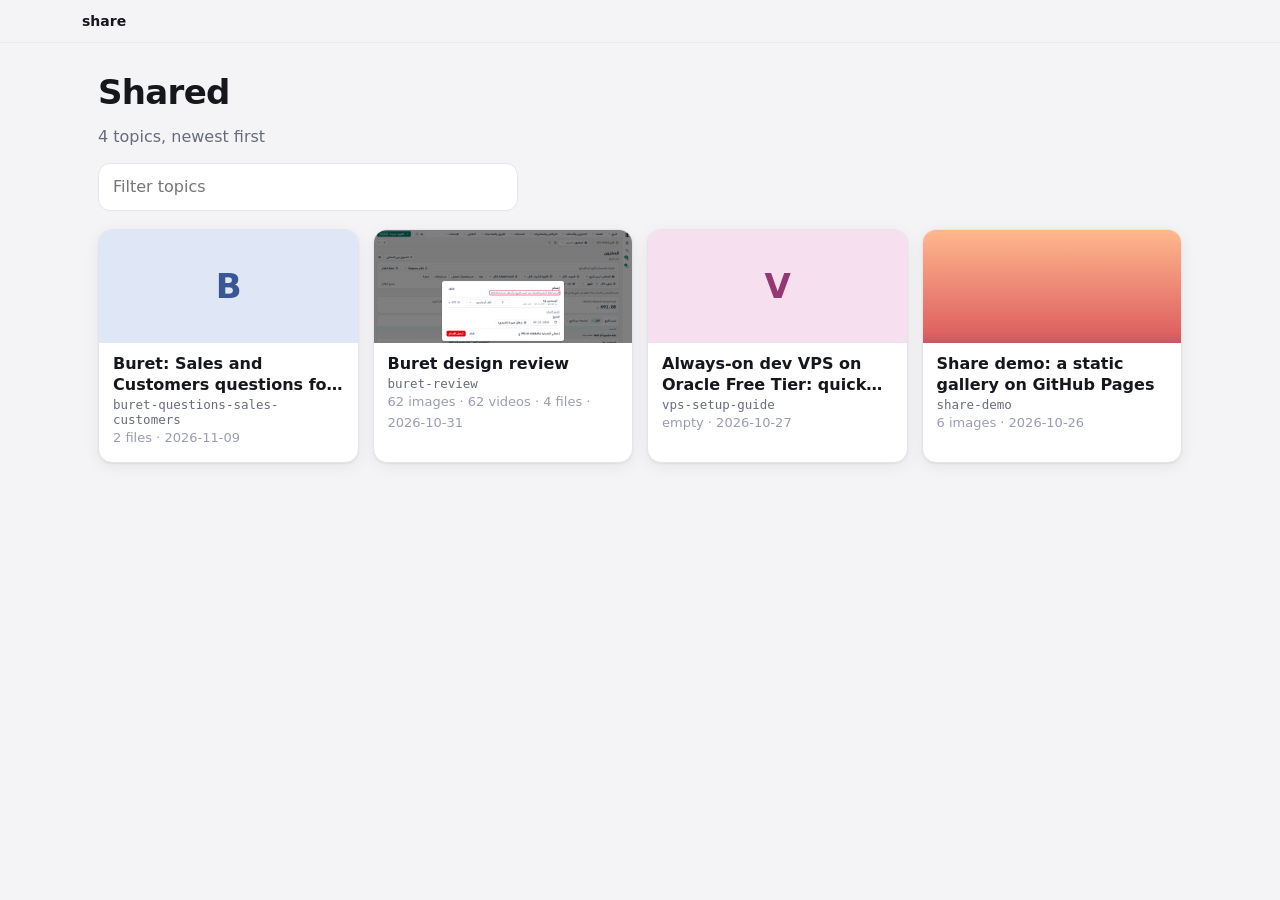
<file: index.html>
<!doctype html><html lang="en"><head><meta charset="utf-8">
<meta name="viewport" content="width=device-width,initial-scale=1,viewport-fit=cover">
<meta name="color-scheme" content="light dark"><meta name="theme-color" content="#f5f5f7" media="(prefers-color-scheme: light)">
<meta name="theme-color" content="#0e0f13" media="(prefers-color-scheme: dark)">
<link rel="icon" href="./_share/icon.svg?v=1793607868"><link rel="stylesheet" href="./_share/app.css?v=1793607868">
<title>Shared</title><script>document.documentElement.classList.add("js")</script></head><body class="index">
<header class="bar"><nav class="crumbs"><a href="./" class="home">share</a></nav></header>
<main><div class="hero"><h1>Shared</h1><p class="lede">4 topics, newest first</p><input class="filter" type="search" placeholder="Filter topics" aria-label="Filter topics" autocomplete="off"></div><div class="topics"><a class="topic" href="./buret-questions-sales-customers/" style="--h:220" data-filter="buret-questions-sales-customers buret: sales and customers questions for moaz and mostafa"><div class="cover"><span class="initial">B</span></div><div class="meta"><strong>Buret: Sales and Customers questions for Moaz and Mostafa</strong><span class="slug">buret-questions-sales-customers</span><span class="sub">2 files · <time datetime="2026-11-09T07:35" title="2026-11-09 07:35">2026-11-09</time></span></div></a><a class="topic" href="./buret-review/" style="--h:345" data-filter="buret-review buret design review"><div class="cover"><img loading="lazy" decoding="async" src="./buret-review/D1.png" alt=""></div><div class="meta"><strong>Buret design review</strong><span class="slug">buret-review</span><span class="sub">62 images · 62 videos · 4 files · <time datetime="2026-10-31T07:20" title="2026-10-31 07:20">2026-10-31</time></span></div></a><a class="topic" href="./vps-setup-guide/" style="--h:322" data-filter="vps-setup-guide always-on dev vps on oracle free tier: quick guide"><div class="cover"><span class="initial">V</span></div><div class="meta"><strong>Always-on dev VPS on Oracle Free Tier: quick guide</strong><span class="slug">vps-setup-guide</span><span class="sub">empty · <time datetime="2026-10-27T13:09" title="2026-10-27 13:09">2026-10-27</time></span></div></a><a class="topic" href="./share-demo/" style="--h:36" data-filter="share-demo share demo: a static gallery on github pages"><div class="cover"><img loading="lazy" decoding="async" src="./share-demo/01-sunrise.png" alt=""></div><div class="meta"><strong>Share demo: a static gallery on GitHub Pages</strong><span class="slug">share-demo</span><span class="sub">6 images · <time datetime="2026-10-26T21:42" title="2026-10-26 21:42">2026-10-26</time></span></div></a></div></main>
<script src="./_share/viewer.js?v=1793607868" defer></script></body></html>
</file>
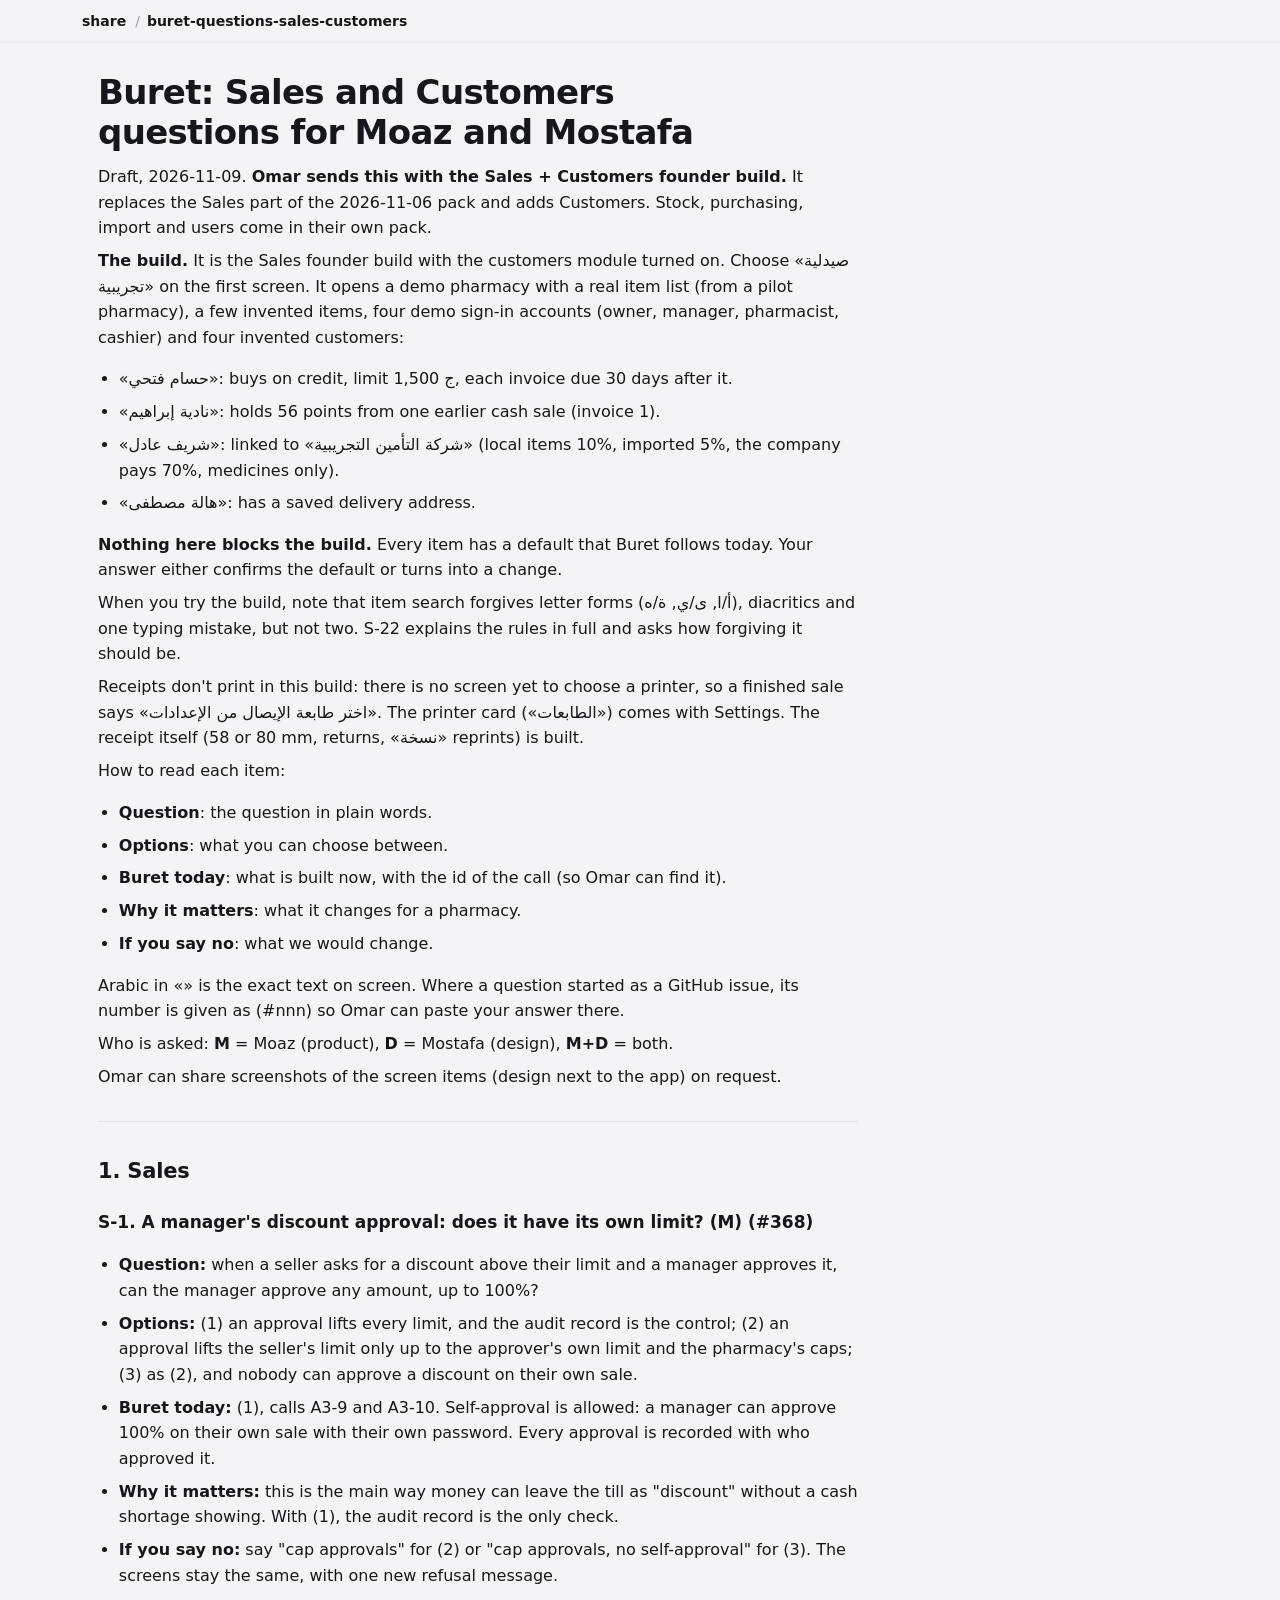
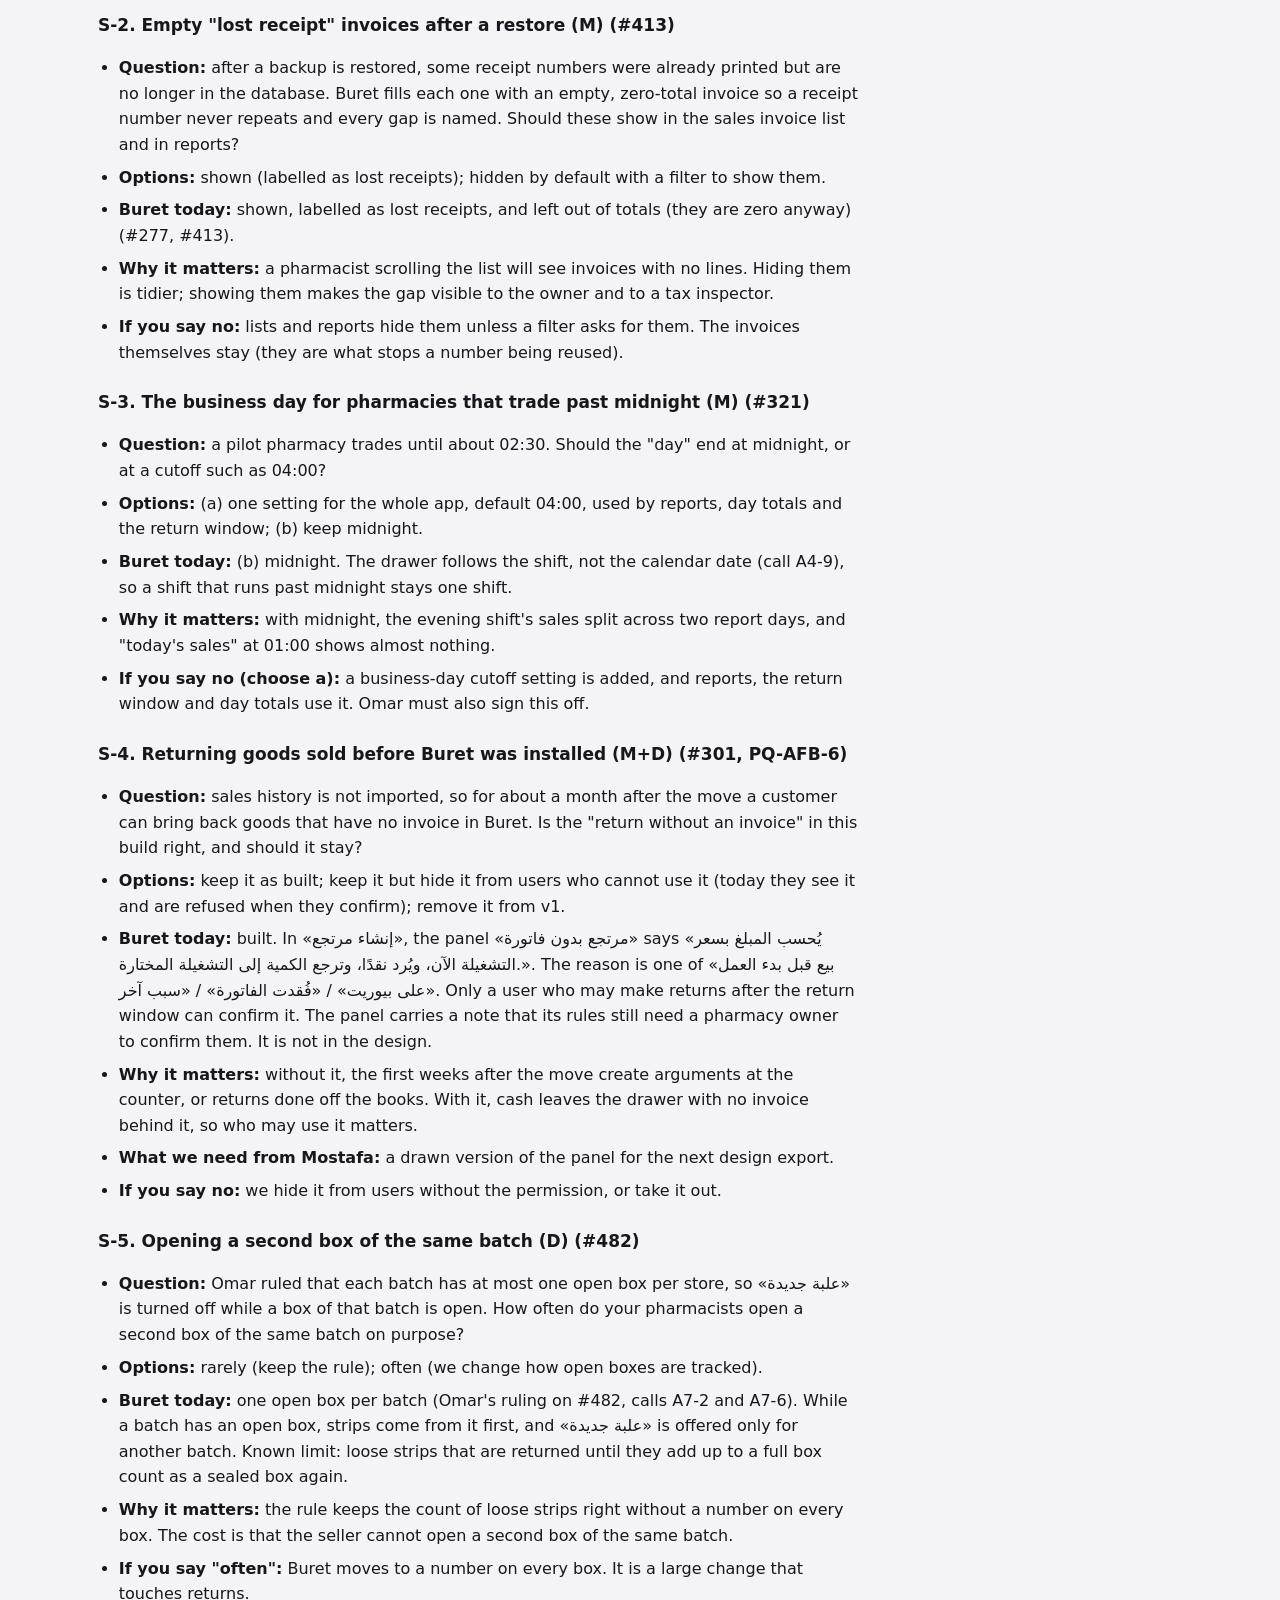
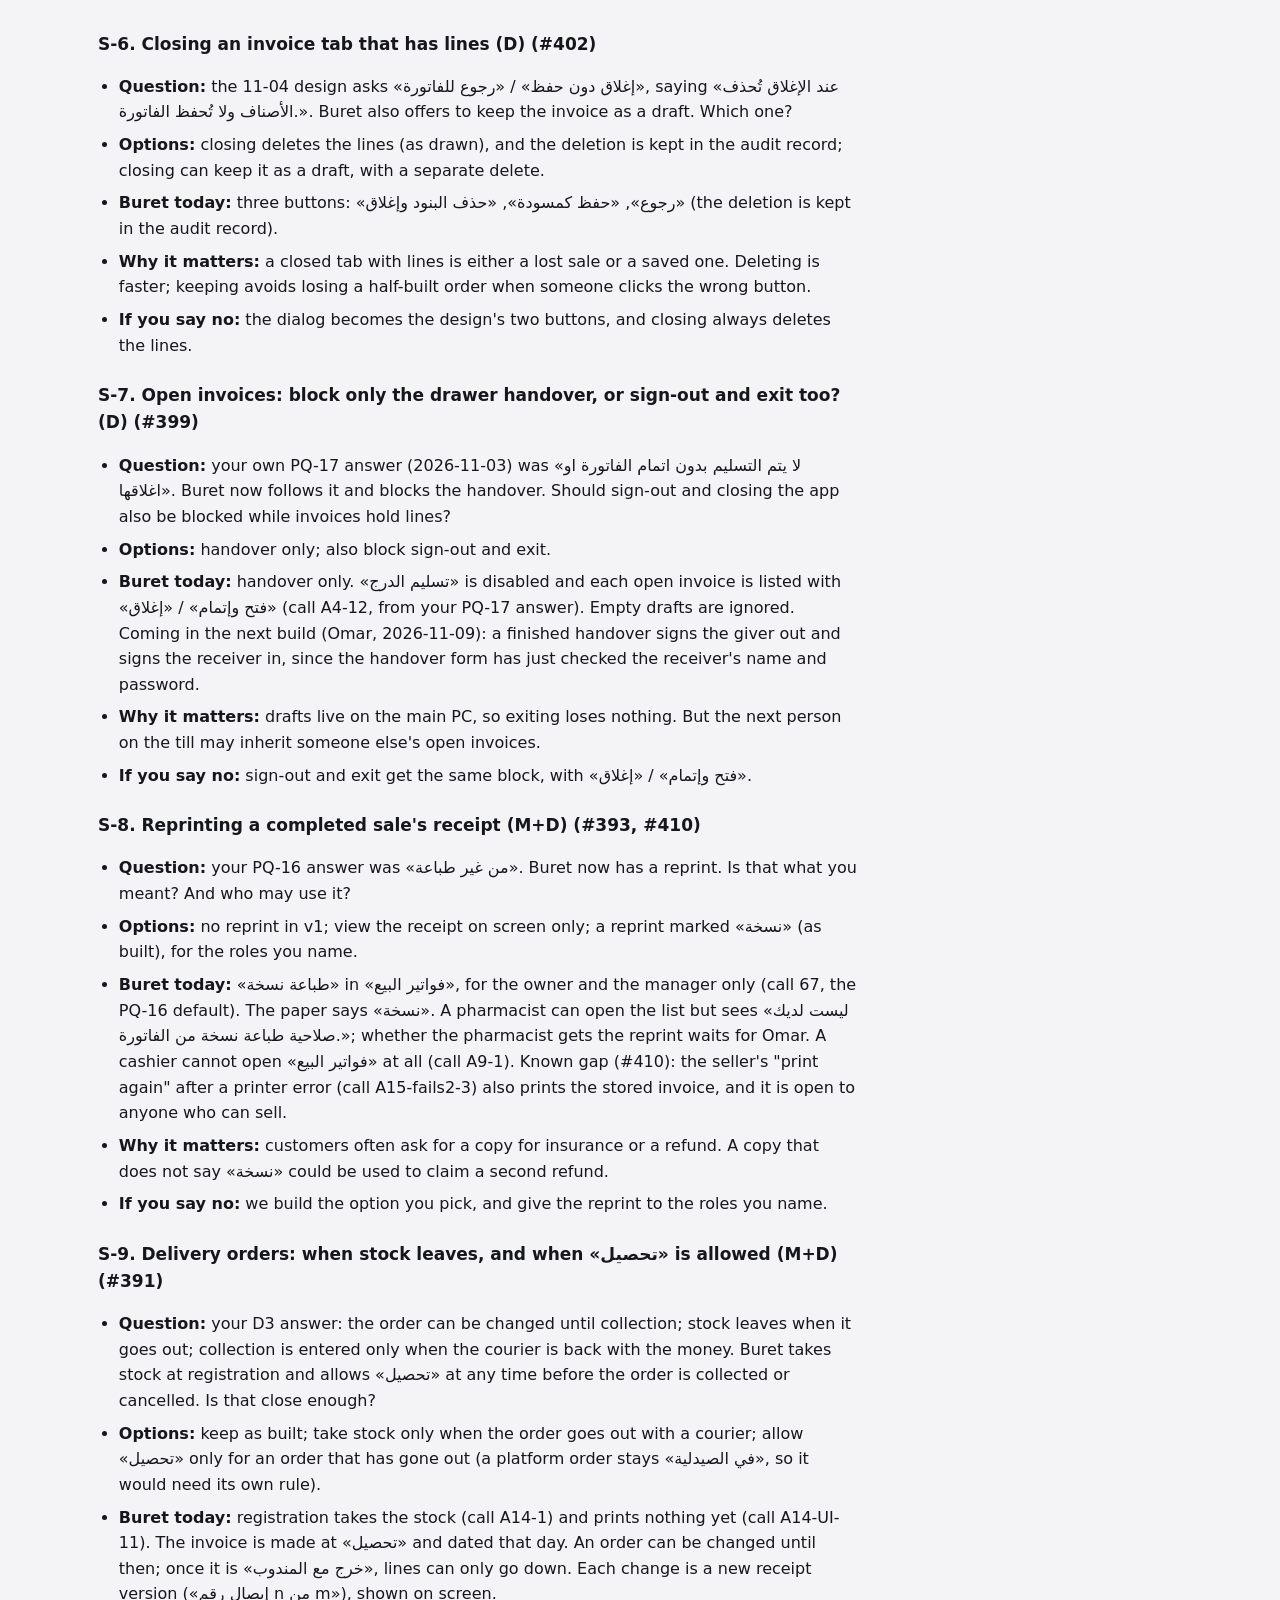
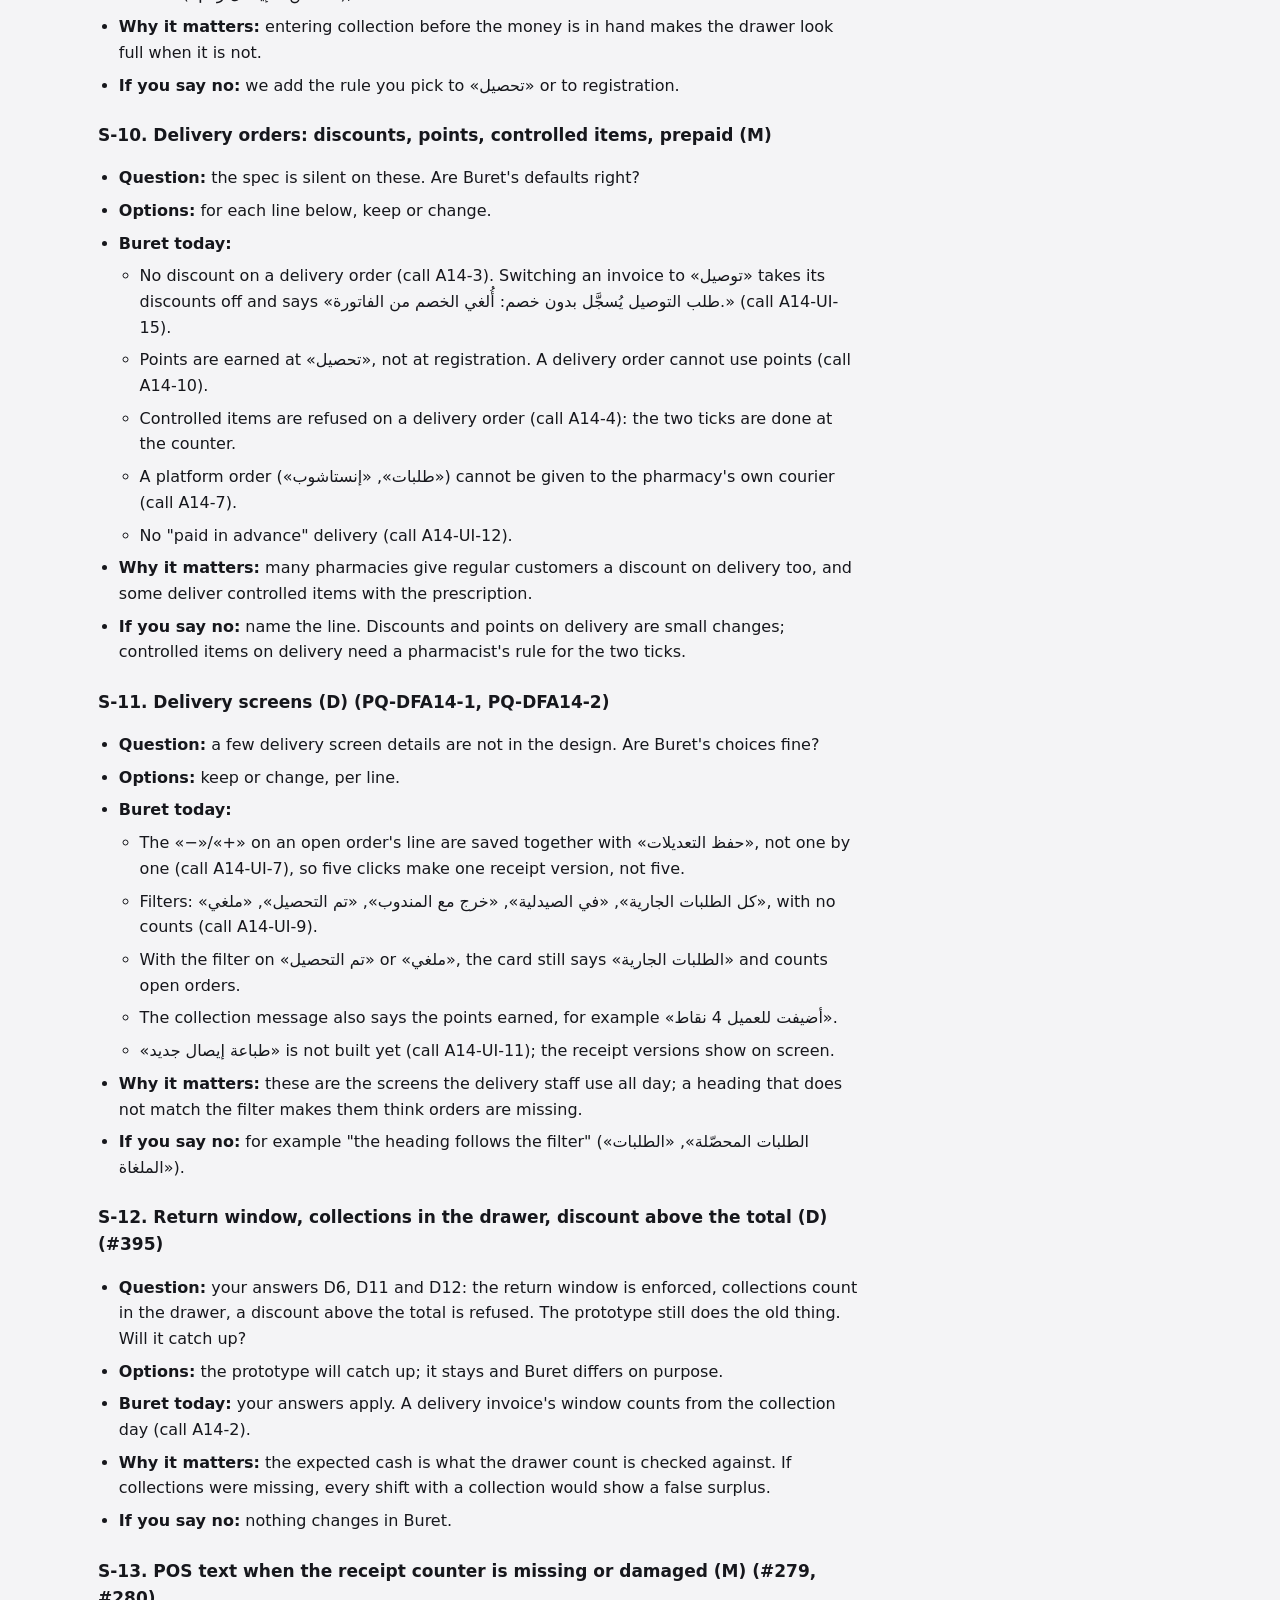
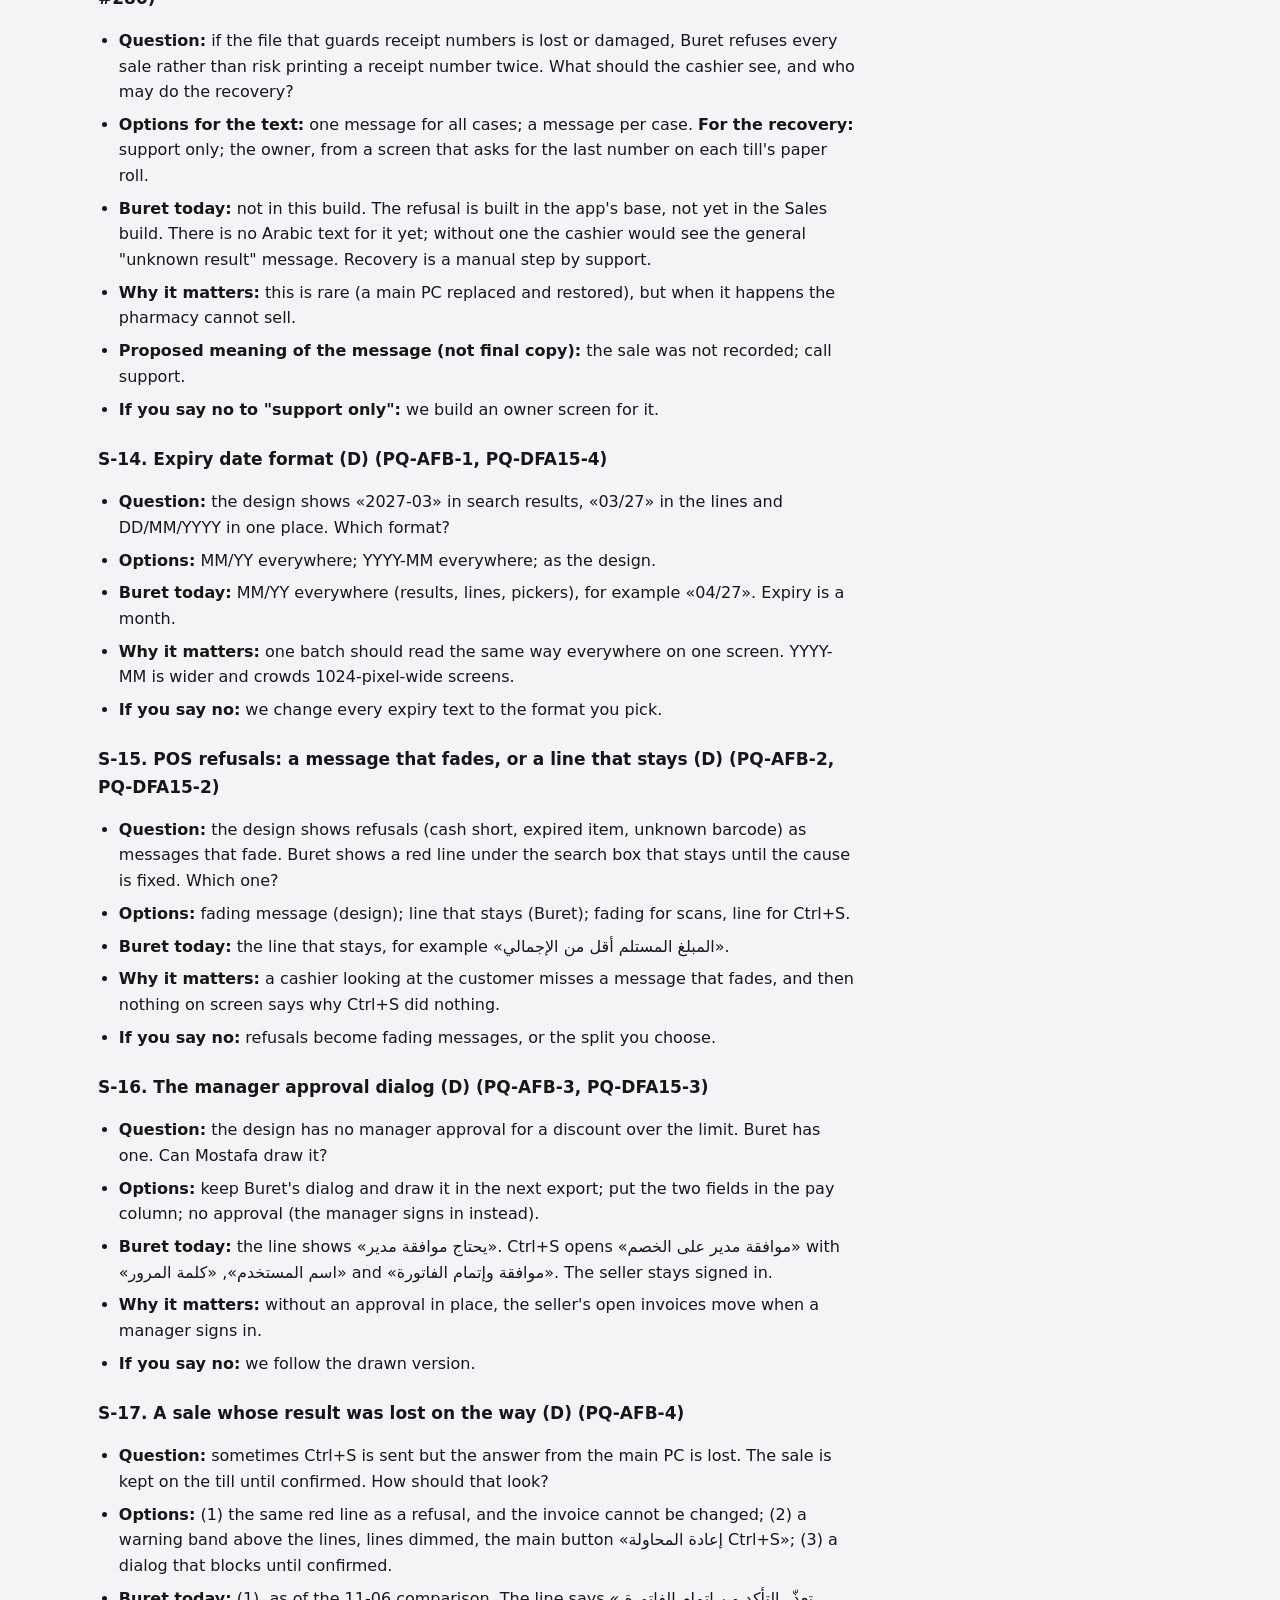
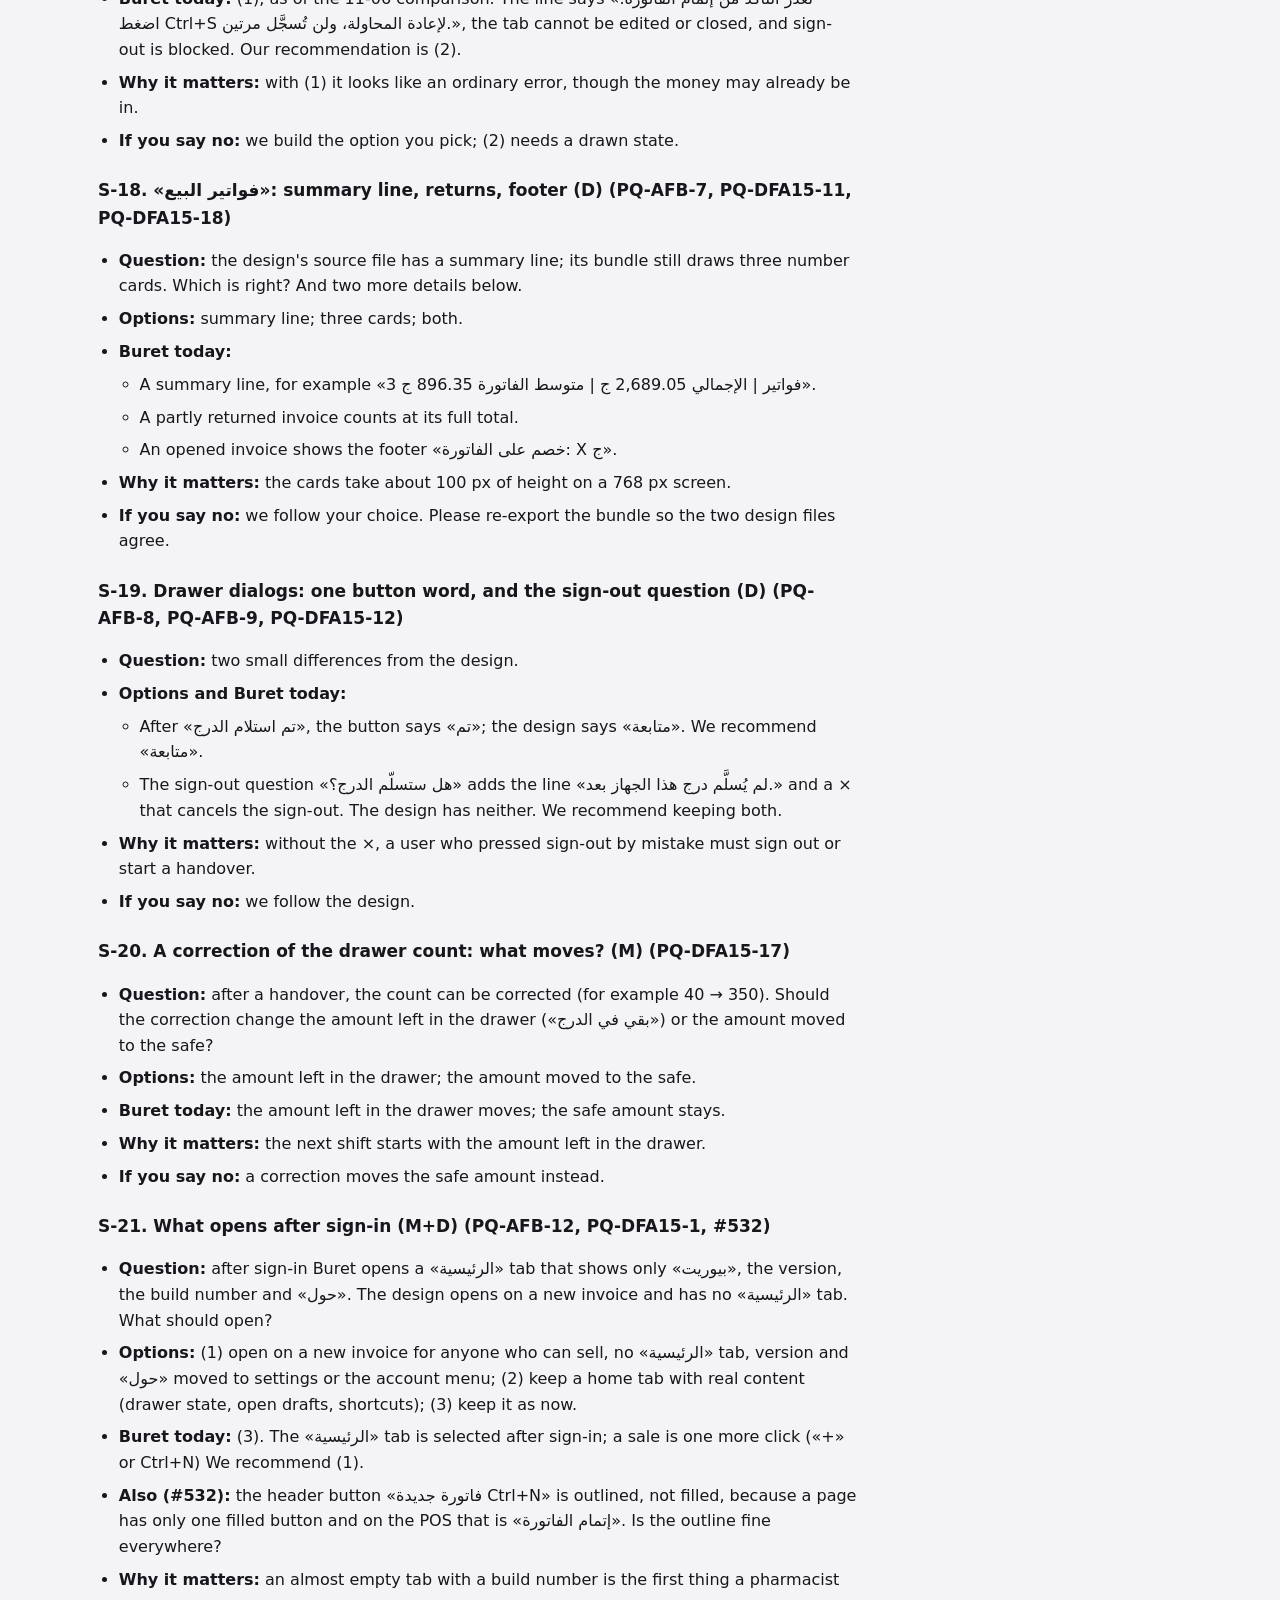
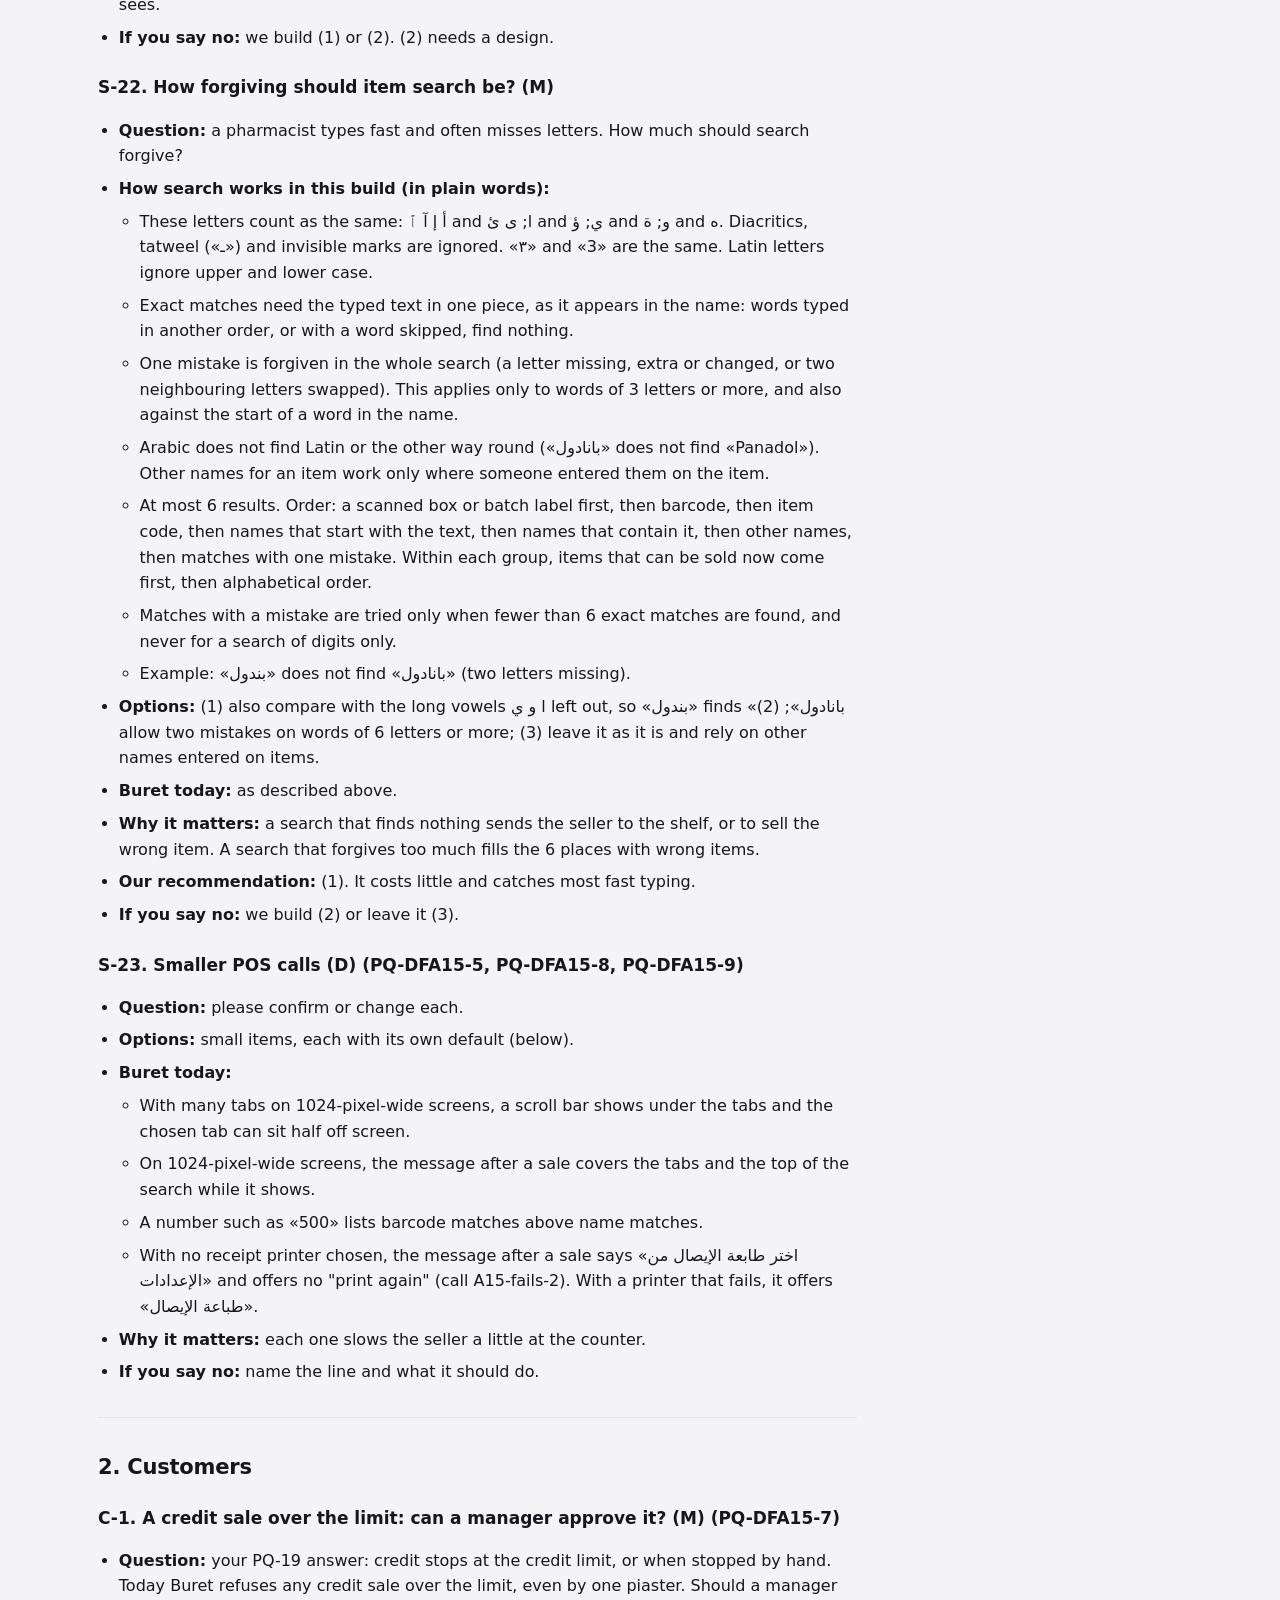
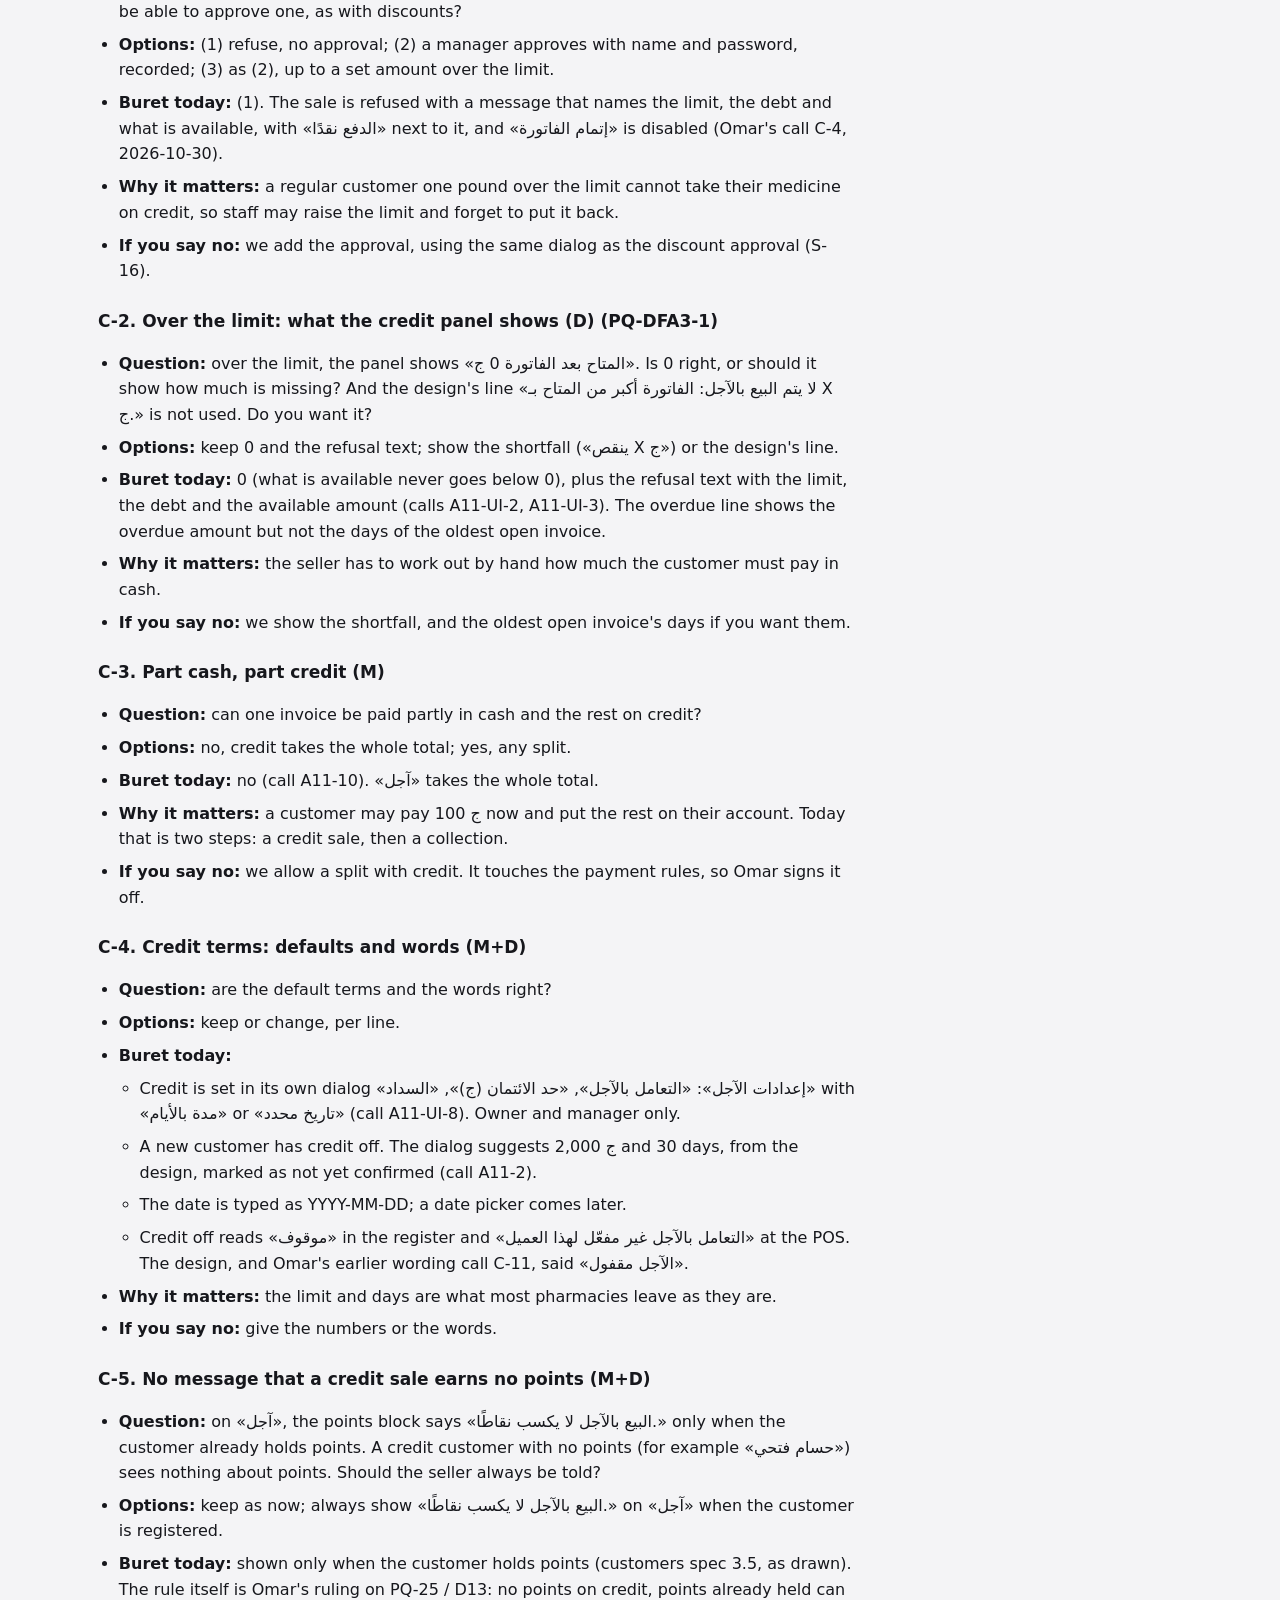
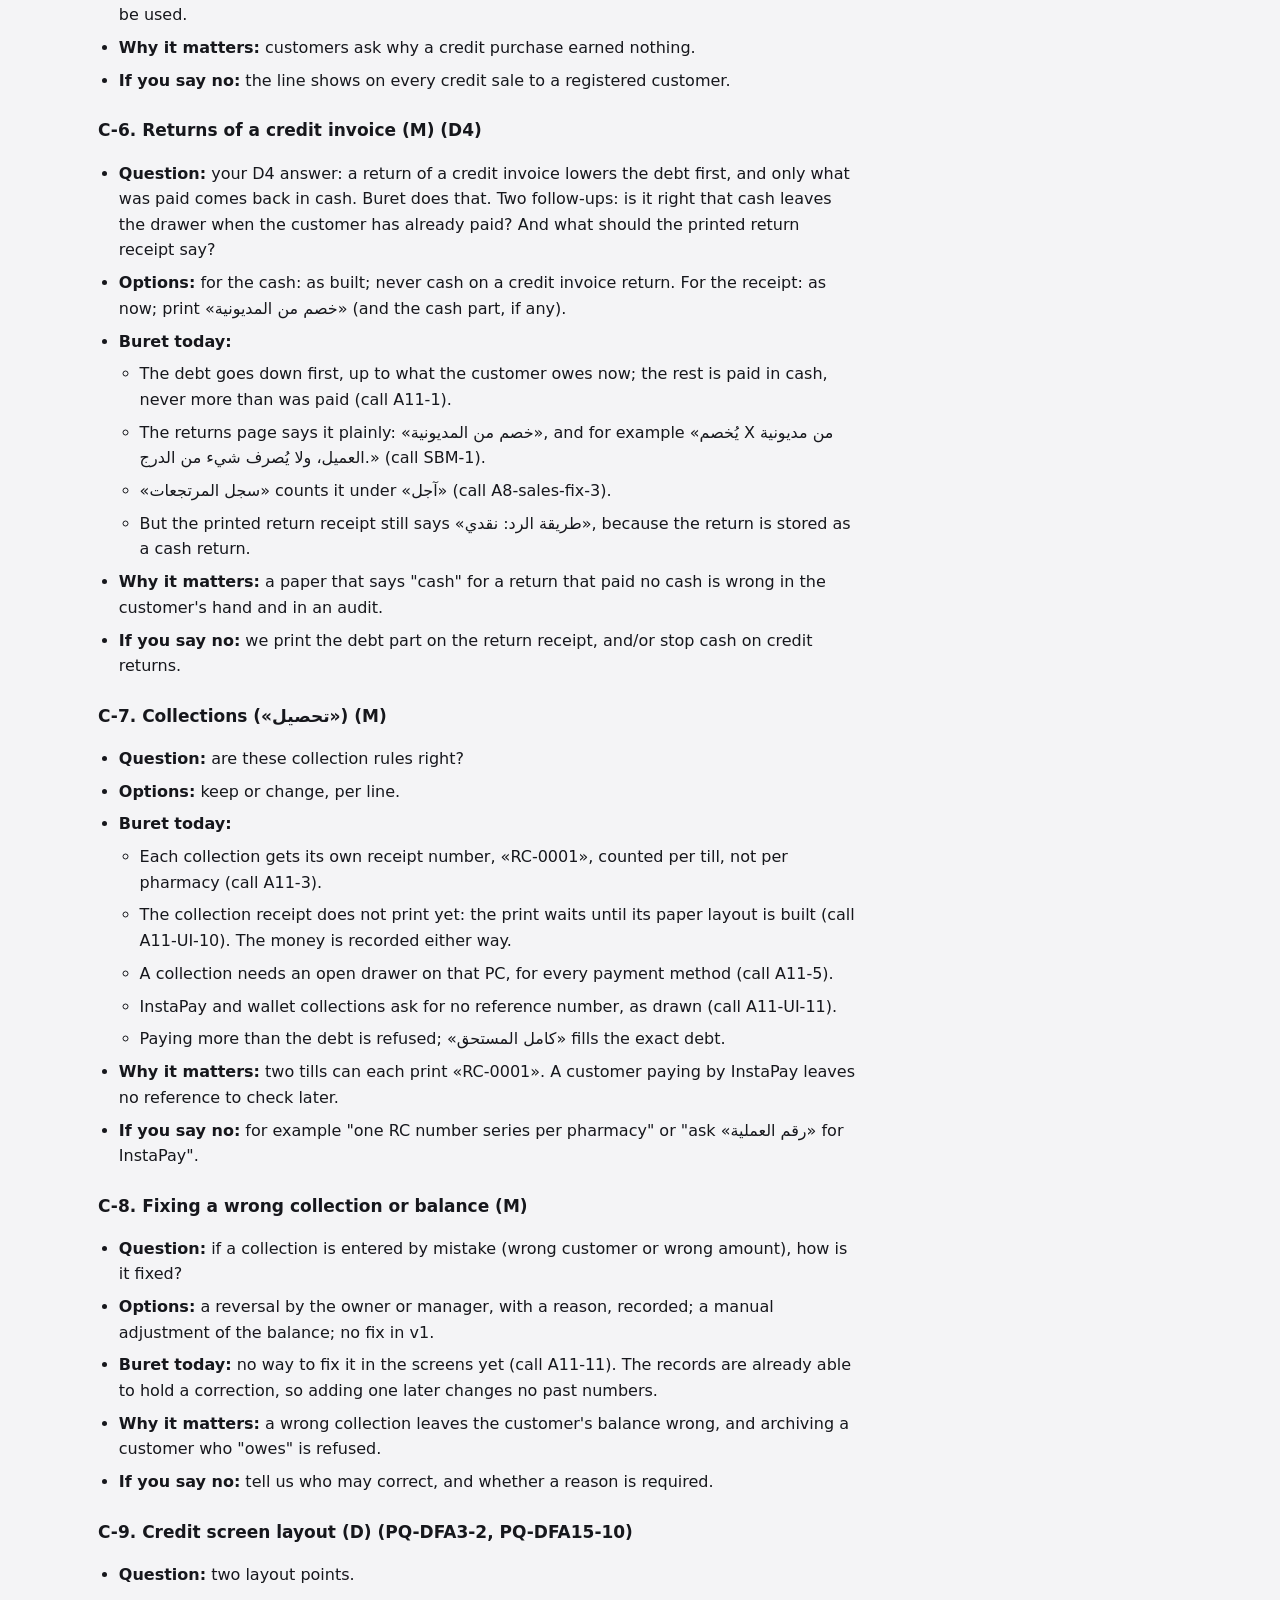
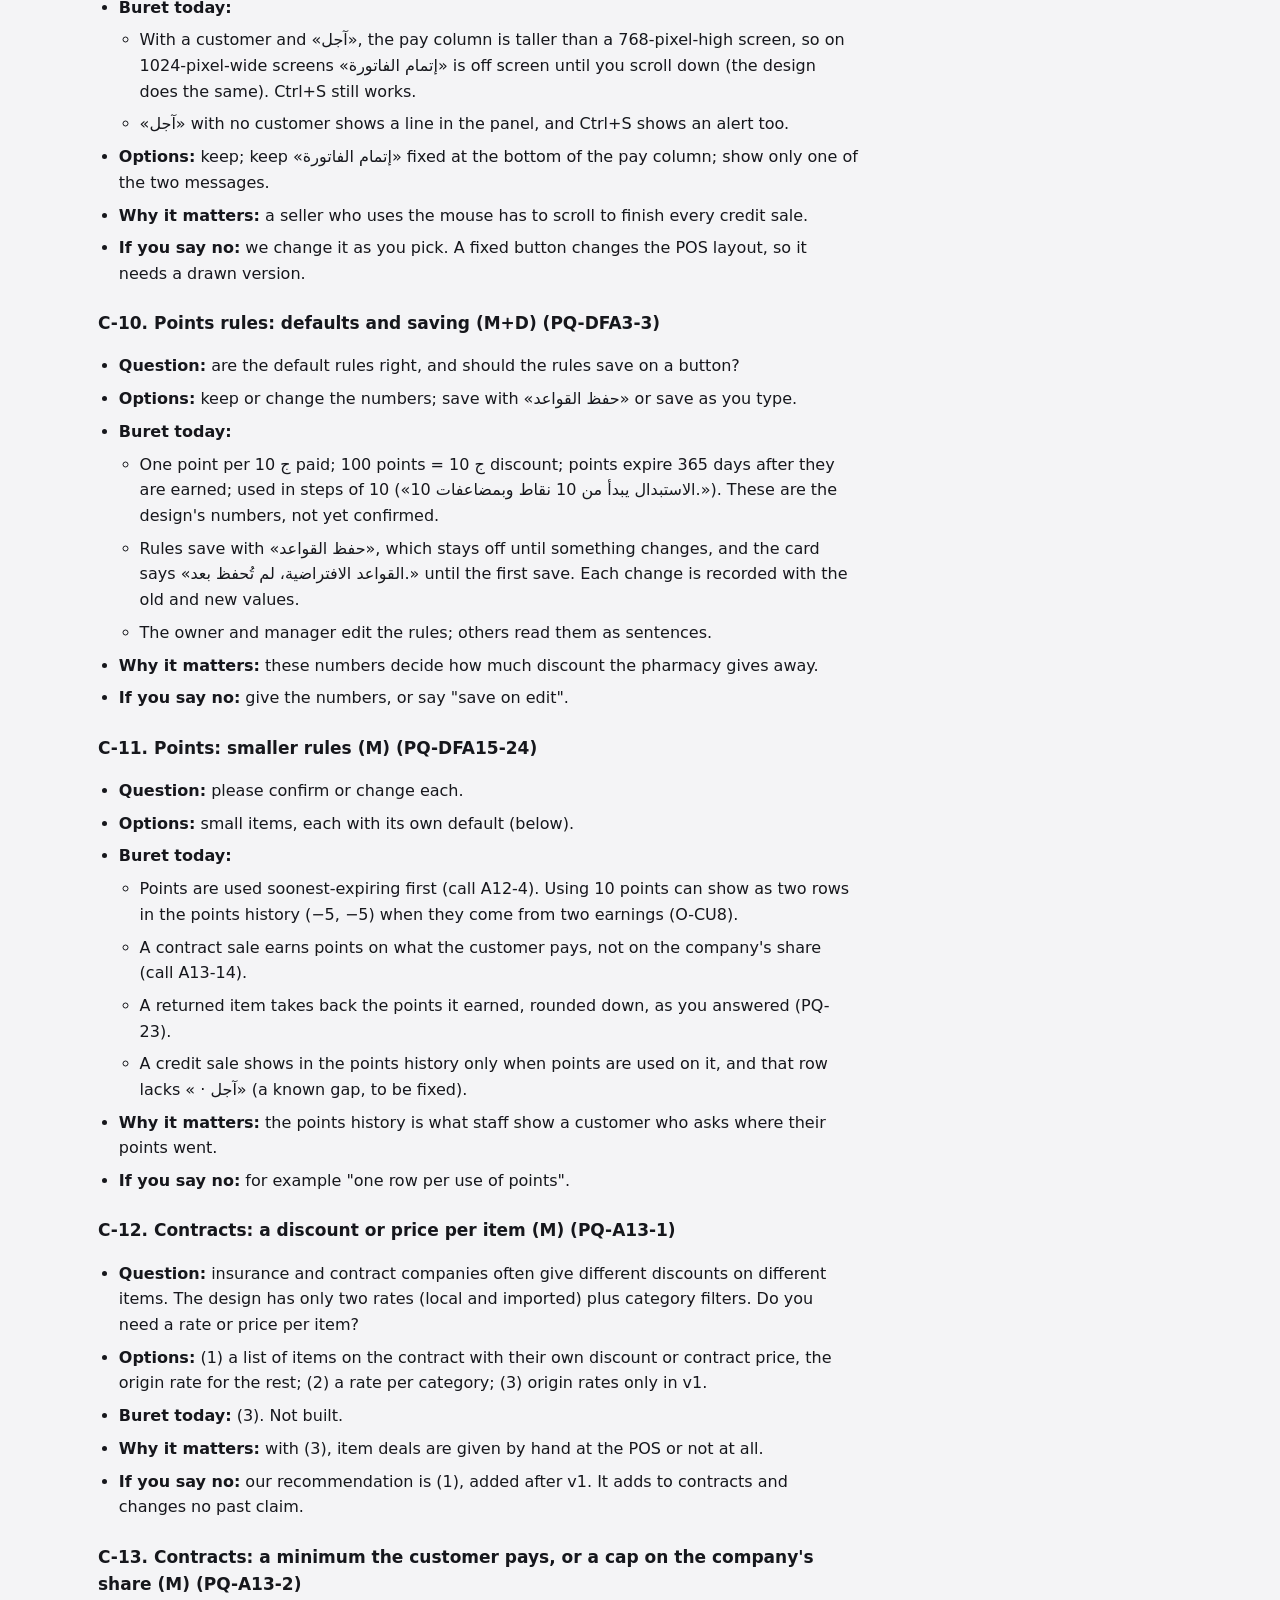
<file: buret-questions-sales-customers/index.html>
<!doctype html><html lang="en"><head><meta charset="utf-8">
<meta name="viewport" content="width=device-width,initial-scale=1,viewport-fit=cover">
<meta name="color-scheme" content="light dark"><meta name="theme-color" content="#f5f5f7" media="(prefers-color-scheme: light)">
<meta name="theme-color" content="#0e0f13" media="(prefers-color-scheme: dark)">
<link rel="icon" href="../_share/icon.svg?v=1793607868"><link rel="stylesheet" href="../_share/app.css?v=1793607868">
<title>Buret: Sales and Customers questions for Moaz and Mostafa</title><script>document.documentElement.classList.add("js")</script></head><body class="folder">
<header class="bar"><nav class="crumbs"><a href="../" class="home">share</a><span class="sep">/</span><span aria-current="page">buret-questions-sales-customers</span></nav></header>
<main><article class="prose readme"><h1>Buret: Sales and Customers questions for Moaz and Mostafa</h1>
<p>Draft, 2026-11-09. <strong>Omar sends this with the Sales + Customers founder build.</strong> It replaces the Sales part of the 2026-11-06 pack and adds Customers. Stock, purchasing, import and users come in their own pack.</p>
<p><strong>The build.</strong> It is the Sales founder build with the customers module turned on. Choose «صيدلية تجريبية» on the first screen. It opens a demo pharmacy with a real item list (from a pilot pharmacy), a few invented items, four demo sign-in accounts (owner, manager, pharmacist, cashier) and four invented customers:</p>
<ul>
<li>«حسام فتحي»: buys on credit, limit 1,500 ج, each invoice due 30 days after it.</li>
<li>«نادية إبراهيم»: holds 56 points from one earlier cash sale (invoice 1).</li>
<li>«شريف عادل»: linked to «شركة التأمين التجريبية» (local items 10%, imported 5%, the company pays 70%, medicines only).</li>
<li>«هالة مصطفى»: has a saved delivery address.</li>
</ul>
<p><strong>Nothing here blocks the build.</strong> Every item has a default that Buret follows today. Your answer either confirms the default or turns into a change.</p>
<p>When you try the build, note that item search forgives letter forms (أ/ا, ى/ي, ة/ه), diacritics and one typing mistake, but not two. S-22 explains the rules in full and asks how forgiving it should be.</p>
<p>Receipts don't print in this build: there is no screen yet to choose a printer, so a finished sale says «اختر طابعة الإيصال من الإعدادات». The printer card («الطابعات») comes with Settings. The receipt itself (58 or 80 mm, returns, «نسخة» reprints) is built.</p>
<p>How to read each item:</p>
<ul>
<li><strong>Question</strong>: the question in plain words.</li>
<li><strong>Options</strong>: what you can choose between.</li>
<li><strong>Buret today</strong>: what is built now, with the id of the call (so Omar can find it).</li>
<li><strong>Why it matters</strong>: what it changes for a pharmacy.</li>
<li><strong>If you say no</strong>: what we would change.</li>
</ul>
<p>Arabic in «» is the exact text on screen. Where a question started as a GitHub issue, its number is given as (#nnn) so Omar can paste your answer there.</p>
<p>Who is asked: <strong>M</strong> = Moaz (product), <strong>D</strong> = Mostafa (design), <strong>M+D</strong> = both.</p>
<p>Omar can share screenshots of the screen items (design next to the app) on request.</p>
<hr>
<h2>1. Sales</h2>
<h3>S-1. A manager's discount approval: does it have its own limit? (M) (#368)</h3>
<ul>
<li><strong>Question:</strong> when a seller asks for a discount above their limit and a manager approves it, can the manager approve any amount, up to 100%?</li>
<li><strong>Options:</strong> (1) an approval lifts every limit, and the audit record is the control; (2) an approval lifts the seller's limit only up to the approver's own limit and the pharmacy's caps; (3) as (2), and nobody can approve a discount on their own sale.</li>
<li><strong>Buret today:</strong> (1), calls A3-9 and A3-10. Self-approval is allowed: a manager can approve 100% on their own sale with their own password. Every approval is recorded with who approved it.</li>
<li><strong>Why it matters:</strong> this is the main way money can leave the till as "discount" without a cash shortage showing. With (1), the audit record is the only check.</li>
<li><strong>If you say no:</strong> say "cap approvals" for (2) or "cap approvals, no self-approval" for (3). The screens stay the same, with one new refusal message.</li>
</ul>
<h3>S-2. Empty "lost receipt" invoices after a restore (M) (#413)</h3>
<ul>
<li><strong>Question:</strong> after a backup is restored, some receipt numbers were already printed but are no longer in the database. Buret fills each one with an empty, zero-total invoice so a receipt number never repeats and every gap is named. Should these show in the sales invoice list and in reports?</li>
<li><strong>Options:</strong> shown (labelled as lost receipts); hidden by default with a filter to show them.</li>
<li><strong>Buret today:</strong> shown, labelled as lost receipts, and left out of totals (they are zero anyway) (#277, #413).</li>
<li><strong>Why it matters:</strong> a pharmacist scrolling the list will see invoices with no lines. Hiding them is tidier; showing them makes the gap visible to the owner and to a tax inspector.</li>
<li><strong>If you say no:</strong> lists and reports hide them unless a filter asks for them. The invoices themselves stay (they are what stops a number being reused).</li>
</ul>
<h3>S-3. The business day for pharmacies that trade past midnight (M) (#321)</h3>
<ul>
<li><strong>Question:</strong> a pilot pharmacy trades until about 02:30. Should the "day" end at midnight, or at a cutoff such as 04:00?</li>
<li><strong>Options:</strong> (a) one setting for the whole app, default 04:00, used by reports, day totals and the return window; (b) keep midnight.</li>
<li><strong>Buret today:</strong> (b) midnight. The drawer follows the shift, not the calendar date (call A4-9), so a shift that runs past midnight stays one shift.</li>
<li><strong>Why it matters:</strong> with midnight, the evening shift's sales split across two report days, and "today's sales" at 01:00 shows almost nothing.</li>
<li><strong>If you say no (choose a):</strong> a business-day cutoff setting is added, and reports, the return window and day totals use it. Omar must also sign this off.</li>
</ul>
<h3>S-4. Returning goods sold before Buret was installed (M+D) (#301, PQ-AFB-6)</h3>
<ul>
<li><strong>Question:</strong> sales history is not imported, so for about a month after the move a customer can bring back goods that have no invoice in Buret. Is the "return without an invoice" in this build right, and should it stay?</li>
<li><strong>Options:</strong> keep it as built; keep it but hide it from users who cannot use it (today they see it and are refused when they confirm); remove it from v1.</li>
<li><strong>Buret today:</strong> built. In «إنشاء مرتجع», the panel «مرتجع بدون فاتورة» says «يُحسب المبلغ بسعر التشغيلة الآن، ويُرد نقدًا، وترجع الكمية إلى التشغيلة المختارة.». The reason is one of «بيع قبل بدء العمل على بيوريت» / «فُقدت الفاتورة» / «سبب آخر». Only a user who may make returns after the return window can confirm it. The panel carries a note that its rules still need a pharmacy owner to confirm them. It is not in the design.</li>
<li><strong>Why it matters:</strong> without it, the first weeks after the move create arguments at the counter, or returns done off the books. With it, cash leaves the drawer with no invoice behind it, so who may use it matters.</li>
<li><strong>What we need from Mostafa:</strong> a drawn version of the panel for the next design export.</li>
<li><strong>If you say no:</strong> we hide it from users without the permission, or take it out.</li>
</ul>
<h3>S-5. Opening a second box of the same batch (D) (#482)</h3>
<ul>
<li><strong>Question:</strong> Omar ruled that each batch has at most one open box per store, so «علبة جديدة» is turned off while a box of that batch is open. How often do your pharmacists open a second box of the same batch on purpose?</li>
<li><strong>Options:</strong> rarely (keep the rule); often (we change how open boxes are tracked).</li>
<li><strong>Buret today:</strong> one open box per batch (Omar's ruling on #482, calls A7-2 and A7-6). While a batch has an open box, strips come from it first, and «علبة جديدة» is offered only for another batch. Known limit: loose strips that are returned until they add up to a full box count as a sealed box again.</li>
<li><strong>Why it matters:</strong> the rule keeps the count of loose strips right without a number on every box. The cost is that the seller cannot open a second box of the same batch.</li>
<li><strong>If you say "often":</strong> Buret moves to a number on every box. It is a large change that touches returns.</li>
</ul>
<h3>S-6. Closing an invoice tab that has lines (D) (#402)</h3>
<ul>
<li><strong>Question:</strong> the 11-04 design asks «إغلاق دون حفظ» / «رجوع للفاتورة», saying «عند الإغلاق تُحذف الأصناف ولا تُحفظ الفاتورة.». Buret also offers to keep the invoice as a draft. Which one?</li>
<li><strong>Options:</strong> closing deletes the lines (as drawn), and the deletion is kept in the audit record; closing can keep it as a draft, with a separate delete.</li>
<li><strong>Buret today:</strong> three buttons: «رجوع», «حفظ كمسودة», «حذف البنود وإغلاق» (the deletion is kept in the audit record).</li>
<li><strong>Why it matters:</strong> a closed tab with lines is either a lost sale or a saved one. Deleting is faster; keeping avoids losing a half-built order when someone clicks the wrong button.</li>
<li><strong>If you say no:</strong> the dialog becomes the design's two buttons, and closing always deletes the lines.</li>
</ul>
<h3>S-7. Open invoices: block only the drawer handover, or sign-out and exit too? (D) (#399)</h3>
<ul>
<li><strong>Question:</strong> your own PQ-17 answer (2026-11-03) was «لا يتم التسليم بدون اتمام الفاتورة او اغلاقها». Buret now follows it and blocks the handover. Should sign-out and closing the app also be blocked while invoices hold lines?</li>
<li><strong>Options:</strong> handover only; also block sign-out and exit.</li>
<li><strong>Buret today:</strong> handover only. «تسليم الدرج» is disabled and each open invoice is listed with «فتح وإتمام» / «إغلاق» (call A4-12, from your PQ-17 answer). Empty drafts are ignored. Coming in the next build (Omar, 2026-11-09): a finished handover signs the giver out and signs the receiver in, since the handover form has just checked the receiver's name and password.</li>
<li><strong>Why it matters:</strong> drafts live on the main PC, so exiting loses nothing. But the next person on the till may inherit someone else's open invoices.</li>
<li><strong>If you say no:</strong> sign-out and exit get the same block, with «فتح وإتمام» / «إغلاق».</li>
</ul>
<h3>S-8. Reprinting a completed sale's receipt (M+D) (#393, #410)</h3>
<ul>
<li><strong>Question:</strong> your PQ-16 answer was «من غير طباعة». Buret now has a reprint. Is that what you meant? And who may use it?</li>
<li><strong>Options:</strong> no reprint in v1; view the receipt on screen only; a reprint marked «نسخة» (as built), for the roles you name.</li>
<li><strong>Buret today:</strong> «طباعة نسخة» in «فواتير البيع», for the owner and the manager only (call 67, the PQ-16 default). The paper says «نسخة». A pharmacist can open the list but sees «ليست لديك صلاحية طباعة نسخة من الفاتورة.»; whether the pharmacist gets the reprint waits for Omar. A cashier cannot open «فواتير البيع» at all (call A9-1). Known gap (#410): the seller's "print again" after a printer error (call A15-fails2-3) also prints the stored invoice, and it is open to anyone who can sell.</li>
<li><strong>Why it matters:</strong> customers often ask for a copy for insurance or a refund. A copy that does not say «نسخة» could be used to claim a second refund.</li>
<li><strong>If you say no:</strong> we build the option you pick, and give the reprint to the roles you name.</li>
</ul>
<h3>S-9. Delivery orders: when stock leaves, and when «تحصيل» is allowed (M+D) (#391)</h3>
<ul>
<li><strong>Question:</strong> your D3 answer: the order can be changed until collection; stock leaves when it goes out; collection is entered only when the courier is back with the money. Buret takes stock at registration and allows «تحصيل» at any time before the order is collected or cancelled. Is that close enough?</li>
<li><strong>Options:</strong> keep as built; take stock only when the order goes out with a courier; allow «تحصيل» only for an order that has gone out (a platform order stays «في الصيدلية», so it would need its own rule).</li>
<li><strong>Buret today:</strong> registration takes the stock (call A14-1) and prints nothing yet (call A14-UI-11). The invoice is made at «تحصيل» and dated that day. An order can be changed until then; once it is «خرج مع المندوب», lines can only go down. Each change is a new receipt version («إيصال رقم n من m»), shown on screen.</li>
<li><strong>Why it matters:</strong> entering collection before the money is in hand makes the drawer look full when it is not.</li>
<li><strong>If you say no:</strong> we add the rule you pick to «تحصيل» or to registration.</li>
</ul>
<h3>S-10. Delivery orders: discounts, points, controlled items, prepaid (M)</h3>
<ul>
<li><strong>Question:</strong> the spec is silent on these. Are Buret's defaults right?</li>
<li><strong>Options:</strong> for each line below, keep or change.</li>
<li><strong>Buret today:</strong>
<ul>
<li>No discount on a delivery order (call A14-3). Switching an invoice to «توصيل» takes its discounts off and says «طلب التوصيل يُسجَّل بدون خصم: أُلغي الخصم من الفاتورة.» (call A14-UI-15).</li>
<li>Points are earned at «تحصيل», not at registration. A delivery order cannot use points (call A14-10).</li>
<li>Controlled items are refused on a delivery order (call A14-4): the two ticks are done at the counter.</li>
<li>A platform order («طلبات», «إنستاشوب») cannot be given to the pharmacy's own courier (call A14-7).</li>
<li>No "paid in advance" delivery (call A14-UI-12).</li>
</ul>
<li><strong>Why it matters:</strong> many pharmacies give regular customers a discount on delivery too, and some deliver controlled items with the prescription.</li>
<li><strong>If you say no:</strong> name the line. Discounts and points on delivery are small changes; controlled items on delivery need a pharmacist's rule for the two ticks.</li>
</ul>
<h3>S-11. Delivery screens (D) (PQ-DFA14-1, PQ-DFA14-2)</h3>
<ul>
<li><strong>Question:</strong> a few delivery screen details are not in the design. Are Buret's choices fine?</li>
<li><strong>Options:</strong> keep or change, per line.</li>
<li><strong>Buret today:</strong>
<ul>
<li>The «−»/«+» on an open order's line are saved together with «حفظ التعديلات», not one by one (call A14-UI-7), so five clicks make one receipt version, not five.</li>
<li>Filters: «كل الطلبات الجارية», «في الصيدلية», «خرج مع المندوب», «تم التحصيل», «ملغي», with no counts (call A14-UI-9).</li>
<li>With the filter on «تم التحصيل» or «ملغي», the card still says «الطلبات الجارية» and counts open orders.</li>
<li>The collection message also says the points earned, for example «أضيفت للعميل 4 نقاط».</li>
<li>«طباعة إيصال جديد» is not built yet (call A14-UI-11); the receipt versions show on screen.</li>
</ul>
<li><strong>Why it matters:</strong> these are the screens the delivery staff use all day; a heading that does not match the filter makes them think orders are missing.</li>
<li><strong>If you say no:</strong> for example "the heading follows the filter" («الطلبات المحصّلة», «الطلبات الملغاة»).</li>
</ul>
<h3>S-12. Return window, collections in the drawer, discount above the total (D) (#395)</h3>
<ul>
<li><strong>Question:</strong> your answers D6, D11 and D12: the return window is enforced, collections count in the drawer, a discount above the total is refused. The prototype still does the old thing. Will it catch up?</li>
<li><strong>Options:</strong> the prototype will catch up; it stays and Buret differs on purpose.</li>
<li><strong>Buret today:</strong> your answers apply. A delivery invoice's window counts from the collection day (call A14-2).</li>
<li><strong>Why it matters:</strong> the expected cash is what the drawer count is checked against. If collections were missing, every shift with a collection would show a false surplus.</li>
<li><strong>If you say no:</strong> nothing changes in Buret.</li>
</ul>
<h3>S-13. POS text when the receipt counter is missing or damaged (M) (#279, #280)</h3>
<ul>
<li><strong>Question:</strong> if the file that guards receipt numbers is lost or damaged, Buret refuses every sale rather than risk printing a receipt number twice. What should the cashier see, and who may do the recovery?</li>
<li><strong>Options for the text:</strong> one message for all cases; a message per case. <strong>For the recovery:</strong> support only; the owner, from a screen that asks for the last number on each till's paper roll.</li>
<li><strong>Buret today:</strong> not in this build. The refusal is built in the app's base, not yet in the Sales build. There is no Arabic text for it yet; without one the cashier would see the general "unknown result" message. Recovery is a manual step by support.</li>
<li><strong>Why it matters:</strong> this is rare (a main PC replaced and restored), but when it happens the pharmacy cannot sell.</li>
<li><strong>Proposed meaning of the message (not final copy):</strong> the sale was not recorded; call support.</li>
<li><strong>If you say no to "support only":</strong> we build an owner screen for it.</li>
</ul>
<h3>S-14. Expiry date format (D) (PQ-AFB-1, PQ-DFA15-4)</h3>
<ul>
<li><strong>Question:</strong> the design shows «2027-03» in search results, «03/27» in the lines and DD/MM/YYYY in one place. Which format?</li>
<li><strong>Options:</strong> MM/YY everywhere; YYYY-MM everywhere; as the design.</li>
<li><strong>Buret today:</strong> MM/YY everywhere (results, lines, pickers), for example «04/27». Expiry is a month.</li>
<li><strong>Why it matters:</strong> one batch should read the same way everywhere on one screen. YYYY-MM is wider and crowds 1024-pixel-wide screens.</li>
<li><strong>If you say no:</strong> we change every expiry text to the format you pick.</li>
</ul>
<h3>S-15. POS refusals: a message that fades, or a line that stays (D) (PQ-AFB-2, PQ-DFA15-2)</h3>
<ul>
<li><strong>Question:</strong> the design shows refusals (cash short, expired item, unknown barcode) as messages that fade. Buret shows a red line under the search box that stays until the cause is fixed. Which one?</li>
<li><strong>Options:</strong> fading message (design); line that stays (Buret); fading for scans, line for Ctrl+S.</li>
<li><strong>Buret today:</strong> the line that stays, for example «المبلغ المستلم أقل من الإجمالي».</li>
<li><strong>Why it matters:</strong> a cashier looking at the customer misses a message that fades, and then nothing on screen says why Ctrl+S did nothing.</li>
<li><strong>If you say no:</strong> refusals become fading messages, or the split you choose.</li>
</ul>
<h3>S-16. The manager approval dialog (D) (PQ-AFB-3, PQ-DFA15-3)</h3>
<ul>
<li><strong>Question:</strong> the design has no manager approval for a discount over the limit. Buret has one. Can Mostafa draw it?</li>
<li><strong>Options:</strong> keep Buret's dialog and draw it in the next export; put the two fields in the pay column; no approval (the manager signs in instead).</li>
<li><strong>Buret today:</strong> the line shows «يحتاج موافقة مدير». Ctrl+S opens «موافقة مدير على الخصم» with «اسم المستخدم», «كلمة المرور» and «موافقة وإتمام الفاتورة». The seller stays signed in.</li>
<li><strong>Why it matters:</strong> without an approval in place, the seller's open invoices move when a manager signs in.</li>
<li><strong>If you say no:</strong> we follow the drawn version.</li>
</ul>
<h3>S-17. A sale whose result was lost on the way (D) (PQ-AFB-4)</h3>
<ul>
<li><strong>Question:</strong> sometimes Ctrl+S is sent but the answer from the main PC is lost. The sale is kept on the till until confirmed. How should that look?</li>
<li><strong>Options:</strong> (1) the same red line as a refusal, and the invoice cannot be changed; (2) a warning band above the lines, lines dimmed, the main button «إعادة المحاولة Ctrl+S»; (3) a dialog that blocks until confirmed.</li>
<li><strong>Buret today:</strong> (1), as of the 11-06 comparison. The line says «تعذّر التأكد من إتمام الفاتورة. اضغط Ctrl+S لإعادة المحاولة، ولن تُسجَّل مرتين.», the tab cannot be edited or closed, and sign-out is blocked. Our recommendation is (2).</li>
<li><strong>Why it matters:</strong> with (1) it looks like an ordinary error, though the money may already be in.</li>
<li><strong>If you say no:</strong> we build the option you pick; (2) needs a drawn state.</li>
</ul>
<h3>S-18. «فواتير البيع»: summary line, returns, footer (D) (PQ-AFB-7, PQ-DFA15-11, PQ-DFA15-18)</h3>
<ul>
<li><strong>Question:</strong> the design's source file has a summary line; its bundle still draws three number cards. Which is right? And two more details below.</li>
<li><strong>Options:</strong> summary line; three cards; both.</li>
<li><strong>Buret today:</strong>
<ul>
<li>A summary line, for example «3 فواتير | الإجمالي 2,689.05 ج | متوسط الفاتورة 896.35 ج».</li>
<li>A partly returned invoice counts at its full total.</li>
<li>An opened invoice shows the footer «خصم على الفاتورة: X ج».</li>
</ul>
<li><strong>Why it matters:</strong> the cards take about 100 px of height on a 768 px screen.</li>
<li><strong>If you say no:</strong> we follow your choice. Please re-export the bundle so the two design files agree.</li>
</ul>
<h3>S-19. Drawer dialogs: one button word, and the sign-out question (D) (PQ-AFB-8, PQ-AFB-9, PQ-DFA15-12)</h3>
<ul>
<li><strong>Question:</strong> two small differences from the design.</li>
<li><strong>Options and Buret today:</strong>
<ul>
<li>After «تم استلام الدرج», the button says «تم»; the design says «متابعة». We recommend «متابعة».</li>
<li>The sign-out question «هل ستسلّم الدرج؟» adds the line «لم يُسلَّم درج هذا الجهاز بعد.» and a × that cancels the sign-out. The design has neither. We recommend keeping both.</li>
</ul>
<li><strong>Why it matters:</strong> without the ×, a user who pressed sign-out by mistake must sign out or start a handover.</li>
<li><strong>If you say no:</strong> we follow the design.</li>
</ul>
<h3>S-20. A correction of the drawer count: what moves? (M) (PQ-DFA15-17)</h3>
<ul>
<li><strong>Question:</strong> after a handover, the count can be corrected (for example 40 → 350). Should the correction change the amount left in the drawer («بقي في الدرج») or the amount moved to the safe?</li>
<li><strong>Options:</strong> the amount left in the drawer; the amount moved to the safe.</li>
<li><strong>Buret today:</strong> the amount left in the drawer moves; the safe amount stays.</li>
<li><strong>Why it matters:</strong> the next shift starts with the amount left in the drawer.</li>
<li><strong>If you say no:</strong> a correction moves the safe amount instead.</li>
</ul>
<h3>S-21. What opens after sign-in (M+D) (PQ-AFB-12, PQ-DFA15-1, #532)</h3>
<ul>
<li><strong>Question:</strong> after sign-in Buret opens a «الرئيسية» tab that shows only «بيوريت», the version, the build number and «حول». The design opens on a new invoice and has no «الرئيسية» tab. What should open?</li>
<li><strong>Options:</strong> (1) open on a new invoice for anyone who can sell, no «الرئيسية» tab, version and «حول» moved to settings or the account menu; (2) keep a home tab with real content (drawer state, open drafts, shortcuts); (3) keep it as now.</li>
<li><strong>Buret today:</strong> (3). The «الرئيسية» tab is selected after sign-in; a sale is one more click («+» or Ctrl+N) We recommend (1).</li>
<li><strong>Also (#532):</strong> the header button «فاتورة جديدة Ctrl+N» is outlined, not filled, because a page has only one filled button and on the POS that is «إتمام الفاتورة». Is the outline fine everywhere?</li>
<li><strong>Why it matters:</strong> an almost empty tab with a build number is the first thing a pharmacist sees.</li>
<li><strong>If you say no:</strong> we build (1) or (2). (2) needs a design.</li>
</ul>
<h3>S-22. How forgiving should item search be? (M)</h3>
<ul>
<li><strong>Question:</strong> a pharmacist types fast and often misses letters. How much should search forgive?</li>
<li><strong>How search works in this build (in plain words):</strong>
<ul>
<li>These letters count as the same: أ إ آ ٱ and ا; ى ئ and ي; ؤ and و; ة and ه. Diacritics, tatweel («ـ») and invisible marks are ignored. «٣» and «3» are the same. Latin letters ignore upper and lower case.</li>
<li>Exact matches need the typed text in one piece, as it appears in the name: words typed in another order, or with a word skipped, find nothing.</li>
<li>One mistake is forgiven in the whole search (a letter missing, extra or changed, or two neighbouring letters swapped). This applies only to words of 3 letters or more, and also against the start of a word in the name.</li>
<li>Arabic does not find Latin or the other way round («بانادول» does not find «Panadol»). Other names for an item work only where someone entered them on the item.</li>
<li>At most 6 results. Order: a scanned box or batch label first, then barcode, then item code, then names that start with the text, then names that contain it, then other names, then matches with one mistake. Within each group, items that can be sold now come first, then alphabetical order.</li>
<li>Matches with a mistake are tried only when fewer than 6 exact matches are found, and never for a search of digits only.</li>
<li>Example: «بندول» does not find «بانادول» (two letters missing).</li>
</ul>
<li><strong>Options:</strong> (1) also compare with the long vowels ا و ي left out, so «بندول» finds «بانادول»; (2) allow two mistakes on words of 6 letters or more; (3) leave it as it is and rely on other names entered on items.</li>
<li><strong>Buret today:</strong> as described above.</li>
<li><strong>Why it matters:</strong> a search that finds nothing sends the seller to the shelf, or to sell the wrong item. A search that forgives too much fills the 6 places with wrong items.</li>
<li><strong>Our recommendation:</strong> (1). It costs little and catches most fast typing.</li>
<li><strong>If you say no:</strong> we build (2) or leave it (3).</li>
</ul>
<h3>S-23. Smaller POS calls (D) (PQ-DFA15-5, PQ-DFA15-8, PQ-DFA15-9)</h3>
<ul>
<li><strong>Question:</strong> please confirm or change each.</li>
<li><strong>Options:</strong> small items, each with its own default (below).</li>
<li><strong>Buret today:</strong>
<ul>
<li>With many tabs on 1024-pixel-wide screens, a scroll bar shows under the tabs and the chosen tab can sit half off screen.</li>
<li>On 1024-pixel-wide screens, the message after a sale covers the tabs and the top of the search while it shows.</li>
<li>A number such as «500» lists barcode matches above name matches.</li>
<li>With no receipt printer chosen, the message after a sale says «اختر طابعة الإيصال من الإعدادات» and offers no "print again" (call A15-fails-2). With a printer that fails, it offers «طباعة الإيصال».</li>
</ul>
<li><strong>Why it matters:</strong> each one slows the seller a little at the counter.</li>
<li><strong>If you say no:</strong> name the line and what it should do.</li>
</ul>
<hr>
<h2>2. Customers</h2>
<h3>C-1. A credit sale over the limit: can a manager approve it? (M) (PQ-DFA15-7)</h3>
<ul>
<li><strong>Question:</strong> your PQ-19 answer: credit stops at the credit limit, or when stopped by hand. Today Buret refuses any credit sale over the limit, even by one piaster. Should a manager be able to approve one, as with discounts?</li>
<li><strong>Options:</strong> (1) refuse, no approval; (2) a manager approves with name and password, recorded; (3) as (2), up to a set amount over the limit.</li>
<li><strong>Buret today:</strong> (1). The sale is refused with a message that names the limit, the debt and what is available, with «الدفع نقدًا» next to it, and «إتمام الفاتورة» is disabled (Omar's call C-4, 2026-10-30).</li>
<li><strong>Why it matters:</strong> a regular customer one pound over the limit cannot take their medicine on credit, so staff may raise the limit and forget to put it back.</li>
<li><strong>If you say no:</strong> we add the approval, using the same dialog as the discount approval (S-16).</li>
</ul>
<h3>C-2. Over the limit: what the credit panel shows (D) (PQ-DFA3-1)</h3>
<ul>
<li><strong>Question:</strong> over the limit, the panel shows «المتاح بعد الفاتورة 0 ج». Is 0 right, or should it show how much is missing? And the design's line «لا يتم البيع بالآجل: الفاتورة أكبر من المتاح بـ X ج.» is not used. Do you want it?</li>
<li><strong>Options:</strong> keep 0 and the refusal text; show the shortfall («ينقص X ج») or the design's line.</li>
<li><strong>Buret today:</strong> 0 (what is available never goes below 0), plus the refusal text with the limit, the debt and the available amount (calls A11-UI-2, A11-UI-3). The overdue line shows the overdue amount but not the days of the oldest open invoice.</li>
<li><strong>Why it matters:</strong> the seller has to work out by hand how much the customer must pay in cash.</li>
<li><strong>If you say no:</strong> we show the shortfall, and the oldest open invoice's days if you want them.</li>
</ul>
<h3>C-3. Part cash, part credit (M)</h3>
<ul>
<li><strong>Question:</strong> can one invoice be paid partly in cash and the rest on credit?</li>
<li><strong>Options:</strong> no, credit takes the whole total; yes, any split.</li>
<li><strong>Buret today:</strong> no (call A11-10). «آجل» takes the whole total.</li>
<li><strong>Why it matters:</strong> a customer may pay 100 ج now and put the rest on their account. Today that is two steps: a credit sale, then a collection.</li>
<li><strong>If you say no:</strong> we allow a split with credit. It touches the payment rules, so Omar signs it off.</li>
</ul>
<h3>C-4. Credit terms: defaults and words (M+D)</h3>
<ul>
<li><strong>Question:</strong> are the default terms and the words right?</li>
<li><strong>Options:</strong> keep or change, per line.</li>
<li><strong>Buret today:</strong>
<ul>
<li>Credit is set in its own dialog «إعدادات الآجل»: «التعامل بالآجل», «حد الائتمان (ج)», «السداد» with «مدة بالأيام» or «تاريخ محدد» (call A11-UI-8). Owner and manager only.</li>
<li>A new customer has credit off. The dialog suggests 2,000 ج and 30 days, from the design, marked as not yet confirmed (call A11-2).</li>
<li>The date is typed as YYYY-MM-DD; a date picker comes later.</li>
<li>Credit off reads «موقوف» in the register and «التعامل بالآجل غير مفعّل لهذا العميل» at the POS. The design, and Omar's earlier wording call C-11, said «الآجل مقفول».</li>
</ul>
<li><strong>Why it matters:</strong> the limit and days are what most pharmacies leave as they are.</li>
<li><strong>If you say no:</strong> give the numbers or the words.</li>
</ul>
<h3>C-5. No message that a credit sale earns no points (M+D)</h3>
<ul>
<li><strong>Question:</strong> on «آجل», the points block says «البيع بالآجل لا يكسب نقاطًا.» only when the customer already holds points. A credit customer with no points (for example «حسام فتحي») sees nothing about points. Should the seller always be told?</li>
<li><strong>Options:</strong> keep as now; always show «البيع بالآجل لا يكسب نقاطًا.» on «آجل» when the customer is registered.</li>
<li><strong>Buret today:</strong> shown only when the customer holds points (customers spec 3.5, as drawn). The rule itself is Omar's ruling on PQ-25 / D13: no points on credit, points already held can be used.</li>
<li><strong>Why it matters:</strong> customers ask why a credit purchase earned nothing.</li>
<li><strong>If you say no:</strong> the line shows on every credit sale to a registered customer.</li>
</ul>
<h3>C-6. Returns of a credit invoice (M) (D4)</h3>
<ul>
<li><strong>Question:</strong> your D4 answer: a return of a credit invoice lowers the debt first, and only what was paid comes back in cash. Buret does that. Two follow-ups: is it right that cash leaves the drawer when the customer has already paid? And what should the printed return receipt say?</li>
<li><strong>Options:</strong> for the cash: as built; never cash on a credit invoice return. For the receipt: as now; print «خصم من المديونية» (and the cash part, if any).</li>
<li><strong>Buret today:</strong>
<ul>
<li>The debt goes down first, up to what the customer owes now; the rest is paid in cash, never more than was paid (call A11-1).</li>
<li>The returns page says it plainly: «خصم من المديونية», and for example «يُخصم X من مديونية العميل، ولا يُصرف شيء من الدرج.» (call SBM-1).</li>
<li>«سجل المرتجعات» counts it under «آجل» (call A8-sales-fix-3).</li>
<li>But the printed return receipt still says «طريقة الرد: نقدي», because the return is stored as a cash return.</li>
</ul>
<li><strong>Why it matters:</strong> a paper that says "cash" for a return that paid no cash is wrong in the customer's hand and in an audit.</li>
<li><strong>If you say no:</strong> we print the debt part on the return receipt, and/or stop cash on credit returns.</li>
</ul>
<h3>C-7. Collections («تحصيل») (M)</h3>
<ul>
<li><strong>Question:</strong> are these collection rules right?</li>
<li><strong>Options:</strong> keep or change, per line.</li>
<li><strong>Buret today:</strong>
<ul>
<li>Each collection gets its own receipt number, «RC-0001», counted per till, not per pharmacy (call A11-3).</li>
<li>The collection receipt does not print yet: the print waits until its paper layout is built (call A11-UI-10). The money is recorded either way.</li>
<li>A collection needs an open drawer on that PC, for every payment method (call A11-5).</li>
<li>InstaPay and wallet collections ask for no reference number, as drawn (call A11-UI-11).</li>
<li>Paying more than the debt is refused; «كامل المستحق» fills the exact debt.</li>
</ul>
<li><strong>Why it matters:</strong> two tills can each print «RC-0001». A customer paying by InstaPay leaves no reference to check later.</li>
<li><strong>If you say no:</strong> for example "one RC number series per pharmacy" or "ask «رقم العملية» for InstaPay".</li>
</ul>
<h3>C-8. Fixing a wrong collection or balance (M)</h3>
<ul>
<li><strong>Question:</strong> if a collection is entered by mistake (wrong customer or wrong amount), how is it fixed?</li>
<li><strong>Options:</strong> a reversal by the owner or manager, with a reason, recorded; a manual adjustment of the balance; no fix in v1.</li>
<li><strong>Buret today:</strong> no way to fix it in the screens yet (call A11-11). The records are already able to hold a correction, so adding one later changes no past numbers.</li>
<li><strong>Why it matters:</strong> a wrong collection leaves the customer's balance wrong, and archiving a customer who "owes" is refused.</li>
<li><strong>If you say no:</strong> tell us who may correct, and whether a reason is required.</li>
</ul>
<h3>C-9. Credit screen layout (D) (PQ-DFA3-2, PQ-DFA15-10)</h3>
<ul>
<li><strong>Question:</strong> two layout points.</li>
<li><strong>Buret today:</strong>
<ul>
<li>With a customer and «آجل», the pay column is taller than a 768-pixel-high screen, so on 1024-pixel-wide screens «إتمام الفاتورة» is off screen until you scroll down (the design does the same). Ctrl+S still works.</li>
<li>«آجل» with no customer shows a line in the panel, and Ctrl+S shows an alert too.</li>
</ul>
<li><strong>Options:</strong> keep; keep «إتمام الفاتورة» fixed at the bottom of the pay column; show only one of the two messages.</li>
<li><strong>Why it matters:</strong> a seller who uses the mouse has to scroll to finish every credit sale.</li>
<li><strong>If you say no:</strong> we change it as you pick. A fixed button changes the POS layout, so it needs a drawn version.</li>
</ul>
<h3>C-10. Points rules: defaults and saving (M+D) (PQ-DFA3-3)</h3>
<ul>
<li><strong>Question:</strong> are the default rules right, and should the rules save on a button?</li>
<li><strong>Options:</strong> keep or change the numbers; save with «حفظ القواعد» or save as you type.</li>
<li><strong>Buret today:</strong>
<ul>
<li>One point per 10 ج paid; 100 points = 10 ج discount; points expire 365 days after they are earned; used in steps of 10 («الاستبدال يبدأ من 10 نقاط وبمضاعفات 10.»). These are the design's numbers, not yet confirmed.</li>
<li>Rules save with «حفظ القواعد», which stays off until something changes, and the card says «القواعد الافتراضية، لم تُحفظ بعد.» until the first save. Each change is recorded with the old and new values.</li>
<li>The owner and manager edit the rules; others read them as sentences.</li>
</ul>
<li><strong>Why it matters:</strong> these numbers decide how much discount the pharmacy gives away.</li>
<li><strong>If you say no:</strong> give the numbers, or say "save on edit".</li>
</ul>
<h3>C-11. Points: smaller rules (M) (PQ-DFA15-24)</h3>
<ul>
<li><strong>Question:</strong> please confirm or change each.</li>
<li><strong>Options:</strong> small items, each with its own default (below).</li>
<li><strong>Buret today:</strong>
<ul>
<li>Points are used soonest-expiring first (call A12-4). Using 10 points can show as two rows in the points history (−5, −5) when they come from two earnings (O-CU8).</li>
<li>A contract sale earns points on what the customer pays, not on the company's share (call A13-14).</li>
<li>A returned item takes back the points it earned, rounded down, as you answered (PQ-23).</li>
<li>A credit sale shows in the points history only when points are used on it, and that row lacks « · آجل» (a known gap, to be fixed).</li>
</ul>
<li><strong>Why it matters:</strong> the points history is what staff show a customer who asks where their points went.</li>
<li><strong>If you say no:</strong> for example "one row per use of points".</li>
</ul>
<h3>C-12. Contracts: a discount or price per item (M) (PQ-A13-1)</h3>
<ul>
<li><strong>Question:</strong> insurance and contract companies often give different discounts on different items. The design has only two rates (local and imported) plus category filters. Do you need a rate or price per item?</li>
<li><strong>Options:</strong> (1) a list of items on the contract with their own discount or contract price, the origin rate for the rest; (2) a rate per category; (3) origin rates only in v1.</li>
<li><strong>Buret today:</strong> (3). Not built.</li>
<li><strong>Why it matters:</strong> with (3), item deals are given by hand at the POS or not at all.</li>
<li><strong>If you say no:</strong> our recommendation is (1), added after v1. It adds to contracts and changes no past claim.</li>
</ul>
<h3>C-13. Contracts: a minimum the customer pays, or a cap on the company's share (M) (PQ-A13-2)</h3>
<ul>
<li><strong>Question:</strong> do your contracts have a fixed minimum the customer pays per invoice, or a monthly or per-invoice cap on what the company pays?</li>
<li><strong>Options:</strong> neither in v1; a minimum; a cap; both.</li>
<li><strong>Buret today:</strong> neither. Not built.</li>
<li><strong>Why it matters:</strong> without them, the company may be charged more than the contract allows.</li>
<li><strong>If you say no:</strong> tell us the rule and we add it.</li>
</ul>
<h3>C-14. Contracts: the customer's share on credit (M) (PQ-A13-3)</h3>
<ul>
<li><strong>Question:</strong> on a contract sale, can the customer's own share go on their credit account?</li>
<li><strong>Options:</strong> refused; allowed.</li>
<li><strong>Buret today:</strong> refused with «لا يُباع بالآجل على تعاقد أو تأمين.».</li>
<li><strong>Why it matters:</strong> company employees often buy on both a contract and an account.</li>
<li><strong>If you say no:</strong> the share can go on credit, within the customer's limit.</li>
</ul>
<h3>C-15. Contracts on delivery orders (M) (PQ-A13-4)</h3>
<ul>
<li><strong>Question:</strong> can a delivery order use the customer's contract or insurance?</li>
<li><strong>Options:</strong> no; yes.</li>
<li><strong>Buret today:</strong> no. Switching an invoice to «توصيل» takes the contract off with the other discounts and says so (call A13-UI-10).</li>
<li><strong>Why it matters:</strong> insured customers who order by phone pay the full price, or must come to the counter.</li>
<li><strong>If you say no:</strong> we add contracts to delivery orders. «تحصيل» would then collect only the customer's share.</li>
</ul>
<h3>C-16. Where an item's origin (local / imported) comes from (M) (A13-4)</h3>
<ul>
<li><strong>Question:</strong> contract rates depend on whether an item is local or imported. An item with no origin is not covered («غير مشمول»), as Omar agreed. How should origin be filled?</li>
<li><strong>Options:</strong> (1) from B-Connect at import, then the item card for the rest; (2) also a screen that sets origin for many items at once; (3) the item card only.</li>
<li><strong>Buret today:</strong> (1) is planned; the import itself is not in this build. This build's item list is loaded with the same reading of B-Connect's origin: «محلى», «مصنع محلى» and «إستثمارى» count as local, «مستورد» and «مستورد خاص» as imported, «أخرى» or blank as none. So all the real items here have one (3,970 local, 346 imported). The invented demo items have none, so they are «غير مشمول».</li>
<li><strong>Why it matters:</strong> an item with no origin gets no contract discount, so a gap here shows at the POS as an insured customer paying full price.</li>
<li><strong>What we need from you:</strong> is «إستثمارى» local for your contracts? Is «أخرى» right as "not covered"?</li>
<li><strong>If you say no:</strong> we change the mapping, or add the bulk screen (2).</li>
</ul>
<h3>C-17. Contracts: smaller calls (M)</h3>
<ul>
<li><strong>Question:</strong> please confirm or change each.</li>
<li><strong>Options:</strong> small items, each with its own default (below).</li>
<li><strong>Buret today:</strong>
<ul>
<li>When a contract names categories, an item with no category is not covered (call A13-5).</li>
<li>The contract is linked from «تعديل عميل» only, not when the customer is first added (call A13-UI-8).</li>
<li>The monthly claim statement shows on screen; «طباعة الكشف» is not built yet (call A13-UI-6).</li>
<li>Recording what the company paid is left to the Accounts module (call A13-12).</li>
<li>Contracts are managed by the owner and the manager; any seller can apply one at the POS (call A13-16).</li>
</ul>
<li><strong>Why it matters:</strong> a customer added at the counter gets no contract discount until a manager edits them.</li>
<li><strong>If you say no:</strong> name the line.</li>
</ul>
<h3>C-18. No «كود العميل» on the new-customer form (M+D)</h3>
<ul>
<li><strong>Question:</strong> the spec puts a suggested, editable «كود العميل» on «إضافة عميل». The new form has none; the code is given automatically and can be changed later on «تعديل عميل». Is that fine?</li>
<li><strong>Options:</strong> keep (automatic code, edit later); show the next code on the new form and let it be changed.</li>
<li><strong>Buret today:</strong> automatic: the next number, starting at 1000. The edit form shows and edits it; a code already in use is refused with «الكود مستخدم لعميل آخر.». Customers can be found by code at the POS.</li>
<li><strong>Why it matters:</strong> the design notes say some pharmacies give customers a short code on the phone. They want to set it when the customer is added.</li>
<li><strong>If you say no:</strong> the new form gets «كود العميل», filled with the next number.</li>
</ul>
<h3>C-19. Delivery addresses (M)</h3>
<ul>
<li><strong>Question:</strong> who may add and change a customer's addresses?</li>
<li><strong>Options:</strong> as built; only the owner and manager add addresses; every seller can also edit.</li>
<li><strong>Buret today:</strong>
<ul>
<li>A customer can have several addresses; a sale uses one, and the invoice keeps that address's text.</li>
<li>Any seller can add a customer and add an address, at the POS too. Changing, removing or choosing the default address is for the owner and the manager.</li>
<li>Quick registration under in-house «توصيل» requires an address: «العنوان مطلوب للتوصيل» (call A15-fails-3). For a platform order the address stays optional.</li>
<li>The address field takes two lines on screen, but is saved as one line (call DFA15-9).</li>
</ul>
<li><strong>Why it matters:</strong> addresses are what the courier reads; a wrong one sends him to the wrong door.</li>
<li><strong>If you say no:</strong> name the rule.</li>
</ul>
<h3>C-20. Deleting a customer is archiving (M+D) (D9, O-CU11, PQ-DFA15-20)</h3>
<ul>
<li><strong>Question:</strong> your D9 answer: no delete while the customer owes; otherwise delete with a confirmation. Buret archives instead of deleting, so history and balances stay. Is that fine?</li>
<li><strong>Options:</strong> archive (as built); a true delete when the customer has no invoices at all.</li>
<li><strong>Buret today:</strong>
<ul>
<li>«أرشفة» with the question «أرشفة &lt;name&gt;؟». Refused while the customer owes: «لا يمكن أرشفة عميل عليه مستحقات. حصّل المستحق أولًا.».</li>
<li>Archived customers are under «المؤرشفون» with «استرجاع». Their points stay, and still expire on their dates.</li>
<li>A new customer may reuse an archived customer's phone. Then restoring the old one is refused with «الرقم مسجل لعميل آخر.».</li>
</ul>
<li><strong>Why it matters:</strong> a deleted customer would leave invoices and points with no owner.</li>
<li><strong>Phone reuse:</strong> the default is that a new customer may reuse an archived customer's phone (O-CU11). Please confirm or change it.</li>
<li><strong>If you say no:</strong> say which part, for example "an archived phone stays reserved".</li>
</ul>
<h3>C-21. Who sees and edits what (M) (#275)</h3>
<ul>
<li><strong>Question:</strong> the customer permissions follow the design's matrix, which has no rows for them. Please confirm.</li>
<li><strong>Options:</strong> confirm; mark what to change.</li>
<li><strong>Buret today (owner and manager hold everything):</strong>
<ul>
<li>Pharmacist and cashier can: open the register, add a customer and an address, sell on credit, use points and contracts at the POS, collect, and open «الحسابات الآجلة» and «كشف الحساب» (call A11-4).</li>
<li>Pharmacist and cashier cannot: edit or archive a customer, change credit terms, open «سجل العميل» or the «النقاط» page, edit points rules, manage contracts.</li>
</ul>
<li><strong>Why it matters:</strong> a pharmacist cannot look up what a regular customer bought last time, which they are often asked.</li>
<li><strong>If you say no:</strong> for example "pharmacists see customer history". It is a small change.</li>
</ul>
<h3>C-22. Invoices sent to the cashier: credit, points, contracts (M)</h3>
<ul>
<li><strong>Question:</strong> when a pharmacist sends an invoice to the cashier («إرسال للكاشير»), what should travel with it?</li>
<li><strong>Options:</strong> for each of credit, using points and contract: travels; does not.</li>
<li><strong>Buret today:</strong> the customer travels, and the points it will earn show to the cashier. But the cashier cannot take it on credit (call A8-UI-9-M1), the invoice cannot use points (call A12-M5), and a PC without a drawer shows no contract (call A13-UI-9).</li>
<li><strong>Why it matters:</strong> in a pharmacy where the pharmacist never takes money, a credit, points or contract sale must be done at the cashier's PC from the start.</li>
<li><strong>If you say no:</strong> we make the ones you name travel. Each is a change to how a sent invoice is stored.</li>
</ul>
<h3>C-23. Smaller customer screen calls (D) (PQ-DFA15-21)</h3>
<ul>
<li><strong>Question:</strong> please confirm or change each.</li>
<li><strong>Options:</strong> small items, each with its own default (below).</li>
<li><strong>Buret today:</strong>
<ul>
<li>The register has no «الزيارات» column yet; nothing counts visits (call DFA14-5).</li>
<li>In an empty «سجل العميل», «فاتورة جديدة» opens a new invoice without the customer (call A15-fails-4).</li>
<li>The POS quick add says «لا يوجد عميل مطابق», «إضافة عميل جديد «…»» and «عميل جديد — تسجيل سريع». The spec's words are different («الرقم … غير مسجل. يمكنك إضافته عميلًا جديدًا.»).</li>
<li>«حفظ» on the customer form is off until every field is valid (call DFA15-10).</li>
<li>After a customer is chosen at the POS, the cursor goes back to the item search (call DFA15-6).</li>
</ul>
<li><strong>Why it matters:</strong> these are the screens staff use to register and find regular customers.</li>
<li><strong>If you say no:</strong> name the line.</li>
</ul>
<h3>C-24. Credit returns, points on returns, deleting a customer: the prototype (D) (#396)</h3>
<ul>
<li><strong>Question:</strong> your answers D4, PQ-22, PQ-23, D14 and D9. The 11-04 prototype still offers «رصيد للعميل», has no debt-first rule, does not take points back, and its delete warns only about lost points. Will it catch up?</li>
<li><strong>Options:</strong> the prototype will catch up; it stays and Buret differs on purpose.</li>
<li><strong>Buret today:</strong> your answers apply (no store credit, PQ-22).</li>
<li><strong>Why it matters:</strong> staff trained on the prototype will look for a «رصيد للعميل» button Buret does not have.</li>
<li><strong>If you say no:</strong> nothing changes in Buret. We note the prototype as out of date for these screens.</li>
</ul>
<h3>C-25. Moving customers and their balances from B-Connect (M) (PQ-31)</h3>
<ul>
<li><strong>Question:</strong> you deferred PQ-31. Do we bring a pharmacy's customers and what they owe from B-Connect?</li>
<li><strong>Options:</strong> customers and one opening balance each, dated on the move day; customers only; nothing.</li>
<li><strong>Buret today:</strong> the import is being built and tested on a copy only. It stays off until you decide (Omar's ruling, 2026-11-04). This build's customers are invented.</li>
<li><strong>Why it matters:</strong> a pharmacy with many credit customers cannot start without their balances.</li>
<li><strong>If you say no:</strong> we turn on the part you choose.</li>
</ul>
<hr>
<h2>Decided since your last answers (tell us if any is wrong)</h2>
<ul>
<li><strong>PQ-1 sign-in (Omar, 2026-11-06):</strong> imported staff keep their B-Connect passwords. The owner sets a password for anyone whose password could not be carried. This replaces "a new password at first sign-in".</li>
<li><strong>PQ-25 / D13 (Omar, 2026-11-04):</strong> a credit sale earns no points; points already held can be used.</li>
<li><strong>PQ-17 (your answer, 2026-11-03; applied by Omar, 2026-11-07):</strong> the drawer handover is refused while the giver has an invoice with lines.</li>
<li><strong>Handover signs the receiver in (Omar, 2026-11-09, next build):</strong> a finished «تسليم الدرج» signs the giver out and the receiver in.</li>
<li><strong>Open boxes, #482 (Omar, 2026-11-06):</strong> one open box per batch; «علبة جديدة» is off while one is open (see S-5).</li>
<li><strong>Return window (Omar, 2026-10-31):</strong> counts from the invoice date. (Builder's call A14-2: a delivery invoice's date is its collection day.)</li>
<li><strong>Points expiry (Omar, 2026-11-07):</strong> the daily expiry is posted by the system user «النظام». A manual run posts as the user who runs it.</li>
<li><strong>Credit over the limit (Omar, 2026-10-30, C-4):</strong> refused, no approval (asked again in C-1).</li>
<li><strong>Contracts (Omar, 2026-11-07):</strong>
<ul>
<li>The company's share is a claim on the company, not a payment method.</li>
<li>The invoice total is after the contract discount; the claim pays the company's share.</li>
<li>No line may go below zero.</li>
<li>An item with no origin is not covered («غير مشمول»).</li>
<li>A partial return splits each amount the same way as the sale, so a full return gives back exactly what was charged.</li>
<li>A return refunds the customer only their own share.</li>
</ul>
</ul></article><p class="folder-meta">2 files · updated 2026-11-09</p><section><h2 class="sh">Files</h2><ul class="files"><li><a href="product-questions.ar.html"><span class="ic"><svg viewBox="0 0 24 24"><circle cx="12" cy="12" r="8.5"/><path d="M3.5 12h17M12 3.5c2.5 2.6 3.5 5.4 3.5 8.5s-1 5.9-3.5 8.5c-2.5-2.6-3.5-5.4-3.5-8.5s1-5.9 3.5-8.5"/></svg></span><span class="fn">product-questions.ar.html</span><span class="sz">98.1 KB</span></a></li><li><a href="product-questions.html"><span class="ic"><svg viewBox="0 0 24 24"><circle cx="12" cy="12" r="8.5"/><path d="M3.5 12h17M12 3.5c2.5 2.6 3.5 5.4 3.5 8.5s-1 5.9-3.5 8.5c-2.5-2.6-3.5-5.4-3.5-8.5s1-5.9 3.5-8.5"/></svg></span><span class="fn">product-questions.html</span><span class="sz">74.5 KB</span></a></li></ul></section><script type="application/json" id="gallery-data">{"items": []}</script></main>
<script src="../_share/viewer.js?v=1793607868" defer></script></body></html>
</file>
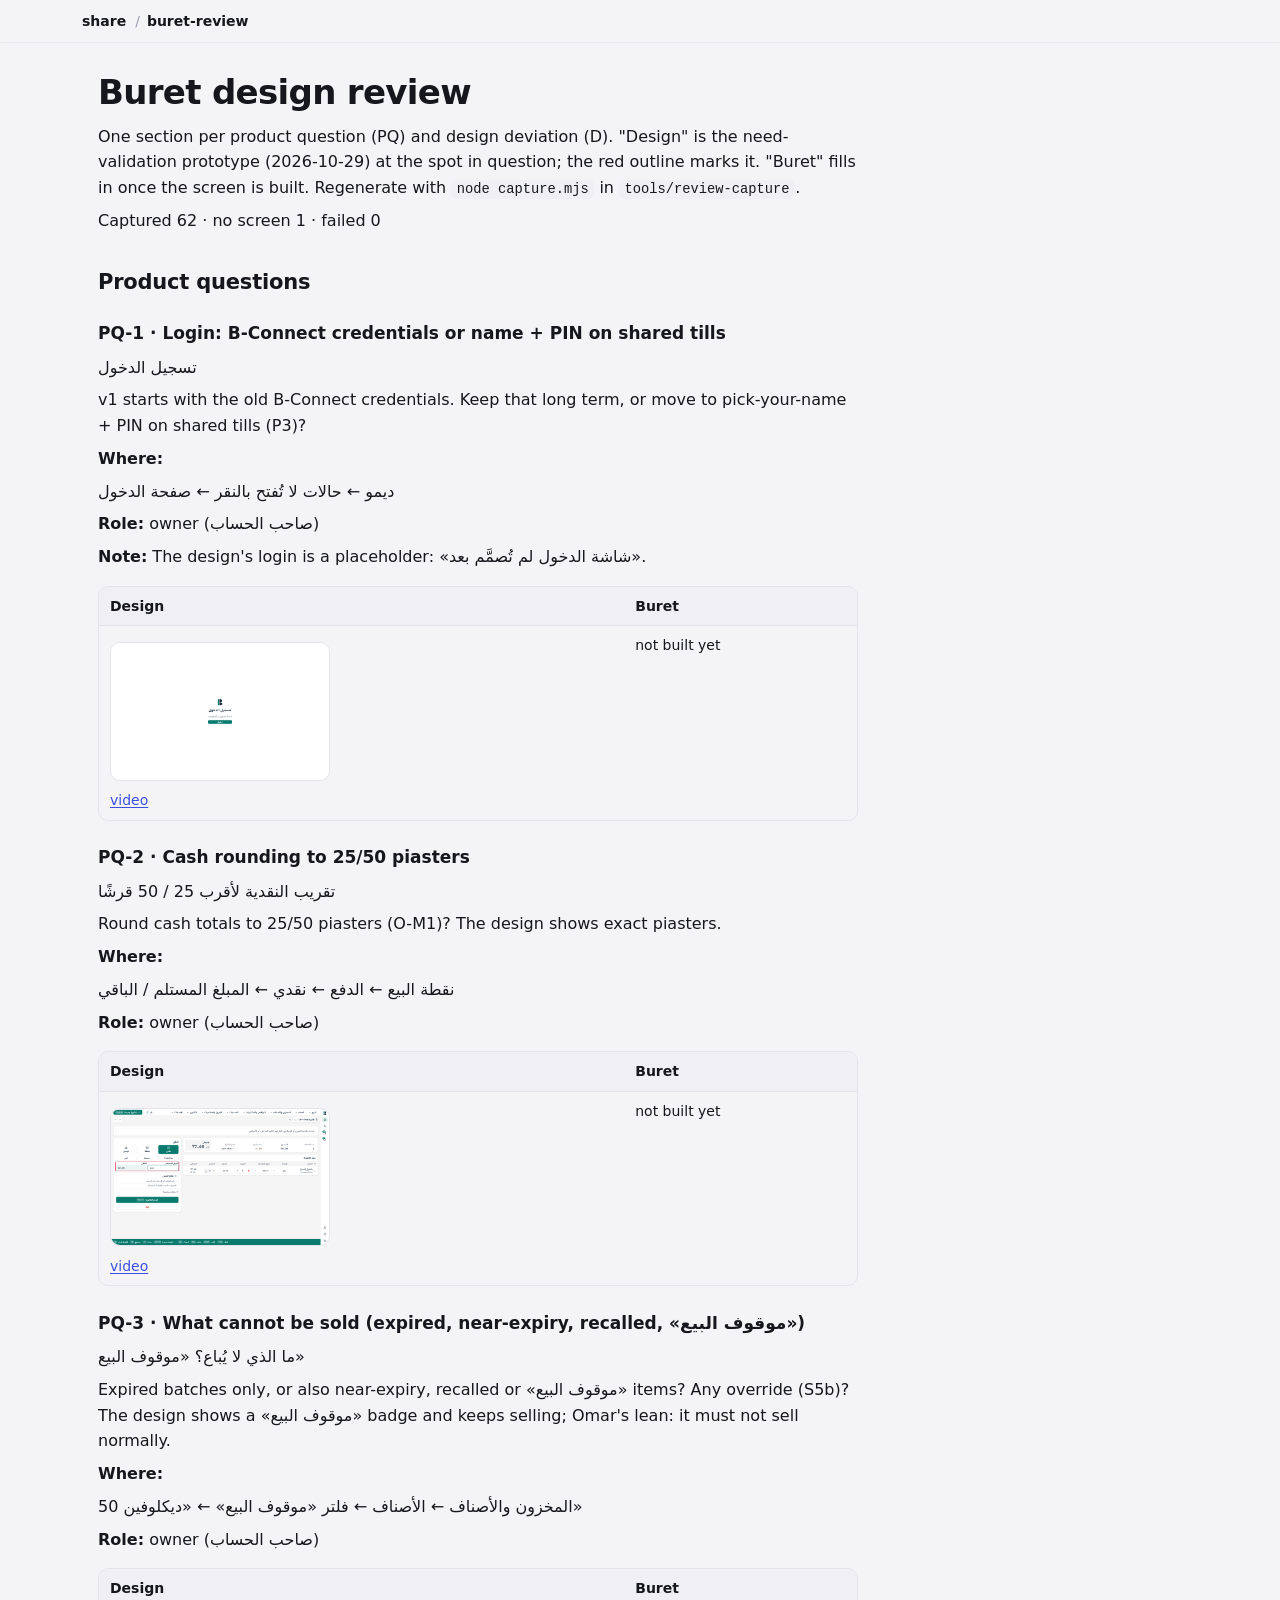
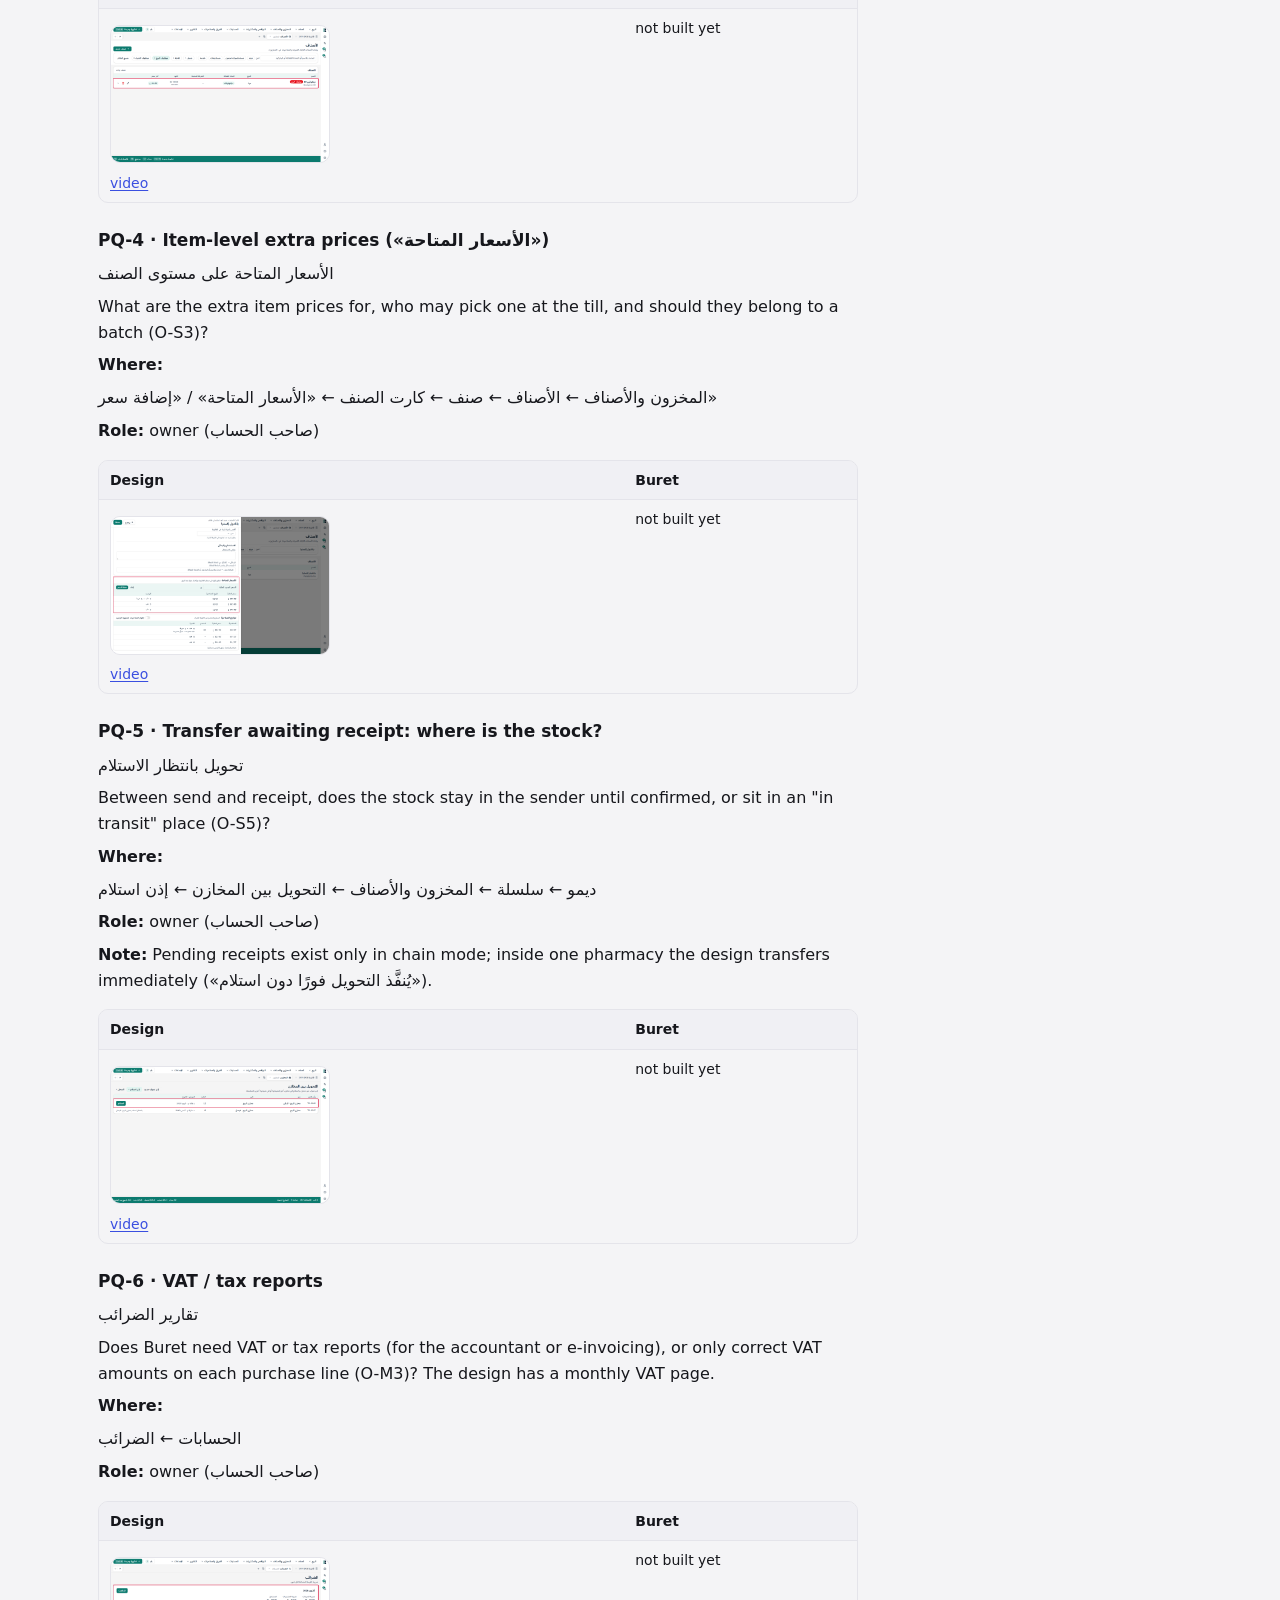
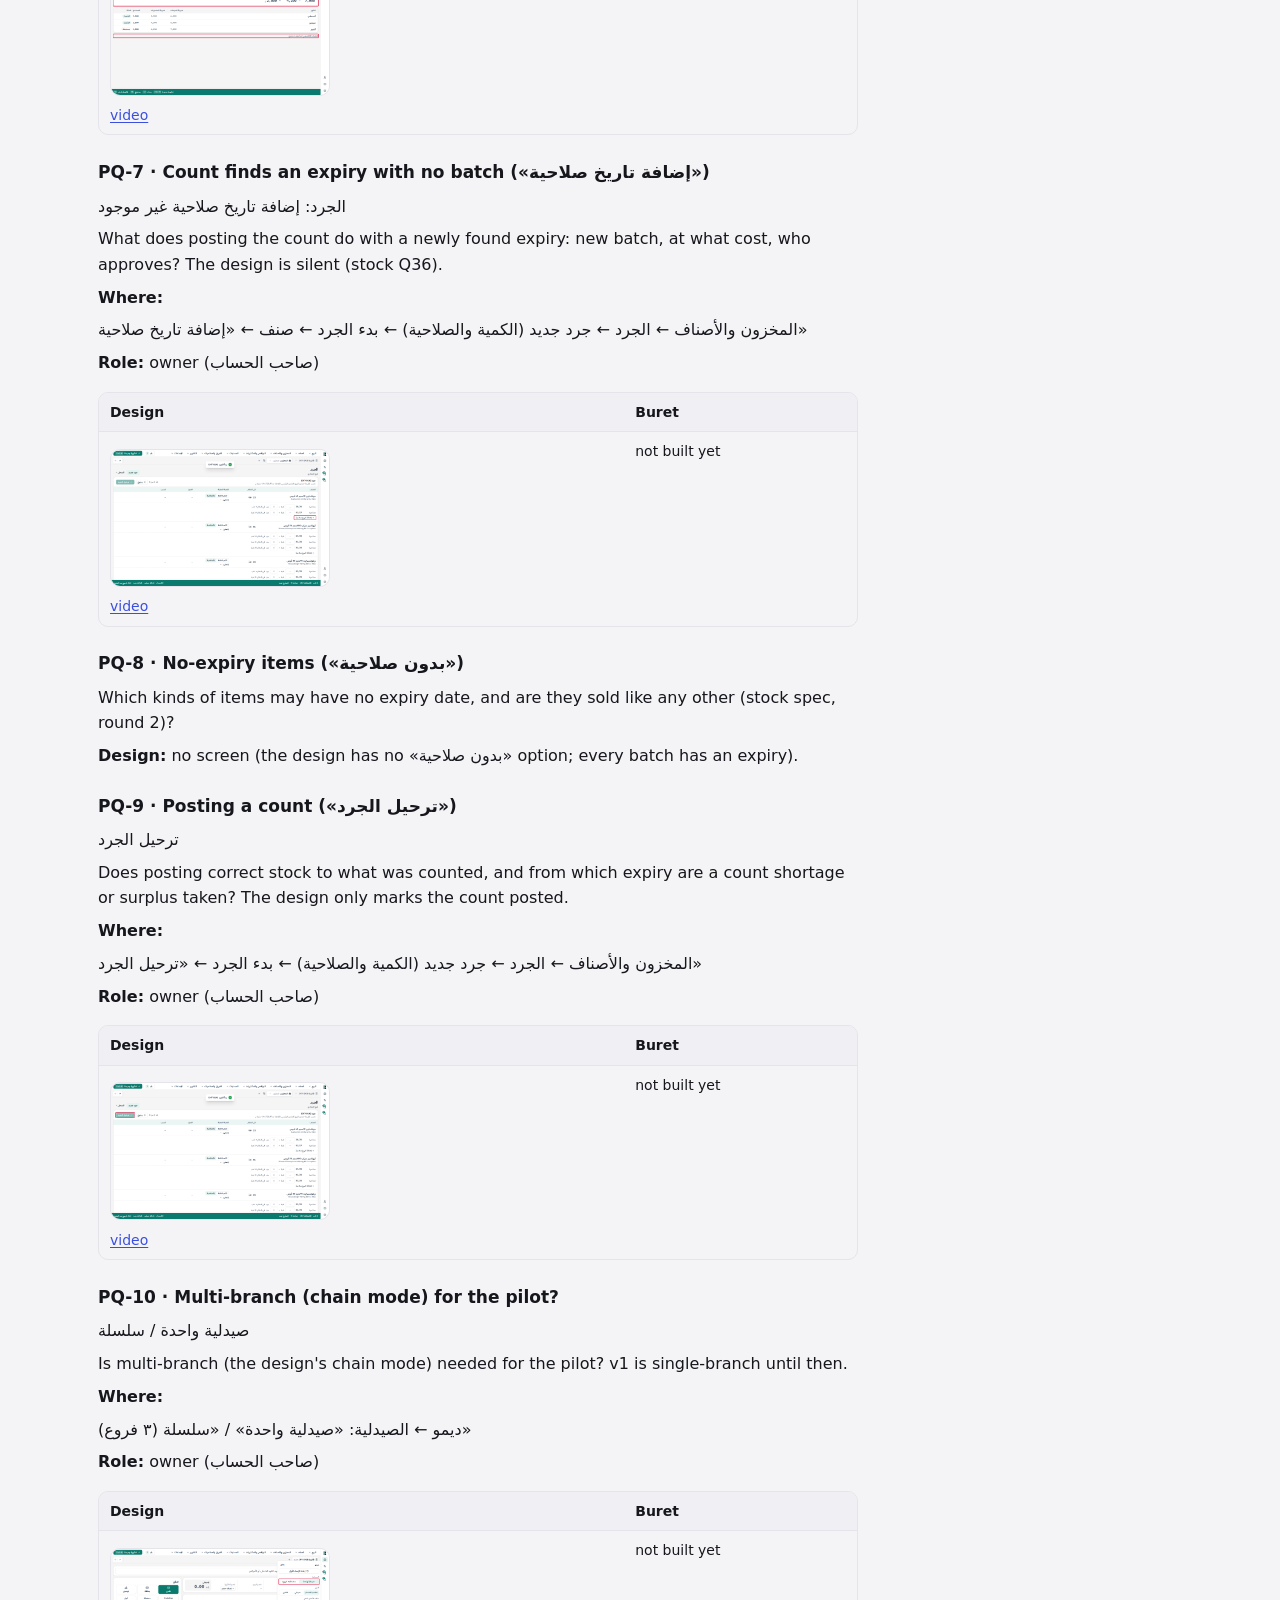
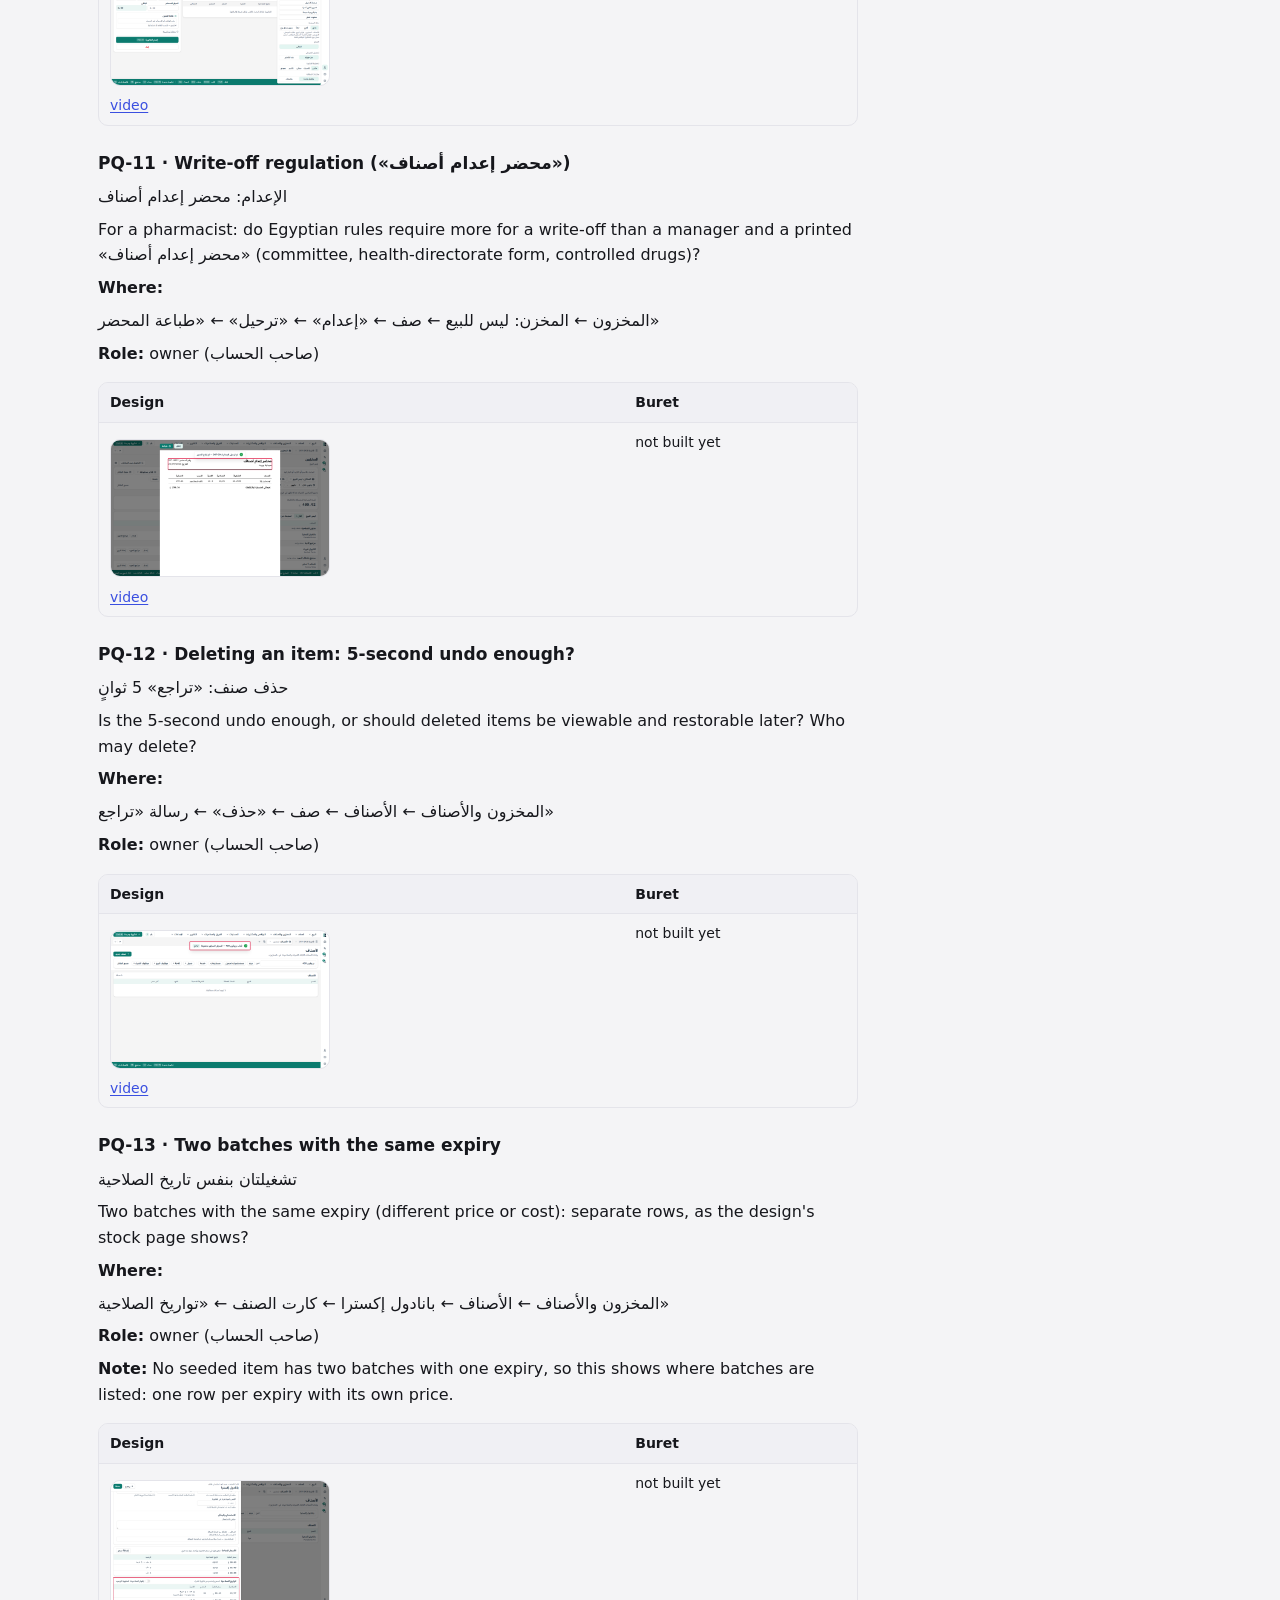
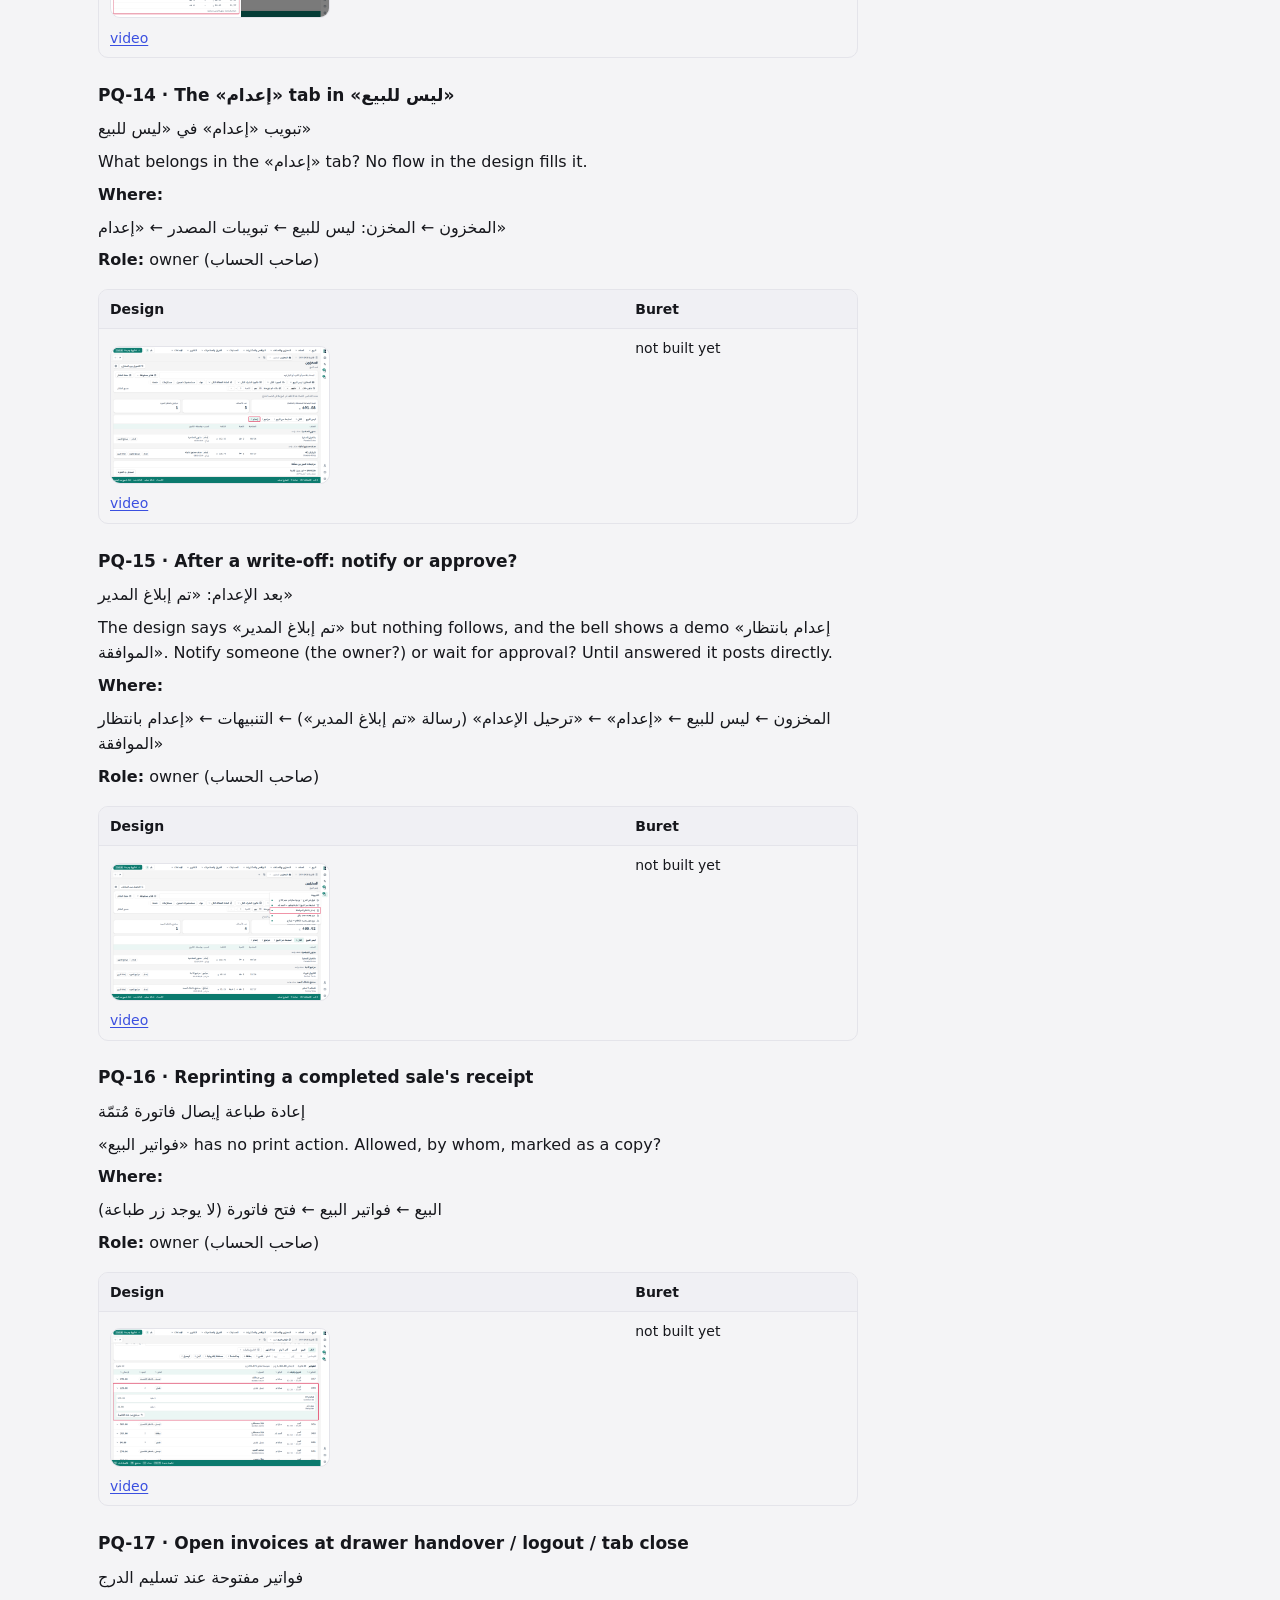
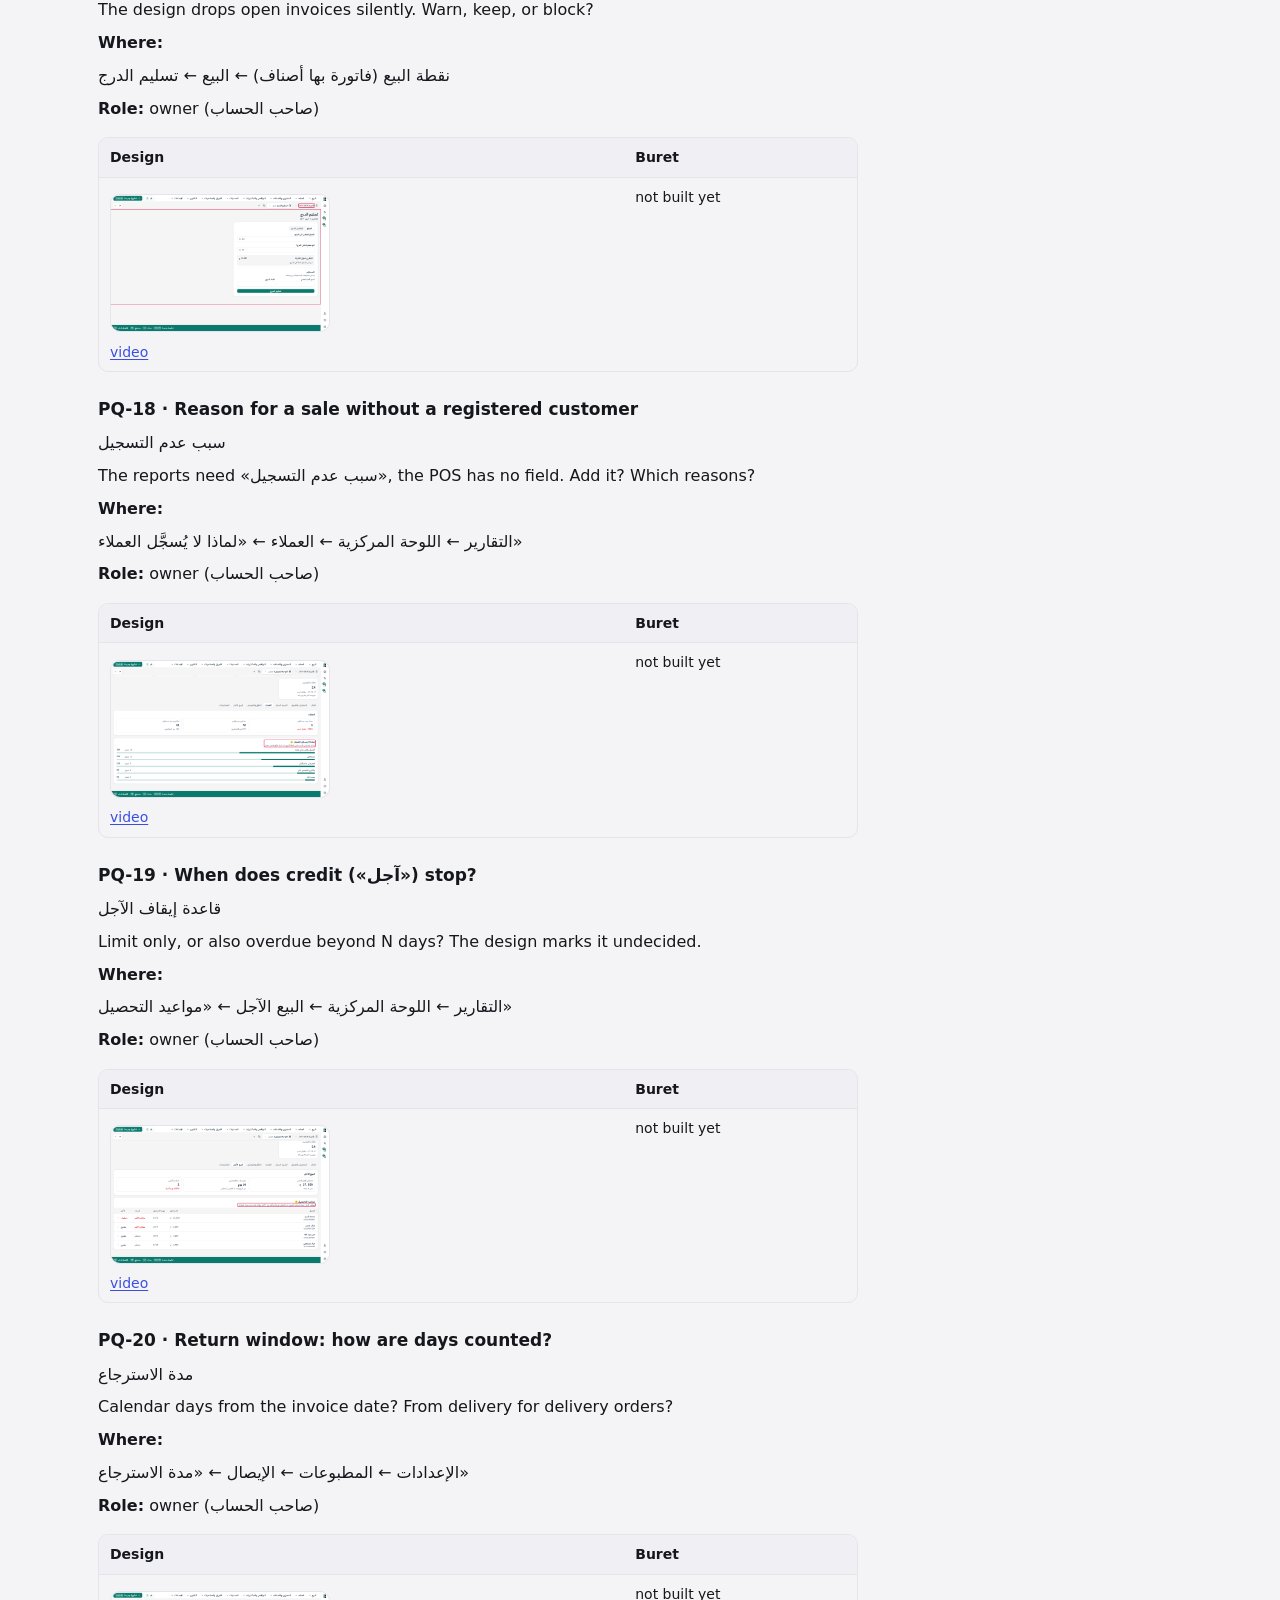
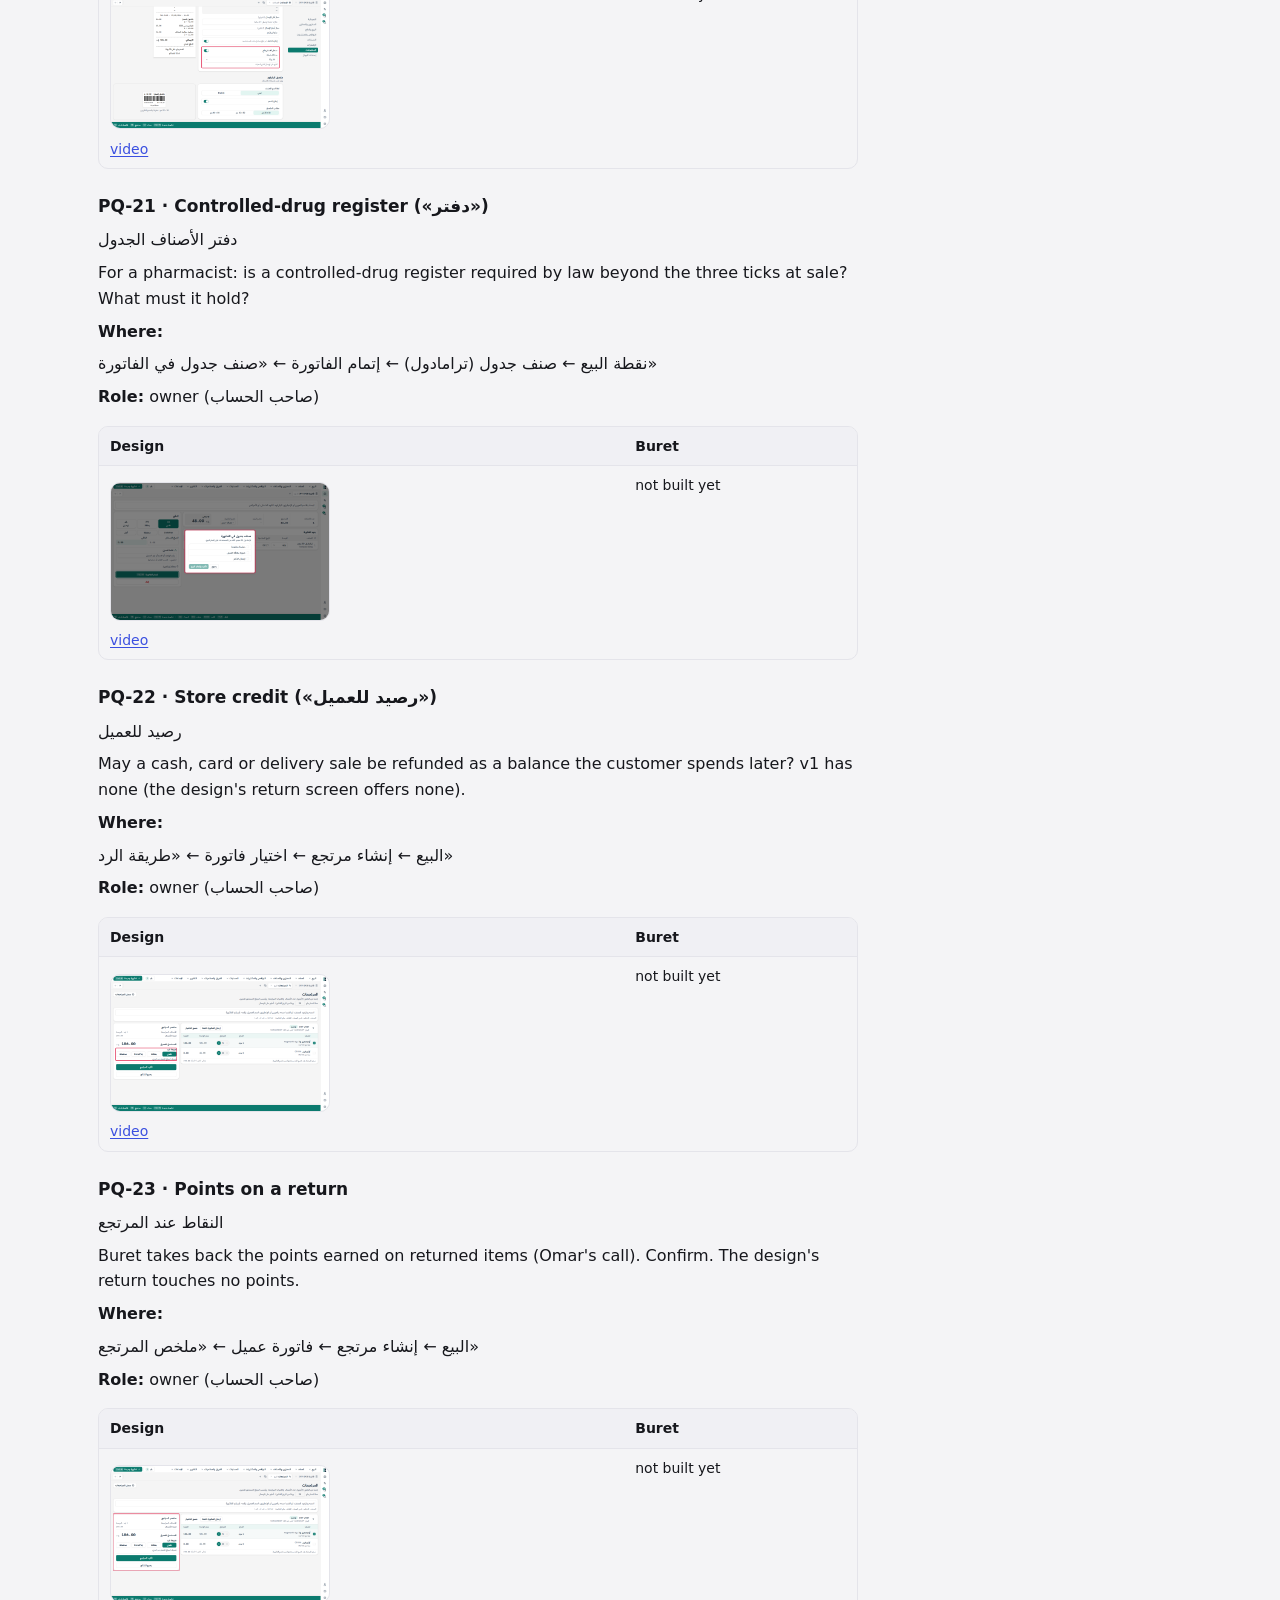
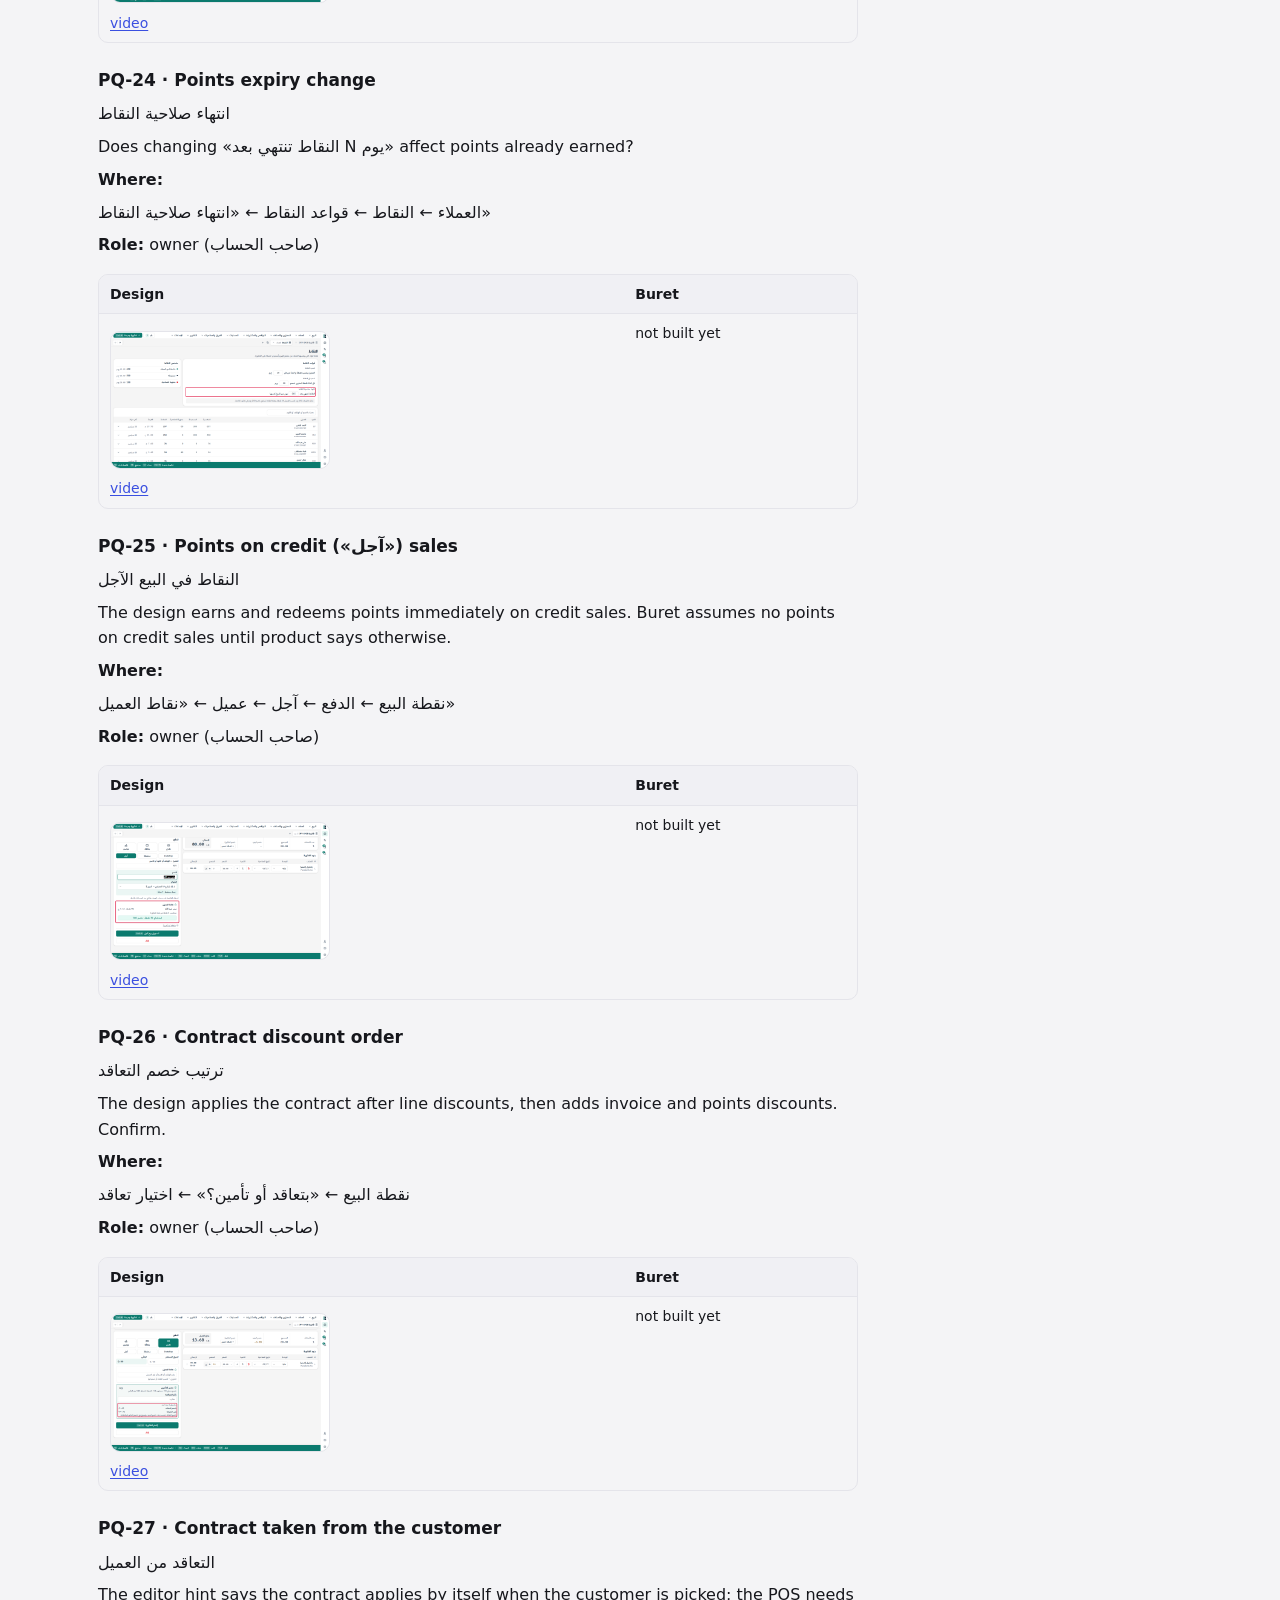
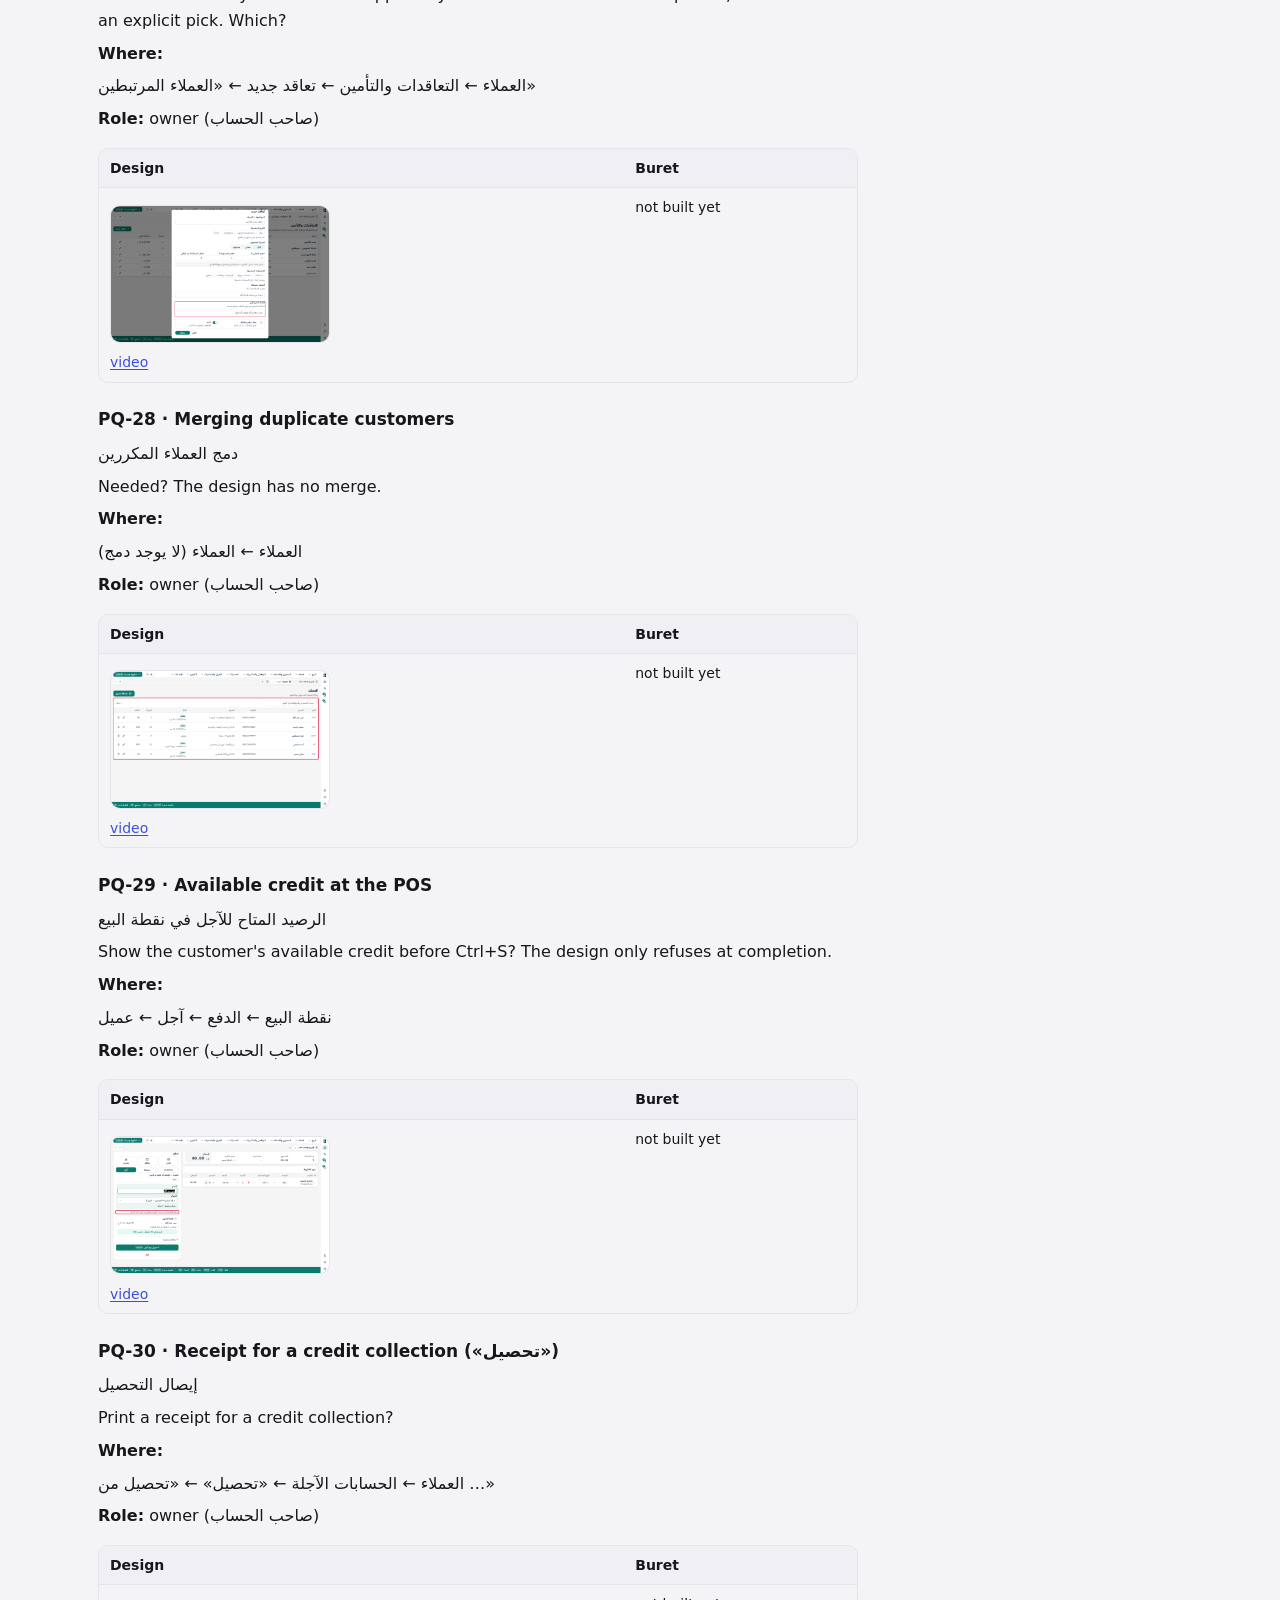
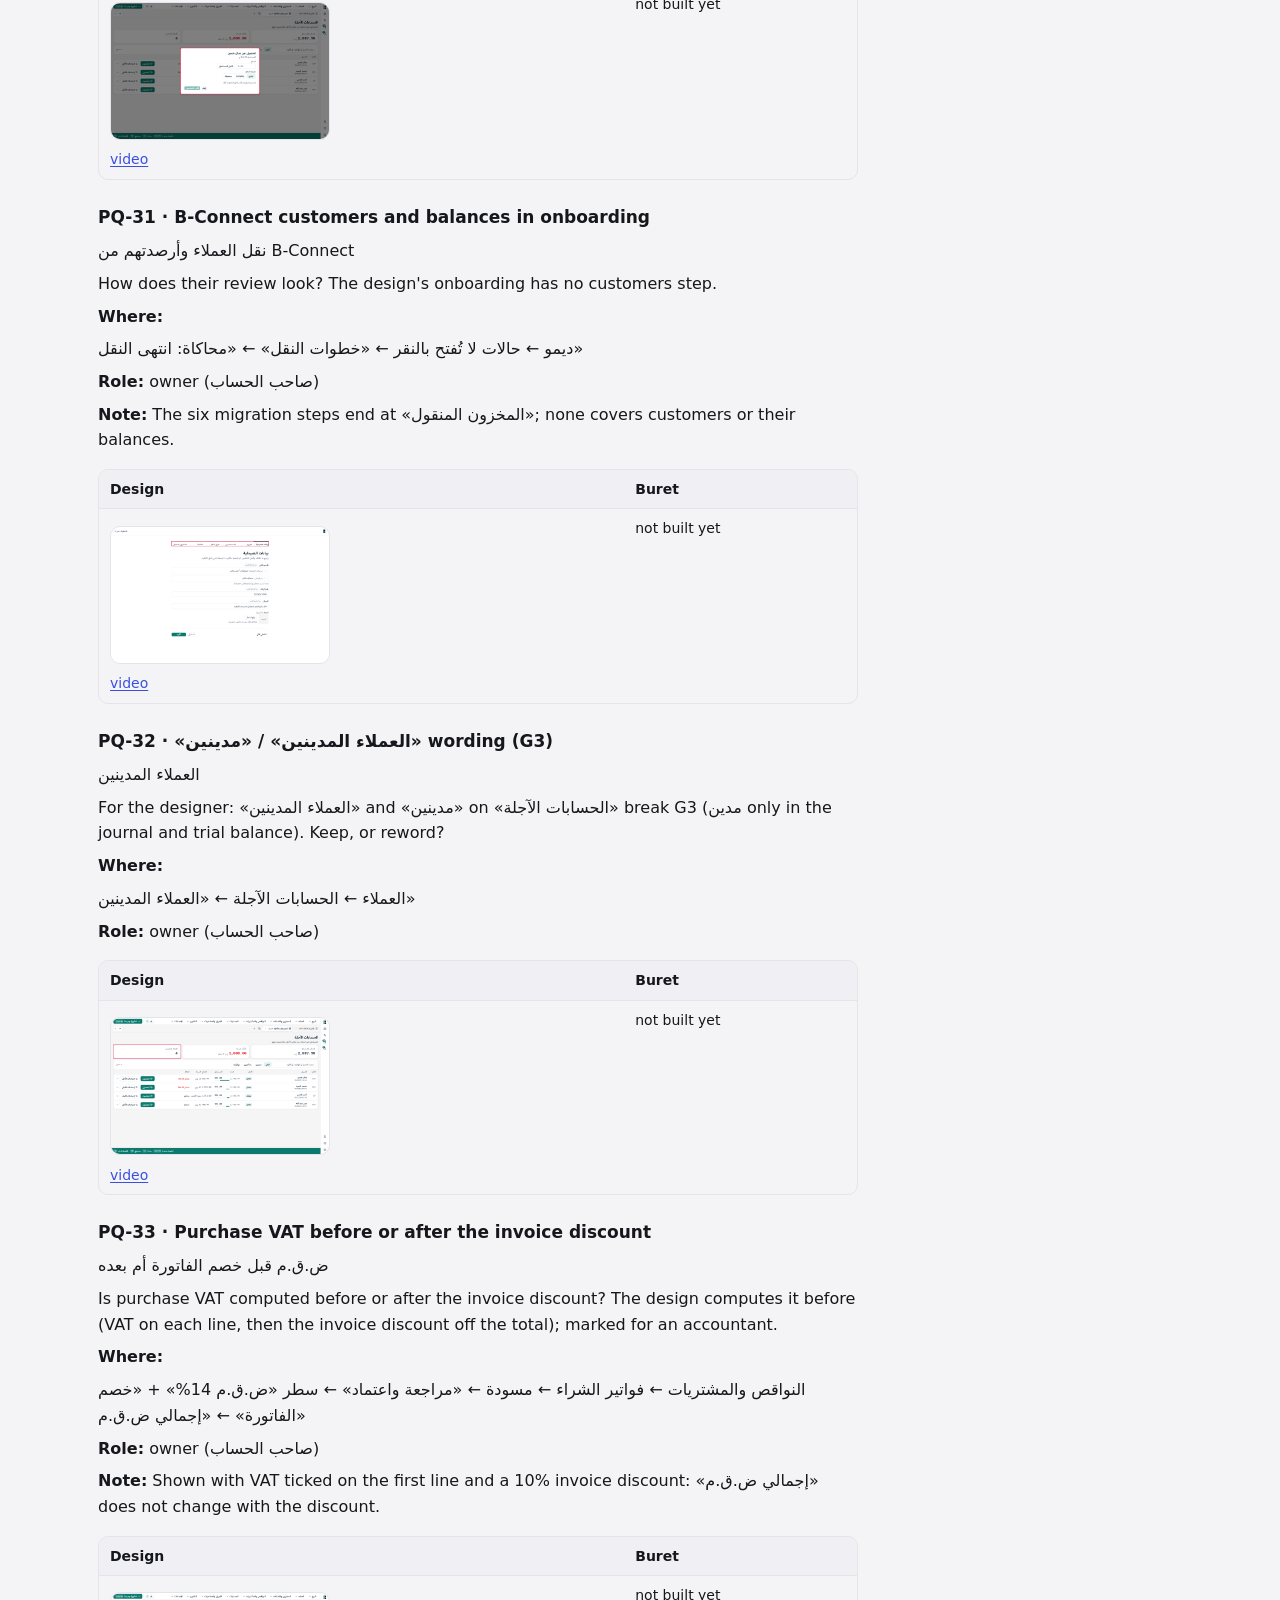
<file: buret-review/index.html>
<!doctype html><html lang="en"><head><meta charset="utf-8">
<meta name="viewport" content="width=device-width,initial-scale=1,viewport-fit=cover">
<meta name="color-scheme" content="light dark"><meta name="theme-color" content="#f5f5f7" media="(prefers-color-scheme: light)">
<meta name="theme-color" content="#0e0f13" media="(prefers-color-scheme: dark)">
<link rel="icon" href="../_share/icon.svg?v=1793607868"><link rel="stylesheet" href="../_share/app.css?v=1793607868">
<title>Buret design review</title><script>document.documentElement.classList.add("js")</script></head><body class="folder">
<header class="bar"><nav class="crumbs"><a href="../" class="home">share</a><span class="sep">/</span><span aria-current="page">buret-review</span></nav></header>
<main><article class="prose readme"><h1>Buret design review</h1>
<p>One section per product question (PQ) and design deviation (D). "Design" is the need-validation prototype (2026-10-29) at the spot in question; the red outline marks it. "Buret" fills in once the screen is built. Regenerate with <code>node capture.mjs</code> in <code>tools/review-capture</code>.</p>
<p>Captured 62 · no screen 1 · failed 0</p>
<h2>Product questions</h2>
<h3>PQ-1 · Login: B-Connect credentials or name + PIN on shared tills</h3>
<p>تسجيل الدخول</p>
<p>v1 starts with the old B-Connect credentials. Keep that long term, or move to pick-your-name + PIN on shared tills (P3)?</p>
<p><strong>Where:</strong></p>
<p>ديمو ← حالات لا تُفتح بالنقر ← صفحة الدخول</p>
<p><strong>Role:</strong> owner (صاحب الحساب)</p>
<p><strong>Note:</strong> The design's login is a placeholder: «شاشة الدخول لم تُصمَّم بعد».</p>
<div class="tw"><table><thead><tr><th>Design</th><th>Buret</th></tr></thead><tbody><tr><td><a href="PQ-1.png"><img loading="lazy" decoding="async" alt="PQ-1 design" src="PQ-1.png"></a> <a href="PQ-1.webm">video</a></td><td>not built yet</td></tr></tbody></table></div>
<h3>PQ-2 · Cash rounding to 25/50 piasters</h3>
<p>تقريب النقدية لأقرب 25 / 50 قرشًا</p>
<p>Round cash totals to 25/50 piasters (O-M1)? The design shows exact piasters.</p>
<p><strong>Where:</strong></p>
<p>نقطة البيع ← الدفع ← نقدي ← المبلغ المستلم / الباقي</p>
<p><strong>Role:</strong> owner (صاحب الحساب)</p>
<div class="tw"><table><thead><tr><th>Design</th><th>Buret</th></tr></thead><tbody><tr><td><a href="PQ-2.png"><img loading="lazy" decoding="async" alt="PQ-2 design" src="PQ-2.png"></a> <a href="PQ-2.webm">video</a></td><td>not built yet</td></tr></tbody></table></div>
<h3>PQ-3 · What cannot be sold (expired, near-expiry, recalled, «موقوف البيع»)</h3>
<p>ما الذي لا يُباع؟ «موقوف البيع»</p>
<p>Expired batches only, or also near-expiry, recalled or «موقوف البيع» items? Any override (S5b)? The design shows a «موقوف البيع» badge and keeps selling; Omar's lean: it must not sell normally.</p>
<p><strong>Where:</strong></p>
<p>المخزون والأصناف ← الأصناف ← فلتر «موقوف البيع» ← «ديكلوفين 50»</p>
<p><strong>Role:</strong> owner (صاحب الحساب)</p>
<div class="tw"><table><thead><tr><th>Design</th><th>Buret</th></tr></thead><tbody><tr><td><a href="PQ-3.png"><img loading="lazy" decoding="async" alt="PQ-3 design" src="PQ-3.png"></a> <a href="PQ-3.webm">video</a></td><td>not built yet</td></tr></tbody></table></div>
<h3>PQ-4 · Item-level extra prices («الأسعار المتاحة»)</h3>
<p>الأسعار المتاحة على مستوى الصنف</p>
<p>What are the extra item prices for, who may pick one at the till, and should they belong to a batch (O-S3)?</p>
<p><strong>Where:</strong></p>
<p>المخزون والأصناف ← الأصناف ← صنف ← كارت الصنف ← «الأسعار المتاحة» / «إضافة سعر»</p>
<p><strong>Role:</strong> owner (صاحب الحساب)</p>
<div class="tw"><table><thead><tr><th>Design</th><th>Buret</th></tr></thead><tbody><tr><td><a href="PQ-4.png"><img loading="lazy" decoding="async" alt="PQ-4 design" src="PQ-4.png"></a> <a href="PQ-4.webm">video</a></td><td>not built yet</td></tr></tbody></table></div>
<h3>PQ-5 · Transfer awaiting receipt: where is the stock?</h3>
<p>تحويل بانتظار الاستلام</p>
<p>Between send and receipt, does the stock stay in the sender until confirmed, or sit in an "in transit" place (O-S5)?</p>
<p><strong>Where:</strong></p>
<p>ديمو ← سلسلة ← المخزون والأصناف ← التحويل بين المخازن ← إذن استلام</p>
<p><strong>Role:</strong> owner (صاحب الحساب)</p>
<p><strong>Note:</strong> Pending receipts exist only in chain mode; inside one pharmacy the design transfers immediately («يُنفَّذ التحويل فورًا دون استلام»).</p>
<div class="tw"><table><thead><tr><th>Design</th><th>Buret</th></tr></thead><tbody><tr><td><a href="PQ-5.png"><img loading="lazy" decoding="async" alt="PQ-5 design" src="PQ-5.png"></a> <a href="PQ-5.webm">video</a></td><td>not built yet</td></tr></tbody></table></div>
<h3>PQ-6 · VAT / tax reports</h3>
<p>تقارير الضرائب</p>
<p>Does Buret need VAT or tax reports (for the accountant or e-invoicing), or only correct VAT amounts on each purchase line (O-M3)? The design has a monthly VAT page.</p>
<p><strong>Where:</strong></p>
<p>الحسابات ← الضرائب</p>
<p><strong>Role:</strong> owner (صاحب الحساب)</p>
<div class="tw"><table><thead><tr><th>Design</th><th>Buret</th></tr></thead><tbody><tr><td><a href="PQ-6.png"><img loading="lazy" decoding="async" alt="PQ-6 design" src="PQ-6.png"></a> <a href="PQ-6.webm">video</a></td><td>not built yet</td></tr></tbody></table></div>
<h3>PQ-7 · Count finds an expiry with no batch («إضافة تاريخ صلاحية»)</h3>
<p>الجرد: إضافة تاريخ صلاحية غير موجود</p>
<p>What does posting the count do with a newly found expiry: new batch, at what cost, who approves? The design is silent (stock Q36).</p>
<p><strong>Where:</strong></p>
<p>المخزون والأصناف ← الجرد ← جرد جديد (الكمية والصلاحية) ← بدء الجرد ← صنف ← «إضافة تاريخ صلاحية»</p>
<p><strong>Role:</strong> owner (صاحب الحساب)</p>
<div class="tw"><table><thead><tr><th>Design</th><th>Buret</th></tr></thead><tbody><tr><td><a href="PQ-7.png"><img loading="lazy" decoding="async" alt="PQ-7 design" src="PQ-7.png"></a> <a href="PQ-7.webm">video</a></td><td>not built yet</td></tr></tbody></table></div>
<h3>PQ-8 · No-expiry items («بدون صلاحية»)</h3>
<p>Which kinds of items may have no expiry date, and are they sold like any other (stock spec, round 2)?</p>
<p><strong>Design:</strong> no screen (the design has no «بدون صلاحية» option; every batch has an expiry).</p>
<h3>PQ-9 · Posting a count («ترحيل الجرد»)</h3>
<p>ترحيل الجرد</p>
<p>Does posting correct stock to what was counted, and from which expiry are a count shortage or surplus taken? The design only marks the count posted.</p>
<p><strong>Where:</strong></p>
<p>المخزون والأصناف ← الجرد ← جرد جديد (الكمية والصلاحية) ← بدء الجرد ← «ترحيل الجرد»</p>
<p><strong>Role:</strong> owner (صاحب الحساب)</p>
<div class="tw"><table><thead><tr><th>Design</th><th>Buret</th></tr></thead><tbody><tr><td><a href="PQ-9.png"><img loading="lazy" decoding="async" alt="PQ-9 design" src="PQ-9.png"></a> <a href="PQ-9.webm">video</a></td><td>not built yet</td></tr></tbody></table></div>
<h3>PQ-10 · Multi-branch (chain mode) for the pilot?</h3>
<p>صيدلية واحدة / سلسلة</p>
<p>Is multi-branch (the design's chain mode) needed for the pilot? v1 is single-branch until then.</p>
<p><strong>Where:</strong></p>
<p>ديمو ← الصيدلية: «صيدلية واحدة» / «سلسلة (٣ فروع)»</p>
<p><strong>Role:</strong> owner (صاحب الحساب)</p>
<div class="tw"><table><thead><tr><th>Design</th><th>Buret</th></tr></thead><tbody><tr><td><a href="PQ-10.png"><img loading="lazy" decoding="async" alt="PQ-10 design" src="PQ-10.png"></a> <a href="PQ-10.webm">video</a></td><td>not built yet</td></tr></tbody></table></div>
<h3>PQ-11 · Write-off regulation («محضر إعدام أصناف»)</h3>
<p>الإعدام: محضر إعدام أصناف</p>
<p>For a pharmacist: do Egyptian rules require more for a write-off than a manager and a printed «محضر إعدام أصناف» (committee, health-directorate form, controlled drugs)?</p>
<p><strong>Where:</strong></p>
<p>المخزون ← المخزن: ليس للبيع ← صف ← «إعدام» ← «ترحيل» ← «طباعة المحضر»</p>
<p><strong>Role:</strong> owner (صاحب الحساب)</p>
<div class="tw"><table><thead><tr><th>Design</th><th>Buret</th></tr></thead><tbody><tr><td><a href="PQ-11.png"><img loading="lazy" decoding="async" alt="PQ-11 design" src="PQ-11.png"></a> <a href="PQ-11.webm">video</a></td><td>not built yet</td></tr></tbody></table></div>
<h3>PQ-12 · Deleting an item: 5-second undo enough?</h3>
<p>حذف صنف: «تراجع» 5 ثوانٍ</p>
<p>Is the 5-second undo enough, or should deleted items be viewable and restorable later? Who may delete?</p>
<p><strong>Where:</strong></p>
<p>المخزون والأصناف ← الأصناف ← صف ← «حذف» ← رسالة «تراجع»</p>
<p><strong>Role:</strong> owner (صاحب الحساب)</p>
<div class="tw"><table><thead><tr><th>Design</th><th>Buret</th></tr></thead><tbody><tr><td><a href="PQ-12.png"><img loading="lazy" decoding="async" alt="PQ-12 design" src="PQ-12.png"></a> <a href="PQ-12.webm">video</a></td><td>not built yet</td></tr></tbody></table></div>
<h3>PQ-13 · Two batches with the same expiry</h3>
<p>تشغيلتان بنفس تاريخ الصلاحية</p>
<p>Two batches with the same expiry (different price or cost): separate rows, as the design's stock page shows?</p>
<p><strong>Where:</strong></p>
<p>المخزون والأصناف ← الأصناف ← بانادول إكسترا ← كارت الصنف ← «تواريخ الصلاحية»</p>
<p><strong>Role:</strong> owner (صاحب الحساب)</p>
<p><strong>Note:</strong> No seeded item has two batches with one expiry, so this shows where batches are listed: one row per expiry with its own price.</p>
<div class="tw"><table><thead><tr><th>Design</th><th>Buret</th></tr></thead><tbody><tr><td><a href="PQ-13.png"><img loading="lazy" decoding="async" alt="PQ-13 design" src="PQ-13.png"></a> <a href="PQ-13.webm">video</a></td><td>not built yet</td></tr></tbody></table></div>
<h3>PQ-14 · The «إعدام» tab in «ليس للبيع»</h3>
<p>تبويب «إعدام» في «ليس للبيع»</p>
<p>What belongs in the «إعدام» tab? No flow in the design fills it.</p>
<p><strong>Where:</strong></p>
<p>المخزون ← المخزن: ليس للبيع ← تبويبات المصدر ← «إعدام»</p>
<p><strong>Role:</strong> owner (صاحب الحساب)</p>
<div class="tw"><table><thead><tr><th>Design</th><th>Buret</th></tr></thead><tbody><tr><td><a href="PQ-14.png"><img loading="lazy" decoding="async" alt="PQ-14 design" src="PQ-14.png"></a> <a href="PQ-14.webm">video</a></td><td>not built yet</td></tr></tbody></table></div>
<h3>PQ-15 · After a write-off: notify or approve?</h3>
<p>بعد الإعدام: «تم إبلاغ المدير»</p>
<p>The design says «تم إبلاغ المدير» but nothing follows, and the bell shows a demo «إعدام بانتظار الموافقة». Notify someone (the owner?) or wait for approval? Until answered it posts directly.</p>
<p><strong>Where:</strong></p>
<p>المخزون ← ليس للبيع ← «إعدام» ← «ترحيل الإعدام» (رسالة «تم إبلاغ المدير») ← التنبيهات ← «إعدام بانتظار الموافقة»</p>
<p><strong>Role:</strong> owner (صاحب الحساب)</p>
<div class="tw"><table><thead><tr><th>Design</th><th>Buret</th></tr></thead><tbody><tr><td><a href="PQ-15.png"><img loading="lazy" decoding="async" alt="PQ-15 design" src="PQ-15.png"></a> <a href="PQ-15.webm">video</a></td><td>not built yet</td></tr></tbody></table></div>
<h3>PQ-16 · Reprinting a completed sale's receipt</h3>
<p>إعادة طباعة إيصال فاتورة مُتمّة</p>
<p>«فواتير البيع» has no print action. Allowed, by whom, marked as a copy?</p>
<p><strong>Where:</strong></p>
<p>البيع ← فواتير البيع ← فتح فاتورة (لا يوجد زر طباعة)</p>
<p><strong>Role:</strong> owner (صاحب الحساب)</p>
<div class="tw"><table><thead><tr><th>Design</th><th>Buret</th></tr></thead><tbody><tr><td><a href="PQ-16.png"><img loading="lazy" decoding="async" alt="PQ-16 design" src="PQ-16.png"></a> <a href="PQ-16.webm">video</a></td><td>not built yet</td></tr></tbody></table></div>
<h3>PQ-17 · Open invoices at drawer handover / logout / tab close</h3>
<p>فواتير مفتوحة عند تسليم الدرج</p>
<p>The design drops open invoices silently. Warn, keep, or block?</p>
<p><strong>Where:</strong></p>
<p>نقطة البيع (فاتورة بها أصناف) ← البيع ← تسليم الدرج</p>
<p><strong>Role:</strong> owner (صاحب الحساب)</p>
<div class="tw"><table><thead><tr><th>Design</th><th>Buret</th></tr></thead><tbody><tr><td><a href="PQ-17.png"><img loading="lazy" decoding="async" alt="PQ-17 design" src="PQ-17.png"></a> <a href="PQ-17.webm">video</a></td><td>not built yet</td></tr></tbody></table></div>
<h3>PQ-18 · Reason for a sale without a registered customer</h3>
<p>سبب عدم التسجيل</p>
<p>The reports need «سبب عدم التسجيل», the POS has no field. Add it? Which reasons?</p>
<p><strong>Where:</strong></p>
<p>التقارير ← اللوحة المركزية ← العملاء ← «لماذا لا يُسجَّل العملاء»</p>
<p><strong>Role:</strong> owner (صاحب الحساب)</p>
<div class="tw"><table><thead><tr><th>Design</th><th>Buret</th></tr></thead><tbody><tr><td><a href="PQ-18.png"><img loading="lazy" decoding="async" alt="PQ-18 design" src="PQ-18.png"></a> <a href="PQ-18.webm">video</a></td><td>not built yet</td></tr></tbody></table></div>
<h3>PQ-19 · When does credit («آجل») stop?</h3>
<p>قاعدة إيقاف الآجل</p>
<p>Limit only, or also overdue beyond N days? The design marks it undecided.</p>
<p><strong>Where:</strong></p>
<p>التقارير ← اللوحة المركزية ← البيع الآجل ← «مواعيد التحصيل»</p>
<p><strong>Role:</strong> owner (صاحب الحساب)</p>
<div class="tw"><table><thead><tr><th>Design</th><th>Buret</th></tr></thead><tbody><tr><td><a href="PQ-19.png"><img loading="lazy" decoding="async" alt="PQ-19 design" src="PQ-19.png"></a> <a href="PQ-19.webm">video</a></td><td>not built yet</td></tr></tbody></table></div>
<h3>PQ-20 · Return window: how are days counted?</h3>
<p>مدة الاسترجاع</p>
<p>Calendar days from the invoice date? From delivery for delivery orders?</p>
<p><strong>Where:</strong></p>
<p>الإعدادات ← المطبوعات ← الإيصال ← «مدة الاسترجاع»</p>
<p><strong>Role:</strong> owner (صاحب الحساب)</p>
<div class="tw"><table><thead><tr><th>Design</th><th>Buret</th></tr></thead><tbody><tr><td><a href="PQ-20.png"><img loading="lazy" decoding="async" alt="PQ-20 design" src="PQ-20.png"></a> <a href="PQ-20.webm">video</a></td><td>not built yet</td></tr></tbody></table></div>
<h3>PQ-21 · Controlled-drug register («دفتر»)</h3>
<p>دفتر الأصناف الجدول</p>
<p>For a pharmacist: is a controlled-drug register required by law beyond the three ticks at sale? What must it hold?</p>
<p><strong>Where:</strong></p>
<p>نقطة البيع ← صنف جدول (ترامادول) ← إتمام الفاتورة ← «صنف جدول في الفاتورة»</p>
<p><strong>Role:</strong> owner (صاحب الحساب)</p>
<div class="tw"><table><thead><tr><th>Design</th><th>Buret</th></tr></thead><tbody><tr><td><a href="PQ-21.png"><img loading="lazy" decoding="async" alt="PQ-21 design" src="PQ-21.png"></a> <a href="PQ-21.webm">video</a></td><td>not built yet</td></tr></tbody></table></div>
<h3>PQ-22 · Store credit («رصيد للعميل»)</h3>
<p>رصيد للعميل</p>
<p>May a cash, card or delivery sale be refunded as a balance the customer spends later? v1 has none (the design's return screen offers none).</p>
<p><strong>Where:</strong></p>
<p>البيع ← إنشاء مرتجع ← اختيار فاتورة ← «طريقة الرد»</p>
<p><strong>Role:</strong> owner (صاحب الحساب)</p>
<div class="tw"><table><thead><tr><th>Design</th><th>Buret</th></tr></thead><tbody><tr><td><a href="PQ-22.png"><img loading="lazy" decoding="async" alt="PQ-22 design" src="PQ-22.png"></a> <a href="PQ-22.webm">video</a></td><td>not built yet</td></tr></tbody></table></div>
<h3>PQ-23 · Points on a return</h3>
<p>النقاط عند المرتجع</p>
<p>Buret takes back the points earned on returned items (Omar's call). Confirm. The design's return touches no points.</p>
<p><strong>Where:</strong></p>
<p>البيع ← إنشاء مرتجع ← فاتورة عميل ← «ملخص المرتجع»</p>
<p><strong>Role:</strong> owner (صاحب الحساب)</p>
<div class="tw"><table><thead><tr><th>Design</th><th>Buret</th></tr></thead><tbody><tr><td><a href="PQ-23.png"><img loading="lazy" decoding="async" alt="PQ-23 design" src="PQ-23.png"></a> <a href="PQ-23.webm">video</a></td><td>not built yet</td></tr></tbody></table></div>
<h3>PQ-24 · Points expiry change</h3>
<p>انتهاء صلاحية النقاط</p>
<p>Does changing «النقاط تنتهي بعد N يوم» affect points already earned?</p>
<p><strong>Where:</strong></p>
<p>العملاء ← النقاط ← قواعد النقاط ← «انتهاء صلاحية النقاط»</p>
<p><strong>Role:</strong> owner (صاحب الحساب)</p>
<div class="tw"><table><thead><tr><th>Design</th><th>Buret</th></tr></thead><tbody><tr><td><a href="PQ-24.png"><img loading="lazy" decoding="async" alt="PQ-24 design" src="PQ-24.png"></a> <a href="PQ-24.webm">video</a></td><td>not built yet</td></tr></tbody></table></div>
<h3>PQ-25 · Points on credit («آجل») sales</h3>
<p>النقاط في البيع الآجل</p>
<p>The design earns and redeems points immediately on credit sales. Buret assumes no points on credit sales until product says otherwise.</p>
<p><strong>Where:</strong></p>
<p>نقطة البيع ← الدفع ← آجل ← عميل ← «نقاط العميل»</p>
<p><strong>Role:</strong> owner (صاحب الحساب)</p>
<div class="tw"><table><thead><tr><th>Design</th><th>Buret</th></tr></thead><tbody><tr><td><a href="PQ-25.png"><img loading="lazy" decoding="async" alt="PQ-25 design" src="PQ-25.png"></a> <a href="PQ-25.webm">video</a></td><td>not built yet</td></tr></tbody></table></div>
<h3>PQ-26 · Contract discount order</h3>
<p>ترتيب خصم التعاقد</p>
<p>The design applies the contract after line discounts, then adds invoice and points discounts. Confirm.</p>
<p><strong>Where:</strong></p>
<p>نقطة البيع ← «بتعاقد أو تأمين؟» ← اختيار تعاقد</p>
<p><strong>Role:</strong> owner (صاحب الحساب)</p>
<div class="tw"><table><thead><tr><th>Design</th><th>Buret</th></tr></thead><tbody><tr><td><a href="PQ-26.png"><img loading="lazy" decoding="async" alt="PQ-26 design" src="PQ-26.png"></a> <a href="PQ-26.webm">video</a></td><td>not built yet</td></tr></tbody></table></div>
<h3>PQ-27 · Contract taken from the customer</h3>
<p>التعاقد من العميل</p>
<p>The editor hint says the contract applies by itself when the customer is picked; the POS needs an explicit pick. Which?</p>
<p><strong>Where:</strong></p>
<p>العملاء ← التعاقدات والتأمين ← تعاقد جديد ← «العملاء المرتبطين»</p>
<p><strong>Role:</strong> owner (صاحب الحساب)</p>
<div class="tw"><table><thead><tr><th>Design</th><th>Buret</th></tr></thead><tbody><tr><td><a href="PQ-27.png"><img loading="lazy" decoding="async" alt="PQ-27 design" src="PQ-27.png"></a> <a href="PQ-27.webm">video</a></td><td>not built yet</td></tr></tbody></table></div>
<h3>PQ-28 · Merging duplicate customers</h3>
<p>دمج العملاء المكررين</p>
<p>Needed? The design has no merge.</p>
<p><strong>Where:</strong></p>
<p>العملاء ← العملاء (لا يوجد دمج)</p>
<p><strong>Role:</strong> owner (صاحب الحساب)</p>
<div class="tw"><table><thead><tr><th>Design</th><th>Buret</th></tr></thead><tbody><tr><td><a href="PQ-28.png"><img loading="lazy" decoding="async" alt="PQ-28 design" src="PQ-28.png"></a> <a href="PQ-28.webm">video</a></td><td>not built yet</td></tr></tbody></table></div>
<h3>PQ-29 · Available credit at the POS</h3>
<p>الرصيد المتاح للآجل في نقطة البيع</p>
<p>Show the customer's available credit before Ctrl+S? The design only refuses at completion.</p>
<p><strong>Where:</strong></p>
<p>نقطة البيع ← الدفع ← آجل ← عميل</p>
<p><strong>Role:</strong> owner (صاحب الحساب)</p>
<div class="tw"><table><thead><tr><th>Design</th><th>Buret</th></tr></thead><tbody><tr><td><a href="PQ-29.png"><img loading="lazy" decoding="async" alt="PQ-29 design" src="PQ-29.png"></a> <a href="PQ-29.webm">video</a></td><td>not built yet</td></tr></tbody></table></div>
<h3>PQ-30 · Receipt for a credit collection («تحصيل»)</h3>
<p>إيصال التحصيل</p>
<p>Print a receipt for a credit collection?</p>
<p><strong>Where:</strong></p>
<p>العملاء ← الحسابات الآجلة ← «تحصيل» ← «تحصيل من …»</p>
<p><strong>Role:</strong> owner (صاحب الحساب)</p>
<div class="tw"><table><thead><tr><th>Design</th><th>Buret</th></tr></thead><tbody><tr><td><a href="PQ-30.png"><img loading="lazy" decoding="async" alt="PQ-30 design" src="PQ-30.png"></a> <a href="PQ-30.webm">video</a></td><td>not built yet</td></tr></tbody></table></div>
<h3>PQ-31 · B-Connect customers and balances in onboarding</h3>
<p>نقل العملاء وأرصدتهم من B-Connect</p>
<p>How does their review look? The design's onboarding has no customers step.</p>
<p><strong>Where:</strong></p>
<p>ديمو ← حالات لا تُفتح بالنقر ← «خطوات النقل» ← «محاكاة: انتهى النقل»</p>
<p><strong>Role:</strong> owner (صاحب الحساب)</p>
<p><strong>Note:</strong> The six migration steps end at «المخزون المنقول»; none covers customers or their balances.</p>
<div class="tw"><table><thead><tr><th>Design</th><th>Buret</th></tr></thead><tbody><tr><td><a href="PQ-31.png"><img loading="lazy" decoding="async" alt="PQ-31 design" src="PQ-31.png"></a> <a href="PQ-31.webm">video</a></td><td>not built yet</td></tr></tbody></table></div>
<h3>PQ-32 · «العملاء المدينين» / «مدينين» wording (G3)</h3>
<p>العملاء المدينين</p>
<p>For the designer: «العملاء المدينين» and «مدينين» on «الحسابات الآجلة» break G3 (مدين only in the journal and trial balance). Keep, or reword?</p>
<p><strong>Where:</strong></p>
<p>العملاء ← الحسابات الآجلة ← «العملاء المدينين»</p>
<p><strong>Role:</strong> owner (صاحب الحساب)</p>
<div class="tw"><table><thead><tr><th>Design</th><th>Buret</th></tr></thead><tbody><tr><td><a href="PQ-32.png"><img loading="lazy" decoding="async" alt="PQ-32 design" src="PQ-32.png"></a> <a href="PQ-32.webm">video</a></td><td>not built yet</td></tr></tbody></table></div>
<h3>PQ-33 · Purchase VAT before or after the invoice discount</h3>
<p>ض.ق.م قبل خصم الفاتورة أم بعده</p>
<p>Is purchase VAT computed before or after the invoice discount? The design computes it before (VAT on each line, then the invoice discount off the total); marked for an accountant.</p>
<p><strong>Where:</strong></p>
<p>النواقص والمشتريات ← فواتير الشراء ← مسودة ← «مراجعة واعتماد» ← سطر «ض.ق.م 14%» + «خصم الفاتورة» ← «إجمالي ض.ق.م»</p>
<p><strong>Role:</strong> owner (صاحب الحساب)</p>
<p><strong>Note:</strong> Shown with VAT ticked on the first line and a 10% invoice discount: «إجمالي ض.ق.م» does not change with the discount.</p>
<div class="tw"><table><thead><tr><th>Design</th><th>Buret</th></tr></thead><tbody><tr><td><a href="PQ-33.png"><img loading="lazy" decoding="async" alt="PQ-33 design" src="PQ-33.png"></a> <a href="PQ-33.webm">video</a></td><td>not built yet</td></tr></tbody></table></div>
<h3>PQ-34 · Supplier return value: batch cost or accepted price</h3>
<p>قيمة مرتجع المورد</p>
<p>For an accountant: is a supplier return valued at the batch cost or at the price the supplier accepts?</p>
<p><strong>Where:</strong></p>
<p>المخزون ← المخزن: ليس للبيع ← «مرتجعات للموردين معلّقة» ← «تسجيل رد المورد» ← «السعر» / «قيمة المقبول»</p>
<p><strong>Role:</strong> owner (صاحب الحساب)</p>
<p><strong>Note:</strong> The design fills «السعر» with the batch's purchase cost (60.84) and lets it be edited; «قيمة المقبول» = accepted qty × that price.</p>
<div class="tw"><table><thead><tr><th>Design</th><th>Buret</th></tr></thead><tbody><tr><td><a href="PQ-34.png"><img loading="lazy" decoding="async" alt="PQ-34 design" src="PQ-34.png"></a> <a href="PQ-34.webm">video</a></td><td>not built yet</td></tr></tbody></table></div>
<h3>PQ-35 · Bill total ≠ sum of lines at approve</h3>
<p>إجمالي فاتورة المورد ≠ مجموع السطور</p>
<p>When the printed bill total and the sum of the lines differ at approve, which amount does the pharmacy owe the supplier? The design warns («الفرق: … — راجع السطور») and still allows approve.</p>
<p><strong>Where:</strong></p>
<p>النواقص والمشتريات ← فواتير الشراء ← مسودة ← «مراجعة واعتماد» ← شريط «الفرق» أسفل السطور</p>
<p><strong>Role:</strong> owner (صاحب الحساب)</p>
<div class="tw"><table><thead><tr><th>Design</th><th>Buret</th></tr></thead><tbody><tr><td><a href="PQ-35.png"><img loading="lazy" decoding="async" alt="PQ-35 design" src="PQ-35.png"></a> <a href="PQ-35.webm">video</a></td><td>not built yet</td></tr></tbody></table></div>
<h3>PQ-36 · Receiving expired or near-expiry stock</h3>
<p>استلام بضاعة منتهية أو قريبة الانتهاء</p>
<p>Block receiving already-expired or near-expiry stock, or allow it with a flag (current plan)? The design has no check at all.</p>
<p><strong>Where:</strong></p>
<p>النواقص والمشتريات ← فواتير الشراء ← مسودة ← «مراجعة واعتماد» ← سطر بانادول إكسترا ← «تاريخ الصلاحية» 04/26</p>
<p><strong>Role:</strong> owner (صاحب الحساب)</p>
<p><strong>Note:</strong> The seeded draft already has an expired line (04/26; the demo date is 22/9/2026) and nothing flags it.</p>
<div class="tw"><table><thead><tr><th>Design</th><th>Buret</th></tr></thead><tbody><tr><td><a href="PQ-36.png"><img loading="lazy" decoding="async" alt="PQ-36 design" src="PQ-36.png"></a> <a href="PQ-36.webm">video</a></td><td>not built yet</td></tr></tbody></table></div>
<h3>PQ-37 · Reversing an approved purchase invoice</h3>
<p>إلغاء فاتورة شراء معتمدة</p>
<p>Is reversing an approved purchase invoice needed? v1 corrects by supplier return. The design opens approved invoices read-only with no edit, cancel or reverse.</p>
<p><strong>Where:</strong></p>
<p>النواقص والمشتريات ← فواتير الشراء ← فاتورة معتمدة ← «معتمدة — للعرض فقط»</p>
<p><strong>Role:</strong> owner (صاحب الحساب)</p>
<div class="tw"><table><thead><tr><th>Design</th><th>Buret</th></tr></thead><tbody><tr><td><a href="PQ-37.png"><img loading="lazy" decoding="async" alt="PQ-37 design" src="PQ-37.png"></a> <a href="PQ-37.webm">video</a></td><td>not built yet</td></tr></tbody></table></div>
<h3>PQ-38 · Discount % and bonus boxes linked</h3>
<p>الخصم والبونص مرتبطان</p>
<p>For a pharmacist: are a supplier line's discount % and bonus boxes really linked, as the design assumes (bonus = qty × discount %, and the same % lowers the pharmacist price)?</p>
<p><strong>Where:</strong></p>
<p>النواقص والمشتريات ← فواتير الشراء ← مسودة ← «مراجعة واعتماد» ← سطر ← «خصم %» / «بونص»</p>
<p><strong>Role:</strong> owner (صاحب الحساب)</p>
<p><strong>Note:</strong> Shown by typing 10% on the first line (50 boxes): the bonus becomes 5 boxes on its own.</p>
<div class="tw"><table><thead><tr><th>Design</th><th>Buret</th></tr></thead><tbody><tr><td><a href="PQ-38.png"><img loading="lazy" decoding="async" alt="PQ-38 design" src="PQ-38.png"></a> <a href="PQ-38.webm">video</a></td><td>not built yet</td></tr></tbody></table></div>
<h3>PQ-39 · A sent order that never arrives</h3>
<p>طلبية مرسلة لم تصل</p>
<p>An ordered item stays hidden from the reorder list and the suggestions forever. Cancel, expire, or remind? The design has no cancel, edit or "received" state for a sent order.</p>
<p><strong>Where:</strong></p>
<p>النواقص والمشتريات ← كشكول النواقص ← «الطلبات المرسلة» ← «بانتظار فاتورة الشراء»</p>
<p><strong>Role:</strong> owner (صاحب الحساب)</p>
<div class="tw"><table><thead><tr><th>Design</th><th>Buret</th></tr></thead><tbody><tr><td><a href="PQ-39.png"><img loading="lazy" decoding="async" alt="PQ-39 design" src="PQ-39.png"></a> <a href="PQ-39.webm">video</a></td><td>not built yet</td></tr></tbody></table></div>
<h3>PQ-40 · Duplicate supplier bills</h3>
<p>فاتورة مورد مكررة</p>
<p>Same bill number and supplier entered twice: warn or block? The design has no check.</p>
<p><strong>Where:</strong></p>
<p>النواقص والمشتريات ← فواتير الشراء ← مسودة ← «رقم فاتورة المورد»</p>
<p><strong>Role:</strong> owner (صاحب الحساب)</p>
<p><strong>Note:</strong> Shown by giving the draft the number of an approved bill from the same supplier (UP-88015, المتحدة للصيادلة): nothing warns.</p>
<div class="tw"><table><thead><tr><th>Design</th><th>Buret</th></tr></thead><tbody><tr><td><a href="PQ-40.png"><img loading="lazy" decoding="async" alt="PQ-40 design" src="PQ-40.png"></a> <a href="PQ-40.webm">video</a></td><td>not built yet</td></tr></tbody></table></div>
<h3>PQ-41 · Purchase drafts: shared or owned</h3>
<p>مسودات فواتير الشراء</p>
<p>Are purchase drafts shared by all users, or owned by their creator? The design lists everyone's drafts with no owner and no lock.</p>
<p><strong>Where:</strong></p>
<p>النواقص والمشتريات ← فواتير الشراء ← «مسودات بانتظار المراجعة»</p>
<p><strong>Role:</strong> owner (صاحب الحساب)</p>
<div class="tw"><table><thead><tr><th>Design</th><th>Buret</th></tr></thead><tbody><tr><td><a href="PQ-41.png"><img loading="lazy" decoding="async" alt="PQ-41 design" src="PQ-41.png"></a> <a href="PQ-41.webm">video</a></td><td>not built yet</td></tr></tbody></table></div>
<h3>PQ-42 · Supplier minimum order («حد الطلبية»)</h3>
<p>حد الطلبية</p>
<p>Should the supplier minimum order do anything (e.g. warn when an order is under it)? The design stores and shows it; nothing uses it.</p>
<p><strong>Where:</strong></p>
<p>النواقص والمشتريات ← الموردون ← ابن سينا فارما ← «شروط التعامل» ← «حد الطلبية (ج)»</p>
<p><strong>Role:</strong> owner (صاحب الحساب)</p>
<div class="tw"><table><thead><tr><th>Design</th><th>Buret</th></tr></thead><tbody><tr><td><a href="PQ-42.png"><img loading="lazy" decoding="async" alt="PQ-42 design" src="PQ-42.png"></a> <a href="PQ-42.webm">video</a></td><td>not built yet</td></tr></tbody></table></div>
<h3>PQ-43 · «أعلى خصم»: where does it come from?</h3>
<p>أعلى خصم</p>
<p>From the last invoice line, a supplier offer list, or drop it? The design shows demo data.</p>
<p><strong>Where:</strong></p>
<p>النواقص والمشتريات ← كشكول النواقص ← عمود «أعلى خصم»</p>
<p><strong>Role:</strong> owner (صاحب الحساب)</p>
<div class="tw"><table><thead><tr><th>Design</th><th>Buret</th></tr></thead><tbody><tr><td><a href="PQ-43.png"><img loading="lazy" decoding="async" alt="PQ-43 design" src="PQ-43.png"></a> <a href="PQ-43.webm">video</a></td><td>not built yet</td></tr></tbody></table></div>
<h3>PQ-44 · The «طلبية مفتوحة — لم تُرسل بعد» card</h3>
<p>طلبية مفتوحة — لم تُرسل بعد</p>
<p>Keep or remove this card? Only Ctrl+Enter fills it, and its empty text names a button that does not exist.</p>
<p><strong>Where:</strong></p>
<p>النواقص والمشتريات ← كشكول النواقص ← «مقترح حسب معدل البيع» ← تحديد صنف ← Ctrl+Enter ← «كشكول النواقص»</p>
<p><strong>Role:</strong> owner (صاحب الحساب)</p>
<div class="tw"><table><thead><tr><th>Design</th><th>Buret</th></tr></thead><tbody><tr><td><a href="PQ-44.png"><img loading="lazy" decoding="async" alt="PQ-44 design" src="PQ-44.png"></a> <a href="PQ-44.webm">video</a></td><td>not built yet</td></tr></tbody></table></div>
<h3>PQ-45 · How long are bill images kept?</h3>
<p>مدة الاحتفاظ بصور الفواتير</p>
<p>For an accountant: how long are supplier bill images kept? The design says nothing about retention.</p>
<p><strong>Where:</strong></p>
<p>النواقص والمشتريات ← فواتير الشراء ← مسودة ← «مراجعة واعتماد» ← «إظهار الصورة» / «إخفاء الصورة»</p>
<p><strong>Role:</strong> owner (صاحب الحساب)</p>
<div class="tw"><table><thead><tr><th>Design</th><th>Buret</th></tr></thead><tbody><tr><td><a href="PQ-45.png"><img loading="lazy" decoding="async" alt="PQ-45 design" src="PQ-45.png"></a> <a href="PQ-45.webm">video</a></td><td>not built yet</td></tr></tbody></table></div>
<h3>PQ-46 · Bill reading: provider, waiting and failure states</h3>
<p>قراءة صورة الفاتورة</p>
<p>Which paid provider reads bills in production, and what do staff see while a bill is being read and when reading fails? The design has neither state: an upload opens a filled draft at once.</p>
<p><strong>Where:</strong></p>
<p>النواقص والمشتريات ← فواتير الشراء ← «فاتورة جديدة» (F8) ← «رفع صورة من الجهاز» ← مسودة جاهزة فورًا</p>
<p><strong>Role:</strong> owner (صاحب الحساب)</p>
<p><strong>Note:</strong> The video shows the upload choice, then the filled draft with no step in between.</p>
<div class="tw"><table><thead><tr><th>Design</th><th>Buret</th></tr></thead><tbody><tr><td><a href="PQ-46.png"><img loading="lazy" decoding="async" alt="PQ-46 design" src="PQ-46.png"></a> <a href="PQ-46.webm">video</a></td><td>not built yet</td></tr></tbody></table></div>
<h2>Design deviations</h2>
<h3>D1 · Write-off permission</h3>
<p>صلاحية الإعدام</p>
<p>Design: write-off allowed for the "manager" role directly. Buret: a separate <code>destroy</code> capability, default manager + owner (P1).</p>
<p><strong>Where:</strong></p>
<p>المخزون ← المخزن: ليس للبيع ← «إعدام» (للمدير فقط)</p>
<p><strong>Role:</strong> owner (صاحب الحساب)</p>
<div class="tw"><table><thead><tr><th>Design</th><th>Buret</th></tr></thead><tbody><tr><td><a href="D1.png"><img loading="lazy" decoding="async" alt="D1 design" src="D1.png"></a> <a href="D1.webm">video</a></td><td>not built yet</td></tr></tbody></table></div>
<h3>D2 · Item delete permission not checked</h3>
<p>حذف صنف</p>
<p>Design: the «حذف صنف» permission exists but is never checked; anyone can delete. Buret: the permission is checked (P1). Shown as a pharmacist.</p>
<p><strong>Where:</strong></p>
<p>المخزون والأصناف ← الأصناف ← صف ← «حذف» (صيدلي)</p>
<p><strong>Role:</strong> pharmacist (صيدلي)</p>
<div class="tw"><table><thead><tr><th>Design</th><th>Buret</th></tr></thead><tbody><tr><td><a href="D2.png"><img loading="lazy" decoding="async" alt="D2 design" src="D2.png"></a> <a href="D2.webm">video</a></td><td>not built yet</td></tr></tbody></table></div>
<h3>D3 · Delivery order edits</h3>
<p>تعديل طلب التوصيل</p>
<p>Design: lines of a registered delivery order are edited in place, total recomputed. Buret: same screens; every change is a new entry; sale final at «تحصيل» (M5/S3).</p>
<p><strong>Where:</strong></p>
<p>البيع ← طلبات التوصيل ← طلب ← «إزالة صنف» / «إضافة صنف للطلب»</p>
<p><strong>Role:</strong> owner (صاحب الحساب)</p>
<div class="tw"><table><thead><tr><th>Design</th><th>Buret</th></tr></thead><tbody><tr><td><a href="D3.png"><img loading="lazy" decoding="async" alt="D3 design" src="D3.png"></a> <a href="D3.webm">video</a></td><td>not built yet</td></tr></tbody></table></div>
<h3>D4 · Return of a credit («آجل») invoice</h3>
<p>مرتجع فاتورة آجل</p>
<p>Design: «نقدي» refund always offered, so unpaid credit is refunded in cash. Buret: the return first reduces the customer's debt; cash only for the part already paid.</p>
<p><strong>Where:</strong></p>
<p>البيع ← إنشاء مرتجع ← فاتورة آجل ← «طريقة الرد»</p>
<p><strong>Role:</strong> owner (صاحب الحساب)</p>
<div class="tw"><table><thead><tr><th>Design</th><th>Buret</th></tr></thead><tbody><tr><td><a href="D4.png"><img loading="lazy" decoding="async" alt="D4 design" src="D4.png"></a> <a href="D4.webm">video</a></td><td>not built yet</td></tr></tbody></table></div>
<h3>D5 · Discount caps bind the owner</h3>
<p>حدود الخصم</p>
<p>Design: fixed 20% line / 10% invoice caps bind every role, even the owner. Buret: the owner may exceed them; the caps bind every other role.</p>
<p><strong>Where:</strong></p>
<p>نقطة البيع ← بند ← «الخصم» 25% (صاحب الحساب) ← «يتجاوز الحد المسموح للبند (20%)»</p>
<p><strong>Role:</strong> owner (صاحب الحساب)</p>
<div class="tw"><table><thead><tr><th>Design</th><th>Buret</th></tr></thead><tbody><tr><td><a href="D5.png"><img loading="lazy" decoding="async" alt="D5 design" src="D5.png"></a> <a href="D5.webm">video</a></td><td>not built yet</td></tr></tbody></table></div>
<h3>D6 · Return window not checked, editable by anyone</h3>
<p>مدة الاسترجاع</p>
<p>Design: «مدة الاسترجاع» printed but never checked; editable by anyone on the returns page. Buret: enforced server-side; a late return needs a capability; the field leaves the returns page. Shown as a pharmacist.</p>
<p><strong>Where:</strong></p>
<p>البيع ← إنشاء مرتجع ← «مدة الاسترجاع» (صيدلي)</p>
<p><strong>Role:</strong> pharmacist (صيدلي)</p>
<div class="tw"><table><thead><tr><th>Design</th><th>Buret</th></tr></thead><tbody><tr><td><a href="D6.png"><img loading="lazy" decoding="async" alt="D6 design" src="D6.png"></a> <a href="D6.webm">video</a></td><td>not built yet</td></tr></tbody></table></div>
<h3>D7 · Controlled items: ticks not saved</h3>
<p>الأصناف الجدول</p>
<p>Design: the three ticks are not saved; «بيع صنف جدول» never checked. Buret: ticks saved with the sale; the capability is checked.</p>
<p><strong>Where:</strong></p>
<p>نقطة البيع ← ترامادول ← إتمام الفاتورة ← «صنف جدول في الفاتورة»</p>
<p><strong>Role:</strong> owner (صاحب الحساب)</p>
<div class="tw"><table><thead><tr><th>Design</th><th>Buret</th></tr></thead><tbody><tr><td><a href="D7.png"><img loading="lazy" decoding="async" alt="D7 design" src="D7.png"></a> <a href="D7.webm">video</a></td><td>not built yet</td></tr></tbody></table></div>
<h3>D8 · Cashier menu</h3>
<p>قائمة الكاشير</p>
<p>Design: a cashier sees every «البيع» page. Buret: the menu follows the capabilities (G5). Shown as a cashier.</p>
<p><strong>Where:</strong></p>
<p>البيع (قائمة) — دور الكاشير</p>
<p><strong>Role:</strong> cashier (كاشير)</p>
<div class="tw"><table><thead><tr><th>Design</th><th>Buret</th></tr></thead><tbody><tr><td><a href="D8.png"><img loading="lazy" decoding="async" alt="D8 design" src="D8.png"></a> <a href="D8.webm">video</a></td><td>not built yet</td></tr></tbody></table></div>
<h3>D9 · Customer delete</h3>
<p>حذف عميل</p>
<p>Design: «حذف» removes the customer; no debt check. Buret: same screen; the customer is archived; refused while they owe.</p>
<p><strong>Where:</strong></p>
<p>العملاء ← العملاء ← «حذف» ← «حذف …؟»</p>
<p><strong>Role:</strong> owner (صاحب الحساب)</p>
<div class="tw"><table><thead><tr><th>Design</th><th>Buret</th></tr></thead><tbody><tr><td><a href="D9.png"><img loading="lazy" decoding="async" alt="D9 design" src="D9.png"></a> <a href="D9.webm">video</a></td><td>not built yet</td></tr></tbody></table></div>
<h3>D10 · Customers permissions</h3>
<p>صلاحيات العملاء</p>
<p>Design: no customers group; every role edits customers, limits, points rules, contracts. Buret: capabilities for each; quick-add at the POS stays open. Shown as a pharmacist editing credit settings.</p>
<p><strong>Where:</strong></p>
<p>العملاء ← الحسابات الآجلة ← «إعدادات الآجل» (صيدلي)</p>
<p><strong>Role:</strong> pharmacist (صيدلي)</p>
<div class="tw"><table><thead><tr><th>Design</th><th>Buret</th></tr></thead><tbody><tr><td><a href="D10.png"><img loading="lazy" decoding="async" alt="D10 design" src="D10.png"></a> <a href="D10.webm">video</a></td><td>not built yet</td></tr></tbody></table></div>
<h3>D11 · Credit collection misses the drawer</h3>
<p>التحصيل والدرج</p>
<p>Design: a cash «تحصيل» is recorded but never reaches the drawer's expected cash. Buret: it counts in expected cash.</p>
<p><strong>Where:</strong></p>
<p>العملاء ← الحسابات الآجلة ← «تحصيل» ← نقدي</p>
<p><strong>Role:</strong> owner (صاحب الحساب)</p>
<div class="tw"><table><thead><tr><th>Design</th><th>Buret</th></tr></thead><tbody><tr><td><a href="D11.png"><img loading="lazy" decoding="async" alt="D11 design" src="D11.png"></a> <a href="D11.webm">video</a></td><td>not built yet</td></tr></tbody></table></div>
<h3>D12 · Discounts above the total</h3>
<p>خصم أكبر من الإجمالي</p>
<p>Design: total clamped to 0. Buret: the invoice is refused (M3).</p>
<p><strong>Where:</strong></p>
<p>نقطة البيع ← ابيجينت (4.75) ← نقاط العميل 959 ← «استخدام 40 نقطة» ← خصم البند 20% ← «الإجمالي» 0.00</p>
<p><strong>Role:</strong> owner (صاحب الحساب)</p>
<p><strong>Note:</strong> Points are redeemed up to the total first; a 20% line discount added after that pushes the total to −0.20, shown as 0.00.</p>
<div class="tw"><table><thead><tr><th>Design</th><th>Buret</th></tr></thead><tbody><tr><td><a href="D12.png"><img loading="lazy" decoding="async" alt="D12 design" src="D12.png"></a> <a href="D12.webm">video</a></td><td>not built yet</td></tr></tbody></table></div>
<h3>D13 · Points on credit sales</h3>
<p>النقاط في البيع الآجل</p>
<p>Design: earned and redeemed immediately. Buret: none until product answers PQ-25.</p>
<p><strong>Where:</strong></p>
<p>نقطة البيع ← آجل ← عميل ← «نقاط العميل»</p>
<p><strong>Role:</strong> owner (صاحب الحساب)</p>
<div class="tw"><table><thead><tr><th>Design</th><th>Buret</th></tr></thead><tbody><tr><td><a href="D13.png"><img loading="lazy" decoding="async" alt="D13 design" src="D13.png"></a> <a href="D13.webm">video</a></td><td>not built yet</td></tr></tbody></table></div>
<h3>D14 · Points on a return</h3>
<p>النقاط عند المرتجع</p>
<p>Design: untouched. Buret: taken back for the returned items (PQ-23 confirms).</p>
<p><strong>Where:</strong></p>
<p>البيع ← إنشاء مرتجع ← فاتورة عميل ← «تأكيد المرتجع»</p>
<p><strong>Role:</strong> owner (صاحب الحساب)</p>
<div class="tw"><table><thead><tr><th>Design</th><th>Buret</th></tr></thead><tbody><tr><td><a href="D14.png"><img loading="lazy" decoding="async" alt="D14 design" src="D14.png"></a> <a href="D14.webm">video</a></td><td>not built yet</td></tr></tbody></table></div>
<h3>D15 · Supplier return close</h3>
<p>إغلاق مرتجع المورد</p>
<p>Design: «السعر» blank (value 0 unless typed); the supplier is never credited; «مرتجع للمورد» overwrites the set-aside reason. Buret: the price defaults to the batch cost; the accepted value credits the supplier; the original reason is kept.</p>
<p><strong>Where:</strong></p>
<p>المخزون ← ليس للبيع ← «مرتجع للمورد» ← «إنشاء مرتجع معلّق» ← «تسجيل رد المورد» ← «قيمة المقبول»</p>
<p><strong>Role:</strong> owner (صاحب الحساب)</p>
<p><strong>Note:</strong> In this export «السعر» is not blank: it is pre-filled with the batch cost (145.08), so that part of the deviation no longer shows. The video shows the reason overwrite (أوجمنتين moves from «علبة مكسورة أو تالفة» to «مرتجع بانتظار المورد»). The missing supplier credit has no screen: closing the return changes nothing on the supplier page.</p>
<div class="tw"><table><thead><tr><th>Design</th><th>Buret</th></tr></thead><tbody><tr><td><a href="D15.png"><img loading="lazy" decoding="async" alt="D15 design" src="D15.png"></a> <a href="D15.webm">video</a></td><td>not built yet</td></tr></tbody></table></div>
<h3>D16 · Supplier on approve</h3>
<p>المورد عند الاعتماد</p>
<p>Design: an unanswered «يمكن تقصد…؟» silently creates a new supplier. Buret: approve waits for the answer.</p>
<p><strong>Where:</strong></p>
<p>النواقص والمشتريات ← فواتير الشراء ← مسودة ← «يمكن تقصد: المتحدة للصيادلة؟» (بدون رد) ← «اعتماد الفاتورة» ← الموردون</p>
<p><strong>Role:</strong> owner (صاحب الحساب)</p>
<p><strong>Note:</strong> Approved without answering the prompt: the supplier list now has «المتحده للصيادله» (the printed spelling) next to the existing «المتحدة للصيادلة».</p>
<div class="tw"><table><thead><tr><th>Design</th><th>Buret</th></tr></thead><tbody><tr><td><a href="D16.png"><img loading="lazy" decoding="async" alt="D16 design" src="D16.png"></a> <a href="D16.webm">video</a></td><td>not built yet</td></tr></tbody></table></div>
<h3>D17 · Labels after approve</h3>
<p>الملصقات بعد الاعتماد</p>
<p>Design: the label price comes from an older batch. Buret: the new batch's own price.</p>
<p><strong>Where:</strong></p>
<p>النواقص والمشتريات ← فواتير الشراء ← مسودة ← «اعتماد الفاتورة» ← «طباعة الباركود الداخلي»</p>
<p><strong>Role:</strong> owner (صاحب الحساب)</p>
<p><strong>Note:</strong> First row: the bill line says «سعر الجمهور» 84.00; the label prints 76.00, the price of a batch already in stock.</p>
<div class="tw"><table><thead><tr><th>Design</th><th>Buret</th></tr></thead><tbody><tr><td><a href="D17.png"><img loading="lazy" decoding="async" alt="D17 design" src="D17.png"></a> <a href="D17.webm">video</a></td><td>not built yet</td></tr></tbody></table></div></article><p class="folder-meta">62 images · 62 videos · 4 files · updated 2026-10-31</p><section><h2 class="sh">Gallery <small>124 items</small></h2><div class="gallery"><a class="card" href="D1.png" data-i="0"><div class="thumb"><img loading="lazy" decoding="async" src="D1.png" alt="D1 design"></div><div class="cap"><span class="t">D1 design</span><span class="badges"></span></div></a><a class="card" href="D1.webm" data-i="1"><div class="thumb"><video muted playsinline preload="metadata" src="D1.webm#t=0.1"></video><span class="play"><svg viewBox="0 0 24 24"><path d="M8 5.5v13l11-6.5z" fill="currentColor" stroke="none"/></svg></span></div><div class="cap"><span class="t">D1</span><span class="badges"><span class="badge ">Video</span><span class="badge ">2.4 MB</span></span></div></a><a class="card" href="D2.png" data-i="2"><div class="thumb"><img loading="lazy" decoding="async" src="D2.png" alt="D2 design"></div><div class="cap"><span class="t">D2 design</span><span class="badges"></span></div></a><a class="card" href="D2.webm" data-i="3"><div class="thumb"><video muted playsinline preload="metadata" src="D2.webm#t=0.1"></video><span class="play"><svg viewBox="0 0 24 24"><path d="M8 5.5v13l11-6.5z" fill="currentColor" stroke="none"/></svg></span></div><div class="cap"><span class="t">D2</span><span class="badges"><span class="badge ">Video</span><span class="badge ">1.8 MB</span></span></div></a><a class="card" href="D3.png" data-i="4"><div class="thumb"><img loading="lazy" decoding="async" src="D3.png" alt="D3 design"></div><div class="cap"><span class="t">D3 design</span><span class="badges"></span></div></a><a class="card" href="D3.webm" data-i="5"><div class="thumb"><video muted playsinline preload="metadata" src="D3.webm#t=0.1"></video><span class="play"><svg viewBox="0 0 24 24"><path d="M8 5.5v13l11-6.5z" fill="currentColor" stroke="none"/></svg></span></div><div class="cap"><span class="t">D3</span><span class="badges"><span class="badge ">Video</span><span class="badge ">1.5 MB</span></span></div></a><a class="card" href="D4.png" data-i="6"><div class="thumb"><img loading="lazy" decoding="async" src="D4.png" alt="D4 design"></div><div class="cap"><span class="t">D4 design</span><span class="badges"></span></div></a><a class="card" href="D4.webm" data-i="7"><div class="thumb"><video muted playsinline preload="metadata" src="D4.webm#t=0.1"></video><span class="play"><svg viewBox="0 0 24 24"><path d="M8 5.5v13l11-6.5z" fill="currentColor" stroke="none"/></svg></span></div><div class="cap"><span class="t">D4</span><span class="badges"><span class="badge ">Video</span><span class="badge ">1.8 MB</span></span></div></a><a class="card" href="D5.png" data-i="8"><div class="thumb"><img loading="lazy" decoding="async" src="D5.png" alt="D5 design"></div><div class="cap"><span class="t">D5 design</span><span class="badges"></span></div></a><a class="card" href="D5.webm" data-i="9"><div class="thumb"><video muted playsinline preload="metadata" src="D5.webm#t=0.1"></video><span class="play"><svg viewBox="0 0 24 24"><path d="M8 5.5v13l11-6.5z" fill="currentColor" stroke="none"/></svg></span></div><div class="cap"><span class="t">D5</span><span class="badges"><span class="badge ">Video</span><span class="badge ">1.8 MB</span></span></div></a><a class="card" href="D6.png" data-i="10"><div class="thumb"><img loading="lazy" decoding="async" src="D6.png" alt="D6 design"></div><div class="cap"><span class="t">D6 design</span><span class="badges"></span></div></a><a class="card" href="D6.webm" data-i="11"><div class="thumb"><video muted playsinline preload="metadata" src="D6.webm#t=0.1"></video><span class="play"><svg viewBox="0 0 24 24"><path d="M8 5.5v13l11-6.5z" fill="currentColor" stroke="none"/></svg></span></div><div class="cap"><span class="t">D6</span><span class="badges"><span class="badge ">Video</span><span class="badge ">1.6 MB</span></span></div></a><a class="card" href="D7.png" data-i="12"><div class="thumb"><img loading="lazy" decoding="async" src="D7.png" alt="D7 design"></div><div class="cap"><span class="t">D7 design</span><span class="badges"></span></div></a><a class="card" href="D7.webm" data-i="13"><div class="thumb"><video muted playsinline preload="metadata" src="D7.webm#t=0.1"></video><span class="play"><svg viewBox="0 0 24 24"><path d="M8 5.5v13l11-6.5z" fill="currentColor" stroke="none"/></svg></span></div><div class="cap"><span class="t">D7</span><span class="badges"><span class="badge ">Video</span><span class="badge ">1.8 MB</span></span></div></a><a class="card" href="D8.png" data-i="14"><div class="thumb"><img loading="lazy" decoding="async" src="D8.png" alt="D8 design"></div><div class="cap"><span class="t">D8 design</span><span class="badges"></span></div></a><a class="card" href="D8.webm" data-i="15"><div class="thumb"><video muted playsinline preload="metadata" src="D8.webm#t=0.1"></video><span class="play"><svg viewBox="0 0 24 24"><path d="M8 5.5v13l11-6.5z" fill="currentColor" stroke="none"/></svg></span></div><div class="cap"><span class="t">D8</span><span class="badges"><span class="badge ">Video</span><span class="badge ">1.1 MB</span></span></div></a><a class="card" href="D9.png" data-i="16"><div class="thumb"><img loading="lazy" decoding="async" src="D9.png" alt="D9 design"></div><div class="cap"><span class="t">D9 design</span><span class="badges"></span></div></a><a class="card" href="D9.webm" data-i="17"><div class="thumb"><video muted playsinline preload="metadata" src="D9.webm#t=0.1"></video><span class="play"><svg viewBox="0 0 24 24"><path d="M8 5.5v13l11-6.5z" fill="currentColor" stroke="none"/></svg></span></div><div class="cap"><span class="t">D9</span><span class="badges"><span class="badge ">Video</span><span class="badge ">1.1 MB</span></span></div></a><a class="card" href="D10.png" data-i="18"><div class="thumb"><img loading="lazy" decoding="async" src="D10.png" alt="D10 design"></div><div class="cap"><span class="t">D10 design</span><span class="badges"></span></div></a><a class="card" href="D10.webm" data-i="19"><div class="thumb"><video muted playsinline preload="metadata" src="D10.webm#t=0.1"></video><span class="play"><svg viewBox="0 0 24 24"><path d="M8 5.5v13l11-6.5z" fill="currentColor" stroke="none"/></svg></span></div><div class="cap"><span class="t">D10</span><span class="badges"><span class="badge ">Video</span><span class="badge ">1.5 MB</span></span></div></a><a class="card" href="D11.png" data-i="20"><div class="thumb"><img loading="lazy" decoding="async" src="D11.png" alt="D11 design"></div><div class="cap"><span class="t">D11 design</span><span class="badges"></span></div></a><a class="card" href="D11.webm" data-i="21"><div class="thumb"><video muted playsinline preload="metadata" src="D11.webm#t=0.1"></video><span class="play"><svg viewBox="0 0 24 24"><path d="M8 5.5v13l11-6.5z" fill="currentColor" stroke="none"/></svg></span></div><div class="cap"><span class="t">D11</span><span class="badges"><span class="badge ">Video</span><span class="badge ">1.2 MB</span></span></div></a><a class="card" href="D12.png" data-i="22"><div class="thumb"><img loading="lazy" decoding="async" src="D12.png" alt="D12 design"></div><div class="cap"><span class="t">D12 design</span><span class="badges"></span></div></a><a class="card" href="D12.webm" data-i="23"><div class="thumb"><video muted playsinline preload="metadata" src="D12.webm#t=0.1"></video><span class="play"><svg viewBox="0 0 24 24"><path d="M8 5.5v13l11-6.5z" fill="currentColor" stroke="none"/></svg></span></div><div class="cap"><span class="t">D12</span><span class="badges"><span class="badge ">Video</span><span class="badge ">1.9 MB</span></span></div></a><a class="card" href="D13.png" data-i="24"><div class="thumb"><img loading="lazy" decoding="async" src="D13.png" alt="D13 design"></div><div class="cap"><span class="t">D13 design</span><span class="badges"></span></div></a><a class="card" href="D13.webm" data-i="25"><div class="thumb"><video muted playsinline preload="metadata" src="D13.webm#t=0.1"></video><span class="play"><svg viewBox="0 0 24 24"><path d="M8 5.5v13l11-6.5z" fill="currentColor" stroke="none"/></svg></span></div><div class="cap"><span class="t">D13</span><span class="badges"><span class="badge ">Video</span><span class="badge ">1.9 MB</span></span></div></a><a class="card" href="D14.png" data-i="26"><div class="thumb"><img loading="lazy" decoding="async" src="D14.png" alt="D14 design"></div><div class="cap"><span class="t">D14 design</span><span class="badges"></span></div></a><a class="card" href="D14.webm" data-i="27"><div class="thumb"><video muted playsinline preload="metadata" src="D14.webm#t=0.1"></video><span class="play"><svg viewBox="0 0 24 24"><path d="M8 5.5v13l11-6.5z" fill="currentColor" stroke="none"/></svg></span></div><div class="cap"><span class="t">D14</span><span class="badges"><span class="badge ">Video</span><span class="badge ">1.3 MB</span></span></div></a><a class="card" href="D15.png" data-i="28"><div class="thumb"><img loading="lazy" decoding="async" src="D15.png" alt="D15 design"></div><div class="cap"><span class="t">D15 design</span><span class="badges"></span></div></a><a class="card" href="D15.webm" data-i="29"><div class="thumb"><video muted playsinline preload="metadata" src="D15.webm#t=0.1"></video><span class="play"><svg viewBox="0 0 24 24"><path d="M8 5.5v13l11-6.5z" fill="currentColor" stroke="none"/></svg></span></div><div class="cap"><span class="t">D15</span><span class="badges"><span class="badge ">Video</span><span class="badge ">3.0 MB</span></span></div></a><a class="card" href="D16.png" data-i="30"><div class="thumb"><img loading="lazy" decoding="async" src="D16.png" alt="D16 design"></div><div class="cap"><span class="t">D16 design</span><span class="badges"></span></div></a><a class="card" href="D16.webm" data-i="31"><div class="thumb"><video muted playsinline preload="metadata" src="D16.webm#t=0.1"></video><span class="play"><svg viewBox="0 0 24 24"><path d="M8 5.5v13l11-6.5z" fill="currentColor" stroke="none"/></svg></span></div><div class="cap"><span class="t">D16</span><span class="badges"><span class="badge ">Video</span><span class="badge ">2.4 MB</span></span></div></a><a class="card" href="D17.png" data-i="32"><div class="thumb"><img loading="lazy" decoding="async" src="D17.png" alt="D17 design"></div><div class="cap"><span class="t">D17 design</span><span class="badges"></span></div></a><a class="card" href="D17.webm" data-i="33"><div class="thumb"><video muted playsinline preload="metadata" src="D17.webm#t=0.1"></video><span class="play"><svg viewBox="0 0 24 24"><path d="M8 5.5v13l11-6.5z" fill="currentColor" stroke="none"/></svg></span></div><div class="cap"><span class="t">D17</span><span class="badges"><span class="badge ">Video</span><span class="badge ">2.6 MB</span></span></div></a><a class="card" href="PQ-1.png" data-i="34"><div class="thumb"><img loading="lazy" decoding="async" src="PQ-1.png" alt="PQ-1 design"></div><div class="cap"><span class="t">PQ-1 design</span><span class="badges"></span></div></a><a class="card" href="PQ-1.webm" data-i="35"><div class="thumb"><video muted playsinline preload="metadata" src="PQ-1.webm#t=0.1"></video><span class="play"><svg viewBox="0 0 24 24"><path d="M8 5.5v13l11-6.5z" fill="currentColor" stroke="none"/></svg></span></div><div class="cap"><span class="t">PQ 1</span><span class="badges"><span class="badge ">Video</span><span class="badge ">698.1 KB</span></span></div></a><a class="card" href="PQ-2.png" data-i="36"><div class="thumb"><img loading="lazy" decoding="async" src="PQ-2.png" alt="PQ-2 design"></div><div class="cap"><span class="t">PQ-2 design</span><span class="badges"></span></div></a><a class="card" href="PQ-2.webm" data-i="37"><div class="thumb"><video muted playsinline preload="metadata" src="PQ-2.webm#t=0.1"></video><span class="play"><svg viewBox="0 0 24 24"><path d="M8 5.5v13l11-6.5z" fill="currentColor" stroke="none"/></svg></span></div><div class="cap"><span class="t">PQ 2</span><span class="badges"><span class="badge ">Video</span><span class="badge ">1.7 MB</span></span></div></a><a class="card" href="PQ-3.png" data-i="38"><div class="thumb"><img loading="lazy" decoding="async" src="PQ-3.png" alt="PQ-3 design"></div><div class="cap"><span class="t">PQ-3 design</span><span class="badges"></span></div></a><a class="card" href="PQ-3.webm" data-i="39"><div class="thumb"><video muted playsinline preload="metadata" src="PQ-3.webm#t=0.1"></video><span class="play"><svg viewBox="0 0 24 24"><path d="M8 5.5v13l11-6.5z" fill="currentColor" stroke="none"/></svg></span></div><div class="cap"><span class="t">PQ 3</span><span class="badges"><span class="badge ">Video</span><span class="badge ">1.1 MB</span></span></div></a><a class="card" href="PQ-4.png" data-i="40"><div class="thumb"><img loading="lazy" decoding="async" src="PQ-4.png" alt="PQ-4 design"></div><div class="cap"><span class="t">PQ-4 design</span><span class="badges"></span></div></a><a class="card" href="PQ-4.webm" data-i="41"><div class="thumb"><video muted playsinline preload="metadata" src="PQ-4.webm#t=0.1"></video><span class="play"><svg viewBox="0 0 24 24"><path d="M8 5.5v13l11-6.5z" fill="currentColor" stroke="none"/></svg></span></div><div class="cap"><span class="t">PQ 4</span><span class="badges"><span class="badge ">Video</span><span class="badge ">2.1 MB</span></span></div></a><a class="card" href="PQ-5.png" data-i="42"><div class="thumb"><img loading="lazy" decoding="async" src="PQ-5.png" alt="PQ-5 design"></div><div class="cap"><span class="t">PQ-5 design</span><span class="badges"></span></div></a><a class="card" href="PQ-5.webm" data-i="43"><div class="thumb"><video muted playsinline preload="metadata" src="PQ-5.webm#t=0.1"></video><span class="play"><svg viewBox="0 0 24 24"><path d="M8 5.5v13l11-6.5z" fill="currentColor" stroke="none"/></svg></span></div><div class="cap"><span class="t">PQ 5</span><span class="badges"><span class="badge ">Video</span><span class="badge ">1.1 MB</span></span></div></a><a class="card" href="PQ-6.png" data-i="44"><div class="thumb"><img loading="lazy" decoding="async" src="PQ-6.png" alt="PQ-6 design"></div><div class="cap"><span class="t">PQ-6 design</span><span class="badges"></span></div></a><a class="card" href="PQ-6.webm" data-i="45"><div class="thumb"><video muted playsinline preload="metadata" src="PQ-6.webm#t=0.1"></video><span class="play"><svg viewBox="0 0 24 24"><path d="M8 5.5v13l11-6.5z" fill="currentColor" stroke="none"/></svg></span></div><div class="cap"><span class="t">PQ 6</span><span class="badges"><span class="badge ">Video</span><span class="badge ">860.1 KB</span></span></div></a><a class="card" href="PQ-7.png" data-i="46"><div class="thumb"><img loading="lazy" decoding="async" src="PQ-7.png" alt="PQ-7 design"></div><div class="cap"><span class="t">PQ-7 design</span><span class="badges"></span></div></a><a class="card" href="PQ-7.webm" data-i="47"><div class="thumb"><video muted playsinline preload="metadata" src="PQ-7.webm#t=0.1"></video><span class="play"><svg viewBox="0 0 24 24"><path d="M8 5.5v13l11-6.5z" fill="currentColor" stroke="none"/></svg></span></div><div class="cap"><span class="t">PQ 7</span><span class="badges"><span class="badge ">Video</span><span class="badge ">1.3 MB</span></span></div></a><a class="card" href="PQ-9.png" data-i="48"><div class="thumb"><img loading="lazy" decoding="async" src="PQ-9.png" alt="PQ-9 design"></div><div class="cap"><span class="t">PQ-9 design</span><span class="badges"></span></div></a><a class="card" href="PQ-9.webm" data-i="49"><div class="thumb"><video muted playsinline preload="metadata" src="PQ-9.webm#t=0.1"></video><span class="play"><svg viewBox="0 0 24 24"><path d="M8 5.5v13l11-6.5z" fill="currentColor" stroke="none"/></svg></span></div><div class="cap"><span class="t">PQ 9</span><span class="badges"><span class="badge ">Video</span><span class="badge ">1.3 MB</span></span></div></a><a class="card" href="PQ-10.png" data-i="50"><div class="thumb"><img loading="lazy" decoding="async" src="PQ-10.png" alt="PQ-10 design"></div><div class="cap"><span class="t">PQ-10 design</span><span class="badges"></span></div></a><a class="card" href="PQ-10.webm" data-i="51"><div class="thumb"><video muted playsinline preload="metadata" src="PQ-10.webm#t=0.1"></video><span class="play"><svg viewBox="0 0 24 24"><path d="M8 5.5v13l11-6.5z" fill="currentColor" stroke="none"/></svg></span></div><div class="cap"><span class="t">PQ 10</span><span class="badges"><span class="badge ">Video</span><span class="badge ">1017.9 KB</span></span></div></a><a class="card" href="PQ-11.png" data-i="52"><div class="thumb"><img loading="lazy" decoding="async" src="PQ-11.png" alt="PQ-11 design"></div><div class="cap"><span class="t">PQ-11 design</span><span class="badges"></span></div></a><a class="card" href="PQ-11.webm" data-i="53"><div class="thumb"><video muted playsinline preload="metadata" src="PQ-11.webm#t=0.1"></video><span class="play"><svg viewBox="0 0 24 24"><path d="M8 5.5v13l11-6.5z" fill="currentColor" stroke="none"/></svg></span></div><div class="cap"><span class="t">PQ 11</span><span class="badges"><span class="badge ">Video</span><span class="badge ">2.4 MB</span></span></div></a><a class="card" href="PQ-12.png" data-i="54"><div class="thumb"><img loading="lazy" decoding="async" src="PQ-12.png" alt="PQ-12 design"></div><div class="cap"><span class="t">PQ-12 design</span><span class="badges"></span></div></a><a class="card" href="PQ-12.webm" data-i="55"><div class="thumb"><video muted playsinline preload="metadata" src="PQ-12.webm#t=0.1"></video><span class="play"><svg viewBox="0 0 24 24"><path d="M8 5.5v13l11-6.5z" fill="currentColor" stroke="none"/></svg></span></div><div class="cap"><span class="t">PQ 12</span><span class="badges"><span class="badge ">Video</span><span class="badge ">1.8 MB</span></span></div></a><a class="card" href="PQ-13.png" data-i="56"><div class="thumb"><img loading="lazy" decoding="async" src="PQ-13.png" alt="PQ-13 design"></div><div class="cap"><span class="t">PQ-13 design</span><span class="badges"></span></div></a><a class="card" href="PQ-13.webm" data-i="57"><div class="thumb"><video muted playsinline preload="metadata" src="PQ-13.webm#t=0.1"></video><span class="play"><svg viewBox="0 0 24 24"><path d="M8 5.5v13l11-6.5z" fill="currentColor" stroke="none"/></svg></span></div><div class="cap"><span class="t">PQ 13</span><span class="badges"><span class="badge ">Video</span><span class="badge ">2.0 MB</span></span></div></a><a class="card" href="PQ-14.png" data-i="58"><div class="thumb"><img loading="lazy" decoding="async" src="PQ-14.png" alt="PQ-14 design"></div><div class="cap"><span class="t">PQ-14 design</span><span class="badges"></span></div></a><a class="card" href="PQ-14.webm" data-i="59"><div class="thumb"><video muted playsinline preload="metadata" src="PQ-14.webm#t=0.1"></video><span class="play"><svg viewBox="0 0 24 24"><path d="M8 5.5v13l11-6.5z" fill="currentColor" stroke="none"/></svg></span></div><div class="cap"><span class="t">PQ 14</span><span class="badges"><span class="badge ">Video</span><span class="badge ">2.4 MB</span></span></div></a><a class="card" href="PQ-15.png" data-i="60"><div class="thumb"><img loading="lazy" decoding="async" src="PQ-15.png" alt="PQ-15 design"></div><div class="cap"><span class="t">PQ-15 design</span><span class="badges"></span></div></a><a class="card" href="PQ-15.webm" data-i="61"><div class="thumb"><video muted playsinline preload="metadata" src="PQ-15.webm#t=0.1"></video><span class="play"><svg viewBox="0 0 24 24"><path d="M8 5.5v13l11-6.5z" fill="currentColor" stroke="none"/></svg></span></div><div class="cap"><span class="t">PQ 15</span><span class="badges"><span class="badge ">Video</span><span class="badge ">2.9 MB</span></span></div></a><a class="card" href="PQ-16.png" data-i="62"><div class="thumb"><img loading="lazy" decoding="async" src="PQ-16.png" alt="PQ-16 design"></div><div class="cap"><span class="t">PQ-16 design</span><span class="badges"></span></div></a><a class="card" href="PQ-16.webm" data-i="63"><div class="thumb"><video muted playsinline preload="metadata" src="PQ-16.webm#t=0.1"></video><span class="play"><svg viewBox="0 0 24 24"><path d="M8 5.5v13l11-6.5z" fill="currentColor" stroke="none"/></svg></span></div><div class="cap"><span class="t">PQ 16</span><span class="badges"><span class="badge ">Video</span><span class="badge ">1.4 MB</span></span></div></a><a class="card" href="PQ-17.png" data-i="64"><div class="thumb"><img loading="lazy" decoding="async" src="PQ-17.png" alt="PQ-17 design"></div><div class="cap"><span class="t">PQ-17 design</span><span class="badges"></span></div></a><a class="card" href="PQ-17.webm" data-i="65"><div class="thumb"><video muted playsinline preload="metadata" src="PQ-17.webm#t=0.1"></video><span class="play"><svg viewBox="0 0 24 24"><path d="M8 5.5v13l11-6.5z" fill="currentColor" stroke="none"/></svg></span></div><div class="cap"><span class="t">PQ 17</span><span class="badges"><span class="badge ">Video</span><span class="badge ">1.5 MB</span></span></div></a><a class="card" href="PQ-18.png" data-i="66"><div class="thumb"><img loading="lazy" decoding="async" src="PQ-18.png" alt="PQ-18 design"></div><div class="cap"><span class="t">PQ-18 design</span><span class="badges"></span></div></a><a class="card" href="PQ-18.webm" data-i="67"><div class="thumb"><video muted playsinline preload="metadata" src="PQ-18.webm#t=0.1"></video><span class="play"><svg viewBox="0 0 24 24"><path d="M8 5.5v13l11-6.5z" fill="currentColor" stroke="none"/></svg></span></div><div class="cap"><span class="t">PQ 18</span><span class="badges"><span class="badge ">Video</span><span class="badge ">1.1 MB</span></span></div></a><a class="card" href="PQ-19.png" data-i="68"><div class="thumb"><img loading="lazy" decoding="async" src="PQ-19.png" alt="PQ-19 design"></div><div class="cap"><span class="t">PQ-19 design</span><span class="badges"></span></div></a><a class="card" href="PQ-19.webm" data-i="69"><div class="thumb"><video muted playsinline preload="metadata" src="PQ-19.webm#t=0.1"></video><span class="play"><svg viewBox="0 0 24 24"><path d="M8 5.5v13l11-6.5z" fill="currentColor" stroke="none"/></svg></span></div><div class="cap"><span class="t">PQ 19</span><span class="badges"><span class="badge ">Video</span><span class="badge ">1.1 MB</span></span></div></a><a class="card" href="PQ-20.png" data-i="70"><div class="thumb"><img loading="lazy" decoding="async" src="PQ-20.png" alt="PQ-20 design"></div><div class="cap"><span class="t">PQ-20 design</span><span class="badges"></span></div></a><a class="card" href="PQ-20.webm" data-i="71"><div class="thumb"><video muted playsinline preload="metadata" src="PQ-20.webm#t=0.1"></video><span class="play"><svg viewBox="0 0 24 24"><path d="M8 5.5v13l11-6.5z" fill="currentColor" stroke="none"/></svg></span></div><div class="cap"><span class="t">PQ 20</span><span class="badges"><span class="badge ">Video</span><span class="badge ">1.6 MB</span></span></div></a><a class="card" href="PQ-21.png" data-i="72"><div class="thumb"><img loading="lazy" decoding="async" src="PQ-21.png" alt="PQ-21 design"></div><div class="cap"><span class="t">PQ-21 design</span><span class="badges"></span></div></a><a class="card" href="PQ-21.webm" data-i="73"><div class="thumb"><video muted playsinline preload="metadata" src="PQ-21.webm#t=0.1"></video><span class="play"><svg viewBox="0 0 24 24"><path d="M8 5.5v13l11-6.5z" fill="currentColor" stroke="none"/></svg></span></div><div class="cap"><span class="t">PQ 21</span><span class="badges"><span class="badge ">Video</span><span class="badge ">1.7 MB</span></span></div></a><a class="card" href="PQ-22.png" data-i="74"><div class="thumb"><img loading="lazy" decoding="async" src="PQ-22.png" alt="PQ-22 design"></div><div class="cap"><span class="t">PQ-22 design</span><span class="badges"></span></div></a><a class="card" href="PQ-22.webm" data-i="75"><div class="thumb"><video muted playsinline preload="metadata" src="PQ-22.webm#t=0.1"></video><span class="play"><svg viewBox="0 0 24 24"><path d="M8 5.5v13l11-6.5z" fill="currentColor" stroke="none"/></svg></span></div><div class="cap"><span class="t">PQ 22</span><span class="badges"><span class="badge ">Video</span><span class="badge ">1.4 MB</span></span></div></a><a class="card" href="PQ-23.png" data-i="76"><div class="thumb"><img loading="lazy" decoding="async" src="PQ-23.png" alt="PQ-23 design"></div><div class="cap"><span class="t">PQ-23 design</span><span class="badges"></span></div></a><a class="card" href="PQ-23.webm" data-i="77"><div class="thumb"><video muted playsinline preload="metadata" src="PQ-23.webm#t=0.1"></video><span class="play"><svg viewBox="0 0 24 24"><path d="M8 5.5v13l11-6.5z" fill="currentColor" stroke="none"/></svg></span></div><div class="cap"><span class="t">PQ 23</span><span class="badges"><span class="badge ">Video</span><span class="badge ">1.4 MB</span></span></div></a><a class="card" href="PQ-24.png" data-i="78"><div class="thumb"><img loading="lazy" decoding="async" src="PQ-24.png" alt="PQ-24 design"></div><div class="cap"><span class="t">PQ-24 design</span><span class="badges"></span></div></a><a class="card" href="PQ-24.webm" data-i="79"><div class="thumb"><video muted playsinline preload="metadata" src="PQ-24.webm#t=0.1"></video><span class="play"><svg viewBox="0 0 24 24"><path d="M8 5.5v13l11-6.5z" fill="currentColor" stroke="none"/></svg></span></div><div class="cap"><span class="t">PQ 24</span><span class="badges"><span class="badge ">Video</span><span class="badge ">921.7 KB</span></span></div></a><a class="card" href="PQ-25.png" data-i="80"><div class="thumb"><img loading="lazy" decoding="async" src="PQ-25.png" alt="PQ-25 design"></div><div class="cap"><span class="t">PQ-25 design</span><span class="badges"></span></div></a><a class="card" href="PQ-25.webm" data-i="81"><div class="thumb"><video muted playsinline preload="metadata" src="PQ-25.webm#t=0.1"></video><span class="play"><svg viewBox="0 0 24 24"><path d="M8 5.5v13l11-6.5z" fill="currentColor" stroke="none"/></svg></span></div><div class="cap"><span class="t">PQ 25</span><span class="badges"><span class="badge ">Video</span><span class="badge ">1.9 MB</span></span></div></a><a class="card" href="PQ-26.png" data-i="82"><div class="thumb"><img loading="lazy" decoding="async" src="PQ-26.png" alt="PQ-26 design"></div><div class="cap"><span class="t">PQ-26 design</span><span class="badges"></span></div></a><a class="card" href="PQ-26.webm" data-i="83"><div class="thumb"><video muted playsinline preload="metadata" src="PQ-26.webm#t=0.1"></video><span class="play"><svg viewBox="0 0 24 24"><path d="M8 5.5v13l11-6.5z" fill="currentColor" stroke="none"/></svg></span></div><div class="cap"><span class="t">PQ 26</span><span class="badges"><span class="badge ">Video</span><span class="badge ">2.2 MB</span></span></div></a><a class="card" href="PQ-27.png" data-i="84"><div class="thumb"><img loading="lazy" decoding="async" src="PQ-27.png" alt="PQ-27 design"></div><div class="cap"><span class="t">PQ-27 design</span><span class="badges"></span></div></a><a class="card" href="PQ-27.webm" data-i="85"><div class="thumb"><video muted playsinline preload="metadata" src="PQ-27.webm#t=0.1"></video><span class="play"><svg viewBox="0 0 24 24"><path d="M8 5.5v13l11-6.5z" fill="currentColor" stroke="none"/></svg></span></div><div class="cap"><span class="t">PQ 27</span><span class="badges"><span class="badge ">Video</span><span class="badge ">1.4 MB</span></span></div></a><a class="card" href="PQ-28.png" data-i="86"><div class="thumb"><img loading="lazy" decoding="async" src="PQ-28.png" alt="PQ-28 design"></div><div class="cap"><span class="t">PQ-28 design</span><span class="badges"></span></div></a><a class="card" href="PQ-28.webm" data-i="87"><div class="thumb"><video muted playsinline preload="metadata" src="PQ-28.webm#t=0.1"></video><span class="play"><svg viewBox="0 0 24 24"><path d="M8 5.5v13l11-6.5z" fill="currentColor" stroke="none"/></svg></span></div><div class="cap"><span class="t">PQ 28</span><span class="badges"><span class="badge ">Video</span><span class="badge ">1.0 MB</span></span></div></a><a class="card" href="PQ-29.png" data-i="88"><div class="thumb"><img loading="lazy" decoding="async" src="PQ-29.png" alt="PQ-29 design"></div><div class="cap"><span class="t">PQ-29 design</span><span class="badges"></span></div></a><a class="card" href="PQ-29.webm" data-i="89"><div class="thumb"><video muted playsinline preload="metadata" src="PQ-29.webm#t=0.1"></video><span class="play"><svg viewBox="0 0 24 24"><path d="M8 5.5v13l11-6.5z" fill="currentColor" stroke="none"/></svg></span></div><div class="cap"><span class="t">PQ 29</span><span class="badges"><span class="badge ">Video</span><span class="badge ">2.2 MB</span></span></div></a><a class="card" href="PQ-30.png" data-i="90"><div class="thumb"><img loading="lazy" decoding="async" src="PQ-30.png" alt="PQ-30 design"></div><div class="cap"><span class="t">PQ-30 design</span><span class="badges"></span></div></a><a class="card" href="PQ-30.webm" data-i="91"><div class="thumb"><video muted playsinline preload="metadata" src="PQ-30.webm#t=0.1"></video><span class="play"><svg viewBox="0 0 24 24"><path d="M8 5.5v13l11-6.5z" fill="currentColor" stroke="none"/></svg></span></div><div class="cap"><span class="t">PQ 30</span><span class="badges"><span class="badge ">Video</span><span class="badge ">1.2 MB</span></span></div></a><a class="card" href="PQ-31.png" data-i="92"><div class="thumb"><img loading="lazy" decoding="async" src="PQ-31.png" alt="PQ-31 design"></div><div class="cap"><span class="t">PQ-31 design</span><span class="badges"></span></div></a><a class="card" href="PQ-31.webm" data-i="93"><div class="thumb"><video muted playsinline preload="metadata" src="PQ-31.webm#t=0.1"></video><span class="play"><svg viewBox="0 0 24 24"><path d="M8 5.5v13l11-6.5z" fill="currentColor" stroke="none"/></svg></span></div><div class="cap"><span class="t">PQ 31</span><span class="badges"><span class="badge ">Video</span><span class="badge ">859.2 KB</span></span></div></a><a class="card" href="PQ-32.png" data-i="94"><div class="thumb"><img loading="lazy" decoding="async" src="PQ-32.png" alt="PQ-32 design"></div><div class="cap"><span class="t">PQ-32 design</span><span class="badges"></span></div></a><a class="card" href="PQ-32.webm" data-i="95"><div class="thumb"><video muted playsinline preload="metadata" src="PQ-32.webm#t=0.1"></video><span class="play"><svg viewBox="0 0 24 24"><path d="M8 5.5v13l11-6.5z" fill="currentColor" stroke="none"/></svg></span></div><div class="cap"><span class="t">PQ 32</span><span class="badges"><span class="badge ">Video</span><span class="badge ">1.3 MB</span></span></div></a><a class="card" href="PQ-33.png" data-i="96"><div class="thumb"><img loading="lazy" decoding="async" src="PQ-33.png" alt="PQ-33 design"></div><div class="cap"><span class="t">PQ-33 design</span><span class="badges"></span></div></a><a class="card" href="PQ-33.webm" data-i="97"><div class="thumb"><video muted playsinline preload="metadata" src="PQ-33.webm#t=0.1"></video><span class="play"><svg viewBox="0 0 24 24"><path d="M8 5.5v13l11-6.5z" fill="currentColor" stroke="none"/></svg></span></div><div class="cap"><span class="t">PQ 33</span><span class="badges"><span class="badge ">Video</span><span class="badge ">2.3 MB</span></span></div></a><a class="card" href="PQ-34.png" data-i="98"><div class="thumb"><img loading="lazy" decoding="async" src="PQ-34.png" alt="PQ-34 design"></div><div class="cap"><span class="t">PQ-34 design</span><span class="badges"></span></div></a><a class="card" href="PQ-34.webm" data-i="99"><div class="thumb"><video muted playsinline preload="metadata" src="PQ-34.webm#t=0.1"></video><span class="play"><svg viewBox="0 0 24 24"><path d="M8 5.5v13l11-6.5z" fill="currentColor" stroke="none"/></svg></span></div><div class="cap"><span class="t">PQ 34</span><span class="badges"><span class="badge ">Video</span><span class="badge ">2.5 MB</span></span></div></a><a class="card" href="PQ-35.png" data-i="100"><div class="thumb"><img loading="lazy" decoding="async" src="PQ-35.png" alt="PQ-35 design"></div><div class="cap"><span class="t">PQ-35 design</span><span class="badges"></span></div></a><a class="card" href="PQ-35.webm" data-i="101"><div class="thumb"><video muted playsinline preload="metadata" src="PQ-35.webm#t=0.1"></video><span class="play"><svg viewBox="0 0 24 24"><path d="M8 5.5v13l11-6.5z" fill="currentColor" stroke="none"/></svg></span></div><div class="cap"><span class="t">PQ 35</span><span class="badges"><span class="badge ">Video</span><span class="badge ">1.9 MB</span></span></div></a><a class="card" href="PQ-36.png" data-i="102"><div class="thumb"><img loading="lazy" decoding="async" src="PQ-36.png" alt="PQ-36 design"></div><div class="cap"><span class="t">PQ-36 design</span><span class="badges"></span></div></a><a class="card" href="PQ-36.webm" data-i="103"><div class="thumb"><video muted playsinline preload="metadata" src="PQ-36.webm#t=0.1"></video><span class="play"><svg viewBox="0 0 24 24"><path d="M8 5.5v13l11-6.5z" fill="currentColor" stroke="none"/></svg></span></div><div class="cap"><span class="t">PQ 36</span><span class="badges"><span class="badge ">Video</span><span class="badge ">1.6 MB</span></span></div></a><a class="card" href="PQ-37.png" data-i="104"><div class="thumb"><img loading="lazy" decoding="async" src="PQ-37.png" alt="PQ-37 design"></div><div class="cap"><span class="t">PQ-37 design</span><span class="badges"></span></div></a><a class="card" href="PQ-37.webm" data-i="105"><div class="thumb"><video muted playsinline preload="metadata" src="PQ-37.webm#t=0.1"></video><span class="play"><svg viewBox="0 0 24 24"><path d="M8 5.5v13l11-6.5z" fill="currentColor" stroke="none"/></svg></span></div><div class="cap"><span class="t">PQ 37</span><span class="badges"><span class="badge ">Video</span><span class="badge ">1.3 MB</span></span></div></a><a class="card" href="PQ-38.png" data-i="106"><div class="thumb"><img loading="lazy" decoding="async" src="PQ-38.png" alt="PQ-38 design"></div><div class="cap"><span class="t">PQ-38 design</span><span class="badges"></span></div></a><a class="card" href="PQ-38.webm" data-i="107"><div class="thumb"><video muted playsinline preload="metadata" src="PQ-38.webm#t=0.1"></video><span class="play"><svg viewBox="0 0 24 24"><path d="M8 5.5v13l11-6.5z" fill="currentColor" stroke="none"/></svg></span></div><div class="cap"><span class="t">PQ 38</span><span class="badges"><span class="badge ">Video</span><span class="badge ">1.7 MB</span></span></div></a><a class="card" href="PQ-39.png" data-i="108"><div class="thumb"><img loading="lazy" decoding="async" src="PQ-39.png" alt="PQ-39 design"></div><div class="cap"><span class="t">PQ-39 design</span><span class="badges"></span></div></a><a class="card" href="PQ-39.webm" data-i="109"><div class="thumb"><video muted playsinline preload="metadata" src="PQ-39.webm#t=0.1"></video><span class="play"><svg viewBox="0 0 24 24"><path d="M8 5.5v13l11-6.5z" fill="currentColor" stroke="none"/></svg></span></div><div class="cap"><span class="t">PQ 39</span><span class="badges"><span class="badge ">Video</span><span class="badge ">1.5 MB</span></span></div></a><a class="card" href="PQ-40.png" data-i="110"><div class="thumb"><img loading="lazy" decoding="async" src="PQ-40.png" alt="PQ-40 design"></div><div class="cap"><span class="t">PQ-40 design</span><span class="badges"></span></div></a><a class="card" href="PQ-40.webm" data-i="111"><div class="thumb"><video muted playsinline preload="metadata" src="PQ-40.webm#t=0.1"></video><span class="play"><svg viewBox="0 0 24 24"><path d="M8 5.5v13l11-6.5z" fill="currentColor" stroke="none"/></svg></span></div><div class="cap"><span class="t">PQ 40</span><span class="badges"><span class="badge ">Video</span><span class="badge ">1.6 MB</span></span></div></a><a class="card" href="PQ-41.png" data-i="112"><div class="thumb"><img loading="lazy" decoding="async" src="PQ-41.png" alt="PQ-41 design"></div><div class="cap"><span class="t">PQ-41 design</span><span class="badges"></span></div></a><a class="card" href="PQ-41.webm" data-i="113"><div class="thumb"><video muted playsinline preload="metadata" src="PQ-41.webm#t=0.1"></video><span class="play"><svg viewBox="0 0 24 24"><path d="M8 5.5v13l11-6.5z" fill="currentColor" stroke="none"/></svg></span></div><div class="cap"><span class="t">PQ 41</span><span class="badges"><span class="badge ">Video</span><span class="badge ">1.5 MB</span></span></div></a><a class="card" href="PQ-42.png" data-i="114"><div class="thumb"><img loading="lazy" decoding="async" src="PQ-42.png" alt="PQ-42 design"></div><div class="cap"><span class="t">PQ-42 design</span><span class="badges"></span></div></a><a class="card" href="PQ-42.webm" data-i="115"><div class="thumb"><video muted playsinline preload="metadata" src="PQ-42.webm#t=0.1"></video><span class="play"><svg viewBox="0 0 24 24"><path d="M8 5.5v13l11-6.5z" fill="currentColor" stroke="none"/></svg></span></div><div class="cap"><span class="t">PQ 42</span><span class="badges"><span class="badge ">Video</span><span class="badge ">1.0 MB</span></span></div></a><a class="card" href="PQ-43.png" data-i="116"><div class="thumb"><img loading="lazy" decoding="async" src="PQ-43.png" alt="PQ-43 design"></div><div class="cap"><span class="t">PQ-43 design</span><span class="badges"></span></div></a><a class="card" href="PQ-43.webm" data-i="117"><div class="thumb"><video muted playsinline preload="metadata" src="PQ-43.webm#t=0.1"></video><span class="play"><svg viewBox="0 0 24 24"><path d="M8 5.5v13l11-6.5z" fill="currentColor" stroke="none"/></svg></span></div><div class="cap"><span class="t">PQ 43</span><span class="badges"><span class="badge ">Video</span><span class="badge ">1.3 MB</span></span></div></a><a class="card" href="PQ-44.png" data-i="118"><div class="thumb"><img loading="lazy" decoding="async" src="PQ-44.png" alt="PQ-44 design"></div><div class="cap"><span class="t">PQ-44 design</span><span class="badges"></span></div></a><a class="card" href="PQ-44.webm" data-i="119"><div class="thumb"><video muted playsinline preload="metadata" src="PQ-44.webm#t=0.1"></video><span class="play"><svg viewBox="0 0 24 24"><path d="M8 5.5v13l11-6.5z" fill="currentColor" stroke="none"/></svg></span></div><div class="cap"><span class="t">PQ 44</span><span class="badges"><span class="badge ">Video</span><span class="badge ">2.2 MB</span></span></div></a><a class="card" href="PQ-45.png" data-i="120"><div class="thumb"><img loading="lazy" decoding="async" src="PQ-45.png" alt="PQ-45 design"></div><div class="cap"><span class="t">PQ-45 design</span><span class="badges"></span></div></a><a class="card" href="PQ-45.webm" data-i="121"><div class="thumb"><video muted playsinline preload="metadata" src="PQ-45.webm#t=0.1"></video><span class="play"><svg viewBox="0 0 24 24"><path d="M8 5.5v13l11-6.5z" fill="currentColor" stroke="none"/></svg></span></div><div class="cap"><span class="t">PQ 45</span><span class="badges"><span class="badge ">Video</span><span class="badge ">1.3 MB</span></span></div></a><a class="card" href="PQ-46.png" data-i="122"><div class="thumb"><img loading="lazy" decoding="async" src="PQ-46.png" alt="PQ-46 design"></div><div class="cap"><span class="t">PQ-46 design</span><span class="badges"></span></div></a><a class="card" href="PQ-46.webm" data-i="123"><div class="thumb"><video muted playsinline preload="metadata" src="PQ-46.webm#t=0.1"></video><span class="play"><svg viewBox="0 0 24 24"><path d="M8 5.5v13l11-6.5z" fill="currentColor" stroke="none"/></svg></span></div><div class="cap"><span class="t">PQ 46</span><span class="badges"><span class="badge ">Video</span><span class="badge ">1.8 MB</span></span></div></a></div></section><section><h2 class="sh">Files</h2><ul class="files"><li><a href="product-questions.ar.html"><span class="ic"><svg viewBox="0 0 24 24"><circle cx="12" cy="12" r="8.5"/><path d="M3.5 12h17M12 3.5c2.5 2.6 3.5 5.4 3.5 8.5s-1 5.9-3.5 8.5c-2.5-2.6-3.5-5.4-3.5-8.5s1-5.9 3.5-8.5"/></svg></span><span class="fn">product-questions.ar.html</span><span class="sz">73.2 KB</span></a></li><li><a href="product-questions.ar.md.html"><span class="ic"><svg viewBox="0 0 24 24"><path d="M14 3H7a2 2 0 0 0-2 2v14a2 2 0 0 0 2 2h10a2 2 0 0 0 2-2V8z"/><path d="M14 3v5h5"/><path d="M9 12h6M9 15h6M9 18h3"/></svg></span><span class="fn">product-questions.ar.md</span><span class="sz">40.7 KB</span></a></li><li><a href="product-questions.html"><span class="ic"><svg viewBox="0 0 24 24"><circle cx="12" cy="12" r="8.5"/><path d="M3.5 12h17M12 3.5c2.5 2.6 3.5 5.4 3.5 8.5s-1 5.9-3.5 8.5c-2.5-2.6-3.5-5.4-3.5-8.5s1-5.9 3.5-8.5"/></svg></span><span class="fn">product-questions.html</span><span class="sz">62.9 KB</span></a></li><li><a href="product-questions.md.html"><span class="ic"><svg viewBox="0 0 24 24"><path d="M14 3H7a2 2 0 0 0-2 2v14a2 2 0 0 0 2 2h10a2 2 0 0 0 2-2V8z"/><path d="M14 3v5h5"/><path d="M9 12h6M9 15h6M9 18h3"/></svg></span><span class="fn">product-questions.md</span><span class="sz">31.3 KB</span></a></li></ul></section><script type="application/json" id="gallery-data">{"items": [{"type": "image", "name": "D1.png", "src": "D1.png", "size": 156976, "title": "D1 design", "num": "", "badges": [], "desc": "", "section": "D1 · Write-off permission"}, {"type": "video", "name": "D1.webm", "src": "D1.webm", "size": 2520310, "title": "D1", "num": "", "badges": [], "desc": "", "section": ""}, {"type": "image", "name": "D2.png", "src": "D2.png", "size": 66099, "title": "D2 design", "num": "", "badges": [], "desc": "", "section": "D2 · Item delete permission not checked"}, {"type": "video", "name": "D2.webm", "src": "D2.webm", "size": 1874141, "title": "D2", "num": "", "badges": [], "desc": "", "section": ""}, {"type": "image", "name": "D3.png", "src": "D3.png", "size": 114059, "title": "D3 design", "num": "", "badges": [], "desc": "", "section": "D3 · Delivery order edits"}, {"type": "video", "name": "D3.webm", "src": "D3.webm", "size": 1565904, "title": "D3", "num": "", "badges": [], "desc": "", "section": ""}, {"type": "image", "name": "D4.png", "src": "D4.png", "size": 117280, "title": "D4 design", "num": "", "badges": [], "desc": "", "section": "D4 · Return of a credit («آجل») invoice"}, {"type": "video", "name": "D4.webm", "src": "D4.webm", "size": 1909861, "title": "D4", "num": "", "badges": [], "desc": "", "section": ""}, {"type": "image", "name": "D5.png", "src": "D5.png", "size": 103710, "title": "D5 design", "num": "", "badges": [], "desc": "", "section": "D5 · Discount caps bind the owner"}, {"type": "video", "name": "D5.webm", "src": "D5.webm", "size": 1885523, "title": "D5", "num": "", "badges": [], "desc": "", "section": ""}, {"type": "image", "name": "D6.png", "src": "D6.png", "size": 130901, "title": "D6 design", "num": "", "badges": [], "desc": "", "section": "D6 · Return window not checked, editable by anyone"}, {"type": "video", "name": "D6.webm", "src": "D6.webm", "size": 1641507, "title": "D6", "num": "", "badges": [], "desc": "", "section": ""}, {"type": "image", "name": "D7.png", "src": "D7.png", "size": 106800, "title": "D7 design", "num": "", "badges": [], "desc": "", "section": "D7 · Controlled items: ticks not saved"}, {"type": "video", "name": "D7.webm", "src": "D7.webm", "size": 1907462, "title": "D7", "num": "", "badges": [], "desc": "", "section": ""}, {"type": "image", "name": "D8.png", "src": "D8.png", "size": 79619, "title": "D8 design", "num": "", "badges": [], "desc": "", "section": "D8 · Cashier menu"}, {"type": "video", "name": "D8.webm", "src": "D8.webm", "size": 1145476, "title": "D8", "num": "", "badges": [], "desc": "", "section": ""}, {"type": "image", "name": "D9.png", "src": "D9.png", "size": 94263, "title": "D9 design", "num": "", "badges": [], "desc": "", "section": "D9 · Customer delete"}, {"type": "video", "name": "D9.webm", "src": "D9.webm", "size": 1120577, "title": "D9", "num": "", "badges": [], "desc": "", "section": ""}, {"type": "image", "name": "D10.png", "src": "D10.png", "size": 109801, "title": "D10 design", "num": "", "badges": [], "desc": "", "section": "D10 · Customers permissions"}, {"type": "video", "name": "D10.webm", "src": "D10.webm", "size": 1522059, "title": "D10", "num": "", "badges": [], "desc": "", "section": ""}, {"type": "image", "name": "D11.png", "src": "D11.png", "size": 104431, "title": "D11 design", "num": "", "badges": [], "desc": "", "section": "D11 · Credit collection misses the drawer"}, {"type": "video", "name": "D11.webm", "src": "D11.webm", "size": 1273117, "title": "D11", "num": "", "badges": [], "desc": "", "section": ""}, {"type": "image", "name": "D12.png", "src": "D12.png", "size": 100482, "title": "D12 design", "num": "", "badges": [], "desc": "", "section": "D12 · Discounts above the total"}, {"type": "video", "name": "D12.webm", "src": "D12.webm", "size": 2023939, "title": "D12", "num": "", "badges": [], "desc": "", "section": ""}, {"type": "image", "name": "D13.png", "src": "D13.png", "size": 103722, "title": "D13 design", "num": "", "badges": [], "desc": "", "section": "D13 · Points on credit sales"}, {"type": "video", "name": "D13.webm", "src": "D13.webm", "size": 1971362, "title": "D13", "num": "", "badges": [], "desc": "", "section": ""}, {"type": "image", "name": "D14.png", "src": "D14.png", "size": 123231, "title": "D14 design", "num": "", "badges": [], "desc": "", "section": "D14 · Points on a return"}, {"type": "video", "name": "D14.webm", "src": "D14.webm", "size": 1380075, "title": "D14", "num": "", "badges": [], "desc": "", "section": ""}, {"type": "image", "name": "D15.png", "src": "D15.png", "size": 143543, "title": "D15 design", "num": "", "badges": [], "desc": "", "section": "D15 · Supplier return close"}, {"type": "video", "name": "D15.webm", "src": "D15.webm", "size": 3106988, "title": "D15", "num": "", "badges": [], "desc": "", "section": ""}, {"type": "image", "name": "D16.png", "src": "D16.png", "size": 83101, "title": "D16 design", "num": "", "badges": [], "desc": "", "section": "D16 · Supplier on approve"}, {"type": "video", "name": "D16.webm", "src": "D16.webm", "size": 2560225, "title": "D16", "num": "", "badges": [], "desc": "", "section": ""}, {"type": "image", "name": "D17.png", "src": "D17.png", "size": 173932, "title": "D17 design", "num": "", "badges": [], "desc": "", "section": "D17 · Labels after approve"}, {"type": "video", "name": "D17.webm", "src": "D17.webm", "size": 2727127, "title": "D17", "num": "", "badges": [], "desc": "", "section": ""}, {"type": "image", "name": "PQ-1.png", "src": "PQ-1.png", "size": 12764, "title": "PQ-1 design", "num": "", "badges": [], "desc": "", "section": "PQ-1 · Login: B-Connect credentials or name + PIN on shared tills"}, {"type": "video", "name": "PQ-1.webm", "src": "PQ-1.webm", "size": 714825, "title": "PQ 1", "num": "", "badges": [], "desc": "", "section": ""}, {"type": "image", "name": "PQ-2.png", "src": "PQ-2.png", "size": 96921, "title": "PQ-2 design", "num": "", "badges": [], "desc": "", "section": "PQ-2 · Cash rounding to 25/50 piasters"}, {"type": "video", "name": "PQ-2.webm", "src": "PQ-2.webm", "size": 1784914, "title": "PQ 2", "num": "", "badges": [], "desc": "", "section": ""}, {"type": "image", "name": "PQ-3.png", "src": "PQ-3.png", "size": 77100, "title": "PQ-3 design", "num": "", "badges": [], "desc": "", "section": "PQ-3 · What cannot be sold (expired, near-expiry, recalled, «موقوف البيع»)"}, {"type": "video", "name": "PQ-3.webm", "src": "PQ-3.webm", "size": 1150835, "title": "PQ 3", "num": "", "badges": [], "desc": "", "section": ""}, {"type": "image", "name": "PQ-4.png", "src": "PQ-4.png", "size": 109930, "title": "PQ-4 design", "num": "", "badges": [], "desc": "", "section": "PQ-4 · Item-level extra prices («الأسعار المتاحة»)"}, {"type": "video", "name": "PQ-4.webm", "src": "PQ-4.webm", "size": 2230174, "title": "PQ 4", "num": "", "badges": [], "desc": "", "section": ""}, {"type": "image", "name": "PQ-5.png", "src": "PQ-5.png", "size": 72886, "title": "PQ-5 design", "num": "", "badges": [], "desc": "", "section": "PQ-5 · Transfer awaiting receipt: where is the stock?"}, {"type": "video", "name": "PQ-5.webm", "src": "PQ-5.webm", "size": 1141934, "title": "PQ 5", "num": "", "badges": [], "desc": "", "section": ""}, {"type": "image", "name": "PQ-6.png", "src": "PQ-6.png", "size": 67471, "title": "PQ-6 design", "num": "", "badges": [], "desc": "", "section": "PQ-6 · VAT / tax reports"}, {"type": "video", "name": "PQ-6.webm", "src": "PQ-6.webm", "size": 880738, "title": "PQ 6", "num": "", "badges": [], "desc": "", "section": ""}, {"type": "image", "name": "PQ-7.png", "src": "PQ-7.png", "size": 130720, "title": "PQ-7 design", "num": "", "badges": [], "desc": "", "section": "PQ-7 · Count finds an expiry with no batch («إضافة تاريخ صلاحية»)"}, {"type": "video", "name": "PQ-7.webm", "src": "PQ-7.webm", "size": 1346323, "title": "PQ 7", "num": "", "badges": [], "desc": "", "section": ""}, {"type": "image", "name": "PQ-9.png", "src": "PQ-9.png", "size": 130748, "title": "PQ-9 design", "num": "", "badges": [], "desc": "", "section": "PQ-9 · Posting a count («ترحيل الجرد»)"}, {"type": "video", "name": "PQ-9.webm", "src": "PQ-9.webm", "size": 1368776, "title": "PQ 9", "num": "", "badges": [], "desc": "", "section": ""}, {"type": "image", "name": "PQ-10.png", "src": "PQ-10.png", "size": 129436, "title": "PQ-10 design", "num": "", "badges": [], "desc": "", "section": "PQ-10 · Multi-branch (chain mode) for the pilot?"}, {"type": "video", "name": "PQ-10.webm", "src": "PQ-10.webm", "size": 1042372, "title": "PQ 10", "num": "", "badges": [], "desc": "", "section": ""}, {"type": "image", "name": "PQ-11.png", "src": "PQ-11.png", "size": 127963, "title": "PQ-11 design", "num": "", "badges": [], "desc": "", "section": "PQ-11 · Write-off regulation («محضر إعدام أصناف»)"}, {"type": "video", "name": "PQ-11.webm", "src": "PQ-11.webm", "size": 2523084, "title": "PQ 11", "num": "", "badges": [], "desc": "", "section": ""}, {"type": "image", "name": "PQ-12.png", "src": "PQ-12.png", "size": 74005, "title": "PQ-12 design", "num": "", "badges": [], "desc": "", "section": "PQ-12 · Deleting an item: 5-second undo enough?"}, {"type": "video", "name": "PQ-12.webm", "src": "PQ-12.webm", "size": 1888934, "title": "PQ 12", "num": "", "badges": [], "desc": "", "section": ""}, {"type": "image", "name": "PQ-13.png", "src": "PQ-13.png", "size": 114481, "title": "PQ-13 design", "num": "", "badges": [], "desc": "", "section": "PQ-13 · Two batches with the same expiry"}, {"type": "video", "name": "PQ-13.webm", "src": "PQ-13.webm", "size": 2099558, "title": "PQ 13", "num": "", "badges": [], "desc": "", "section": ""}, {"type": "image", "name": "PQ-14.png", "src": "PQ-14.png", "size": 136829, "title": "PQ-14 design", "num": "", "badges": [], "desc": "", "section": "PQ-14 · The «إعدام» tab in «ليس للبيع»"}, {"type": "video", "name": "PQ-14.webm", "src": "PQ-14.webm", "size": 2503021, "title": "PQ 14", "num": "", "badges": [], "desc": "", "section": ""}, {"type": "image", "name": "PQ-15.png", "src": "PQ-15.png", "size": 146993, "title": "PQ-15 design", "num": "", "badges": [], "desc": "", "section": "PQ-15 · After a write-off: notify or approve?"}, {"type": "video", "name": "PQ-15.webm", "src": "PQ-15.webm", "size": 3075462, "title": "PQ 15", "num": "", "badges": [], "desc": "", "section": ""}, {"type": "image", "name": "PQ-16.png", "src": "PQ-16.png", "size": 122360, "title": "PQ-16 design", "num": "", "badges": [], "desc": "", "section": "PQ-16 · Reprinting a completed sale's receipt"}, {"type": "video", "name": "PQ-16.webm", "src": "PQ-16.webm", "size": 1448151, "title": "PQ 16", "num": "", "badges": [], "desc": "", "section": ""}, {"type": "image", "name": "PQ-17.png", "src": "PQ-17.png", "size": 65193, "title": "PQ-17 design", "num": "", "badges": [], "desc": "", "section": "PQ-17 · Open invoices at drawer handover / logout / tab close"}, {"type": "video", "name": "PQ-17.webm", "src": "PQ-17.webm", "size": 1593156, "title": "PQ 17", "num": "", "badges": [], "desc": "", "section": ""}, {"type": "image", "name": "PQ-18.png", "src": "PQ-18.png", "size": 84740, "title": "PQ-18 design", "num": "", "badges": [], "desc": "", "section": "PQ-18 · Reason for a sale without a registered customer"}, {"type": "video", "name": "PQ-18.webm", "src": "PQ-18.webm", "size": 1172302, "title": "PQ 18", "num": "", "badges": [], "desc": "", "section": ""}, {"type": "image", "name": "PQ-19.png", "src": "PQ-19.png", "size": 99447, "title": "PQ-19 design", "num": "", "badges": [], "desc": "", "section": "PQ-19 · When does credit («آجل») stop?"}, {"type": "video", "name": "PQ-19.webm", "src": "PQ-19.webm", "size": 1205337, "title": "PQ 19", "num": "", "badges": [], "desc": "", "section": ""}, {"type": "image", "name": "PQ-20.png", "src": "PQ-20.png", "size": 103907, "title": "PQ-20 design", "num": "", "badges": [], "desc": "", "section": "PQ-20 · Return window: how are days counted?"}, {"type": "video", "name": "PQ-20.webm", "src": "PQ-20.webm", "size": 1647860, "title": "PQ 20", "num": "", "badges": [], "desc": "", "section": ""}, {"type": "image", "name": "PQ-21.png", "src": "PQ-21.png", "size": 106800, "title": "PQ-21 design", "num": "", "badges": [], "desc": "", "section": "PQ-21 · Controlled-drug register («دفتر»)"}, {"type": "video", "name": "PQ-21.webm", "src": "PQ-21.webm", "size": 1759160, "title": "PQ 21", "num": "", "badges": [], "desc": "", "section": ""}, {"type": "image", "name": "PQ-22.png", "src": "PQ-22.png", "size": 123411, "title": "PQ-22 design", "num": "", "badges": [], "desc": "", "section": "PQ-22 · Store credit («رصيد للعميل»)"}, {"type": "video", "name": "PQ-22.webm", "src": "PQ-22.webm", "size": 1422517, "title": "PQ 22", "num": "", "badges": [], "desc": "", "section": ""}, {"type": "image", "name": "PQ-23.png", "src": "PQ-23.png", "size": 123357, "title": "PQ-23 design", "num": "", "badges": [], "desc": "", "section": "PQ-23 · Points on a return"}, {"type": "video", "name": "PQ-23.webm", "src": "PQ-23.webm", "size": 1457660, "title": "PQ 23", "num": "", "badges": [], "desc": "", "section": ""}, {"type": "image", "name": "PQ-24.png", "src": "PQ-24.png", "size": 110744, "title": "PQ-24 design", "num": "", "badges": [], "desc": "", "section": "PQ-24 · Points expiry change"}, {"type": "video", "name": "PQ-24.webm", "src": "PQ-24.webm", "size": 943865, "title": "PQ 24", "num": "", "badges": [], "desc": "", "section": ""}, {"type": "image", "name": "PQ-25.png", "src": "PQ-25.png", "size": 103722, "title": "PQ-25 design", "num": "", "badges": [], "desc": "", "section": "PQ-25 · Points on credit («آجل») sales"}, {"type": "video", "name": "PQ-25.webm", "src": "PQ-25.webm", "size": 1977358, "title": "PQ 25", "num": "", "badges": [], "desc": "", "section": ""}, {"type": "image", "name": "PQ-26.png", "src": "PQ-26.png", "size": 106399, "title": "PQ-26 design", "num": "", "badges": [], "desc": "", "section": "PQ-26 · Contract discount order"}, {"type": "video", "name": "PQ-26.webm", "src": "PQ-26.webm", "size": 2268348, "title": "PQ 26", "num": "", "badges": [], "desc": "", "section": ""}, {"type": "image", "name": "PQ-27.png", "src": "PQ-27.png", "size": 127090, "title": "PQ-27 design", "num": "", "badges": [], "desc": "", "section": "PQ-27 · Contract taken from the customer"}, {"type": "video", "name": "PQ-27.webm", "src": "PQ-27.webm", "size": 1463362, "title": "PQ 27", "num": "", "badges": [], "desc": "", "section": ""}, {"type": "image", "name": "PQ-28.png", "src": "PQ-28.png", "size": 92529, "title": "PQ-28 design", "num": "", "badges": [], "desc": "", "section": "PQ-28 · Merging duplicate customers"}, {"type": "video", "name": "PQ-28.webm", "src": "PQ-28.webm", "size": 1049271, "title": "PQ 28", "num": "", "badges": [], "desc": "", "section": ""}, {"type": "image", "name": "PQ-29.png", "src": "PQ-29.png", "size": 103681, "title": "PQ-29 design", "num": "", "badges": [], "desc": "", "section": "PQ-29 · Available credit at the POS"}, {"type": "video", "name": "PQ-29.webm", "src": "PQ-29.webm", "size": 2341426, "title": "PQ 29", "num": "", "badges": [], "desc": "", "section": ""}, {"type": "image", "name": "PQ-30.png", "src": "PQ-30.png", "size": 104167, "title": "PQ-30 design", "num": "", "badges": [], "desc": "", "section": "PQ-30 · Receipt for a credit collection («تحصيل»)"}, {"type": "video", "name": "PQ-30.webm", "src": "PQ-30.webm", "size": 1224955, "title": "PQ 30", "num": "", "badges": [], "desc": "", "section": ""}, {"type": "image", "name": "PQ-31.png", "src": "PQ-31.png", "size": 48091, "title": "PQ-31 design", "num": "", "badges": [], "desc": "", "section": "PQ-31 · B-Connect customers and balances in onboarding"}, {"type": "video", "name": "PQ-31.webm", "src": "PQ-31.webm", "size": 879841, "title": "PQ 31", "num": "", "badges": [], "desc": "", "section": ""}, {"type": "image", "name": "PQ-32.png", "src": "PQ-32.png", "size": 108541, "title": "PQ-32 design", "num": "", "badges": [], "desc": "", "section": "PQ-32 · «العملاء المدينين» / «مدينين» wording (G3)"}, {"type": "video", "name": "PQ-32.webm", "src": "PQ-32.webm", "size": 1348851, "title": "PQ 32", "num": "", "badges": [], "desc": "", "section": ""}, {"type": "image", "name": "PQ-33.png", "src": "PQ-33.png", "size": 112561, "title": "PQ-33 design", "num": "", "badges": [], "desc": "", "section": "PQ-33 · Purchase VAT before or after the invoice discount"}, {"type": "video", "name": "PQ-33.webm", "src": "PQ-33.webm", "size": 2366798, "title": "PQ 33", "num": "", "badges": [], "desc": "", "section": ""}, {"type": "image", "name": "PQ-34.png", "src": "PQ-34.png", "size": 140792, "title": "PQ-34 design", "num": "", "badges": [], "desc": "", "section": "PQ-34 · Supplier return value: batch cost or accepted price"}, {"type": "video", "name": "PQ-34.webm", "src": "PQ-34.webm", "size": 2577587, "title": "PQ 34", "num": "", "badges": [], "desc": "", "section": ""}, {"type": "image", "name": "PQ-35.png", "src": "PQ-35.png", "size": 143528, "title": "PQ-35 design", "num": "", "badges": [], "desc": "", "section": "PQ-35 · Bill total ≠ sum of lines at approve"}, {"type": "video", "name": "PQ-35.webm", "src": "PQ-35.webm", "size": 1960467, "title": "PQ 35", "num": "", "badges": [], "desc": "", "section": ""}, {"type": "image", "name": "PQ-36.png", "src": "PQ-36.png", "size": 139754, "title": "PQ-36 design", "num": "", "badges": [], "desc": "", "section": "PQ-36 · Receiving expired or near-expiry stock"}, {"type": "video", "name": "PQ-36.webm", "src": "PQ-36.webm", "size": 1644498, "title": "PQ 36", "num": "", "badges": [], "desc": "", "section": ""}, {"type": "image", "name": "PQ-37.png", "src": "PQ-37.png", "size": 118394, "title": "PQ-37 design", "num": "", "badges": [], "desc": "", "section": "PQ-37 · Reversing an approved purchase invoice"}, {"type": "video", "name": "PQ-37.webm", "src": "PQ-37.webm", "size": 1375875, "title": "PQ 37", "num": "", "badges": [], "desc": "", "section": ""}, {"type": "image", "name": "PQ-38.png", "src": "PQ-38.png", "size": 142264, "title": "PQ-38 design", "num": "", "badges": [], "desc": "", "section": "PQ-38 · Discount % and bonus boxes linked"}, {"type": "video", "name": "PQ-38.webm", "src": "PQ-38.webm", "size": 1767486, "title": "PQ 38", "num": "", "badges": [], "desc": "", "section": ""}, {"type": "image", "name": "PQ-39.png", "src": "PQ-39.png", "size": 155383, "title": "PQ-39 design", "num": "", "badges": [], "desc": "", "section": "PQ-39 · A sent order that never arrives"}, {"type": "video", "name": "PQ-39.webm", "src": "PQ-39.webm", "size": 1605415, "title": "PQ 39", "num": "", "badges": [], "desc": "", "section": ""}, {"type": "image", "name": "PQ-40.png", "src": "PQ-40.png", "size": 118674, "title": "PQ-40 design", "num": "", "badges": [], "desc": "", "section": "PQ-40 · Duplicate supplier bills"}, {"type": "video", "name": "PQ-40.webm", "src": "PQ-40.webm", "size": 1694625, "title": "PQ 40", "num": "", "badges": [], "desc": "", "section": ""}, {"type": "image", "name": "PQ-41.png", "src": "PQ-41.png", "size": 128215, "title": "PQ-41 design", "num": "", "badges": [], "desc": "", "section": "PQ-41 · Purchase drafts: shared or owned"}, {"type": "video", "name": "PQ-41.webm", "src": "PQ-41.webm", "size": 1596155, "title": "PQ 41", "num": "", "badges": [], "desc": "", "section": ""}, {"type": "image", "name": "PQ-42.png", "src": "PQ-42.png", "size": 96060, "title": "PQ-42 design", "num": "", "badges": [], "desc": "", "section": "PQ-42 · Supplier minimum order («حد الطلبية»)"}, {"type": "video", "name": "PQ-42.webm", "src": "PQ-42.webm", "size": 1089275, "title": "PQ 42", "num": "", "badges": [], "desc": "", "section": ""}, {"type": "image", "name": "PQ-43.png", "src": "PQ-43.png", "size": 170576, "title": "PQ-43 design", "num": "", "badges": [], "desc": "", "section": "PQ-43 · «أعلى خصم»: where does it come from?"}, {"type": "video", "name": "PQ-43.webm", "src": "PQ-43.webm", "size": 1324665, "title": "PQ 43", "num": "", "badges": [], "desc": "", "section": ""}, {"type": "image", "name": "PQ-44.png", "src": "PQ-44.png", "size": 167203, "title": "PQ-44 design", "num": "", "badges": [], "desc": "", "section": "PQ-44 · The «طلبية مفتوحة — لم تُرسل بعد» card"}, {"type": "video", "name": "PQ-44.webm", "src": "PQ-44.webm", "size": 2337546, "title": "PQ 44", "num": "", "badges": [], "desc": "", "section": ""}, {"type": "image", "name": "PQ-45.png", "src": "PQ-45.png", "size": 120647, "title": "PQ-45 design", "num": "", "badges": [], "desc": "", "section": "PQ-45 · How long are bill images kept?"}, {"type": "video", "name": "PQ-45.webm", "src": "PQ-45.webm", "size": 1383357, "title": "PQ 45", "num": "", "badges": [], "desc": "", "section": ""}, {"type": "image", "name": "PQ-46.png", "src": "PQ-46.png", "size": 118139, "title": "PQ-46 design", "num": "", "badges": [], "desc": "", "section": "PQ-46 · Bill reading: provider, waiting and failure states"}, {"type": "video", "name": "PQ-46.webm", "src": "PQ-46.webm", "size": 1842875, "title": "PQ 46", "num": "", "badges": [], "desc": "", "section": ""}]}</script></main>
<script src="../_share/viewer.js?v=1793607868" defer></script></body></html>
</file>
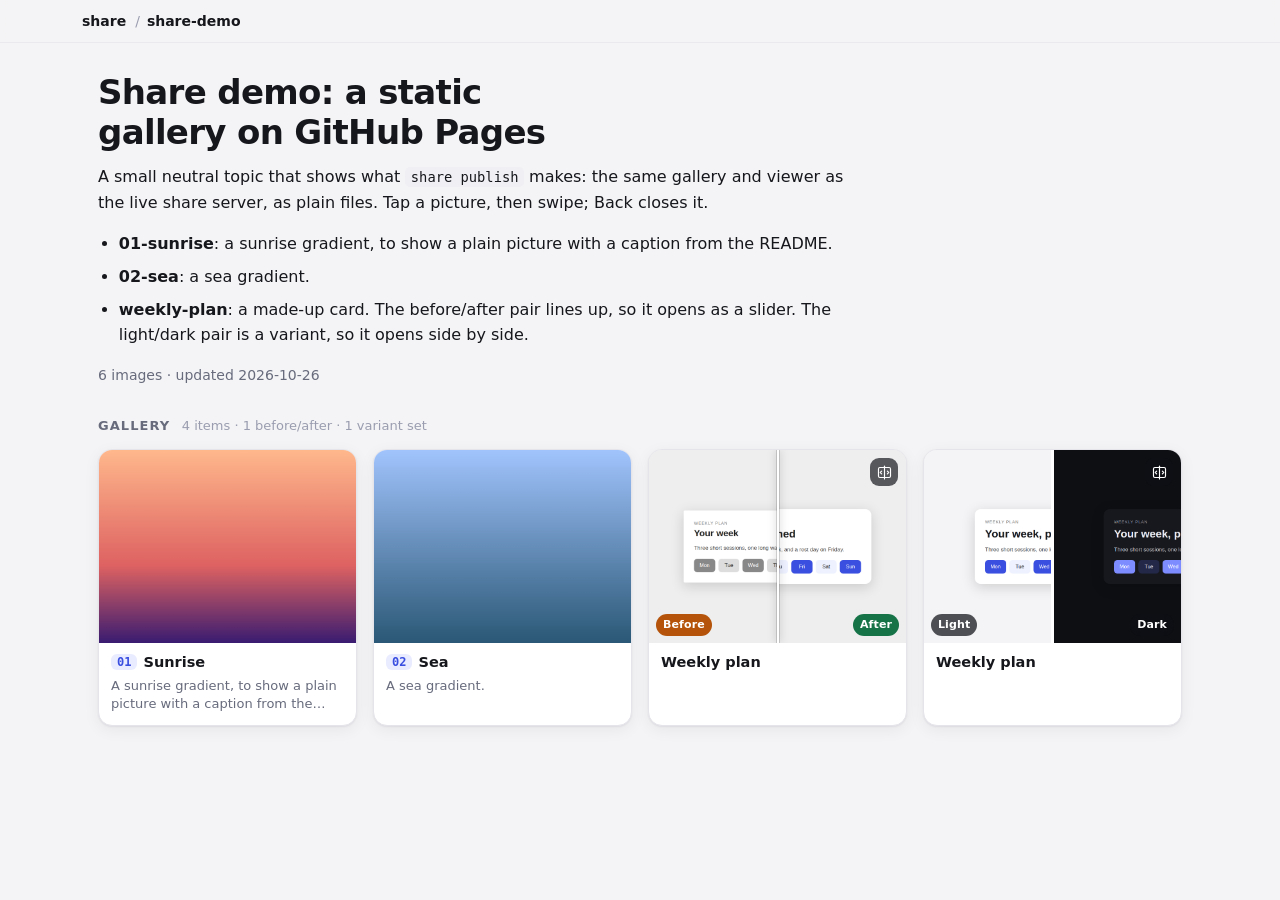
<file: share-demo/index.html>
<!doctype html><html lang="en"><head><meta charset="utf-8">
<meta name="viewport" content="width=device-width,initial-scale=1,viewport-fit=cover">
<meta name="color-scheme" content="light dark"><meta name="theme-color" content="#f5f5f7" media="(prefers-color-scheme: light)">
<meta name="theme-color" content="#0e0f13" media="(prefers-color-scheme: dark)">
<link rel="icon" href="../_share/icon.svg?v=1793607868"><link rel="stylesheet" href="../_share/app.css?v=1793607868">
<title>Share demo: a static gallery on GitHub Pages</title><script>document.documentElement.classList.add("js")</script></head><body class="folder">
<header class="bar"><nav class="crumbs"><a href="../" class="home">share</a><span class="sep">/</span><span aria-current="page">share-demo</span></nav></header>
<main><article class="prose readme"><h1>Share demo: a static gallery on GitHub Pages</h1>
<p>A small neutral topic that shows what <code>share publish</code> makes: the same gallery and viewer as the live share server, as plain files. Tap a picture, then swipe; Back closes it.</p>
<ul>
<li><strong>01-sunrise</strong>: a sunrise gradient, to show a plain picture with a caption from the README.</li>
<li><strong>02-sea</strong>: a sea gradient.</li>
<li><strong>weekly-plan</strong>: a made-up card. The before/after pair lines up, so it opens as a slider. The light/dark pair is a variant, so it opens side by side.</li>
</ul></article><p class="folder-meta">6 images · updated 2026-10-26</p><section><h2 class="sh">Gallery <small>4 items · 1 before/after · 1 variant set</small></h2><div class="gallery"><a class="card" href="01-sunrise.png" data-i="0"><div class="thumb"><img loading="lazy" decoding="async" src="01-sunrise.png" alt="Sunrise"></div><div class="cap"><span class="t"><span class="num">01</span>Sunrise</span><span class="badges"></span><span class="d">A sunrise gradient, to show a plain picture with a caption from the README.</span></div></a><a class="card" href="02-sea.png" data-i="1"><div class="thumb"><img loading="lazy" decoding="async" src="02-sea.png" alt="Sea"></div><div class="cap"><span class="t"><span class="num">02</span>Sea</span><span class="badges"></span><span class="d">A sea gradient.</span></div></a><a class="card group" href="before-weekly-plan.png" data-i="2"><div class="thumb"><img loading="lazy" decoding="async" src="before-weekly-plan.png" alt=""><img class="right" loading="lazy" decoding="async" src="after-weekly-plan.png" alt=""><span class="seam"></span><span class="tag l b-before">Before</span><span class="tag r b-after">After</span><span class="corner"><svg viewBox="0 0 24 24"><path d="M12 3v18"/><rect x="3.5" y="5" width="17" height="14" rx="2"/><path d="M8 10l-2 2 2 2M16 10l2 2-2 2"/></svg></span></div><div class="cap"><span class="t">Weekly plan</span><span class="badges"></span></div></a><a class="card group" href="weekly-plan-light.png" data-i="3"><div class="thumb pair"><img loading="lazy" decoding="async" src="weekly-plan-light.png" alt=""><img class="right" loading="lazy" decoding="async" src="weekly-plan-dark.png" alt=""><span class="seam"></span><span class="tag l b-light">Light</span><span class="tag r b-dark">Dark</span><span class="corner"><svg viewBox="0 0 24 24"><path d="M12 3v18"/><rect x="3.5" y="5" width="17" height="14" rx="2"/><path d="M8 10l-2 2 2 2M16 10l2 2-2 2"/></svg></span></div><div class="cap"><span class="t">Weekly plan</span><span class="badges"></span></div></a></div></section><script type="application/json" id="gallery-data">{"items": [{"type": "image", "name": "01-sunrise.png", "src": "01-sunrise.png", "size": 12942, "title": "Sunrise", "num": "01", "badges": [], "desc": "A sunrise gradient, to show a plain picture with a caption from the README.", "section": ""}, {"type": "image", "name": "02-sea.png", "src": "02-sea.png", "size": 12705, "title": "Sea", "num": "02", "badges": [], "desc": "A sea gradient.", "section": ""}, {"type": "group", "name": "before-weekly-plan.png", "title": "Weekly plan", "num": "", "badges": [], "section": "", "desc": "", "dim": "state", "kind": "before-after", "left": 0, "right": 1, "mode": "slide", "variants": [{"name": "before-weekly-plan.png", "src": "before-weekly-plan.png", "state": "before", "label": "Before", "size": [900, 600], "title": "", "desc": ""}, {"name": "after-weekly-plan.png", "src": "after-weekly-plan.png", "state": "after", "label": "After", "size": [900, 600], "title": "", "desc": ""}]}, {"type": "group", "name": "weekly-plan-light.png", "title": "Weekly plan", "num": "", "badges": [], "section": "", "desc": "", "dim": "theme", "kind": "variants", "left": 0, "right": 1, "mode": "side", "variants": [{"name": "weekly-plan-light.png", "src": "weekly-plan-light.png", "state": "light", "label": "Light", "size": [900, 600], "title": "", "desc": "A made-up card. The before/after pair lines up, so it opens as a slider. The light/dark pair is a variant, so it opens side by side."}, {"name": "weekly-plan-dark.png", "src": "weekly-plan-dark.png", "state": "dark", "label": "Dark", "size": [900, 600], "title": "", "desc": "A made-up card. The before/after pair lines up, so it opens as a slider. The light/dark pair is a variant, so it opens side by side."}]}]}</script></main>
<script src="../_share/viewer.js?v=1793607868" defer></script></body></html>
</file>
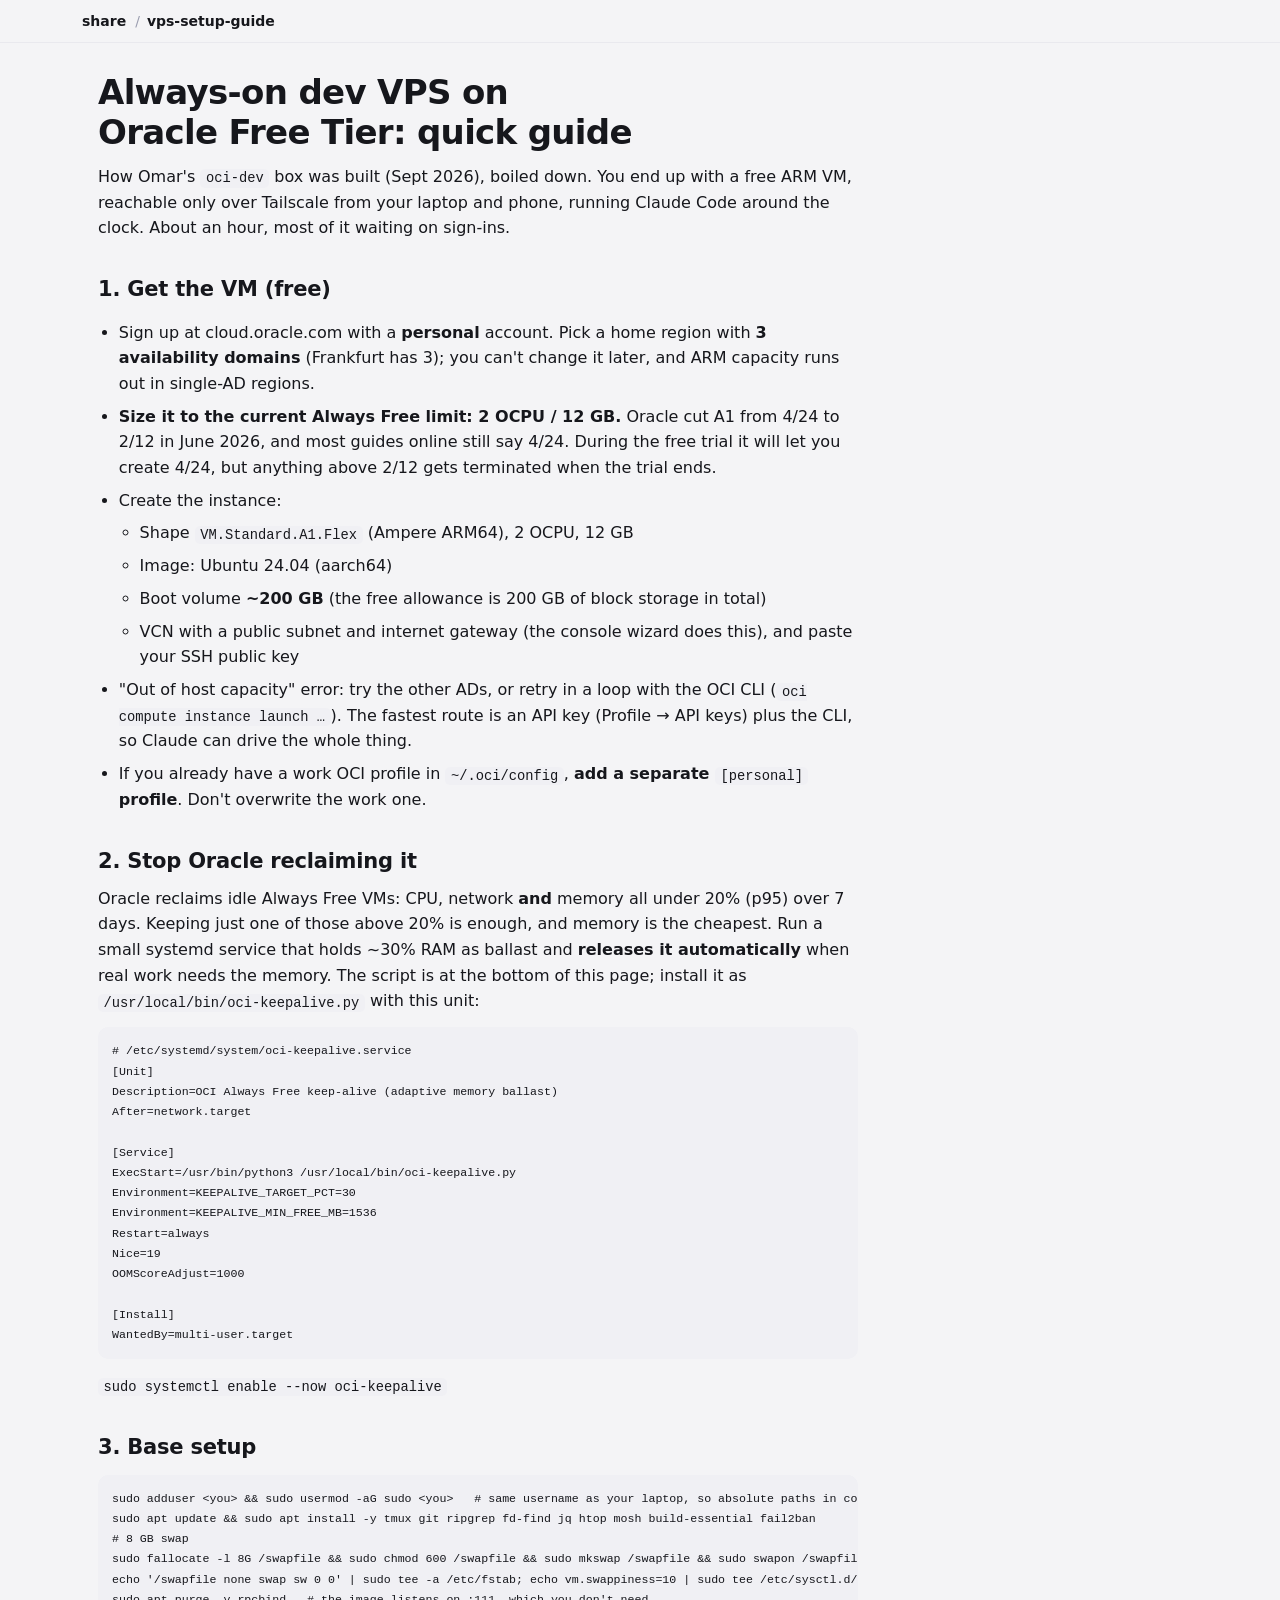
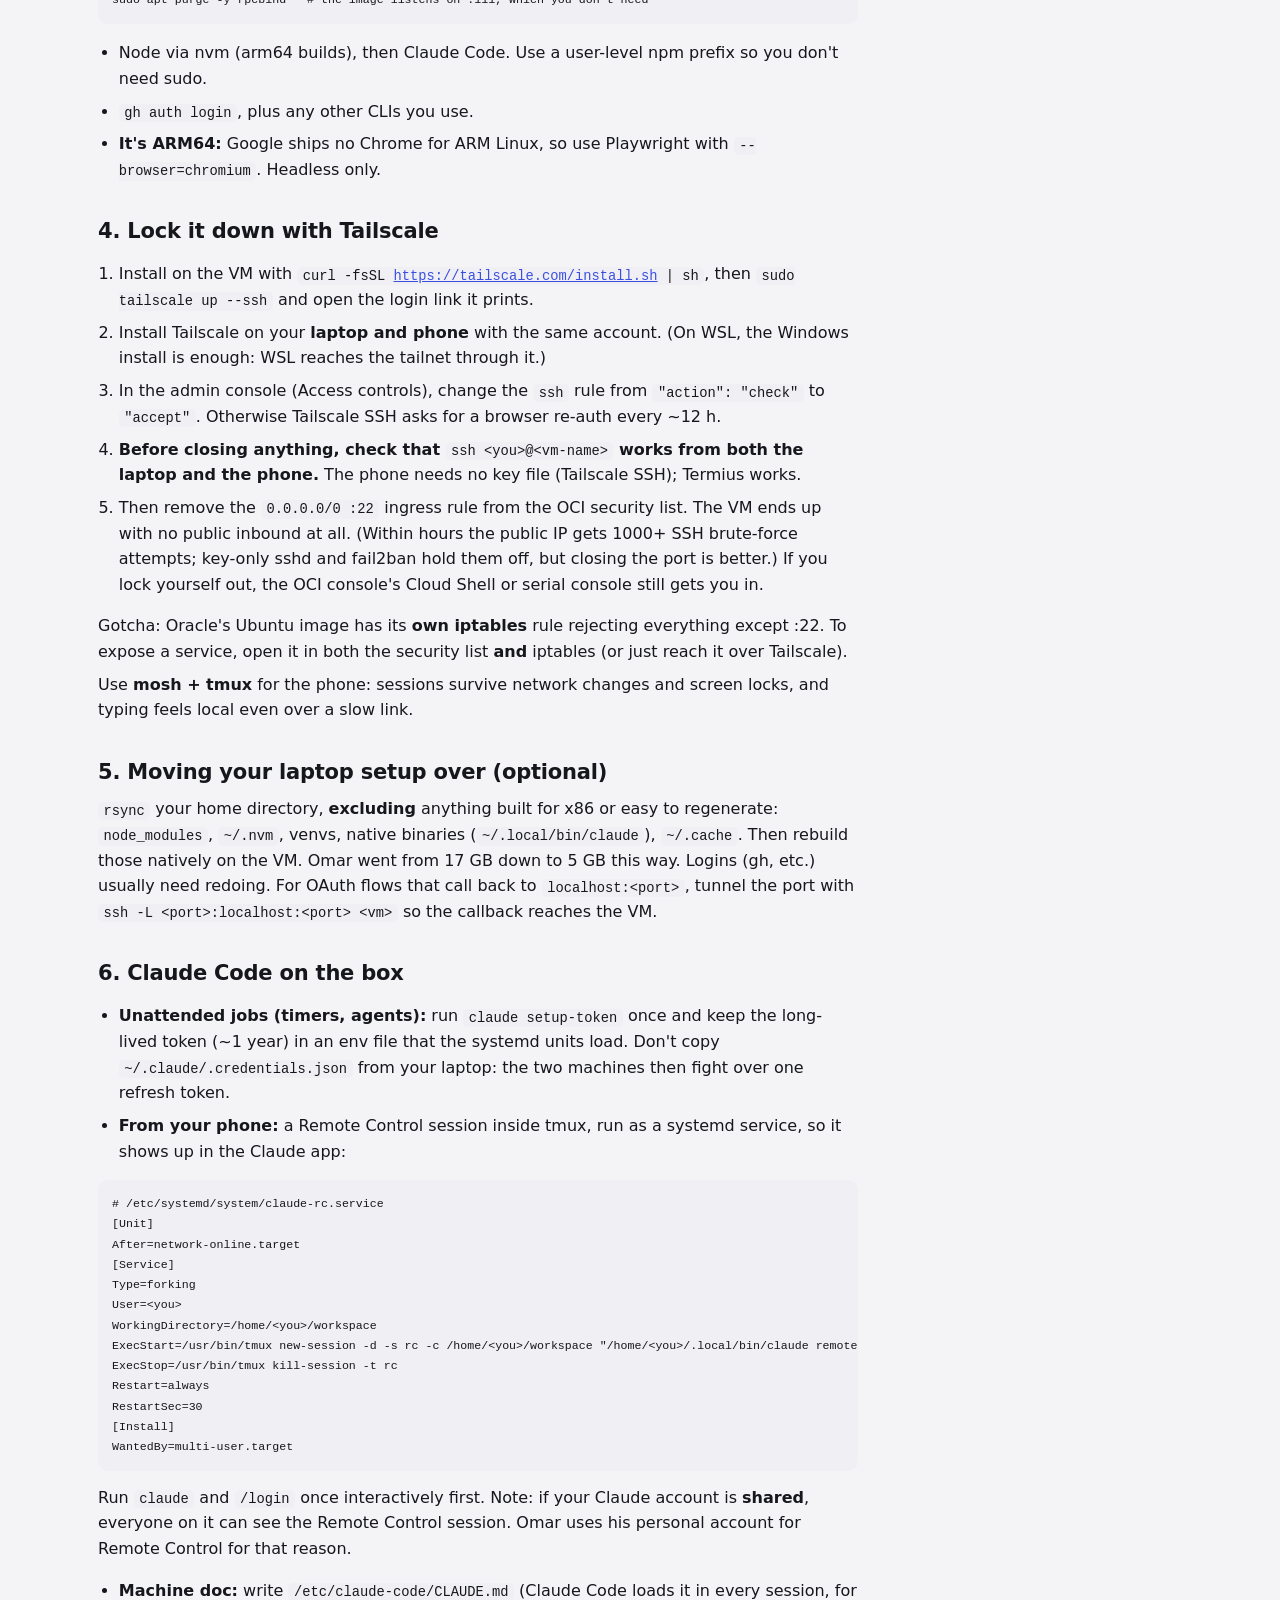
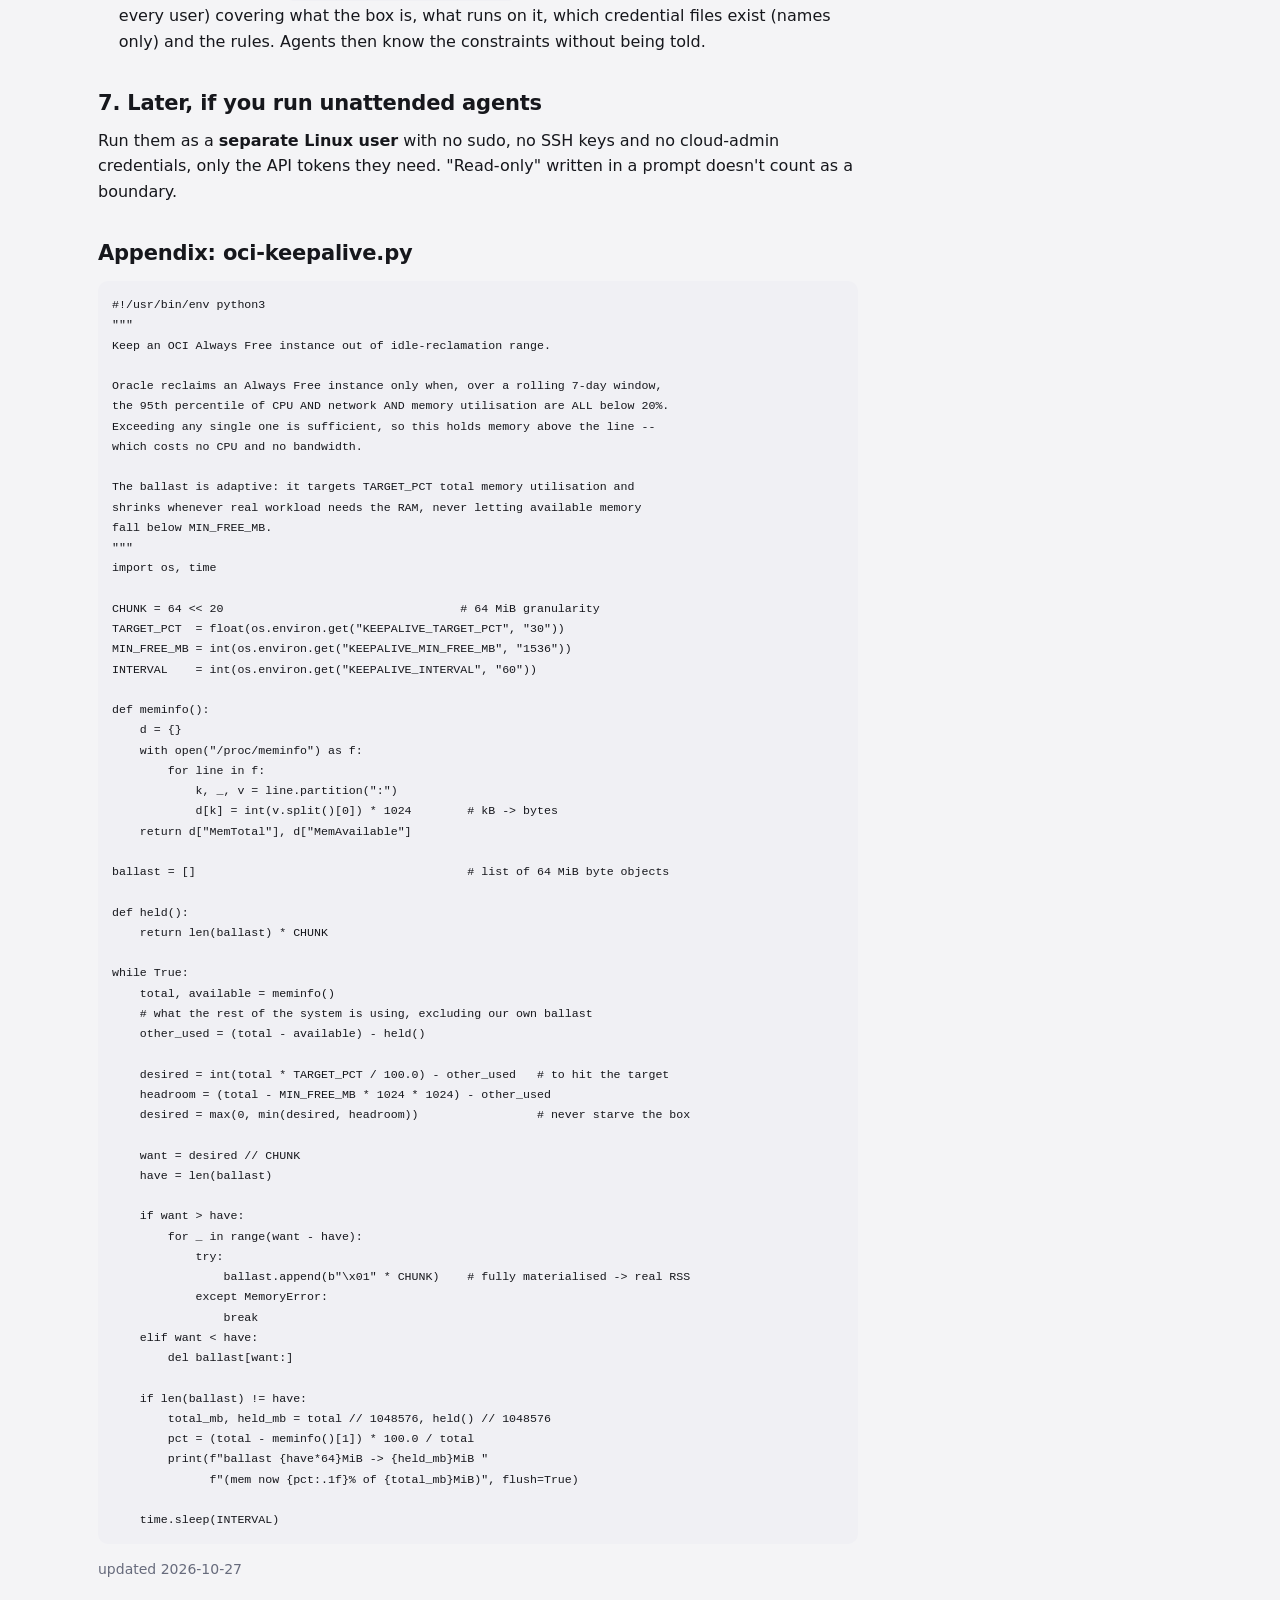
<file: vps-setup-guide/index.html>
<!doctype html><html lang="en"><head><meta charset="utf-8">
<meta name="viewport" content="width=device-width,initial-scale=1,viewport-fit=cover">
<meta name="color-scheme" content="light dark"><meta name="theme-color" content="#f5f5f7" media="(prefers-color-scheme: light)">
<meta name="theme-color" content="#0e0f13" media="(prefers-color-scheme: dark)">
<link rel="icon" href="../_share/icon.svg?v=1793607868"><link rel="stylesheet" href="../_share/app.css?v=1793607868">
<title>Always-on dev VPS on Oracle Free Tier: quick guide</title><script>document.documentElement.classList.add("js")</script></head><body class="folder">
<header class="bar"><nav class="crumbs"><a href="../" class="home">share</a><span class="sep">/</span><span aria-current="page">vps-setup-guide</span></nav></header>
<main><article class="prose readme"><h1>Always-on dev VPS on Oracle Free Tier: quick guide</h1>
<p>How Omar's <code>oci-dev</code> box was built (Sept 2026), boiled down. You end up with a free ARM VM, reachable only over Tailscale from your laptop and phone, running Claude Code around the clock. About an hour, most of it waiting on sign-ins.</p>
<h2>1. Get the VM (free)</h2>
<ul>
<li>Sign up at cloud.oracle.com with a <strong>personal</strong> account. Pick a home region with <strong>3 availability domains</strong> (Frankfurt has 3); you can't change it later, and ARM capacity runs out in single-AD regions.</li>
<li><strong>Size it to the current Always Free limit: 2 OCPU / 12 GB.</strong> Oracle cut A1 from 4/24 to 2/12 in June 2026, and most guides online still say 4/24. During the free trial it will let you create 4/24, but anything above 2/12 gets terminated when the trial ends.</li>
<li>Create the instance:
<ul>
<li>Shape <code>VM.Standard.A1.Flex</code> (Ampere ARM64), 2 OCPU, 12 GB</li>
<li>Image: Ubuntu 24.04 (aarch64)</li>
<li>Boot volume <strong>~200 GB</strong> (the free allowance is 200 GB of block storage in total)</li>
<li>VCN with a public subnet and internet gateway (the console wizard does this), and paste your SSH public key</li>
</ul>
<li>"Out of host capacity" error: try the other ADs, or retry in a loop with the OCI CLI (<code>oci compute instance launch …</code>). The fastest route is an API key (Profile → API keys) plus the CLI, so Claude can drive the whole thing.</li>
<li>If you already have a work OCI profile in <code>~/.oci/config</code>, <strong>add a separate <code>[personal]</code> profile</strong>. Don't overwrite the work one.</li>
</ul>
<h2>2. Stop Oracle reclaiming it</h2>
<p>Oracle reclaims idle Always Free VMs: CPU, network <strong>and</strong> memory all under 20% (p95) over 7 days. Keeping just one of those above 20% is enough, and memory is the cheapest. Run a small systemd service that holds ~30% RAM as ballast and <strong>releases it automatically</strong> when real work needs the memory. The script is at the bottom of this page; install it as <code>/usr/local/bin/oci-keepalive.py</code> with this unit:</p>
<pre><code># /etc/systemd/system/oci-keepalive.service
[Unit]
Description=OCI Always Free keep-alive (adaptive memory ballast)
After=network.target

[Service]
ExecStart=/usr/bin/python3 /usr/local/bin/oci-keepalive.py
Environment=KEEPALIVE_TARGET_PCT=30
Environment=KEEPALIVE_MIN_FREE_MB=1536
Restart=always
Nice=19
OOMScoreAdjust=1000

[Install]
WantedBy=multi-user.target</code></pre>
<p><code>sudo systemctl enable --now oci-keepalive</code></p>
<h2>3. Base setup</h2>
<pre><code>sudo adduser &lt;you&gt; &amp;&amp; sudo usermod -aG sudo &lt;you&gt;   # same username as your laptop, so absolute paths in configs still work
sudo apt update &amp;&amp; sudo apt install -y tmux git ripgrep fd-find jq htop mosh build-essential fail2ban
# 8 GB swap
sudo fallocate -l 8G /swapfile &amp;&amp; sudo chmod 600 /swapfile &amp;&amp; sudo mkswap /swapfile &amp;&amp; sudo swapon /swapfile
echo &#x27;/swapfile none swap sw 0 0&#x27; | sudo tee -a /etc/fstab; echo vm.swappiness=10 | sudo tee /etc/sysctl.d/99-swap.conf
sudo apt purge -y rpcbind   # the image listens on :111, which you don&#x27;t need</code></pre>
<ul>
<li>Node via nvm (arm64 builds), then Claude Code. Use a user-level npm prefix so you don't need sudo.</li>
<li><code>gh auth login</code>, plus any other CLIs you use.</li>
<li><strong>It's ARM64:</strong> Google ships no Chrome for ARM Linux, so use Playwright with <code>--browser=chromium</code>. Headless only.</li>
</ul>
<h2>4. Lock it down with Tailscale</h2>
<ol>
<li>Install on the VM with <code>curl -fsSL <a href="https://tailscale.com/install.sh">https://tailscale.com/install.sh</a> | sh</code>, then <code>sudo tailscale up --ssh</code> and open the login link it prints.</li>
<li>Install Tailscale on your <strong>laptop and phone</strong> with the same account. (On WSL, the Windows install is enough: WSL reaches the tailnet through it.)</li>
<li>In the admin console (Access controls), change the <code>ssh</code> rule from <code>"action": "check"</code> to <code>"accept"</code>. Otherwise Tailscale SSH asks for a browser re-auth every ~12 h.</li>
<li><strong>Before closing anything, check that <code>ssh &lt;you&gt;@&lt;vm-name&gt;</code> works from both the laptop and the phone.</strong> The phone needs no key file (Tailscale SSH); Termius works.</li>
<li>Then remove the <code>0.0.0.0/0 :22</code> ingress rule from the OCI security list. The VM ends up with no public inbound at all. (Within hours the public IP gets 1000+ SSH brute-force attempts; key-only sshd and fail2ban hold them off, but closing the port is better.) If you lock yourself out, the OCI console's Cloud Shell or serial console still gets you in.</li>
</ol>
<p>Gotcha: Oracle's Ubuntu image has its <strong>own iptables</strong> rule rejecting everything except :22. To expose a service, open it in both the security list <strong>and</strong> iptables (or just reach it over Tailscale).</p>
<p>Use <strong>mosh + tmux</strong> for the phone: sessions survive network changes and screen locks, and typing feels local even over a slow link.</p>
<h2>5. Moving your laptop setup over (optional)</h2>
<p><code>rsync</code> your home directory, <strong>excluding</strong> anything built for x86 or easy to regenerate: <code>node_modules</code>, <code>~/.nvm</code>, venvs, native binaries (<code>~/.local/bin/claude</code>), <code>~/.cache</code>. Then rebuild those natively on the VM. Omar went from 17 GB down to 5 GB this way. Logins (gh, etc.) usually need redoing. For OAuth flows that call back to <code>localhost:&lt;port&gt;</code>, tunnel the port with <code>ssh -L &lt;port&gt;:localhost:&lt;port&gt; &lt;vm&gt;</code> so the callback reaches the VM.</p>
<h2>6. Claude Code on the box</h2>
<ul>
<li><strong>Unattended jobs (timers, agents):</strong> run <code>claude setup-token</code> once and keep the long-lived token (~1 year) in an env file that the systemd units load. Don't copy <code>~/.claude/.credentials.json</code> from your laptop: the two machines then fight over one refresh token.</li>
<li><strong>From your phone:</strong> a Remote Control session inside tmux, run as a systemd service, so it shows up in the Claude app:</li>
</ul>
<pre><code># /etc/systemd/system/claude-rc.service
[Unit]
After=network-online.target
[Service]
Type=forking
User=&lt;you&gt;
WorkingDirectory=/home/&lt;you&gt;/workspace
ExecStart=/usr/bin/tmux new-session -d -s rc -c /home/&lt;you&gt;/workspace &quot;/home/&lt;you&gt;/.local/bin/claude remote-control --name &lt;vm-name&gt;&quot;
ExecStop=/usr/bin/tmux kill-session -t rc
Restart=always
RestartSec=30
[Install]
WantedBy=multi-user.target</code></pre>
<p>Run <code>claude</code> and <code>/login</code> once interactively first. Note: if your Claude account is <strong>shared</strong>, everyone on it can see the Remote Control session. Omar uses his personal account for Remote Control for that reason.</p>
<ul>
<li><strong>Machine doc:</strong> write <code>/etc/claude-code/CLAUDE.md</code> (Claude Code loads it in every session, for every user) covering what the box is, what runs on it, which credential files exist (names only) and the rules. Agents then know the constraints without being told.</li>
</ul>
<h2>7. Later, if you run unattended agents</h2>
<p>Run them as a <strong>separate Linux user</strong> with no sudo, no SSH keys and no cloud-admin credentials, only the API tokens they need. "Read-only" written in a prompt doesn't count as a boundary.</p>
<h2>Appendix: oci-keepalive.py</h2>
<pre><code>#!/usr/bin/env python3
&quot;&quot;&quot;
Keep an OCI Always Free instance out of idle-reclamation range.

Oracle reclaims an Always Free instance only when, over a rolling 7-day window,
the 95th percentile of CPU AND network AND memory utilisation are ALL below 20%.
Exceeding any single one is sufficient, so this holds memory above the line --
which costs no CPU and no bandwidth.

The ballast is adaptive: it targets TARGET_PCT total memory utilisation and
shrinks whenever real workload needs the RAM, never letting available memory
fall below MIN_FREE_MB.
&quot;&quot;&quot;
import os, time

CHUNK = 64 &lt;&lt; 20                                  # 64 MiB granularity
TARGET_PCT  = float(os.environ.get(&quot;KEEPALIVE_TARGET_PCT&quot;, &quot;30&quot;))
MIN_FREE_MB = int(os.environ.get(&quot;KEEPALIVE_MIN_FREE_MB&quot;, &quot;1536&quot;))
INTERVAL    = int(os.environ.get(&quot;KEEPALIVE_INTERVAL&quot;, &quot;60&quot;))

def meminfo():
    d = {}
    with open(&quot;/proc/meminfo&quot;) as f:
        for line in f:
            k, _, v = line.partition(&quot;:&quot;)
            d[k] = int(v.split()[0]) * 1024        # kB -&gt; bytes
    return d[&quot;MemTotal&quot;], d[&quot;MemAvailable&quot;]

ballast = []                                       # list of 64 MiB byte objects

def held():
    return len(ballast) * CHUNK

while True:
    total, available = meminfo()
    # what the rest of the system is using, excluding our own ballast
    other_used = (total - available) - held()

    desired = int(total * TARGET_PCT / 100.0) - other_used   # to hit the target
    headroom = (total - MIN_FREE_MB * 1024 * 1024) - other_used
    desired = max(0, min(desired, headroom))                 # never starve the box

    want = desired // CHUNK
    have = len(ballast)

    if want &gt; have:
        for _ in range(want - have):
            try:
                ballast.append(b&quot;\x01&quot; * CHUNK)    # fully materialised -&gt; real RSS
            except MemoryError:
                break
    elif want &lt; have:
        del ballast[want:]

    if len(ballast) != have:
        total_mb, held_mb = total // 1048576, held() // 1048576
        pct = (total - meminfo()[1]) * 100.0 / total
        print(f&quot;ballast {have*64}MiB -&gt; {held_mb}MiB &quot;
              f&quot;(mem now {pct:.1f}% of {total_mb}MiB)&quot;, flush=True)

    time.sleep(INTERVAL)</code></pre></article><p class="folder-meta">updated 2026-10-27</p><script type="application/json" id="gallery-data">{"items": []}</script></main>
<script src="../_share/viewer.js?v=1793607868" defer></script></body></html>
</file>
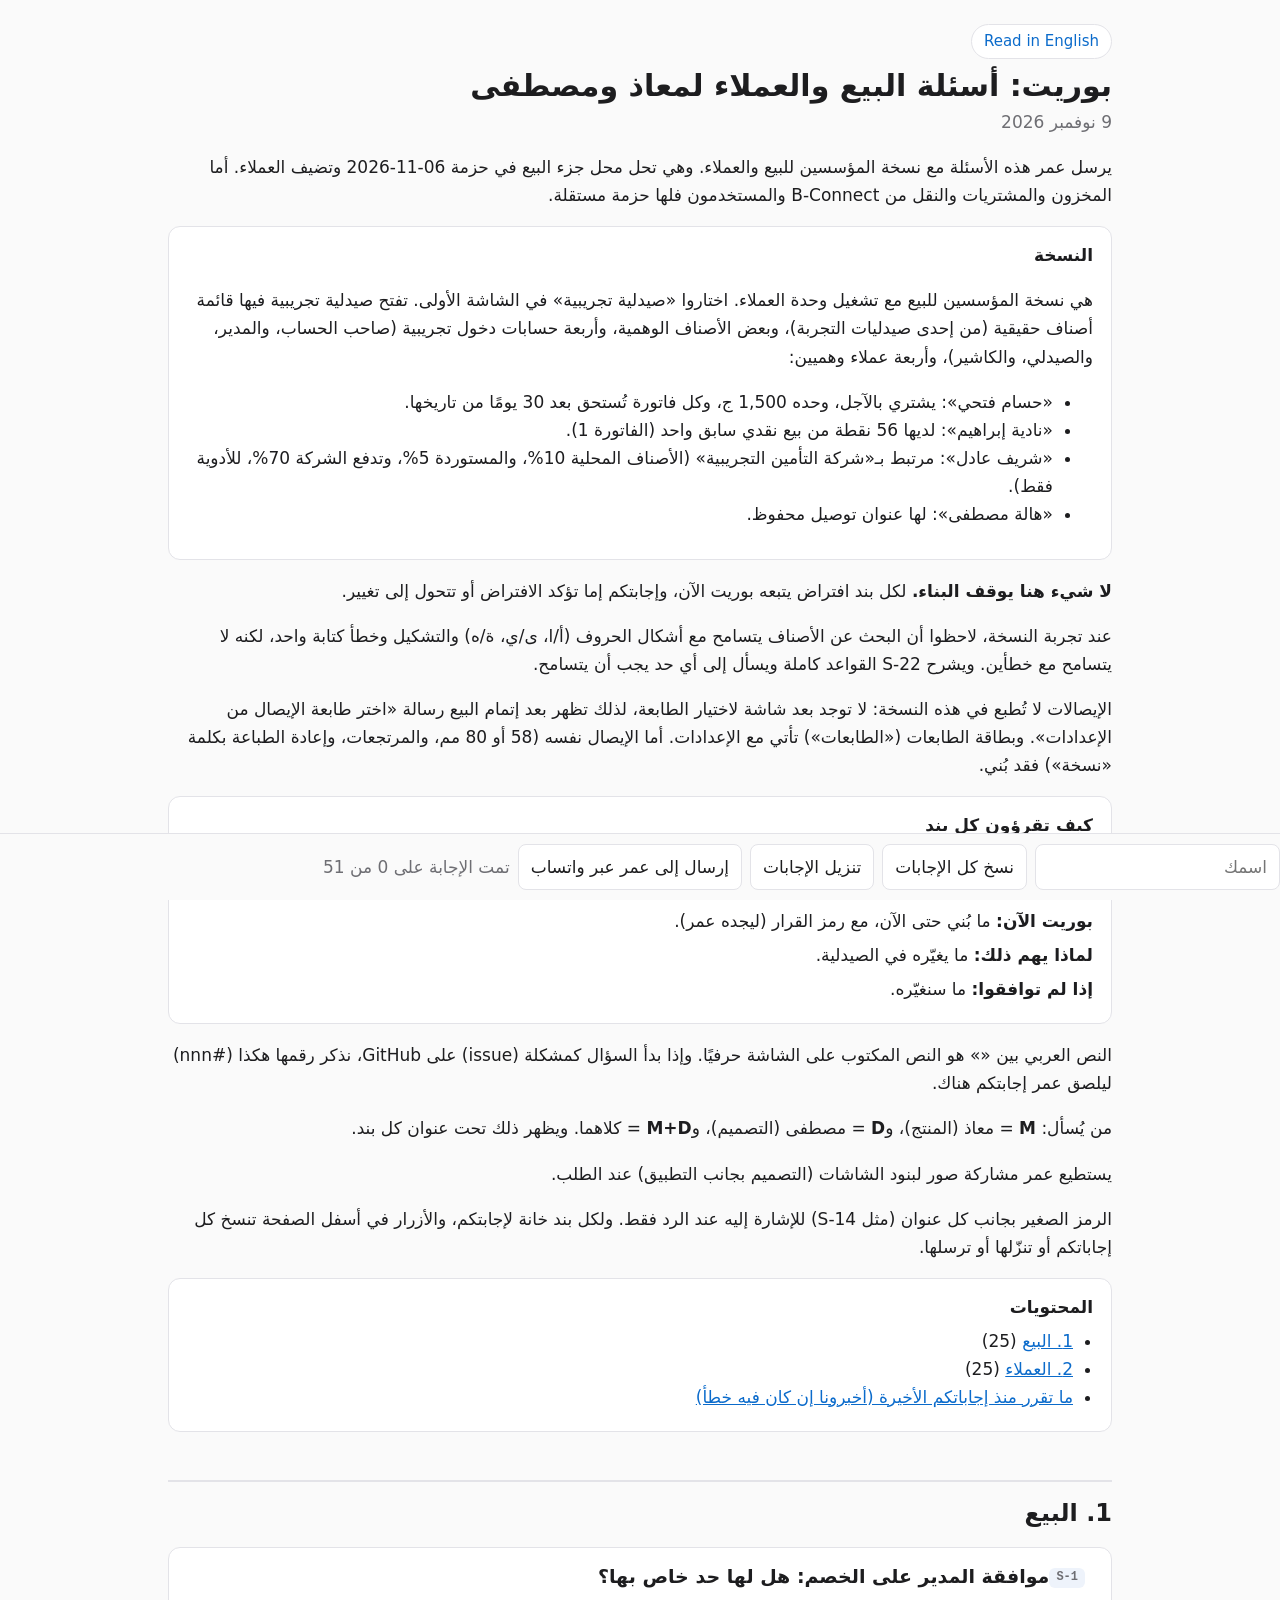
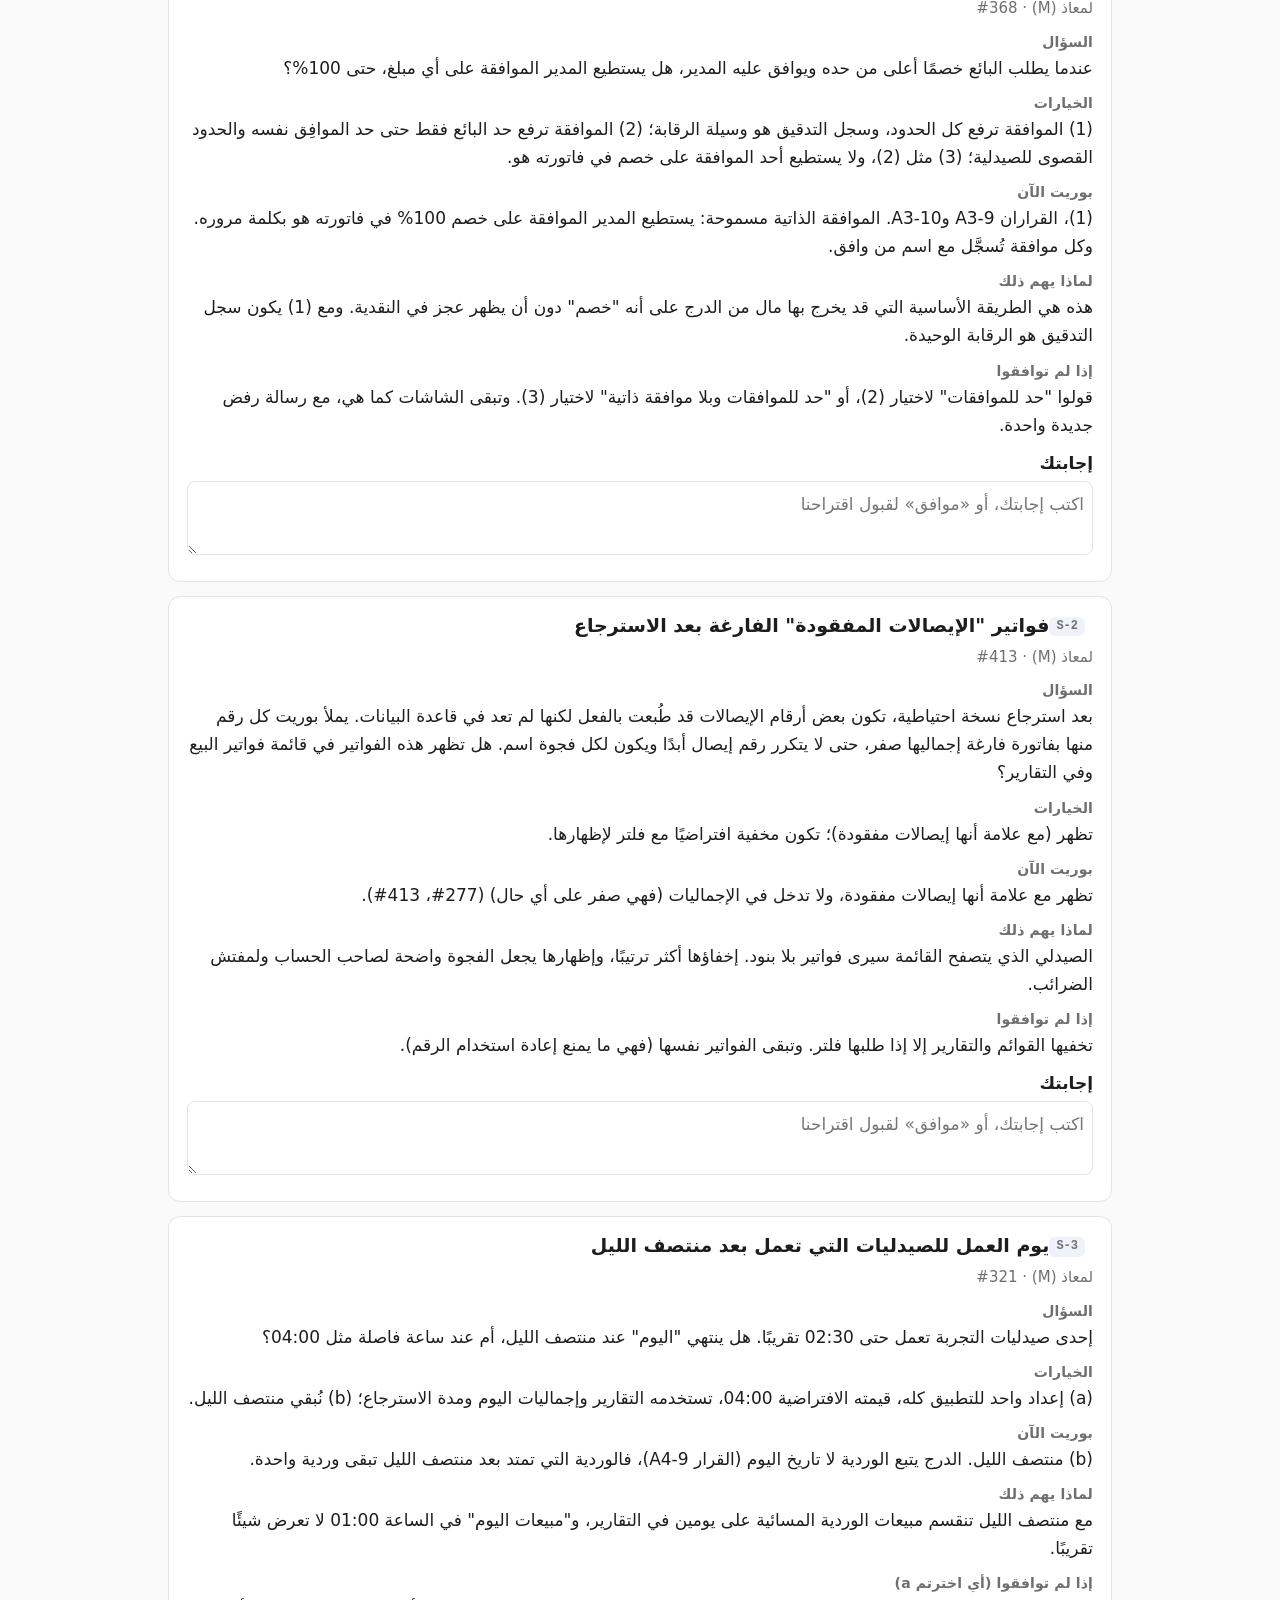
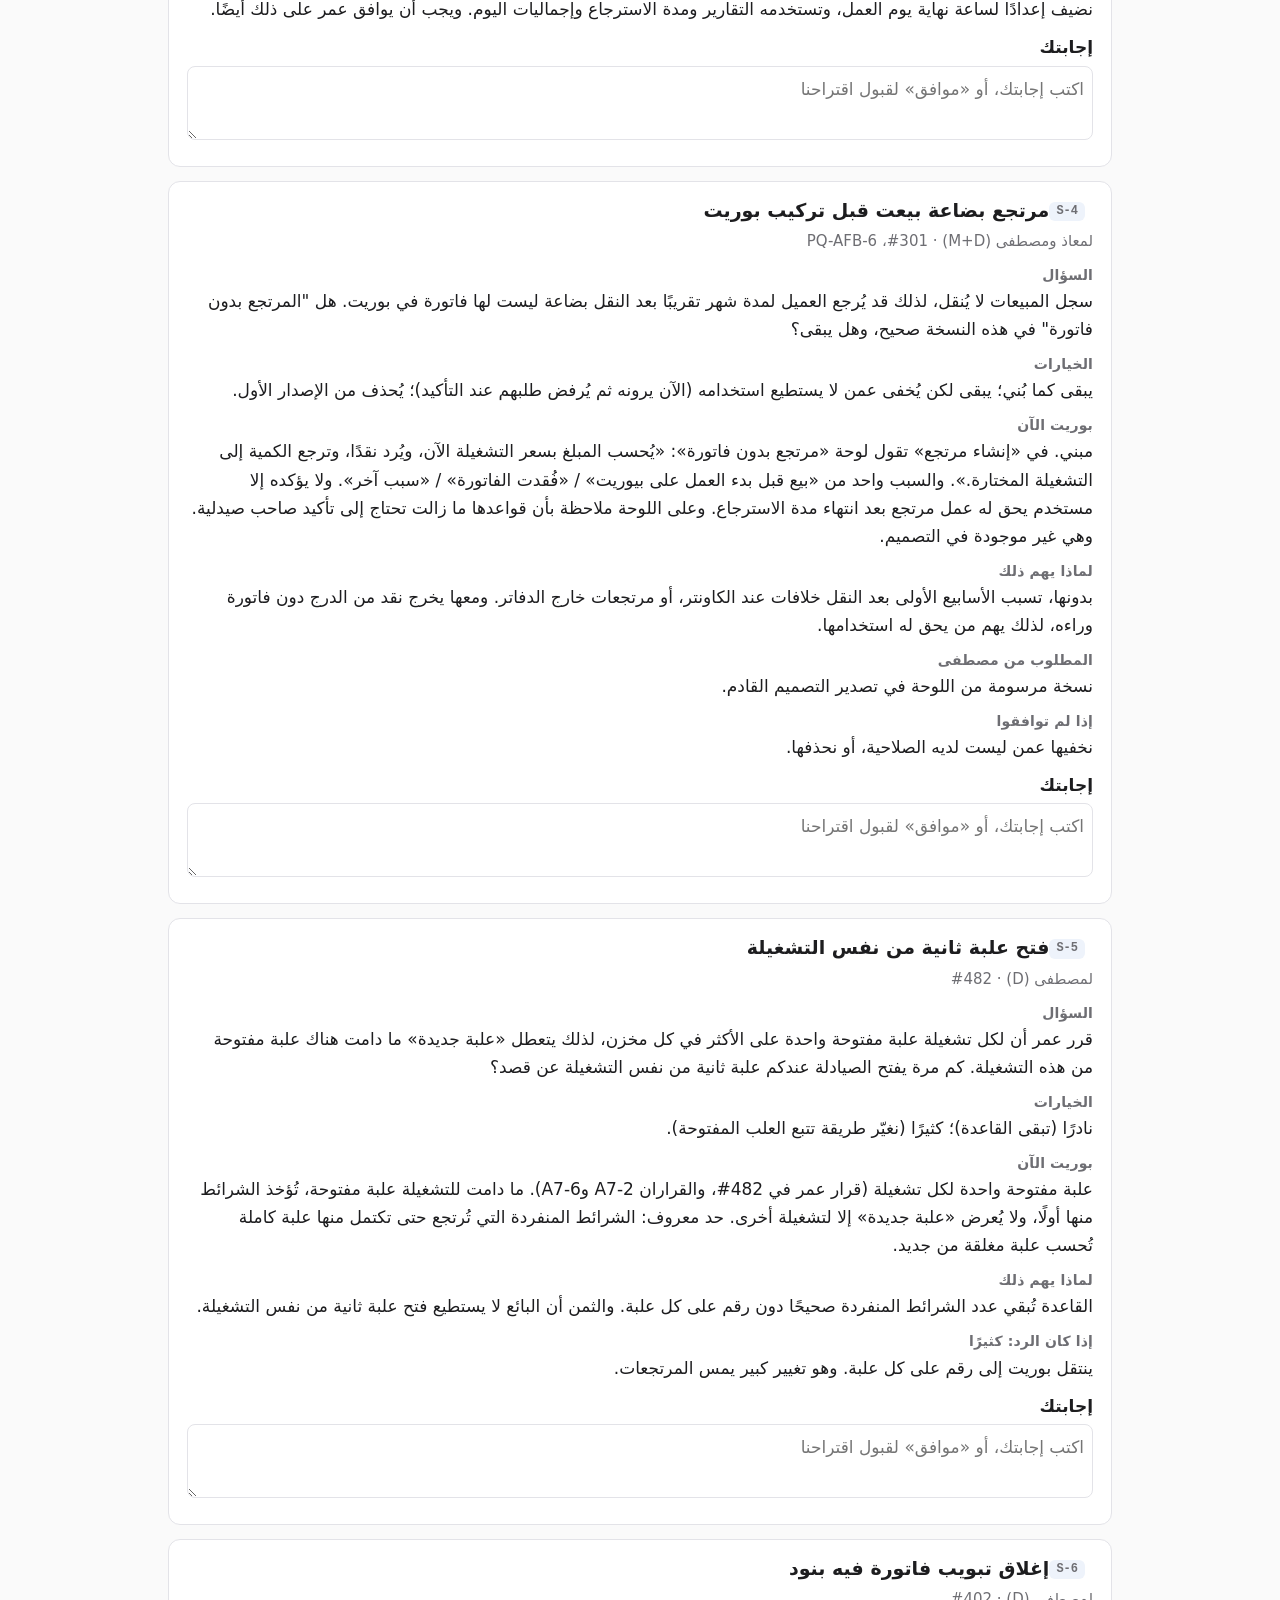
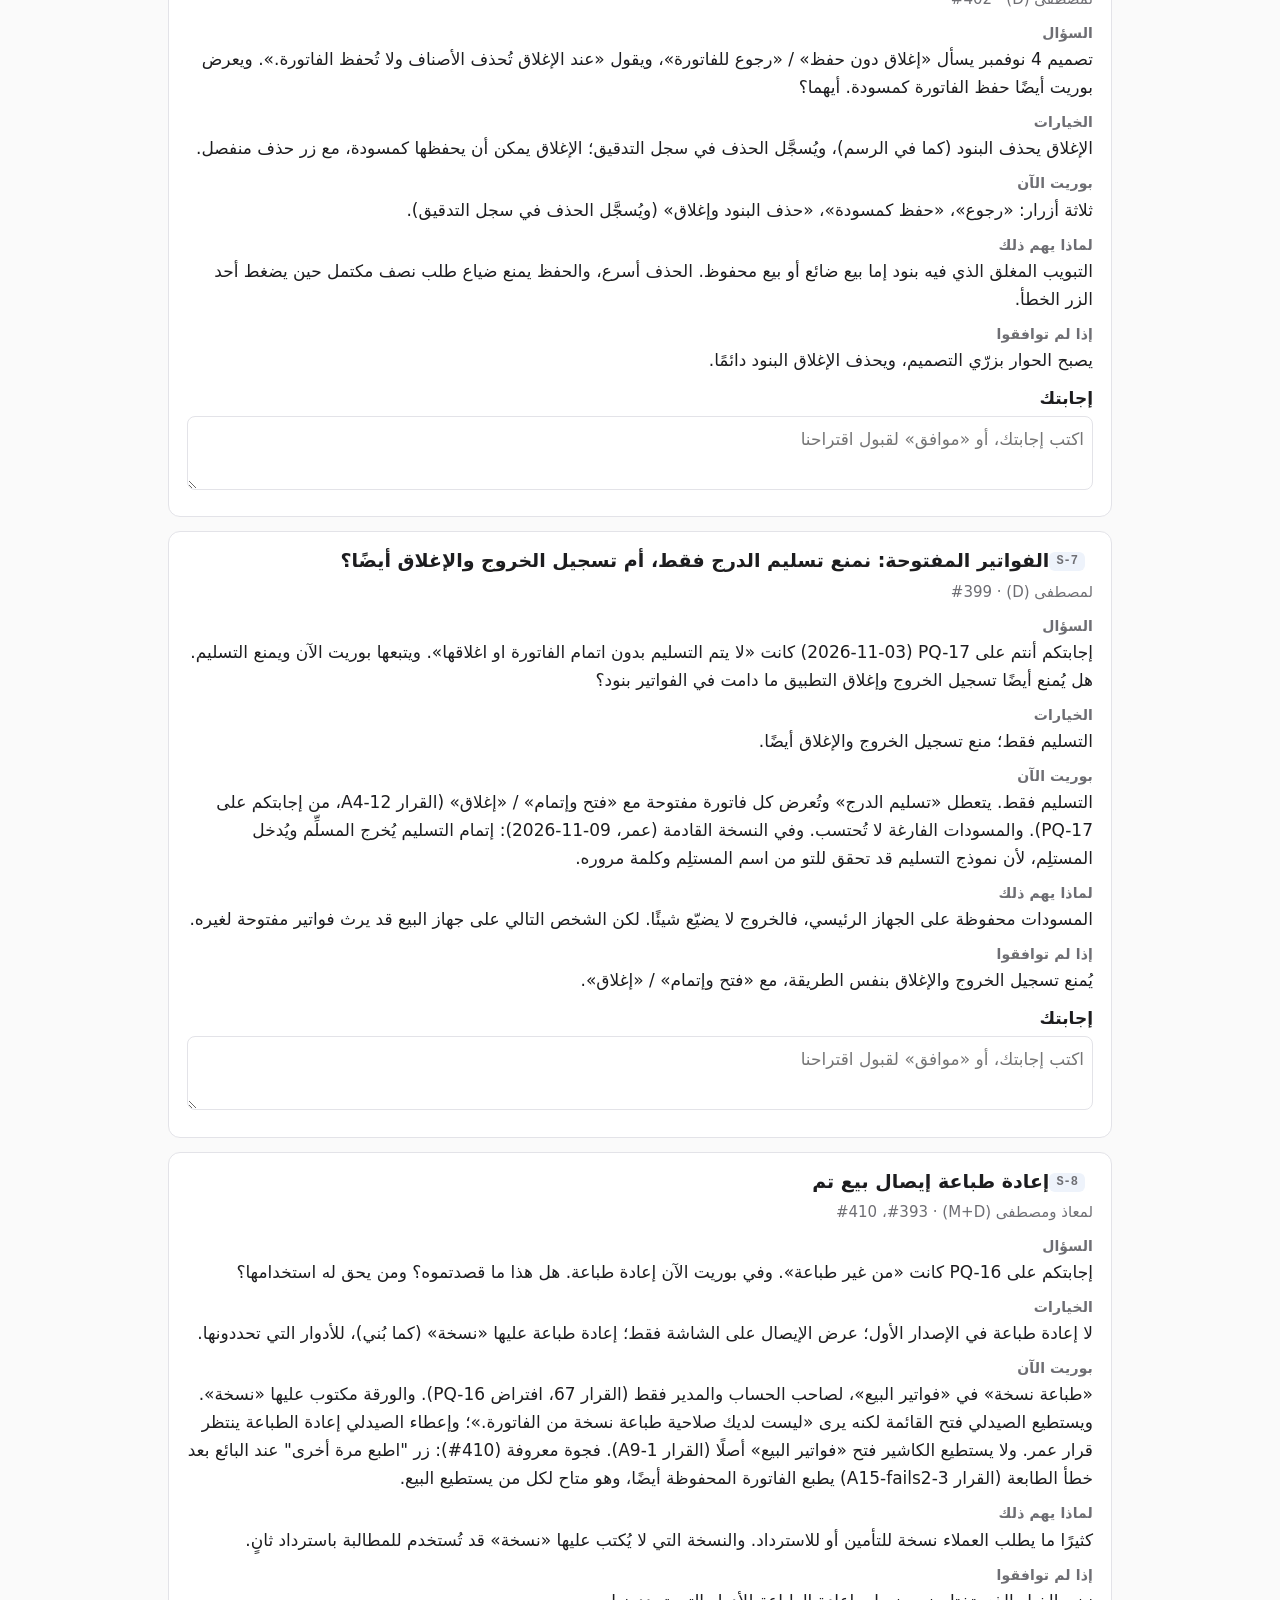
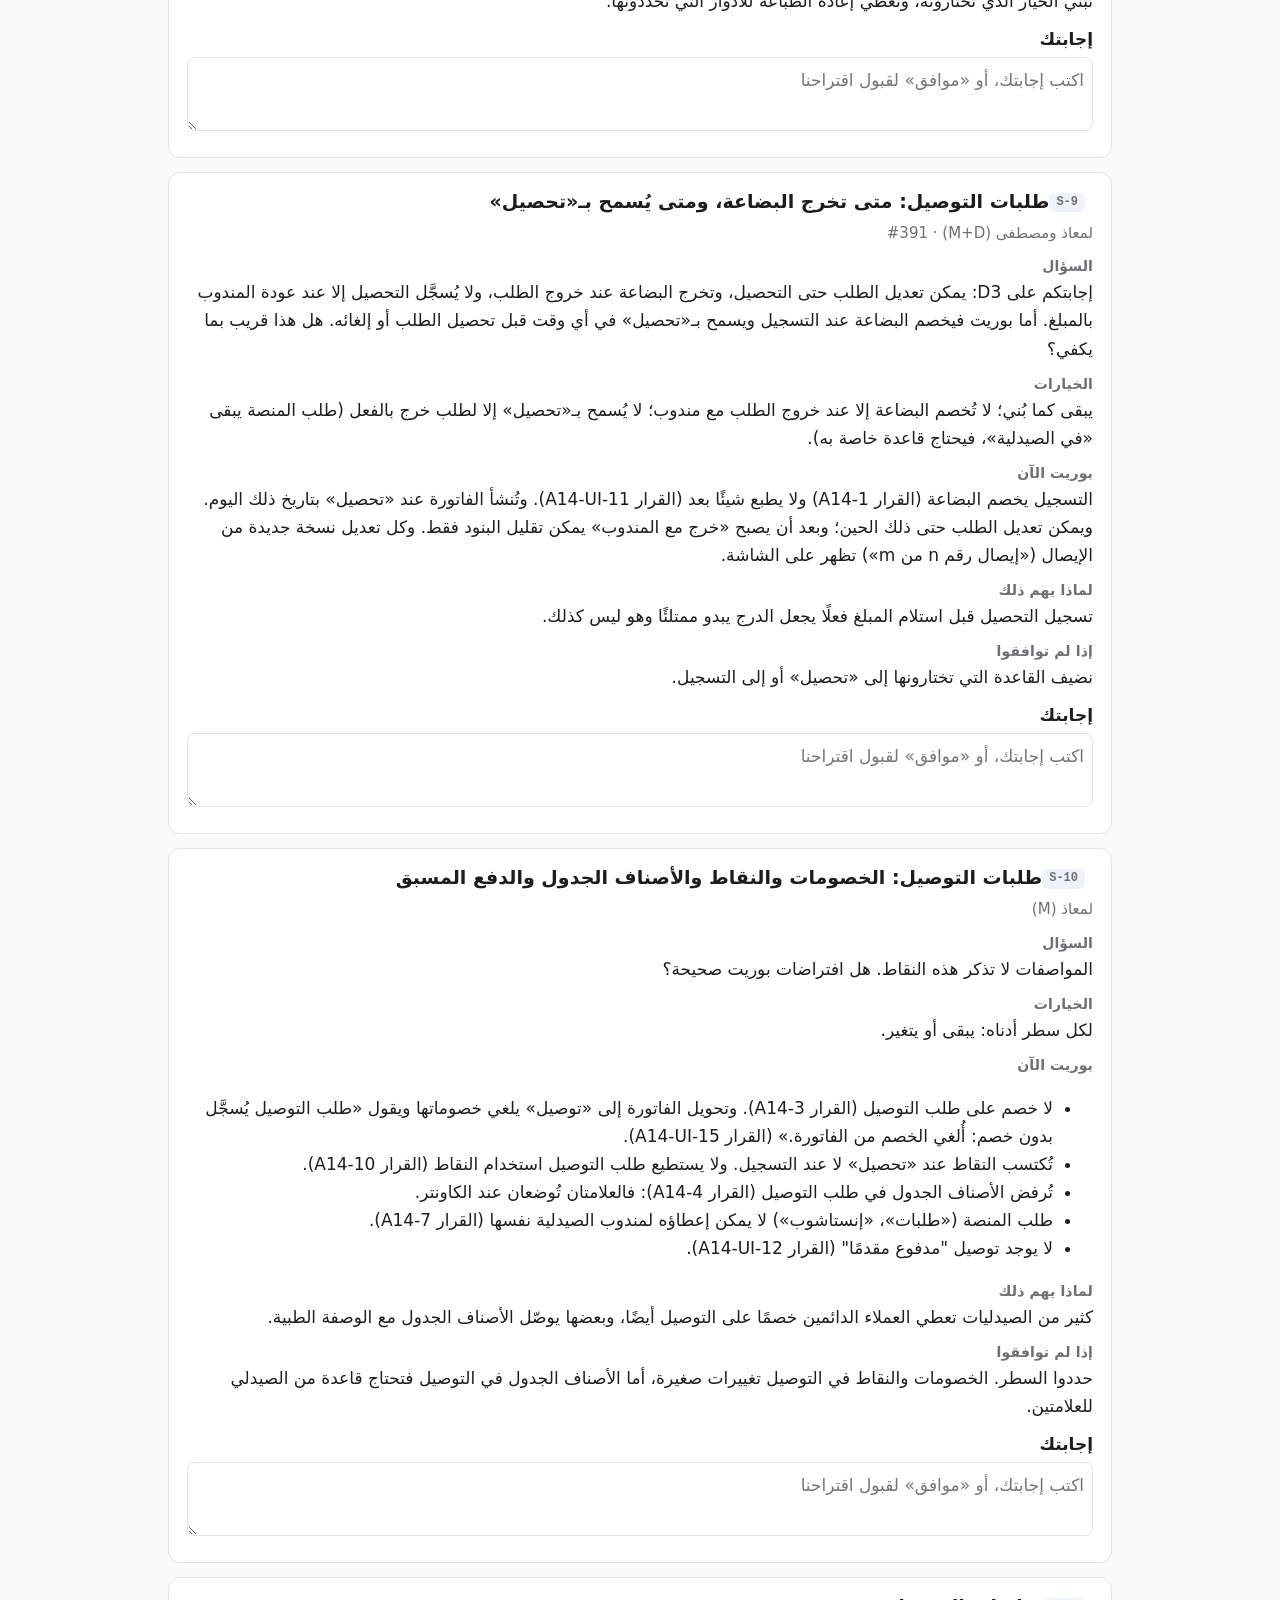
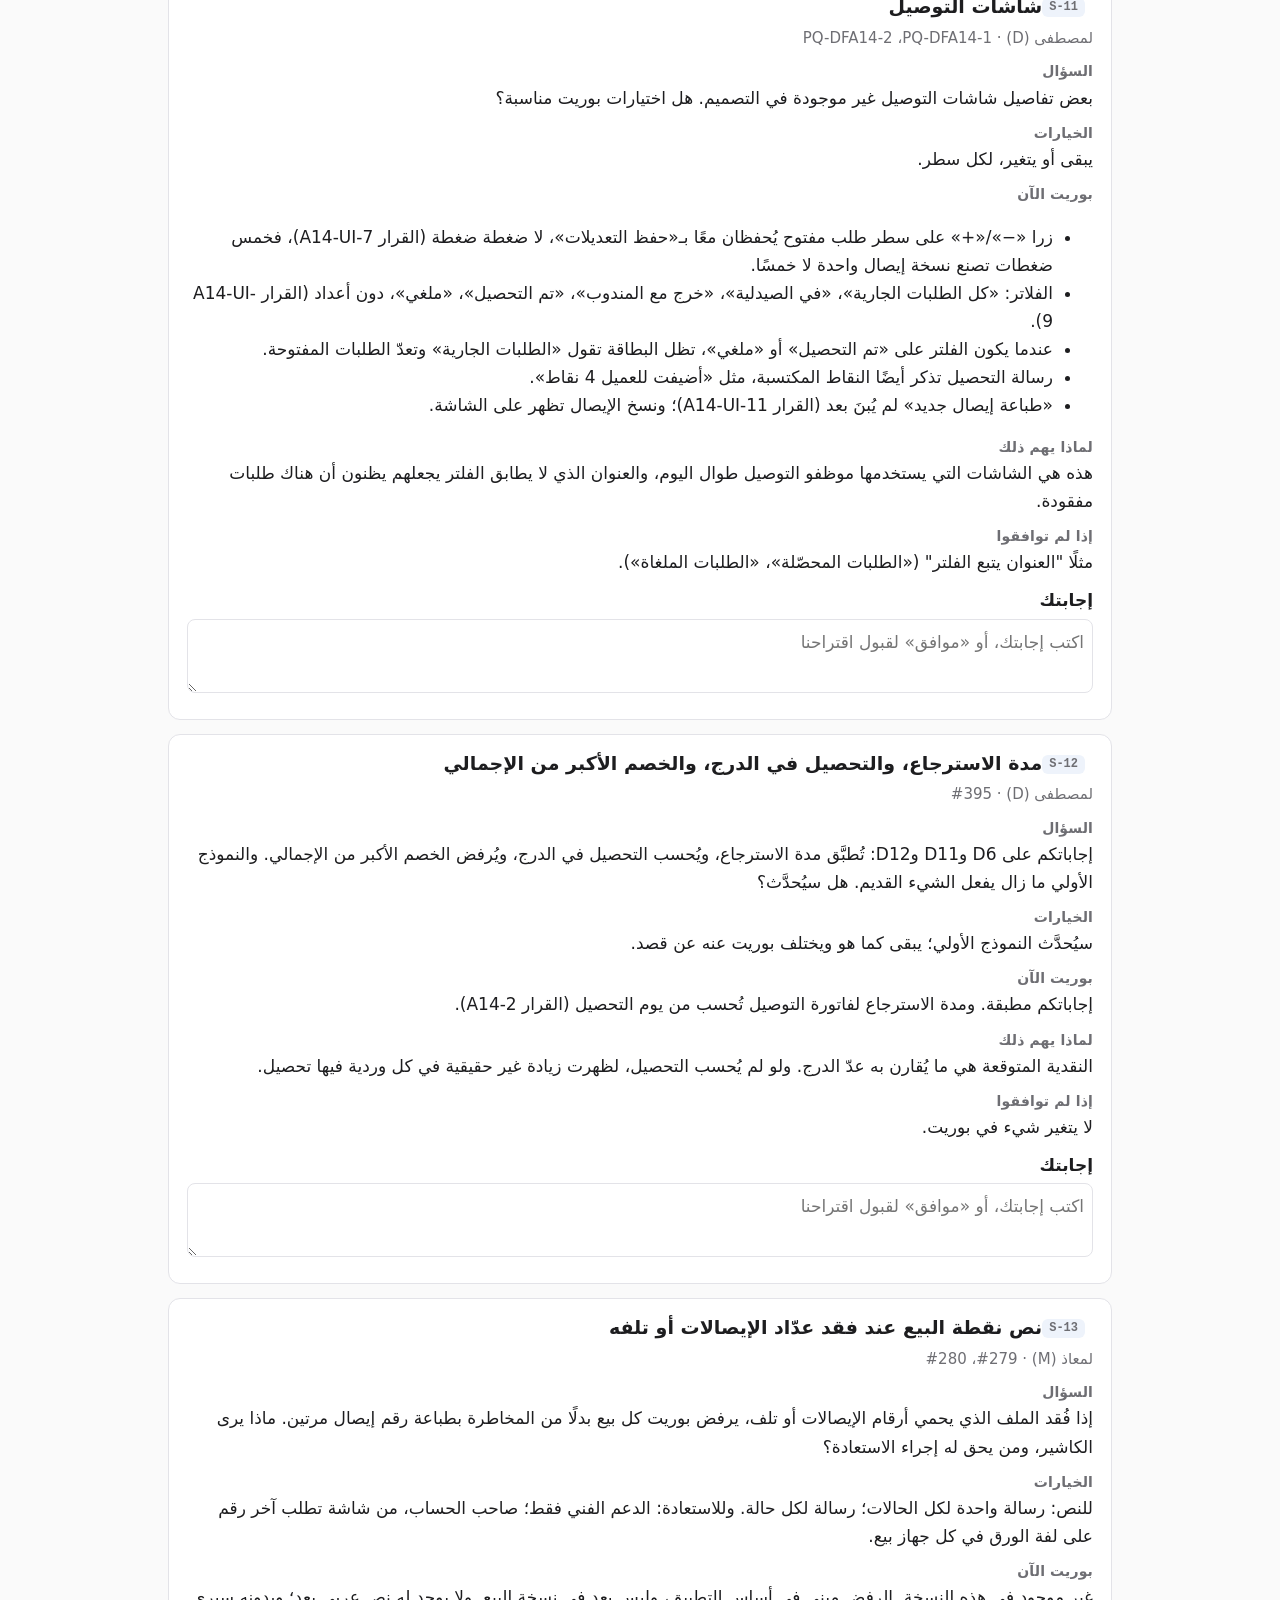
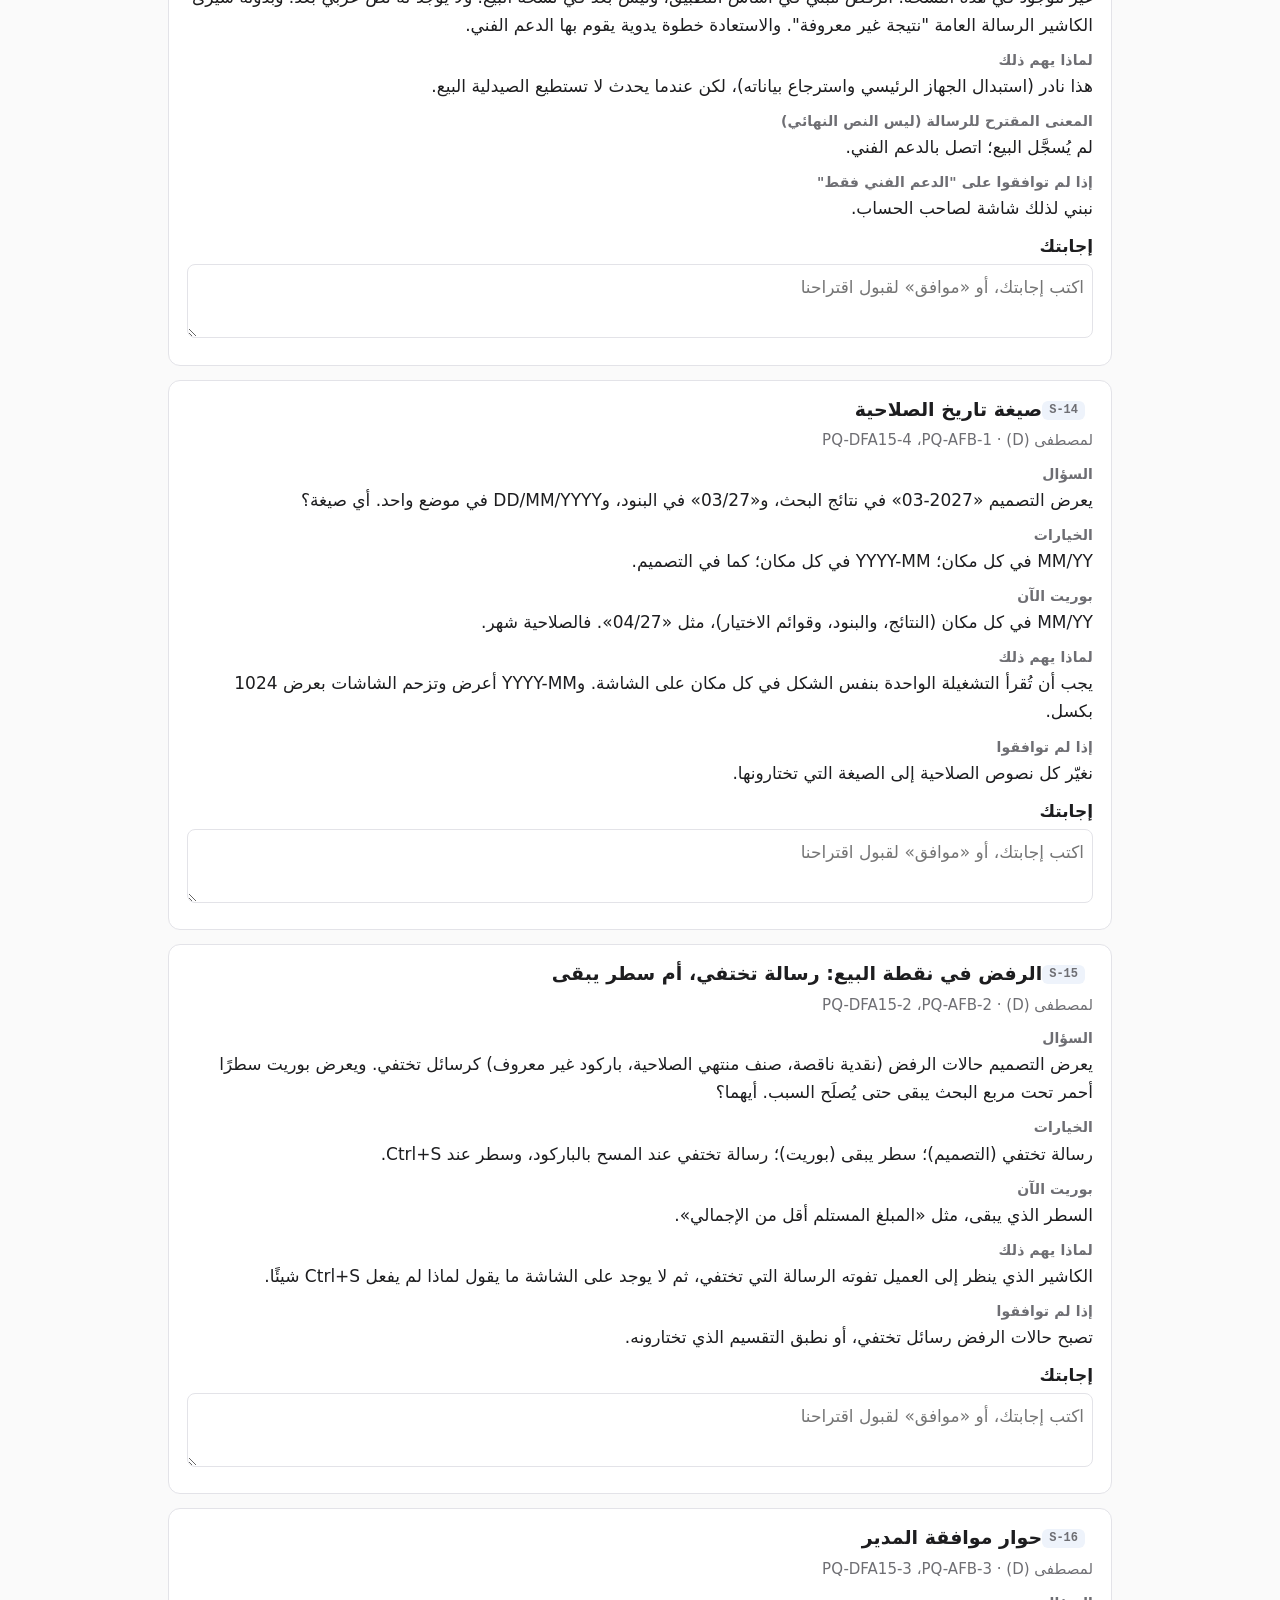
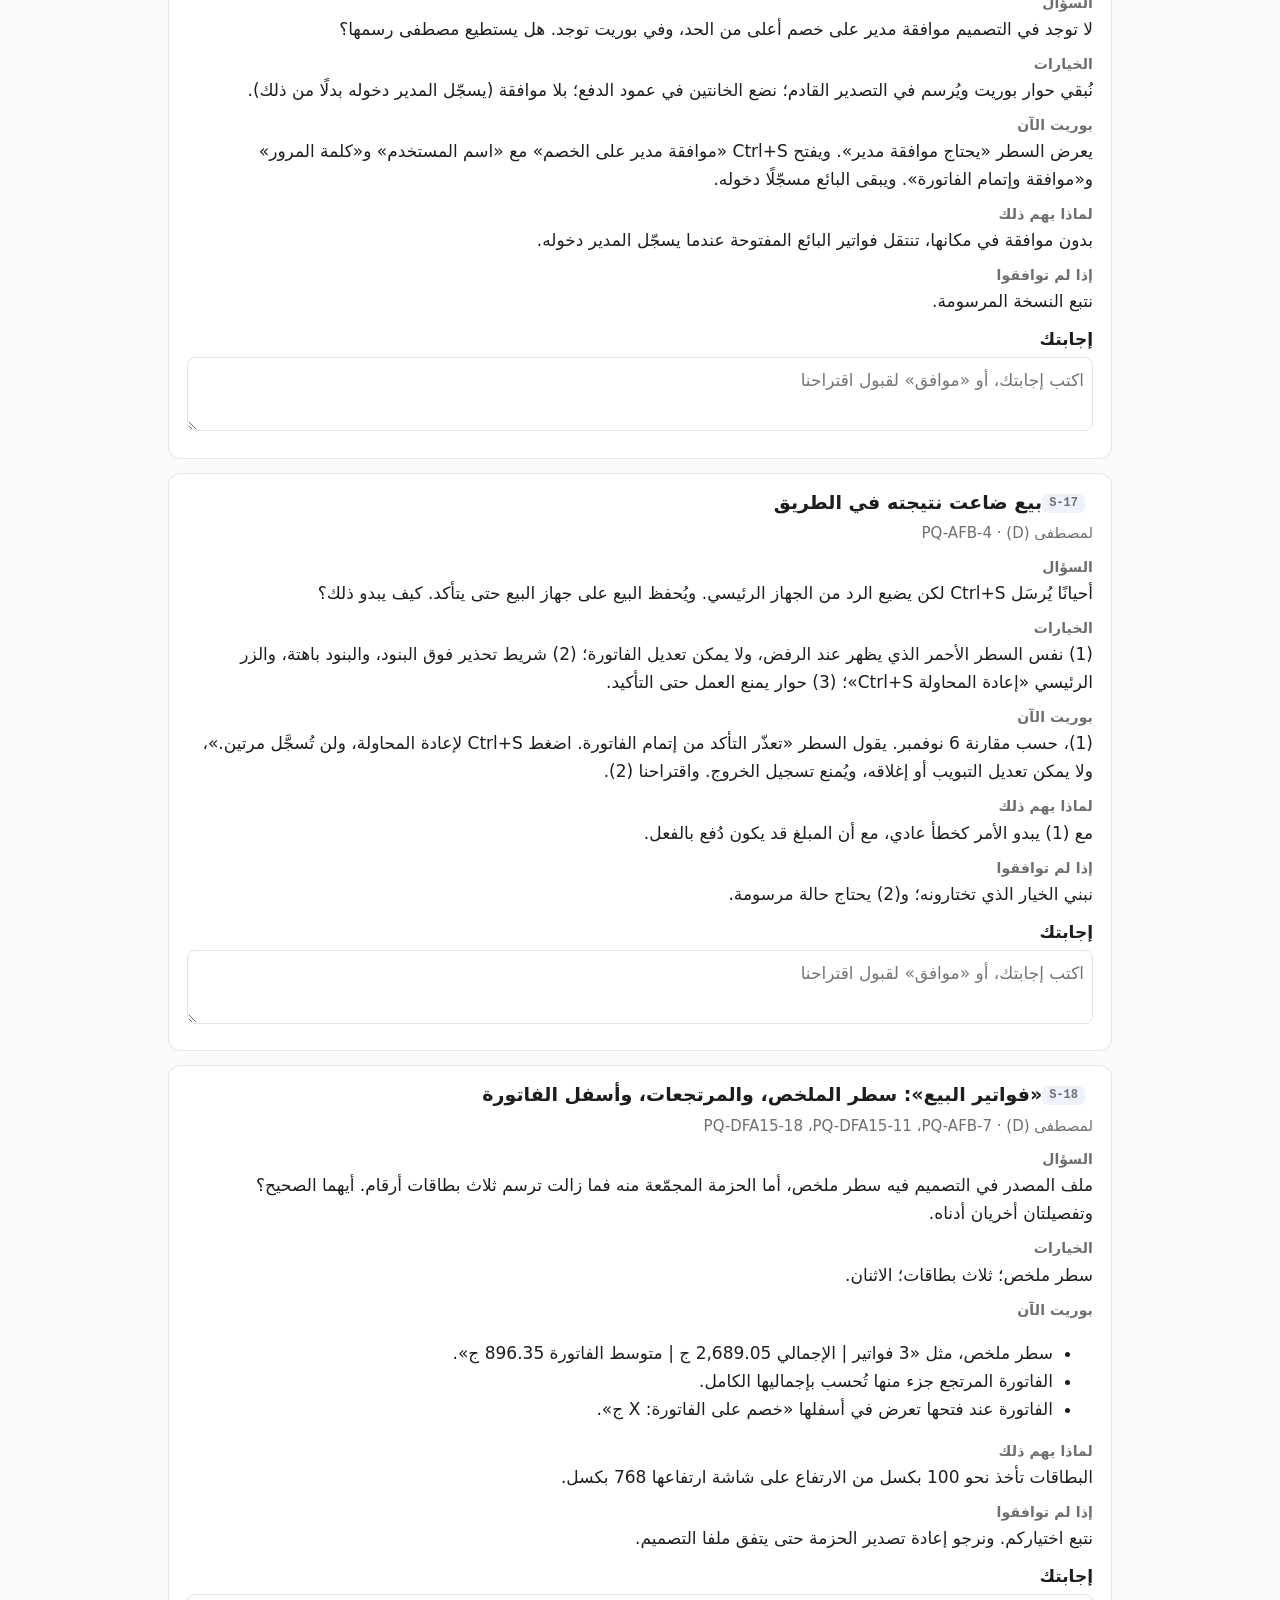
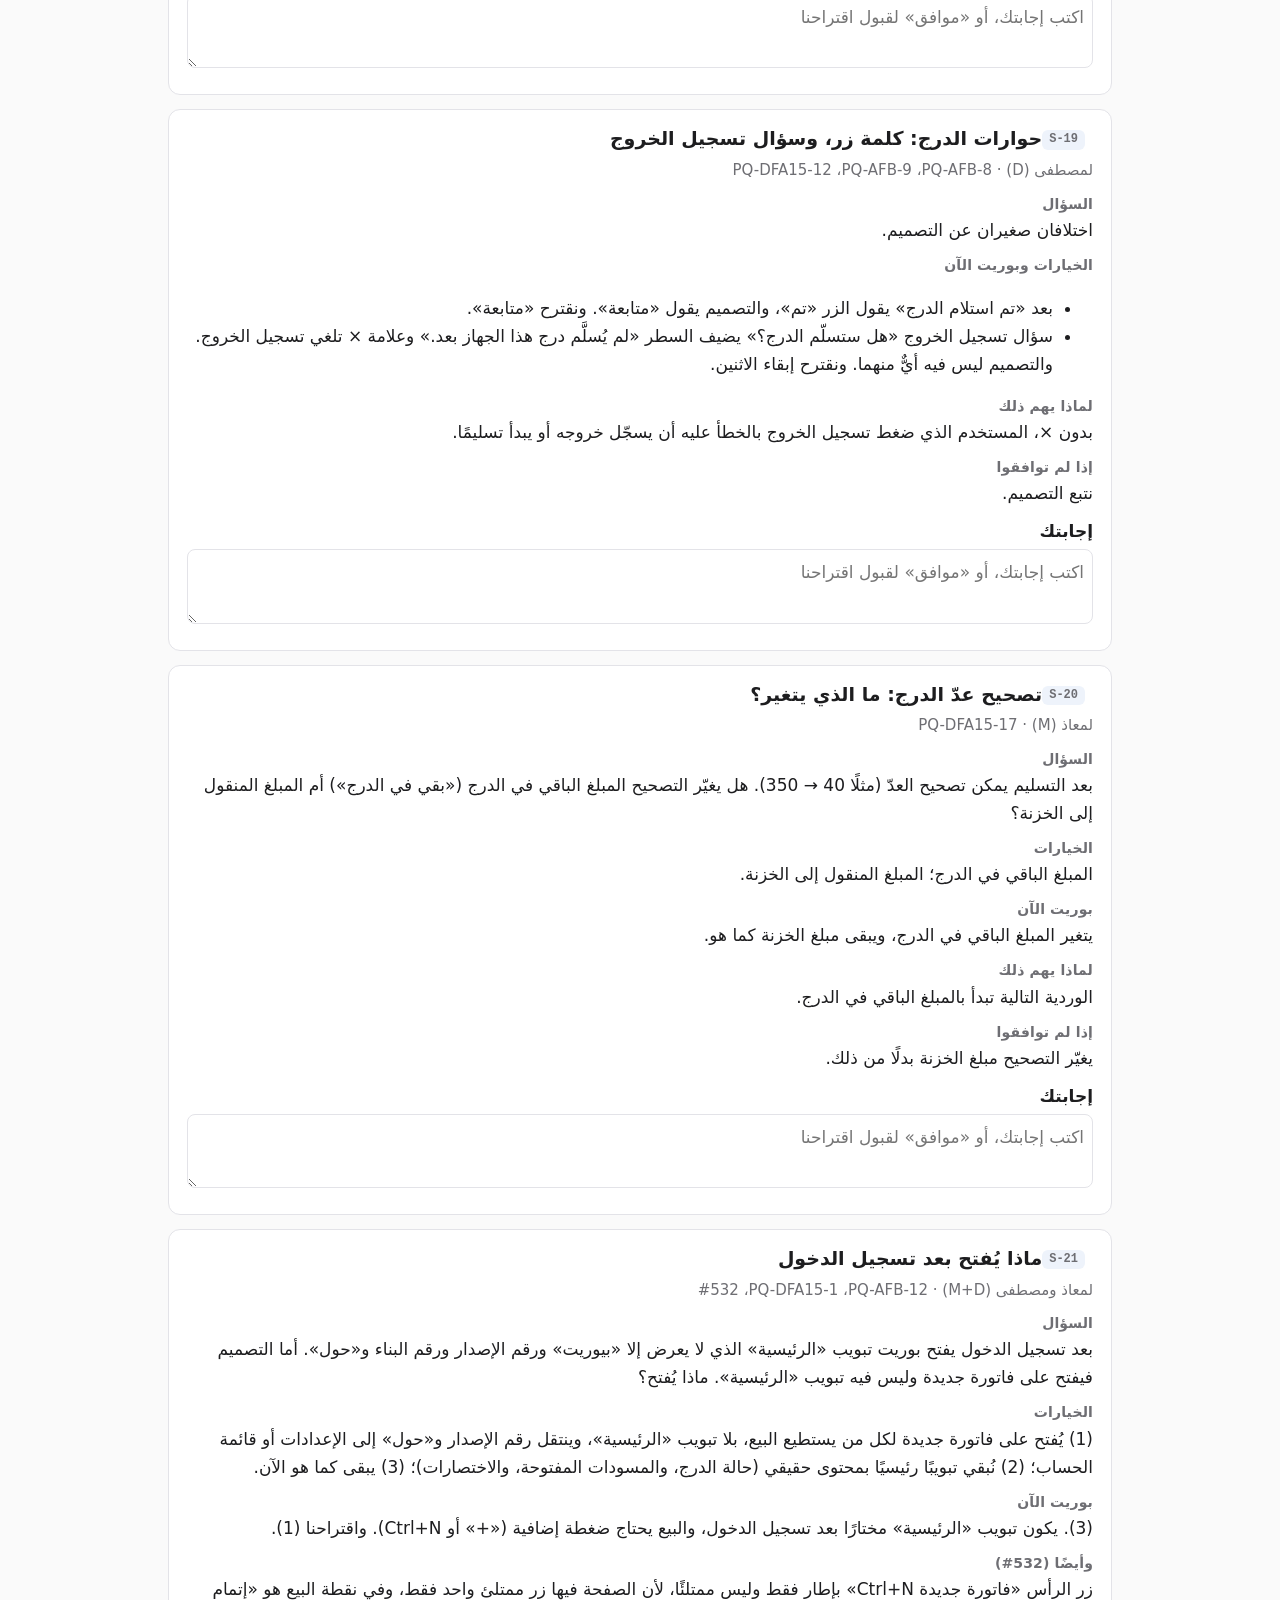
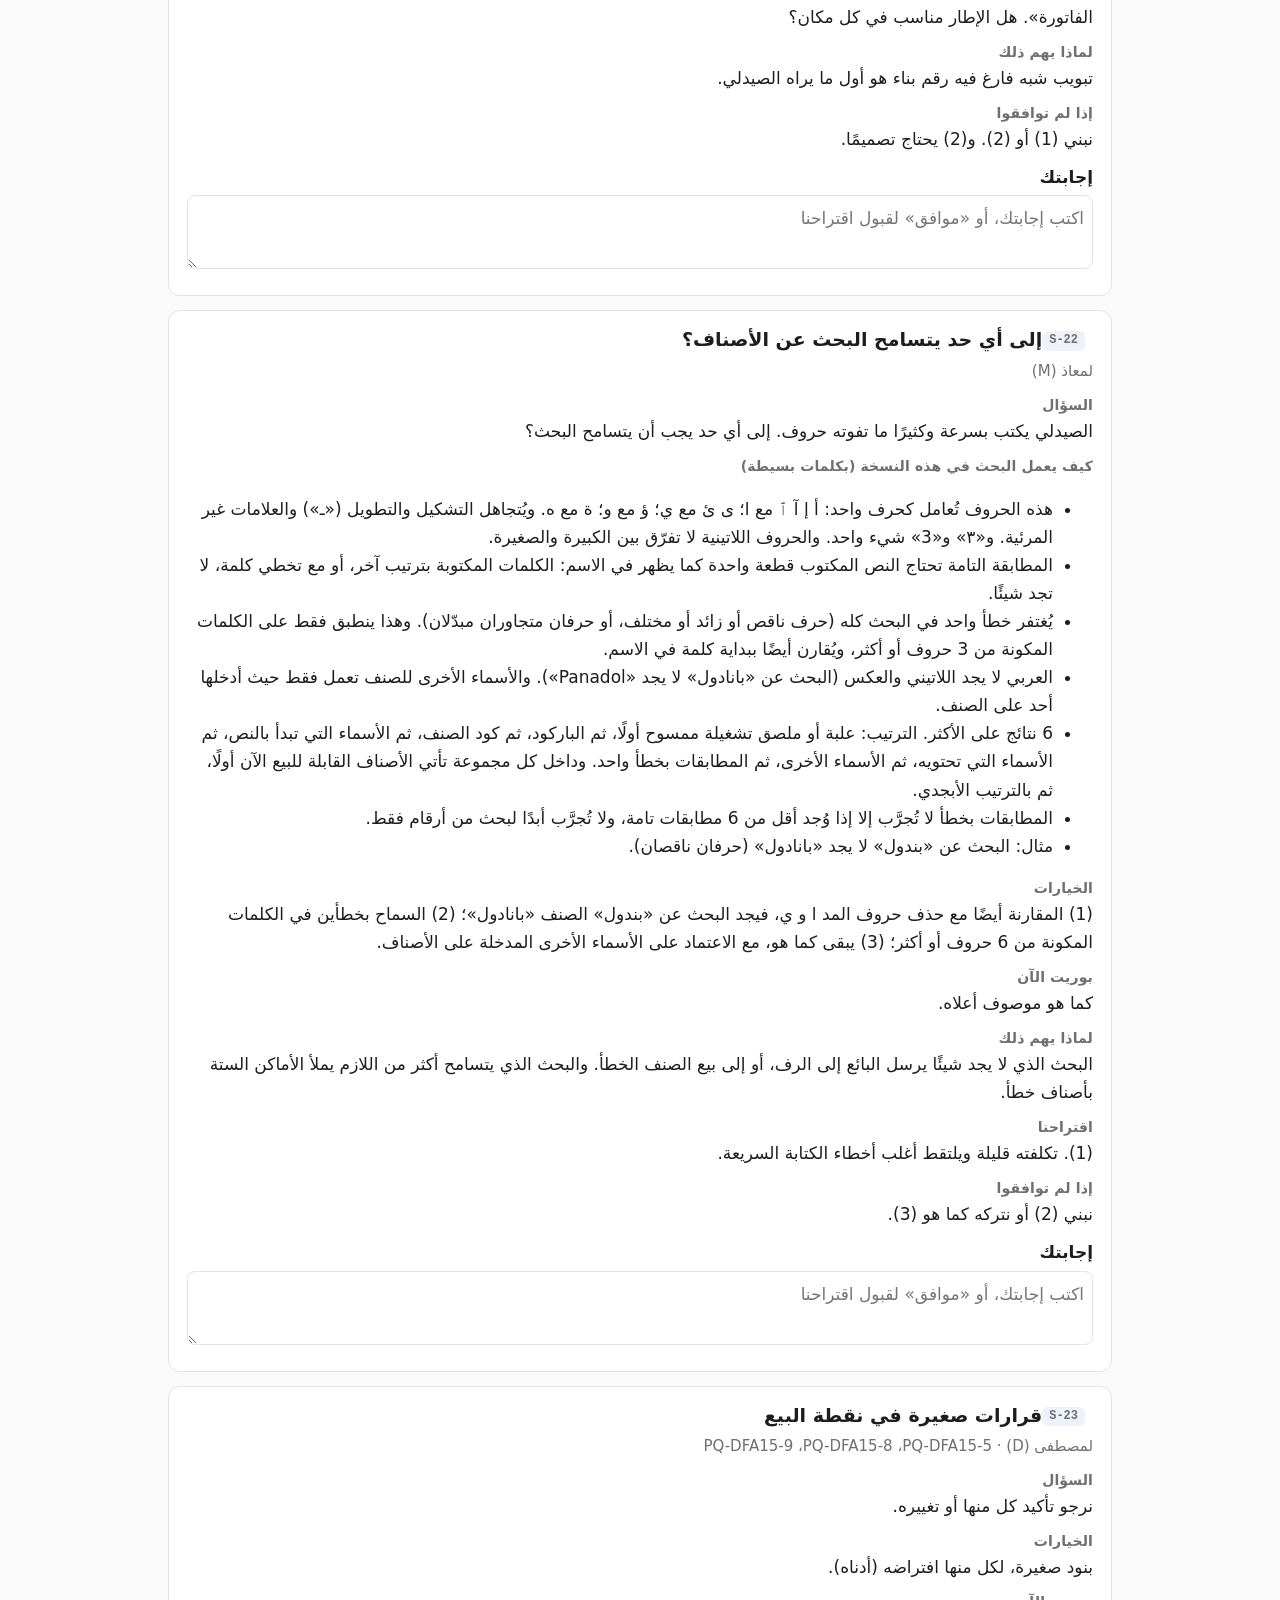
<file: buret-questions-sales-customers/product-questions.ar.html>
<!doctype html>
<html lang="ar" dir="rtl">
<head>
<meta charset="utf-8">
<meta name="viewport" content="width=device-width,initial-scale=1">
<title>بوريت: أسئلة البيع والعملاء لمعاذ ومصطفى</title>
<style>
:root{--fg:#1d1d1f;--mut:#6e6e73;--bg:#fafafa;--card:#fff;--line:#e3e3e8;--acc:#0b6bcb;--tag:#eef3fb}
@media (prefers-color-scheme:dark){:root{--fg:#ececf1;--mut:#a1a1aa;--bg:#0f1014;--card:#17181d;--line:#2b2c33;--acc:#6aa8ff;--tag:#1d2533}}
*{box-sizing:border-box}
body{margin:0;background:var(--bg);color:var(--fg);font:17px/1.65 system-ui,-apple-system,"Segoe UI",Tahoma,"Noto Sans Arabic","Noto Sans",sans-serif}
main{max-width:980px;margin:0 auto;padding:24px 18px 80px}
a{color:var(--acc)}
.lang{margin:0 0 8px;font-size:15px}
.lang a{display:inline-block;padding:4px 12px;border:1px solid var(--line);border-radius:999px;text-decoration:none;background:var(--card)}
h1{font-size:30px;line-height:1.25;margin:8px 0 4px}
.date{color:var(--mut);margin:0 0 16px}
h2{font-size:24px;margin:48px 0 8px;padding-top:12px;border-top:2px solid var(--line)}
h3{font-size:19px;margin:28px 0 10px;color:var(--mut)}
.box{background:var(--card);border:1px solid var(--line);border-radius:12px;padding:14px 18px;margin:16px 0}
.box dl{margin:0}.box dt{font-weight:600;display:inline}.box dd{display:inline;margin:0}.box dd::after{content:"";display:block;margin-bottom:6px}
nav ul{margin:6px 0;padding-inline-start:20px}
article{background:var(--card);border:1px solid var(--line);border-radius:12px;padding:16px 18px 18px;margin:14px 0;scroll-margin-top:12px}
article h4{font-size:19px;line-height:1.35;margin:0 0 10px}
.id{display:inline-block;font:600 12px/1.6 ui-monospace,Consolas,monospace;color:var(--mut);background:var(--tag);border-radius:6px;padding:0 7px;margin-inline-end:8px;vertical-align:3px;text-decoration:none}
.also{color:var(--mut);font-size:15px;margin:-4px 0 8px}
article p{margin:6px 0}
article p b{display:block;font-size:14px;letter-spacing:.01em;color:var(--mut);font-weight:600;margin-top:10px}
.media{margin-top:12px}
.media img,.media video{display:block;max-width:100%;height:auto;border:1px solid var(--line);border-radius:8px;margin:10px 0;background:#000}
.media img{background:transparent}
.none{color:var(--mut);font-style:italic}
.ans{margin-top:10px}.ans label{font-weight:600;display:block;margin-bottom:4px}
.ans textarea{width:100%;min-height:70px;font:inherit;padding:8px;border:1px solid var(--line);border-radius:8px;background:var(--card);color:var(--fg);box-sizing:border-box}
.bar{position:sticky;bottom:0;background:var(--bg);border-top:1px solid var(--line);padding:10px 0;display:flex;flex-wrap:wrap;gap:8px;align-items:center}
.bar button,.bar input{font:inherit;padding:8px 12px;border:1px solid var(--line);border-radius:8px;background:var(--card);color:var(--fg)}
.bar button{cursor:pointer}.bar .st{color:var(--mut)}
</style>
</head>
<body>
<div dir="rtl" lang="ar">
<main>
<p class="lang"><a href="product-questions.html" lang="en" hreflang="en">Read in English</a></p>
<h1>بوريت: أسئلة البيع والعملاء لمعاذ ومصطفى</h1>
<p class="date">9 نوفمبر 2026</p>
<p>يرسل عمر هذه الأسئلة مع نسخة المؤسسين للبيع والعملاء. وهي تحل محل جزء البيع في حزمة <bdi>2026-11-06</bdi> وتضيف العملاء. أما المخزون والمشتريات والنقل من <bdi>B-Connect</bdi> والمستخدمون فلها حزمة مستقلة.</p>
<div class="box"><strong>النسخة</strong>
<p>هي نسخة المؤسسين للبيع مع تشغيل وحدة العملاء. اختاروا «صيدلية تجريبية» في الشاشة الأولى. تفتح صيدلية تجريبية فيها قائمة أصناف حقيقية (من إحدى صيدليات التجربة)، وبعض الأصناف الوهمية، وأربعة حسابات دخول تجريبية (صاحب الحساب، والمدير، والصيدلي، والكاشير)، وأربعة عملاء وهميين:</p>
<ul>
<li>«حسام فتحي»: يشتري بالآجل، وحده 1,500 ج، وكل فاتورة تُستحق بعد 30 يومًا من تاريخها.</li>
<li>«نادية إبراهيم»: لديها 56 نقطة من بيع نقدي سابق واحد (الفاتورة 1).</li>
<li>«شريف عادل»: مرتبط بـ«شركة التأمين التجريبية» (الأصناف المحلية 10%، والمستوردة 5%، وتدفع الشركة 70%، للأدوية فقط).</li>
<li>«هالة مصطفى»: لها عنوان توصيل محفوظ.</li>
</ul></div>
<p><strong>لا شيء هنا يوقف البناء.</strong> لكل بند افتراض يتبعه بوريت الآن، وإجابتكم إما تؤكد الافتراض أو تتحول إلى تغيير.</p>
<p>عند تجربة النسخة، لاحظوا أن البحث عن الأصناف يتسامح مع أشكال الحروف (أ/ا، ى/ي، ة/ه) والتشكيل وخطأ كتابة واحد، لكنه لا يتسامح مع خطأين. ويشرح <bdi>S-22</bdi> القواعد كاملة ويسأل إلى أي حد يجب أن يتسامح.</p>
<p>الإيصالات لا تُطبع في هذه النسخة: لا توجد بعد شاشة لاختيار الطابعة، لذلك تظهر بعد إتمام البيع رسالة «اختر طابعة الإيصال من الإعدادات». وبطاقة الطابعات («الطابعات») تأتي مع الإعدادات. أما الإيصال نفسه (58 أو 80 مم، والمرتجعات، وإعادة الطباعة بكلمة «نسخة») فقد بُني.</p>
<div class="box"><strong>كيف تقرؤون كل بند</strong><dl>
<dt>السؤال:</dt> <dd>السؤال بكلمات بسيطة.</dd>
<dt>الخيارات:</dt> <dd>ما يمكنكم الاختيار بينه.</dd>
<dt>بوريت الآن:</dt> <dd>ما بُني حتى الآن، مع رمز القرار (ليجده عمر).</dd>
<dt>لماذا يهم ذلك:</dt> <dd>ما يغيّره في الصيدلية.</dd>
<dt>إذا لم توافقوا:</dt> <dd>ما سنغيّره.</dd>
</dl></div>
<p>النص العربي بين «» هو النص المكتوب على الشاشة حرفيًا. وإذا بدأ السؤال كمشكلة (issue) على GitHub، نذكر رقمها هكذا (#nnn) ليلصق عمر إجابتكم هناك.</p>
<p>من يُسأل: <strong>M</strong> = معاذ (المنتج)، و<strong>D</strong> = مصطفى (التصميم)، و<strong>M+D</strong> = كلاهما. ويظهر ذلك تحت عنوان كل بند.</p>
<p>يستطيع عمر مشاركة صور لبنود الشاشات (التصميم بجانب التطبيق) عند الطلب.</p>
<p>الرمز الصغير بجانب كل عنوان (مثل <bdi>S-14</bdi>) للإشارة إليه عند الرد فقط. ولكل بند خانة لإجابتكم، والأزرار في أسفل الصفحة تنسخ كل إجاباتكم أو تنزّلها أو ترسلها.</p>
<nav class="box"><strong>المحتويات</strong><ul>
<li><a href="#sales">1. البيع</a> (25)</li>
<li><a href="#customers">2. العملاء</a> (25)</li>
<li><a href="#decided">ما تقرر منذ إجاباتكم الأخيرة (أخبرونا إن كان فيه خطأ)</a></li>
</ul></nav>
<h2 id="sales">1. البيع</h2>
<article id="S-1">
<h4><a class="id" href="#S-1" dir="ltr">S-1</a>موافقة المدير على الخصم: هل لها حد خاص بها؟</h4>
<p class="also">لمعاذ (<bdi>M</bdi>) · <bdi>#368</bdi></p>
<p><b>السؤال</b>عندما يطلب البائع خصمًا أعلى من حده ويوافق عليه المدير، هل يستطيع المدير الموافقة على أي مبلغ، حتى 100%؟</p>
<p><b>الخيارات</b>(1) الموافقة ترفع كل الحدود، وسجل التدقيق هو وسيلة الرقابة؛ (2) الموافقة ترفع حد البائع فقط حتى حد الموافِق نفسه والحدود القصوى للصيدلية؛ (3) مثل (2)، ولا يستطيع أحد الموافقة على خصم في فاتورته هو.</p>
<p><b>بوريت الآن</b>(1)، القراران <bdi>A3-9</bdi> وA3-10. الموافقة الذاتية مسموحة: يستطيع المدير الموافقة على خصم 100% في فاتورته هو بكلمة مروره. وكل موافقة تُسجَّل مع اسم من وافق.</p>
<p><b>لماذا يهم ذلك</b>هذه هي الطريقة الأساسية التي قد يخرج بها مال من الدرج على أنه "خصم" دون أن يظهر عجز في النقدية. ومع (1) يكون سجل التدقيق هو الرقابة الوحيدة.</p>
<p><b>إذا لم توافقوا</b>قولوا "حد للموافقات" لاختيار (2)، أو "حد للموافقات وبلا موافقة ذاتية" لاختيار (3). وتبقى الشاشات كما هي، مع رسالة رفض جديدة واحدة.</p>
<div class="ans"><label for="a-S-1">إجابتك</label><textarea id="a-S-1" data-id="S-1" data-t="موافقة المدير على الخصم: هل لها حد خاص بها؟" placeholder="اكتب إجابتك، أو «موافق» لقبول اقتراحنا"></textarea></div>
</article>
<article id="S-2">
<h4><a class="id" href="#S-2" dir="ltr">S-2</a>فواتير "الإيصالات المفقودة" الفارغة بعد الاسترجاع</h4>
<p class="also">لمعاذ (<bdi>M</bdi>) · <bdi>#413</bdi></p>
<p><b>السؤال</b>بعد استرجاع نسخة احتياطية، تكون بعض أرقام الإيصالات قد طُبعت بالفعل لكنها لم تعد في قاعدة البيانات. يملأ بوريت كل رقم منها بفاتورة فارغة إجماليها صفر، حتى لا يتكرر رقم إيصال أبدًا ويكون لكل فجوة اسم. هل تظهر هذه الفواتير في قائمة فواتير البيع وفي التقارير؟</p>
<p><b>الخيارات</b>تظهر (مع علامة أنها إيصالات مفقودة)؛ تكون مخفية افتراضيًا مع فلتر لإظهارها.</p>
<p><b>بوريت الآن</b>تظهر مع علامة أنها إيصالات مفقودة، ولا تدخل في الإجماليات (فهي صفر على أي حال) (<bdi>#277</bdi>، <bdi>#413</bdi>).</p>
<p><b>لماذا يهم ذلك</b>الصيدلي الذي يتصفح القائمة سيرى فواتير بلا بنود. إخفاؤها أكثر ترتيبًا، وإظهارها يجعل الفجوة واضحة لصاحب الحساب ولمفتش الضرائب.</p>
<p><b>إذا لم توافقوا</b>تخفيها القوائم والتقارير إلا إذا طلبها فلتر. وتبقى الفواتير نفسها (فهي ما يمنع إعادة استخدام الرقم).</p>
<div class="ans"><label for="a-S-2">إجابتك</label><textarea id="a-S-2" data-id="S-2" data-t="فواتير &quot;الإيصالات المفقودة&quot; الفارغة بعد الاسترجاع" placeholder="اكتب إجابتك، أو «موافق» لقبول اقتراحنا"></textarea></div>
</article>
<article id="S-3">
<h4><a class="id" href="#S-3" dir="ltr">S-3</a>يوم العمل للصيدليات التي تعمل بعد منتصف الليل</h4>
<p class="also">لمعاذ (<bdi>M</bdi>) · <bdi>#321</bdi></p>
<p><b>السؤال</b>إحدى صيدليات التجربة تعمل حتى 02:30 تقريبًا. هل ينتهي "اليوم" عند منتصف الليل، أم عند ساعة فاصلة مثل 04:00؟</p>
<p><b>الخيارات</b>(a) إعداد واحد للتطبيق كله، قيمته الافتراضية 04:00، تستخدمه التقارير وإجماليات اليوم ومدة الاسترجاع؛ (b) نُبقي منتصف الليل.</p>
<p><b>بوريت الآن</b>(b) منتصف الليل. الدرج يتبع الوردية لا تاريخ اليوم (القرار <bdi>A4-9</bdi>)، فالوردية التي تمتد بعد منتصف الليل تبقى وردية واحدة.</p>
<p><b>لماذا يهم ذلك</b>مع منتصف الليل تنقسم مبيعات الوردية المسائية على يومين في التقارير، و"مبيعات اليوم" في الساعة 01:00 لا تعرض شيئًا تقريبًا.</p>
<p><b>إذا لم توافقوا (أي اخترتم a)</b>نضيف إعدادًا لساعة نهاية يوم العمل، وتستخدمه التقارير ومدة الاسترجاع وإجماليات اليوم. ويجب أن يوافق عمر على ذلك أيضًا.</p>
<div class="ans"><label for="a-S-3">إجابتك</label><textarea id="a-S-3" data-id="S-3" data-t="يوم العمل للصيدليات التي تعمل بعد منتصف الليل" placeholder="اكتب إجابتك، أو «موافق» لقبول اقتراحنا"></textarea></div>
</article>
<article id="S-4">
<h4><a class="id" href="#S-4" dir="ltr">S-4</a>مرتجع بضاعة بيعت قبل تركيب بوريت</h4>
<p class="also">لمعاذ ومصطفى (<bdi>M+D</bdi>) · <bdi>#301</bdi>، <bdi>PQ-AFB-6</bdi></p>
<p><b>السؤال</b>سجل المبيعات لا يُنقل، لذلك قد يُرجع العميل لمدة شهر تقريبًا بعد النقل بضاعة ليست لها فاتورة في بوريت. هل "المرتجع بدون فاتورة" في هذه النسخة صحيح، وهل يبقى؟</p>
<p><b>الخيارات</b>يبقى كما بُني؛ يبقى لكن يُخفى عمن لا يستطيع استخدامه (الآن يرونه ثم يُرفض طلبهم عند التأكيد)؛ يُحذف من الإصدار الأول.</p>
<p><b>بوريت الآن</b>مبني. في «إنشاء مرتجع» تقول لوحة «مرتجع بدون فاتورة»: «يُحسب المبلغ بسعر التشغيلة الآن، ويُرد نقدًا، وترجع الكمية إلى التشغيلة المختارة.». والسبب واحد من «بيع قبل بدء العمل على بيوريت» / «فُقدت الفاتورة» / «سبب آخر». ولا يؤكده إلا مستخدم يحق له عمل مرتجع بعد انتهاء مدة الاسترجاع. وعلى اللوحة ملاحظة بأن قواعدها ما زالت تحتاج إلى تأكيد صاحب صيدلية. وهي غير موجودة في التصميم.</p>
<p><b>لماذا يهم ذلك</b>بدونها، تسبب الأسابيع الأولى بعد النقل خلافات عند الكاونتر، أو مرتجعات خارج الدفاتر. ومعها يخرج نقد من الدرج دون فاتورة وراءه، لذلك يهم من يحق له استخدامها.</p>
<p><b>المطلوب من مصطفى</b>نسخة مرسومة من اللوحة في تصدير التصميم القادم.</p>
<p><b>إذا لم توافقوا</b>نخفيها عمن ليست لديه الصلاحية، أو نحذفها.</p>
<div class="ans"><label for="a-S-4">إجابتك</label><textarea id="a-S-4" data-id="S-4" data-t="مرتجع بضاعة بيعت قبل تركيب بوريت" placeholder="اكتب إجابتك، أو «موافق» لقبول اقتراحنا"></textarea></div>
</article>
<article id="S-5">
<h4><a class="id" href="#S-5" dir="ltr">S-5</a>فتح علبة ثانية من نفس التشغيلة</h4>
<p class="also">لمصطفى (<bdi>D</bdi>) · <bdi>#482</bdi></p>
<p><b>السؤال</b>قرر عمر أن لكل تشغيلة علبة مفتوحة واحدة على الأكثر في كل مخزن، لذلك يتعطل «علبة جديدة» ما دامت هناك علبة مفتوحة من هذه التشغيلة. كم مرة يفتح الصيادلة عندكم علبة ثانية من نفس التشغيلة عن قصد؟</p>
<p><b>الخيارات</b>نادرًا (تبقى القاعدة)؛ كثيرًا (نغيّر طريقة تتبع العلب المفتوحة).</p>
<p><b>بوريت الآن</b>علبة مفتوحة واحدة لكل تشغيلة (قرار عمر في <bdi>#482</bdi>، والقراران <bdi>A7-2</bdi> وA7-6). ما دامت للتشغيلة علبة مفتوحة، تُؤخذ الشرائط منها أولًا، ولا يُعرض «علبة جديدة» إلا لتشغيلة أخرى. حد معروف: الشرائط المنفردة التي تُرتجع حتى تكتمل منها علبة كاملة تُحسب علبة مغلقة من جديد.</p>
<p><b>لماذا يهم ذلك</b>القاعدة تُبقي عدد الشرائط المنفردة صحيحًا دون رقم على كل علبة. والثمن أن البائع لا يستطيع فتح علبة ثانية من نفس التشغيلة.</p>
<p><b>إذا كان الرد: كثيرًا</b>ينتقل بوريت إلى رقم على كل علبة. وهو تغيير كبير يمس المرتجعات.</p>
<div class="ans"><label for="a-S-5">إجابتك</label><textarea id="a-S-5" data-id="S-5" data-t="فتح علبة ثانية من نفس التشغيلة" placeholder="اكتب إجابتك، أو «موافق» لقبول اقتراحنا"></textarea></div>
</article>
<article id="S-6">
<h4><a class="id" href="#S-6" dir="ltr">S-6</a>إغلاق تبويب فاتورة فيه بنود</h4>
<p class="also">لمصطفى (<bdi>D</bdi>) · <bdi>#402</bdi></p>
<p><b>السؤال</b>تصميم 4 نوفمبر يسأل «إغلاق دون حفظ» / «رجوع للفاتورة»، ويقول «عند الإغلاق تُحذف الأصناف ولا تُحفظ الفاتورة.». ويعرض بوريت أيضًا حفظ الفاتورة كمسودة. أيهما؟</p>
<p><b>الخيارات</b>الإغلاق يحذف البنود (كما في الرسم)، ويُسجَّل الحذف في سجل التدقيق؛ الإغلاق يمكن أن يحفظها كمسودة، مع زر حذف منفصل.</p>
<p><b>بوريت الآن</b>ثلاثة أزرار: «رجوع»، «حفظ كمسودة»، «حذف البنود وإغلاق» (ويُسجَّل الحذف في سجل التدقيق).</p>
<p><b>لماذا يهم ذلك</b>التبويب المغلق الذي فيه بنود إما بيع ضائع أو بيع محفوظ. الحذف أسرع، والحفظ يمنع ضياع طلب نصف مكتمل حين يضغط أحد الزر الخطأ.</p>
<p><b>إذا لم توافقوا</b>يصبح الحوار بزرّي التصميم، ويحذف الإغلاق البنود دائمًا.</p>
<div class="ans"><label for="a-S-6">إجابتك</label><textarea id="a-S-6" data-id="S-6" data-t="إغلاق تبويب فاتورة فيه بنود" placeholder="اكتب إجابتك، أو «موافق» لقبول اقتراحنا"></textarea></div>
</article>
<article id="S-7">
<h4><a class="id" href="#S-7" dir="ltr">S-7</a>الفواتير المفتوحة: نمنع تسليم الدرج فقط، أم تسجيل الخروج والإغلاق أيضًا؟</h4>
<p class="also">لمصطفى (<bdi>D</bdi>) · <bdi>#399</bdi></p>
<p><b>السؤال</b>إجابتكم أنتم على <bdi>PQ-17</bdi> (<bdi>2026-11-03</bdi>) كانت «لا يتم التسليم بدون اتمام الفاتورة او اغلاقها». ويتبعها بوريت الآن ويمنع التسليم. هل يُمنع أيضًا تسجيل الخروج وإغلاق التطبيق ما دامت في الفواتير بنود؟</p>
<p><b>الخيارات</b>التسليم فقط؛ منع تسجيل الخروج والإغلاق أيضًا.</p>
<p><b>بوريت الآن</b>التسليم فقط. يتعطل «تسليم الدرج» وتُعرض كل فاتورة مفتوحة مع «فتح وإتمام» / «إغلاق» (القرار <bdi>A4-12</bdi>، من إجابتكم على <bdi>PQ-17</bdi>). والمسودات الفارغة لا تُحتسب. وفي النسخة القادمة (عمر، <bdi>2026-11-09</bdi>): إتمام التسليم يُخرج المسلِّم ويُدخل المستلِم، لأن نموذج التسليم قد تحقق للتو من اسم المستلِم وكلمة مروره.</p>
<p><b>لماذا يهم ذلك</b>المسودات محفوظة على الجهاز الرئيسي، فالخروج لا يضيّع شيئًا. لكن الشخص التالي على جهاز البيع قد يرث فواتير مفتوحة لغيره.</p>
<p><b>إذا لم توافقوا</b>يُمنع تسجيل الخروج والإغلاق بنفس الطريقة، مع «فتح وإتمام» / «إغلاق».</p>
<div class="ans"><label for="a-S-7">إجابتك</label><textarea id="a-S-7" data-id="S-7" data-t="الفواتير المفتوحة: نمنع تسليم الدرج فقط، أم تسجيل الخروج والإغلاق أيضًا؟" placeholder="اكتب إجابتك، أو «موافق» لقبول اقتراحنا"></textarea></div>
</article>
<article id="S-8">
<h4><a class="id" href="#S-8" dir="ltr">S-8</a>إعادة طباعة إيصال بيع تم</h4>
<p class="also">لمعاذ ومصطفى (<bdi>M+D</bdi>) · <bdi>#393</bdi>، <bdi>#410</bdi></p>
<p><b>السؤال</b>إجابتكم على <bdi>PQ-16</bdi> كانت «من غير طباعة». وفي بوريت الآن إعادة طباعة. هل هذا ما قصدتموه؟ ومن يحق له استخدامها؟</p>
<p><b>الخيارات</b>لا إعادة طباعة في الإصدار الأول؛ عرض الإيصال على الشاشة فقط؛ إعادة طباعة عليها «نسخة» (كما بُني)، للأدوار التي تحددونها.</p>
<p><b>بوريت الآن</b>«طباعة نسخة» في «فواتير البيع»، لصاحب الحساب والمدير فقط (القرار 67، افتراض <bdi>PQ-16</bdi>). والورقة مكتوب عليها «نسخة». ويستطيع الصيدلي فتح القائمة لكنه يرى «ليست لديك صلاحية طباعة نسخة من الفاتورة.»؛ وإعطاء الصيدلي إعادة الطباعة ينتظر قرار عمر. ولا يستطيع الكاشير فتح «فواتير البيع» أصلًا (القرار <bdi>A9-1</bdi>). فجوة معروفة (<bdi>#410</bdi>): زر "اطبع مرة أخرى" عند البائع بعد خطأ الطابعة (القرار <bdi>A15-fails2-3</bdi>) يطبع الفاتورة المحفوظة أيضًا، وهو متاح لكل من يستطيع البيع.</p>
<p><b>لماذا يهم ذلك</b>كثيرًا ما يطلب العملاء نسخة للتأمين أو للاسترداد. والنسخة التي لا يُكتب عليها «نسخة» قد تُستخدم للمطالبة باسترداد ثانٍ.</p>
<p><b>إذا لم توافقوا</b>نبني الخيار الذي تختارونه، ونعطي إعادة الطباعة للأدوار التي تحددونها.</p>
<div class="ans"><label for="a-S-8">إجابتك</label><textarea id="a-S-8" data-id="S-8" data-t="إعادة طباعة إيصال بيع تم" placeholder="اكتب إجابتك، أو «موافق» لقبول اقتراحنا"></textarea></div>
</article>
<article id="S-9">
<h4><a class="id" href="#S-9" dir="ltr">S-9</a>طلبات التوصيل: متى تخرج البضاعة، ومتى يُسمح بـ«تحصيل»</h4>
<p class="also">لمعاذ ومصطفى (<bdi>M+D</bdi>) · <bdi>#391</bdi></p>
<p><b>السؤال</b>إجابتكم على <bdi>D3</bdi>: يمكن تعديل الطلب حتى التحصيل، وتخرج البضاعة عند خروج الطلب، ولا يُسجَّل التحصيل إلا عند عودة المندوب بالمبلغ. أما بوريت فيخصم البضاعة عند التسجيل ويسمح بـ«تحصيل» في أي وقت قبل تحصيل الطلب أو إلغائه. هل هذا قريب بما يكفي؟</p>
<p><b>الخيارات</b>يبقى كما بُني؛ لا تُخصم البضاعة إلا عند خروج الطلب مع مندوب؛ لا يُسمح بـ«تحصيل» إلا لطلب خرج بالفعل (طلب المنصة يبقى «في الصيدلية»، فيحتاج قاعدة خاصة به).</p>
<p><b>بوريت الآن</b>التسجيل يخصم البضاعة (القرار <bdi>A14-1</bdi>) ولا يطبع شيئًا بعد (القرار <bdi>A14-UI-11</bdi>). وتُنشأ الفاتورة عند «تحصيل» بتاريخ ذلك اليوم. ويمكن تعديل الطلب حتى ذلك الحين؛ وبعد أن يصبح «خرج مع المندوب» يمكن تقليل البنود فقط. وكل تعديل نسخة جديدة من الإيصال («إيصال رقم n من m») تظهر على الشاشة.</p>
<p><b>لماذا يهم ذلك</b>تسجيل التحصيل قبل استلام المبلغ فعلًا يجعل الدرج يبدو ممتلئًا وهو ليس كذلك.</p>
<p><b>إذا لم توافقوا</b>نضيف القاعدة التي تختارونها إلى «تحصيل» أو إلى التسجيل.</p>
<div class="ans"><label for="a-S-9">إجابتك</label><textarea id="a-S-9" data-id="S-9" data-t="طلبات التوصيل: متى تخرج البضاعة، ومتى يُسمح بـ«تحصيل»" placeholder="اكتب إجابتك، أو «موافق» لقبول اقتراحنا"></textarea></div>
</article>
<article id="S-10">
<h4><a class="id" href="#S-10" dir="ltr">S-10</a>طلبات التوصيل: الخصومات والنقاط والأصناف الجدول والدفع المسبق</h4>
<p class="also">لمعاذ (<bdi>M</bdi>)</p>
<p><b>السؤال</b>المواصفات لا تذكر هذه النقاط. هل افتراضات بوريت صحيحة؟</p>
<p><b>الخيارات</b>لكل سطر أدناه: يبقى أو يتغير.</p>
<p><b>بوريت الآن</b></p>
<ul><li>لا خصم على طلب التوصيل (القرار <bdi>A14-3</bdi>). وتحويل الفاتورة إلى «توصيل» يلغي خصوماتها ويقول «طلب التوصيل يُسجَّل بدون خصم: أُلغي الخصم من الفاتورة.» (القرار <bdi>A14-UI-15</bdi>).</li><li>تُكتسب النقاط عند «تحصيل» لا عند التسجيل. ولا يستطيع طلب التوصيل استخدام النقاط (القرار <bdi>A14-10</bdi>).</li><li>تُرفض الأصناف الجدول في طلب التوصيل (القرار <bdi>A14-4</bdi>): فالعلامتان تُوضعان عند الكاونتر.</li><li>طلب المنصة («طلبات»، «إنستاشوب») لا يمكن إعطاؤه لمندوب الصيدلية نفسها (القرار <bdi>A14-7</bdi>).</li><li>لا يوجد توصيل "مدفوع مقدمًا" (القرار <bdi>A14-UI-12</bdi>).</li></ul>
<p><b>لماذا يهم ذلك</b>كثير من الصيدليات تعطي العملاء الدائمين خصمًا على التوصيل أيضًا، وبعضها يوصّل الأصناف الجدول مع الوصفة الطبية.</p>
<p><b>إذا لم توافقوا</b>حددوا السطر. الخصومات والنقاط في التوصيل تغييرات صغيرة، أما الأصناف الجدول في التوصيل فتحتاج قاعدة من الصيدلي للعلامتين.</p>
<div class="ans"><label for="a-S-10">إجابتك</label><textarea id="a-S-10" data-id="S-10" data-t="طلبات التوصيل: الخصومات والنقاط والأصناف الجدول والدفع المسبق" placeholder="اكتب إجابتك، أو «موافق» لقبول اقتراحنا"></textarea></div>
</article>
<article id="S-11">
<h4><a class="id" href="#S-11" dir="ltr">S-11</a>شاشات التوصيل</h4>
<p class="also">لمصطفى (<bdi>D</bdi>) · <bdi>PQ-DFA14-1</bdi>، <bdi>PQ-DFA14-2</bdi></p>
<p><b>السؤال</b>بعض تفاصيل شاشات التوصيل غير موجودة في التصميم. هل اختيارات بوريت مناسبة؟</p>
<p><b>الخيارات</b>يبقى أو يتغير، لكل سطر.</p>
<p><b>بوريت الآن</b></p>
<ul><li>زرا «−»/«+» على سطر طلب مفتوح يُحفظان معًا بـ«حفظ التعديلات»، لا ضغطة ضغطة (القرار <bdi>A14-UI-7</bdi>)، فخمس ضغطات تصنع نسخة إيصال واحدة لا خمسًا.</li><li>الفلاتر: «كل الطلبات الجارية»، «في الصيدلية»، «خرج مع المندوب»، «تم التحصيل»، «ملغي»، دون أعداد (القرار <bdi>A14-UI-9</bdi>).</li><li>عندما يكون الفلتر على «تم التحصيل» أو «ملغي»، تظل البطاقة تقول «الطلبات الجارية» وتعدّ الطلبات المفتوحة.</li><li>رسالة التحصيل تذكر أيضًا النقاط المكتسبة، مثل «أضيفت للعميل 4 نقاط».</li><li>«طباعة إيصال جديد» لم يُبنَ بعد (القرار <bdi>A14-UI-11</bdi>)؛ ونسخ الإيصال تظهر على الشاشة.</li></ul>
<p><b>لماذا يهم ذلك</b>هذه هي الشاشات التي يستخدمها موظفو التوصيل طوال اليوم، والعنوان الذي لا يطابق الفلتر يجعلهم يظنون أن هناك طلبات مفقودة.</p>
<p><b>إذا لم توافقوا</b>مثلًا "العنوان يتبع الفلتر" («الطلبات المحصّلة»، «الطلبات الملغاة»).</p>
<div class="ans"><label for="a-S-11">إجابتك</label><textarea id="a-S-11" data-id="S-11" data-t="شاشات التوصيل" placeholder="اكتب إجابتك، أو «موافق» لقبول اقتراحنا"></textarea></div>
</article>
<article id="S-12">
<h4><a class="id" href="#S-12" dir="ltr">S-12</a>مدة الاسترجاع، والتحصيل في الدرج، والخصم الأكبر من الإجمالي</h4>
<p class="also">لمصطفى (<bdi>D</bdi>) · <bdi>#395</bdi></p>
<p><b>السؤال</b>إجاباتكم على <bdi>D6</bdi> وD11 وD12: تُطبَّق مدة الاسترجاع، ويُحسب التحصيل في الدرج، ويُرفض الخصم الأكبر من الإجمالي. والنموذج الأولي ما زال يفعل الشيء القديم. هل سيُحدَّث؟</p>
<p><b>الخيارات</b>سيُحدَّث النموذج الأولي؛ يبقى كما هو ويختلف بوريت عنه عن قصد.</p>
<p><b>بوريت الآن</b>إجاباتكم مطبقة. ومدة الاسترجاع لفاتورة التوصيل تُحسب من يوم التحصيل (القرار <bdi>A14-2</bdi>).</p>
<p><b>لماذا يهم ذلك</b>النقدية المتوقعة هي ما يُقارن به عدّ الدرج. ولو لم يُحسب التحصيل، لظهرت زيادة غير حقيقية في كل وردية فيها تحصيل.</p>
<p><b>إذا لم توافقوا</b>لا يتغير شيء في بوريت.</p>
<div class="ans"><label for="a-S-12">إجابتك</label><textarea id="a-S-12" data-id="S-12" data-t="مدة الاسترجاع، والتحصيل في الدرج، والخصم الأكبر من الإجمالي" placeholder="اكتب إجابتك، أو «موافق» لقبول اقتراحنا"></textarea></div>
</article>
<article id="S-13">
<h4><a class="id" href="#S-13" dir="ltr">S-13</a>نص نقطة البيع عند فقد عدّاد الإيصالات أو تلفه</h4>
<p class="also">لمعاذ (<bdi>M</bdi>) · <bdi>#279</bdi>، <bdi>#280</bdi></p>
<p><b>السؤال</b>إذا فُقد الملف الذي يحمي أرقام الإيصالات أو تلف، يرفض بوريت كل بيع بدلًا من المخاطرة بطباعة رقم إيصال مرتين. ماذا يرى الكاشير، ومن يحق له إجراء الاستعادة؟</p>
<p><b>الخيارات</b>للنص: رسالة واحدة لكل الحالات؛ رسالة لكل حالة. وللاستعادة: الدعم الفني فقط؛ صاحب الحساب، من شاشة تطلب آخر رقم على لفة الورق في كل جهاز بيع.</p>
<p><b>بوريت الآن</b>غير موجود في هذه النسخة. الرفض مبني في أساس التطبيق، وليس بعد في نسخة البيع. ولا يوجد له نص عربي بعد؛ وبدونه سيرى الكاشير الرسالة العامة "نتيجة غير معروفة". والاستعادة خطوة يدوية يقوم بها الدعم الفني.</p>
<p><b>لماذا يهم ذلك</b>هذا نادر (استبدال الجهاز الرئيسي واسترجاع بياناته)، لكن عندما يحدث لا تستطيع الصيدلية البيع.</p>
<p><b>المعنى المقترح للرسالة (ليس النص النهائي)</b>لم يُسجَّل البيع؛ اتصل بالدعم الفني.</p>
<p><b>إذا لم توافقوا على "الدعم الفني فقط"</b>نبني لذلك شاشة لصاحب الحساب.</p>
<div class="ans"><label for="a-S-13">إجابتك</label><textarea id="a-S-13" data-id="S-13" data-t="نص نقطة البيع عند فقد عدّاد الإيصالات أو تلفه" placeholder="اكتب إجابتك، أو «موافق» لقبول اقتراحنا"></textarea></div>
</article>
<article id="S-14">
<h4><a class="id" href="#S-14" dir="ltr">S-14</a>صيغة تاريخ الصلاحية</h4>
<p class="also">لمصطفى (<bdi>D</bdi>) · <bdi>PQ-AFB-1</bdi>، <bdi>PQ-DFA15-4</bdi></p>
<p><b>السؤال</b>يعرض التصميم «2027-03» في نتائج البحث، و«03/27» في البنود، وDD/MM/YYYY في موضع واحد. أي صيغة؟</p>
<p><b>الخيارات</b>MM/YY في كل مكان؛ <bdi>YYYY-MM</bdi> في كل مكان؛ كما في التصميم.</p>
<p><b>بوريت الآن</b>MM/YY في كل مكان (النتائج، والبنود، وقوائم الاختيار)، مثل «04/27». فالصلاحية شهر.</p>
<p><b>لماذا يهم ذلك</b>يجب أن تُقرأ التشغيلة الواحدة بنفس الشكل في كل مكان على الشاشة. وYYYY-MM أعرض وتزحم الشاشات بعرض 1024 بكسل.</p>
<p><b>إذا لم توافقوا</b>نغيّر كل نصوص الصلاحية إلى الصيغة التي تختارونها.</p>
<div class="ans"><label for="a-S-14">إجابتك</label><textarea id="a-S-14" data-id="S-14" data-t="صيغة تاريخ الصلاحية" placeholder="اكتب إجابتك، أو «موافق» لقبول اقتراحنا"></textarea></div>
</article>
<article id="S-15">
<h4><a class="id" href="#S-15" dir="ltr">S-15</a>الرفض في نقطة البيع: رسالة تختفي، أم سطر يبقى</h4>
<p class="also">لمصطفى (<bdi>D</bdi>) · <bdi>PQ-AFB-2</bdi>، <bdi>PQ-DFA15-2</bdi></p>
<p><b>السؤال</b>يعرض التصميم حالات الرفض (نقدية ناقصة، صنف منتهي الصلاحية، باركود غير معروف) كرسائل تختفي. ويعرض بوريت سطرًا أحمر تحت مربع البحث يبقى حتى يُصلَح السبب. أيهما؟</p>
<p><b>الخيارات</b>رسالة تختفي (التصميم)؛ سطر يبقى (بوريت)؛ رسالة تختفي عند المسح بالباركود، وسطر عند Ctrl+S.</p>
<p><b>بوريت الآن</b>السطر الذي يبقى، مثل «المبلغ المستلم أقل من الإجمالي».</p>
<p><b>لماذا يهم ذلك</b>الكاشير الذي ينظر إلى العميل تفوته الرسالة التي تختفي، ثم لا يوجد على الشاشة ما يقول لماذا لم يفعل Ctrl+S شيئًا.</p>
<p><b>إذا لم توافقوا</b>تصبح حالات الرفض رسائل تختفي، أو نطبق التقسيم الذي تختارونه.</p>
<div class="ans"><label for="a-S-15">إجابتك</label><textarea id="a-S-15" data-id="S-15" data-t="الرفض في نقطة البيع: رسالة تختفي، أم سطر يبقى" placeholder="اكتب إجابتك، أو «موافق» لقبول اقتراحنا"></textarea></div>
</article>
<article id="S-16">
<h4><a class="id" href="#S-16" dir="ltr">S-16</a>حوار موافقة المدير</h4>
<p class="also">لمصطفى (<bdi>D</bdi>) · <bdi>PQ-AFB-3</bdi>، <bdi>PQ-DFA15-3</bdi></p>
<p><b>السؤال</b>لا توجد في التصميم موافقة مدير على خصم أعلى من الحد، وفي بوريت توجد. هل يستطيع مصطفى رسمها؟</p>
<p><b>الخيارات</b>نُبقي حوار بوريت ويُرسم في التصدير القادم؛ نضع الخانتين في عمود الدفع؛ بلا موافقة (يسجّل المدير دخوله بدلًا من ذلك).</p>
<p><b>بوريت الآن</b>يعرض السطر «يحتاج موافقة مدير». ويفتح Ctrl+S «موافقة مدير على الخصم» مع «اسم المستخدم» و«كلمة المرور» و«موافقة وإتمام الفاتورة». ويبقى البائع مسجّلًا دخوله.</p>
<p><b>لماذا يهم ذلك</b>بدون موافقة في مكانها، تنتقل فواتير البائع المفتوحة عندما يسجّل المدير دخوله.</p>
<p><b>إذا لم توافقوا</b>نتبع النسخة المرسومة.</p>
<div class="ans"><label for="a-S-16">إجابتك</label><textarea id="a-S-16" data-id="S-16" data-t="حوار موافقة المدير" placeholder="اكتب إجابتك، أو «موافق» لقبول اقتراحنا"></textarea></div>
</article>
<article id="S-17">
<h4><a class="id" href="#S-17" dir="ltr">S-17</a>بيع ضاعت نتيجته في الطريق</h4>
<p class="also">لمصطفى (<bdi>D</bdi>) · <bdi>PQ-AFB-4</bdi></p>
<p><b>السؤال</b>أحيانًا يُرسَل Ctrl+S لكن يضيع الرد من الجهاز الرئيسي. ويُحفظ البيع على جهاز البيع حتى يتأكد. كيف يبدو ذلك؟</p>
<p><b>الخيارات</b>(1) نفس السطر الأحمر الذي يظهر عند الرفض، ولا يمكن تعديل الفاتورة؛ (2) شريط تحذير فوق البنود، والبنود باهتة، والزر الرئيسي «إعادة المحاولة Ctrl+S»؛ (3) حوار يمنع العمل حتى التأكيد.</p>
<p><b>بوريت الآن</b>(1)، حسب مقارنة 6 نوفمبر. يقول السطر «تعذّر التأكد من إتمام الفاتورة. اضغط Ctrl+S لإعادة المحاولة، ولن تُسجَّل مرتين.»، ولا يمكن تعديل التبويب أو إغلاقه، ويُمنع تسجيل الخروج. واقتراحنا (2).</p>
<p><b>لماذا يهم ذلك</b>مع (1) يبدو الأمر كخطأ عادي، مع أن المبلغ قد يكون دُفع بالفعل.</p>
<p><b>إذا لم توافقوا</b>نبني الخيار الذي تختارونه؛ و(2) يحتاج حالة مرسومة.</p>
<div class="ans"><label for="a-S-17">إجابتك</label><textarea id="a-S-17" data-id="S-17" data-t="بيع ضاعت نتيجته في الطريق" placeholder="اكتب إجابتك، أو «موافق» لقبول اقتراحنا"></textarea></div>
</article>
<article id="S-18">
<h4><a class="id" href="#S-18" dir="ltr">S-18</a>«فواتير البيع»: سطر الملخص، والمرتجعات، وأسفل الفاتورة</h4>
<p class="also">لمصطفى (<bdi>D</bdi>) · <bdi>PQ-AFB-7</bdi>، <bdi>PQ-DFA15-11</bdi>، <bdi>PQ-DFA15-18</bdi></p>
<p><b>السؤال</b>ملف المصدر في التصميم فيه سطر ملخص، أما الحزمة المجمّعة منه فما زالت ترسم ثلاث بطاقات أرقام. أيهما الصحيح؟ وتفصيلتان أخريان أدناه.</p>
<p><b>الخيارات</b>سطر ملخص؛ ثلاث بطاقات؛ الاثنان.</p>
<p><b>بوريت الآن</b></p>
<ul><li>سطر ملخص، مثل «3 فواتير | الإجمالي 2,689.05 ج | متوسط الفاتورة 896.35 ج».</li><li>الفاتورة المرتجع جزء منها تُحسب بإجماليها الكامل.</li><li>الفاتورة عند فتحها تعرض في أسفلها «خصم على الفاتورة: X ج».</li></ul>
<p><b>لماذا يهم ذلك</b>البطاقات تأخذ نحو 100 بكسل من الارتفاع على شاشة ارتفاعها 768 بكسل.</p>
<p><b>إذا لم توافقوا</b>نتبع اختياركم. ونرجو إعادة تصدير الحزمة حتى يتفق ملفا التصميم.</p>
<div class="ans"><label for="a-S-18">إجابتك</label><textarea id="a-S-18" data-id="S-18" data-t="«فواتير البيع»: سطر الملخص، والمرتجعات، وأسفل الفاتورة" placeholder="اكتب إجابتك، أو «موافق» لقبول اقتراحنا"></textarea></div>
</article>
<article id="S-19">
<h4><a class="id" href="#S-19" dir="ltr">S-19</a>حوارات الدرج: كلمة زر، وسؤال تسجيل الخروج</h4>
<p class="also">لمصطفى (<bdi>D</bdi>) · <bdi>PQ-AFB-8</bdi>، <bdi>PQ-AFB-9</bdi>، <bdi>PQ-DFA15-12</bdi></p>
<p><b>السؤال</b>اختلافان صغيران عن التصميم.</p>
<p><b>الخيارات وبوريت الآن</b></p>
<ul><li>بعد «تم استلام الدرج» يقول الزر «تم»، والتصميم يقول «متابعة». ونقترح «متابعة».</li><li>سؤال تسجيل الخروج «هل ستسلّم الدرج؟» يضيف السطر «لم يُسلَّم درج هذا الجهاز بعد.» وعلامة × تلغي تسجيل الخروج. والتصميم ليس فيه أيٌّ منهما. ونقترح إبقاء الاثنين.</li></ul>
<p><b>لماذا يهم ذلك</b>بدون ×، المستخدم الذي ضغط تسجيل الخروج بالخطأ عليه أن يسجّل خروجه أو يبدأ تسليمًا.</p>
<p><b>إذا لم توافقوا</b>نتبع التصميم.</p>
<div class="ans"><label for="a-S-19">إجابتك</label><textarea id="a-S-19" data-id="S-19" data-t="حوارات الدرج: كلمة زر، وسؤال تسجيل الخروج" placeholder="اكتب إجابتك، أو «موافق» لقبول اقتراحنا"></textarea></div>
</article>
<article id="S-20">
<h4><a class="id" href="#S-20" dir="ltr">S-20</a>تصحيح عدّ الدرج: ما الذي يتغير؟</h4>
<p class="also">لمعاذ (<bdi>M</bdi>) · <bdi>PQ-DFA15-17</bdi></p>
<p><b>السؤال</b>بعد التسليم يمكن تصحيح العدّ (مثلًا 40 → 350). هل يغيّر التصحيح المبلغ الباقي في الدرج («بقي في الدرج») أم المبلغ المنقول إلى الخزنة؟</p>
<p><b>الخيارات</b>المبلغ الباقي في الدرج؛ المبلغ المنقول إلى الخزنة.</p>
<p><b>بوريت الآن</b>يتغير المبلغ الباقي في الدرج، ويبقى مبلغ الخزنة كما هو.</p>
<p><b>لماذا يهم ذلك</b>الوردية التالية تبدأ بالمبلغ الباقي في الدرج.</p>
<p><b>إذا لم توافقوا</b>يغيّر التصحيح مبلغ الخزنة بدلًا من ذلك.</p>
<div class="ans"><label for="a-S-20">إجابتك</label><textarea id="a-S-20" data-id="S-20" data-t="تصحيح عدّ الدرج: ما الذي يتغير؟" placeholder="اكتب إجابتك، أو «موافق» لقبول اقتراحنا"></textarea></div>
</article>
<article id="S-21">
<h4><a class="id" href="#S-21" dir="ltr">S-21</a>ماذا يُفتح بعد تسجيل الدخول</h4>
<p class="also">لمعاذ ومصطفى (<bdi>M+D</bdi>) · <bdi>PQ-AFB-12</bdi>، <bdi>PQ-DFA15-1</bdi>، <bdi>#532</bdi></p>
<p><b>السؤال</b>بعد تسجيل الدخول يفتح بوريت تبويب «الرئيسية» الذي لا يعرض إلا «بيوريت» ورقم الإصدار ورقم البناء و«حول». أما التصميم فيفتح على فاتورة جديدة وليس فيه تبويب «الرئيسية». ماذا يُفتح؟</p>
<p><b>الخيارات</b>(1) يُفتح على فاتورة جديدة لكل من يستطيع البيع، بلا تبويب «الرئيسية»، وينتقل رقم الإصدار و«حول» إلى الإعدادات أو قائمة الحساب؛ (2) نُبقي تبويبًا رئيسيًا بمحتوى حقيقي (حالة الدرج، والمسودات المفتوحة، والاختصارات)؛ (3) يبقى كما هو الآن.</p>
<p><b>بوريت الآن</b>(3). يكون تبويب «الرئيسية» مختارًا بعد تسجيل الدخول، والبيع يحتاج ضغطة إضافية («+» أو Ctrl+N). واقتراحنا (1).</p>
<p><b>وأيضًا (<bdi>#532</bdi>)</b>زر الرأس «فاتورة جديدة Ctrl+N» بإطار فقط وليس ممتلئًا، لأن الصفحة فيها زر ممتلئ واحد فقط، وفي نقطة البيع هو «إتمام الفاتورة». هل الإطار مناسب في كل مكان؟</p>
<p><b>لماذا يهم ذلك</b>تبويب شبه فارغ فيه رقم بناء هو أول ما يراه الصيدلي.</p>
<p><b>إذا لم توافقوا</b>نبني (1) أو (2). و(2) يحتاج تصميمًا.</p>
<div class="ans"><label for="a-S-21">إجابتك</label><textarea id="a-S-21" data-id="S-21" data-t="ماذا يُفتح بعد تسجيل الدخول" placeholder="اكتب إجابتك، أو «موافق» لقبول اقتراحنا"></textarea></div>
</article>
<article id="S-22">
<h4><a class="id" href="#S-22" dir="ltr">S-22</a>إلى أي حد يتسامح البحث عن الأصناف؟</h4>
<p class="also">لمعاذ (<bdi>M</bdi>)</p>
<p><b>السؤال</b>الصيدلي يكتب بسرعة وكثيرًا ما تفوته حروف. إلى أي حد يجب أن يتسامح البحث؟</p>
<p><b>كيف يعمل البحث في هذه النسخة (بكلمات بسيطة)</b></p>
<ul><li>هذه الحروف تُعامل كحرف واحد: أ إ آ ٱ مع ا؛ ى ئ مع ي؛ ؤ مع و؛ ة مع ه. ويُتجاهل التشكيل والتطويل («ـ») والعلامات غير المرئية. و«٣» و«3» شيء واحد. والحروف اللاتينية لا تفرّق بين الكبيرة والصغيرة.</li><li>المطابقة التامة تحتاج النص المكتوب قطعة واحدة كما يظهر في الاسم: الكلمات المكتوبة بترتيب آخر، أو مع تخطي كلمة، لا تجد شيئًا.</li><li>يُغتفر خطأ واحد في البحث كله (حرف ناقص أو زائد أو مختلف، أو حرفان متجاوران مبدّلان). وهذا ينطبق فقط على الكلمات المكونة من 3 حروف أو أكثر، ويُقارن أيضًا ببداية كلمة في الاسم.</li><li>العربي لا يجد اللاتيني والعكس (البحث عن «بانادول» لا يجد «Panadol»). والأسماء الأخرى للصنف تعمل فقط حيث أدخلها أحد على الصنف.</li><li>6 نتائج على الأكثر. الترتيب: علبة أو ملصق تشغيلة ممسوح أولًا، ثم الباركود، ثم كود الصنف، ثم الأسماء التي تبدأ بالنص، ثم الأسماء التي تحتويه، ثم الأسماء الأخرى، ثم المطابقات بخطأ واحد. وداخل كل مجموعة تأتي الأصناف القابلة للبيع الآن أولًا، ثم بالترتيب الأبجدي.</li><li>المطابقات بخطأ لا تُجرَّب إلا إذا وُجد أقل من 6 مطابقات تامة، ولا تُجرَّب أبدًا لبحث من أرقام فقط.</li><li>مثال: البحث عن «بندول» لا يجد «بانادول» (حرفان ناقصان).</li></ul>
<p><b>الخيارات</b>(1) المقارنة أيضًا مع حذف حروف المد ا و ي، فيجد البحث عن «بندول» الصنف «بانادول»؛ (2) السماح بخطأين في الكلمات المكونة من 6 حروف أو أكثر؛ (3) يبقى كما هو، مع الاعتماد على الأسماء الأخرى المدخلة على الأصناف.</p>
<p><b>بوريت الآن</b>كما هو موصوف أعلاه.</p>
<p><b>لماذا يهم ذلك</b>البحث الذي لا يجد شيئًا يرسل البائع إلى الرف، أو إلى بيع الصنف الخطأ. والبحث الذي يتسامح أكثر من اللازم يملأ الأماكن الستة بأصناف خطأ.</p>
<p><b>اقتراحنا</b>(1). تكلفته قليلة ويلتقط أغلب أخطاء الكتابة السريعة.</p>
<p><b>إذا لم توافقوا</b>نبني (2) أو نتركه كما هو (3).</p>
<div class="ans"><label for="a-S-22">إجابتك</label><textarea id="a-S-22" data-id="S-22" data-t="إلى أي حد يتسامح البحث عن الأصناف؟" placeholder="اكتب إجابتك، أو «موافق» لقبول اقتراحنا"></textarea></div>
</article>
<article id="S-23">
<h4><a class="id" href="#S-23" dir="ltr">S-23</a>قرارات صغيرة في نقطة البيع</h4>
<p class="also">لمصطفى (<bdi>D</bdi>) · <bdi>PQ-DFA15-5</bdi>، <bdi>PQ-DFA15-8</bdi>، <bdi>PQ-DFA15-9</bdi></p>
<p><b>السؤال</b>نرجو تأكيد كل منها أو تغييره.</p>
<p><b>الخيارات</b>بنود صغيرة، لكل منها افتراضه (أدناه).</p>
<p><b>بوريت الآن</b></p>
<ul><li>مع تبويبات كثيرة على شاشات بعرض 1024 بكسل، يظهر شريط تمرير تحت التبويبات، وقد يكون التبويب المختار نصفه خارج الشاشة.</li><li>على شاشات بعرض 1024 بكسل، تغطي الرسالة التي تظهر بعد البيع التبويبات وأعلى البحث طوال ظهورها.</li><li>الرقم مثل «500» يعرض مطابقات الباركود قبل مطابقات الاسم.</li><li>عند عدم اختيار طابعة إيصالات، تقول الرسالة بعد البيع «اختر طابعة الإيصال من الإعدادات» ولا تعرض "اطبع مرة أخرى" (القرار <bdi>A15-fails-2</bdi>). ومع طابعة تفشل، تعرض «طباعة الإيصال».</li></ul>
<p><b>لماذا يهم ذلك</b>كل واحد منها يبطئ البائع قليلًا عند الكاونتر.</p>
<p><b>إذا لم توافقوا</b>حددوا السطر وما يجب أن يفعله.</p>
<div class="ans"><label for="a-S-23">إجابتك</label><textarea id="a-S-23" data-id="S-23" data-t="قرارات صغيرة في نقطة البيع" placeholder="اكتب إجابتك، أو «موافق» لقبول اقتراحنا"></textarea></div>
</article>
<article id="S-24">
<h4><a class="id" href="#S-24" dir="ltr">S-24</a>استرداد مبلغ البطاقة وبطاقة «ليست في الدرج»</h4>
<p class="also">لمعاذ (<bdi>M</bdi>)</p>
<p><b>السؤال</b>بعد استرداد مبلغ دُفع بالبطاقة، تظل بطاقة «ليست في الدرج» في شاشة التسليم تعرض إجمالي البطاقة قبل الاسترداد (المبيعات قبل خصم المرتجع). أي إجمالي يجب أن تعرض؟</p>
<p><b>الخيارات</b>(1) الإجمالي قبل الاسترداد، كما الآن؛ (2) الصافي بعد خصم الاستردادات؛ (3) السطران معًا.</p>
<p><b>بوريت الآن</b>(1)، ولن يتغير حتى تقرروا (اليوم الثاني من التجربة، <bdi>B5</bdi>).</p>
<p><b>لماذا يهم ذلك</b>يطابق صاحب الحساب إجمالي ماكينة البطاقات اليومي مع هذا السطر، والاسترداد يجعلهما مختلفين.</p>
<p><b>إذا لم توافقوا</b>نعرض الصافي، أو الاثنين.</p>
<div class="ans"><label for="a-S-24">إجابتك</label><textarea id="a-S-24" data-id="S-24" data-t="استرداد مبلغ البطاقة وبطاقة «ليست في الدرج»" placeholder="اكتب إجابتك، أو «موافق» لقبول اقتراحنا"></textarea></div>
</article>
<article id="S-25">
<h4><a class="id" href="#S-25" dir="ltr">S-25</a>من هو «البائع» في فاتورة معلّقة يحصّلها الكاشير</h4>
<p class="also">لمعاذ (<bdi>M</bdi>)</p>
<p><b>السؤال</b>يجهّز الصيدلي فاتورة ويرسلها إلى الكاشير، فيحصّلها الكاشير. ويسجّل بوريت الكاشير على أنه «البائع». من يجب أن يكون؟</p>
<p><b>الخيارات</b>(1) الكاشير الذي حصّل، كما الآن؛ (2) الصيدلي الذي جهّزها؛ (3) الاثنان، الصيدلي بائعًا والكاشير محصّلًا.</p>
<p><b>بوريت الآن</b>(1)، ولن يتغير حتى تقرروا (اليوم الثاني من التجربة، <bdi>B6</bdi>).</p>
<p><b>لماذا يهم ذلك</b>أرقام المبيعات حسب البائع وأي عمولة تتبع «البائع».</p>
<p><b>إذا لم توافقوا</b>نسجّل من تختارونه.</p>
<div class="ans"><label for="a-S-25">إجابتك</label><textarea id="a-S-25" data-id="S-25" data-t="من هو «البائع» في فاتورة معلّقة يحصّلها الكاشير" placeholder="اكتب إجابتك، أو «موافق» لقبول اقتراحنا"></textarea></div>
</article>
<h2 id="customers">2. العملاء</h2>
<article id="C-1">
<h4><a class="id" href="#C-1" dir="ltr">C-1</a>بيع آجل أعلى من الحد: هل يستطيع المدير الموافقة عليه؟</h4>
<p class="also">لمعاذ (<bdi>M</bdi>) · <bdi>PQ-DFA15-7</bdi></p>
<p><b>السؤال</b>إجابتكم على <bdi>PQ-19</bdi>: يتوقف الآجل عند حد الائتمان، أو عند إيقافه يدويًا. واليوم يرفض بوريت أي بيع آجل أعلى من الحد، ولو بقرش واحد. هل يستطيع المدير الموافقة عليه، كما في الخصومات؟</p>
<p><b>الخيارات</b>(1) رفض بلا موافقة؛ (2) يوافق المدير باسمه وكلمة مروره، وتُسجَّل الموافقة؛ (3) مثل (2)، حتى مبلغ محدد فوق الحد.</p>
<p><b>بوريت الآن</b>(1). يُرفض البيع برسالة تذكر الحد والدين والمتاح، وبجانبها «الدفع نقدًا»، ويتعطل «إتمام الفاتورة» (قرار عمر <bdi>C-4</bdi>، <bdi>2026-10-30</bdi>).</p>
<p><b>لماذا يهم ذلك</b>العميل الدائم الذي يزيد عن حده بجنيه واحد لا يستطيع أخذ دوائه بالآجل، فقد يرفع الموظفون الحد وينسون إرجاعه.</p>
<p><b>إذا لم توافقوا</b>نضيف الموافقة، بنفس حوار موافقة الخصم (<bdi>S-16</bdi>).</p>
<div class="ans"><label for="a-C-1">إجابتك</label><textarea id="a-C-1" data-id="C-1" data-t="بيع آجل أعلى من الحد: هل يستطيع المدير الموافقة عليه؟" placeholder="اكتب إجابتك، أو «موافق» لقبول اقتراحنا"></textarea></div>
</article>
<article id="C-2">
<h4><a class="id" href="#C-2" dir="ltr">C-2</a>فوق الحد: ماذا تعرض لوحة الآجل</h4>
<p class="also">لمصطفى (<bdi>D</bdi>) · <bdi>PQ-DFA3-1</bdi></p>
<p><b>السؤال</b>فوق الحد تعرض اللوحة «المتاح بعد الفاتورة 0 ج». هل 0 صحيح، أم يجب أن تعرض المبلغ الناقص؟ وسطر التصميم «لا يتم البيع بالآجل: الفاتورة أكبر من المتاح بـ X ج.» غير مستخدم. هل تريدونه؟</p>
<p><b>الخيارات</b>نُبقي 0 ونص الرفض؛ نعرض المبلغ الناقص («ينقص X ج») أو سطر التصميم.</p>
<p><b>بوريت الآن</b>0 (المتاح لا يقل أبدًا عن 0)، مع نص الرفض الذي يذكر الحد والدين والمبلغ المتاح (القراران <bdi>A11-UI-2</bdi> وA11-UI-3). وسطر التأخير يعرض المبلغ المتأخر لكنه لا يعرض عدد أيام أقدم فاتورة مفتوحة.</p>
<p><b>لماذا يهم ذلك</b>على البائع أن يحسب بنفسه كم يجب أن يدفع العميل نقدًا.</p>
<p><b>إذا لم توافقوا</b>نعرض المبلغ الناقص، وعدد أيام أقدم فاتورة مفتوحة إن أردتم.</p>
<div class="ans"><label for="a-C-2">إجابتك</label><textarea id="a-C-2" data-id="C-2" data-t="فوق الحد: ماذا تعرض لوحة الآجل" placeholder="اكتب إجابتك، أو «موافق» لقبول اقتراحنا"></textarea></div>
</article>
<article id="C-3">
<h4><a class="id" href="#C-3" dir="ltr">C-3</a>جزء نقدًا وجزء آجل</h4>
<p class="also">لمعاذ (<bdi>M</bdi>)</p>
<p><b>السؤال</b>هل يمكن دفع فاتورة واحدة جزء منها نقدًا والباقي بالآجل؟</p>
<p><b>الخيارات</b>لا، الآجل يأخذ الإجمالي كله؛ نعم، بأي تقسيم.</p>
<p><b>بوريت الآن</b>لا (القرار <bdi>A11-10</bdi>). «آجل» يأخذ الإجمالي كله.</p>
<p><b>لماذا يهم ذلك</b>قد يدفع العميل 100 ج الآن ويضع الباقي على حسابه. واليوم يحتاج ذلك خطوتين: بيع آجل، ثم تحصيل.</p>
<p><b>إذا لم توافقوا</b>نسمح بالتقسيم مع الآجل. وهذا يمس قواعد الدفع، لذلك يوافق عليه عمر.</p>
<div class="ans"><label for="a-C-3">إجابتك</label><textarea id="a-C-3" data-id="C-3" data-t="جزء نقدًا وجزء آجل" placeholder="اكتب إجابتك، أو «موافق» لقبول اقتراحنا"></textarea></div>
</article>
<article id="C-4">
<h4><a class="id" href="#C-4" dir="ltr">C-4</a>شروط الآجل: الافتراضات والكلمات</h4>
<p class="also">لمعاذ ومصطفى (<bdi>M+D</bdi>)</p>
<p><b>السؤال</b>هل الشروط الافتراضية والكلمات صحيحة؟</p>
<p><b>الخيارات</b>يبقى أو يتغير، لكل سطر.</p>
<p><b>بوريت الآن</b></p>
<ul><li>يُضبط الآجل في حوار خاص به «إعدادات الآجل»: «التعامل بالآجل»، «حد الائتمان (ج)»، «السداد» مع «مدة بالأيام» أو «تاريخ محدد» (القرار <bdi>A11-UI-8</bdi>). لصاحب الحساب والمدير فقط.</li><li>العميل الجديد يكون الآجل عنده مغلقًا. ويقترح الحوار 2,000 ج و30 يومًا، من التصميم، مع علامة أنها لم تتأكد بعد (القرار <bdi>A11-2</bdi>).</li><li>يُكتب التاريخ بصيغة <bdi>YYYY-MM-DD</bdi>، وتأتي أداة اختيار التاريخ لاحقًا.</li><li>الآجل المغلق يظهر «موقوف» في قائمة العملاء و«التعامل بالآجل غير مفعّل لهذا العميل» في نقطة البيع. أما التصميم، وصياغة عمر السابقة في القرار <bdi>C-11</bdi>، فكانا «الآجل مقفول».</li></ul>
<p><b>لماذا يهم ذلك</b>الحد والأيام هما ما تتركه أغلب الصيدليات كما هو.</p>
<p><b>إذا لم توافقوا</b>أعطونا الأرقام أو الكلمات.</p>
<div class="ans"><label for="a-C-4">إجابتك</label><textarea id="a-C-4" data-id="C-4" data-t="شروط الآجل: الافتراضات والكلمات" placeholder="اكتب إجابتك، أو «موافق» لقبول اقتراحنا"></textarea></div>
</article>
<article id="C-5">
<h4><a class="id" href="#C-5" dir="ltr">C-5</a>لا رسالة بأن البيع الآجل لا يكسب نقاطًا</h4>
<p class="also">لمعاذ ومصطفى (<bdi>M+D</bdi>)</p>
<p><b>السؤال</b>عند «آجل» تقول خانة النقاط «البيع بالآجل لا يكسب نقاطًا.» فقط إذا كان لدى العميل نقاط. والعميل الآجل الذي ليس لديه نقاط (مثل «حسام فتحي») لا يرى شيئًا عن النقاط. هل يجب إخبار البائع دائمًا؟</p>
<p><b>الخيارات</b>يبقى كما هو؛ نعرض دائمًا «البيع بالآجل لا يكسب نقاطًا.» عند «آجل» إذا كان العميل مسجلًا.</p>
<p><b>بوريت الآن</b>تظهر فقط إذا كان لدى العميل نقاط (مواصفات العملاء 3.5، كما في الرسم). والقاعدة نفسها قرار عمر في <bdi>PQ-25</bdi> / <bdi>D13</bdi>: لا نقاط على الآجل، ويمكن استخدام النقاط الموجودة.</p>
<p><b>لماذا يهم ذلك</b>يسأل العملاء لماذا لم يكسبوا شيئًا من شراء بالآجل.</p>
<p><b>إذا لم توافقوا</b>يظهر السطر في كل بيع آجل لعميل مسجل.</p>
<div class="ans"><label for="a-C-5">إجابتك</label><textarea id="a-C-5" data-id="C-5" data-t="لا رسالة بأن البيع الآجل لا يكسب نقاطًا" placeholder="اكتب إجابتك، أو «موافق» لقبول اقتراحنا"></textarea></div>
</article>
<article id="C-6">
<h4><a class="id" href="#C-6" dir="ltr">C-6</a>مرتجع فاتورة آجل</h4>
<p class="also">لمعاذ (<bdi>M</bdi>) · <bdi>D4</bdi></p>
<p><b>السؤال</b>إجابتكم على <bdi>D4</bdi>: مرتجع فاتورة الآجل يخفض الدين أولًا، ولا يُرد نقدًا إلا ما دُفع. وبوريت يفعل ذلك. سؤالان تابعان: هل صحيح أن يخرج نقد من الدرج إذا كان العميل قد دفع بالفعل؟ وماذا يُكتب على إيصال المرتجع المطبوع؟</p>
<p><b>الخيارات</b>للنقد: كما بُني؛ لا نقد أبدًا في مرتجع فاتورة آجل. وللإيصال: كما هو الآن؛ طباعة «خصم من المديونية» (والجزء النقدي إن وُجد).</p>
<p><b>بوريت الآن</b></p>
<ul><li>ينخفض الدين أولًا، بحد أقصى ما على العميل الآن؛ والباقي يُدفع نقدًا، ولا يزيد أبدًا عما دُفع (القرار <bdi>A11-1</bdi>).</li><li>صفحة المرتجع تقولها بوضوح: «خصم من المديونية»، ومثلًا «يُخصم X من مديونية العميل، ولا يُصرف شيء من الدرج.» (القرار <bdi>SBM-1</bdi>).</li><li>«سجل المرتجعات» يحسبه تحت «آجل» (القرار <bdi>A8-sales-fix-3</bdi>).</li><li>لكن إيصال المرتجع المطبوع ما زال يقول «طريقة الرد: نقدي»، لأن المرتجع محفوظ كمرتجع نقدي.</li></ul>
<p><b>لماذا يهم ذلك</b>ورقة تقول "نقدي" لمرتجع لم يُدفع فيه نقد هي ورقة خطأ في يد العميل وفي المراجعة.</p>
<p><b>إذا لم توافقوا</b>نطبع جزء الدين على إيصال المرتجع، و/أو نوقف النقد في مرتجعات الآجل.</p>
<div class="ans"><label for="a-C-6">إجابتك</label><textarea id="a-C-6" data-id="C-6" data-t="مرتجع فاتورة آجل" placeholder="اكتب إجابتك، أو «موافق» لقبول اقتراحنا"></textarea></div>
</article>
<article id="C-7">
<h4><a class="id" href="#C-7" dir="ltr">C-7</a>التحصيل («تحصيل»)</h4>
<p class="also">لمعاذ (<bdi>M</bdi>)</p>
<p><b>السؤال</b>هل قواعد التحصيل هذه صحيحة؟</p>
<p><b>الخيارات</b>يبقى أو يتغير، لكل سطر.</p>
<p><b>بوريت الآن</b></p>
<ul><li>لكل تحصيل رقم إيصال خاص به، «<bdi>RC-0001</bdi>»، يُعدّ لكل جهاز بيع لا لكل صيدلية (القرار <bdi>A11-3</bdi>).</li><li>إيصال التحصيل لا يُطبع بعد: الطباعة تنتظر بناء شكله الورقي (القرار <bdi>A11-UI-10</bdi>). والمبلغ يُسجَّل في الحالتين.</li><li>التحصيل يحتاج درجًا مفتوحًا على ذلك الجهاز، مع كل طرق الدفع (القرار <bdi>A11-5</bdi>).</li><li>التحصيل بإنستاباي (InstaPay) والمحفظة لا يطلب رقمًا مرجعيًا، كما في الرسم (القرار <bdi>A11-UI-11</bdi>).</li><li>دفع أكثر من الدين مرفوض؛ و«كامل المستحق» يملأ الدين بالضبط.</li></ul>
<p><b>لماذا يهم ذلك</b>قد يطبع جهازا بيع كلاهما «<bdi>RC-0001</bdi>». والعميل الذي يدفع بإنستاباي لا يترك رقمًا مرجعيًا للمراجعة لاحقًا.</p>
<p><b>إذا لم توافقوا</b>مثلًا "سلسلة أرقام RC واحدة لكل صيدلية" أو "طلب «رقم العملية» مع إنستاباي".</p>
<div class="ans"><label for="a-C-7">إجابتك</label><textarea id="a-C-7" data-id="C-7" data-t="التحصيل («تحصيل»)" placeholder="اكتب إجابتك، أو «موافق» لقبول اقتراحنا"></textarea></div>
</article>
<article id="C-8">
<h4><a class="id" href="#C-8" dir="ltr">C-8</a>تصحيح تحصيل أو رصيد خطأ</h4>
<p class="also">لمعاذ (<bdi>M</bdi>)</p>
<p><b>السؤال</b>إذا سُجّل تحصيل بالخطأ (عميل خطأ أو مبلغ خطأ)، كيف يُصحَّح؟</p>
<p><b>الخيارات</b>قيد عكسي من صاحب الحساب أو المدير، مع سبب، ويُسجَّل؛ تعديل يدوي للرصيد؛ لا تصحيح في الإصدار الأول.</p>
<p><b>بوريت الآن</b>لا توجد بعد طريقة لتصحيحه من الشاشات (القرار <bdi>A11-11</bdi>). والسجلات قادرة بالفعل على حمل التصحيح، فإضافته لاحقًا لا تغيّر أي أرقام سابقة.</p>
<p><b>لماذا يهم ذلك</b>التحصيل الخطأ يترك رصيد العميل خطأ، وأرشفة عميل "عليه دين" مرفوضة.</p>
<p><b>إذا لم توافقوا</b>أخبرونا من يحق له التصحيح، وهل السبب مطلوب.</p>
<div class="ans"><label for="a-C-8">إجابتك</label><textarea id="a-C-8" data-id="C-8" data-t="تصحيح تحصيل أو رصيد خطأ" placeholder="اكتب إجابتك، أو «موافق» لقبول اقتراحنا"></textarea></div>
</article>
<article id="C-9">
<h4><a class="id" href="#C-9" dir="ltr">C-9</a>تخطيط شاشة الآجل</h4>
<p class="also">لمصطفى (<bdi>D</bdi>) · <bdi>PQ-DFA3-2</bdi>، <bdi>PQ-DFA15-10</bdi></p>
<p><b>السؤال</b>نقطتان في التخطيط.</p>
<p><b>بوريت الآن</b></p>
<ul><li>مع عميل و«آجل»، يصبح عمود الدفع أطول من شاشة ارتفاعها 768 بكسل، فعلى الشاشات بعرض 1024 بكسل يكون «إتمام الفاتورة» خارج الشاشة حتى تمرّر لأسفل (والتصميم يفعل نفس الشيء). ويظل Ctrl+S يعمل.</li><li>«آجل» بدون عميل يعرض سطرًا في اللوحة، ويعرض Ctrl+S تنبيهًا أيضًا.</li></ul>
<p><b>الخيارات</b>يبقى كما هو؛ نثبّت «إتمام الفاتورة» في أسفل عمود الدفع؛ نعرض رسالة واحدة فقط من الاثنتين.</p>
<p><b>لماذا يهم ذلك</b>البائع الذي يستخدم الماوس عليه أن يمرّر لإتمام كل بيع آجل.</p>
<p><b>إذا لم توافقوا</b>نغيّره كما تختارون. والزر الثابت يغيّر تخطيط نقطة البيع، لذلك يحتاج نسخة مرسومة.</p>
<div class="ans"><label for="a-C-9">إجابتك</label><textarea id="a-C-9" data-id="C-9" data-t="تخطيط شاشة الآجل" placeholder="اكتب إجابتك، أو «موافق» لقبول اقتراحنا"></textarea></div>
</article>
<article id="C-10">
<h4><a class="id" href="#C-10" dir="ltr">C-10</a>قواعد النقاط: الافتراضات والحفظ</h4>
<p class="also">لمعاذ ومصطفى (<bdi>M+D</bdi>) · <bdi>PQ-DFA3-3</bdi></p>
<p><b>السؤال</b>هل القواعد الافتراضية صحيحة، وهل تُحفظ القواعد بزر؟</p>
<p><b>الخيارات</b>نُبقي الأرقام أو نغيّرها؛ الحفظ بـ«حفظ القواعد» أو الحفظ أثناء الكتابة.</p>
<p><b>بوريت الآن</b></p>
<ul><li>نقطة لكل 10 ج مدفوعة؛ 100 نقطة = خصم 10 ج؛ تنتهي النقاط بعد 365 يومًا من اكتسابها؛ وتُستخدم بمضاعفات 10 («الاستبدال يبدأ من 10 نقاط وبمضاعفات 10.»). هذه أرقام التصميم، ولم تتأكد بعد.</li><li>تُحفظ القواعد بـ«حفظ القواعد»، الذي يبقى معطلًا حتى يتغير شيء، وتقول البطاقة «القواعد الافتراضية، لم تُحفظ بعد.» حتى أول حفظ. وكل تغيير يُسجَّل بالقيمة القديمة والجديدة.</li><li>صاحب الحساب والمدير يعدّلان القواعد، وغيرهما يقرؤها كجمل.</li></ul>
<p><b>لماذا يهم ذلك</b>هذه الأرقام تحدد مقدار الخصم الذي تمنحه الصيدلية.</p>
<p><b>إذا لم توافقوا</b>أعطونا الأرقام، أو قولوا "الحفظ عند التعديل".</p>
<div class="ans"><label for="a-C-10">إجابتك</label><textarea id="a-C-10" data-id="C-10" data-t="قواعد النقاط: الافتراضات والحفظ" placeholder="اكتب إجابتك، أو «موافق» لقبول اقتراحنا"></textarea></div>
</article>
<article id="C-11">
<h4><a class="id" href="#C-11" dir="ltr">C-11</a>النقاط: قواعد أصغر</h4>
<p class="also">لمعاذ (<bdi>M</bdi>) · <bdi>PQ-DFA15-24</bdi></p>
<p><b>السؤال</b>نرجو تأكيد كل منها أو تغييره.</p>
<p><b>الخيارات</b>بنود صغيرة، لكل منها افتراضه (أدناه).</p>
<p><b>بوريت الآن</b></p>
<ul><li>تُستخدم النقاط الأقرب انتهاءً أولًا (القرار <bdi>A12-4</bdi>). واستخدام 10 نقاط قد يظهر كسطرين في سجل النقاط (−5، −5) إذا جاءت من اكتسابين (<bdi>O-CU8</bdi>).</li><li>بيع التعاقد يكسب نقاطًا على ما يدفعه العميل، لا على حصة الشركة (القرار <bdi>A13-14</bdi>).</li><li>الصنف المرتجع يسترد النقاط التي كسبها، مع التقريب لأسفل، كما أجبتم (<bdi>PQ-23</bdi>).</li><li>البيع الآجل يظهر في سجل النقاط فقط عند استخدام نقاط فيه، وينقص هذا السطر « · آجل» (فجوة معروفة، ستُصلَح).</li></ul>
<p><b>لماذا يهم ذلك</b>سجل النقاط هو ما يعرضه الموظفون على العميل الذي يسأل أين ذهبت نقاطه.</p>
<p><b>إذا لم توافقوا</b>مثلًا "سطر واحد لكل استخدام للنقاط".</p>
<div class="ans"><label for="a-C-11">إجابتك</label><textarea id="a-C-11" data-id="C-11" data-t="النقاط: قواعد أصغر" placeholder="اكتب إجابتك، أو «موافق» لقبول اقتراحنا"></textarea></div>
</article>
<article id="C-12">
<h4><a class="id" href="#C-12" dir="ltr">C-12</a>التعاقدات: خصم أو سعر لكل صنف</h4>
<p class="also">لمعاذ (<bdi>M</bdi>) · <bdi>PQ-A13-1</bdi></p>
<p><b>السؤال</b>شركات التأمين والتعاقد كثيرًا ما تعطي خصومات مختلفة على أصناف مختلفة. والتصميم فيه نسبتان فقط (محلي ومستورد) مع فلاتر للفئات. هل تحتاجون نسبة أو سعرًا لكل صنف؟</p>
<p><b>الخيارات</b>(1) قائمة أصناف على التعاقد لكل منها خصمه أو سعر التعاقد الخاص به، ونسبة المنشأ للباقي؛ (2) نسبة لكل فئة؛ (3) نسب المنشأ فقط في الإصدار الأول.</p>
<p><b>بوريت الآن</b>(3). غير مبني.</p>
<p><b>لماذا يهم ذلك</b>مع (3) تُعطى عروض الأصناف يدويًا في نقطة البيع، أو لا تُعطى أصلًا.</p>
<p><b>إذا لم توافقوا</b>اقتراحنا (1)، ويُضاف بعد الإصدار الأول. وهو إضافة للتعاقدات ولا يغيّر أي مطالبة سابقة.</p>
<div class="ans"><label for="a-C-12">إجابتك</label><textarea id="a-C-12" data-id="C-12" data-t="التعاقدات: خصم أو سعر لكل صنف" placeholder="اكتب إجابتك، أو «موافق» لقبول اقتراحنا"></textarea></div>
</article>
<article id="C-13">
<h4><a class="id" href="#C-13" dir="ltr">C-13</a>التعاقدات: حد أدنى يدفعه العميل، أو سقف لحصة الشركة</h4>
<p class="also">لمعاذ (<bdi>M</bdi>) · <bdi>PQ-A13-2</bdi></p>
<p><b>السؤال</b>هل في تعاقداتكم حد أدنى ثابت يدفعه العميل في كل فاتورة، أو سقف شهري أو لكل فاتورة لما تدفعه الشركة؟</p>
<p><b>الخيارات</b>لا هذا ولا ذاك في الإصدار الأول؛ حد أدنى؛ سقف؛ الاثنان.</p>
<p><b>بوريت الآن</b>لا هذا ولا ذاك. غير مبني.</p>
<p><b>لماذا يهم ذلك</b>بدونهما قد تُحمَّل الشركة أكثر مما يسمح به التعاقد.</p>
<p><b>إذا لم توافقوا</b>أخبرونا بالقاعدة ونضيفها.</p>
<div class="ans"><label for="a-C-13">إجابتك</label><textarea id="a-C-13" data-id="C-13" data-t="التعاقدات: حد أدنى يدفعه العميل، أو سقف لحصة الشركة" placeholder="اكتب إجابتك، أو «موافق» لقبول اقتراحنا"></textarea></div>
</article>
<article id="C-14">
<h4><a class="id" href="#C-14" dir="ltr">C-14</a>التعاقدات: حصة العميل بالآجل</h4>
<p class="also">لمعاذ (<bdi>M</bdi>) · <bdi>PQ-A13-3</bdi></p>
<p><b>السؤال</b>في بيع التعاقد، هل يمكن أن توضع حصة العميل نفسه على حسابه الآجل؟</p>
<p><b>الخيارات</b>مرفوض؛ مسموح.</p>
<p><b>بوريت الآن</b>مرفوض مع «لا يُباع بالآجل على تعاقد أو تأمين.».</p>
<p><b>لماذا يهم ذلك</b>موظفو الشركات كثيرًا ما يشترون بالتعاقد وعلى الحساب معًا.</p>
<p><b>إذا لم توافقوا</b>يمكن وضع الحصة على الآجل، في حدود حد العميل.</p>
<div class="ans"><label for="a-C-14">إجابتك</label><textarea id="a-C-14" data-id="C-14" data-t="التعاقدات: حصة العميل بالآجل" placeholder="اكتب إجابتك، أو «موافق» لقبول اقتراحنا"></textarea></div>
</article>
<article id="C-15">
<h4><a class="id" href="#C-15" dir="ltr">C-15</a>التعاقدات في طلبات التوصيل</h4>
<p class="also">لمعاذ (<bdi>M</bdi>) · <bdi>PQ-A13-4</bdi></p>
<p><b>السؤال</b>هل يمكن أن يستخدم طلب التوصيل تعاقد العميل أو تأمينه؟</p>
<p><b>الخيارات</b>لا؛ نعم.</p>
<p><b>بوريت الآن</b>لا. تحويل الفاتورة إلى «توصيل» يلغي التعاقد مع باقي الخصومات ويقول ذلك (القرار <bdi>A13-UI-10</bdi>).</p>
<p><b>لماذا يهم ذلك</b>العملاء المؤمَّن عليهم الذين يطلبون بالهاتف يدفعون السعر كاملًا، أو عليهم الحضور إلى الصيدلية.</p>
<p><b>إذا لم توافقوا</b>نضيف التعاقدات إلى طلبات التوصيل. وعندها يحصّل «تحصيل» حصة العميل فقط.</p>
<div class="ans"><label for="a-C-15">إجابتك</label><textarea id="a-C-15" data-id="C-15" data-t="التعاقدات في طلبات التوصيل" placeholder="اكتب إجابتك، أو «موافق» لقبول اقتراحنا"></textarea></div>
</article>
<article id="C-16">
<h4><a class="id" href="#C-16" dir="ltr">C-16</a>من أين يأتي منشأ الصنف (محلي / مستورد)</h4>
<p class="also">لمعاذ (<bdi>M</bdi>) · <bdi>A13-4</bdi></p>
<p><b>السؤال</b>نسب التعاقد تعتمد على كون الصنف محليًا أو مستوردًا. والصنف بلا منشأ غير مشمول («غير مشمول»)، كما وافق عمر. كيف يُملأ المنشأ؟</p>
<p><b>الخيارات</b>(1) من <bdi>B-Connect</bdi> عند النقل، ثم من كارت الصنف للباقي؛ (2) وأيضًا شاشة تحدد المنشأ لأصناف كثيرة مرة واحدة؛ (3) من كارت الصنف فقط.</p>
<p><b>بوريت الآن</b>(1) مخطط له؛ والنقل نفسه غير موجود في هذه النسخة. وقائمة الأصناف في هذه النسخة محمّلة بنفس قراءة منشأ <bdi>B-Connect</bdi>: «محلى» و«مصنع محلى» و«إستثمارى» تُحسب محلية، و«مستورد» و«مستورد خاص» مستوردة، و«أخرى» أو الفارغ بلا منشأ. لذلك كل الأصناف الحقيقية هنا لها منشأ (3,970 محلي، و346 مستورد). أما الأصناف التجريبية الوهمية فبلا منشأ، فهي «غير مشمول».</p>
<p><b>لماذا يهم ذلك</b>الصنف بلا منشأ لا يحصل على خصم التعاقد، فأي نقص هنا يظهر في نقطة البيع كعميل مؤمَّن عليه يدفع السعر كاملًا.</p>
<p><b>المطلوب منكم</b>هل «إستثمارى» محلي في تعاقداتكم؟ وهل «أخرى» صحيح بمعنى غير مشمول؟</p>
<p><b>إذا لم توافقوا</b>نغيّر طريقة الربط، أو نضيف الشاشة الجماعية (2).</p>
<div class="ans"><label for="a-C-16">إجابتك</label><textarea id="a-C-16" data-id="C-16" data-t="من أين يأتي منشأ الصنف (محلي / مستورد)" placeholder="اكتب إجابتك، أو «موافق» لقبول اقتراحنا"></textarea></div>
</article>
<article id="C-17">
<h4><a class="id" href="#C-17" dir="ltr">C-17</a>التعاقدات: قرارات أصغر</h4>
<p class="also">لمعاذ (<bdi>M</bdi>)</p>
<p><b>السؤال</b>نرجو تأكيد كل منها أو تغييره.</p>
<p><b>الخيارات</b>بنود صغيرة، لكل منها افتراضه (أدناه).</p>
<p><b>بوريت الآن</b></p>
<ul><li>عندما يحدد التعاقد فئات، يكون الصنف بلا فئة غير مشمول (القرار <bdi>A13-5</bdi>).</li><li>يُربط التعاقد من «تعديل عميل» فقط، لا عند إضافة العميل أول مرة (القرار <bdi>A13-UI-8</bdi>).</li><li>كشف المطالبة الشهري يظهر على الشاشة؛ و«طباعة الكشف» لم تُبنَ بعد (القرار <bdi>A13-UI-6</bdi>).</li><li>تسجيل ما دفعته الشركة متروك لوحدة الحسابات (القرار <bdi>A13-12</bdi>).</li><li>يدير التعاقدات صاحب الحساب والمدير، ويستطيع أي بائع تطبيق تعاقد في نقطة البيع (القرار <bdi>A13-16</bdi>).</li></ul>
<p><b>لماذا يهم ذلك</b>العميل الذي يُضاف عند الكاونتر لا يحصل على خصم التعاقد حتى يعدّله المدير.</p>
<p><b>إذا لم توافقوا</b>حددوا السطر.</p>
<div class="ans"><label for="a-C-17">إجابتك</label><textarea id="a-C-17" data-id="C-17" data-t="التعاقدات: قرارات أصغر" placeholder="اكتب إجابتك، أو «موافق» لقبول اقتراحنا"></textarea></div>
</article>
<article id="C-18">
<h4><a class="id" href="#C-18" dir="ltr">C-18</a>لا يوجد «كود العميل» في نموذج العميل الجديد</h4>
<p class="also">لمعاذ ومصطفى (<bdi>M+D</bdi>)</p>
<p><b>السؤال</b>المواصفات تضع «كود العميل» مقترحًا وقابلًا للتعديل في «إضافة عميل». والنموذج الجديد ليس فيه هذا؛ فالكود يُعطى تلقائيًا ويمكن تغييره لاحقًا من «تعديل عميل». هل هذا مناسب؟</p>
<p><b>الخيارات</b>يبقى (كود تلقائي، وتعديل لاحق)؛ نعرض الكود التالي في النموذج الجديد ونسمح بتغييره.</p>
<p><b>بوريت الآن</b>تلقائي: الرقم التالي، بدءًا من 1000. ونموذج التعديل يعرضه ويعدّله، والكود المستخدم من قبل يُرفض بـ«الكود مستخدم لعميل آخر.». ويمكن البحث عن العملاء بالكود في نقطة البيع.</p>
<p><b>لماذا يهم ذلك</b>ملاحظات التصميم تقول إن بعض الصيدليات تعطي العملاء كودًا قصيرًا عبر الهاتف، وتريد تحديده عند إضافة العميل.</p>
<p><b>إذا لم توافقوا</b>يصبح في النموذج الجديد «كود العميل»، مملوءًا بالرقم التالي.</p>
<div class="ans"><label for="a-C-18">إجابتك</label><textarea id="a-C-18" data-id="C-18" data-t="لا يوجد «كود العميل» في نموذج العميل الجديد" placeholder="اكتب إجابتك، أو «موافق» لقبول اقتراحنا"></textarea></div>
</article>
<article id="C-19">
<h4><a class="id" href="#C-19" dir="ltr">C-19</a>عناوين التوصيل</h4>
<p class="also">لمعاذ (<bdi>M</bdi>)</p>
<p><b>السؤال</b>من يحق له إضافة عناوين العميل وتغييرها؟</p>
<p><b>الخيارات</b>كما بُني؛ صاحب الحساب والمدير فقط يضيفان العناوين؛ كل بائع يستطيع التعديل أيضًا.</p>
<p><b>بوريت الآن</b></p>
<ul><li>يمكن أن يكون للعميل عدة عناوين؛ والبيع يستخدم واحدًا، وتحتفظ الفاتورة بنص ذلك العنوان.</li><li>يستطيع أي بائع إضافة عميل وإضافة عنوان، من نقطة البيع أيضًا. أما تغيير العنوان أو حذفه أو اختيار العنوان الافتراضي فلصاحب الحساب والمدير.</li><li>التسجيل السريع مع «توصيل» بمندوب الصيدلية يتطلب عنوانًا: «العنوان مطلوب للتوصيل» (القرار <bdi>A15-fails-3</bdi>). أما في طلب المنصة فيبقى العنوان اختياريًا.</li><li>خانة العنوان تأخذ سطرين على الشاشة، لكنها تُحفظ سطرًا واحدًا (القرار <bdi>DFA15-9</bdi>).</li></ul>
<p><b>لماذا يهم ذلك</b>العناوين هي ما يقرؤه المندوب، والعنوان الخطأ يرسله إلى الباب الخطأ.</p>
<p><b>إذا لم توافقوا</b>حددوا القاعدة.</p>
<div class="ans"><label for="a-C-19">إجابتك</label><textarea id="a-C-19" data-id="C-19" data-t="عناوين التوصيل" placeholder="اكتب إجابتك، أو «موافق» لقبول اقتراحنا"></textarea></div>
</article>
<article id="C-20">
<h4><a class="id" href="#C-20" dir="ltr">C-20</a>حذف العميل يعني أرشفته</h4>
<p class="also">لمعاذ ومصطفى (<bdi>M+D</bdi>) · <bdi>D9</bdi>، <bdi>O-CU11</bdi>، <bdi>PQ-DFA15-20</bdi></p>
<p><b>السؤال</b>إجابتكم على <bdi>D9</bdi>: لا حذف ما دام على العميل دين، وإلا فالحذف مع تأكيد. وبوريت يؤرشف بدلًا من الحذف، فيبقى السجل والأرصدة. هل هذا مناسب؟</p>
<p><b>الخيارات</b>أرشفة (كما بُني)؛ حذف حقيقي عندما لا يكون للعميل أي فواتير.</p>
<p><b>بوريت الآن</b></p>
<ul><li>«أرشفة» مع السؤال «أرشفة &lt;name&gt;؟». وتُرفض ما دام على العميل دين: «لا يمكن أرشفة عميل عليه مستحقات. حصّل المستحق أولًا.».</li><li>العملاء المؤرشفون تحت «المؤرشفون» مع «استرجاع». وتبقى نقاطهم، وتنتهي في مواعيدها.</li><li>يمكن لعميل جديد أن يستخدم هاتف عميل مؤرشف. وعندها يُرفض استرجاع العميل القديم بـ«الرقم مسجل لعميل آخر.».</li></ul>
<p><b>لماذا يهم ذلك</b>العميل المحذوف سيترك فواتير ونقاطًا بلا صاحب.</p>
<p><b>إعادة استخدام الهاتف</b>الافتراض أن العميل الجديد يمكنه استخدام هاتف عميل مؤرشف (<bdi>O-CU11</bdi>). نرجو التأكيد أو التغيير.</p>
<p><b>إذا لم توافقوا</b>حددوا الجزء، مثلًا "هاتف العميل المؤرشف يبقى محجوزًا".</p>
<div class="ans"><label for="a-C-20">إجابتك</label><textarea id="a-C-20" data-id="C-20" data-t="حذف العميل يعني أرشفته" placeholder="اكتب إجابتك، أو «موافق» لقبول اقتراحنا"></textarea></div>
</article>
<article id="C-21">
<h4><a class="id" href="#C-21" dir="ltr">C-21</a>من يرى ماذا، ومن يعدّل ماذا</h4>
<p class="also">لمعاذ (<bdi>M</bdi>) · <bdi>#275</bdi></p>
<p><b>السؤال</b>صلاحيات العملاء تتبع مصفوفة الصلاحيات في التصميم، وليس فيها صفوف لها. نرجو التأكيد.</p>
<p><b>الخيارات</b>تأكيد؛ حددوا ما يتغير.</p>
<p><b>بوريت الآن (صاحب الحساب والمدير لديهما كل الصلاحيات)</b></p>
<ul><li>الصيدلي والكاشير يستطيعان: فتح قائمة العملاء، وإضافة عميل وعنوان، والبيع بالآجل، واستخدام النقاط والتعاقدات في نقطة البيع، والتحصيل، وفتح «الحسابات الآجلة» و«كشف الحساب» (القرار <bdi>A11-4</bdi>).</li><li>الصيدلي والكاشير لا يستطيعان: تعديل عميل أو أرشفته، وتغيير شروط الآجل، وفتح «سجل العميل» أو صفحة «النقاط»، وتعديل قواعد النقاط، وإدارة التعاقدات.</li></ul>
<p><b>لماذا يهم ذلك</b>الصيدلي لا يستطيع معرفة ما اشتراه عميل دائم آخر مرة، وهو سؤال يُسأل عنه كثيرًا.</p>
<p><b>إذا لم توافقوا</b>مثلًا "الصيادلة يرون سجل العميل". وهو تغيير صغير.</p>
<div class="ans"><label for="a-C-21">إجابتك</label><textarea id="a-C-21" data-id="C-21" data-t="من يرى ماذا، ومن يعدّل ماذا" placeholder="اكتب إجابتك، أو «موافق» لقبول اقتراحنا"></textarea></div>
</article>
<article id="C-22">
<h4><a class="id" href="#C-22" dir="ltr">C-22</a>الفواتير المرسلة للكاشير: الآجل والنقاط والتعاقدات</h4>
<p class="also">لمعاذ (<bdi>M</bdi>)</p>
<p><b>السؤال</b>عندما يرسل الصيدلي فاتورة إلى الكاشير («إرسال للكاشير»)، ما الذي ينتقل معها؟</p>
<p><b>الخيارات</b>لكل من الآجل واستخدام النقاط والتعاقد: ينتقل؛ لا ينتقل.</p>
<p><b>بوريت الآن</b>العميل ينتقل، والنقاط التي ستكسبها الفاتورة تظهر للكاشير. لكن الكاشير لا يستطيع إتمامها بالآجل (القرار <bdi>A8-UI-9-M1</bdi>)، ولا تستطيع الفاتورة استخدام النقاط (القرار <bdi>A12-M5</bdi>)، والجهاز الذي ليس عليه درج لا يعرض أي تعاقد (القرار <bdi>A13-UI-9</bdi>).</p>
<p><b>لماذا يهم ذلك</b>في الصيدلية التي لا يستلم فيها الصيدلي أي نقود، يجب أن يتم البيع الآجل أو بالنقاط أو بالتعاقد على جهاز الكاشير من البداية.</p>
<p><b>إذا لم توافقوا</b>نجعل ما تحددونه ينتقل. وكل واحد منها تغيير في طريقة حفظ الفاتورة المرسلة.</p>
<div class="ans"><label for="a-C-22">إجابتك</label><textarea id="a-C-22" data-id="C-22" data-t="الفواتير المرسلة للكاشير: الآجل والنقاط والتعاقدات" placeholder="اكتب إجابتك، أو «موافق» لقبول اقتراحنا"></textarea></div>
</article>
<article id="C-23">
<h4><a class="id" href="#C-23" dir="ltr">C-23</a>قرارات صغيرة في شاشات العملاء</h4>
<p class="also">لمصطفى (<bdi>D</bdi>) · <bdi>PQ-DFA15-21</bdi></p>
<p><b>السؤال</b>نرجو تأكيد كل منها أو تغييره.</p>
<p><b>الخيارات</b>بنود صغيرة، لكل منها افتراضه (أدناه).</p>
<p><b>بوريت الآن</b></p>
<ul><li>قائمة العملاء ليس فيها عمود «الزيارات» بعد، ولا شيء يعدّ الزيارات (القرار <bdi>DFA14-5</bdi>).</li><li>في «سجل العميل» الفارغ، يفتح «فاتورة جديدة» فاتورة جديدة بدون العميل (القرار <bdi>A15-fails-4</bdi>).</li><li>الإضافة السريعة في نقطة البيع تقول «لا يوجد عميل مطابق» و«إضافة عميل جديد «…»» و«عميل جديد — تسجيل سريع». وكلمات المواصفات مختلفة («الرقم … غير مسجل. يمكنك إضافته عميلًا جديدًا.»).</li><li>«حفظ» في نموذج العميل يبقى معطلًا حتى تصح كل الخانات (القرار <bdi>DFA15-10</bdi>).</li><li>بعد اختيار العميل في نقطة البيع، يعود المؤشر إلى البحث عن الأصناف (القرار <bdi>DFA15-6</bdi>).</li></ul>
<p><b>لماذا يهم ذلك</b>هذه هي الشاشات التي يستخدمها الموظفون لتسجيل العملاء الدائمين والبحث عنهم.</p>
<p><b>إذا لم توافقوا</b>حددوا السطر.</p>
<div class="ans"><label for="a-C-23">إجابتك</label><textarea id="a-C-23" data-id="C-23" data-t="قرارات صغيرة في شاشات العملاء" placeholder="اكتب إجابتك، أو «موافق» لقبول اقتراحنا"></textarea></div>
</article>
<article id="C-24">
<h4><a class="id" href="#C-24" dir="ltr">C-24</a>مرتجعات الآجل، والنقاط في المرتجع، وحذف العميل: النموذج الأولي</h4>
<p class="also">لمصطفى (<bdi>D</bdi>) · <bdi>#396</bdi></p>
<p><b>السؤال</b>إجاباتكم على <bdi>D4</bdi> وPQ-22 وPQ-23 وD14 وD9. ونموذج 4 نوفمبر الأولي ما زال يعرض «رصيد للعميل»، وليس فيه قاعدة خصم الدين أولًا، ولا يسترد النقاط، وتحذيره عند الحذف يذكر فقدان النقاط فقط. هل سيُحدَّث؟</p>
<p><b>الخيارات</b>سيُحدَّث النموذج الأولي؛ يبقى كما هو ويختلف بوريت عنه عن قصد.</p>
<p><b>بوريت الآن</b>إجاباتكم مطبقة (لا رصيد للعميل، <bdi>PQ-22</bdi>).</p>
<p><b>لماذا يهم ذلك</b>الموظفون الذين تدربوا على النموذج الأولي سيبحثون عن زر «رصيد للعميل» غير موجود في بوريت.</p>
<p><b>إذا لم توافقوا</b>لا يتغير شيء في بوريت. ونسجّل أن النموذج الأولي قديم بالنسبة لهذه الشاشات.</p>
<div class="ans"><label for="a-C-24">إجابتك</label><textarea id="a-C-24" data-id="C-24" data-t="مرتجعات الآجل، والنقاط في المرتجع، وحذف العميل: النموذج الأولي" placeholder="اكتب إجابتك، أو «موافق» لقبول اقتراحنا"></textarea></div>
</article>
<article id="C-25">
<h4><a class="id" href="#C-25" dir="ltr">C-25</a>نقل العملاء وأرصدتهم من <bdi>B-Connect</bdi></h4>
<p class="also">لمعاذ (<bdi>M</bdi>) · <bdi>PQ-31</bdi></p>
<p><b>السؤال</b>أجّلتم <bdi>PQ-31</bdi>. هل ننقل عملاء الصيدلية وما عليهم من <bdi>B-Connect</bdi>؟</p>
<p><b>الخيارات</b>العملاء ورصيد افتتاحي واحد لكل منهم بتاريخ يوم النقل؛ العملاء فقط؛ لا شيء.</p>
<p><b>بوريت الآن</b>النقل قيد البناء والاختبار على نسخة من البيانات فقط. ويبقى معطلًا حتى تقرروا (قرار عمر، <bdi>2026-11-04</bdi>). وعملاء هذه النسخة وهميون.</p>
<p><b>لماذا يهم ذلك</b>الصيدلية التي لديها عملاء آجل كثيرون لا تستطيع البدء بدون أرصدتهم.</p>
<p><b>إذا لم توافقوا</b>نشغّل الجزء الذي تختارونه.</p>
<div class="ans"><label for="a-C-25">إجابتك</label><textarea id="a-C-25" data-id="C-25" data-t="نقل العملاء وأرصدتهم من B-Connect" placeholder="اكتب إجابتك، أو «موافق» لقبول اقتراحنا"></textarea></div>
</article>
<h2 id="decided">ما تقرر منذ إجاباتكم الأخيرة (أخبرونا إن كان فيه خطأ)</h2>
<ul>
<li><strong>تسجيل الدخول، <bdi>PQ-1</bdi> (عمر، <bdi>2026-11-06</bdi>):</strong> الموظفون المنقولون يحتفظون بكلمات مرورهم من <bdi>B-Connect</bdi>. ويضع صاحب الحساب كلمة مرور لكل من تعذّر نقل كلمة مروره. وهذا يحل محل "كلمة مرور جديدة عند أول دخول".</li>
<li><strong><bdi>PQ-25</bdi> / <bdi>D13</bdi> (عمر، <bdi>2026-11-04</bdi>):</strong> البيع الآجل لا يكسب نقاطًا، ويمكن استخدام النقاط الموجودة.</li>
<li><strong><bdi>PQ-17</bdi> (إجابتكم، <bdi>2026-11-03</bdi>؛ وطبّقها عمر، <bdi>2026-11-07</bdi>):</strong> يُرفض تسليم الدرج ما دام لدى المسلِّم فاتورة فيها بنود.</li>
<li><strong>التسليم يُدخل المستلِم (عمر، <bdi>2026-11-09</bdi>، النسخة القادمة):</strong> إتمام «تسليم الدرج» يُخرج المسلِّم ويُدخل المستلِم.</li>
<li><strong>العلب المفتوحة، <bdi>#482</bdi> (عمر، <bdi>2026-11-06</bdi>):</strong> علبة مفتوحة واحدة لكل تشغيلة، و«علبة جديدة» معطل ما دامت هناك علبة مفتوحة (انظر <bdi>S-5</bdi>).</li>
<li><strong>مدة الاسترجاع (عمر، <bdi>2026-10-31</bdi>):</strong> تُحسب من تاريخ الفاتورة. (قرار المطوّر <bdi>A14-2</bdi>: تاريخ فاتورة التوصيل هو يوم تحصيلها.)</li>
<li><strong>انتهاء النقاط (عمر، <bdi>2026-11-07</bdi>):</strong> يُسجَّل الانتهاء اليومي باسم مستخدم النظام «النظام». والتشغيل اليدوي يُسجَّل باسم المستخدم الذي يشغّله.</li>
<li><strong>الآجل فوق الحد (عمر، <bdi>2026-10-30</bdi>، <bdi>C-4</bdi>):</strong> مرفوض بلا موافقة (نسأل عنه مجددًا في <bdi>C-1</bdi>).</li>
<li><strong>التعاقدات (عمر، <bdi>2026-11-07</bdi>):</strong><ul><li>حصة الشركة مطالبة على الشركة، وليست طريقة دفع.</li><li>إجمالي الفاتورة بعد خصم التعاقد، والمطالبة تغطي حصة الشركة.</li><li>لا يجوز أن ينزل أي سطر تحت الصفر.</li><li>الصنف بلا منشأ غير مشمول («غير مشمول»).</li><li>المرتجع الجزئي يقسّم كل مبلغ بنفس طريقة البيع، فالمرتجع الكامل يرد بالضبط ما حُصِّل.</li><li>المرتجع يرد للعميل حصته فقط.</li></ul></li>
</ul>
<div class="ans"><label for="a-DECIDED">هل فيه شيء خطأ؟</label><textarea id="a-DECIDED" data-id="DECIDED" data-t="ما تقرر منذ إجاباتكم الأخيرة" placeholder="اكتب إجابتك، أو «موافق» لقبول اقتراحنا"></textarea></div>
</main>
<div class="bar"><input id="who" placeholder="اسمك"><button id="cp">نسخ كل الإجابات</button><button id="dl">تنزيل الإجابات</button><button id="wa">إرسال إلى عمر عبر واتساب</button><span class="st" id="st"></span></div>
<script>
(function(){var K="buret-pq-2026-11-09-";var S={"label": "إجابتك", "ph": "اكتب إجابتك، أو «موافق» لقبول اقتراحنا", "name": "اسمك", "copy": "نسخ كل الإجابات", "dl": "تنزيل الإجابات", "wa": "إرسال إلى عمر عبر واتساب", "long": "الإجابات أطول من رسالة واتساب واحدة، فتم تنزيلها كملف. نرجو إرسال الملف إلى عمر عبر واتساب.", "count": "تمت الإجابة على {n} من {t}", "copied": "تم النسخ", "saved": "محفوظ على هذا الجهاز", "head": "أسئلة بوريت للمنتج: الإجابات"};
function g(k){try{return localStorage.getItem(K+k)||""}catch(e){return ""}}function p(k,v){try{localStorage.setItem(K+k,v)}catch(e){}}
var ts=[].slice.call(document.querySelectorAll("textarea[data-id]"));var who=document.getElementById("who");var st=document.getElementById("st");
function cnt(){var n=ts.filter(function(t){return t.value.trim()}).length;st.textContent=S.count.replace("{n}",n).replace("{t}",ts.length)}
ts.forEach(function(t){t.value=g(t.dataset.id);t.addEventListener("input",function(){p(t.dataset.id,t.value);cnt()})});who.value=g("who");who.addEventListener("input",function(){p("who",who.value)});cnt();
function text(){var out=[S.head+(who.value?" ("+who.value+")":"")+" - "+new Date().toISOString().slice(0,10),""];ts.forEach(function(t){if(t.value.trim())out.push(t.dataset.id+" - "+t.dataset.t+"\n"+t.value.trim()+"\n")});return out.join("\n")}
document.getElementById("cp").onclick=function(){var x=text();(navigator.clipboard?navigator.clipboard.writeText(x):Promise.reject()).then(function(){st.textContent=S.copied},function(){window.prompt("",x)})};
document.getElementById("dl").onclick=function(){var b=new Blob([text()],{type:"text/plain;charset=utf-8"});var a=document.createElement("a");a.href=URL.createObjectURL(b);a.download="buret-answers"+(who.value?"-"+who.value:"")+".txt";a.click()};
document.getElementById("wa").onclick=function(){var u=encodeURIComponent(text());if(u.length>6000){document.getElementById("dl").click();st.textContent=S.long;window.open("https://wa.me/201000549518","_blank")}else{window.open("https://wa.me/201000549518?text="+u,"_blank")}};
})();
</script>
</div>
</body>
</html>
</file>
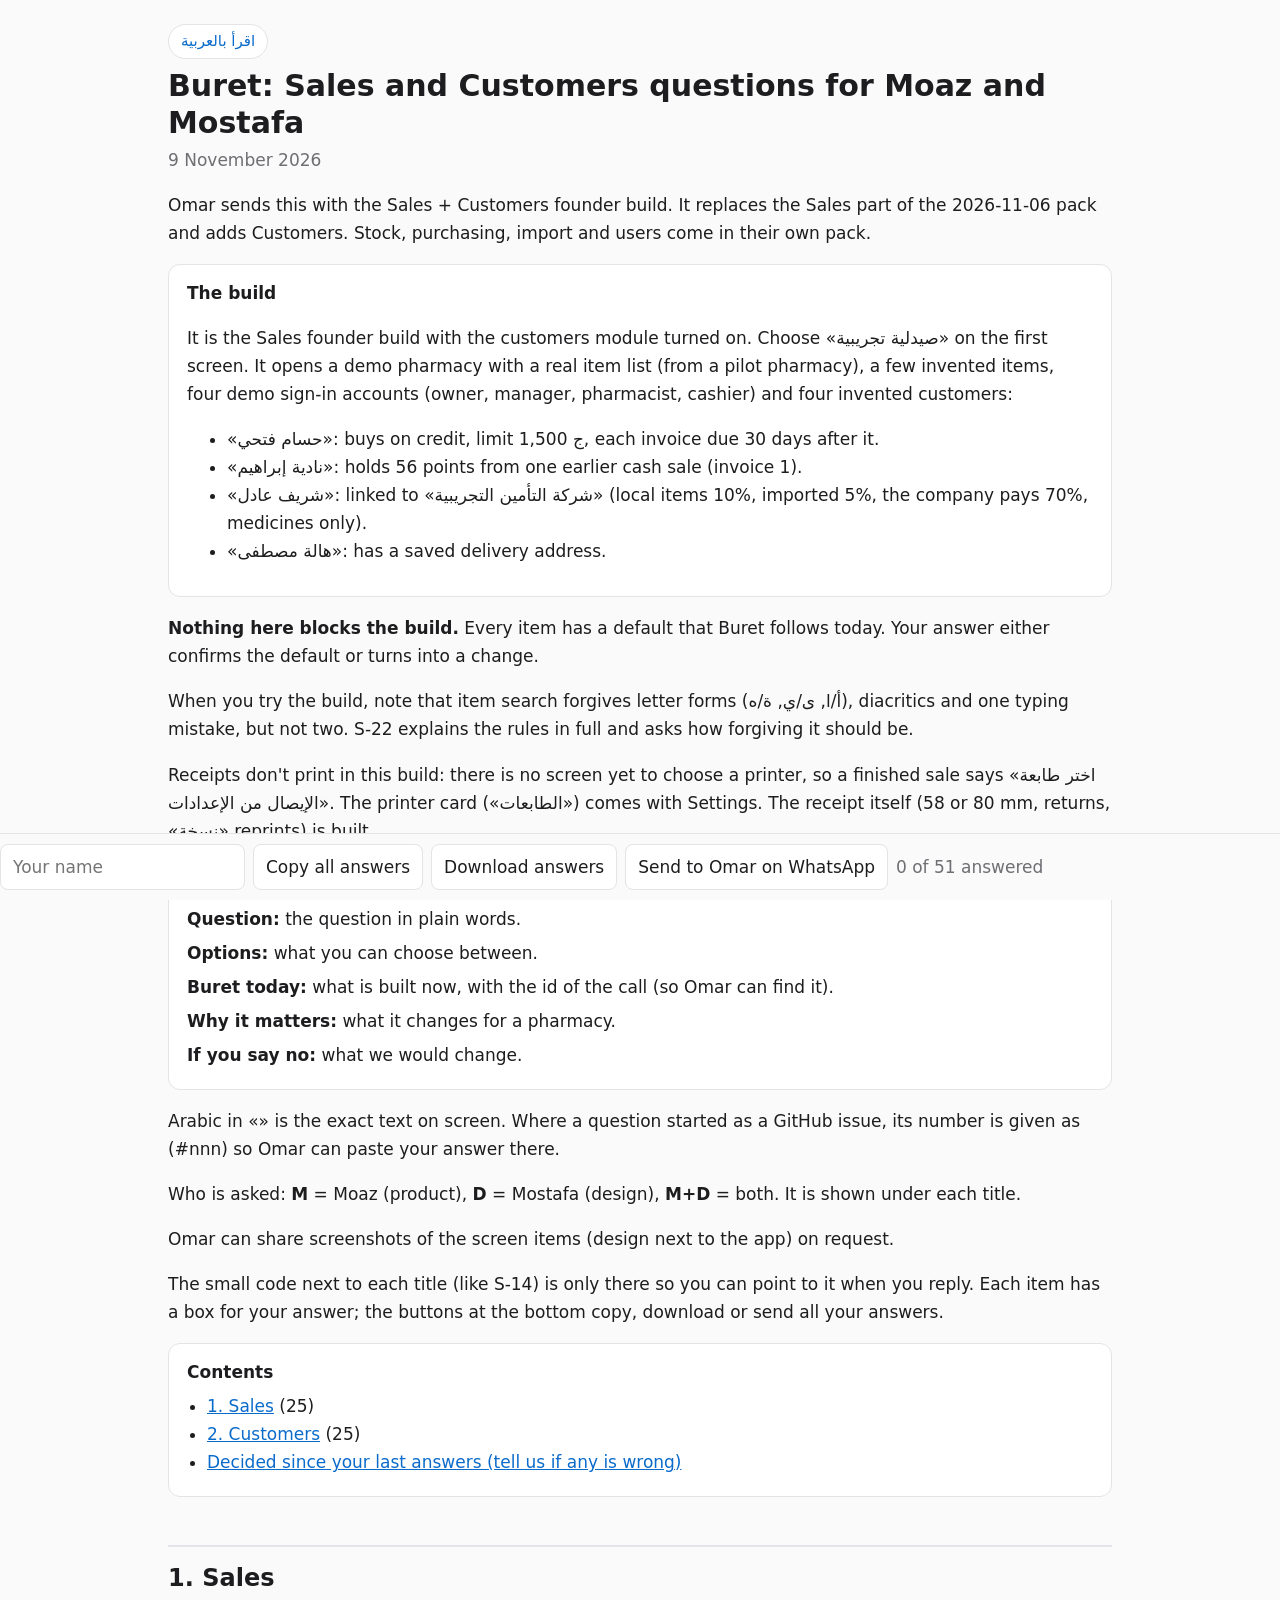
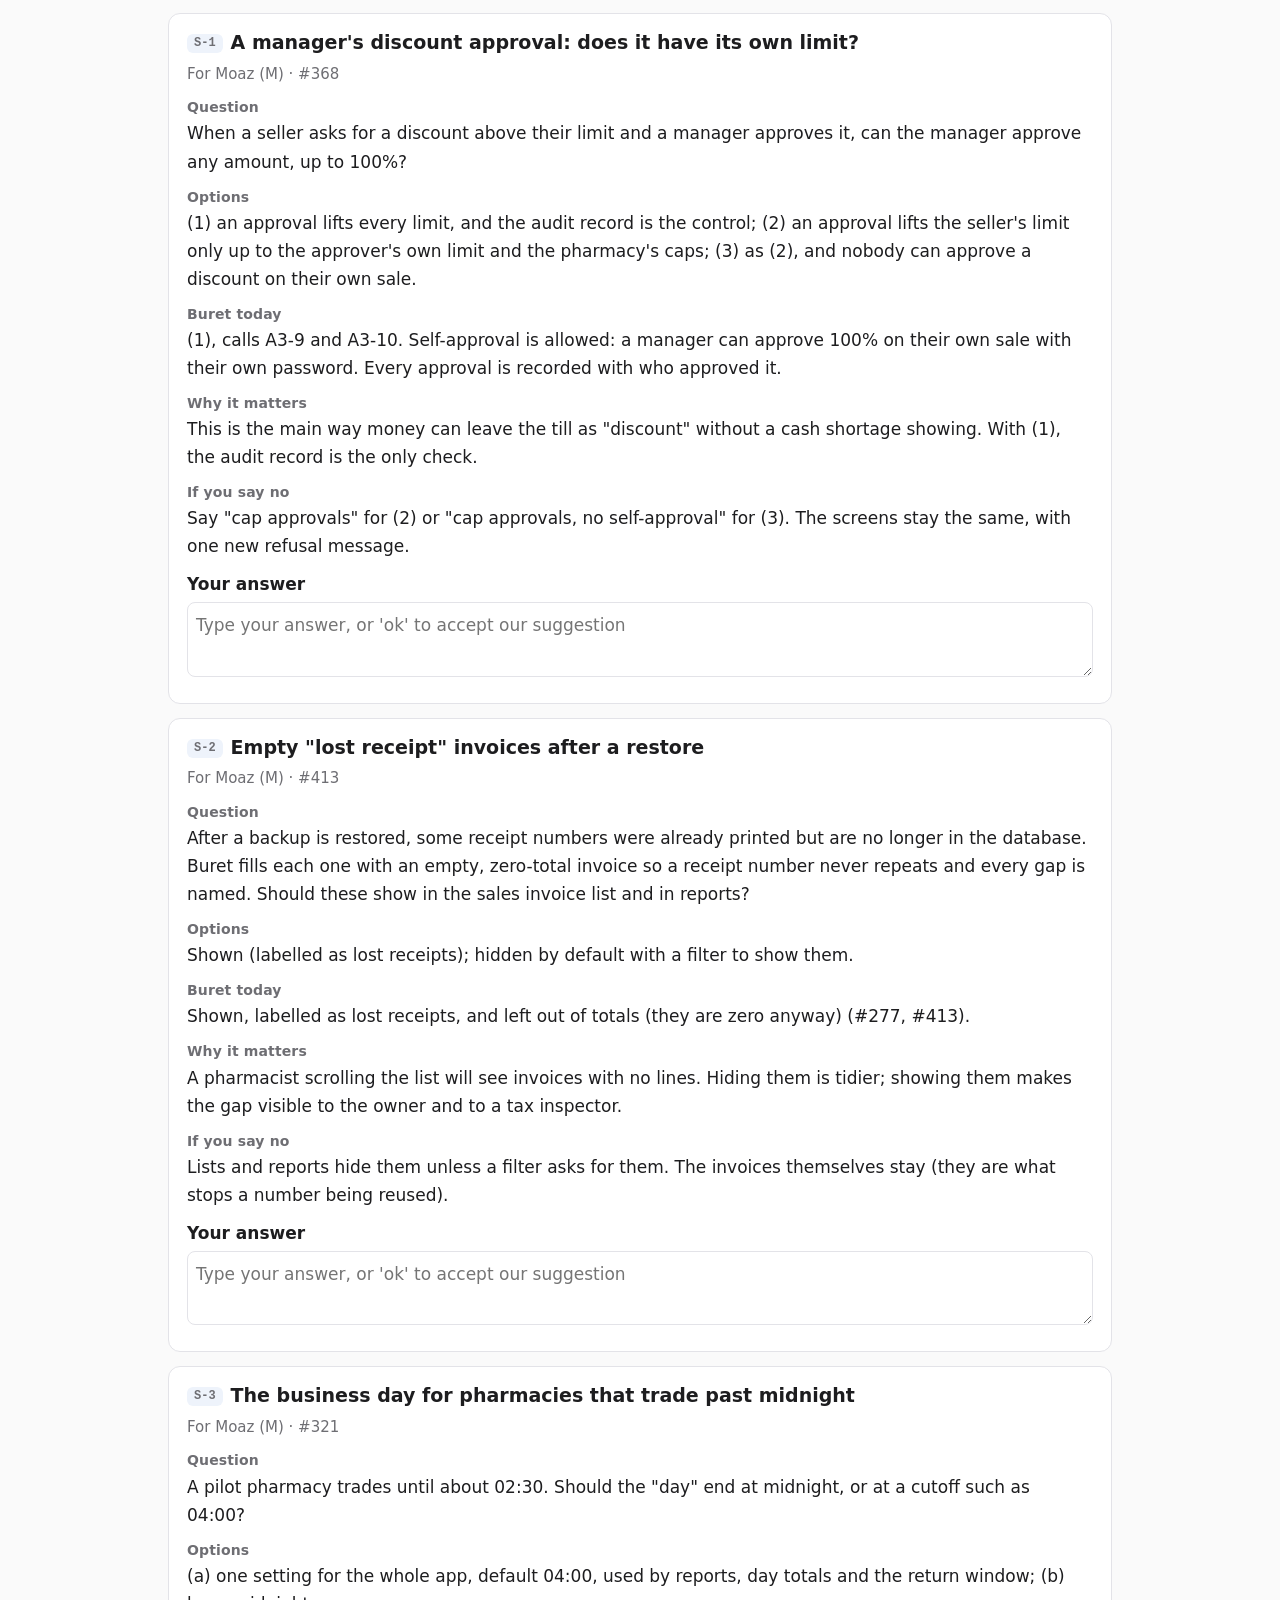
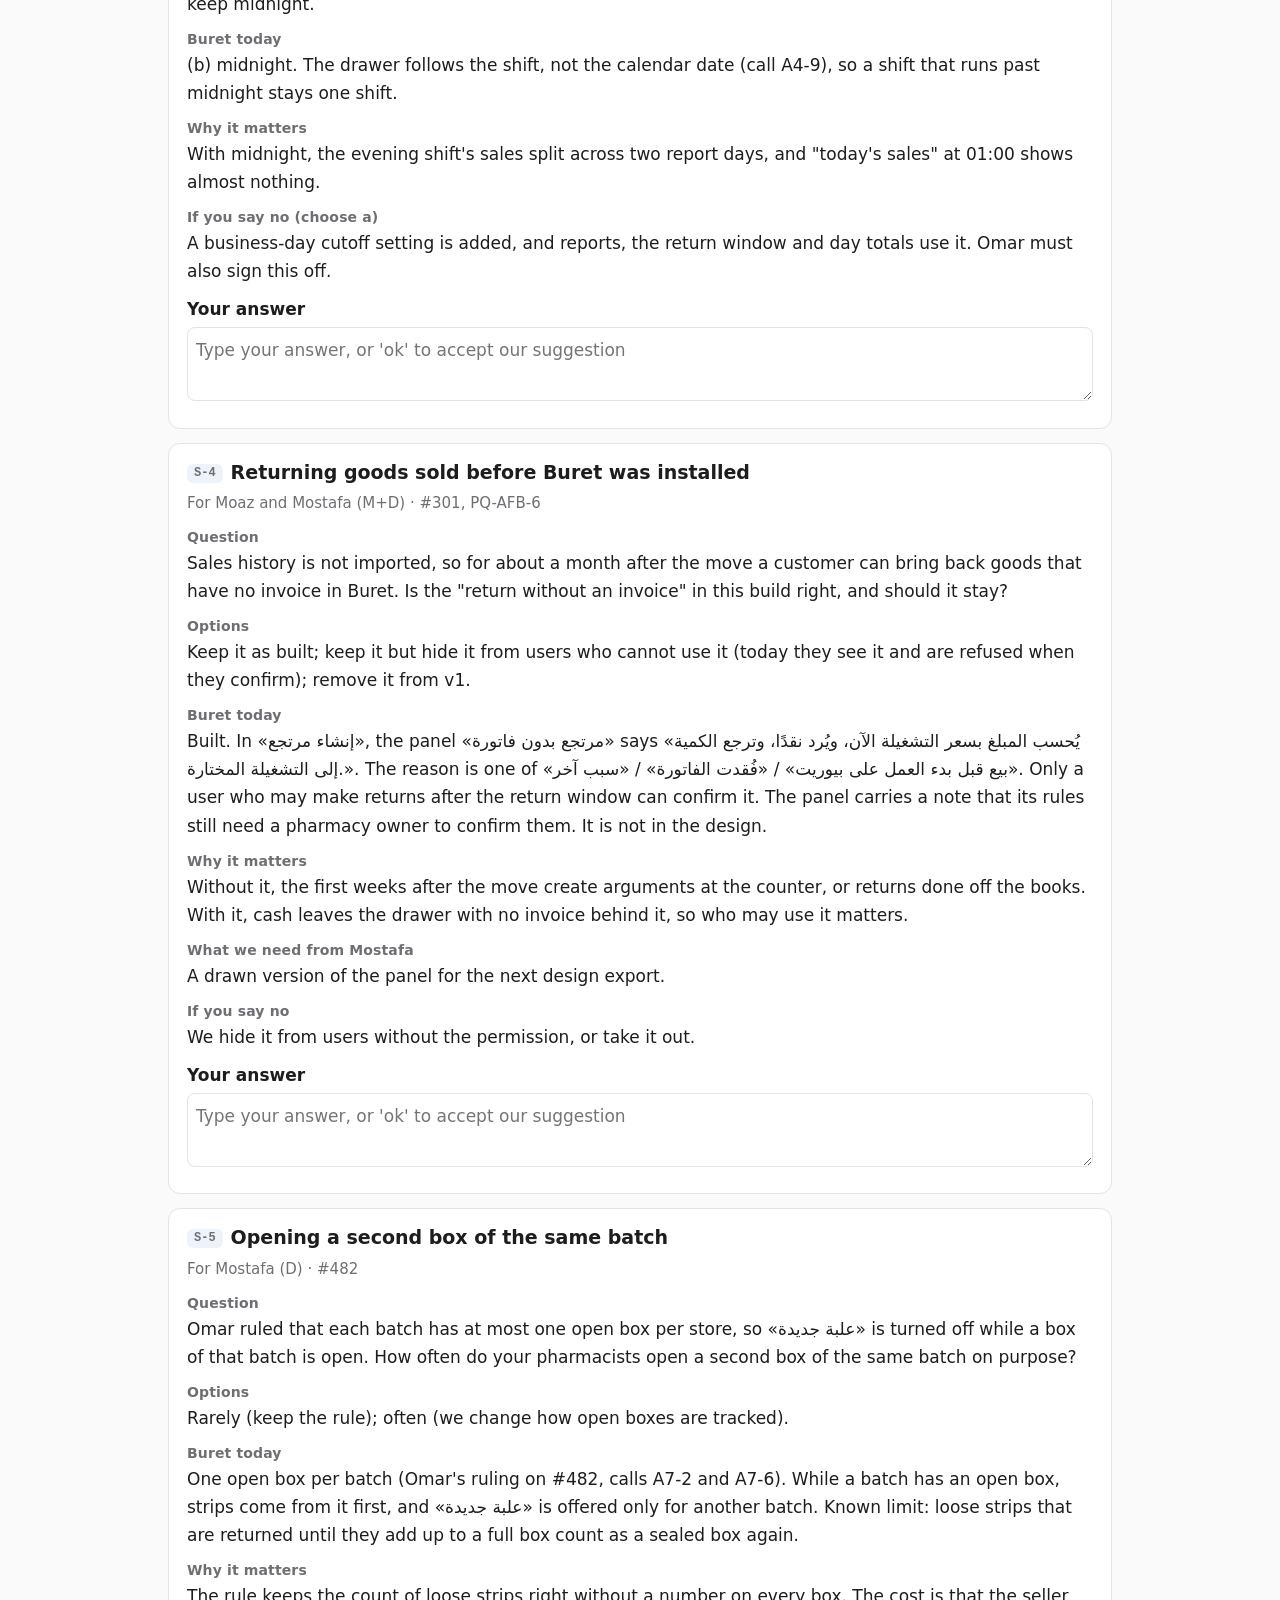
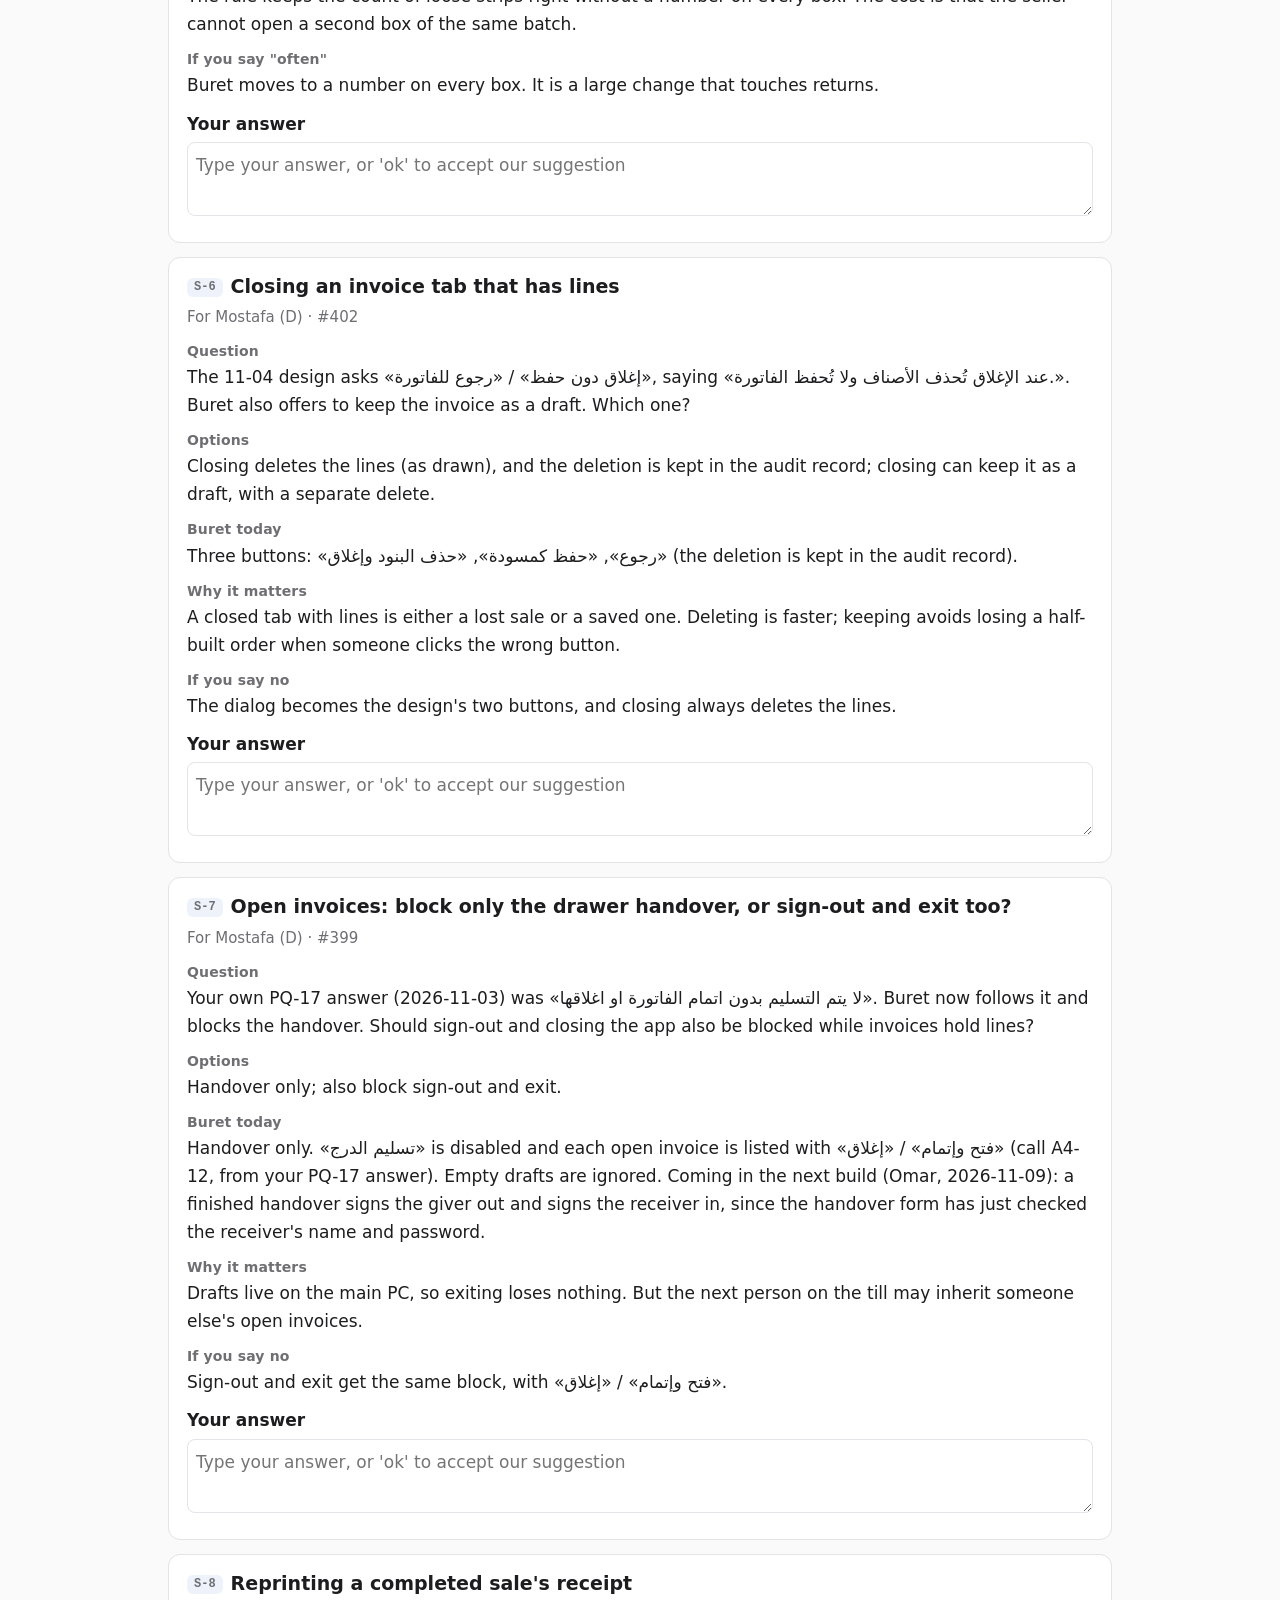
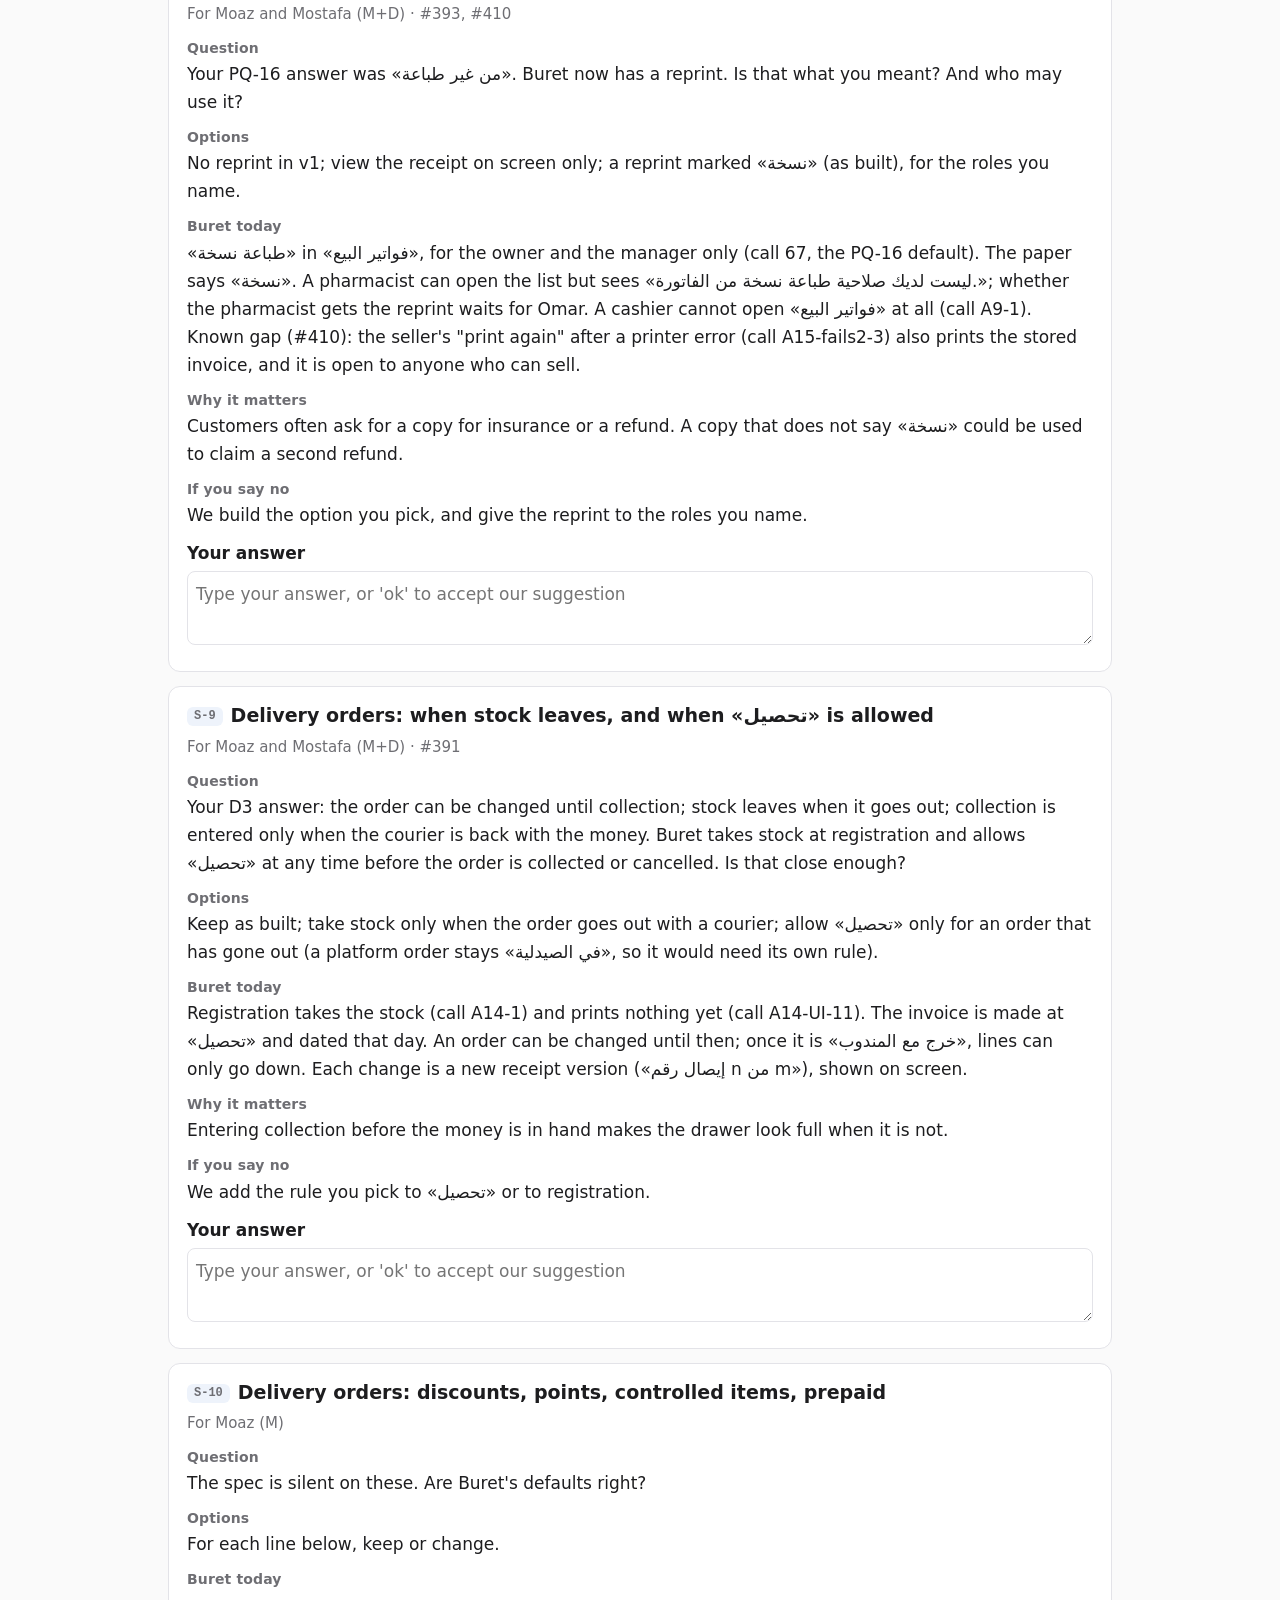
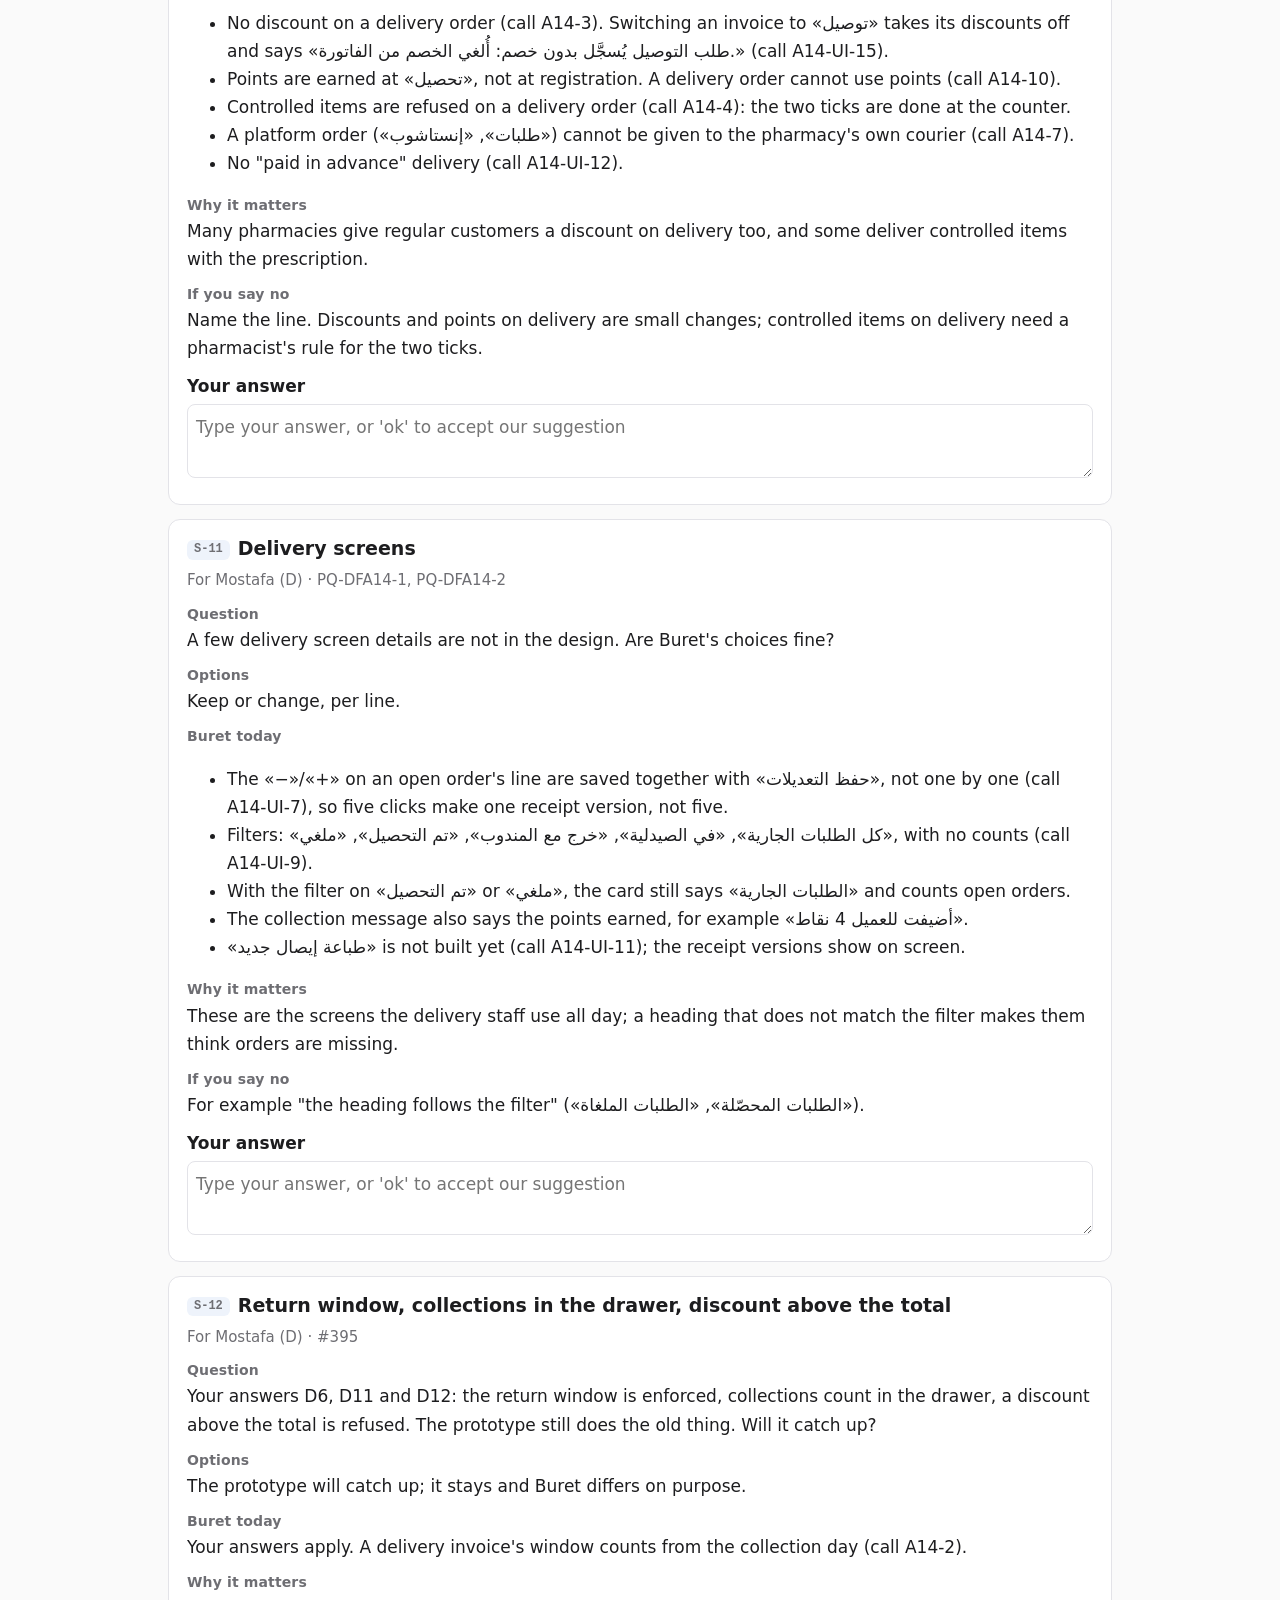
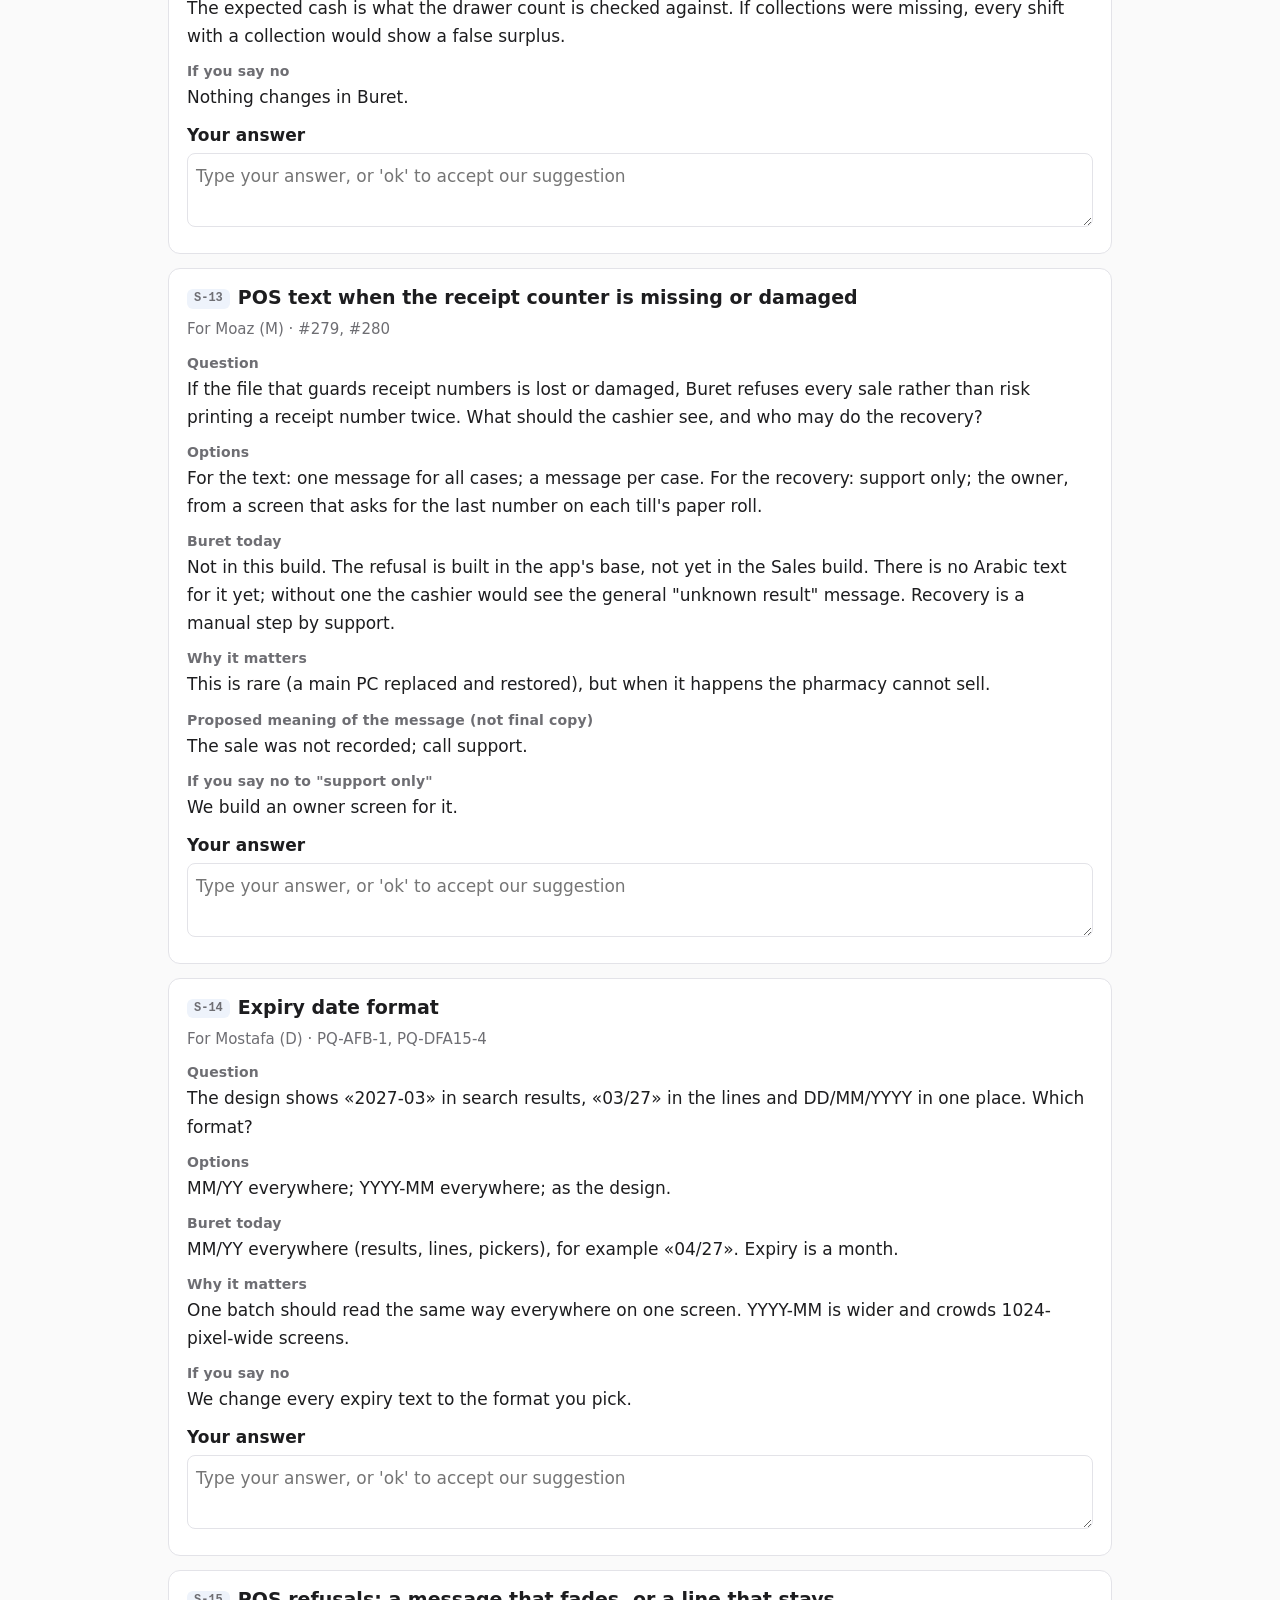
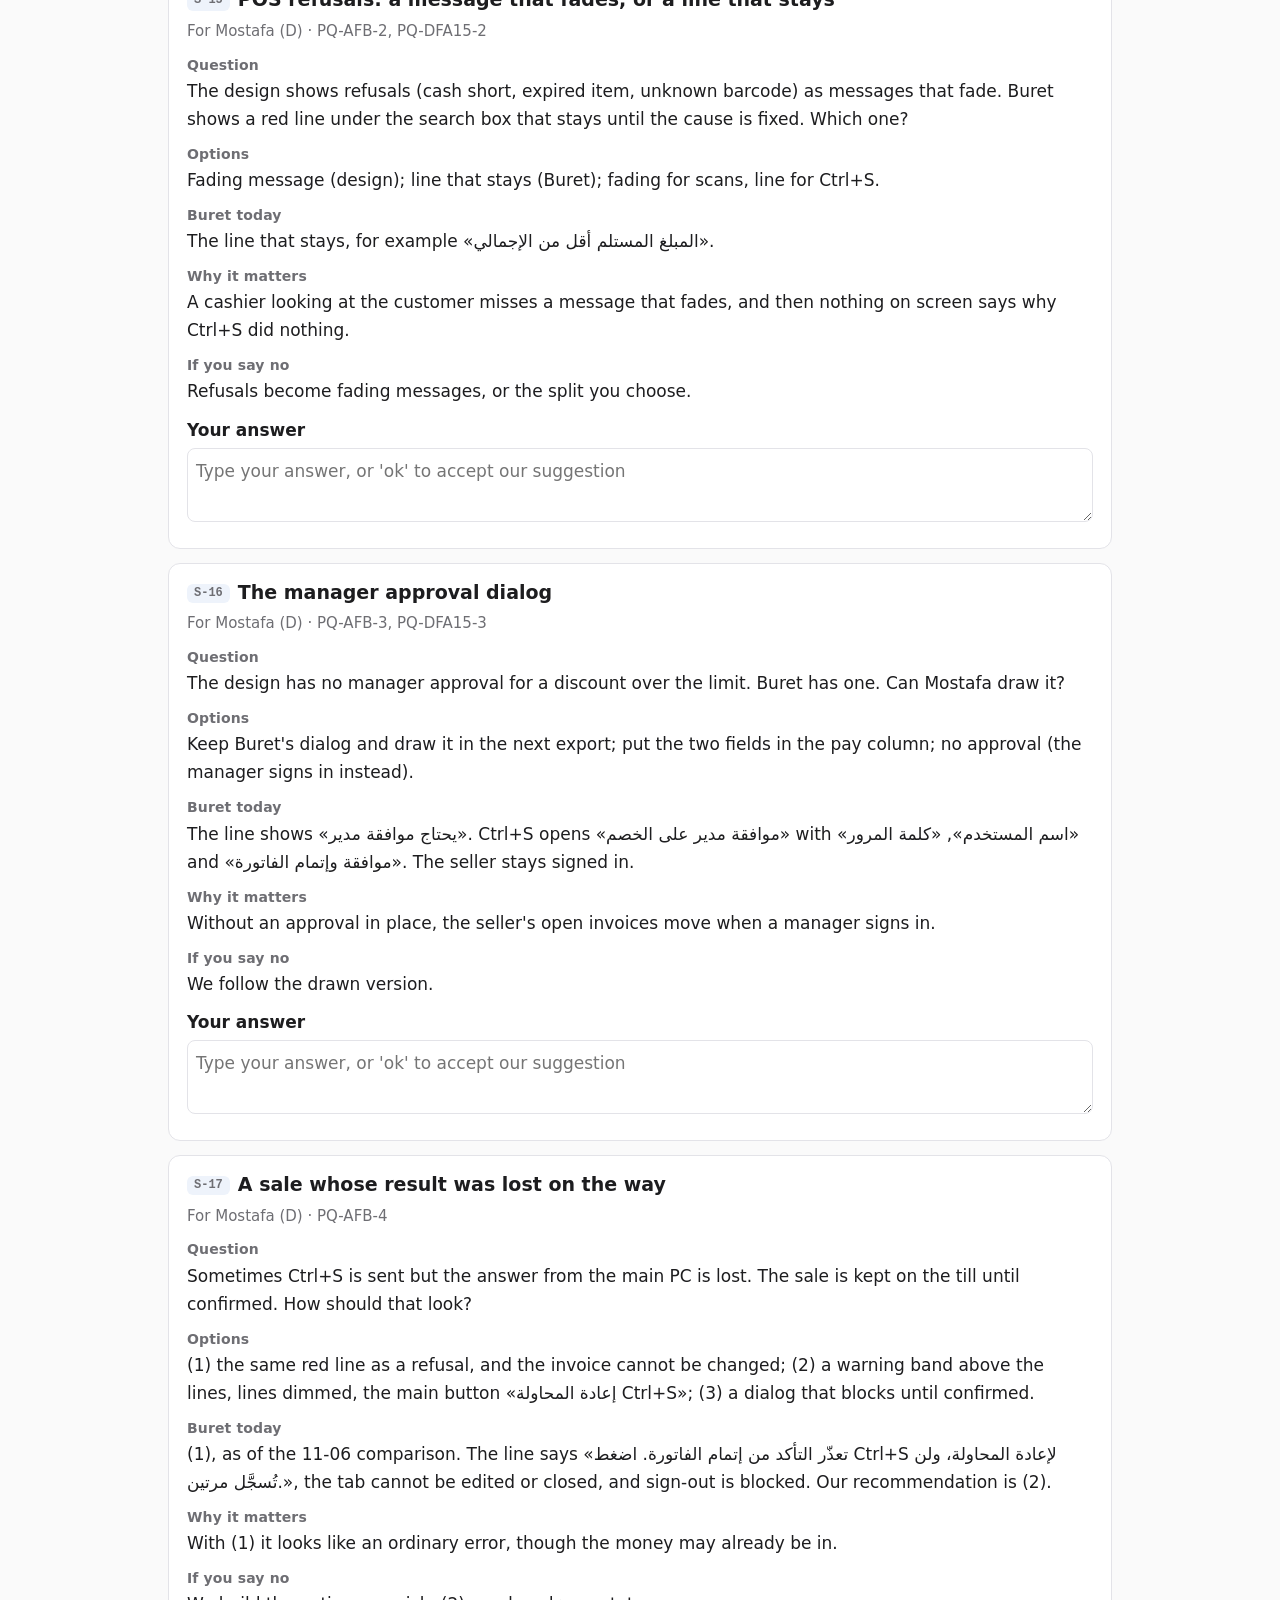
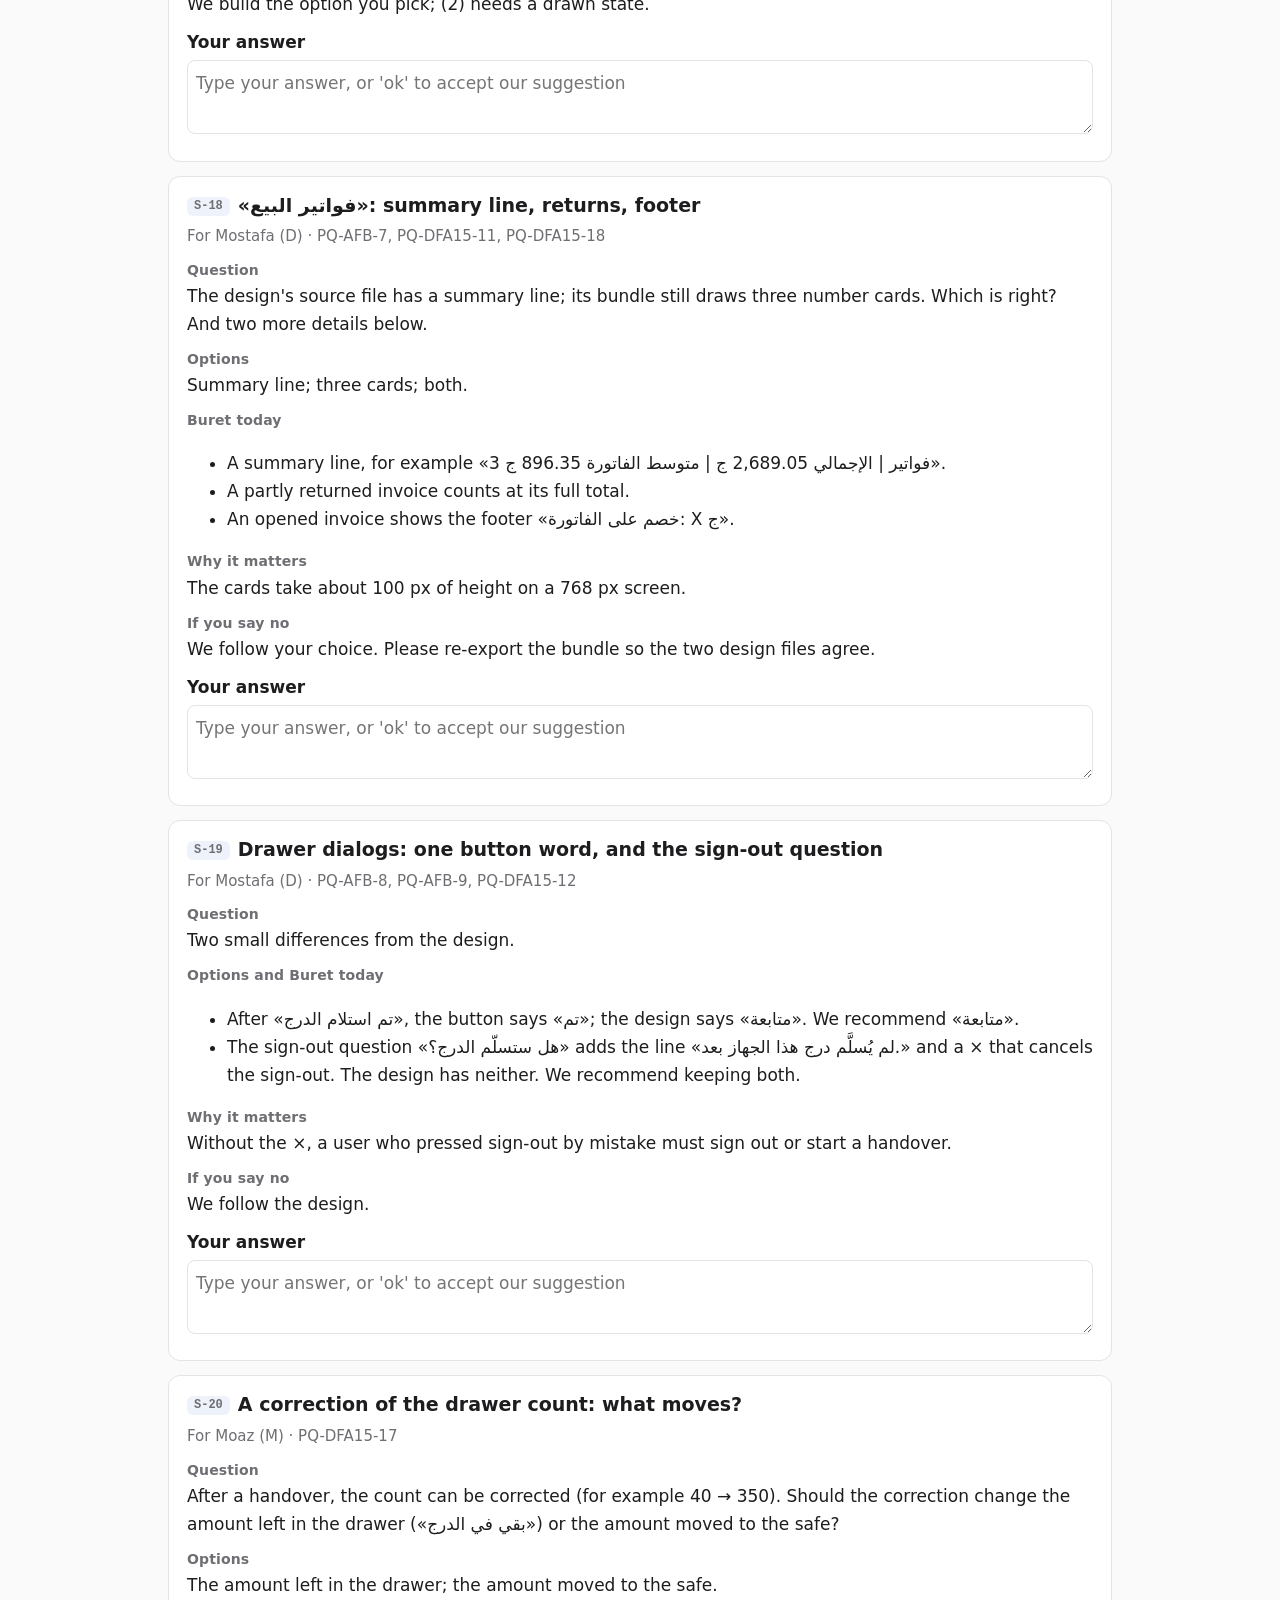
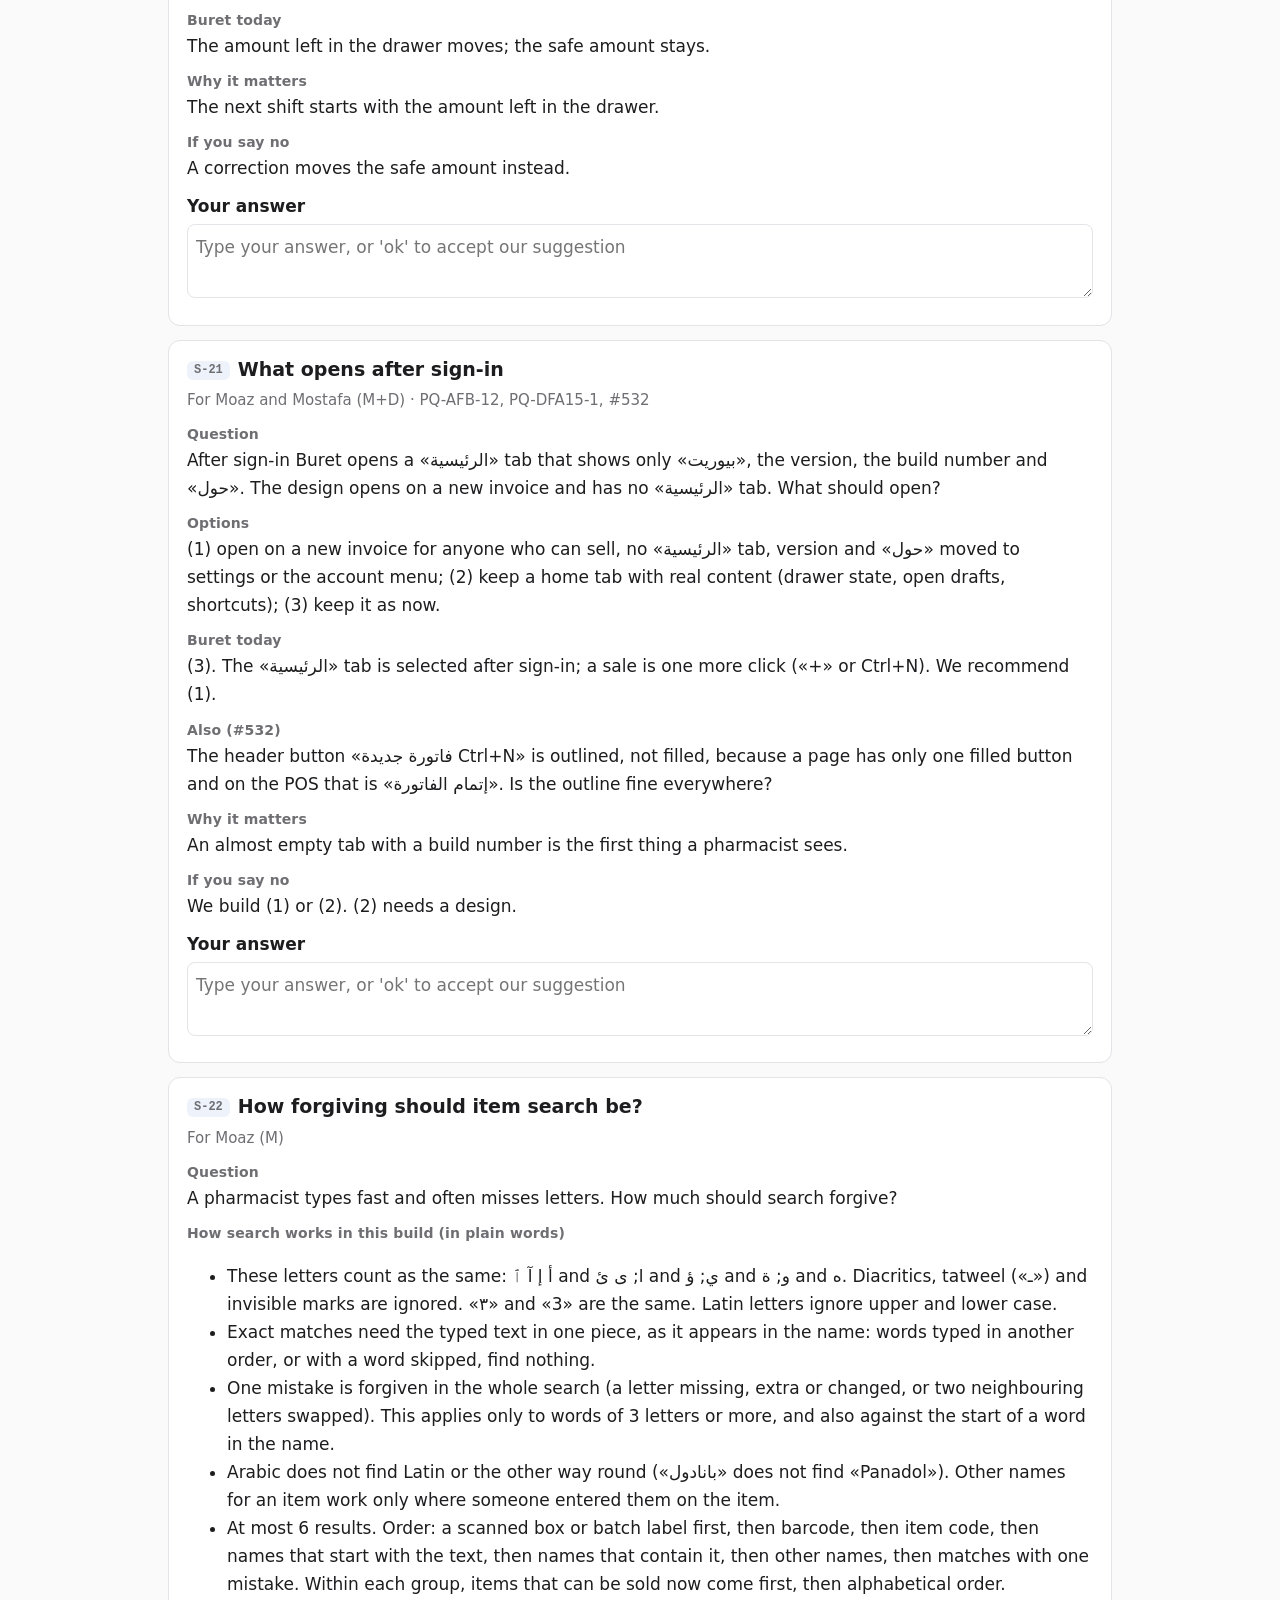
<file: buret-questions-sales-customers/product-questions.html>
<!doctype html>
<html lang="en">
<head>
<meta charset="utf-8">
<meta name="viewport" content="width=device-width,initial-scale=1">
<title>Buret: Sales and Customers questions for Moaz and Mostafa</title>
<style>
:root{--fg:#1d1d1f;--mut:#6e6e73;--bg:#fafafa;--card:#fff;--line:#e3e3e8;--acc:#0b6bcb;--tag:#eef3fb}
@media (prefers-color-scheme:dark){:root{--fg:#ececf1;--mut:#a1a1aa;--bg:#0f1014;--card:#17181d;--line:#2b2c33;--acc:#6aa8ff;--tag:#1d2533}}
*{box-sizing:border-box}
body{margin:0;background:var(--bg);color:var(--fg);font:17px/1.65 system-ui,-apple-system,"Segoe UI",Tahoma,"Noto Sans Arabic","Noto Sans",sans-serif}
main{max-width:980px;margin:0 auto;padding:24px 18px 80px}
a{color:var(--acc)}
.lang{margin:0 0 8px;font-size:15px}
.lang a{display:inline-block;padding:4px 12px;border:1px solid var(--line);border-radius:999px;text-decoration:none;background:var(--card)}
h1{font-size:30px;line-height:1.25;margin:8px 0 4px}
.date{color:var(--mut);margin:0 0 16px}
h2{font-size:24px;margin:48px 0 8px;padding-top:12px;border-top:2px solid var(--line)}
h3{font-size:19px;margin:28px 0 10px;color:var(--mut)}
.box{background:var(--card);border:1px solid var(--line);border-radius:12px;padding:14px 18px;margin:16px 0}
.box dl{margin:0}.box dt{font-weight:600;display:inline}.box dd{display:inline;margin:0}.box dd::after{content:"";display:block;margin-bottom:6px}
nav ul{margin:6px 0;padding-inline-start:20px}
article{background:var(--card);border:1px solid var(--line);border-radius:12px;padding:16px 18px 18px;margin:14px 0;scroll-margin-top:12px}
article h4{font-size:19px;line-height:1.35;margin:0 0 10px}
.id{display:inline-block;font:600 12px/1.6 ui-monospace,Consolas,monospace;color:var(--mut);background:var(--tag);border-radius:6px;padding:0 7px;margin-inline-end:8px;vertical-align:3px;text-decoration:none}
.also{color:var(--mut);font-size:15px;margin:-4px 0 8px}
article p{margin:6px 0}
article p b{display:block;font-size:14px;letter-spacing:.01em;color:var(--mut);font-weight:600;margin-top:10px}
.media{margin-top:12px}
.media img,.media video{display:block;max-width:100%;height:auto;border:1px solid var(--line);border-radius:8px;margin:10px 0;background:#000}
.media img{background:transparent}
.none{color:var(--mut);font-style:italic}
.ans{margin-top:10px}.ans label{font-weight:600;display:block;margin-bottom:4px}
.ans textarea{width:100%;min-height:70px;font:inherit;padding:8px;border:1px solid var(--line);border-radius:8px;background:var(--card);color:var(--fg);box-sizing:border-box}
.bar{position:sticky;bottom:0;background:var(--bg);border-top:1px solid var(--line);padding:10px 0;display:flex;flex-wrap:wrap;gap:8px;align-items:center}
.bar button,.bar input{font:inherit;padding:8px 12px;border:1px solid var(--line);border-radius:8px;background:var(--card);color:var(--fg)}
.bar button{cursor:pointer}.bar .st{color:var(--mut)}
</style>
</head>
<body>
<main>
<p class="lang"><a href="product-questions.ar.html" lang="ar" hreflang="ar">اقرأ بالعربية</a></p>
<h1>Buret: Sales and Customers questions for Moaz and Mostafa</h1>
<p class="date">9 November 2026</p>
<p>Omar sends this with the Sales + Customers founder build. It replaces the Sales part of the <bdi>2026-11-06</bdi> pack and adds Customers. Stock, purchasing, import and users come in their own pack.</p>
<div class="box"><strong>The build</strong>
<p>It is the Sales founder build with the customers module turned on. Choose «صيدلية تجريبية» on the first screen. It opens a demo pharmacy with a real item list (from a pilot pharmacy), a few invented items, four demo sign-in accounts (owner, manager, pharmacist, cashier) and four invented customers:</p>
<ul>
<li>«حسام فتحي»: buys on credit, limit 1,500 ج, each invoice due 30 days after it.</li>
<li>«نادية إبراهيم»: holds 56 points from one earlier cash sale (invoice 1).</li>
<li>«شريف عادل»: linked to «شركة التأمين التجريبية» (local items 10%, imported 5%, the company pays 70%, medicines only).</li>
<li>«هالة مصطفى»: has a saved delivery address.</li>
</ul></div>
<p><strong>Nothing here blocks the build.</strong> Every item has a default that Buret follows today. Your answer either confirms the default or turns into a change.</p>
<p>When you try the build, note that item search forgives letter forms (أ/ا, ى/ي, ة/ه), diacritics and one typing mistake, but not two. <bdi>S-22</bdi> explains the rules in full and asks how forgiving it should be.</p>
<p>Receipts don't print in this build: there is no screen yet to choose a printer, so a finished sale says «اختر طابعة الإيصال من الإعدادات». The printer card («الطابعات») comes with Settings. The receipt itself (58 or 80 mm, returns, «نسخة» reprints) is built.</p>
<div class="box"><strong>How to read each item</strong><dl>
<dt>Question:</dt> <dd>the question in plain words.</dd>
<dt>Options:</dt> <dd>what you can choose between.</dd>
<dt>Buret today:</dt> <dd>what is built now, with the id of the call (so Omar can find it).</dd>
<dt>Why it matters:</dt> <dd>what it changes for a pharmacy.</dd>
<dt>If you say no:</dt> <dd>what we would change.</dd>
</dl></div>
<p>Arabic in «» is the exact text on screen. Where a question started as a GitHub issue, its number is given as (#nnn) so Omar can paste your answer there.</p>
<p>Who is asked: <strong>M</strong> = Moaz (product), <strong>D</strong> = Mostafa (design), <strong>M+D</strong> = both. It is shown under each title.</p>
<p>Omar can share screenshots of the screen items (design next to the app) on request.</p>
<p>The small code next to each title (like <bdi>S-14</bdi>) is only there so you can point to it when you reply. Each item has a box for your answer; the buttons at the bottom copy, download or send all your answers.</p>
<nav class="box"><strong>Contents</strong><ul>
<li><a href="#sales">1. Sales</a> (25)</li>
<li><a href="#customers">2. Customers</a> (25)</li>
<li><a href="#decided">Decided since your last answers (tell us if any is wrong)</a></li>
</ul></nav>
<h2 id="sales">1. Sales</h2>
<article id="S-1">
<h4><a class="id" href="#S-1" dir="ltr">S-1</a>A manager's discount approval: does it have its own limit?</h4>
<p class="also">For Moaz (M) · <bdi>#368</bdi></p>
<p><b>Question</b>When a seller asks for a discount above their limit and a manager approves it, can the manager approve any amount, up to 100%?</p>
<p><b>Options</b>(1) an approval lifts every limit, and the audit record is the control; (2) an approval lifts the seller's limit only up to the approver's own limit and the pharmacy's caps; (3) as (2), and nobody can approve a discount on their own sale.</p>
<p><b>Buret today</b>(1), calls <bdi>A3-9</bdi> and <bdi>A3-10</bdi>. <bdi>Self-approval</bdi> is allowed: a manager can approve 100% on their own sale with their own password. Every approval is recorded with who approved it.</p>
<p><b>Why it matters</b>This is the main way money can leave the till as "discount" without a cash shortage showing. With (1), the audit record is the only check.</p>
<p><b>If you say no</b>Say "cap approvals" for (2) or "cap approvals, no self-approval" for (3). The screens stay the same, with one new refusal message.</p>
<div class="ans"><label for="a-S-1">Your answer</label><textarea id="a-S-1" data-id="S-1" data-t="A manager&#x27;s discount approval: does it have its own limit?" placeholder="Type your answer, or &#x27;ok&#x27; to accept our suggestion"></textarea></div>
</article>
<article id="S-2">
<h4><a class="id" href="#S-2" dir="ltr">S-2</a>Empty "lost receipt" invoices after a restore</h4>
<p class="also">For Moaz (M) · <bdi>#413</bdi></p>
<p><b>Question</b>After a backup is restored, some receipt numbers were already printed but are no longer in the database. Buret fills each one with an empty, zero-total invoice so a receipt number never repeats and every gap is named. Should these show in the sales invoice list and in reports?</p>
<p><b>Options</b>Shown (labelled as lost receipts); hidden by default with a filter to show them.</p>
<p><b>Buret today</b>Shown, labelled as lost receipts, and left out of totals (they are zero anyway) (<bdi>#277</bdi>, <bdi>#413</bdi>).</p>
<p><b>Why it matters</b>A pharmacist scrolling the list will see invoices with no lines. Hiding them is tidier; showing them makes the gap visible to the owner and to a tax inspector.</p>
<p><b>If you say no</b>Lists and reports hide them unless a filter asks for them. The invoices themselves stay (they are what stops a number being reused).</p>
<div class="ans"><label for="a-S-2">Your answer</label><textarea id="a-S-2" data-id="S-2" data-t="Empty &quot;lost receipt&quot; invoices after a restore" placeholder="Type your answer, or &#x27;ok&#x27; to accept our suggestion"></textarea></div>
</article>
<article id="S-3">
<h4><a class="id" href="#S-3" dir="ltr">S-3</a>The business day for pharmacies that trade past midnight</h4>
<p class="also">For Moaz (M) · <bdi>#321</bdi></p>
<p><b>Question</b>A pilot pharmacy trades until about 02:30. Should the "day" end at midnight, or at a cutoff such as 04:00?</p>
<p><b>Options</b>(a) one setting for the whole app, default 04:00, used by reports, day totals and the return window; (b) keep midnight.</p>
<p><b>Buret today</b>(b) midnight. The drawer follows the shift, not the calendar date (call <bdi>A4-9</bdi>), so a shift that runs past midnight stays one shift.</p>
<p><b>Why it matters</b>With midnight, the evening shift's sales split across two report days, and "today's sales" at 01:00 shows almost nothing.</p>
<p><b>If you say no (choose a)</b>A business-day cutoff setting is added, and reports, the return window and day totals use it. Omar must also sign this off.</p>
<div class="ans"><label for="a-S-3">Your answer</label><textarea id="a-S-3" data-id="S-3" data-t="The business day for pharmacies that trade past midnight" placeholder="Type your answer, or &#x27;ok&#x27; to accept our suggestion"></textarea></div>
</article>
<article id="S-4">
<h4><a class="id" href="#S-4" dir="ltr">S-4</a>Returning goods sold before Buret was installed</h4>
<p class="also">For Moaz and Mostafa (M+D) · <bdi>#301</bdi>, <bdi>PQ-AFB-6</bdi></p>
<p><b>Question</b>Sales history is not imported, so for about a month after the move a customer can bring back goods that have no invoice in Buret. Is the "return without an invoice" in this build right, and should it stay?</p>
<p><b>Options</b>Keep it as built; keep it but hide it from users who cannot use it (today they see it and are refused when they confirm); remove it from v1.</p>
<p><b>Buret today</b>Built. In «إنشاء مرتجع», the panel «مرتجع بدون فاتورة» says «يُحسب المبلغ بسعر التشغيلة الآن، ويُرد نقدًا، وترجع الكمية إلى التشغيلة المختارة.». The reason is one of «بيع قبل بدء العمل على بيوريت» / «فُقدت الفاتورة» / «سبب آخر». Only a user who may make returns after the return window can confirm it. The panel carries a note that its rules still need a pharmacy owner to confirm them. It is not in the design.</p>
<p><b>Why it matters</b>Without it, the first weeks after the move create arguments at the counter, or returns done off the books. With it, cash leaves the drawer with no invoice behind it, so who may use it matters.</p>
<p><b>What we need from Mostafa</b>A drawn version of the panel for the next design export.</p>
<p><b>If you say no</b>We hide it from users without the permission, or take it out.</p>
<div class="ans"><label for="a-S-4">Your answer</label><textarea id="a-S-4" data-id="S-4" data-t="Returning goods sold before Buret was installed" placeholder="Type your answer, or &#x27;ok&#x27; to accept our suggestion"></textarea></div>
</article>
<article id="S-5">
<h4><a class="id" href="#S-5" dir="ltr">S-5</a>Opening a second box of the same batch</h4>
<p class="also">For Mostafa (D) · <bdi>#482</bdi></p>
<p><b>Question</b>Omar ruled that each batch has at most one open box per store, so «علبة جديدة» is turned off while a box of that batch is open. How often do your pharmacists open a second box of the same batch on purpose?</p>
<p><b>Options</b>Rarely (keep the rule); often (we change how open boxes are tracked).</p>
<p><b>Buret today</b>One open box per batch (Omar's ruling on <bdi>#482</bdi>, calls <bdi>A7-2</bdi> and <bdi>A7-6</bdi>). While a batch has an open box, strips come from it first, and «علبة جديدة» is offered only for another batch. Known limit: loose strips that are returned until they add up to a full box count as a sealed box again.</p>
<p><b>Why it matters</b>The rule keeps the count of loose strips right without a number on every box. The cost is that the seller cannot open a second box of the same batch.</p>
<p><b>If you say "often"</b>Buret moves to a number on every box. It is a large change that touches returns.</p>
<div class="ans"><label for="a-S-5">Your answer</label><textarea id="a-S-5" data-id="S-5" data-t="Opening a second box of the same batch" placeholder="Type your answer, or &#x27;ok&#x27; to accept our suggestion"></textarea></div>
</article>
<article id="S-6">
<h4><a class="id" href="#S-6" dir="ltr">S-6</a>Closing an invoice tab that has lines</h4>
<p class="also">For Mostafa (D) · <bdi>#402</bdi></p>
<p><b>Question</b>The 11-04 design asks «إغلاق دون حفظ» / «رجوع للفاتورة», saying «عند الإغلاق تُحذف الأصناف ولا تُحفظ الفاتورة.». Buret also offers to keep the invoice as a draft. Which one?</p>
<p><b>Options</b>Closing deletes the lines (as drawn), and the deletion is kept in the audit record; closing can keep it as a draft, with a separate delete.</p>
<p><b>Buret today</b>Three buttons: «رجوع», «حفظ كمسودة», «حذف البنود وإغلاق» (the deletion is kept in the audit record).</p>
<p><b>Why it matters</b>A closed tab with lines is either a lost sale or a saved one. Deleting is faster; keeping avoids losing a half-built order when someone clicks the wrong button.</p>
<p><b>If you say no</b>The dialog becomes the design's two buttons, and closing always deletes the lines.</p>
<div class="ans"><label for="a-S-6">Your answer</label><textarea id="a-S-6" data-id="S-6" data-t="Closing an invoice tab that has lines" placeholder="Type your answer, or &#x27;ok&#x27; to accept our suggestion"></textarea></div>
</article>
<article id="S-7">
<h4><a class="id" href="#S-7" dir="ltr">S-7</a>Open invoices: block only the drawer handover, or sign-out and exit too?</h4>
<p class="also">For Mostafa (D) · <bdi>#399</bdi></p>
<p><b>Question</b>Your own <bdi>PQ-17</bdi> answer (<bdi>2026-11-03</bdi>) was «لا يتم التسليم بدون اتمام الفاتورة او اغلاقها». Buret now follows it and blocks the handover. Should sign-out and closing the app also be blocked while invoices hold lines?</p>
<p><b>Options</b>Handover only; also block sign-out and exit.</p>
<p><b>Buret today</b>Handover only. «تسليم الدرج» is disabled and each open invoice is listed with «فتح وإتمام» / «إغلاق» (call <bdi>A4-12</bdi>, from your <bdi>PQ-17</bdi> answer). Empty drafts are ignored. Coming in the next build (Omar, <bdi>2026-11-09</bdi>): a finished handover signs the giver out and signs the receiver in, since the handover form has just checked the receiver's name and password.</p>
<p><b>Why it matters</b>Drafts live on the main PC, so exiting loses nothing. But the next person on the till may inherit someone else's open invoices.</p>
<p><b>If you say no</b><bdi>Sign-out</bdi> and exit get the same block, with «فتح وإتمام» / «إغلاق».</p>
<div class="ans"><label for="a-S-7">Your answer</label><textarea id="a-S-7" data-id="S-7" data-t="Open invoices: block only the drawer handover, or sign-out and exit too?" placeholder="Type your answer, or &#x27;ok&#x27; to accept our suggestion"></textarea></div>
</article>
<article id="S-8">
<h4><a class="id" href="#S-8" dir="ltr">S-8</a>Reprinting a completed sale's receipt</h4>
<p class="also">For Moaz and Mostafa (M+D) · <bdi>#393</bdi>, <bdi>#410</bdi></p>
<p><b>Question</b>Your <bdi>PQ-16</bdi> answer was «من غير طباعة». Buret now has a reprint. Is that what you meant? And who may use it?</p>
<p><b>Options</b>No reprint in v1; view the receipt on screen only; a reprint marked «نسخة» (as built), for the roles you name.</p>
<p><b>Buret today</b>«طباعة نسخة» in «فواتير البيع», for the owner and the manager only (call 67, the <bdi>PQ-16</bdi> default). The paper says «نسخة». A pharmacist can open the list but sees «ليست لديك صلاحية طباعة نسخة من الفاتورة.»; whether the pharmacist gets the reprint waits for Omar. A cashier cannot open «فواتير البيع» at all (call <bdi>A9-1</bdi>). Known gap (<bdi>#410</bdi>): the seller's "print again" after a printer error (call <bdi>A15-fails2-3</bdi>) also prints the stored invoice, and it is open to anyone who can sell.</p>
<p><b>Why it matters</b>Customers often ask for a copy for insurance or a refund. A copy that does not say «نسخة» could be used to claim a second refund.</p>
<p><b>If you say no</b>We build the option you pick, and give the reprint to the roles you name.</p>
<div class="ans"><label for="a-S-8">Your answer</label><textarea id="a-S-8" data-id="S-8" data-t="Reprinting a completed sale&#x27;s receipt" placeholder="Type your answer, or &#x27;ok&#x27; to accept our suggestion"></textarea></div>
</article>
<article id="S-9">
<h4><a class="id" href="#S-9" dir="ltr">S-9</a>Delivery orders: when stock leaves, and when «تحصيل» is allowed</h4>
<p class="also">For Moaz and Mostafa (M+D) · <bdi>#391</bdi></p>
<p><b>Question</b>Your <bdi>D3</bdi> answer: the order can be changed until collection; stock leaves when it goes out; collection is entered only when the courier is back with the money. Buret takes stock at registration and allows «تحصيل» at any time before the order is collected or cancelled. Is that close enough?</p>
<p><b>Options</b>Keep as built; take stock only when the order goes out with a courier; allow «تحصيل» only for an order that has gone out (a platform order stays «في الصيدلية», so it would need its own rule).</p>
<p><b>Buret today</b>Registration takes the stock (call <bdi>A14-1</bdi>) and prints nothing yet (call <bdi>A14-UI-11</bdi>). The invoice is made at «تحصيل» and dated that day. An order can be changed until then; once it is «خرج مع المندوب», lines can only go down. Each change is a new receipt version («إيصال رقم n من m»), shown on screen.</p>
<p><b>Why it matters</b>Entering collection before the money is in hand makes the drawer look full when it is not.</p>
<p><b>If you say no</b>We add the rule you pick to «تحصيل» or to registration.</p>
<div class="ans"><label for="a-S-9">Your answer</label><textarea id="a-S-9" data-id="S-9" data-t="Delivery orders: when stock leaves, and when «تحصيل» is allowed" placeholder="Type your answer, or &#x27;ok&#x27; to accept our suggestion"></textarea></div>
</article>
<article id="S-10">
<h4><a class="id" href="#S-10" dir="ltr">S-10</a>Delivery orders: discounts, points, controlled items, prepaid</h4>
<p class="also">For Moaz (M)</p>
<p><b>Question</b>The spec is silent on these. Are Buret's defaults right?</p>
<p><b>Options</b>For each line below, keep or change.</p>
<p><b>Buret today</b></p>
<ul><li>No discount on a delivery order (call <bdi>A14-3</bdi>). Switching an invoice to «توصيل» takes its discounts off and says «طلب التوصيل يُسجَّل بدون خصم: أُلغي الخصم من الفاتورة.» (call <bdi>A14-UI-15</bdi>).</li><li>Points are earned at «تحصيل», not at registration. A delivery order cannot use points (call <bdi>A14-10</bdi>).</li><li>Controlled items are refused on a delivery order (call <bdi>A14-4</bdi>): the two ticks are done at the counter.</li><li>A platform order («طلبات», «إنستاشوب») cannot be given to the pharmacy's own courier (call <bdi>A14-7</bdi>).</li><li>No "paid in advance" delivery (call <bdi>A14-UI-12</bdi>).</li></ul>
<p><b>Why it matters</b>Many pharmacies give regular customers a discount on delivery too, and some deliver controlled items with the prescription.</p>
<p><b>If you say no</b>Name the line. Discounts and points on delivery are small changes; controlled items on delivery need a pharmacist's rule for the two ticks.</p>
<div class="ans"><label for="a-S-10">Your answer</label><textarea id="a-S-10" data-id="S-10" data-t="Delivery orders: discounts, points, controlled items, prepaid" placeholder="Type your answer, or &#x27;ok&#x27; to accept our suggestion"></textarea></div>
</article>
<article id="S-11">
<h4><a class="id" href="#S-11" dir="ltr">S-11</a>Delivery screens</h4>
<p class="also">For Mostafa (D) · <bdi>PQ-DFA14-1</bdi>, <bdi>PQ-DFA14-2</bdi></p>
<p><b>Question</b>A few delivery screen details are not in the design. Are Buret's choices fine?</p>
<p><b>Options</b>Keep or change, per line.</p>
<p><b>Buret today</b></p>
<ul><li>The «−»/«+» on an open order's line are saved together with «حفظ التعديلات», not one by one (call <bdi>A14-UI-7</bdi>), so five clicks make one receipt version, not five.</li><li>Filters: «كل الطلبات الجارية», «في الصيدلية», «خرج مع المندوب», «تم التحصيل», «ملغي», with no counts (call <bdi>A14-UI-9</bdi>).</li><li>With the filter on «تم التحصيل» or «ملغي», the card still says «الطلبات الجارية» and counts open orders.</li><li>The collection message also says the points earned, for example «أضيفت للعميل 4 نقاط».</li><li>«طباعة إيصال جديد» is not built yet (call <bdi>A14-UI-11</bdi>); the receipt versions show on screen.</li></ul>
<p><b>Why it matters</b>These are the screens the delivery staff use all day; a heading that does not match the filter makes them think orders are missing.</p>
<p><b>If you say no</b>For example "the heading follows the filter" («الطلبات المحصّلة», «الطلبات الملغاة»).</p>
<div class="ans"><label for="a-S-11">Your answer</label><textarea id="a-S-11" data-id="S-11" data-t="Delivery screens" placeholder="Type your answer, or &#x27;ok&#x27; to accept our suggestion"></textarea></div>
</article>
<article id="S-12">
<h4><a class="id" href="#S-12" dir="ltr">S-12</a>Return window, collections in the drawer, discount above the total</h4>
<p class="also">For Mostafa (D) · <bdi>#395</bdi></p>
<p><b>Question</b>Your answers <bdi>D6</bdi>, <bdi>D11</bdi> and <bdi>D12</bdi>: the return window is enforced, collections count in the drawer, a discount above the total is refused. The prototype still does the old thing. Will it catch up?</p>
<p><b>Options</b>The prototype will catch up; it stays and Buret differs on purpose.</p>
<p><b>Buret today</b>Your answers apply. A delivery invoice's window counts from the collection day (call <bdi>A14-2</bdi>).</p>
<p><b>Why it matters</b>The expected cash is what the drawer count is checked against. If collections were missing, every shift with a collection would show a false surplus.</p>
<p><b>If you say no</b>Nothing changes in Buret.</p>
<div class="ans"><label for="a-S-12">Your answer</label><textarea id="a-S-12" data-id="S-12" data-t="Return window, collections in the drawer, discount above the total" placeholder="Type your answer, or &#x27;ok&#x27; to accept our suggestion"></textarea></div>
</article>
<article id="S-13">
<h4><a class="id" href="#S-13" dir="ltr">S-13</a>POS text when the receipt counter is missing or damaged</h4>
<p class="also">For Moaz (M) · <bdi>#279</bdi>, <bdi>#280</bdi></p>
<p><b>Question</b>If the file that guards receipt numbers is lost or damaged, Buret refuses every sale rather than risk printing a receipt number twice. What should the cashier see, and who may do the recovery?</p>
<p><b>Options</b>For the text: one message for all cases; a message per case. For the recovery: support only; the owner, from a screen that asks for the last number on each till's paper roll.</p>
<p><b>Buret today</b>Not in this build. The refusal is built in the app's base, not yet in the Sales build. There is no Arabic text for it yet; without one the cashier would see the general "unknown result" message. Recovery is a manual step by support.</p>
<p><b>Why it matters</b>This is rare (a main PC replaced and restored), but when it happens the pharmacy cannot sell.</p>
<p><b>Proposed meaning of the message (not final copy)</b>The sale was not recorded; call support.</p>
<p><b>If you say no to "support only"</b>We build an owner screen for it.</p>
<div class="ans"><label for="a-S-13">Your answer</label><textarea id="a-S-13" data-id="S-13" data-t="POS text when the receipt counter is missing or damaged" placeholder="Type your answer, or &#x27;ok&#x27; to accept our suggestion"></textarea></div>
</article>
<article id="S-14">
<h4><a class="id" href="#S-14" dir="ltr">S-14</a>Expiry date format</h4>
<p class="also">For Mostafa (D) · <bdi>PQ-AFB-1</bdi>, <bdi>PQ-DFA15-4</bdi></p>
<p><b>Question</b>The design shows «2027-03» in search results, «03/27» in the lines and DD/MM/YYYY in one place. Which format?</p>
<p><b>Options</b>MM/YY everywhere; <bdi>YYYY-MM</bdi> everywhere; as the design.</p>
<p><b>Buret today</b>MM/YY everywhere (results, lines, pickers), for example «04/27». Expiry is a month.</p>
<p><b>Why it matters</b>One batch should read the same way everywhere on one screen. <bdi>YYYY-MM</bdi> is wider and crowds 1024-pixel-wide screens.</p>
<p><b>If you say no</b>We change every expiry text to the format you pick.</p>
<div class="ans"><label for="a-S-14">Your answer</label><textarea id="a-S-14" data-id="S-14" data-t="Expiry date format" placeholder="Type your answer, or &#x27;ok&#x27; to accept our suggestion"></textarea></div>
</article>
<article id="S-15">
<h4><a class="id" href="#S-15" dir="ltr">S-15</a>POS refusals: a message that fades, or a line that stays</h4>
<p class="also">For Mostafa (D) · <bdi>PQ-AFB-2</bdi>, <bdi>PQ-DFA15-2</bdi></p>
<p><b>Question</b>The design shows refusals (cash short, expired item, unknown barcode) as messages that fade. Buret shows a red line under the search box that stays until the cause is fixed. Which one?</p>
<p><b>Options</b>Fading message (design); line that stays (Buret); fading for scans, line for Ctrl+S.</p>
<p><b>Buret today</b>The line that stays, for example «المبلغ المستلم أقل من الإجمالي».</p>
<p><b>Why it matters</b>A cashier looking at the customer misses a message that fades, and then nothing on screen says why Ctrl+S did nothing.</p>
<p><b>If you say no</b>Refusals become fading messages, or the split you choose.</p>
<div class="ans"><label for="a-S-15">Your answer</label><textarea id="a-S-15" data-id="S-15" data-t="POS refusals: a message that fades, or a line that stays" placeholder="Type your answer, or &#x27;ok&#x27; to accept our suggestion"></textarea></div>
</article>
<article id="S-16">
<h4><a class="id" href="#S-16" dir="ltr">S-16</a>The manager approval dialog</h4>
<p class="also">For Mostafa (D) · <bdi>PQ-AFB-3</bdi>, <bdi>PQ-DFA15-3</bdi></p>
<p><b>Question</b>The design has no manager approval for a discount over the limit. Buret has one. Can Mostafa draw it?</p>
<p><b>Options</b>Keep Buret's dialog and draw it in the next export; put the two fields in the pay column; no approval (the manager signs in instead).</p>
<p><b>Buret today</b>The line shows «يحتاج موافقة مدير». Ctrl+S opens «موافقة مدير على الخصم» with «اسم المستخدم», «كلمة المرور» and «موافقة وإتمام الفاتورة». The seller stays signed in.</p>
<p><b>Why it matters</b>Without an approval in place, the seller's open invoices move when a manager signs in.</p>
<p><b>If you say no</b>We follow the drawn version.</p>
<div class="ans"><label for="a-S-16">Your answer</label><textarea id="a-S-16" data-id="S-16" data-t="The manager approval dialog" placeholder="Type your answer, or &#x27;ok&#x27; to accept our suggestion"></textarea></div>
</article>
<article id="S-17">
<h4><a class="id" href="#S-17" dir="ltr">S-17</a>A sale whose result was lost on the way</h4>
<p class="also">For Mostafa (D) · <bdi>PQ-AFB-4</bdi></p>
<p><b>Question</b>Sometimes Ctrl+S is sent but the answer from the main PC is lost. The sale is kept on the till until confirmed. How should that look?</p>
<p><b>Options</b>(1) the same red line as a refusal, and the invoice cannot be changed; (2) a warning band above the lines, lines dimmed, the main button «إعادة المحاولة Ctrl+S»; (3) a dialog that blocks until confirmed.</p>
<p><b>Buret today</b>(1), as of the 11-06 comparison. The line says «تعذّر التأكد من إتمام الفاتورة. اضغط Ctrl+S لإعادة المحاولة، ولن تُسجَّل مرتين.», the tab cannot be edited or closed, and sign-out is blocked. Our recommendation is (2).</p>
<p><b>Why it matters</b>With (1) it looks like an ordinary error, though the money may already be in.</p>
<p><b>If you say no</b>We build the option you pick; (2) needs a drawn state.</p>
<div class="ans"><label for="a-S-17">Your answer</label><textarea id="a-S-17" data-id="S-17" data-t="A sale whose result was lost on the way" placeholder="Type your answer, or &#x27;ok&#x27; to accept our suggestion"></textarea></div>
</article>
<article id="S-18">
<h4><a class="id" href="#S-18" dir="ltr">S-18</a>«فواتير البيع»: summary line, returns, footer</h4>
<p class="also">For Mostafa (D) · <bdi>PQ-AFB-7</bdi>, <bdi>PQ-DFA15-11</bdi>, <bdi>PQ-DFA15-18</bdi></p>
<p><b>Question</b>The design's source file has a summary line; its bundle still draws three number cards. Which is right? And two more details below.</p>
<p><b>Options</b>Summary line; three cards; both.</p>
<p><b>Buret today</b></p>
<ul><li>A summary line, for example «3 فواتير | الإجمالي 2,689.05 ج | متوسط الفاتورة 896.35 ج».</li><li>A partly returned invoice counts at its full total.</li><li>An opened invoice shows the footer «خصم على الفاتورة: X ج».</li></ul>
<p><b>Why it matters</b>The cards take about 100 px of height on a 768 px screen.</p>
<p><b>If you say no</b>We follow your choice. Please re-export the bundle so the two design files agree.</p>
<div class="ans"><label for="a-S-18">Your answer</label><textarea id="a-S-18" data-id="S-18" data-t="«فواتير البيع»: summary line, returns, footer" placeholder="Type your answer, or &#x27;ok&#x27; to accept our suggestion"></textarea></div>
</article>
<article id="S-19">
<h4><a class="id" href="#S-19" dir="ltr">S-19</a>Drawer dialogs: one button word, and the sign-out question</h4>
<p class="also">For Mostafa (D) · <bdi>PQ-AFB-8</bdi>, <bdi>PQ-AFB-9</bdi>, <bdi>PQ-DFA15-12</bdi></p>
<p><b>Question</b>Two small differences from the design.</p>
<p><b>Options and Buret today</b></p>
<ul><li>After «تم استلام الدرج», the button says «تم»; the design says «متابعة». We recommend «متابعة».</li><li>The sign-out question «هل ستسلّم الدرج؟» adds the line «لم يُسلَّم درج هذا الجهاز بعد.» and a × that cancels the sign-out. The design has neither. We recommend keeping both.</li></ul>
<p><b>Why it matters</b>Without the ×, a user who pressed sign-out by mistake must sign out or start a handover.</p>
<p><b>If you say no</b>We follow the design.</p>
<div class="ans"><label for="a-S-19">Your answer</label><textarea id="a-S-19" data-id="S-19" data-t="Drawer dialogs: one button word, and the sign-out question" placeholder="Type your answer, or &#x27;ok&#x27; to accept our suggestion"></textarea></div>
</article>
<article id="S-20">
<h4><a class="id" href="#S-20" dir="ltr">S-20</a>A correction of the drawer count: what moves?</h4>
<p class="also">For Moaz (M) · <bdi>PQ-DFA15-17</bdi></p>
<p><b>Question</b>After a handover, the count can be corrected (for example 40 → 350). Should the correction change the amount left in the drawer («بقي في الدرج») or the amount moved to the safe?</p>
<p><b>Options</b>The amount left in the drawer; the amount moved to the safe.</p>
<p><b>Buret today</b>The amount left in the drawer moves; the safe amount stays.</p>
<p><b>Why it matters</b>The next shift starts with the amount left in the drawer.</p>
<p><b>If you say no</b>A correction moves the safe amount instead.</p>
<div class="ans"><label for="a-S-20">Your answer</label><textarea id="a-S-20" data-id="S-20" data-t="A correction of the drawer count: what moves?" placeholder="Type your answer, or &#x27;ok&#x27; to accept our suggestion"></textarea></div>
</article>
<article id="S-21">
<h4><a class="id" href="#S-21" dir="ltr">S-21</a>What opens after sign-in</h4>
<p class="also">For Moaz and Mostafa (M+D) · <bdi>PQ-AFB-12</bdi>, <bdi>PQ-DFA15-1</bdi>, <bdi>#532</bdi></p>
<p><b>Question</b>After sign-in Buret opens a «الرئيسية» tab that shows only «بيوريت», the version, the build number and «حول». The design opens on a new invoice and has no «الرئيسية» tab. What should open?</p>
<p><b>Options</b>(1) open on a new invoice for anyone who can sell, no «الرئيسية» tab, version and «حول» moved to settings or the account menu; (2) keep a home tab with real content (drawer state, open drafts, shortcuts); (3) keep it as now.</p>
<p><b>Buret today</b>(3). The «الرئيسية» tab is selected after sign-in; a sale is one more click («+» or Ctrl+N). We recommend (1).</p>
<p><b>Also (<bdi>#532</bdi>)</b>The header button «فاتورة جديدة Ctrl+N» is outlined, not filled, because a page has only one filled button and on the POS that is «إتمام الفاتورة». Is the outline fine everywhere?</p>
<p><b>Why it matters</b>An almost empty tab with a build number is the first thing a pharmacist sees.</p>
<p><b>If you say no</b>We build (1) or (2). (2) needs a design.</p>
<div class="ans"><label for="a-S-21">Your answer</label><textarea id="a-S-21" data-id="S-21" data-t="What opens after sign-in" placeholder="Type your answer, or &#x27;ok&#x27; to accept our suggestion"></textarea></div>
</article>
<article id="S-22">
<h4><a class="id" href="#S-22" dir="ltr">S-22</a>How forgiving should item search be?</h4>
<p class="also">For Moaz (M)</p>
<p><b>Question</b>A pharmacist types fast and often misses letters. How much should search forgive?</p>
<p><b>How search works in this build (in plain words)</b></p>
<ul><li>These letters count as the same: أ إ آ ٱ and ا; ى ئ and ي; ؤ and و; ة and ه. Diacritics, tatweel («ـ») and invisible marks are ignored. «٣» and «3» are the same. Latin letters ignore upper and lower case.</li><li>Exact matches need the typed text in one piece, as it appears in the name: words typed in another order, or with a word skipped, find nothing.</li><li>One mistake is forgiven in the whole search (a letter missing, extra or changed, or two neighbouring letters swapped). This applies only to words of 3 letters or more, and also against the start of a word in the name.</li><li>Arabic does not find Latin or the other way round («بانادول» does not find «Panadol»). Other names for an item work only where someone entered them on the item.</li><li>At most 6 results. Order: a scanned box or batch label first, then barcode, then item code, then names that start with the text, then names that contain it, then other names, then matches with one mistake. Within each group, items that can be sold now come first, then alphabetical order.</li><li>Matches with a mistake are tried only when fewer than 6 exact matches are found, and never for a search of digits only.</li><li>Example: «بندول» does not find «بانادول» (two letters missing).</li></ul>
<p><b>Options</b>(1) also compare with the long vowels ا و ي left out, so «بندول» finds «بانادول»; (2) allow two mistakes on words of 6 letters or more; (3) leave it as it is and rely on other names entered on items.</p>
<p><b>Buret today</b>As described above.</p>
<p><b>Why it matters</b>A search that finds nothing sends the seller to the shelf, or to sell the wrong item. A search that forgives too much fills the 6 places with wrong items.</p>
<p><b>Our recommendation</b>(1). It costs little and catches most fast typing.</p>
<p><b>If you say no</b>We build (2) or leave it (3).</p>
<div class="ans"><label for="a-S-22">Your answer</label><textarea id="a-S-22" data-id="S-22" data-t="How forgiving should item search be?" placeholder="Type your answer, or &#x27;ok&#x27; to accept our suggestion"></textarea></div>
</article>
<article id="S-23">
<h4><a class="id" href="#S-23" dir="ltr">S-23</a>Smaller POS calls</h4>
<p class="also">For Mostafa (D) · <bdi>PQ-DFA15-5</bdi>, <bdi>PQ-DFA15-8</bdi>, <bdi>PQ-DFA15-9</bdi></p>
<p><b>Question</b>Please confirm or change each.</p>
<p><b>Options</b>Small items, each with its own default (below).</p>
<p><b>Buret today</b></p>
<ul><li>With many tabs on 1024-pixel-wide screens, a scroll bar shows under the tabs and the chosen tab can sit half off screen.</li><li>On 1024-pixel-wide screens, the message after a sale covers the tabs and the top of the search while it shows.</li><li>A number such as «500» lists barcode matches above name matches.</li><li>With no receipt printer chosen, the message after a sale says «اختر طابعة الإيصال من الإعدادات» and offers no "print again" (call <bdi>A15-fails-2</bdi>). With a printer that fails, it offers «طباعة الإيصال».</li></ul>
<p><b>Why it matters</b>Each one slows the seller a little at the counter.</p>
<p><b>If you say no</b>Name the line and what it should do.</p>
<div class="ans"><label for="a-S-23">Your answer</label><textarea id="a-S-23" data-id="S-23" data-t="Smaller POS calls" placeholder="Type your answer, or &#x27;ok&#x27; to accept our suggestion"></textarea></div>
</article>
<article id="S-24">
<h4><a class="id" href="#S-24" dir="ltr">S-24</a>A card refund and the «ليست في الدرج» card</h4>
<p class="also">For Moaz (M)</p>
<p><b>Question</b>After a card refund, the handover's «ليست في الدرج» card still shows the gross card total (sales before the refund). Which total should it show?</p>
<p><b>Options</b>(1) gross, as today; (2) net of refunds; (3) both lines.</p>
<p><b>Buret today</b>(1), unchanged until you say (pilot day 2, <bdi>B5</bdi>).</p>
<p><b>Why it matters</b>The owner reconciles the card machine's daily total against this line; a refund makes them differ.</p>
<p><b>If you say no</b>We show net, or both.</p>
<div class="ans"><label for="a-S-24">Your answer</label><textarea id="a-S-24" data-id="S-24" data-t="A card refund and the «ليست في الدرج» card" placeholder="Type your answer, or &#x27;ok&#x27; to accept our suggestion"></textarea></div>
</article>
<article id="S-25">
<h4><a class="id" href="#S-25" dir="ltr">S-25</a>Who is «البائع» on a held invoice the cashier collects</h4>
<p class="also">For Moaz (M)</p>
<p><b>Question</b>A pharmacist prepares an invoice and sends it to the cashier, and the cashier collects it. Buret records the cashier as «البائع». Who should it be?</p>
<p><b>Options</b>(1) the cashier who collected, as today; (2) the pharmacist who prepared it; (3) both, with the pharmacist as seller and the cashier as collector.</p>
<p><b>Buret today</b>(1), unchanged until you say (pilot day 2, <bdi>B6</bdi>).</p>
<p><b>Why it matters</b><bdi>Sales-by-seller</bdi> figures and any commission follow «البائع».</p>
<p><b>If you say no</b>We record the one you choose.</p>
<div class="ans"><label for="a-S-25">Your answer</label><textarea id="a-S-25" data-id="S-25" data-t="Who is «البائع» on a held invoice the cashier collects" placeholder="Type your answer, or &#x27;ok&#x27; to accept our suggestion"></textarea></div>
</article>
<h2 id="customers">2. Customers</h2>
<article id="C-1">
<h4><a class="id" href="#C-1" dir="ltr">C-1</a>A credit sale over the limit: can a manager approve it?</h4>
<p class="also">For Moaz (M) · <bdi>PQ-DFA15-7</bdi></p>
<p><b>Question</b>Your <bdi>PQ-19</bdi> answer: credit stops at the credit limit, or when stopped by hand. Today Buret refuses any credit sale over the limit, even by one piaster. Should a manager be able to approve one, as with discounts?</p>
<p><b>Options</b>(1) refuse, no approval; (2) a manager approves with name and password, recorded; (3) as (2), up to a set amount over the limit.</p>
<p><b>Buret today</b>(1). The sale is refused with a message that names the limit, the debt and what is available, with «الدفع نقدًا» next to it, and «إتمام الفاتورة» is disabled (Omar's call <bdi>C-4</bdi>, <bdi>2026-10-30</bdi>).</p>
<p><b>Why it matters</b>A regular customer one pound over the limit cannot take their medicine on credit, so staff may raise the limit and forget to put it back.</p>
<p><b>If you say no</b>We add the approval, using the same dialog as the discount approval (<bdi>S-16</bdi>).</p>
<div class="ans"><label for="a-C-1">Your answer</label><textarea id="a-C-1" data-id="C-1" data-t="A credit sale over the limit: can a manager approve it?" placeholder="Type your answer, or &#x27;ok&#x27; to accept our suggestion"></textarea></div>
</article>
<article id="C-2">
<h4><a class="id" href="#C-2" dir="ltr">C-2</a>Over the limit: what the credit panel shows</h4>
<p class="also">For Mostafa (D) · <bdi>PQ-DFA3-1</bdi></p>
<p><b>Question</b>Over the limit, the panel shows «المتاح بعد الفاتورة 0 ج». Is 0 right, or should it show how much is missing? And the design's line «لا يتم البيع بالآجل: الفاتورة أكبر من المتاح بـ X ج.» is not used. Do you want it?</p>
<p><b>Options</b>Keep 0 and the refusal text; show the shortfall («ينقص X ج») or the design's line.</p>
<p><b>Buret today</b>0 (what is available never goes below 0), plus the refusal text with the limit, the debt and the available amount (calls <bdi>A11-UI-2</bdi>, <bdi>A11-UI-3</bdi>). The overdue line shows the overdue amount but not the days of the oldest open invoice.</p>
<p><b>Why it matters</b>The seller has to work out by hand how much the customer must pay in cash.</p>
<p><b>If you say no</b>We show the shortfall, and the oldest open invoice's days if you want them.</p>
<div class="ans"><label for="a-C-2">Your answer</label><textarea id="a-C-2" data-id="C-2" data-t="Over the limit: what the credit panel shows" placeholder="Type your answer, or &#x27;ok&#x27; to accept our suggestion"></textarea></div>
</article>
<article id="C-3">
<h4><a class="id" href="#C-3" dir="ltr">C-3</a>Part cash, part credit</h4>
<p class="also">For Moaz (M)</p>
<p><b>Question</b>Can one invoice be paid partly in cash and the rest on credit?</p>
<p><b>Options</b>No, credit takes the whole total; yes, any split.</p>
<p><b>Buret today</b>No (call <bdi>A11-10</bdi>). «آجل» takes the whole total.</p>
<p><b>Why it matters</b>A customer may pay 100 ج now and put the rest on their account. Today that is two steps: a credit sale, then a collection.</p>
<p><b>If you say no</b>We allow a split with credit. It touches the payment rules, so Omar signs it off.</p>
<div class="ans"><label for="a-C-3">Your answer</label><textarea id="a-C-3" data-id="C-3" data-t="Part cash, part credit" placeholder="Type your answer, or &#x27;ok&#x27; to accept our suggestion"></textarea></div>
</article>
<article id="C-4">
<h4><a class="id" href="#C-4" dir="ltr">C-4</a>Credit terms: defaults and words</h4>
<p class="also">For Moaz and Mostafa (M+D)</p>
<p><b>Question</b>Are the default terms and the words right?</p>
<p><b>Options</b>Keep or change, per line.</p>
<p><b>Buret today</b></p>
<ul><li>Credit is set in its own dialog «إعدادات الآجل»: «التعامل بالآجل», «حد الائتمان (ج)», «السداد» with «مدة بالأيام» or «تاريخ محدد» (call <bdi>A11-UI-8</bdi>). Owner and manager only.</li><li>A new customer has credit off. The dialog suggests 2,000 ج and 30 days, from the design, marked as not yet confirmed (call <bdi>A11-2</bdi>).</li><li>The date is typed as <bdi>YYYY-MM-DD</bdi>; a date picker comes later.</li><li>Credit off reads «موقوف» in the register and «التعامل بالآجل غير مفعّل لهذا العميل» at the POS. The design, and Omar's earlier wording call <bdi>C-11</bdi>, said «الآجل مقفول».</li></ul>
<p><b>Why it matters</b>The limit and days are what most pharmacies leave as they are.</p>
<p><b>If you say no</b>Give the numbers or the words.</p>
<div class="ans"><label for="a-C-4">Your answer</label><textarea id="a-C-4" data-id="C-4" data-t="Credit terms: defaults and words" placeholder="Type your answer, or &#x27;ok&#x27; to accept our suggestion"></textarea></div>
</article>
<article id="C-5">
<h4><a class="id" href="#C-5" dir="ltr">C-5</a>No message that a credit sale earns no points</h4>
<p class="also">For Moaz and Mostafa (M+D)</p>
<p><b>Question</b>On «آجل», the points block says «البيع بالآجل لا يكسب نقاطًا.» only when the customer already holds points. A credit customer with no points (for example «حسام فتحي») sees nothing about points. Should the seller always be told?</p>
<p><b>Options</b>Keep as now; always show «البيع بالآجل لا يكسب نقاطًا.» on «آجل» when the customer is registered.</p>
<p><b>Buret today</b>Shown only when the customer holds points (customers spec 3.5, as drawn). The rule itself is Omar's ruling on <bdi>PQ-25</bdi> / <bdi>D13</bdi>: no points on credit, points already held can be used.</p>
<p><b>Why it matters</b>Customers ask why a credit purchase earned nothing.</p>
<p><b>If you say no</b>The line shows on every credit sale to a registered customer.</p>
<div class="ans"><label for="a-C-5">Your answer</label><textarea id="a-C-5" data-id="C-5" data-t="No message that a credit sale earns no points" placeholder="Type your answer, or &#x27;ok&#x27; to accept our suggestion"></textarea></div>
</article>
<article id="C-6">
<h4><a class="id" href="#C-6" dir="ltr">C-6</a>Returns of a credit invoice</h4>
<p class="also">For Moaz (M) · <bdi>D4</bdi></p>
<p><b>Question</b>Your <bdi>D4</bdi> answer: a return of a credit invoice lowers the debt first, and only what was paid comes back in cash. Buret does that. Two follow-ups: is it right that cash leaves the drawer when the customer has already paid? And what should the printed return receipt say?</p>
<p><b>Options</b>For the cash: as built; never cash on a credit invoice return. For the receipt: as now; print «خصم من المديونية» (and the cash part, if any).</p>
<p><b>Buret today</b></p>
<ul><li>The debt goes down first, up to what the customer owes now; the rest is paid in cash, never more than was paid (call <bdi>A11-1</bdi>).</li><li>The returns page says it plainly: «خصم من المديونية», and for example «يُخصم X من مديونية العميل، ولا يُصرف شيء من الدرج.» (call <bdi>SBM-1</bdi>).</li><li>«سجل المرتجعات» counts it under «آجل» (call <bdi>A8-sales-fix-3</bdi>).</li><li>But the printed return receipt still says «طريقة الرد: نقدي», because the return is stored as a cash return.</li></ul>
<p><b>Why it matters</b>A paper that says "cash" for a return that paid no cash is wrong in the customer's hand and in an audit.</p>
<p><b>If you say no</b>We print the debt part on the return receipt, and/or stop cash on credit returns.</p>
<div class="ans"><label for="a-C-6">Your answer</label><textarea id="a-C-6" data-id="C-6" data-t="Returns of a credit invoice" placeholder="Type your answer, or &#x27;ok&#x27; to accept our suggestion"></textarea></div>
</article>
<article id="C-7">
<h4><a class="id" href="#C-7" dir="ltr">C-7</a>Collections («تحصيل»)</h4>
<p class="also">For Moaz (M)</p>
<p><b>Question</b>Are these collection rules right?</p>
<p><b>Options</b>Keep or change, per line.</p>
<p><b>Buret today</b></p>
<ul><li>Each collection gets its own receipt number, «<bdi>RC-0001</bdi>», counted per till, not per pharmacy (call <bdi>A11-3</bdi>).</li><li>The collection receipt does not print yet: the print waits until its paper layout is built (call <bdi>A11-UI-10</bdi>). The money is recorded either way.</li><li>A collection needs an open drawer on that PC, for every payment method (call <bdi>A11-5</bdi>).</li><li>InstaPay and wallet collections ask for no reference number, as drawn (call <bdi>A11-UI-11</bdi>).</li><li>Paying more than the debt is refused; «كامل المستحق» fills the exact debt.</li></ul>
<p><b>Why it matters</b>Two tills can each print «<bdi>RC-0001</bdi>». A customer paying by InstaPay leaves no reference to check later.</p>
<p><b>If you say no</b>For example "one RC number series per pharmacy" or "ask «رقم العملية» for InstaPay".</p>
<div class="ans"><label for="a-C-7">Your answer</label><textarea id="a-C-7" data-id="C-7" data-t="Collections («تحصيل»)" placeholder="Type your answer, or &#x27;ok&#x27; to accept our suggestion"></textarea></div>
</article>
<article id="C-8">
<h4><a class="id" href="#C-8" dir="ltr">C-8</a>Fixing a wrong collection or balance</h4>
<p class="also">For Moaz (M)</p>
<p><b>Question</b>If a collection is entered by mistake (wrong customer or wrong amount), how is it fixed?</p>
<p><b>Options</b>A reversal by the owner or manager, with a reason, recorded; a manual adjustment of the balance; no fix in v1.</p>
<p><b>Buret today</b>No way to fix it in the screens yet (call <bdi>A11-11</bdi>). The records are already able to hold a correction, so adding one later changes no past numbers.</p>
<p><b>Why it matters</b>A wrong collection leaves the customer's balance wrong, and archiving a customer who "owes" is refused.</p>
<p><b>If you say no</b>Tell us who may correct, and whether a reason is required.</p>
<div class="ans"><label for="a-C-8">Your answer</label><textarea id="a-C-8" data-id="C-8" data-t="Fixing a wrong collection or balance" placeholder="Type your answer, or &#x27;ok&#x27; to accept our suggestion"></textarea></div>
</article>
<article id="C-9">
<h4><a class="id" href="#C-9" dir="ltr">C-9</a>Credit screen layout</h4>
<p class="also">For Mostafa (D) · <bdi>PQ-DFA3-2</bdi>, <bdi>PQ-DFA15-10</bdi></p>
<p><b>Question</b>Two layout points.</p>
<p><b>Buret today</b></p>
<ul><li>With a customer and «آجل», the pay column is taller than a 768-pixel-high screen, so on 1024-pixel-wide screens «إتمام الفاتورة» is off screen until you scroll down (the design does the same). Ctrl+S still works.</li><li>«آجل» with no customer shows a line in the panel, and Ctrl+S shows an alert too.</li></ul>
<p><b>Options</b>Keep; keep «إتمام الفاتورة» fixed at the bottom of the pay column; show only one of the two messages.</p>
<p><b>Why it matters</b>A seller who uses the mouse has to scroll to finish every credit sale.</p>
<p><b>If you say no</b>We change it as you pick. A fixed button changes the POS layout, so it needs a drawn version.</p>
<div class="ans"><label for="a-C-9">Your answer</label><textarea id="a-C-9" data-id="C-9" data-t="Credit screen layout" placeholder="Type your answer, or &#x27;ok&#x27; to accept our suggestion"></textarea></div>
</article>
<article id="C-10">
<h4><a class="id" href="#C-10" dir="ltr">C-10</a>Points rules: defaults and saving</h4>
<p class="also">For Moaz and Mostafa (M+D) · <bdi>PQ-DFA3-3</bdi></p>
<p><b>Question</b>Are the default rules right, and should the rules save on a button?</p>
<p><b>Options</b>Keep or change the numbers; save with «حفظ القواعد» or save as you type.</p>
<p><b>Buret today</b></p>
<ul><li>One point per 10 ج paid; 100 points = 10 ج discount; points expire 365 days after they are earned; used in steps of 10 («الاستبدال يبدأ من 10 نقاط وبمضاعفات 10.»). These are the design's numbers, not yet confirmed.</li><li>Rules save with «حفظ القواعد», which stays off until something changes, and the card says «القواعد الافتراضية، لم تُحفظ بعد.» until the first save. Each change is recorded with the old and new values.</li><li>The owner and manager edit the rules; others read them as sentences.</li></ul>
<p><b>Why it matters</b>These numbers decide how much discount the pharmacy gives away.</p>
<p><b>If you say no</b>Give the numbers, or say "save on edit".</p>
<div class="ans"><label for="a-C-10">Your answer</label><textarea id="a-C-10" data-id="C-10" data-t="Points rules: defaults and saving" placeholder="Type your answer, or &#x27;ok&#x27; to accept our suggestion"></textarea></div>
</article>
<article id="C-11">
<h4><a class="id" href="#C-11" dir="ltr">C-11</a>Points: smaller rules</h4>
<p class="also">For Moaz (M) · <bdi>PQ-DFA15-24</bdi></p>
<p><b>Question</b>Please confirm or change each.</p>
<p><b>Options</b>Small items, each with its own default (below).</p>
<p><b>Buret today</b></p>
<ul><li>Points are used soonest-expiring first (call <bdi>A12-4</bdi>). Using 10 points can show as two rows in the points history (−5, −5) when they come from two earnings (<bdi>O-CU8</bdi>).</li><li>A contract sale earns points on what the customer pays, not on the company's share (call <bdi>A13-14</bdi>).</li><li>A returned item takes back the points it earned, rounded down, as you answered (<bdi>PQ-23</bdi>).</li><li>A credit sale shows in the points history only when points are used on it, and that row lacks « · آجل» (a known gap, to be fixed).</li></ul>
<p><b>Why it matters</b>The points history is what staff show a customer who asks where their points went.</p>
<p><b>If you say no</b>For example "one row per use of points".</p>
<div class="ans"><label for="a-C-11">Your answer</label><textarea id="a-C-11" data-id="C-11" data-t="Points: smaller rules" placeholder="Type your answer, or &#x27;ok&#x27; to accept our suggestion"></textarea></div>
</article>
<article id="C-12">
<h4><a class="id" href="#C-12" dir="ltr">C-12</a>Contracts: a discount or price per item</h4>
<p class="also">For Moaz (M) · <bdi>PQ-A13-1</bdi></p>
<p><b>Question</b>Insurance and contract companies often give different discounts on different items. The design has only two rates (local and imported) plus category filters. Do you need a rate or price per item?</p>
<p><b>Options</b>(1) a list of items on the contract with their own discount or contract price, the origin rate for the rest; (2) a rate per category; (3) origin rates only in v1.</p>
<p><b>Buret today</b>(3). Not built.</p>
<p><b>Why it matters</b>With (3), item deals are given by hand at the POS or not at all.</p>
<p><b>If you say no</b>Our recommendation is (1), added after v1. It adds to contracts and changes no past claim.</p>
<div class="ans"><label for="a-C-12">Your answer</label><textarea id="a-C-12" data-id="C-12" data-t="Contracts: a discount or price per item" placeholder="Type your answer, or &#x27;ok&#x27; to accept our suggestion"></textarea></div>
</article>
<article id="C-13">
<h4><a class="id" href="#C-13" dir="ltr">C-13</a>Contracts: a minimum the customer pays, or a cap on the company's share</h4>
<p class="also">For Moaz (M) · <bdi>PQ-A13-2</bdi></p>
<p><b>Question</b>Do your contracts have a fixed minimum the customer pays per invoice, or a monthly or per-invoice cap on what the company pays?</p>
<p><b>Options</b>Neither in v1; a minimum; a cap; both.</p>
<p><b>Buret today</b>Neither. Not built.</p>
<p><b>Why it matters</b>Without them, the company may be charged more than the contract allows.</p>
<p><b>If you say no</b>Tell us the rule and we add it.</p>
<div class="ans"><label for="a-C-13">Your answer</label><textarea id="a-C-13" data-id="C-13" data-t="Contracts: a minimum the customer pays, or a cap on the company&#x27;s share" placeholder="Type your answer, or &#x27;ok&#x27; to accept our suggestion"></textarea></div>
</article>
<article id="C-14">
<h4><a class="id" href="#C-14" dir="ltr">C-14</a>Contracts: the customer's share on credit</h4>
<p class="also">For Moaz (M) · <bdi>PQ-A13-3</bdi></p>
<p><b>Question</b>On a contract sale, can the customer's own share go on their credit account?</p>
<p><b>Options</b>Refused; allowed.</p>
<p><b>Buret today</b>Refused with «لا يُباع بالآجل على تعاقد أو تأمين.».</p>
<p><b>Why it matters</b>Company employees often buy on both a contract and an account.</p>
<p><b>If you say no</b>The share can go on credit, within the customer's limit.</p>
<div class="ans"><label for="a-C-14">Your answer</label><textarea id="a-C-14" data-id="C-14" data-t="Contracts: the customer&#x27;s share on credit" placeholder="Type your answer, or &#x27;ok&#x27; to accept our suggestion"></textarea></div>
</article>
<article id="C-15">
<h4><a class="id" href="#C-15" dir="ltr">C-15</a>Contracts on delivery orders</h4>
<p class="also">For Moaz (M) · <bdi>PQ-A13-4</bdi></p>
<p><b>Question</b>Can a delivery order use the customer's contract or insurance?</p>
<p><b>Options</b>No; yes.</p>
<p><b>Buret today</b>No. Switching an invoice to «توصيل» takes the contract off with the other discounts and says so (call <bdi>A13-UI-10</bdi>).</p>
<p><b>Why it matters</b>Insured customers who order by phone pay the full price, or must come to the counter.</p>
<p><b>If you say no</b>We add contracts to delivery orders. «تحصيل» would then collect only the customer's share.</p>
<div class="ans"><label for="a-C-15">Your answer</label><textarea id="a-C-15" data-id="C-15" data-t="Contracts on delivery orders" placeholder="Type your answer, or &#x27;ok&#x27; to accept our suggestion"></textarea></div>
</article>
<article id="C-16">
<h4><a class="id" href="#C-16" dir="ltr">C-16</a>Where an item's origin (local / imported) comes from</h4>
<p class="also">For Moaz (M) · <bdi>A13-4</bdi></p>
<p><b>Question</b>Contract rates depend on whether an item is local or imported. An item with no origin is not covered («غير مشمول»), as Omar agreed. How should origin be filled?</p>
<p><b>Options</b>(1) from <bdi>B-Connect</bdi> at import, then the item card for the rest; (2) also a screen that sets origin for many items at once; (3) the item card only.</p>
<p><b>Buret today</b>(1) is planned; the import itself is not in this build. This build's item list is loaded with the same reading of <bdi>B-Connect</bdi>'s origin: «محلى», «مصنع محلى» and «إستثمارى» count as local, «مستورد» and «مستورد خاص» as imported, «أخرى» or blank as none. So all the real items here have one (3,970 local, 346 imported). The invented demo items have none, so they are «غير مشمول».</p>
<p><b>Why it matters</b>An item with no origin gets no contract discount, so a gap here shows at the POS as an insured customer paying full price.</p>
<p><b>What we need from you</b>Is «إستثمارى» local for your contracts? Is «أخرى» right as "not covered"?</p>
<p><b>If you say no</b>We change the mapping, or add the bulk screen (2).</p>
<div class="ans"><label for="a-C-16">Your answer</label><textarea id="a-C-16" data-id="C-16" data-t="Where an item&#x27;s origin (local / imported) comes from" placeholder="Type your answer, or &#x27;ok&#x27; to accept our suggestion"></textarea></div>
</article>
<article id="C-17">
<h4><a class="id" href="#C-17" dir="ltr">C-17</a>Contracts: smaller calls</h4>
<p class="also">For Moaz (M)</p>
<p><b>Question</b>Please confirm or change each.</p>
<p><b>Options</b>Small items, each with its own default (below).</p>
<p><b>Buret today</b></p>
<ul><li>When a contract names categories, an item with no category is not covered (call <bdi>A13-5</bdi>).</li><li>The contract is linked from «تعديل عميل» only, not when the customer is first added (call <bdi>A13-UI-8</bdi>).</li><li>The monthly claim statement shows on screen; «طباعة الكشف» is not built yet (call <bdi>A13-UI-6</bdi>).</li><li>Recording what the company paid is left to the Accounts module (call <bdi>A13-12</bdi>).</li><li>Contracts are managed by the owner and the manager; any seller can apply one at the POS (call <bdi>A13-16</bdi>).</li></ul>
<p><b>Why it matters</b>A customer added at the counter gets no contract discount until a manager edits them.</p>
<p><b>If you say no</b>Name the line.</p>
<div class="ans"><label for="a-C-17">Your answer</label><textarea id="a-C-17" data-id="C-17" data-t="Contracts: smaller calls" placeholder="Type your answer, or &#x27;ok&#x27; to accept our suggestion"></textarea></div>
</article>
<article id="C-18">
<h4><a class="id" href="#C-18" dir="ltr">C-18</a>No «كود العميل» on the new-customer form</h4>
<p class="also">For Moaz and Mostafa (M+D)</p>
<p><b>Question</b>The spec puts a suggested, editable «كود العميل» on «إضافة عميل». The new form has none; the code is given automatically and can be changed later on «تعديل عميل». Is that fine?</p>
<p><b>Options</b>Keep (automatic code, edit later); show the next code on the new form and let it be changed.</p>
<p><b>Buret today</b>Automatic: the next number, starting at 1000. The edit form shows and edits it; a code already in use is refused with «الكود مستخدم لعميل آخر.». Customers can be found by code at the POS.</p>
<p><b>Why it matters</b>The design notes say some pharmacies give customers a short code on the phone. They want to set it when the customer is added.</p>
<p><b>If you say no</b>The new form gets «كود العميل», filled with the next number.</p>
<div class="ans"><label for="a-C-18">Your answer</label><textarea id="a-C-18" data-id="C-18" data-t="No «كود العميل» on the new-customer form" placeholder="Type your answer, or &#x27;ok&#x27; to accept our suggestion"></textarea></div>
</article>
<article id="C-19">
<h4><a class="id" href="#C-19" dir="ltr">C-19</a>Delivery addresses</h4>
<p class="also">For Moaz (M)</p>
<p><b>Question</b>Who may add and change a customer's addresses?</p>
<p><b>Options</b>As built; only the owner and manager add addresses; every seller can also edit.</p>
<p><b>Buret today</b></p>
<ul><li>A customer can have several addresses; a sale uses one, and the invoice keeps that address's text.</li><li>Any seller can add a customer and add an address, at the POS too. Changing, removing or choosing the default address is for the owner and the manager.</li><li>Quick registration under in-house «توصيل» requires an address: «العنوان مطلوب للتوصيل» (call <bdi>A15-fails-3</bdi>). For a platform order the address stays optional.</li><li>The address field takes two lines on screen, but is saved as one line (call <bdi>DFA15-9</bdi>).</li></ul>
<p><b>Why it matters</b>Addresses are what the courier reads; a wrong one sends him to the wrong door.</p>
<p><b>If you say no</b>Name the rule.</p>
<div class="ans"><label for="a-C-19">Your answer</label><textarea id="a-C-19" data-id="C-19" data-t="Delivery addresses" placeholder="Type your answer, or &#x27;ok&#x27; to accept our suggestion"></textarea></div>
</article>
<article id="C-20">
<h4><a class="id" href="#C-20" dir="ltr">C-20</a>Deleting a customer is archiving</h4>
<p class="also">For Moaz and Mostafa (M+D) · <bdi>D9</bdi>, <bdi>O-CU11</bdi>, <bdi>PQ-DFA15-20</bdi></p>
<p><b>Question</b>Your <bdi>D9</bdi> answer: no delete while the customer owes; otherwise delete with a confirmation. Buret archives instead of deleting, so history and balances stay. Is that fine?</p>
<p><b>Options</b>Archive (as built); a true delete when the customer has no invoices at all.</p>
<p><b>Buret today</b></p>
<ul><li>«أرشفة» with the question «أرشفة &lt;name&gt;؟». Refused while the customer owes: «لا يمكن أرشفة عميل عليه مستحقات. حصّل المستحق أولًا.».</li><li>Archived customers are under «المؤرشفون» with «استرجاع». Their points stay, and still expire on their dates.</li><li>A new customer may reuse an archived customer's phone. Then restoring the old one is refused with «الرقم مسجل لعميل آخر.».</li></ul>
<p><b>Why it matters</b>A deleted customer would leave invoices and points with no owner.</p>
<p><b>Phone reuse</b>The default is that a new customer may reuse an archived customer's phone (<bdi>O-CU11</bdi>). Please confirm or change it.</p>
<p><b>If you say no</b>Say which part, for example "an archived phone stays reserved".</p>
<div class="ans"><label for="a-C-20">Your answer</label><textarea id="a-C-20" data-id="C-20" data-t="Deleting a customer is archiving" placeholder="Type your answer, or &#x27;ok&#x27; to accept our suggestion"></textarea></div>
</article>
<article id="C-21">
<h4><a class="id" href="#C-21" dir="ltr">C-21</a>Who sees and edits what</h4>
<p class="also">For Moaz (M) · <bdi>#275</bdi></p>
<p><b>Question</b>The customer permissions follow the design's matrix, which has no rows for them. Please confirm.</p>
<p><b>Options</b>Confirm; mark what to change.</p>
<p><b>Buret today (owner and manager hold everything)</b></p>
<ul><li>Pharmacist and cashier can: open the register, add a customer and an address, sell on credit, use points and contracts at the POS, collect, and open «الحسابات الآجلة» and «كشف الحساب» (call <bdi>A11-4</bdi>).</li><li>Pharmacist and cashier cannot: edit or archive a customer, change credit terms, open «سجل العميل» or the «النقاط» page, edit points rules, manage contracts.</li></ul>
<p><b>Why it matters</b>A pharmacist cannot look up what a regular customer bought last time, which they are often asked.</p>
<p><b>If you say no</b>For example "pharmacists see customer history". It is a small change.</p>
<div class="ans"><label for="a-C-21">Your answer</label><textarea id="a-C-21" data-id="C-21" data-t="Who sees and edits what" placeholder="Type your answer, or &#x27;ok&#x27; to accept our suggestion"></textarea></div>
</article>
<article id="C-22">
<h4><a class="id" href="#C-22" dir="ltr">C-22</a>Invoices sent to the cashier: credit, points, contracts</h4>
<p class="also">For Moaz (M)</p>
<p><b>Question</b>When a pharmacist sends an invoice to the cashier («إرسال للكاشير»), what should travel with it?</p>
<p><b>Options</b>For each of credit, using points and contract: travels; does not.</p>
<p><b>Buret today</b>The customer travels, and the points it will earn show to the cashier. But the cashier cannot take it on credit (call <bdi>A8-UI-9-M1</bdi>), the invoice cannot use points (call <bdi>A12-M5</bdi>), and a PC without a drawer shows no contract (call <bdi>A13-UI-9</bdi>).</p>
<p><b>Why it matters</b>In a pharmacy where the pharmacist never takes money, a credit, points or contract sale must be done at the cashier's PC from the start.</p>
<p><b>If you say no</b>We make the ones you name travel. Each is a change to how a sent invoice is stored.</p>
<div class="ans"><label for="a-C-22">Your answer</label><textarea id="a-C-22" data-id="C-22" data-t="Invoices sent to the cashier: credit, points, contracts" placeholder="Type your answer, or &#x27;ok&#x27; to accept our suggestion"></textarea></div>
</article>
<article id="C-23">
<h4><a class="id" href="#C-23" dir="ltr">C-23</a>Smaller customer screen calls</h4>
<p class="also">For Mostafa (D) · <bdi>PQ-DFA15-21</bdi></p>
<p><b>Question</b>Please confirm or change each.</p>
<p><b>Options</b>Small items, each with its own default (below).</p>
<p><b>Buret today</b></p>
<ul><li>The register has no «الزيارات» column yet; nothing counts visits (call <bdi>DFA14-5</bdi>).</li><li>In an empty «سجل العميل», «فاتورة جديدة» opens a new invoice without the customer (call <bdi>A15-fails-4</bdi>).</li><li>The POS quick add says «لا يوجد عميل مطابق», «إضافة عميل جديد «…»» and «عميل جديد — تسجيل سريع». The spec's words are different («الرقم … غير مسجل. يمكنك إضافته عميلًا جديدًا.»).</li><li>«حفظ» on the customer form is off until every field is valid (call <bdi>DFA15-10</bdi>).</li><li>After a customer is chosen at the POS, the cursor goes back to the item search (call <bdi>DFA15-6</bdi>).</li></ul>
<p><b>Why it matters</b>These are the screens staff use to register and find regular customers.</p>
<p><b>If you say no</b>Name the line.</p>
<div class="ans"><label for="a-C-23">Your answer</label><textarea id="a-C-23" data-id="C-23" data-t="Smaller customer screen calls" placeholder="Type your answer, or &#x27;ok&#x27; to accept our suggestion"></textarea></div>
</article>
<article id="C-24">
<h4><a class="id" href="#C-24" dir="ltr">C-24</a>Credit returns, points on returns, deleting a customer: the prototype</h4>
<p class="also">For Mostafa (D) · <bdi>#396</bdi></p>
<p><b>Question</b>Your answers <bdi>D4</bdi>, <bdi>PQ-22</bdi>, <bdi>PQ-23</bdi>, <bdi>D14</bdi> and <bdi>D9</bdi>. The 11-04 prototype still offers «رصيد للعميل», has no debt-first rule, does not take points back, and its delete warns only about lost points. Will it catch up?</p>
<p><b>Options</b>The prototype will catch up; it stays and Buret differs on purpose.</p>
<p><b>Buret today</b>Your answers apply (no store credit, <bdi>PQ-22</bdi>).</p>
<p><b>Why it matters</b>Staff trained on the prototype will look for a «رصيد للعميل» button Buret does not have.</p>
<p><b>If you say no</b>Nothing changes in Buret. We note the prototype as out of date for these screens.</p>
<div class="ans"><label for="a-C-24">Your answer</label><textarea id="a-C-24" data-id="C-24" data-t="Credit returns, points on returns, deleting a customer: the prototype" placeholder="Type your answer, or &#x27;ok&#x27; to accept our suggestion"></textarea></div>
</article>
<article id="C-25">
<h4><a class="id" href="#C-25" dir="ltr">C-25</a>Moving customers and their balances from <bdi>B-Connect</bdi></h4>
<p class="also">For Moaz (M) · <bdi>PQ-31</bdi></p>
<p><b>Question</b>You deferred <bdi>PQ-31</bdi>. Do we bring a pharmacy's customers and what they owe from <bdi>B-Connect</bdi>?</p>
<p><b>Options</b>Customers and one opening balance each, dated on the move day; customers only; nothing.</p>
<p><b>Buret today</b>The import is being built and tested on a copy only. It stays off until you decide (Omar's ruling, <bdi>2026-11-04</bdi>). This build's customers are invented.</p>
<p><b>Why it matters</b>A pharmacy with many credit customers cannot start without their balances.</p>
<p><b>If you say no</b>We turn on the part you choose.</p>
<div class="ans"><label for="a-C-25">Your answer</label><textarea id="a-C-25" data-id="C-25" data-t="Moving customers and their balances from B-Connect" placeholder="Type your answer, or &#x27;ok&#x27; to accept our suggestion"></textarea></div>
</article>
<h2 id="decided">Decided since your last answers (tell us if any is wrong)</h2>
<ul>
<li><strong><bdi>PQ-1</bdi> sign-in (Omar, <bdi>2026-11-06</bdi>):</strong> imported staff keep their <bdi>B-Connect</bdi> passwords. The owner sets a password for anyone whose password could not be carried. This replaces "a new password at first sign-in".</li>
<li><strong><bdi>PQ-25</bdi> / <bdi>D13</bdi> (Omar, <bdi>2026-11-04</bdi>):</strong> a credit sale earns no points; points already held can be used.</li>
<li><strong><bdi>PQ-17</bdi> (your answer, <bdi>2026-11-03</bdi>; applied by Omar, <bdi>2026-11-07</bdi>):</strong> the drawer handover is refused while the giver has an invoice with lines.</li>
<li><strong>Handover signs the receiver in (Omar, <bdi>2026-11-09</bdi>, next build):</strong> a finished «تسليم الدرج» signs the giver out and the receiver in.</li>
<li><strong>Open boxes, <bdi>#482</bdi> (Omar, <bdi>2026-11-06</bdi>):</strong> one open box per batch; «علبة جديدة» is off while one is open (see <bdi>S-5</bdi>).</li>
<li><strong>Return window (Omar, <bdi>2026-10-31</bdi>):</strong> counts from the invoice date. (Builder's call <bdi>A14-2</bdi>: a delivery invoice's date is its collection day.)</li>
<li><strong>Points expiry (Omar, <bdi>2026-11-07</bdi>):</strong> the daily expiry is posted by the system user «النظام». A manual run posts as the user who runs it.</li>
<li><strong>Credit over the limit (Omar, <bdi>2026-10-30</bdi>, <bdi>C-4</bdi>):</strong> refused, no approval (asked again in <bdi>C-1</bdi>).</li>
<li><strong>Contracts (Omar, <bdi>2026-11-07</bdi>):</strong><ul><li>The company's share is a claim on the company, not a payment method.</li><li>The invoice total is after the contract discount; the claim pays the company's share.</li><li>No line may go below zero.</li><li>An item with no origin is not covered («غير مشمول»).</li><li>A partial return splits each amount the same way as the sale, so a full return gives back exactly what was charged.</li><li>A return refunds the customer only their own share.</li></ul></li>
</ul>
<div class="ans"><label for="a-DECIDED">Anything here wrong?</label><textarea id="a-DECIDED" data-id="DECIDED" data-t="Decided since your last answers" placeholder="Type your answer, or &#x27;ok&#x27; to accept our suggestion"></textarea></div>
</main>
<div class="bar"><input id="who" placeholder="Your name"><button id="cp">Copy all answers</button><button id="dl">Download answers</button><button id="wa">Send to Omar on WhatsApp</button><span class="st" id="st"></span></div>
<script>
(function(){var K="buret-pq-2026-11-09-";var S={"label": "Your answer", "ph": "Type your answer, or 'ok' to accept our suggestion", "name": "Your name", "copy": "Copy all answers", "dl": "Download answers", "wa": "Send to Omar on WhatsApp", "long": "Too long for one WhatsApp message: the answers were downloaded as a file. Please send that file to Omar on WhatsApp.", "count": "{n} of {t} answered", "copied": "Copied", "saved": "Saved on this device", "head": "Buret product questions: answers"};
function g(k){try{return localStorage.getItem(K+k)||""}catch(e){return ""}}function p(k,v){try{localStorage.setItem(K+k,v)}catch(e){}}
var ts=[].slice.call(document.querySelectorAll("textarea[data-id]"));var who=document.getElementById("who");var st=document.getElementById("st");
function cnt(){var n=ts.filter(function(t){return t.value.trim()}).length;st.textContent=S.count.replace("{n}",n).replace("{t}",ts.length)}
ts.forEach(function(t){t.value=g(t.dataset.id);t.addEventListener("input",function(){p(t.dataset.id,t.value);cnt()})});who.value=g("who");who.addEventListener("input",function(){p("who",who.value)});cnt();
function text(){var out=[S.head+(who.value?" ("+who.value+")":"")+" - "+new Date().toISOString().slice(0,10),""];ts.forEach(function(t){if(t.value.trim())out.push(t.dataset.id+" - "+t.dataset.t+"\n"+t.value.trim()+"\n")});return out.join("\n")}
document.getElementById("cp").onclick=function(){var x=text();(navigator.clipboard?navigator.clipboard.writeText(x):Promise.reject()).then(function(){st.textContent=S.copied},function(){window.prompt("",x)})};
document.getElementById("dl").onclick=function(){var b=new Blob([text()],{type:"text/plain;charset=utf-8"});var a=document.createElement("a");a.href=URL.createObjectURL(b);a.download="buret-answers"+(who.value?"-"+who.value:"")+".txt";a.click()};
document.getElementById("wa").onclick=function(){var u=encodeURIComponent(text());if(u.length>6000){document.getElementById("dl").click();st.textContent=S.long;window.open("https://wa.me/201000549518","_blank")}else{window.open("https://wa.me/201000549518?text="+u,"_blank")}};
})();
</script>
</body>
</html>
</file>
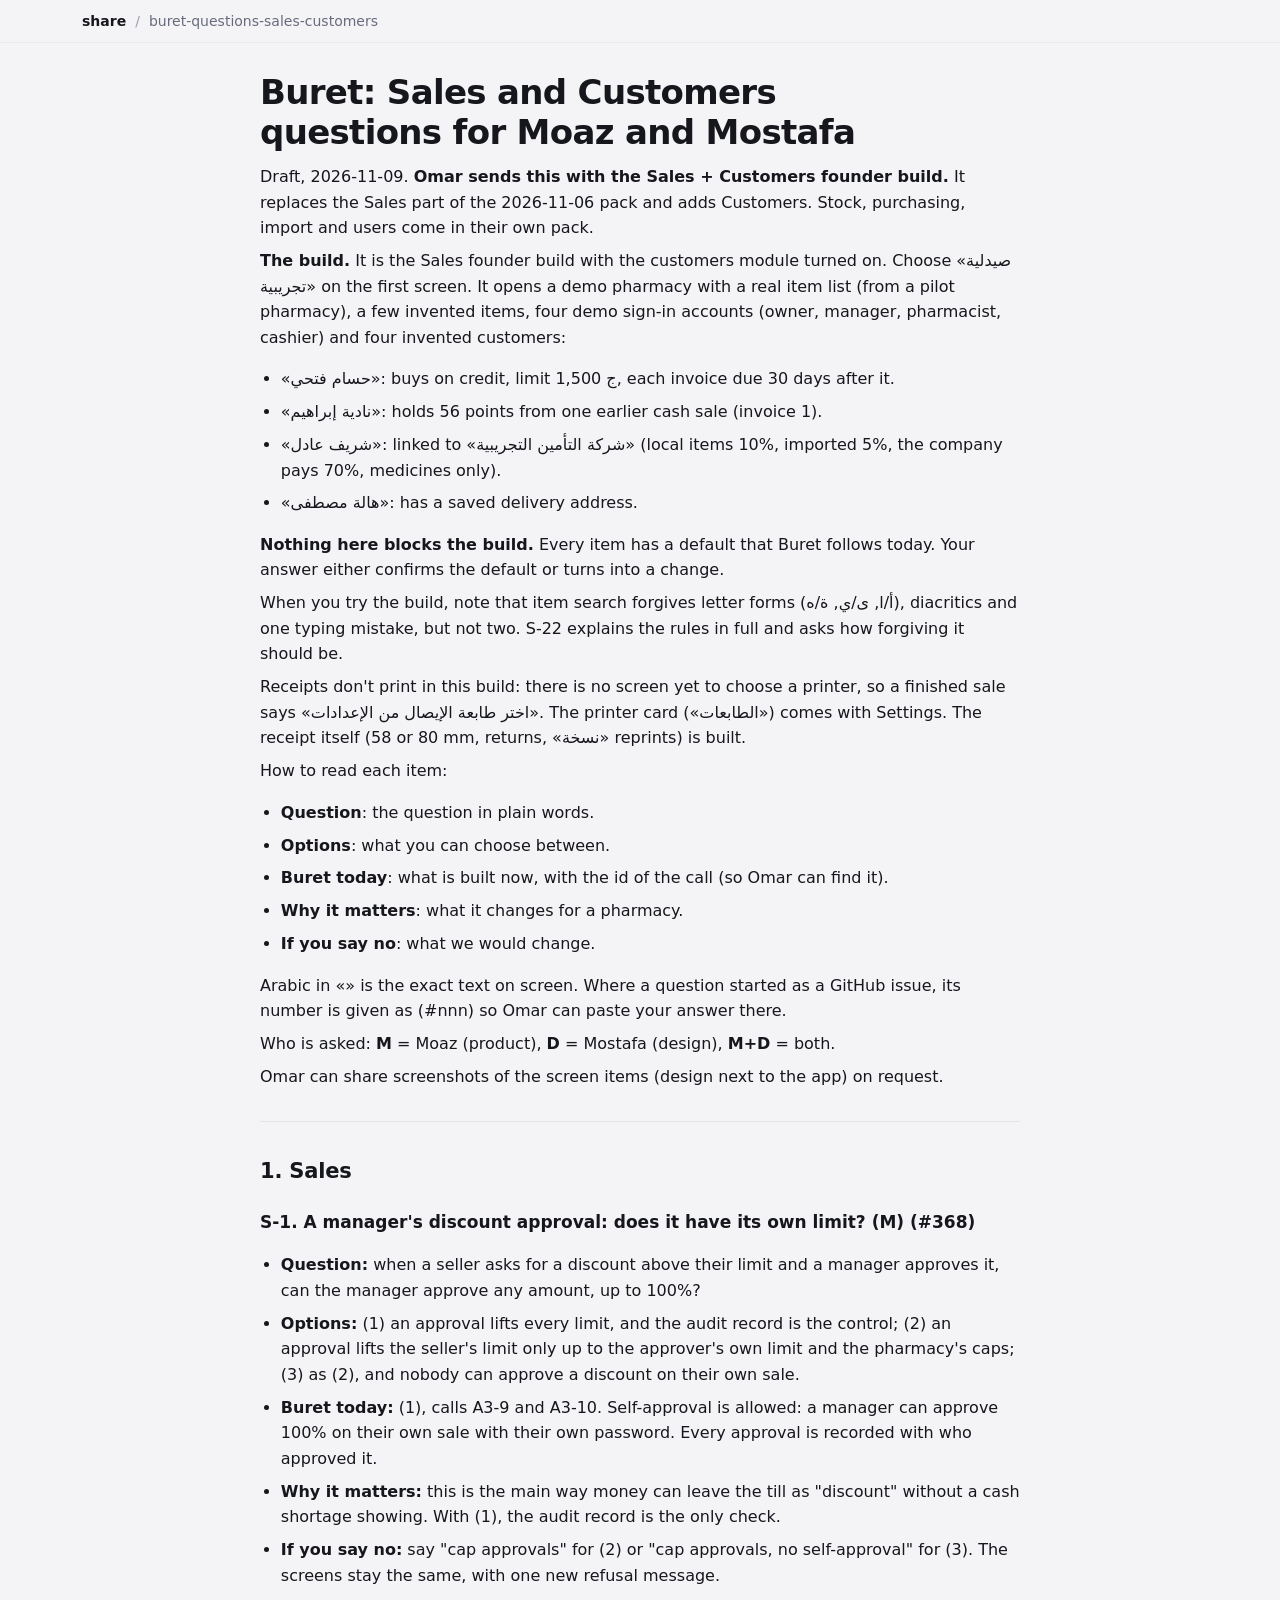
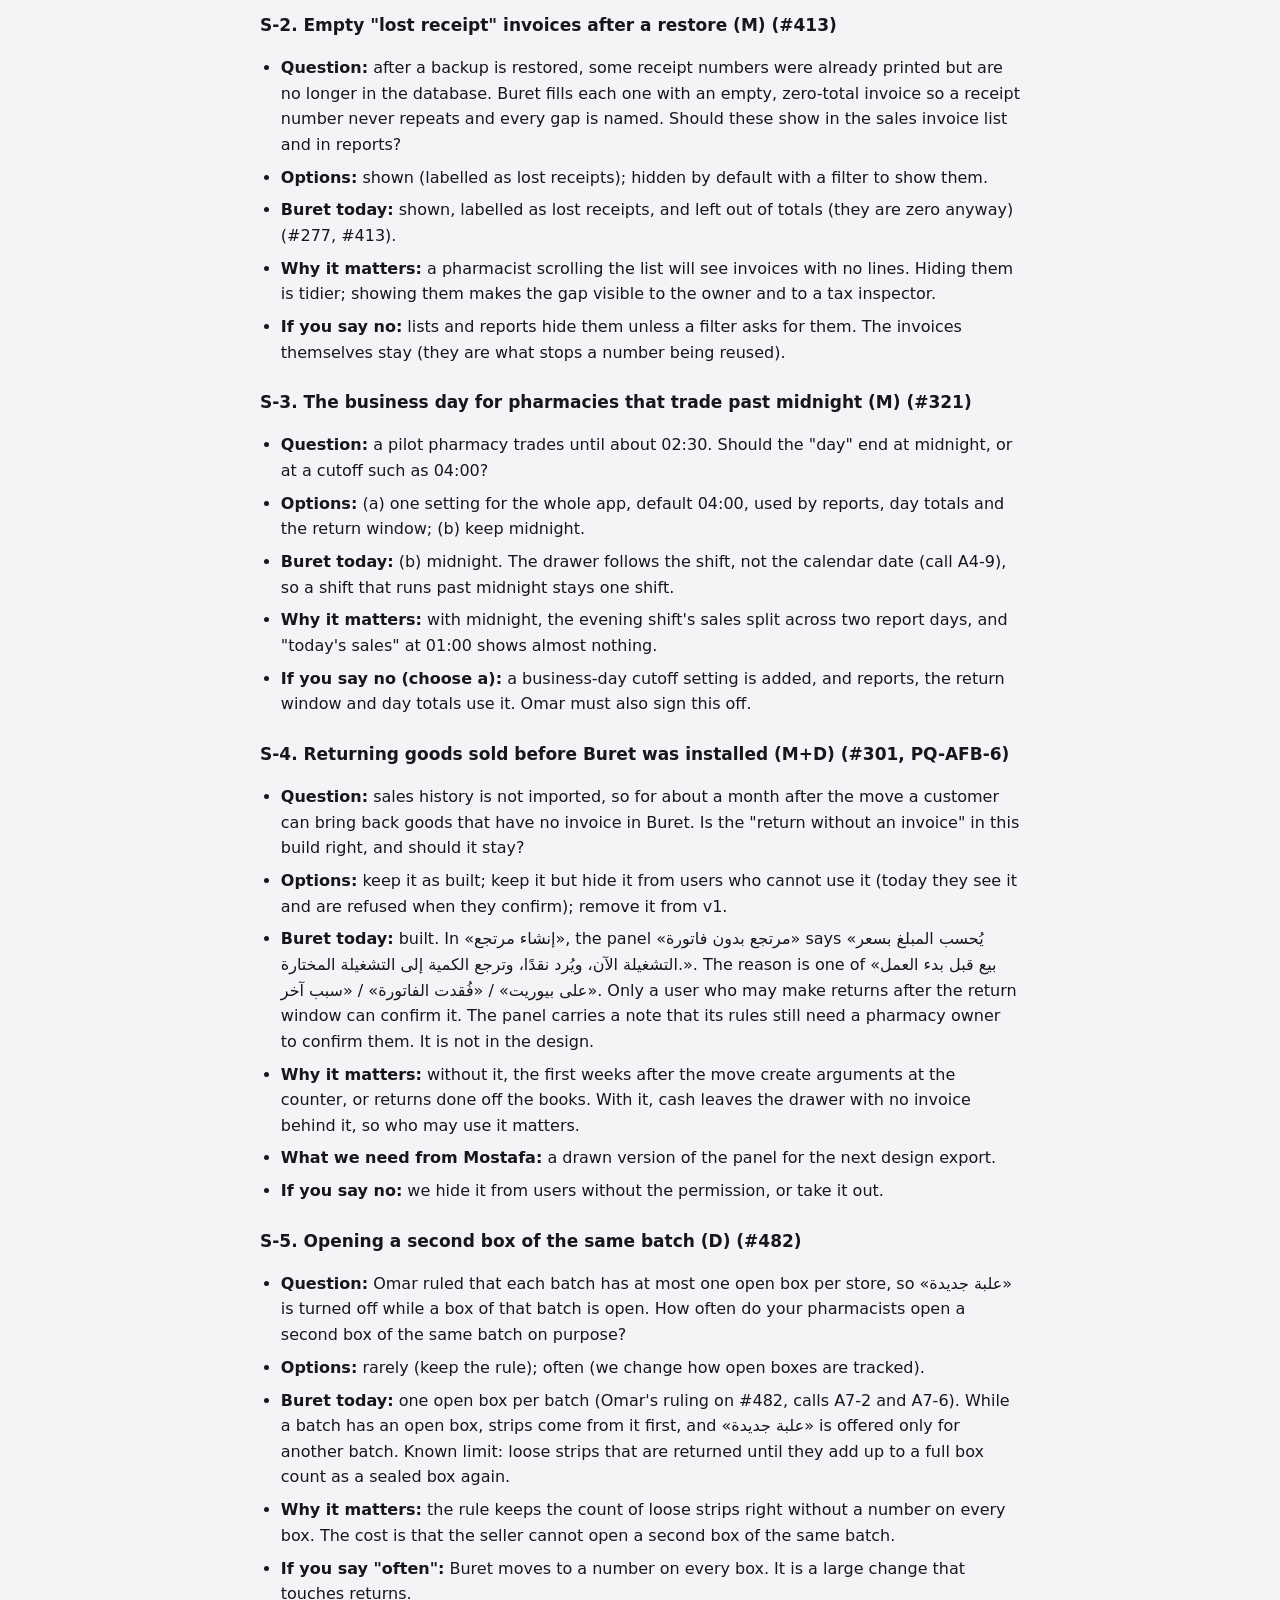
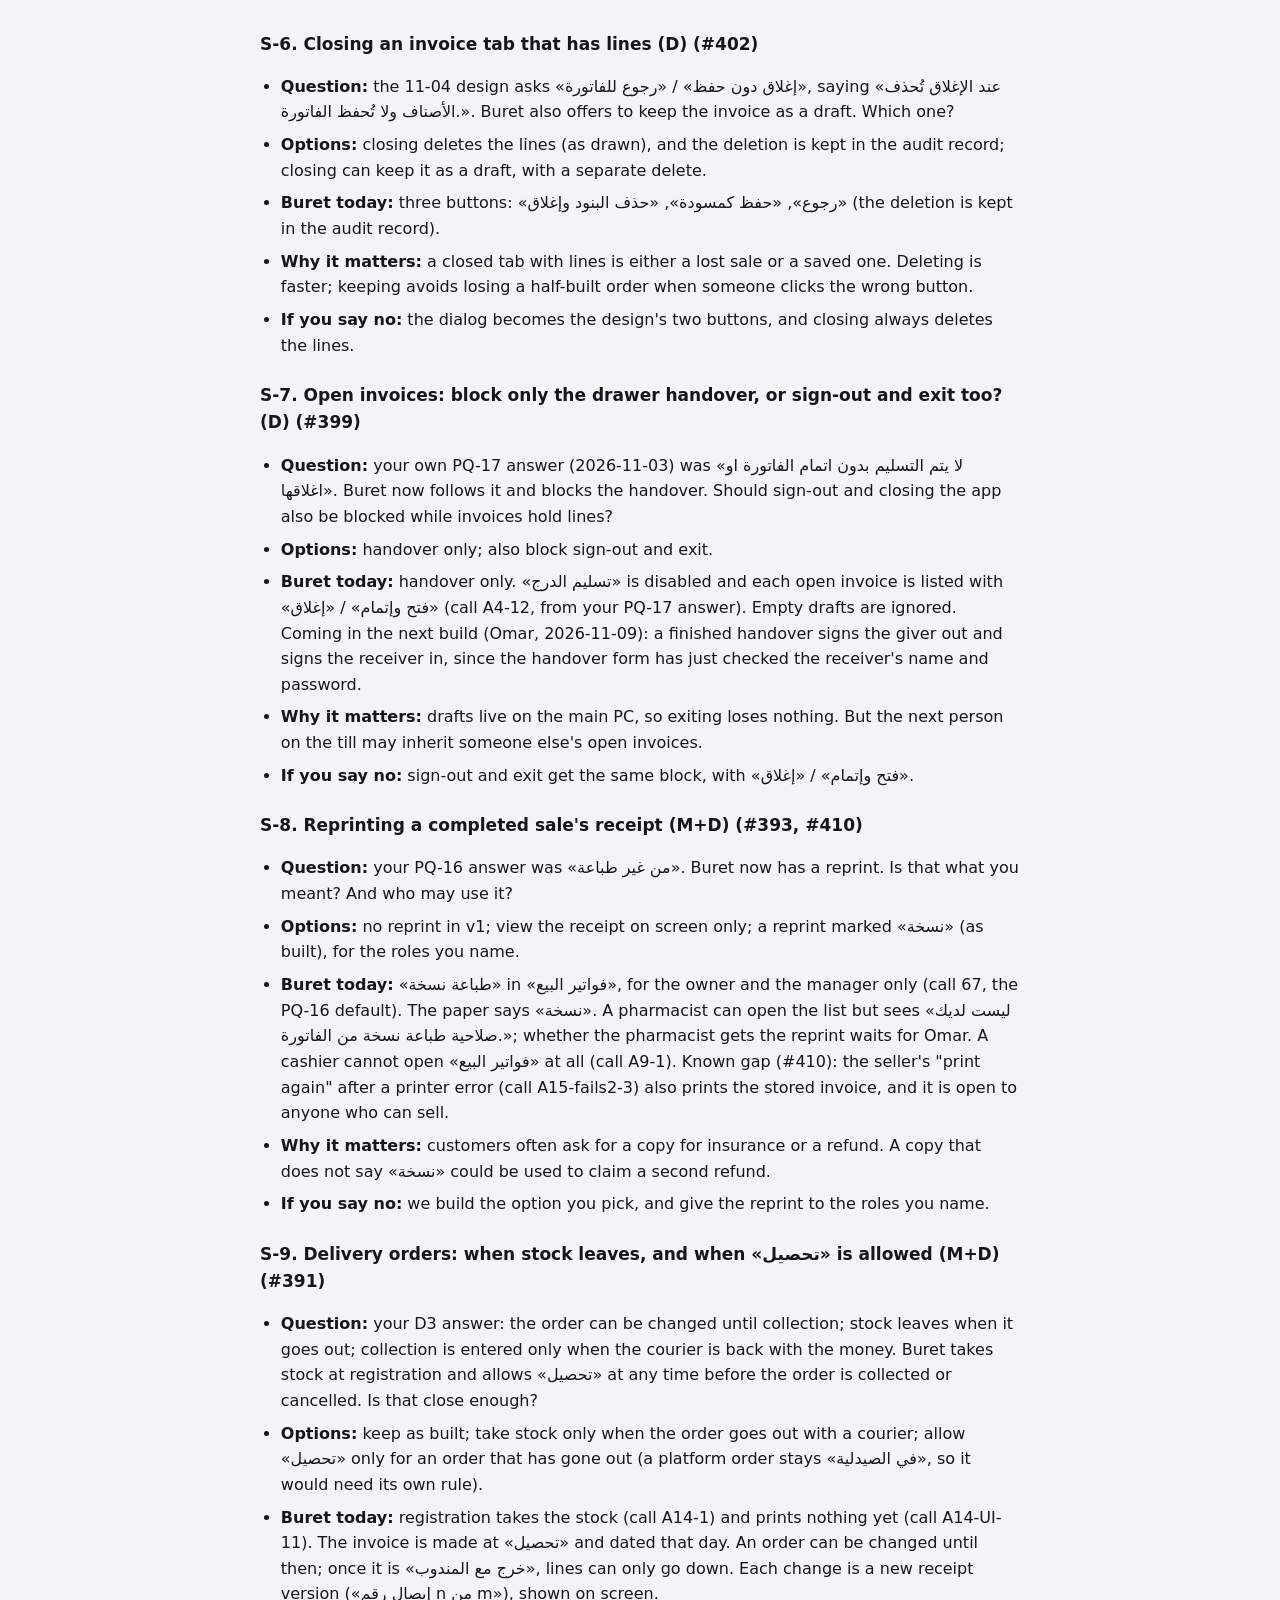
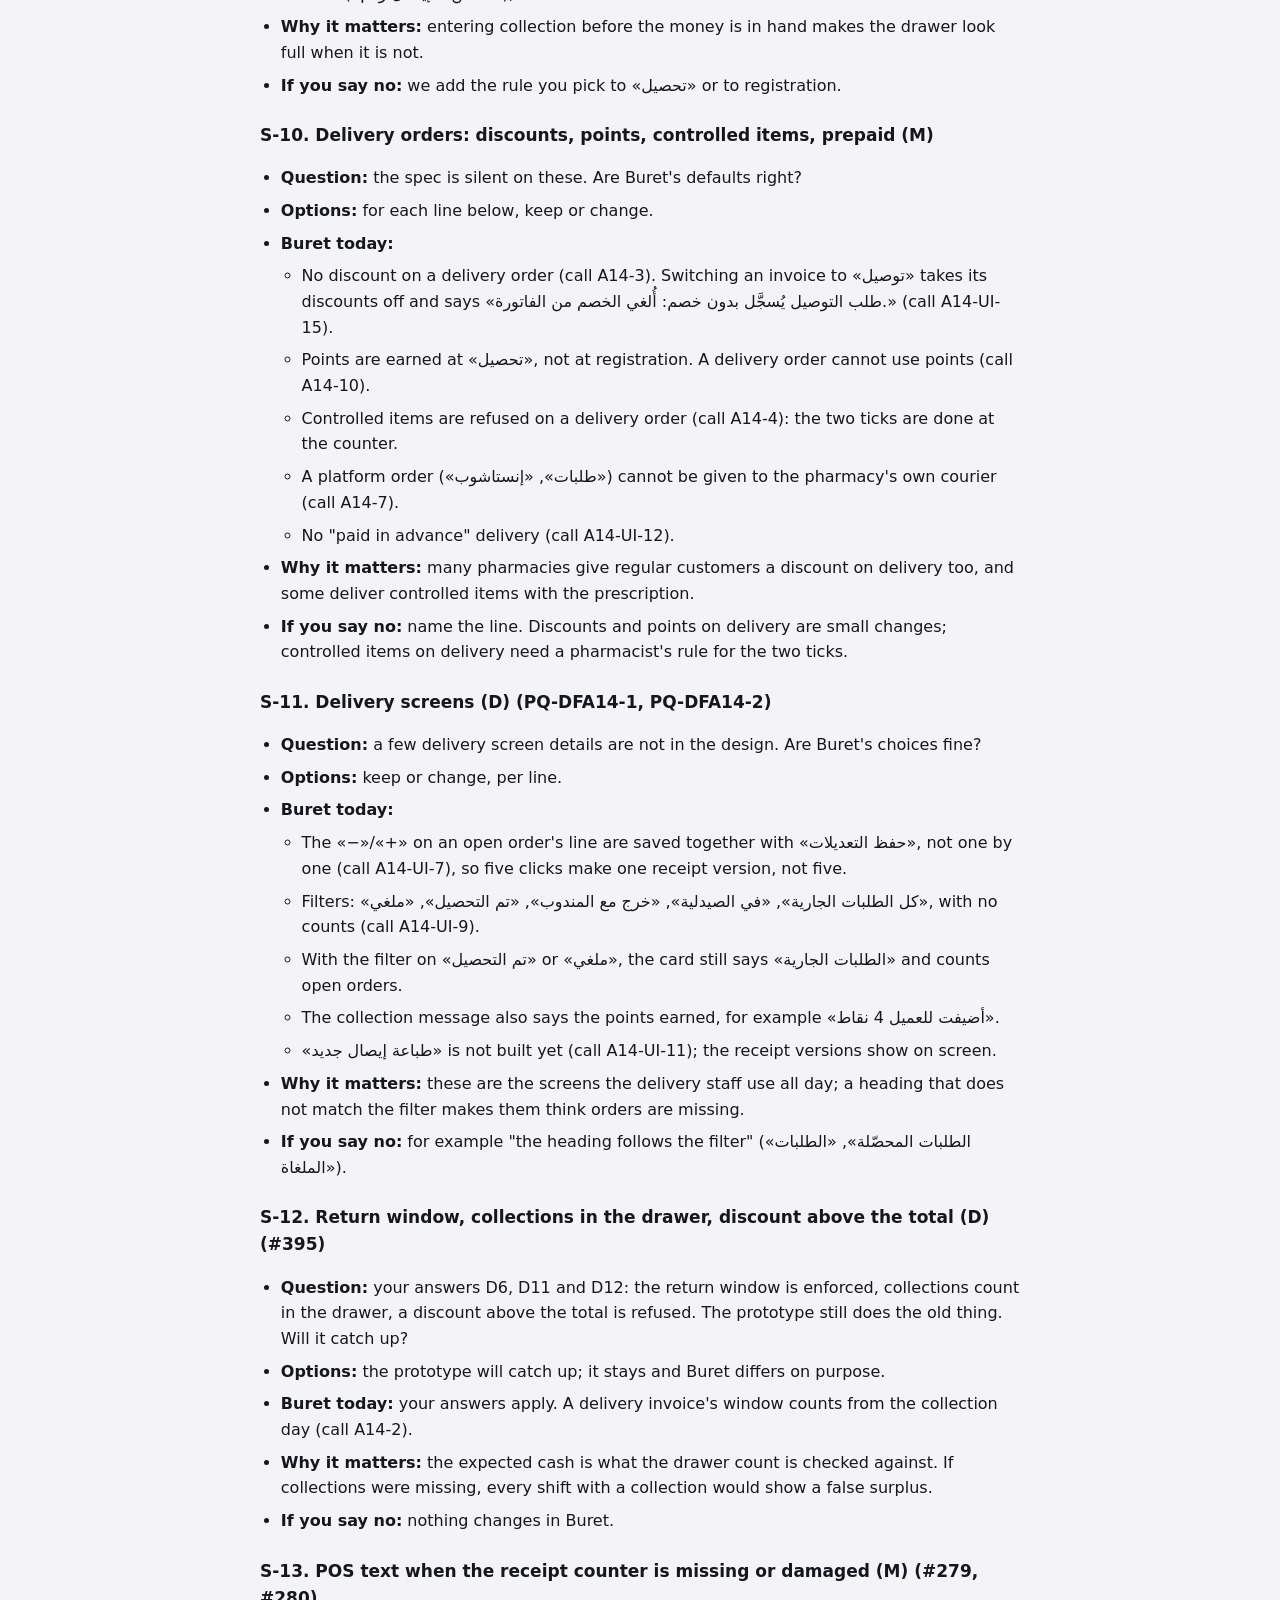
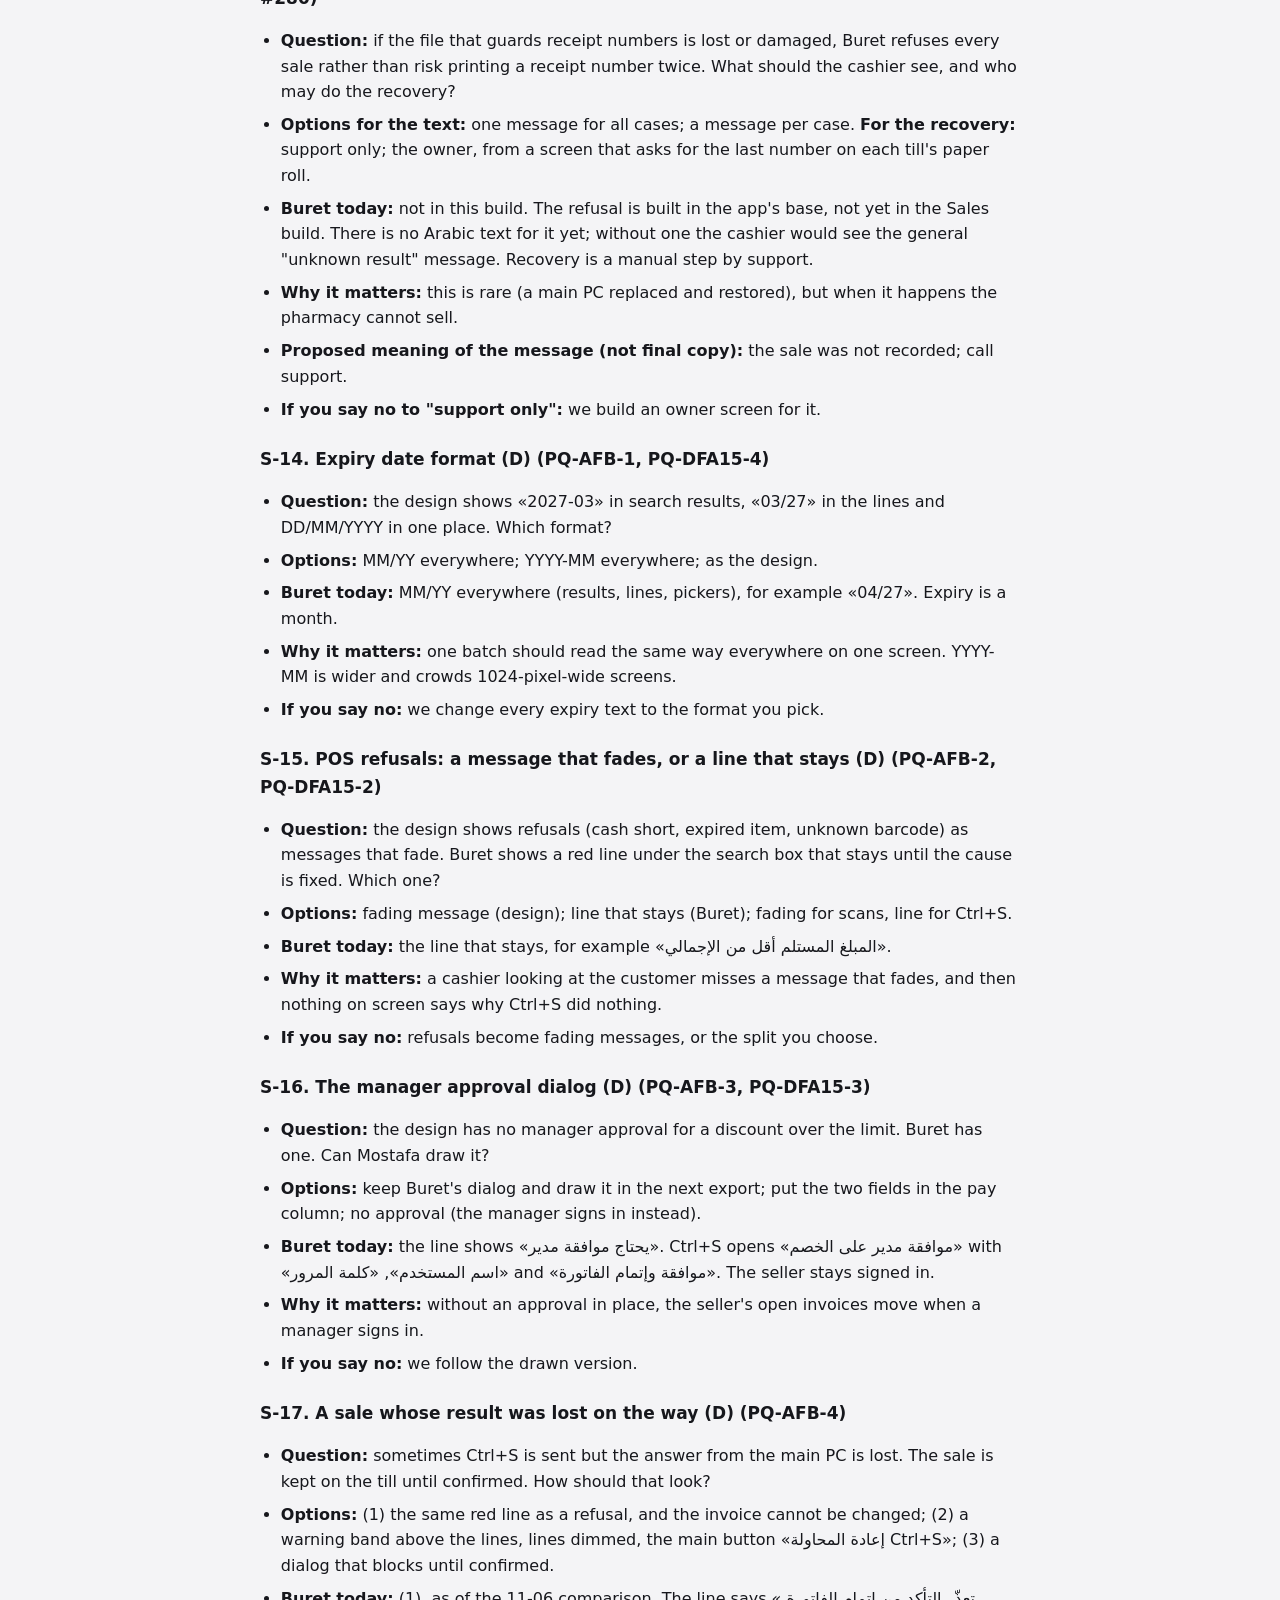
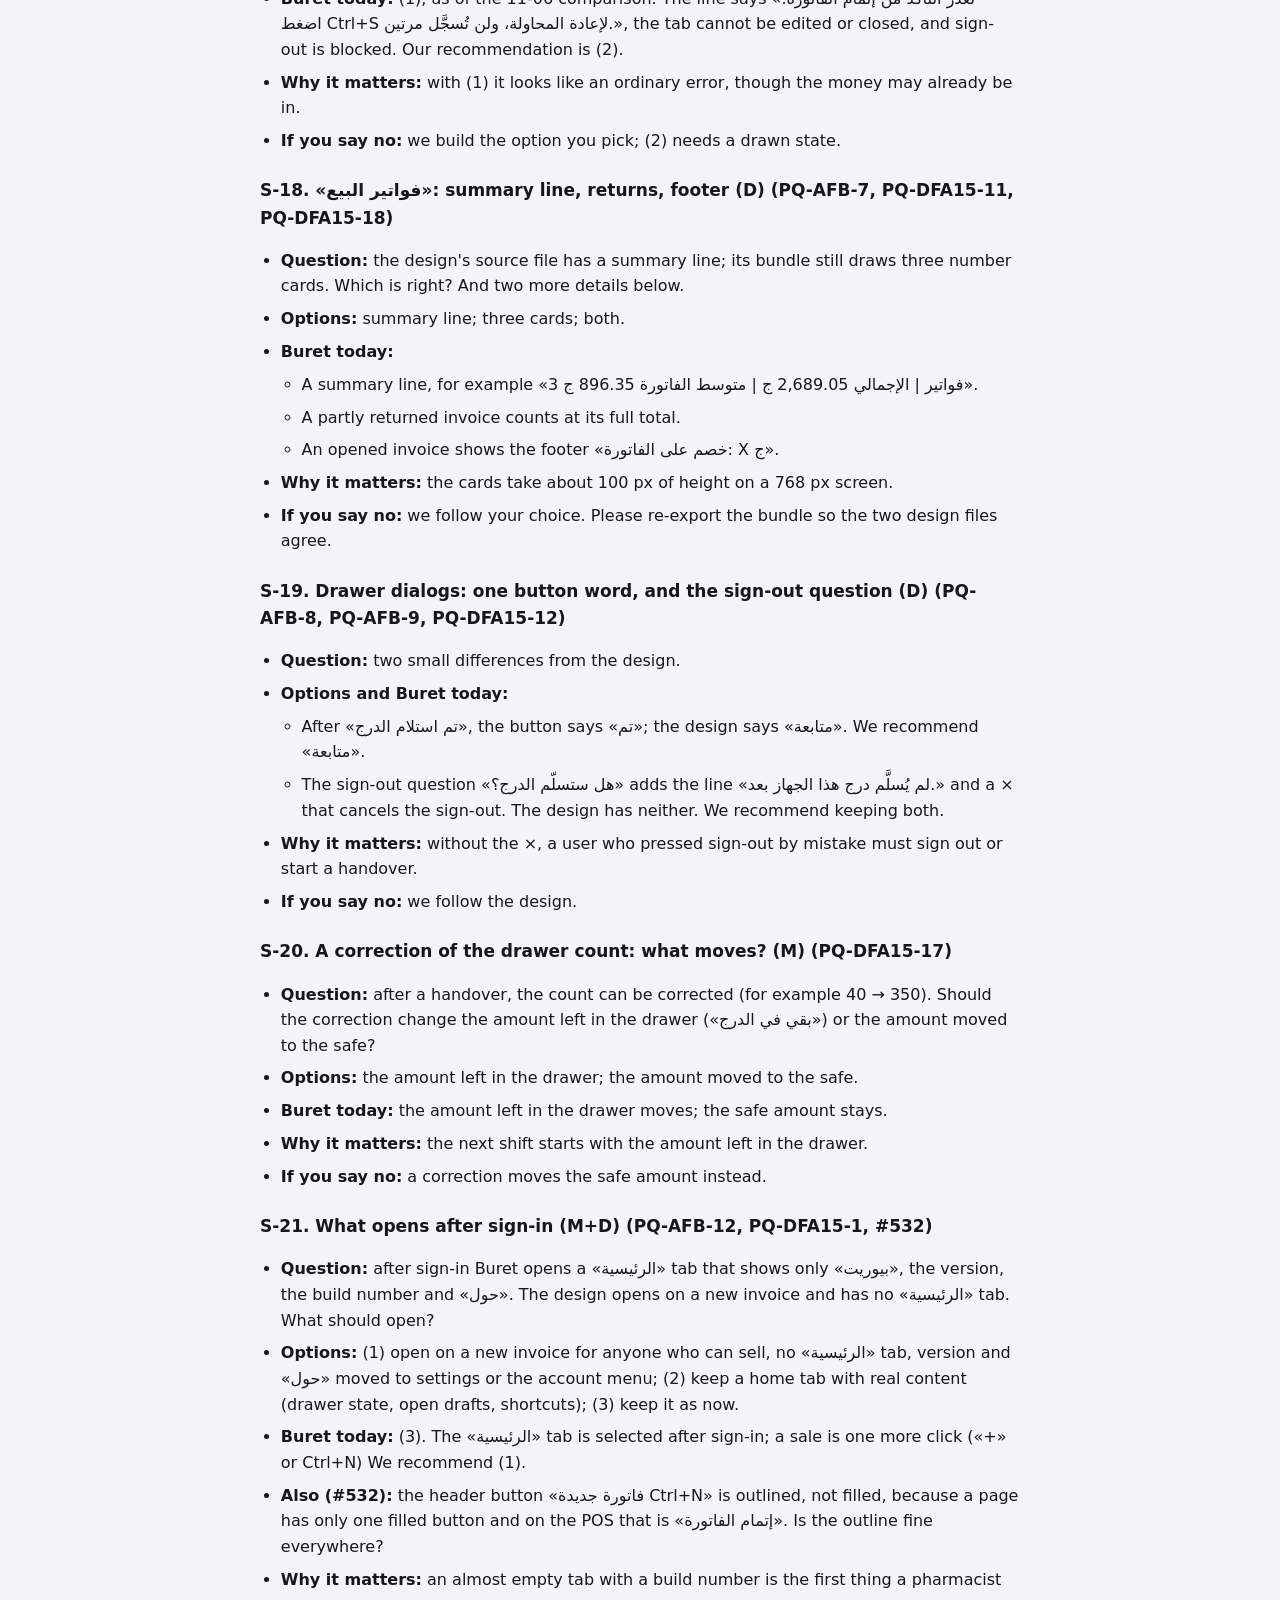
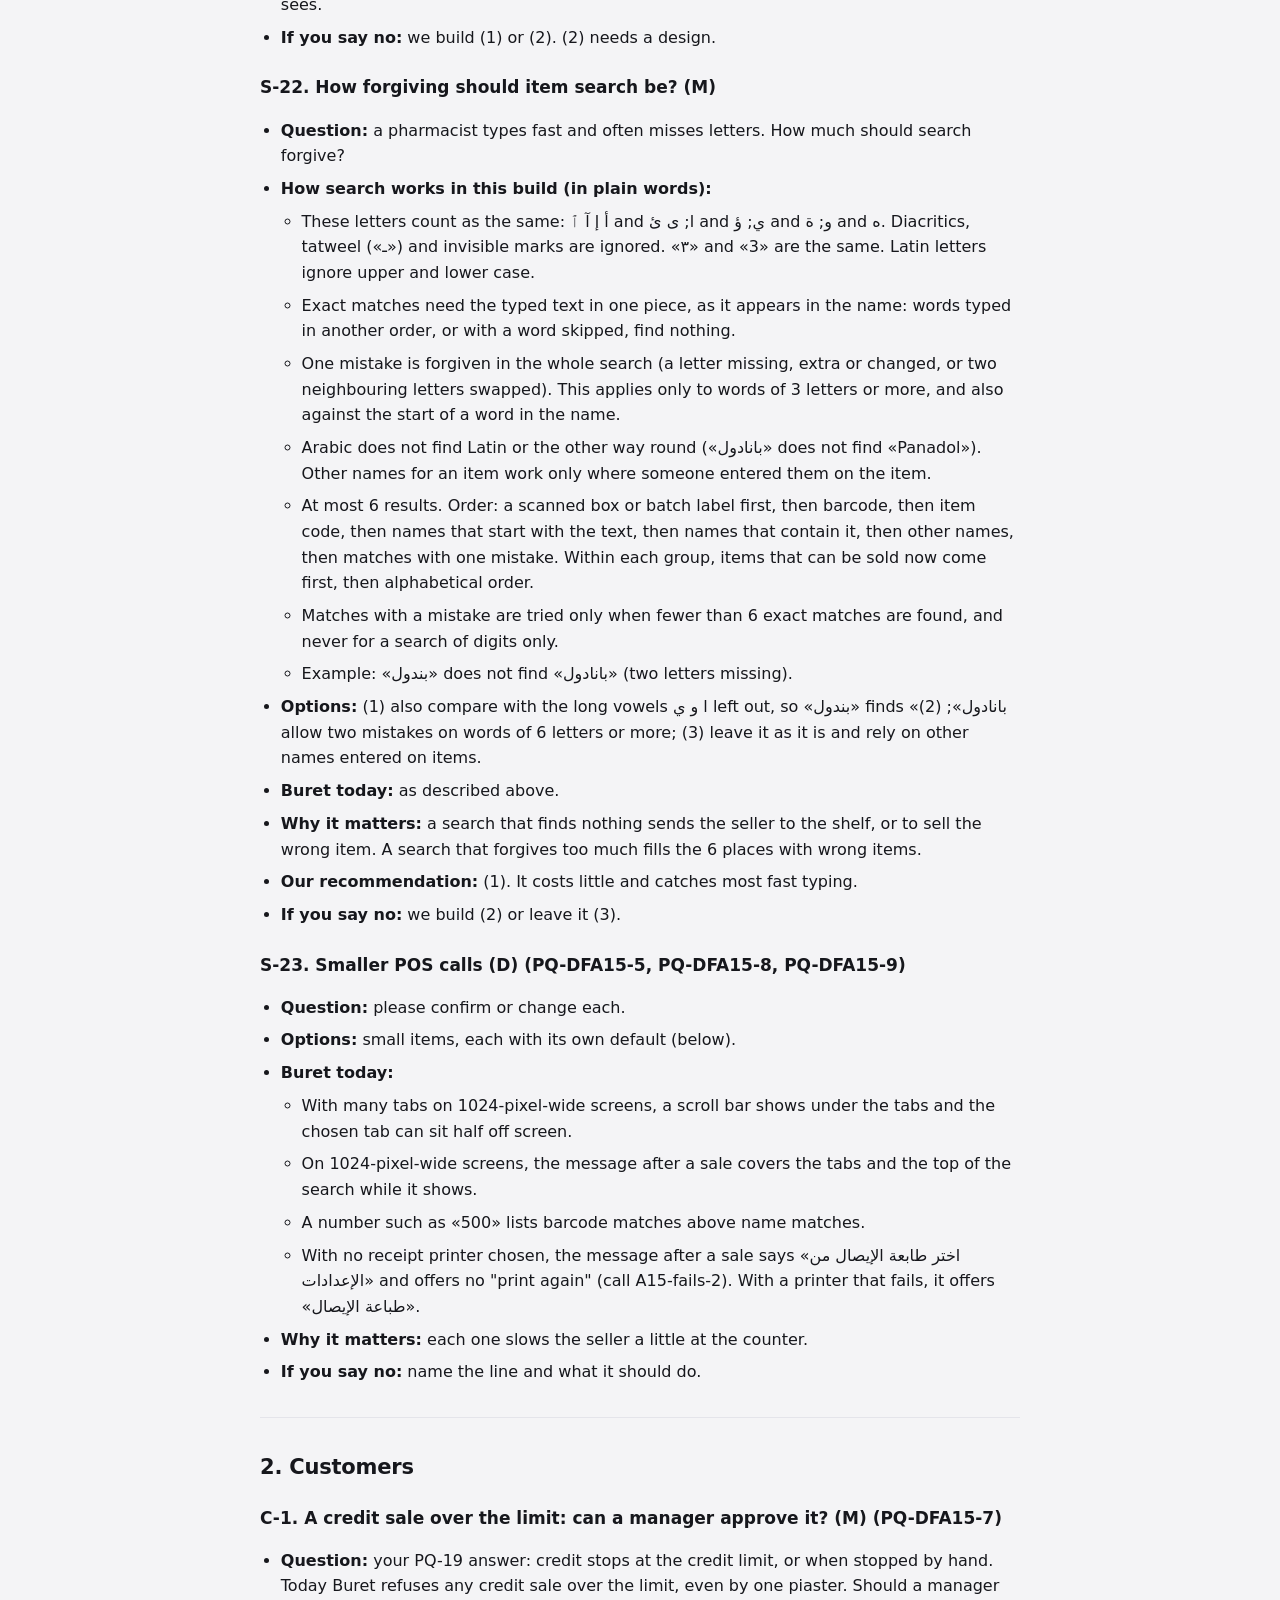
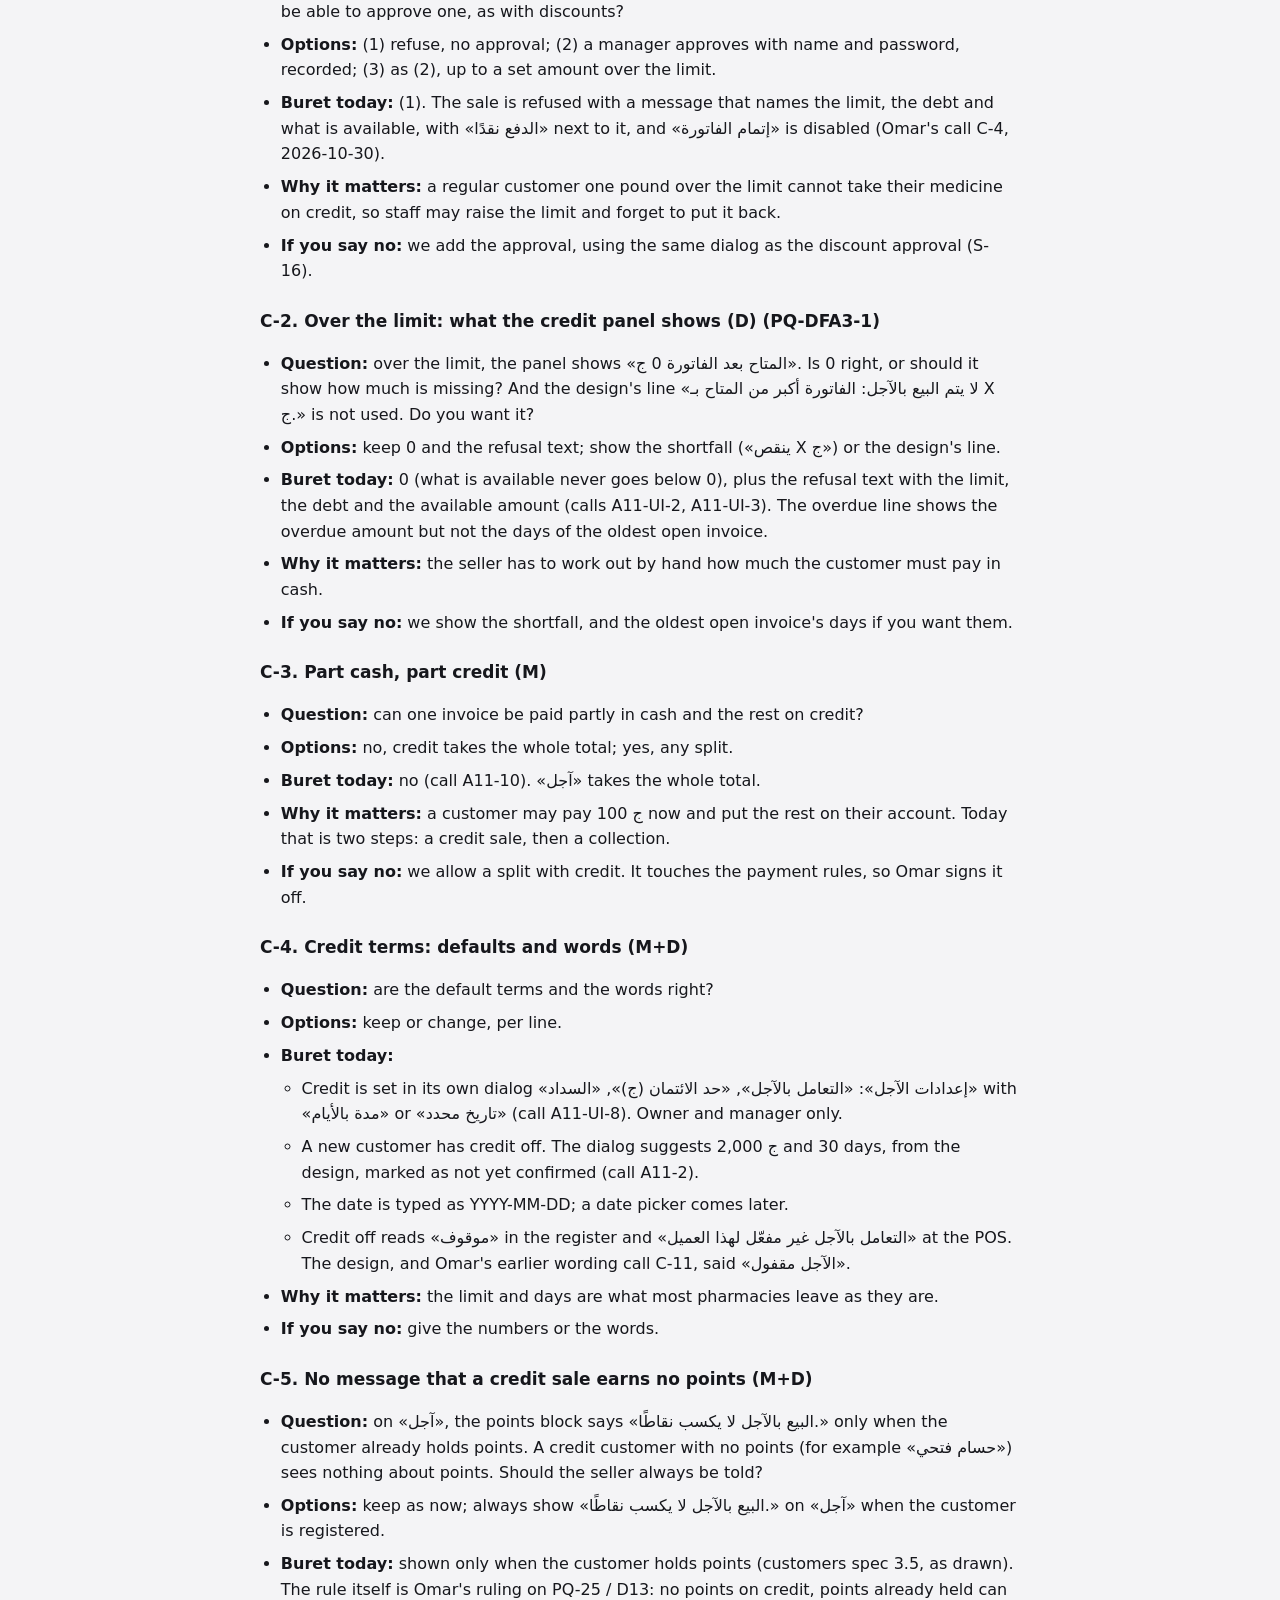
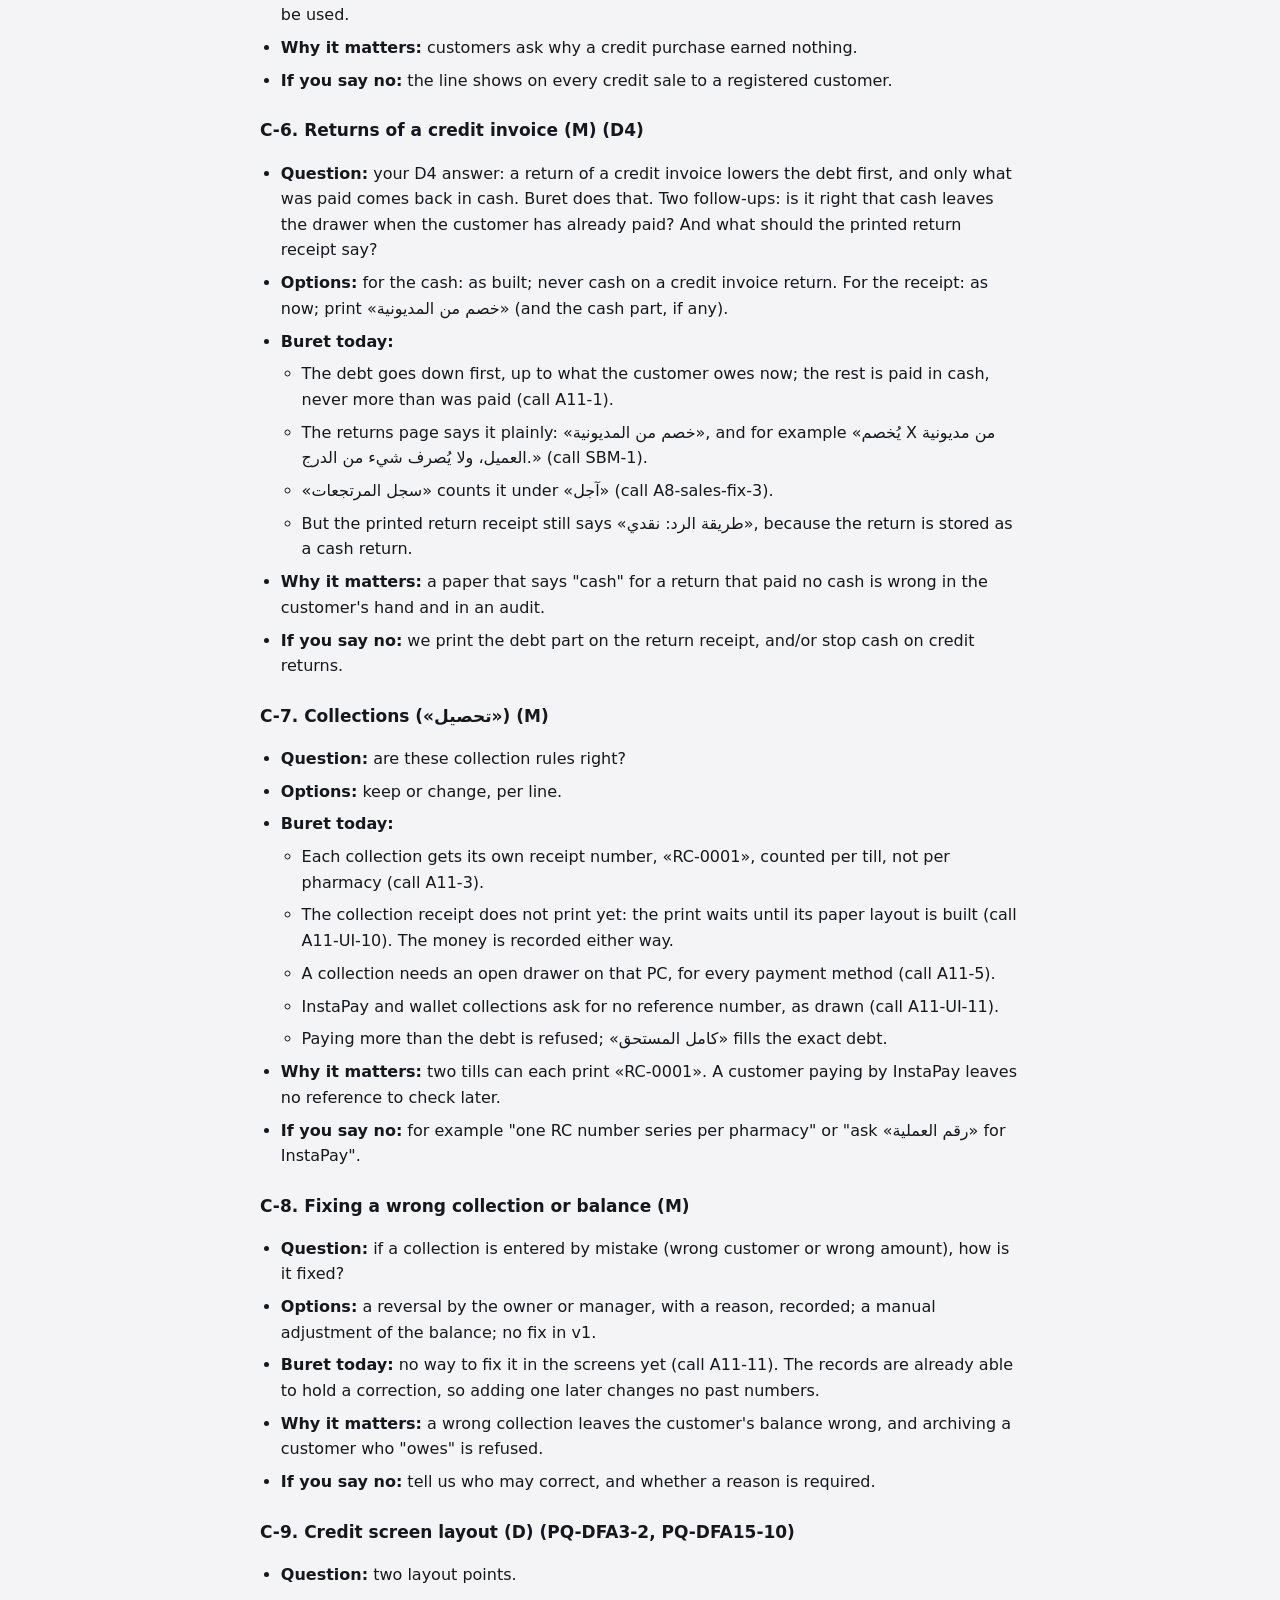
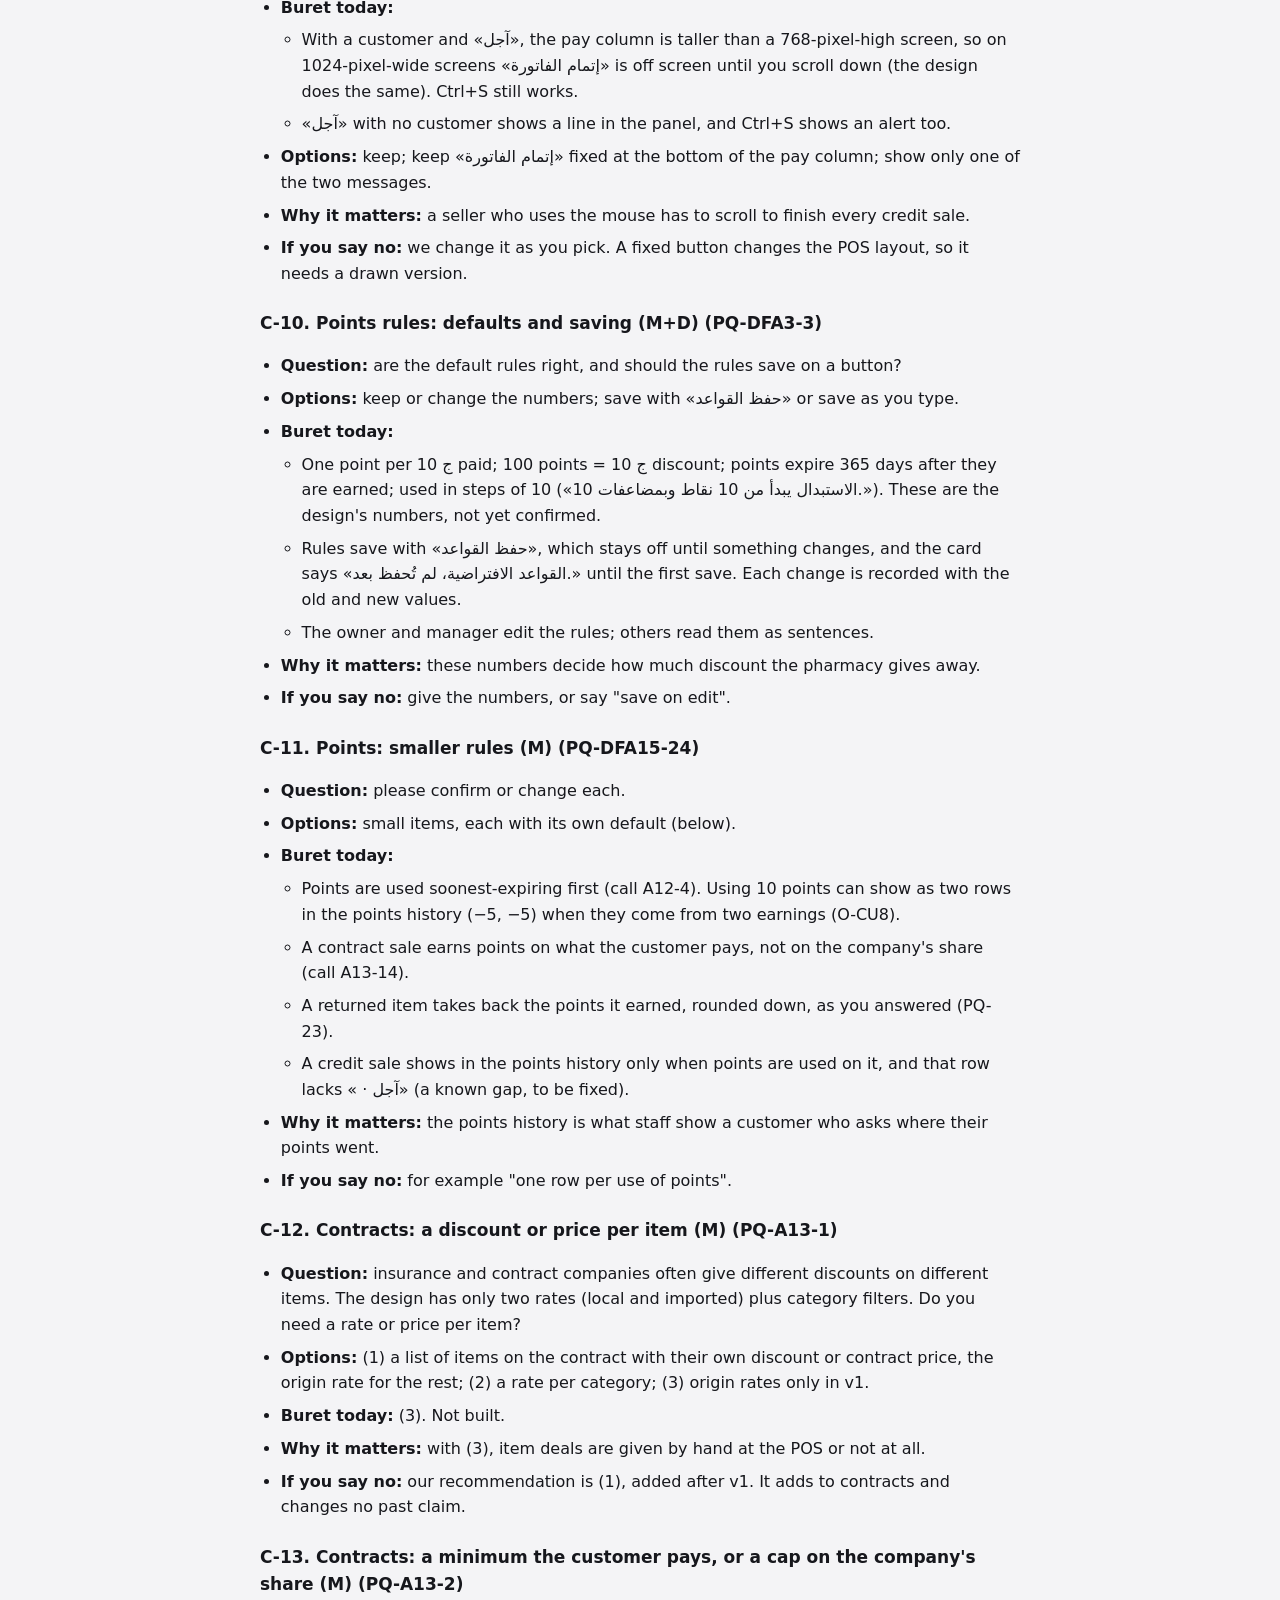
<file: buret-questions-sales-customers/README.md.html>
<!doctype html><html lang="en"><head><meta charset="utf-8">
<meta name="viewport" content="width=device-width,initial-scale=1,viewport-fit=cover">
<meta name="color-scheme" content="light dark"><meta name="theme-color" content="#f5f5f7" media="(prefers-color-scheme: light)">
<meta name="theme-color" content="#0e0f13" media="(prefers-color-scheme: dark)">
<link rel="icon" href="../_share/icon.svg?v=1793607868"><link rel="stylesheet" href="../_share/app.css?v=1793607868">
<title>Buret: Sales and Customers questions for Moaz and Mostafa</title><script>document.documentElement.classList.add("js")</script></head><body class="">
<header class="bar"><nav class="crumbs"><a href="../" class="home">share</a><span class="sep">/</span><a href="../buret-questions-sales-customers/">buret-questions-sales-customers</a></nav></header>
<main><article class="prose doc"><h1>Buret: Sales and Customers questions for Moaz and Mostafa</h1>
<p>Draft, 2026-11-09. <strong>Omar sends this with the Sales + Customers founder build.</strong> It replaces the Sales part of the 2026-11-06 pack and adds Customers. Stock, purchasing, import and users come in their own pack.</p>
<p><strong>The build.</strong> It is the Sales founder build with the customers module turned on. Choose «صيدلية تجريبية» on the first screen. It opens a demo pharmacy with a real item list (from a pilot pharmacy), a few invented items, four demo sign-in accounts (owner, manager, pharmacist, cashier) and four invented customers:</p>
<ul>
<li>«حسام فتحي»: buys on credit, limit 1,500 ج, each invoice due 30 days after it.</li>
<li>«نادية إبراهيم»: holds 56 points from one earlier cash sale (invoice 1).</li>
<li>«شريف عادل»: linked to «شركة التأمين التجريبية» (local items 10%, imported 5%, the company pays 70%, medicines only).</li>
<li>«هالة مصطفى»: has a saved delivery address.</li>
</ul>
<p><strong>Nothing here blocks the build.</strong> Every item has a default that Buret follows today. Your answer either confirms the default or turns into a change.</p>
<p>When you try the build, note that item search forgives letter forms (أ/ا, ى/ي, ة/ه), diacritics and one typing mistake, but not two. S-22 explains the rules in full and asks how forgiving it should be.</p>
<p>Receipts don't print in this build: there is no screen yet to choose a printer, so a finished sale says «اختر طابعة الإيصال من الإعدادات». The printer card («الطابعات») comes with Settings. The receipt itself (58 or 80 mm, returns, «نسخة» reprints) is built.</p>
<p>How to read each item:</p>
<ul>
<li><strong>Question</strong>: the question in plain words.</li>
<li><strong>Options</strong>: what you can choose between.</li>
<li><strong>Buret today</strong>: what is built now, with the id of the call (so Omar can find it).</li>
<li><strong>Why it matters</strong>: what it changes for a pharmacy.</li>
<li><strong>If you say no</strong>: what we would change.</li>
</ul>
<p>Arabic in «» is the exact text on screen. Where a question started as a GitHub issue, its number is given as (#nnn) so Omar can paste your answer there.</p>
<p>Who is asked: <strong>M</strong> = Moaz (product), <strong>D</strong> = Mostafa (design), <strong>M+D</strong> = both.</p>
<p>Omar can share screenshots of the screen items (design next to the app) on request.</p>
<hr>
<h2>1. Sales</h2>
<h3>S-1. A manager's discount approval: does it have its own limit? (M) (#368)</h3>
<ul>
<li><strong>Question:</strong> when a seller asks for a discount above their limit and a manager approves it, can the manager approve any amount, up to 100%?</li>
<li><strong>Options:</strong> (1) an approval lifts every limit, and the audit record is the control; (2) an approval lifts the seller's limit only up to the approver's own limit and the pharmacy's caps; (3) as (2), and nobody can approve a discount on their own sale.</li>
<li><strong>Buret today:</strong> (1), calls A3-9 and A3-10. Self-approval is allowed: a manager can approve 100% on their own sale with their own password. Every approval is recorded with who approved it.</li>
<li><strong>Why it matters:</strong> this is the main way money can leave the till as "discount" without a cash shortage showing. With (1), the audit record is the only check.</li>
<li><strong>If you say no:</strong> say "cap approvals" for (2) or "cap approvals, no self-approval" for (3). The screens stay the same, with one new refusal message.</li>
</ul>
<h3>S-2. Empty "lost receipt" invoices after a restore (M) (#413)</h3>
<ul>
<li><strong>Question:</strong> after a backup is restored, some receipt numbers were already printed but are no longer in the database. Buret fills each one with an empty, zero-total invoice so a receipt number never repeats and every gap is named. Should these show in the sales invoice list and in reports?</li>
<li><strong>Options:</strong> shown (labelled as lost receipts); hidden by default with a filter to show them.</li>
<li><strong>Buret today:</strong> shown, labelled as lost receipts, and left out of totals (they are zero anyway) (#277, #413).</li>
<li><strong>Why it matters:</strong> a pharmacist scrolling the list will see invoices with no lines. Hiding them is tidier; showing them makes the gap visible to the owner and to a tax inspector.</li>
<li><strong>If you say no:</strong> lists and reports hide them unless a filter asks for them. The invoices themselves stay (they are what stops a number being reused).</li>
</ul>
<h3>S-3. The business day for pharmacies that trade past midnight (M) (#321)</h3>
<ul>
<li><strong>Question:</strong> a pilot pharmacy trades until about 02:30. Should the "day" end at midnight, or at a cutoff such as 04:00?</li>
<li><strong>Options:</strong> (a) one setting for the whole app, default 04:00, used by reports, day totals and the return window; (b) keep midnight.</li>
<li><strong>Buret today:</strong> (b) midnight. The drawer follows the shift, not the calendar date (call A4-9), so a shift that runs past midnight stays one shift.</li>
<li><strong>Why it matters:</strong> with midnight, the evening shift's sales split across two report days, and "today's sales" at 01:00 shows almost nothing.</li>
<li><strong>If you say no (choose a):</strong> a business-day cutoff setting is added, and reports, the return window and day totals use it. Omar must also sign this off.</li>
</ul>
<h3>S-4. Returning goods sold before Buret was installed (M+D) (#301, PQ-AFB-6)</h3>
<ul>
<li><strong>Question:</strong> sales history is not imported, so for about a month after the move a customer can bring back goods that have no invoice in Buret. Is the "return without an invoice" in this build right, and should it stay?</li>
<li><strong>Options:</strong> keep it as built; keep it but hide it from users who cannot use it (today they see it and are refused when they confirm); remove it from v1.</li>
<li><strong>Buret today:</strong> built. In «إنشاء مرتجع», the panel «مرتجع بدون فاتورة» says «يُحسب المبلغ بسعر التشغيلة الآن، ويُرد نقدًا، وترجع الكمية إلى التشغيلة المختارة.». The reason is one of «بيع قبل بدء العمل على بيوريت» / «فُقدت الفاتورة» / «سبب آخر». Only a user who may make returns after the return window can confirm it. The panel carries a note that its rules still need a pharmacy owner to confirm them. It is not in the design.</li>
<li><strong>Why it matters:</strong> without it, the first weeks after the move create arguments at the counter, or returns done off the books. With it, cash leaves the drawer with no invoice behind it, so who may use it matters.</li>
<li><strong>What we need from Mostafa:</strong> a drawn version of the panel for the next design export.</li>
<li><strong>If you say no:</strong> we hide it from users without the permission, or take it out.</li>
</ul>
<h3>S-5. Opening a second box of the same batch (D) (#482)</h3>
<ul>
<li><strong>Question:</strong> Omar ruled that each batch has at most one open box per store, so «علبة جديدة» is turned off while a box of that batch is open. How often do your pharmacists open a second box of the same batch on purpose?</li>
<li><strong>Options:</strong> rarely (keep the rule); often (we change how open boxes are tracked).</li>
<li><strong>Buret today:</strong> one open box per batch (Omar's ruling on #482, calls A7-2 and A7-6). While a batch has an open box, strips come from it first, and «علبة جديدة» is offered only for another batch. Known limit: loose strips that are returned until they add up to a full box count as a sealed box again.</li>
<li><strong>Why it matters:</strong> the rule keeps the count of loose strips right without a number on every box. The cost is that the seller cannot open a second box of the same batch.</li>
<li><strong>If you say "often":</strong> Buret moves to a number on every box. It is a large change that touches returns.</li>
</ul>
<h3>S-6. Closing an invoice tab that has lines (D) (#402)</h3>
<ul>
<li><strong>Question:</strong> the 11-04 design asks «إغلاق دون حفظ» / «رجوع للفاتورة», saying «عند الإغلاق تُحذف الأصناف ولا تُحفظ الفاتورة.». Buret also offers to keep the invoice as a draft. Which one?</li>
<li><strong>Options:</strong> closing deletes the lines (as drawn), and the deletion is kept in the audit record; closing can keep it as a draft, with a separate delete.</li>
<li><strong>Buret today:</strong> three buttons: «رجوع», «حفظ كمسودة», «حذف البنود وإغلاق» (the deletion is kept in the audit record).</li>
<li><strong>Why it matters:</strong> a closed tab with lines is either a lost sale or a saved one. Deleting is faster; keeping avoids losing a half-built order when someone clicks the wrong button.</li>
<li><strong>If you say no:</strong> the dialog becomes the design's two buttons, and closing always deletes the lines.</li>
</ul>
<h3>S-7. Open invoices: block only the drawer handover, or sign-out and exit too? (D) (#399)</h3>
<ul>
<li><strong>Question:</strong> your own PQ-17 answer (2026-11-03) was «لا يتم التسليم بدون اتمام الفاتورة او اغلاقها». Buret now follows it and blocks the handover. Should sign-out and closing the app also be blocked while invoices hold lines?</li>
<li><strong>Options:</strong> handover only; also block sign-out and exit.</li>
<li><strong>Buret today:</strong> handover only. «تسليم الدرج» is disabled and each open invoice is listed with «فتح وإتمام» / «إغلاق» (call A4-12, from your PQ-17 answer). Empty drafts are ignored. Coming in the next build (Omar, 2026-11-09): a finished handover signs the giver out and signs the receiver in, since the handover form has just checked the receiver's name and password.</li>
<li><strong>Why it matters:</strong> drafts live on the main PC, so exiting loses nothing. But the next person on the till may inherit someone else's open invoices.</li>
<li><strong>If you say no:</strong> sign-out and exit get the same block, with «فتح وإتمام» / «إغلاق».</li>
</ul>
<h3>S-8. Reprinting a completed sale's receipt (M+D) (#393, #410)</h3>
<ul>
<li><strong>Question:</strong> your PQ-16 answer was «من غير طباعة». Buret now has a reprint. Is that what you meant? And who may use it?</li>
<li><strong>Options:</strong> no reprint in v1; view the receipt on screen only; a reprint marked «نسخة» (as built), for the roles you name.</li>
<li><strong>Buret today:</strong> «طباعة نسخة» in «فواتير البيع», for the owner and the manager only (call 67, the PQ-16 default). The paper says «نسخة». A pharmacist can open the list but sees «ليست لديك صلاحية طباعة نسخة من الفاتورة.»; whether the pharmacist gets the reprint waits for Omar. A cashier cannot open «فواتير البيع» at all (call A9-1). Known gap (#410): the seller's "print again" after a printer error (call A15-fails2-3) also prints the stored invoice, and it is open to anyone who can sell.</li>
<li><strong>Why it matters:</strong> customers often ask for a copy for insurance or a refund. A copy that does not say «نسخة» could be used to claim a second refund.</li>
<li><strong>If you say no:</strong> we build the option you pick, and give the reprint to the roles you name.</li>
</ul>
<h3>S-9. Delivery orders: when stock leaves, and when «تحصيل» is allowed (M+D) (#391)</h3>
<ul>
<li><strong>Question:</strong> your D3 answer: the order can be changed until collection; stock leaves when it goes out; collection is entered only when the courier is back with the money. Buret takes stock at registration and allows «تحصيل» at any time before the order is collected or cancelled. Is that close enough?</li>
<li><strong>Options:</strong> keep as built; take stock only when the order goes out with a courier; allow «تحصيل» only for an order that has gone out (a platform order stays «في الصيدلية», so it would need its own rule).</li>
<li><strong>Buret today:</strong> registration takes the stock (call A14-1) and prints nothing yet (call A14-UI-11). The invoice is made at «تحصيل» and dated that day. An order can be changed until then; once it is «خرج مع المندوب», lines can only go down. Each change is a new receipt version («إيصال رقم n من m»), shown on screen.</li>
<li><strong>Why it matters:</strong> entering collection before the money is in hand makes the drawer look full when it is not.</li>
<li><strong>If you say no:</strong> we add the rule you pick to «تحصيل» or to registration.</li>
</ul>
<h3>S-10. Delivery orders: discounts, points, controlled items, prepaid (M)</h3>
<ul>
<li><strong>Question:</strong> the spec is silent on these. Are Buret's defaults right?</li>
<li><strong>Options:</strong> for each line below, keep or change.</li>
<li><strong>Buret today:</strong>
<ul>
<li>No discount on a delivery order (call A14-3). Switching an invoice to «توصيل» takes its discounts off and says «طلب التوصيل يُسجَّل بدون خصم: أُلغي الخصم من الفاتورة.» (call A14-UI-15).</li>
<li>Points are earned at «تحصيل», not at registration. A delivery order cannot use points (call A14-10).</li>
<li>Controlled items are refused on a delivery order (call A14-4): the two ticks are done at the counter.</li>
<li>A platform order («طلبات», «إنستاشوب») cannot be given to the pharmacy's own courier (call A14-7).</li>
<li>No "paid in advance" delivery (call A14-UI-12).</li>
</ul>
<li><strong>Why it matters:</strong> many pharmacies give regular customers a discount on delivery too, and some deliver controlled items with the prescription.</li>
<li><strong>If you say no:</strong> name the line. Discounts and points on delivery are small changes; controlled items on delivery need a pharmacist's rule for the two ticks.</li>
</ul>
<h3>S-11. Delivery screens (D) (PQ-DFA14-1, PQ-DFA14-2)</h3>
<ul>
<li><strong>Question:</strong> a few delivery screen details are not in the design. Are Buret's choices fine?</li>
<li><strong>Options:</strong> keep or change, per line.</li>
<li><strong>Buret today:</strong>
<ul>
<li>The «−»/«+» on an open order's line are saved together with «حفظ التعديلات», not one by one (call A14-UI-7), so five clicks make one receipt version, not five.</li>
<li>Filters: «كل الطلبات الجارية», «في الصيدلية», «خرج مع المندوب», «تم التحصيل», «ملغي», with no counts (call A14-UI-9).</li>
<li>With the filter on «تم التحصيل» or «ملغي», the card still says «الطلبات الجارية» and counts open orders.</li>
<li>The collection message also says the points earned, for example «أضيفت للعميل 4 نقاط».</li>
<li>«طباعة إيصال جديد» is not built yet (call A14-UI-11); the receipt versions show on screen.</li>
</ul>
<li><strong>Why it matters:</strong> these are the screens the delivery staff use all day; a heading that does not match the filter makes them think orders are missing.</li>
<li><strong>If you say no:</strong> for example "the heading follows the filter" («الطلبات المحصّلة», «الطلبات الملغاة»).</li>
</ul>
<h3>S-12. Return window, collections in the drawer, discount above the total (D) (#395)</h3>
<ul>
<li><strong>Question:</strong> your answers D6, D11 and D12: the return window is enforced, collections count in the drawer, a discount above the total is refused. The prototype still does the old thing. Will it catch up?</li>
<li><strong>Options:</strong> the prototype will catch up; it stays and Buret differs on purpose.</li>
<li><strong>Buret today:</strong> your answers apply. A delivery invoice's window counts from the collection day (call A14-2).</li>
<li><strong>Why it matters:</strong> the expected cash is what the drawer count is checked against. If collections were missing, every shift with a collection would show a false surplus.</li>
<li><strong>If you say no:</strong> nothing changes in Buret.</li>
</ul>
<h3>S-13. POS text when the receipt counter is missing or damaged (M) (#279, #280)</h3>
<ul>
<li><strong>Question:</strong> if the file that guards receipt numbers is lost or damaged, Buret refuses every sale rather than risk printing a receipt number twice. What should the cashier see, and who may do the recovery?</li>
<li><strong>Options for the text:</strong> one message for all cases; a message per case. <strong>For the recovery:</strong> support only; the owner, from a screen that asks for the last number on each till's paper roll.</li>
<li><strong>Buret today:</strong> not in this build. The refusal is built in the app's base, not yet in the Sales build. There is no Arabic text for it yet; without one the cashier would see the general "unknown result" message. Recovery is a manual step by support.</li>
<li><strong>Why it matters:</strong> this is rare (a main PC replaced and restored), but when it happens the pharmacy cannot sell.</li>
<li><strong>Proposed meaning of the message (not final copy):</strong> the sale was not recorded; call support.</li>
<li><strong>If you say no to "support only":</strong> we build an owner screen for it.</li>
</ul>
<h3>S-14. Expiry date format (D) (PQ-AFB-1, PQ-DFA15-4)</h3>
<ul>
<li><strong>Question:</strong> the design shows «2027-03» in search results, «03/27» in the lines and DD/MM/YYYY in one place. Which format?</li>
<li><strong>Options:</strong> MM/YY everywhere; YYYY-MM everywhere; as the design.</li>
<li><strong>Buret today:</strong> MM/YY everywhere (results, lines, pickers), for example «04/27». Expiry is a month.</li>
<li><strong>Why it matters:</strong> one batch should read the same way everywhere on one screen. YYYY-MM is wider and crowds 1024-pixel-wide screens.</li>
<li><strong>If you say no:</strong> we change every expiry text to the format you pick.</li>
</ul>
<h3>S-15. POS refusals: a message that fades, or a line that stays (D) (PQ-AFB-2, PQ-DFA15-2)</h3>
<ul>
<li><strong>Question:</strong> the design shows refusals (cash short, expired item, unknown barcode) as messages that fade. Buret shows a red line under the search box that stays until the cause is fixed. Which one?</li>
<li><strong>Options:</strong> fading message (design); line that stays (Buret); fading for scans, line for Ctrl+S.</li>
<li><strong>Buret today:</strong> the line that stays, for example «المبلغ المستلم أقل من الإجمالي».</li>
<li><strong>Why it matters:</strong> a cashier looking at the customer misses a message that fades, and then nothing on screen says why Ctrl+S did nothing.</li>
<li><strong>If you say no:</strong> refusals become fading messages, or the split you choose.</li>
</ul>
<h3>S-16. The manager approval dialog (D) (PQ-AFB-3, PQ-DFA15-3)</h3>
<ul>
<li><strong>Question:</strong> the design has no manager approval for a discount over the limit. Buret has one. Can Mostafa draw it?</li>
<li><strong>Options:</strong> keep Buret's dialog and draw it in the next export; put the two fields in the pay column; no approval (the manager signs in instead).</li>
<li><strong>Buret today:</strong> the line shows «يحتاج موافقة مدير». Ctrl+S opens «موافقة مدير على الخصم» with «اسم المستخدم», «كلمة المرور» and «موافقة وإتمام الفاتورة». The seller stays signed in.</li>
<li><strong>Why it matters:</strong> without an approval in place, the seller's open invoices move when a manager signs in.</li>
<li><strong>If you say no:</strong> we follow the drawn version.</li>
</ul>
<h3>S-17. A sale whose result was lost on the way (D) (PQ-AFB-4)</h3>
<ul>
<li><strong>Question:</strong> sometimes Ctrl+S is sent but the answer from the main PC is lost. The sale is kept on the till until confirmed. How should that look?</li>
<li><strong>Options:</strong> (1) the same red line as a refusal, and the invoice cannot be changed; (2) a warning band above the lines, lines dimmed, the main button «إعادة المحاولة Ctrl+S»; (3) a dialog that blocks until confirmed.</li>
<li><strong>Buret today:</strong> (1), as of the 11-06 comparison. The line says «تعذّر التأكد من إتمام الفاتورة. اضغط Ctrl+S لإعادة المحاولة، ولن تُسجَّل مرتين.», the tab cannot be edited or closed, and sign-out is blocked. Our recommendation is (2).</li>
<li><strong>Why it matters:</strong> with (1) it looks like an ordinary error, though the money may already be in.</li>
<li><strong>If you say no:</strong> we build the option you pick; (2) needs a drawn state.</li>
</ul>
<h3>S-18. «فواتير البيع»: summary line, returns, footer (D) (PQ-AFB-7, PQ-DFA15-11, PQ-DFA15-18)</h3>
<ul>
<li><strong>Question:</strong> the design's source file has a summary line; its bundle still draws three number cards. Which is right? And two more details below.</li>
<li><strong>Options:</strong> summary line; three cards; both.</li>
<li><strong>Buret today:</strong>
<ul>
<li>A summary line, for example «3 فواتير | الإجمالي 2,689.05 ج | متوسط الفاتورة 896.35 ج».</li>
<li>A partly returned invoice counts at its full total.</li>
<li>An opened invoice shows the footer «خصم على الفاتورة: X ج».</li>
</ul>
<li><strong>Why it matters:</strong> the cards take about 100 px of height on a 768 px screen.</li>
<li><strong>If you say no:</strong> we follow your choice. Please re-export the bundle so the two design files agree.</li>
</ul>
<h3>S-19. Drawer dialogs: one button word, and the sign-out question (D) (PQ-AFB-8, PQ-AFB-9, PQ-DFA15-12)</h3>
<ul>
<li><strong>Question:</strong> two small differences from the design.</li>
<li><strong>Options and Buret today:</strong>
<ul>
<li>After «تم استلام الدرج», the button says «تم»; the design says «متابعة». We recommend «متابعة».</li>
<li>The sign-out question «هل ستسلّم الدرج؟» adds the line «لم يُسلَّم درج هذا الجهاز بعد.» and a × that cancels the sign-out. The design has neither. We recommend keeping both.</li>
</ul>
<li><strong>Why it matters:</strong> without the ×, a user who pressed sign-out by mistake must sign out or start a handover.</li>
<li><strong>If you say no:</strong> we follow the design.</li>
</ul>
<h3>S-20. A correction of the drawer count: what moves? (M) (PQ-DFA15-17)</h3>
<ul>
<li><strong>Question:</strong> after a handover, the count can be corrected (for example 40 → 350). Should the correction change the amount left in the drawer («بقي في الدرج») or the amount moved to the safe?</li>
<li><strong>Options:</strong> the amount left in the drawer; the amount moved to the safe.</li>
<li><strong>Buret today:</strong> the amount left in the drawer moves; the safe amount stays.</li>
<li><strong>Why it matters:</strong> the next shift starts with the amount left in the drawer.</li>
<li><strong>If you say no:</strong> a correction moves the safe amount instead.</li>
</ul>
<h3>S-21. What opens after sign-in (M+D) (PQ-AFB-12, PQ-DFA15-1, #532)</h3>
<ul>
<li><strong>Question:</strong> after sign-in Buret opens a «الرئيسية» tab that shows only «بيوريت», the version, the build number and «حول». The design opens on a new invoice and has no «الرئيسية» tab. What should open?</li>
<li><strong>Options:</strong> (1) open on a new invoice for anyone who can sell, no «الرئيسية» tab, version and «حول» moved to settings or the account menu; (2) keep a home tab with real content (drawer state, open drafts, shortcuts); (3) keep it as now.</li>
<li><strong>Buret today:</strong> (3). The «الرئيسية» tab is selected after sign-in; a sale is one more click («+» or Ctrl+N) We recommend (1).</li>
<li><strong>Also (#532):</strong> the header button «فاتورة جديدة Ctrl+N» is outlined, not filled, because a page has only one filled button and on the POS that is «إتمام الفاتورة». Is the outline fine everywhere?</li>
<li><strong>Why it matters:</strong> an almost empty tab with a build number is the first thing a pharmacist sees.</li>
<li><strong>If you say no:</strong> we build (1) or (2). (2) needs a design.</li>
</ul>
<h3>S-22. How forgiving should item search be? (M)</h3>
<ul>
<li><strong>Question:</strong> a pharmacist types fast and often misses letters. How much should search forgive?</li>
<li><strong>How search works in this build (in plain words):</strong>
<ul>
<li>These letters count as the same: أ إ آ ٱ and ا; ى ئ and ي; ؤ and و; ة and ه. Diacritics, tatweel («ـ») and invisible marks are ignored. «٣» and «3» are the same. Latin letters ignore upper and lower case.</li>
<li>Exact matches need the typed text in one piece, as it appears in the name: words typed in another order, or with a word skipped, find nothing.</li>
<li>One mistake is forgiven in the whole search (a letter missing, extra or changed, or two neighbouring letters swapped). This applies only to words of 3 letters or more, and also against the start of a word in the name.</li>
<li>Arabic does not find Latin or the other way round («بانادول» does not find «Panadol»). Other names for an item work only where someone entered them on the item.</li>
<li>At most 6 results. Order: a scanned box or batch label first, then barcode, then item code, then names that start with the text, then names that contain it, then other names, then matches with one mistake. Within each group, items that can be sold now come first, then alphabetical order.</li>
<li>Matches with a mistake are tried only when fewer than 6 exact matches are found, and never for a search of digits only.</li>
<li>Example: «بندول» does not find «بانادول» (two letters missing).</li>
</ul>
<li><strong>Options:</strong> (1) also compare with the long vowels ا و ي left out, so «بندول» finds «بانادول»; (2) allow two mistakes on words of 6 letters or more; (3) leave it as it is and rely on other names entered on items.</li>
<li><strong>Buret today:</strong> as described above.</li>
<li><strong>Why it matters:</strong> a search that finds nothing sends the seller to the shelf, or to sell the wrong item. A search that forgives too much fills the 6 places with wrong items.</li>
<li><strong>Our recommendation:</strong> (1). It costs little and catches most fast typing.</li>
<li><strong>If you say no:</strong> we build (2) or leave it (3).</li>
</ul>
<h3>S-23. Smaller POS calls (D) (PQ-DFA15-5, PQ-DFA15-8, PQ-DFA15-9)</h3>
<ul>
<li><strong>Question:</strong> please confirm or change each.</li>
<li><strong>Options:</strong> small items, each with its own default (below).</li>
<li><strong>Buret today:</strong>
<ul>
<li>With many tabs on 1024-pixel-wide screens, a scroll bar shows under the tabs and the chosen tab can sit half off screen.</li>
<li>On 1024-pixel-wide screens, the message after a sale covers the tabs and the top of the search while it shows.</li>
<li>A number such as «500» lists barcode matches above name matches.</li>
<li>With no receipt printer chosen, the message after a sale says «اختر طابعة الإيصال من الإعدادات» and offers no "print again" (call A15-fails-2). With a printer that fails, it offers «طباعة الإيصال».</li>
</ul>
<li><strong>Why it matters:</strong> each one slows the seller a little at the counter.</li>
<li><strong>If you say no:</strong> name the line and what it should do.</li>
</ul>
<hr>
<h2>2. Customers</h2>
<h3>C-1. A credit sale over the limit: can a manager approve it? (M) (PQ-DFA15-7)</h3>
<ul>
<li><strong>Question:</strong> your PQ-19 answer: credit stops at the credit limit, or when stopped by hand. Today Buret refuses any credit sale over the limit, even by one piaster. Should a manager be able to approve one, as with discounts?</li>
<li><strong>Options:</strong> (1) refuse, no approval; (2) a manager approves with name and password, recorded; (3) as (2), up to a set amount over the limit.</li>
<li><strong>Buret today:</strong> (1). The sale is refused with a message that names the limit, the debt and what is available, with «الدفع نقدًا» next to it, and «إتمام الفاتورة» is disabled (Omar's call C-4, 2026-10-30).</li>
<li><strong>Why it matters:</strong> a regular customer one pound over the limit cannot take their medicine on credit, so staff may raise the limit and forget to put it back.</li>
<li><strong>If you say no:</strong> we add the approval, using the same dialog as the discount approval (S-16).</li>
</ul>
<h3>C-2. Over the limit: what the credit panel shows (D) (PQ-DFA3-1)</h3>
<ul>
<li><strong>Question:</strong> over the limit, the panel shows «المتاح بعد الفاتورة 0 ج». Is 0 right, or should it show how much is missing? And the design's line «لا يتم البيع بالآجل: الفاتورة أكبر من المتاح بـ X ج.» is not used. Do you want it?</li>
<li><strong>Options:</strong> keep 0 and the refusal text; show the shortfall («ينقص X ج») or the design's line.</li>
<li><strong>Buret today:</strong> 0 (what is available never goes below 0), plus the refusal text with the limit, the debt and the available amount (calls A11-UI-2, A11-UI-3). The overdue line shows the overdue amount but not the days of the oldest open invoice.</li>
<li><strong>Why it matters:</strong> the seller has to work out by hand how much the customer must pay in cash.</li>
<li><strong>If you say no:</strong> we show the shortfall, and the oldest open invoice's days if you want them.</li>
</ul>
<h3>C-3. Part cash, part credit (M)</h3>
<ul>
<li><strong>Question:</strong> can one invoice be paid partly in cash and the rest on credit?</li>
<li><strong>Options:</strong> no, credit takes the whole total; yes, any split.</li>
<li><strong>Buret today:</strong> no (call A11-10). «آجل» takes the whole total.</li>
<li><strong>Why it matters:</strong> a customer may pay 100 ج now and put the rest on their account. Today that is two steps: a credit sale, then a collection.</li>
<li><strong>If you say no:</strong> we allow a split with credit. It touches the payment rules, so Omar signs it off.</li>
</ul>
<h3>C-4. Credit terms: defaults and words (M+D)</h3>
<ul>
<li><strong>Question:</strong> are the default terms and the words right?</li>
<li><strong>Options:</strong> keep or change, per line.</li>
<li><strong>Buret today:</strong>
<ul>
<li>Credit is set in its own dialog «إعدادات الآجل»: «التعامل بالآجل», «حد الائتمان (ج)», «السداد» with «مدة بالأيام» or «تاريخ محدد» (call A11-UI-8). Owner and manager only.</li>
<li>A new customer has credit off. The dialog suggests 2,000 ج and 30 days, from the design, marked as not yet confirmed (call A11-2).</li>
<li>The date is typed as YYYY-MM-DD; a date picker comes later.</li>
<li>Credit off reads «موقوف» in the register and «التعامل بالآجل غير مفعّل لهذا العميل» at the POS. The design, and Omar's earlier wording call C-11, said «الآجل مقفول».</li>
</ul>
<li><strong>Why it matters:</strong> the limit and days are what most pharmacies leave as they are.</li>
<li><strong>If you say no:</strong> give the numbers or the words.</li>
</ul>
<h3>C-5. No message that a credit sale earns no points (M+D)</h3>
<ul>
<li><strong>Question:</strong> on «آجل», the points block says «البيع بالآجل لا يكسب نقاطًا.» only when the customer already holds points. A credit customer with no points (for example «حسام فتحي») sees nothing about points. Should the seller always be told?</li>
<li><strong>Options:</strong> keep as now; always show «البيع بالآجل لا يكسب نقاطًا.» on «آجل» when the customer is registered.</li>
<li><strong>Buret today:</strong> shown only when the customer holds points (customers spec 3.5, as drawn). The rule itself is Omar's ruling on PQ-25 / D13: no points on credit, points already held can be used.</li>
<li><strong>Why it matters:</strong> customers ask why a credit purchase earned nothing.</li>
<li><strong>If you say no:</strong> the line shows on every credit sale to a registered customer.</li>
</ul>
<h3>C-6. Returns of a credit invoice (M) (D4)</h3>
<ul>
<li><strong>Question:</strong> your D4 answer: a return of a credit invoice lowers the debt first, and only what was paid comes back in cash. Buret does that. Two follow-ups: is it right that cash leaves the drawer when the customer has already paid? And what should the printed return receipt say?</li>
<li><strong>Options:</strong> for the cash: as built; never cash on a credit invoice return. For the receipt: as now; print «خصم من المديونية» (and the cash part, if any).</li>
<li><strong>Buret today:</strong>
<ul>
<li>The debt goes down first, up to what the customer owes now; the rest is paid in cash, never more than was paid (call A11-1).</li>
<li>The returns page says it plainly: «خصم من المديونية», and for example «يُخصم X من مديونية العميل، ولا يُصرف شيء من الدرج.» (call SBM-1).</li>
<li>«سجل المرتجعات» counts it under «آجل» (call A8-sales-fix-3).</li>
<li>But the printed return receipt still says «طريقة الرد: نقدي», because the return is stored as a cash return.</li>
</ul>
<li><strong>Why it matters:</strong> a paper that says "cash" for a return that paid no cash is wrong in the customer's hand and in an audit.</li>
<li><strong>If you say no:</strong> we print the debt part on the return receipt, and/or stop cash on credit returns.</li>
</ul>
<h3>C-7. Collections («تحصيل») (M)</h3>
<ul>
<li><strong>Question:</strong> are these collection rules right?</li>
<li><strong>Options:</strong> keep or change, per line.</li>
<li><strong>Buret today:</strong>
<ul>
<li>Each collection gets its own receipt number, «RC-0001», counted per till, not per pharmacy (call A11-3).</li>
<li>The collection receipt does not print yet: the print waits until its paper layout is built (call A11-UI-10). The money is recorded either way.</li>
<li>A collection needs an open drawer on that PC, for every payment method (call A11-5).</li>
<li>InstaPay and wallet collections ask for no reference number, as drawn (call A11-UI-11).</li>
<li>Paying more than the debt is refused; «كامل المستحق» fills the exact debt.</li>
</ul>
<li><strong>Why it matters:</strong> two tills can each print «RC-0001». A customer paying by InstaPay leaves no reference to check later.</li>
<li><strong>If you say no:</strong> for example "one RC number series per pharmacy" or "ask «رقم العملية» for InstaPay".</li>
</ul>
<h3>C-8. Fixing a wrong collection or balance (M)</h3>
<ul>
<li><strong>Question:</strong> if a collection is entered by mistake (wrong customer or wrong amount), how is it fixed?</li>
<li><strong>Options:</strong> a reversal by the owner or manager, with a reason, recorded; a manual adjustment of the balance; no fix in v1.</li>
<li><strong>Buret today:</strong> no way to fix it in the screens yet (call A11-11). The records are already able to hold a correction, so adding one later changes no past numbers.</li>
<li><strong>Why it matters:</strong> a wrong collection leaves the customer's balance wrong, and archiving a customer who "owes" is refused.</li>
<li><strong>If you say no:</strong> tell us who may correct, and whether a reason is required.</li>
</ul>
<h3>C-9. Credit screen layout (D) (PQ-DFA3-2, PQ-DFA15-10)</h3>
<ul>
<li><strong>Question:</strong> two layout points.</li>
<li><strong>Buret today:</strong>
<ul>
<li>With a customer and «آجل», the pay column is taller than a 768-pixel-high screen, so on 1024-pixel-wide screens «إتمام الفاتورة» is off screen until you scroll down (the design does the same). Ctrl+S still works.</li>
<li>«آجل» with no customer shows a line in the panel, and Ctrl+S shows an alert too.</li>
</ul>
<li><strong>Options:</strong> keep; keep «إتمام الفاتورة» fixed at the bottom of the pay column; show only one of the two messages.</li>
<li><strong>Why it matters:</strong> a seller who uses the mouse has to scroll to finish every credit sale.</li>
<li><strong>If you say no:</strong> we change it as you pick. A fixed button changes the POS layout, so it needs a drawn version.</li>
</ul>
<h3>C-10. Points rules: defaults and saving (M+D) (PQ-DFA3-3)</h3>
<ul>
<li><strong>Question:</strong> are the default rules right, and should the rules save on a button?</li>
<li><strong>Options:</strong> keep or change the numbers; save with «حفظ القواعد» or save as you type.</li>
<li><strong>Buret today:</strong>
<ul>
<li>One point per 10 ج paid; 100 points = 10 ج discount; points expire 365 days after they are earned; used in steps of 10 («الاستبدال يبدأ من 10 نقاط وبمضاعفات 10.»). These are the design's numbers, not yet confirmed.</li>
<li>Rules save with «حفظ القواعد», which stays off until something changes, and the card says «القواعد الافتراضية، لم تُحفظ بعد.» until the first save. Each change is recorded with the old and new values.</li>
<li>The owner and manager edit the rules; others read them as sentences.</li>
</ul>
<li><strong>Why it matters:</strong> these numbers decide how much discount the pharmacy gives away.</li>
<li><strong>If you say no:</strong> give the numbers, or say "save on edit".</li>
</ul>
<h3>C-11. Points: smaller rules (M) (PQ-DFA15-24)</h3>
<ul>
<li><strong>Question:</strong> please confirm or change each.</li>
<li><strong>Options:</strong> small items, each with its own default (below).</li>
<li><strong>Buret today:</strong>
<ul>
<li>Points are used soonest-expiring first (call A12-4). Using 10 points can show as two rows in the points history (−5, −5) when they come from two earnings (O-CU8).</li>
<li>A contract sale earns points on what the customer pays, not on the company's share (call A13-14).</li>
<li>A returned item takes back the points it earned, rounded down, as you answered (PQ-23).</li>
<li>A credit sale shows in the points history only when points are used on it, and that row lacks « · آجل» (a known gap, to be fixed).</li>
</ul>
<li><strong>Why it matters:</strong> the points history is what staff show a customer who asks where their points went.</li>
<li><strong>If you say no:</strong> for example "one row per use of points".</li>
</ul>
<h3>C-12. Contracts: a discount or price per item (M) (PQ-A13-1)</h3>
<ul>
<li><strong>Question:</strong> insurance and contract companies often give different discounts on different items. The design has only two rates (local and imported) plus category filters. Do you need a rate or price per item?</li>
<li><strong>Options:</strong> (1) a list of items on the contract with their own discount or contract price, the origin rate for the rest; (2) a rate per category; (3) origin rates only in v1.</li>
<li><strong>Buret today:</strong> (3). Not built.</li>
<li><strong>Why it matters:</strong> with (3), item deals are given by hand at the POS or not at all.</li>
<li><strong>If you say no:</strong> our recommendation is (1), added after v1. It adds to contracts and changes no past claim.</li>
</ul>
<h3>C-13. Contracts: a minimum the customer pays, or a cap on the company's share (M) (PQ-A13-2)</h3>
<ul>
<li><strong>Question:</strong> do your contracts have a fixed minimum the customer pays per invoice, or a monthly or per-invoice cap on what the company pays?</li>
<li><strong>Options:</strong> neither in v1; a minimum; a cap; both.</li>
<li><strong>Buret today:</strong> neither. Not built.</li>
<li><strong>Why it matters:</strong> without them, the company may be charged more than the contract allows.</li>
<li><strong>If you say no:</strong> tell us the rule and we add it.</li>
</ul>
<h3>C-14. Contracts: the customer's share on credit (M) (PQ-A13-3)</h3>
<ul>
<li><strong>Question:</strong> on a contract sale, can the customer's own share go on their credit account?</li>
<li><strong>Options:</strong> refused; allowed.</li>
<li><strong>Buret today:</strong> refused with «لا يُباع بالآجل على تعاقد أو تأمين.».</li>
<li><strong>Why it matters:</strong> company employees often buy on both a contract and an account.</li>
<li><strong>If you say no:</strong> the share can go on credit, within the customer's limit.</li>
</ul>
<h3>C-15. Contracts on delivery orders (M) (PQ-A13-4)</h3>
<ul>
<li><strong>Question:</strong> can a delivery order use the customer's contract or insurance?</li>
<li><strong>Options:</strong> no; yes.</li>
<li><strong>Buret today:</strong> no. Switching an invoice to «توصيل» takes the contract off with the other discounts and says so (call A13-UI-10).</li>
<li><strong>Why it matters:</strong> insured customers who order by phone pay the full price, or must come to the counter.</li>
<li><strong>If you say no:</strong> we add contracts to delivery orders. «تحصيل» would then collect only the customer's share.</li>
</ul>
<h3>C-16. Where an item's origin (local / imported) comes from (M) (A13-4)</h3>
<ul>
<li><strong>Question:</strong> contract rates depend on whether an item is local or imported. An item with no origin is not covered («غير مشمول»), as Omar agreed. How should origin be filled?</li>
<li><strong>Options:</strong> (1) from B-Connect at import, then the item card for the rest; (2) also a screen that sets origin for many items at once; (3) the item card only.</li>
<li><strong>Buret today:</strong> (1) is planned; the import itself is not in this build. This build's item list is loaded with the same reading of B-Connect's origin: «محلى», «مصنع محلى» and «إستثمارى» count as local, «مستورد» and «مستورد خاص» as imported, «أخرى» or blank as none. So all the real items here have one (3,970 local, 346 imported). The invented demo items have none, so they are «غير مشمول».</li>
<li><strong>Why it matters:</strong> an item with no origin gets no contract discount, so a gap here shows at the POS as an insured customer paying full price.</li>
<li><strong>What we need from you:</strong> is «إستثمارى» local for your contracts? Is «أخرى» right as "not covered"?</li>
<li><strong>If you say no:</strong> we change the mapping, or add the bulk screen (2).</li>
</ul>
<h3>C-17. Contracts: smaller calls (M)</h3>
<ul>
<li><strong>Question:</strong> please confirm or change each.</li>
<li><strong>Options:</strong> small items, each with its own default (below).</li>
<li><strong>Buret today:</strong>
<ul>
<li>When a contract names categories, an item with no category is not covered (call A13-5).</li>
<li>The contract is linked from «تعديل عميل» only, not when the customer is first added (call A13-UI-8).</li>
<li>The monthly claim statement shows on screen; «طباعة الكشف» is not built yet (call A13-UI-6).</li>
<li>Recording what the company paid is left to the Accounts module (call A13-12).</li>
<li>Contracts are managed by the owner and the manager; any seller can apply one at the POS (call A13-16).</li>
</ul>
<li><strong>Why it matters:</strong> a customer added at the counter gets no contract discount until a manager edits them.</li>
<li><strong>If you say no:</strong> name the line.</li>
</ul>
<h3>C-18. No «كود العميل» on the new-customer form (M+D)</h3>
<ul>
<li><strong>Question:</strong> the spec puts a suggested, editable «كود العميل» on «إضافة عميل». The new form has none; the code is given automatically and can be changed later on «تعديل عميل». Is that fine?</li>
<li><strong>Options:</strong> keep (automatic code, edit later); show the next code on the new form and let it be changed.</li>
<li><strong>Buret today:</strong> automatic: the next number, starting at 1000. The edit form shows and edits it; a code already in use is refused with «الكود مستخدم لعميل آخر.». Customers can be found by code at the POS.</li>
<li><strong>Why it matters:</strong> the design notes say some pharmacies give customers a short code on the phone. They want to set it when the customer is added.</li>
<li><strong>If you say no:</strong> the new form gets «كود العميل», filled with the next number.</li>
</ul>
<h3>C-19. Delivery addresses (M)</h3>
<ul>
<li><strong>Question:</strong> who may add and change a customer's addresses?</li>
<li><strong>Options:</strong> as built; only the owner and manager add addresses; every seller can also edit.</li>
<li><strong>Buret today:</strong>
<ul>
<li>A customer can have several addresses; a sale uses one, and the invoice keeps that address's text.</li>
<li>Any seller can add a customer and add an address, at the POS too. Changing, removing or choosing the default address is for the owner and the manager.</li>
<li>Quick registration under in-house «توصيل» requires an address: «العنوان مطلوب للتوصيل» (call A15-fails-3). For a platform order the address stays optional.</li>
<li>The address field takes two lines on screen, but is saved as one line (call DFA15-9).</li>
</ul>
<li><strong>Why it matters:</strong> addresses are what the courier reads; a wrong one sends him to the wrong door.</li>
<li><strong>If you say no:</strong> name the rule.</li>
</ul>
<h3>C-20. Deleting a customer is archiving (M+D) (D9, O-CU11, PQ-DFA15-20)</h3>
<ul>
<li><strong>Question:</strong> your D9 answer: no delete while the customer owes; otherwise delete with a confirmation. Buret archives instead of deleting, so history and balances stay. Is that fine?</li>
<li><strong>Options:</strong> archive (as built); a true delete when the customer has no invoices at all.</li>
<li><strong>Buret today:</strong>
<ul>
<li>«أرشفة» with the question «أرشفة &lt;name&gt;؟». Refused while the customer owes: «لا يمكن أرشفة عميل عليه مستحقات. حصّل المستحق أولًا.».</li>
<li>Archived customers are under «المؤرشفون» with «استرجاع». Their points stay, and still expire on their dates.</li>
<li>A new customer may reuse an archived customer's phone. Then restoring the old one is refused with «الرقم مسجل لعميل آخر.».</li>
</ul>
<li><strong>Why it matters:</strong> a deleted customer would leave invoices and points with no owner.</li>
<li><strong>Phone reuse:</strong> the default is that a new customer may reuse an archived customer's phone (O-CU11). Please confirm or change it.</li>
<li><strong>If you say no:</strong> say which part, for example "an archived phone stays reserved".</li>
</ul>
<h3>C-21. Who sees and edits what (M) (#275)</h3>
<ul>
<li><strong>Question:</strong> the customer permissions follow the design's matrix, which has no rows for them. Please confirm.</li>
<li><strong>Options:</strong> confirm; mark what to change.</li>
<li><strong>Buret today (owner and manager hold everything):</strong>
<ul>
<li>Pharmacist and cashier can: open the register, add a customer and an address, sell on credit, use points and contracts at the POS, collect, and open «الحسابات الآجلة» and «كشف الحساب» (call A11-4).</li>
<li>Pharmacist and cashier cannot: edit or archive a customer, change credit terms, open «سجل العميل» or the «النقاط» page, edit points rules, manage contracts.</li>
</ul>
<li><strong>Why it matters:</strong> a pharmacist cannot look up what a regular customer bought last time, which they are often asked.</li>
<li><strong>If you say no:</strong> for example "pharmacists see customer history". It is a small change.</li>
</ul>
<h3>C-22. Invoices sent to the cashier: credit, points, contracts (M)</h3>
<ul>
<li><strong>Question:</strong> when a pharmacist sends an invoice to the cashier («إرسال للكاشير»), what should travel with it?</li>
<li><strong>Options:</strong> for each of credit, using points and contract: travels; does not.</li>
<li><strong>Buret today:</strong> the customer travels, and the points it will earn show to the cashier. But the cashier cannot take it on credit (call A8-UI-9-M1), the invoice cannot use points (call A12-M5), and a PC without a drawer shows no contract (call A13-UI-9).</li>
<li><strong>Why it matters:</strong> in a pharmacy where the pharmacist never takes money, a credit, points or contract sale must be done at the cashier's PC from the start.</li>
<li><strong>If you say no:</strong> we make the ones you name travel. Each is a change to how a sent invoice is stored.</li>
</ul>
<h3>C-23. Smaller customer screen calls (D) (PQ-DFA15-21)</h3>
<ul>
<li><strong>Question:</strong> please confirm or change each.</li>
<li><strong>Options:</strong> small items, each with its own default (below).</li>
<li><strong>Buret today:</strong>
<ul>
<li>The register has no «الزيارات» column yet; nothing counts visits (call DFA14-5).</li>
<li>In an empty «سجل العميل», «فاتورة جديدة» opens a new invoice without the customer (call A15-fails-4).</li>
<li>The POS quick add says «لا يوجد عميل مطابق», «إضافة عميل جديد «…»» and «عميل جديد — تسجيل سريع». The spec's words are different («الرقم … غير مسجل. يمكنك إضافته عميلًا جديدًا.»).</li>
<li>«حفظ» on the customer form is off until every field is valid (call DFA15-10).</li>
<li>After a customer is chosen at the POS, the cursor goes back to the item search (call DFA15-6).</li>
</ul>
<li><strong>Why it matters:</strong> these are the screens staff use to register and find regular customers.</li>
<li><strong>If you say no:</strong> name the line.</li>
</ul>
<h3>C-24. Credit returns, points on returns, deleting a customer: the prototype (D) (#396)</h3>
<ul>
<li><strong>Question:</strong> your answers D4, PQ-22, PQ-23, D14 and D9. The 11-04 prototype still offers «رصيد للعميل», has no debt-first rule, does not take points back, and its delete warns only about lost points. Will it catch up?</li>
<li><strong>Options:</strong> the prototype will catch up; it stays and Buret differs on purpose.</li>
<li><strong>Buret today:</strong> your answers apply (no store credit, PQ-22).</li>
<li><strong>Why it matters:</strong> staff trained on the prototype will look for a «رصيد للعميل» button Buret does not have.</li>
<li><strong>If you say no:</strong> nothing changes in Buret. We note the prototype as out of date for these screens.</li>
</ul>
<h3>C-25. Moving customers and their balances from B-Connect (M) (PQ-31)</h3>
<ul>
<li><strong>Question:</strong> you deferred PQ-31. Do we bring a pharmacy's customers and what they owe from B-Connect?</li>
<li><strong>Options:</strong> customers and one opening balance each, dated on the move day; customers only; nothing.</li>
<li><strong>Buret today:</strong> the import is being built and tested on a copy only. It stays off until you decide (Omar's ruling, 2026-11-04). This build's customers are invented.</li>
<li><strong>Why it matters:</strong> a pharmacy with many credit customers cannot start without their balances.</li>
<li><strong>If you say no:</strong> we turn on the part you choose.</li>
</ul>
<hr>
<h2>Decided since your last answers (tell us if any is wrong)</h2>
<ul>
<li><strong>PQ-1 sign-in (Omar, 2026-11-06):</strong> imported staff keep their B-Connect passwords. The owner sets a password for anyone whose password could not be carried. This replaces "a new password at first sign-in".</li>
<li><strong>PQ-25 / D13 (Omar, 2026-11-04):</strong> a credit sale earns no points; points already held can be used.</li>
<li><strong>PQ-17 (your answer, 2026-11-03; applied by Omar, 2026-11-07):</strong> the drawer handover is refused while the giver has an invoice with lines.</li>
<li><strong>Handover signs the receiver in (Omar, 2026-11-09, next build):</strong> a finished «تسليم الدرج» signs the giver out and the receiver in.</li>
<li><strong>Open boxes, #482 (Omar, 2026-11-06):</strong> one open box per batch; «علبة جديدة» is off while one is open (see S-5).</li>
<li><strong>Return window (Omar, 2026-10-31):</strong> counts from the invoice date. (Builder's call A14-2: a delivery invoice's date is its collection day.)</li>
<li><strong>Points expiry (Omar, 2026-11-07):</strong> the daily expiry is posted by the system user «النظام». A manual run posts as the user who runs it.</li>
<li><strong>Credit over the limit (Omar, 2026-10-30, C-4):</strong> refused, no approval (asked again in C-1).</li>
<li><strong>Contracts (Omar, 2026-11-07):</strong>
<ul>
<li>The company's share is a claim on the company, not a payment method.</li>
<li>The invoice total is after the contract discount; the claim pays the company's share.</li>
<li>No line may go below zero.</li>
<li>An item with no origin is not covered («غير مشمول»).</li>
<li>A partial return splits each amount the same way as the sale, so a full return gives back exactly what was charged.</li>
<li>A return refunds the customer only their own share.</li>
</ul>
</ul></article></main>
<script src="../_share/viewer.js?v=1793607868" defer></script></body></html>
</file>
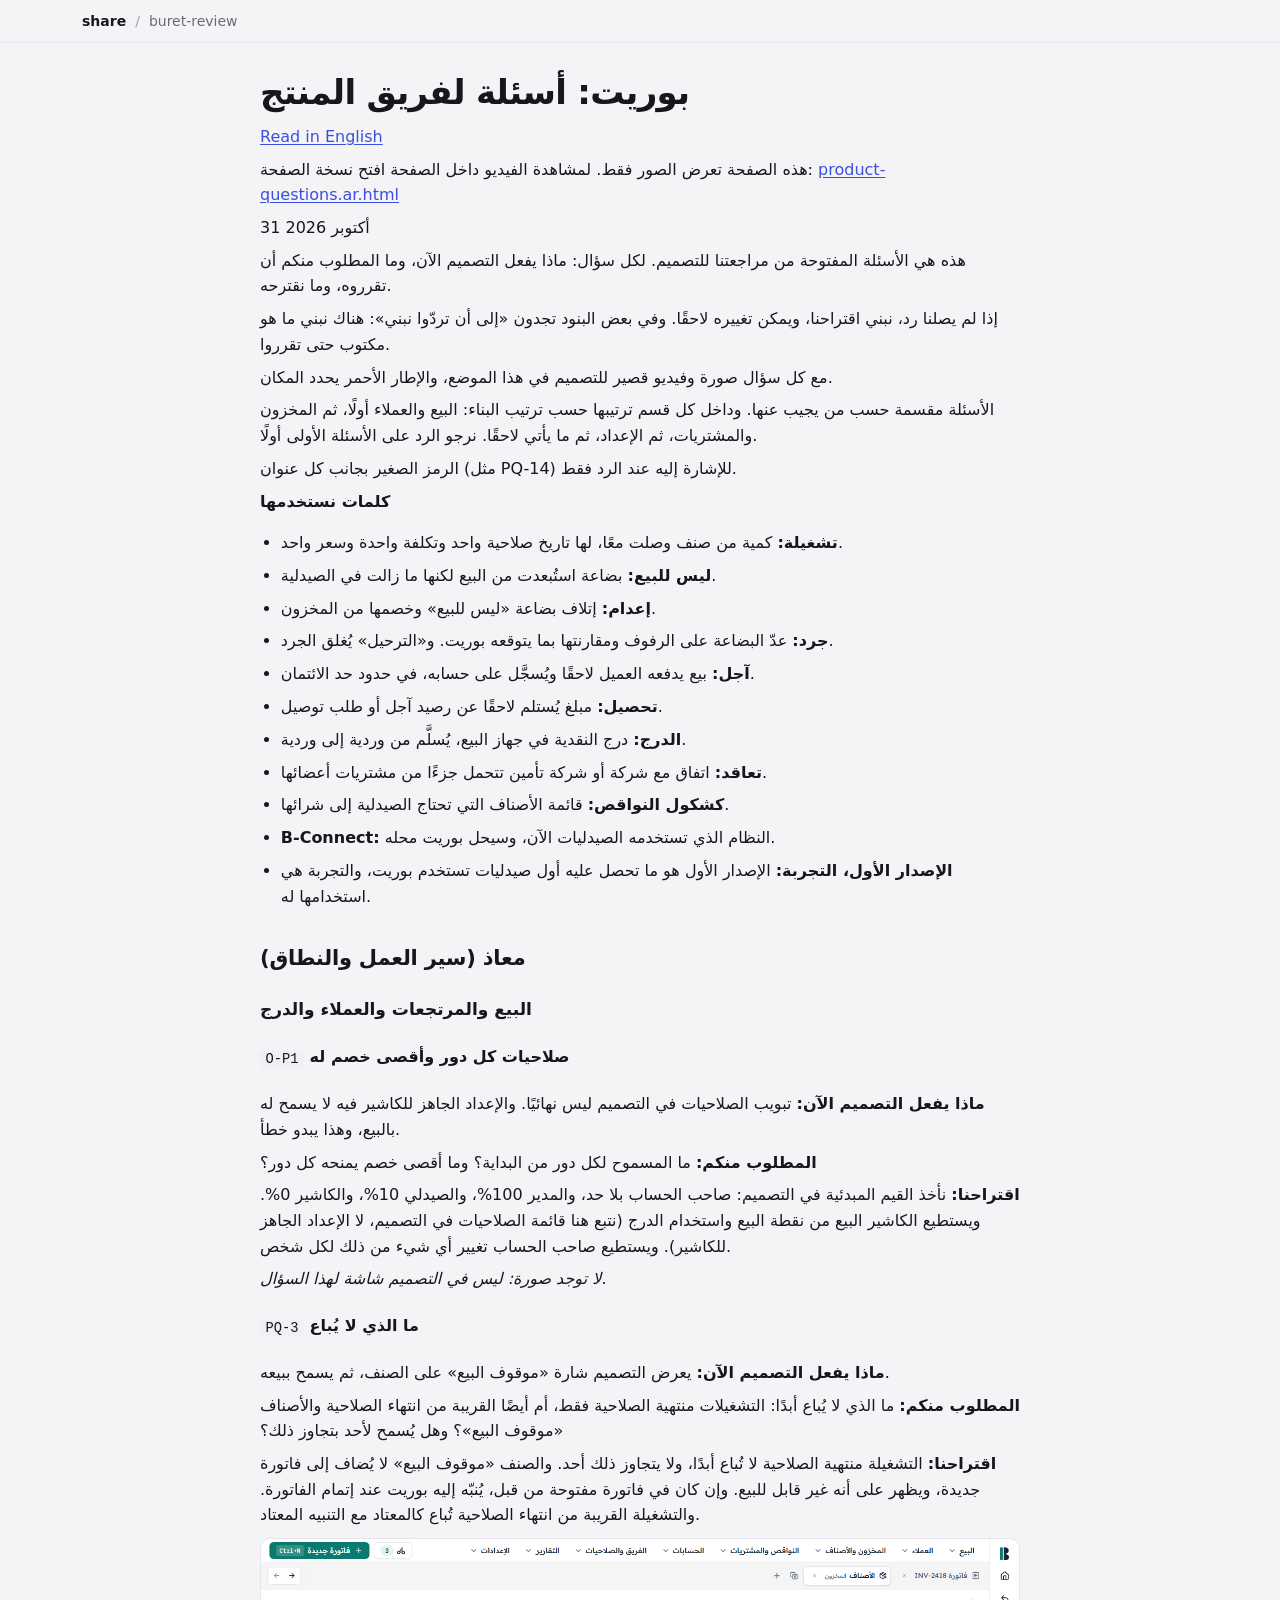
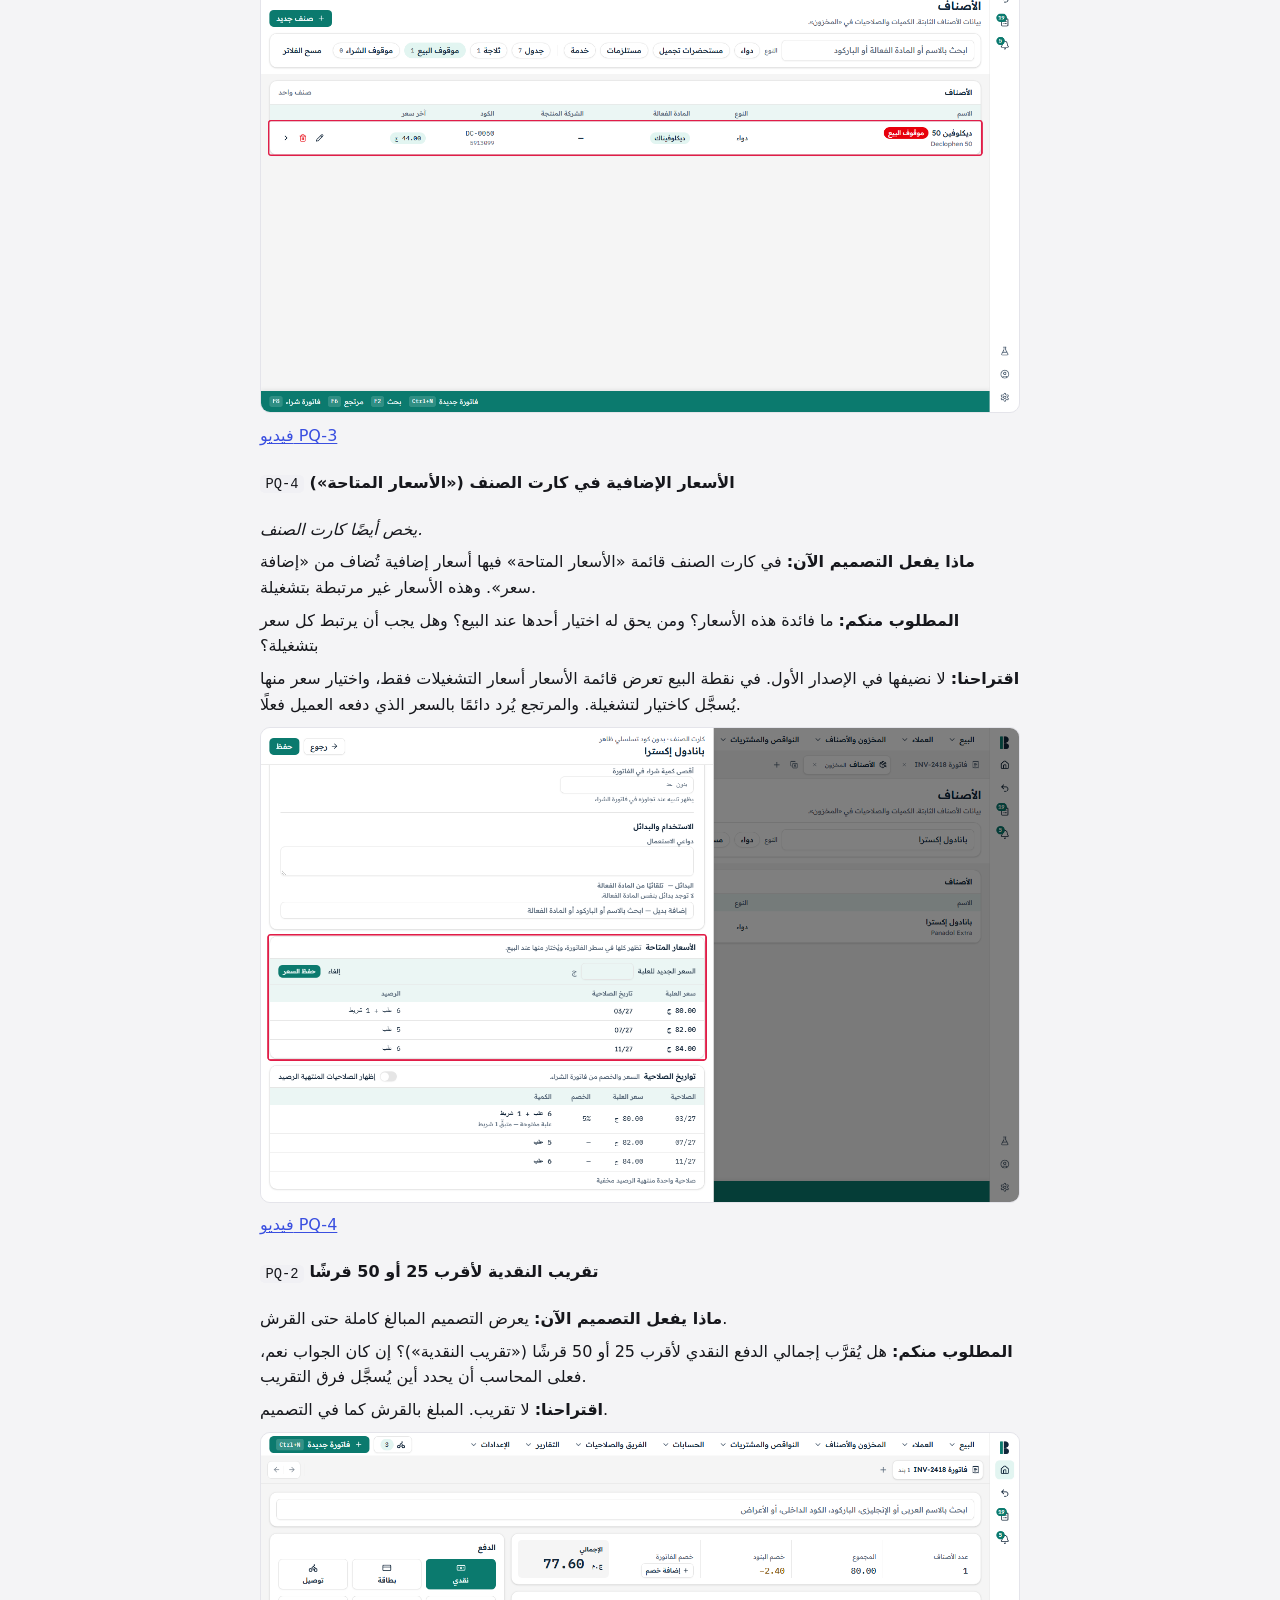
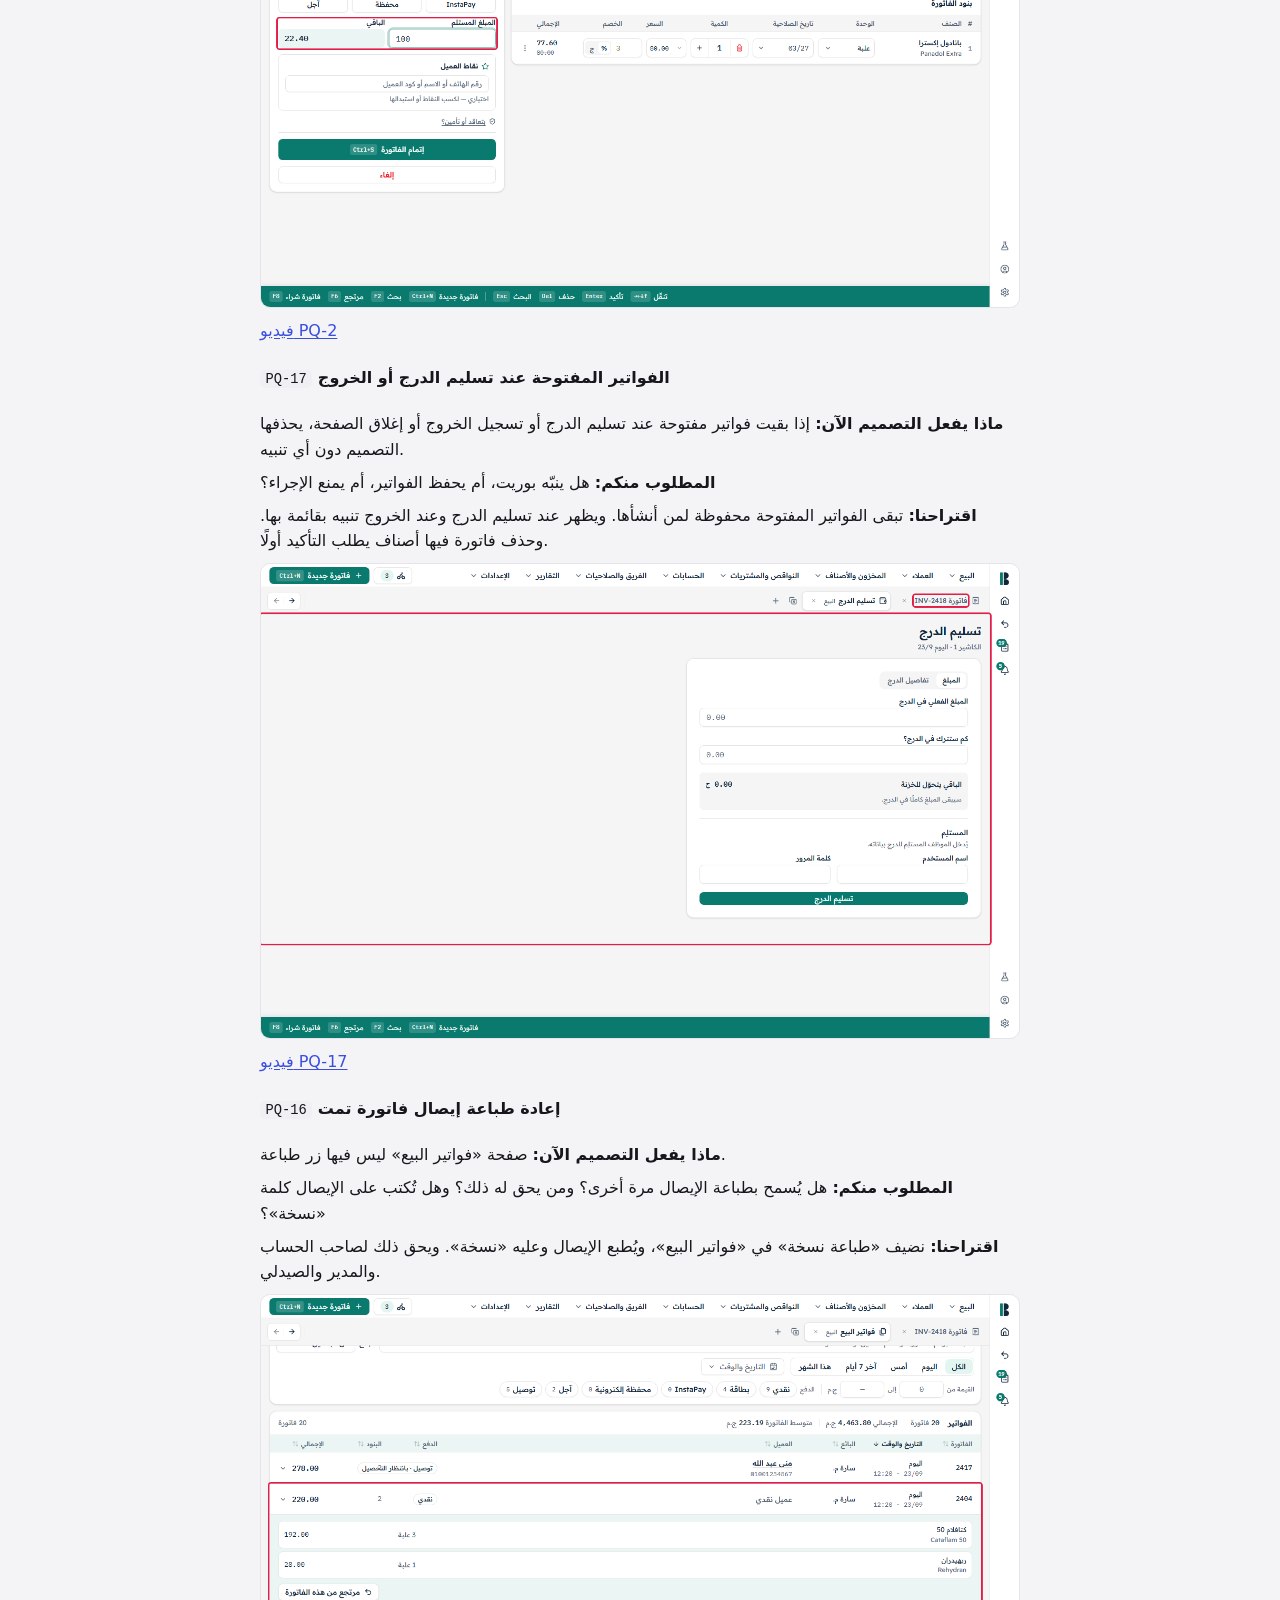
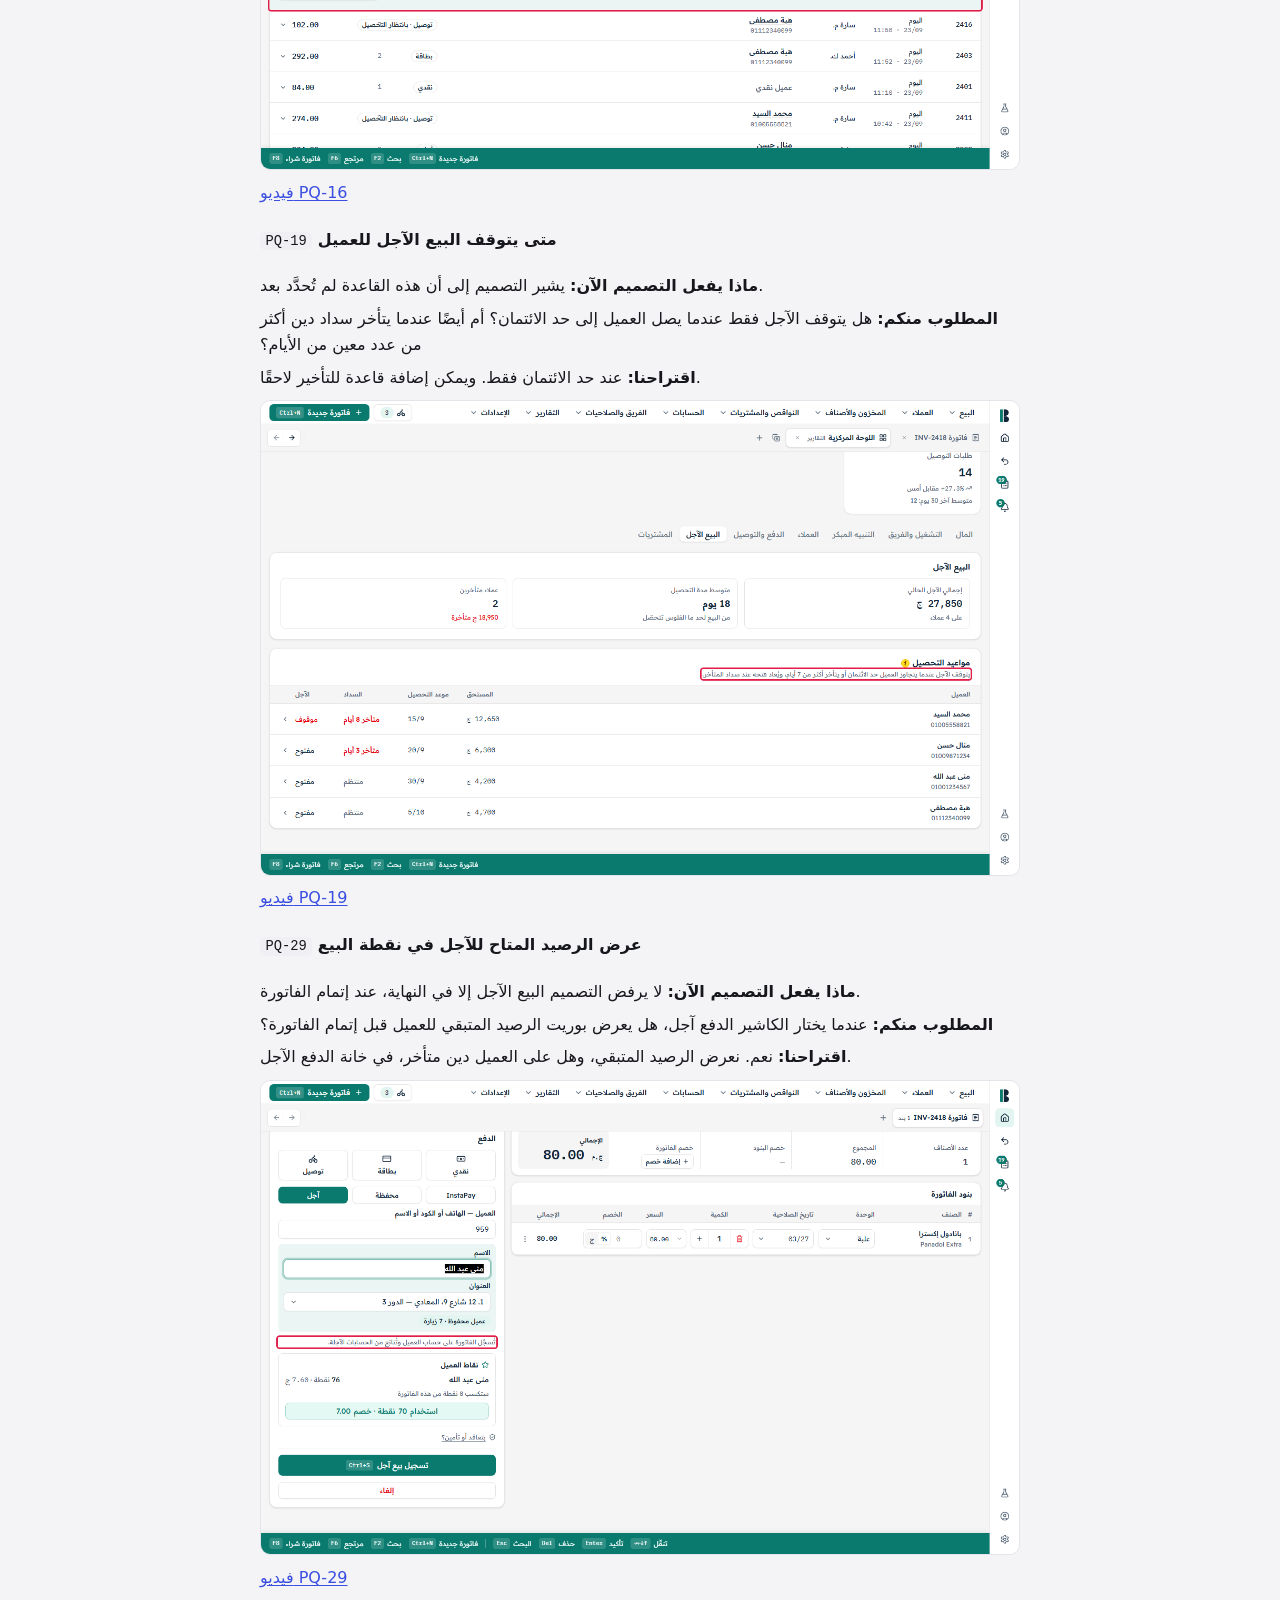
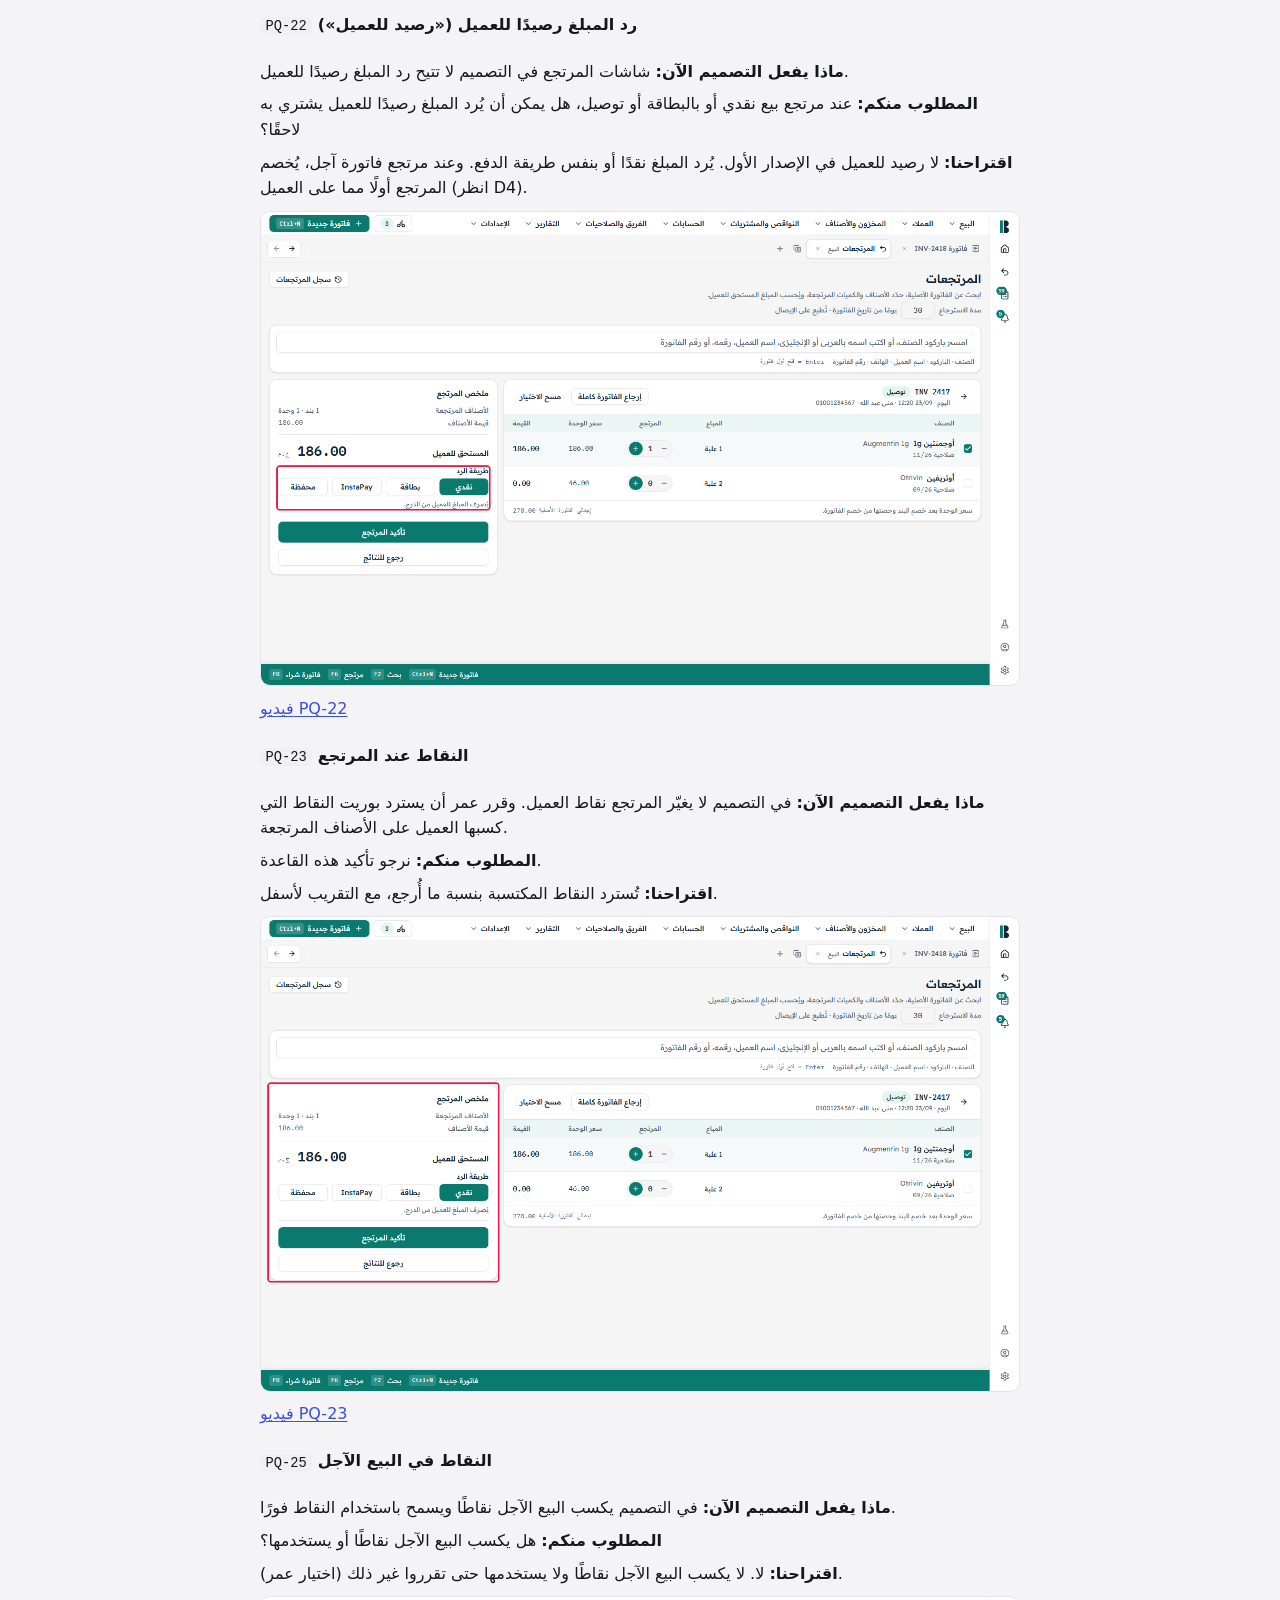
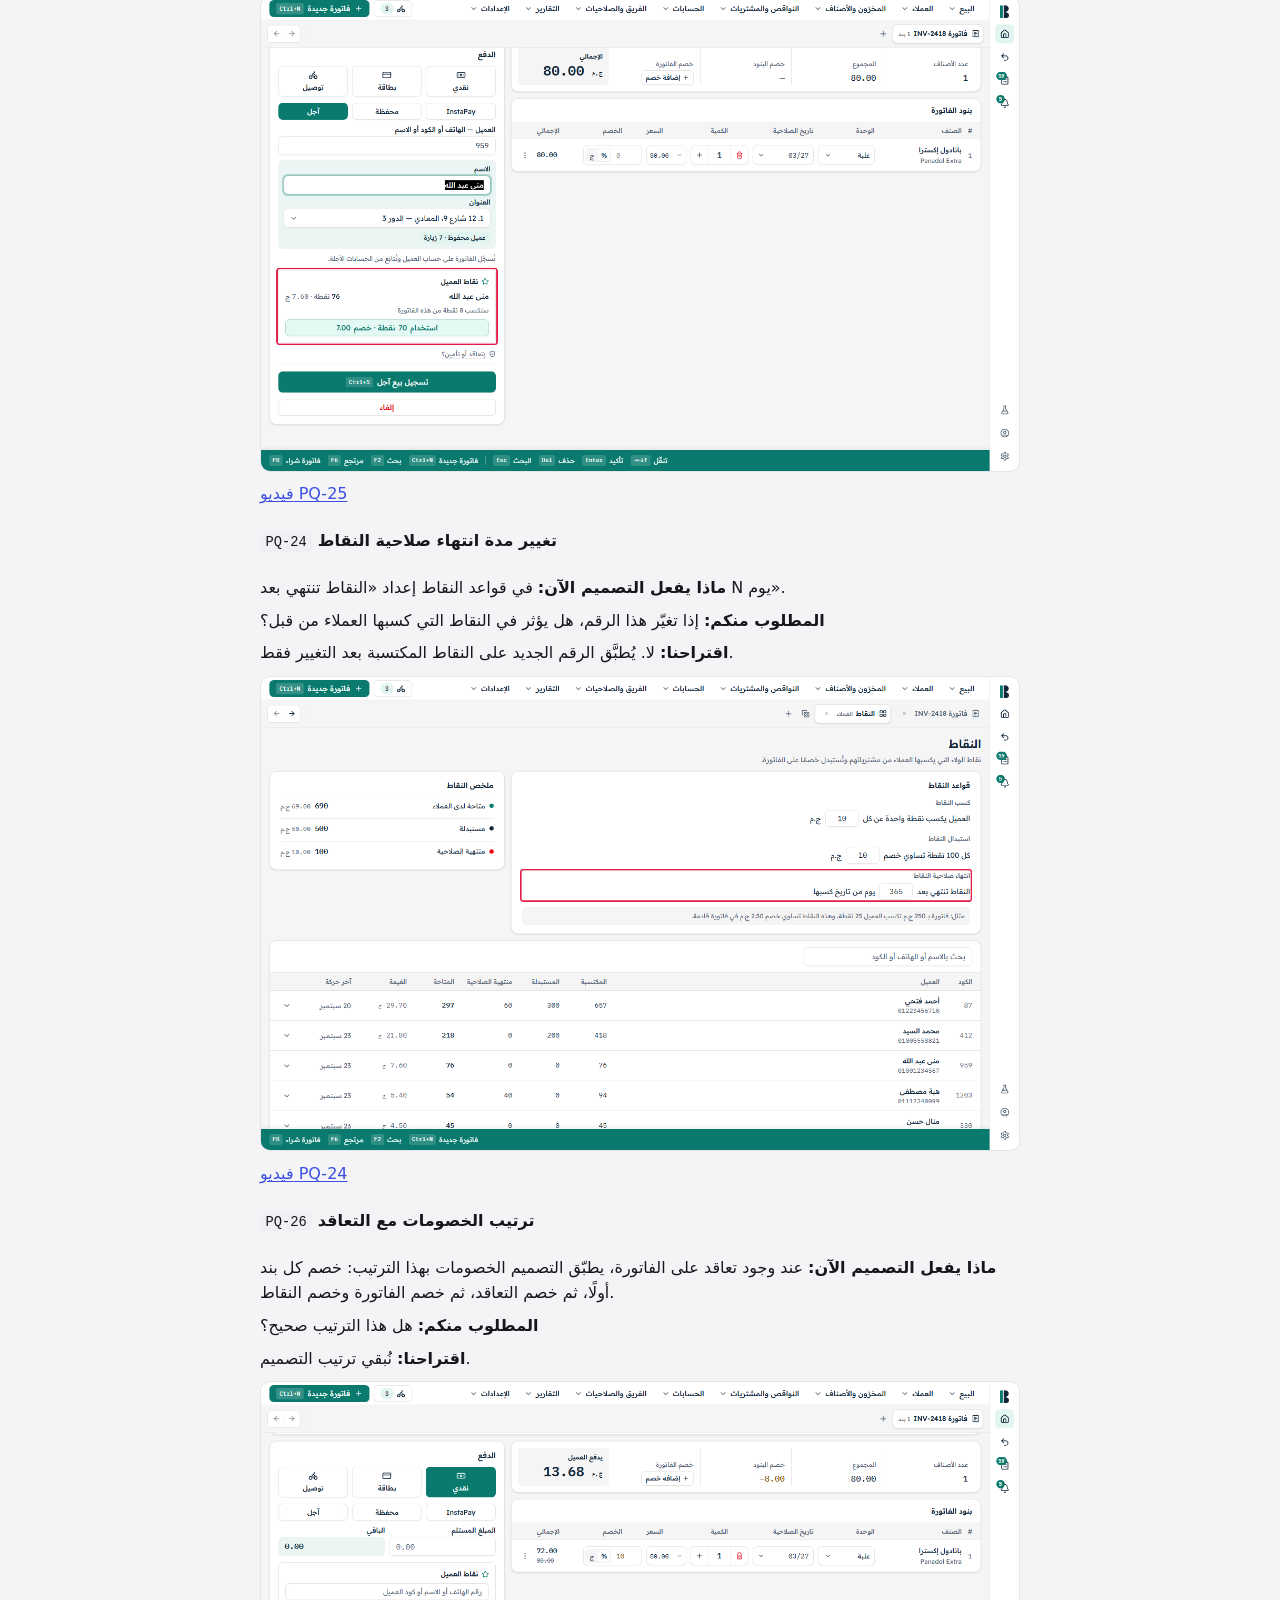
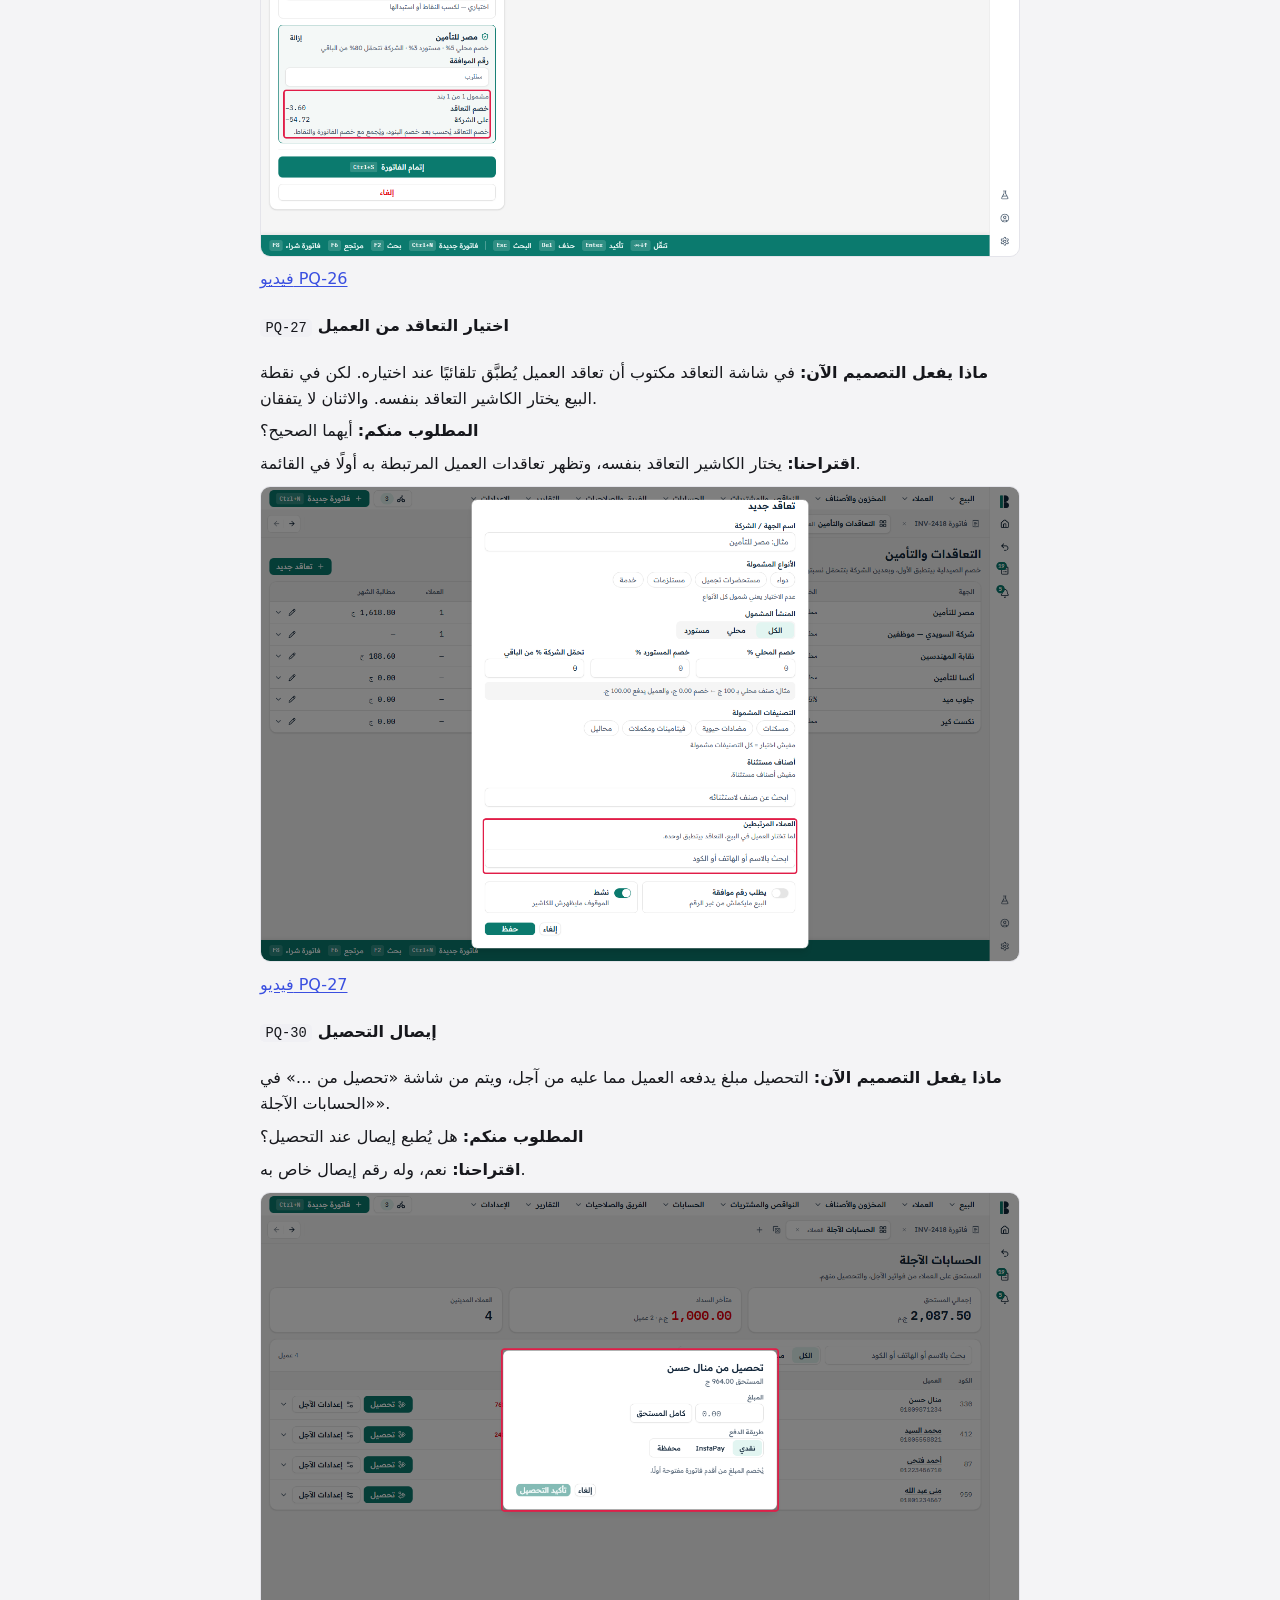
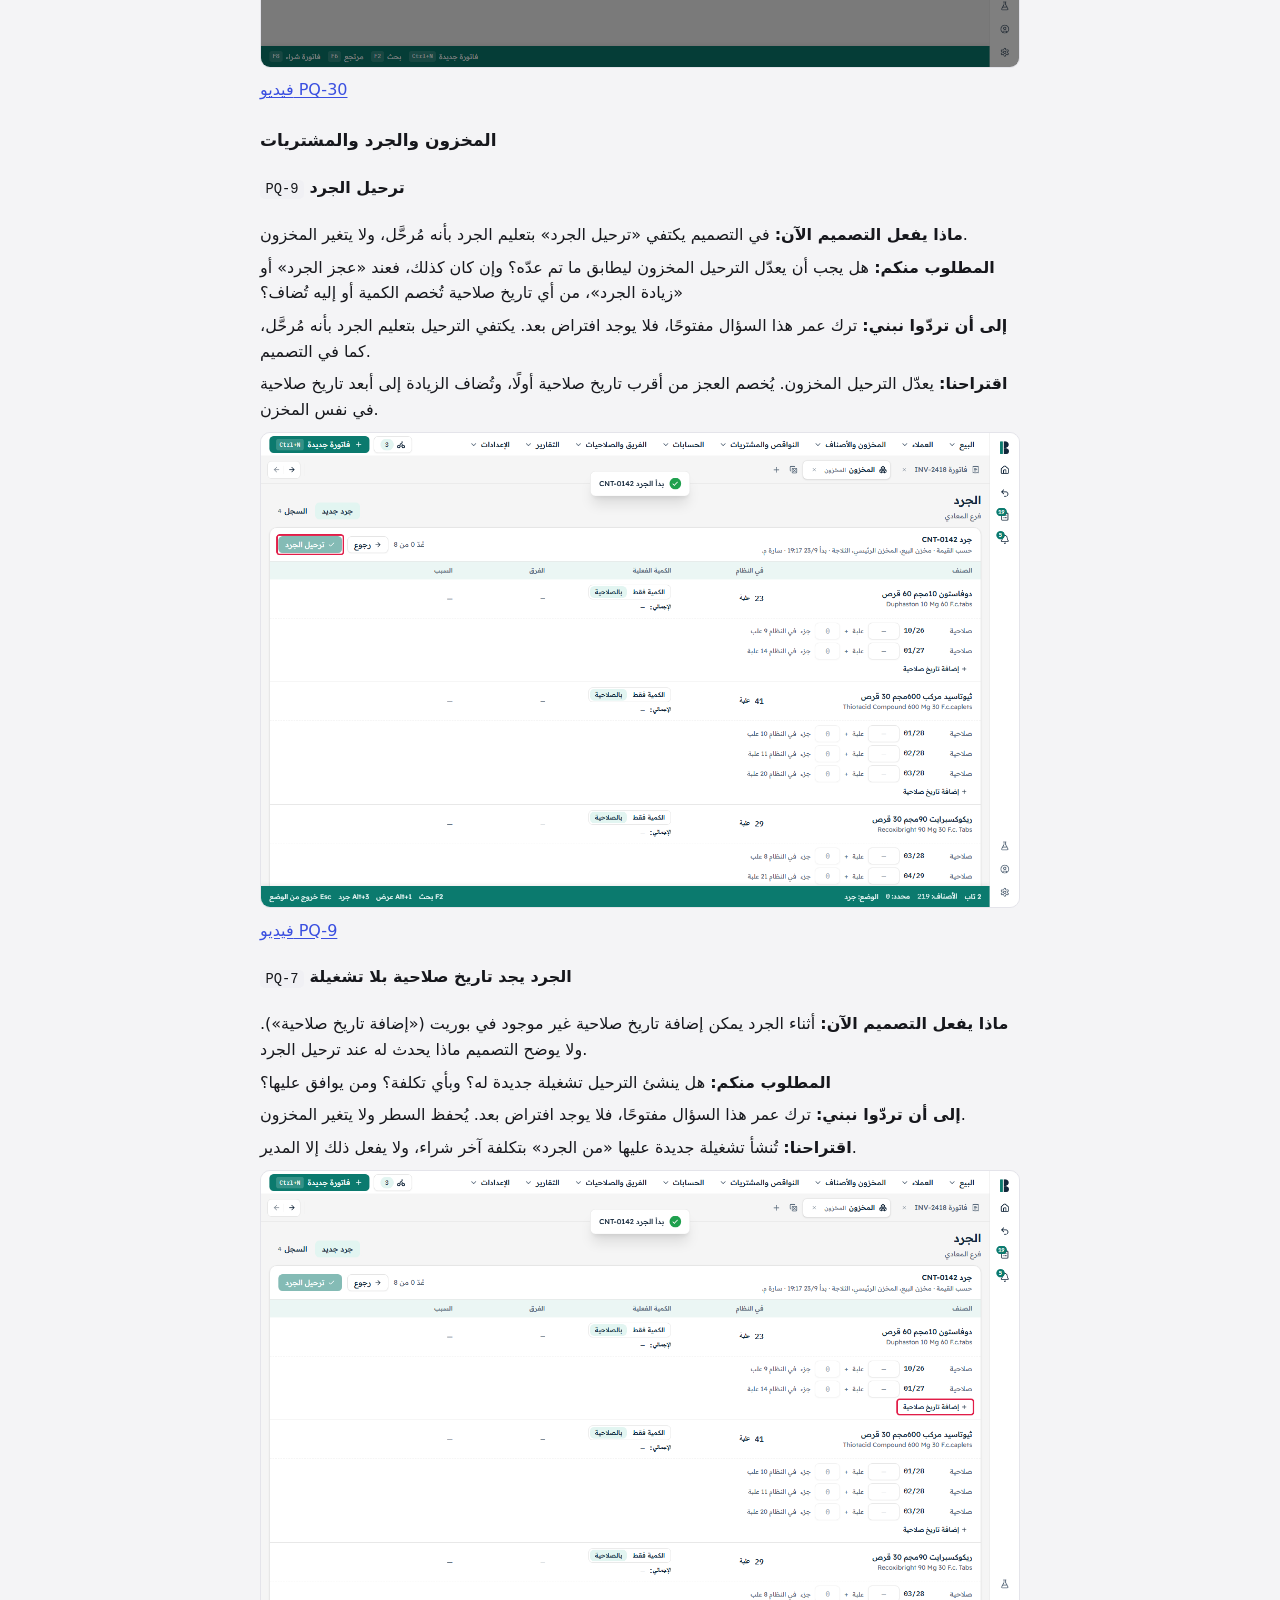
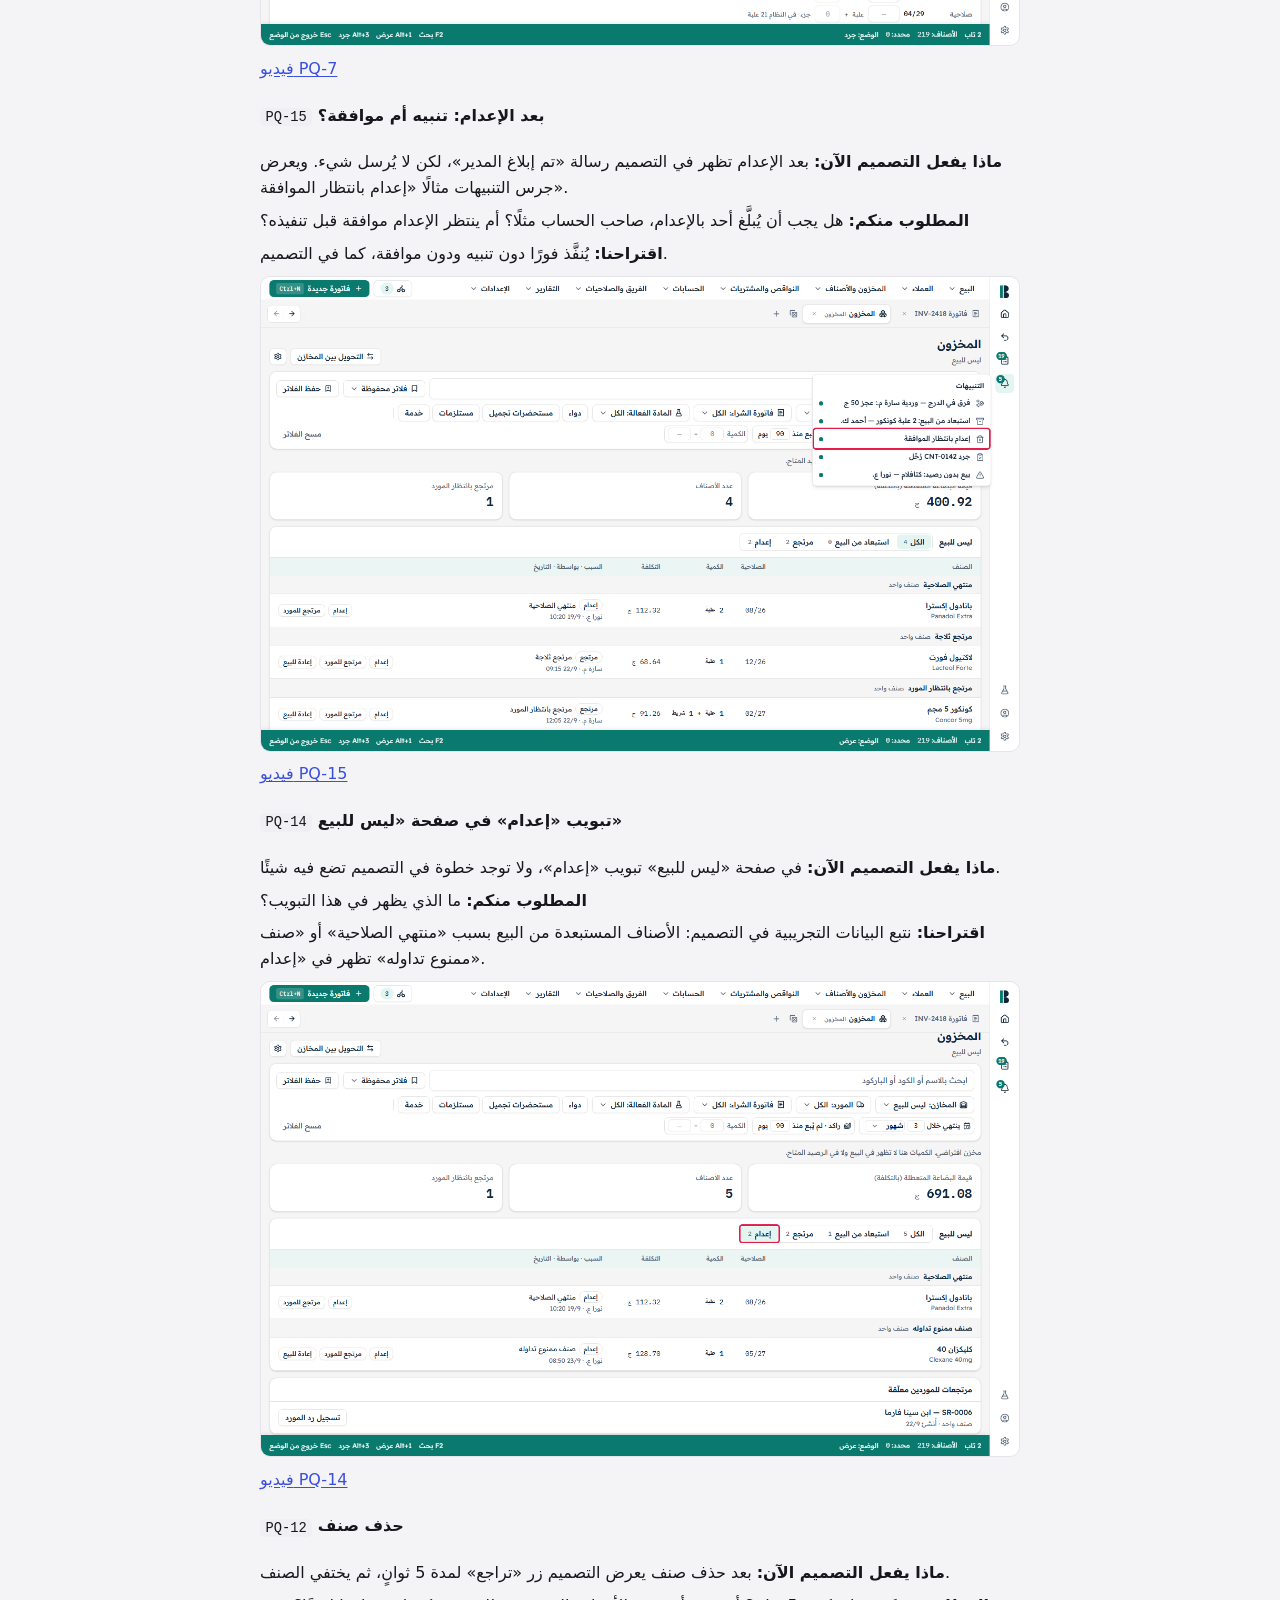
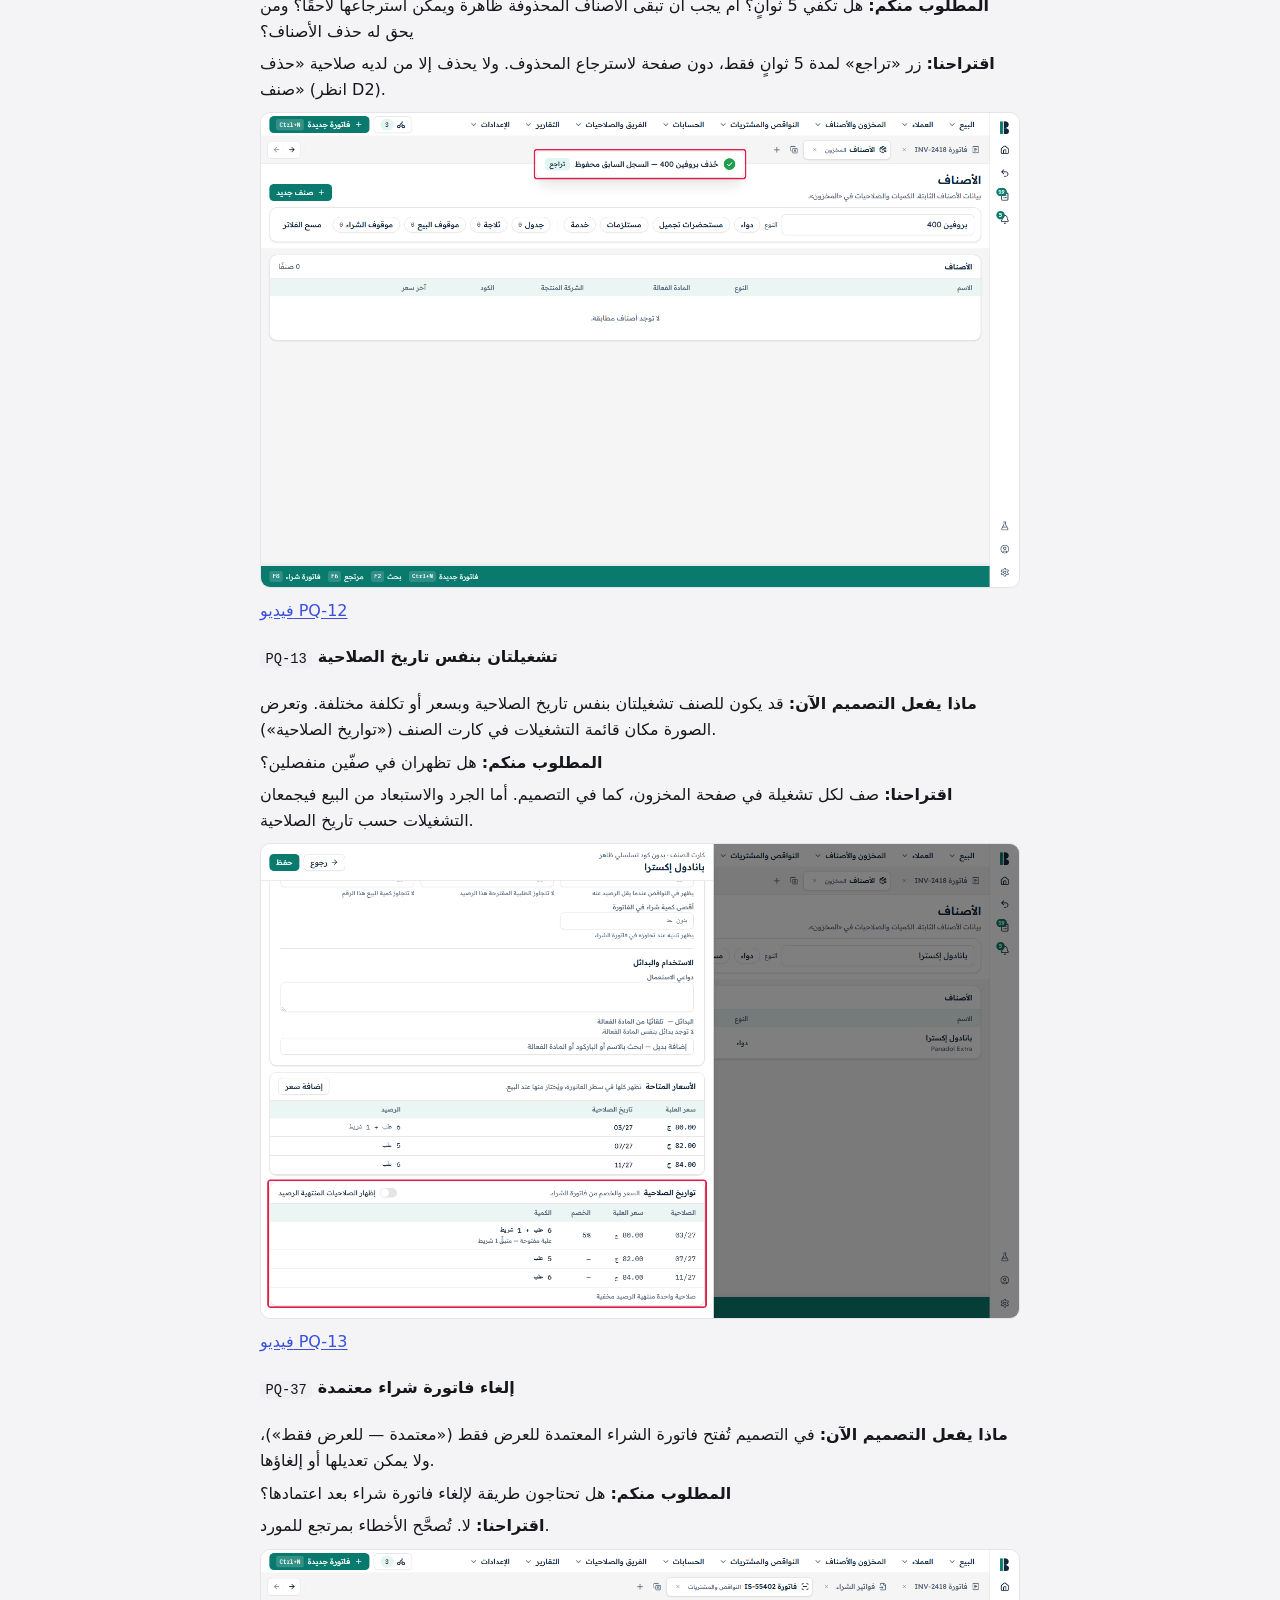
<file: buret-review/product-questions.ar.md.html>
<!doctype html><html lang="en"><head><meta charset="utf-8">
<meta name="viewport" content="width=device-width,initial-scale=1,viewport-fit=cover">
<meta name="color-scheme" content="light dark"><meta name="theme-color" content="#f5f5f7" media="(prefers-color-scheme: light)">
<meta name="theme-color" content="#0e0f13" media="(prefers-color-scheme: dark)">
<link rel="icon" href="../_share/icon.svg?v=1793607868"><link rel="stylesheet" href="../_share/app.css?v=1793607868">
<title>بوريت: أسئلة لفريق المنتج</title><script>document.documentElement.classList.add("js")</script></head><body class="">
<header class="bar"><nav class="crumbs"><a href="../" class="home">share</a><span class="sep">/</span><a href="../buret-review/">buret-review</a></nav></header>
<main><article class="prose doc"><h1>بوريت: أسئلة لفريق المنتج</h1>
<p><a href="product-questions.md.html">Read in English</a></p>
<p>هذه الصفحة تعرض الصور فقط. لمشاهدة الفيديو داخل الصفحة افتح نسخة الصفحة: <a href="product-questions.ar.html">product-questions.ar.html</a></p>
<p>31 أكتوبر 2026</p>
<p>هذه هي الأسئلة المفتوحة من مراجعتنا للتصميم. لكل سؤال: ماذا يفعل التصميم الآن، وما المطلوب منكم أن تقرروه، وما نقترحه.</p>
<p>إذا لم يصلنا رد، نبني اقتراحنا، ويمكن تغييره لاحقًا. وفي بعض البنود تجدون «إلى أن تردّوا نبني»: هناك نبني ما هو مكتوب حتى تقرروا.</p>
<p>مع كل سؤال صورة وفيديو قصير للتصميم في هذا الموضع، والإطار الأحمر يحدد المكان.</p>
<p>الأسئلة مقسمة حسب من يجيب عنها. وداخل كل قسم ترتيبها حسب ترتيب البناء: البيع والعملاء أولًا، ثم المخزون والمشتريات، ثم الإعداد، ثم ما يأتي لاحقًا. نرجو الرد على الأسئلة الأولى أولًا.</p>
<p>الرمز الصغير بجانب كل عنوان (مثل PQ-14) للإشارة إليه عند الرد فقط.</p>
<p><strong>كلمات نستخدمها</strong></p>
<ul>
<li><strong>تشغيلة:</strong> كمية من صنف وصلت معًا، لها تاريخ صلاحية واحد وتكلفة واحدة وسعر واحد.</li>
<li><strong>ليس للبيع:</strong> بضاعة استُبعدت من البيع لكنها ما زالت في الصيدلية.</li>
<li><strong>إعدام:</strong> إتلاف بضاعة «ليس للبيع» وخصمها من المخزون.</li>
<li><strong>جرد:</strong> عدّ البضاعة على الرفوف ومقارنتها بما يتوقعه بوريت. و«الترحيل» يُغلق الجرد.</li>
<li><strong>آجل:</strong> بيع يدفعه العميل لاحقًا ويُسجَّل على حسابه، في حدود حد الائتمان.</li>
<li><strong>تحصيل:</strong> مبلغ يُستلم لاحقًا عن رصيد آجل أو طلب توصيل.</li>
<li><strong>الدرج:</strong> درج النقدية في جهاز البيع، يُسلَّم من وردية إلى وردية.</li>
<li><strong>تعاقد:</strong> اتفاق مع شركة أو شركة تأمين تتحمل جزءًا من مشتريات أعضائها.</li>
<li><strong>كشكول النواقص:</strong> قائمة الأصناف التي تحتاج الصيدلية إلى شرائها.</li>
<li><strong>B-Connect:</strong> النظام الذي تستخدمه الصيدليات الآن، وسيحل بوريت محله.</li>
<li><strong>الإصدار الأول، التجربة:</strong> الإصدار الأول هو ما تحصل عليه أول صيدليات تستخدم بوريت، والتجربة هي استخدامها له.</li>
</ul>
<h2>معاذ (سير العمل والنطاق)</h2>
<h3>البيع والمرتجعات والعملاء والدرج</h3>
<h4><code>O-P1</code> صلاحيات كل دور وأقصى خصم له</h4>
<p><strong>ماذا يفعل التصميم الآن:</strong> تبويب الصلاحيات في التصميم ليس نهائيًا. والإعداد الجاهز للكاشير فيه لا يسمح له بالبيع، وهذا يبدو خطأ.</p>
<p><strong>المطلوب منكم:</strong> ما المسموح لكل دور من البداية؟ وما أقصى خصم يمنحه كل دور؟</p>
<p><strong>اقتراحنا:</strong> نأخذ القيم المبدئية في التصميم: صاحب الحساب بلا حد، والمدير 100%، والصيدلي 10%، والكاشير 0%. ويستطيع الكاشير البيع من نقطة البيع واستخدام الدرج (نتبع هنا قائمة الصلاحيات في التصميم، لا الإعداد الجاهز للكاشير). ويستطيع صاحب الحساب تغيير أي شيء من ذلك لكل شخص.</p>
<p><em>لا توجد صورة: ليس في التصميم شاشة لهذا السؤال.</em></p>
<h4><code>PQ-3</code> ما الذي لا يُباع</h4>
<p><strong>ماذا يفعل التصميم الآن:</strong> يعرض التصميم شارة «موقوف البيع» على الصنف، ثم يسمح ببيعه.</p>
<p><strong>المطلوب منكم:</strong> ما الذي لا يُباع أبدًا: التشغيلات منتهية الصلاحية فقط، أم أيضًا القريبة من انتهاء الصلاحية والأصناف «موقوف البيع»؟ وهل يُسمح لأحد بتجاوز ذلك؟</p>
<p><strong>اقتراحنا:</strong> التشغيلة منتهية الصلاحية لا تُباع أبدًا، ولا يتجاوز ذلك أحد. والصنف «موقوف البيع» لا يُضاف إلى فاتورة جديدة، ويظهر على أنه غير قابل للبيع. وإن كان في فاتورة مفتوحة من قبل، يُنبّه إليه بوريت عند إتمام الفاتورة. والتشغيلة القريبة من انتهاء الصلاحية تُباع كالمعتاد مع التنبيه المعتاد.</p>
<p><img loading="lazy" decoding="async" alt="صورة PQ-3" src="PQ-3.png"></p>
<p><a href="PQ-3.webm">فيديو PQ-3</a></p>
<h4><code>PQ-4</code> الأسعار الإضافية في كارت الصنف («الأسعار المتاحة»)</h4>
<p><em>يخص أيضًا كارت الصنف.</em></p>
<p><strong>ماذا يفعل التصميم الآن:</strong> في كارت الصنف قائمة «الأسعار المتاحة» فيها أسعار إضافية تُضاف من «إضافة سعر». وهذه الأسعار غير مرتبطة بتشغيلة.</p>
<p><strong>المطلوب منكم:</strong> ما فائدة هذه الأسعار؟ ومن يحق له اختيار أحدها عند البيع؟ وهل يجب أن يرتبط كل سعر بتشغيلة؟</p>
<p><strong>اقتراحنا:</strong> لا نضيفها في الإصدار الأول. في نقطة البيع تعرض قائمة الأسعار أسعار التشغيلات فقط، واختيار سعر منها يُسجَّل كاختيار لتشغيلة. والمرتجع يُرد دائمًا بالسعر الذي دفعه العميل فعلًا.</p>
<p><img loading="lazy" decoding="async" alt="صورة PQ-4" src="PQ-4.png"></p>
<p><a href="PQ-4.webm">فيديو PQ-4</a></p>
<h4><code>PQ-2</code> تقريب النقدية لأقرب 25 أو 50 قرشًا</h4>
<p><strong>ماذا يفعل التصميم الآن:</strong> يعرض التصميم المبالغ كاملة حتى القرش.</p>
<p><strong>المطلوب منكم:</strong> هل يُقرَّب إجمالي الدفع النقدي لأقرب 25 أو 50 قرشًا («تقريب النقدية»)؟ إن كان الجواب نعم، فعلى المحاسب أن يحدد أين يُسجَّل فرق التقريب.</p>
<p><strong>اقتراحنا:</strong> لا تقريب. المبلغ بالقرش كما في التصميم.</p>
<p><img loading="lazy" decoding="async" alt="صورة PQ-2" src="PQ-2.png"></p>
<p><a href="PQ-2.webm">فيديو PQ-2</a></p>
<h4><code>PQ-17</code> الفواتير المفتوحة عند تسليم الدرج أو الخروج</h4>
<p><strong>ماذا يفعل التصميم الآن:</strong> إذا بقيت فواتير مفتوحة عند تسليم الدرج أو تسجيل الخروج أو إغلاق الصفحة، يحذفها التصميم دون أي تنبيه.</p>
<p><strong>المطلوب منكم:</strong> هل ينبّه بوريت، أم يحفظ الفواتير، أم يمنع الإجراء؟</p>
<p><strong>اقتراحنا:</strong> تبقى الفواتير المفتوحة محفوظة لمن أنشأها. ويظهر عند تسليم الدرج وعند الخروج تنبيه بقائمة بها. وحذف فاتورة فيها أصناف يطلب التأكيد أولًا.</p>
<p><img loading="lazy" decoding="async" alt="صورة PQ-17" src="PQ-17.png"></p>
<p><a href="PQ-17.webm">فيديو PQ-17</a></p>
<h4><code>PQ-16</code> إعادة طباعة إيصال فاتورة تمت</h4>
<p><strong>ماذا يفعل التصميم الآن:</strong> صفحة «فواتير البيع» ليس فيها زر طباعة.</p>
<p><strong>المطلوب منكم:</strong> هل يُسمح بطباعة الإيصال مرة أخرى؟ ومن يحق له ذلك؟ وهل تُكتب على الإيصال كلمة «نسخة»؟</p>
<p><strong>اقتراحنا:</strong> نضيف «طباعة نسخة» في «فواتير البيع»، ويُطبع الإيصال وعليه «نسخة». ويحق ذلك لصاحب الحساب والمدير والصيدلي.</p>
<p><img loading="lazy" decoding="async" alt="صورة PQ-16" src="PQ-16.png"></p>
<p><a href="PQ-16.webm">فيديو PQ-16</a></p>
<h4><code>PQ-19</code> متى يتوقف البيع الآجل للعميل</h4>
<p><strong>ماذا يفعل التصميم الآن:</strong> يشير التصميم إلى أن هذه القاعدة لم تُحدَّد بعد.</p>
<p><strong>المطلوب منكم:</strong> هل يتوقف الآجل فقط عندما يصل العميل إلى حد الائتمان؟ أم أيضًا عندما يتأخر سداد دين أكثر من عدد معين من الأيام؟</p>
<p><strong>اقتراحنا:</strong> عند حد الائتمان فقط. ويمكن إضافة قاعدة للتأخير لاحقًا.</p>
<p><img loading="lazy" decoding="async" alt="صورة PQ-19" src="PQ-19.png"></p>
<p><a href="PQ-19.webm">فيديو PQ-19</a></p>
<h4><code>PQ-29</code> عرض الرصيد المتاح للآجل في نقطة البيع</h4>
<p><strong>ماذا يفعل التصميم الآن:</strong> لا يرفض التصميم البيع الآجل إلا في النهاية، عند إتمام الفاتورة.</p>
<p><strong>المطلوب منكم:</strong> عندما يختار الكاشير الدفع آجل، هل يعرض بوريت الرصيد المتبقي للعميل قبل إتمام الفاتورة؟</p>
<p><strong>اقتراحنا:</strong> نعم. نعرض الرصيد المتبقي، وهل على العميل دين متأخر، في خانة الدفع الآجل.</p>
<p><img loading="lazy" decoding="async" alt="صورة PQ-29" src="PQ-29.png"></p>
<p><a href="PQ-29.webm">فيديو PQ-29</a></p>
<h4><code>PQ-22</code> رد المبلغ رصيدًا للعميل («رصيد للعميل»)</h4>
<p><strong>ماذا يفعل التصميم الآن:</strong> شاشات المرتجع في التصميم لا تتيح رد المبلغ رصيدًا للعميل.</p>
<p><strong>المطلوب منكم:</strong> عند مرتجع بيع نقدي أو بالبطاقة أو توصيل، هل يمكن أن يُرد المبلغ رصيدًا للعميل يشتري به لاحقًا؟</p>
<p><strong>اقتراحنا:</strong> لا رصيد للعميل في الإصدار الأول. يُرد المبلغ نقدًا أو بنفس طريقة الدفع. وعند مرتجع فاتورة آجل، يُخصم المرتجع أولًا مما على العميل (انظر D4).</p>
<p><img loading="lazy" decoding="async" alt="صورة PQ-22" src="PQ-22.png"></p>
<p><a href="PQ-22.webm">فيديو PQ-22</a></p>
<h4><code>PQ-23</code> النقاط عند المرتجع</h4>
<p><strong>ماذا يفعل التصميم الآن:</strong> في التصميم لا يغيّر المرتجع نقاط العميل. وقرر عمر أن يسترد بوريت النقاط التي كسبها العميل على الأصناف المرتجعة.</p>
<p><strong>المطلوب منكم:</strong> نرجو تأكيد هذه القاعدة.</p>
<p><strong>اقتراحنا:</strong> تُسترد النقاط المكتسبة بنسبة ما أُرجع، مع التقريب لأسفل.</p>
<p><img loading="lazy" decoding="async" alt="صورة PQ-23" src="PQ-23.png"></p>
<p><a href="PQ-23.webm">فيديو PQ-23</a></p>
<h4><code>PQ-25</code> النقاط في البيع الآجل</h4>
<p><strong>ماذا يفعل التصميم الآن:</strong> في التصميم يكسب البيع الآجل نقاطًا ويسمح باستخدام النقاط فورًا.</p>
<p><strong>المطلوب منكم:</strong> هل يكسب البيع الآجل نقاطًا أو يستخدمها؟</p>
<p><strong>اقتراحنا:</strong> لا. لا يكسب البيع الآجل نقاطًا ولا يستخدمها حتى تقرروا غير ذلك (اختيار عمر).</p>
<p><img loading="lazy" decoding="async" alt="صورة PQ-25" src="PQ-25.png"></p>
<p><a href="PQ-25.webm">فيديو PQ-25</a></p>
<h4><code>PQ-24</code> تغيير مدة انتهاء صلاحية النقاط</h4>
<p><strong>ماذا يفعل التصميم الآن:</strong> في قواعد النقاط إعداد «النقاط تنتهي بعد N يوم».</p>
<p><strong>المطلوب منكم:</strong> إذا تغيّر هذا الرقم، هل يؤثر في النقاط التي كسبها العملاء من قبل؟</p>
<p><strong>اقتراحنا:</strong> لا. يُطبَّق الرقم الجديد على النقاط المكتسبة بعد التغيير فقط.</p>
<p><img loading="lazy" decoding="async" alt="صورة PQ-24" src="PQ-24.png"></p>
<p><a href="PQ-24.webm">فيديو PQ-24</a></p>
<h4><code>PQ-26</code> ترتيب الخصومات مع التعاقد</h4>
<p><strong>ماذا يفعل التصميم الآن:</strong> عند وجود تعاقد على الفاتورة، يطبّق التصميم الخصومات بهذا الترتيب: خصم كل بند أولًا، ثم خصم التعاقد، ثم خصم الفاتورة وخصم النقاط.</p>
<p><strong>المطلوب منكم:</strong> هل هذا الترتيب صحيح؟</p>
<p><strong>اقتراحنا:</strong> نُبقي ترتيب التصميم.</p>
<p><img loading="lazy" decoding="async" alt="صورة PQ-26" src="PQ-26.png"></p>
<p><a href="PQ-26.webm">فيديو PQ-26</a></p>
<h4><code>PQ-27</code> اختيار التعاقد من العميل</h4>
<p><strong>ماذا يفعل التصميم الآن:</strong> في شاشة التعاقد مكتوب أن تعاقد العميل يُطبَّق تلقائيًا عند اختياره. لكن في نقطة البيع يختار الكاشير التعاقد بنفسه. والاثنان لا يتفقان.</p>
<p><strong>المطلوب منكم:</strong> أيهما الصحيح؟</p>
<p><strong>اقتراحنا:</strong> يختار الكاشير التعاقد بنفسه، وتظهر تعاقدات العميل المرتبطة به أولًا في القائمة.</p>
<p><img loading="lazy" decoding="async" alt="صورة PQ-27" src="PQ-27.png"></p>
<p><a href="PQ-27.webm">فيديو PQ-27</a></p>
<h4><code>PQ-30</code> إيصال التحصيل</h4>
<p><strong>ماذا يفعل التصميم الآن:</strong> التحصيل مبلغ يدفعه العميل مما عليه من آجل، ويتم من شاشة «تحصيل من …» في «الحسابات الآجلة».</p>
<p><strong>المطلوب منكم:</strong> هل يُطبع إيصال عند التحصيل؟</p>
<p><strong>اقتراحنا:</strong> نعم، وله رقم إيصال خاص به.</p>
<p><img loading="lazy" decoding="async" alt="صورة PQ-30" src="PQ-30.png"></p>
<p><a href="PQ-30.webm">فيديو PQ-30</a></p>
<h3>المخزون والجرد والمشتريات</h3>
<h4><code>PQ-9</code> ترحيل الجرد</h4>
<p><strong>ماذا يفعل التصميم الآن:</strong> في التصميم يكتفي «ترحيل الجرد» بتعليم الجرد بأنه مُرحَّل، ولا يتغير المخزون.</p>
<p><strong>المطلوب منكم:</strong> هل يجب أن يعدّل الترحيل المخزون ليطابق ما تم عدّه؟ وإن كان كذلك، فعند «عجز الجرد» أو «زيادة الجرد»، من أي تاريخ صلاحية تُخصم الكمية أو إليه تُضاف؟</p>
<p><strong>إلى أن تردّوا نبني:</strong> ترك عمر هذا السؤال مفتوحًا، فلا يوجد افتراض بعد. يكتفي الترحيل بتعليم الجرد بأنه مُرحَّل، كما في التصميم.</p>
<p><strong>اقتراحنا:</strong> يعدّل الترحيل المخزون. يُخصم العجز من أقرب تاريخ صلاحية أولًا، وتُضاف الزيادة إلى أبعد تاريخ صلاحية في نفس المخزن.</p>
<p><img loading="lazy" decoding="async" alt="صورة PQ-9" src="PQ-9.png"></p>
<p><a href="PQ-9.webm">فيديو PQ-9</a></p>
<h4><code>PQ-7</code> الجرد يجد تاريخ صلاحية بلا تشغيلة</h4>
<p><strong>ماذا يفعل التصميم الآن:</strong> أثناء الجرد يمكن إضافة تاريخ صلاحية غير موجود في بوريت («إضافة تاريخ صلاحية»). ولا يوضح التصميم ماذا يحدث له عند ترحيل الجرد.</p>
<p><strong>المطلوب منكم:</strong> هل ينشئ الترحيل تشغيلة جديدة له؟ وبأي تكلفة؟ ومن يوافق عليها؟</p>
<p><strong>إلى أن تردّوا نبني:</strong> ترك عمر هذا السؤال مفتوحًا، فلا يوجد افتراض بعد. يُحفظ السطر ولا يتغير المخزون.</p>
<p><strong>اقتراحنا:</strong> تُنشأ تشغيلة جديدة عليها «من الجرد» بتكلفة آخر شراء، ولا يفعل ذلك إلا المدير.</p>
<p><img loading="lazy" decoding="async" alt="صورة PQ-7" src="PQ-7.png"></p>
<p><a href="PQ-7.webm">فيديو PQ-7</a></p>
<h4><code>PQ-15</code> بعد الإعدام: تنبيه أم موافقة؟</h4>
<p><strong>ماذا يفعل التصميم الآن:</strong> بعد الإعدام تظهر في التصميم رسالة «تم إبلاغ المدير»، لكن لا يُرسل شيء. ويعرض جرس التنبيهات مثالًا «إعدام بانتظار الموافقة».</p>
<p><strong>المطلوب منكم:</strong> هل يجب أن يُبلَّغ أحد بالإعدام، صاحب الحساب مثلًا؟ أم ينتظر الإعدام موافقة قبل تنفيذه؟</p>
<p><strong>اقتراحنا:</strong> يُنفَّذ فورًا دون تنبيه ودون موافقة، كما في التصميم.</p>
<p><img loading="lazy" decoding="async" alt="صورة PQ-15" src="PQ-15.png"></p>
<p><a href="PQ-15.webm">فيديو PQ-15</a></p>
<h4><code>PQ-14</code> تبويب «إعدام» في صفحة «ليس للبيع»</h4>
<p><strong>ماذا يفعل التصميم الآن:</strong> في صفحة «ليس للبيع» تبويب «إعدام»، ولا توجد خطوة في التصميم تضع فيه شيئًا.</p>
<p><strong>المطلوب منكم:</strong> ما الذي يظهر في هذا التبويب؟</p>
<p><strong>اقتراحنا:</strong> نتبع البيانات التجريبية في التصميم: الأصناف المستبعدة من البيع بسبب «منتهي الصلاحية» أو «صنف ممنوع تداوله» تظهر في «إعدام».</p>
<p><img loading="lazy" decoding="async" alt="صورة PQ-14" src="PQ-14.png"></p>
<p><a href="PQ-14.webm">فيديو PQ-14</a></p>
<h4><code>PQ-12</code> حذف صنف</h4>
<p><strong>ماذا يفعل التصميم الآن:</strong> بعد حذف صنف يعرض التصميم زر «تراجع» لمدة 5 ثوانٍ، ثم يختفي الصنف.</p>
<p><strong>المطلوب منكم:</strong> هل تكفي 5 ثوانٍ؟ أم يجب أن تبقى الأصناف المحذوفة ظاهرة ويمكن استرجاعها لاحقًا؟ ومن يحق له حذف الأصناف؟</p>
<p><strong>اقتراحنا:</strong> زر «تراجع» لمدة 5 ثوانٍ فقط، دون صفحة لاسترجاع المحذوف. ولا يحذف إلا من لديه صلاحية «حذف صنف» (انظر D2).</p>
<p><img loading="lazy" decoding="async" alt="صورة PQ-12" src="PQ-12.png"></p>
<p><a href="PQ-12.webm">فيديو PQ-12</a></p>
<h4><code>PQ-13</code> تشغيلتان بنفس تاريخ الصلاحية</h4>
<p><strong>ماذا يفعل التصميم الآن:</strong> قد يكون للصنف تشغيلتان بنفس تاريخ الصلاحية وبسعر أو تكلفة مختلفة. وتعرض الصورة مكان قائمة التشغيلات في كارت الصنف («تواريخ الصلاحية»).</p>
<p><strong>المطلوب منكم:</strong> هل تظهران في صفّين منفصلين؟</p>
<p><strong>اقتراحنا:</strong> صف لكل تشغيلة في صفحة المخزون، كما في التصميم. أما الجرد والاستبعاد من البيع فيجمعان التشغيلات حسب تاريخ الصلاحية.</p>
<p><img loading="lazy" decoding="async" alt="صورة PQ-13" src="PQ-13.png"></p>
<p><a href="PQ-13.webm">فيديو PQ-13</a></p>
<h4><code>PQ-37</code> إلغاء فاتورة شراء معتمدة</h4>
<p><strong>ماذا يفعل التصميم الآن:</strong> في التصميم تُفتح فاتورة الشراء المعتمدة للعرض فقط («معتمدة — للعرض فقط»)، ولا يمكن تعديلها أو إلغاؤها.</p>
<p><strong>المطلوب منكم:</strong> هل تحتاجون طريقة لإلغاء فاتورة شراء بعد اعتمادها؟</p>
<p><strong>اقتراحنا:</strong> لا. تُصحَّح الأخطاء بمرتجع للمورد.</p>
<p><img loading="lazy" decoding="async" alt="صورة PQ-37" src="PQ-37.png"></p>
<p><a href="PQ-37.webm">فيديو PQ-37</a></p>
<h4><code>PQ-39</code> طلبية مُرسلة لم تصل</h4>
<p><strong>ماذا يفعل التصميم الآن:</strong> بعد طلب صنف من مورد، يختفي من «كشكول النواقص» ومن المقترحات حتى تصل فاتورة الشراء. وإن لم تصل الطلبية، يبقى الصنف مختفيًا إلى الأبد. ولا يتيح التصميم إلغاء طلبية مُرسلة.</p>
<p><strong>المطلوب منكم:</strong> هل يمكن إلغاء الطلبية المُرسلة؟ أم تنتهي بعد مدة، أم يُذكَّر بها أحد؟</p>
<p><strong>إلى أن تردّوا نبني:</strong> كما في التصميم.</p>
<p><strong>اقتراحنا:</strong> يمكن إلغاء كل سطر في الطلبية المُرسلة بسبب «لم يتوفر لدى المورد»، فيعود الصنف إلى «كشكول النواقص».</p>
<p><img loading="lazy" decoding="async" alt="صورة PQ-39" src="PQ-39.png"></p>
<p><a href="PQ-39.webm">فيديو PQ-39</a></p>
<h4><code>PQ-40</code> فاتورة مورد مكررة</h4>
<p><strong>ماذا يفعل التصميم الآن:</strong> لا يتحقق التصميم من ذلك. يمكن إدخال فاتورة برقم سبق استخدامه لنفس المورد دون أي تنبيه.</p>
<p><strong>المطلوب منكم:</strong> إذا أُدخل نفس المورد ونفس رقم الفاتورة مرة أخرى، هل ينبّه بوريت أم يمنع؟</p>
<p><strong>إلى أن تردّوا نبني:</strong> كما في التصميم (بلا تحقق).</p>
<p><strong>اقتراحنا:</strong> تنبيه عندما يتطابق المورد ورقم الفاتورة مع فاتورة سابقة.</p>
<p><img loading="lazy" decoding="async" alt="صورة PQ-40" src="PQ-40.png"></p>
<p><a href="PQ-40.webm">فيديو PQ-40</a></p>
<h4><code>PQ-41</code> مسودات فواتير الشراء: مشتركة أم خاصة</h4>
<p><strong>ماذا يفعل التصميم الآن:</strong> يعرض التصميم مسودات الجميع معًا («مسودات بانتظار المراجعة»). ولا يظهر على المسودة اسم من أنشأها، ويمكن لشخصين فتحها في نفس الوقت.</p>
<p><strong>المطلوب منكم:</strong> هل تكون المسودات مشتركة بين الجميع، أم تخص من أنشأها؟</p>
<p><strong>اقتراحنا:</strong> مشتركة كما في التصميم، وتُحفظ تلقائيًا.</p>
<p><img loading="lazy" decoding="async" alt="صورة PQ-41" src="PQ-41.png"></p>
<p><a href="PQ-41.webm">فيديو PQ-41</a></p>
<h4><code>PQ-42</code> حد الطلبية للمورد</h4>
<p><strong>ماذا يفعل التصميم الآن:</strong> تحفظ صفحة المورد «حد الطلبية» وتعرضه، لكن لا شيء يستخدمه.</p>
<p><strong>المطلوب منكم:</strong> هل يجب أن يكون له أثر؟ مثلًا تنبيه عندما تقل الطلبية عنه.</p>
<p><strong>اقتراحنا:</strong> يُحفظ ويُعرض فقط.</p>
<p><img loading="lazy" decoding="async" alt="صورة PQ-42" src="PQ-42.png"></p>
<p><a href="PQ-42.webm">فيديو PQ-42</a></p>
<h4><code>PQ-43</code> من أين يأتي «أعلى خصم»؟</h4>
<p><strong>ماذا يفعل التصميم الآن:</strong> في «كشكول النواقص» عمود «أعلى خصم»، وهو يعرض الآن بيانات تجريبية فقط.</p>
<p><strong>المطلوب منكم:</strong> من أين يأتي الرقم: من آخر سطر في فاتورة شراء، أم من قائمة عروض المورد؟ أم نحذف العمود؟</p>
<p><strong>إلى أن تردّوا نبني:</strong> لم يُبنَ بعد.</p>
<p><strong>اقتراحنا:</strong> نأخذه من آخر سطر في فاتورة شراء معتمدة لنفس المورد والصنف، ونخفيه إن لم يوجد.</p>
<p><img loading="lazy" decoding="async" alt="صورة PQ-43" src="PQ-43.png"></p>
<p><a href="PQ-43.webm">فيديو PQ-43</a></p>
<h3>الإعداد والنقل من B-Connect</h3>
<h4><code>PQ-31</code> نقل العملاء وأرصدتهم من B-Connect</h4>
<p><strong>ماذا يفعل التصميم الآن:</strong> في التصميم يتم نقل الصيدلية من B-Connect في ست خطوات تنتهي عند «المخزون المنقول»، ولا تشمل أيٌّ منها العملاء أو أرصدتهم.</p>
<p><strong>المطلوب منكم:</strong> كيف تبدو خطوة مراجعة العملاء المنقولين؟</p>
<p><strong>اقتراحنا:</strong> ننقل العملاء وشروط الآجل لكل منهم ورصيدًا افتتاحيًا واحدًا لكل عميل بتاريخ يوم النقل، وتعرضهم خطوة مراجعة. ونبني هذه الخطوة من عناصر التصميم الموجودة.</p>
<p><img loading="lazy" decoding="async" alt="صورة PQ-31" src="PQ-31.png"></p>
<p><a href="PQ-31.webm">فيديو PQ-31</a></p>
<h3>لاحقًا</h3>
<h4><code>PQ-1</code> الدخول: اسم المستخدم وكلمة المرور من B-Connect، أم الاسم ورقم سري</h4>
<p><strong>ماذا يفعل التصميم الآن:</strong> شاشة الدخول في التصميم مؤقتة («شاشة الدخول لم تُصمَّم بعد»). ويبدأ الإصدار الأول بأسماء المستخدمين وكلمات المرور الموجودة في B-Connect.</p>
<p><strong>المطلوب منكم:</strong> هل نُبقي ذلك على المدى الطويل؟ أم ننتقل إلى اختيار الاسم وكتابة رقم سري قصير على أجهزة البيع المشتركة؟</p>
<p><strong>اقتراحنا:</strong> الإصدار الأول كما سبق. والصيدلية الجديدة (التي لا تنتقل من B-Connect) تنشئ كلمات المرور عند أول دخول. ويمكن إضافة الاسم والرقم السري بعد التجربة إن أردتم.</p>
<p><img loading="lazy" decoding="async" alt="صورة PQ-1" src="PQ-1.png"></p>
<p><a href="PQ-1.webm">فيديو PQ-1</a></p>
<h2>مصطفى (التصميم)</h2>
<p>أغلب البنود هنا مواضع سيعمل فيها بوريت بشكل مختلف عن التصميم عن قصد، وقد قرر عمر كلًّا منها في 30 أكتوبر 2026. «التصميم» هو ما تفعله الشاشات الآن، و«بوريت» هو ما سنبنيه. مصطفى: نرجو التأكد أن الشاشات ما زالت مناسبة. وكثير منها قواعد تخص المخزون أو المال، لذلك نرجو من معاذ تأكيدها أيضًا. وفيها سؤالان مفتوحان: PQ-32 وPQ-46.</p>
<h3>البيع والمرتجعات والعملاء والدرج</h3>
<h4><code>PQ-32</code> كلمتا «العملاء المدينين» و«مدينين»</h4>
<p><strong>ماذا يفعل التصميم الآن:</strong> تستخدم صفحة «الحسابات الآجلة» «العملاء المدينين» و«مدينين». وقاعدة اللغة في التصميم نفسه تحصر كلمة «مدين» في صفحات المحاسبة فقط (دفتر اليومية وميزان المراجعة).</p>
<p><strong>المطلوب منكم:</strong> هل نُبقي هذه العناوين أم نعيد صياغتها؟</p>
<p><strong>اقتراحنا:</strong> تبقى كما في التصميم.</p>
<p><img loading="lazy" decoding="async" alt="صورة PQ-32" src="PQ-32.png"></p>
<p><a href="PQ-32.webm">فيديو PQ-32</a></p>
<h4><code>D3</code> تعديل طلب التوصيل</h4>
<p><strong>التصميم:</strong> تُعدَّل بنود طلب التوصيل المسجَّل في مكانها.</p>
<p><strong>ما سيفعله بوريت:</strong> نفس الشاشات، لكن كل تعديل يُسجَّل كحركة جديدة: تصحيح للمخزون ونسخة جديدة من الإيصال. ويصبح البيع نهائيًا عند «تحصيل»، أي عند استلام المبلغ.</p>
<p><img loading="lazy" decoding="async" alt="صورة D3" src="D3.png"></p>
<p><a href="D3.webm">فيديو D3</a></p>
<h4><code>D4</code> مرتجع فاتورة آجل</h4>
<p><strong>التصميم:</strong> يعرض دائمًا رد المبلغ «نقدي»، حتى لو لم يدفع العميل بعد.</p>
<p><strong>ما سيفعله بوريت:</strong> يُخصم المرتجع أولًا مما على العميل، ولا يُرد نقدًا إلا الجزء الذي دفعه.</p>
<p><img loading="lazy" decoding="async" alt="صورة D4" src="D4.png"></p>
<p><a href="D4.webm">فيديو D4</a></p>
<h4><code>D5</code> حدود الخصم</h4>
<p><strong>التصميم:</strong> حدود ثابتة: 20% للبند و10% للفاتورة، وتنطبق على الجميع حتى صاحب الحساب.</p>
<p><strong>ما سيفعله بوريت:</strong> يمكن لصاحب الحساب تجاوزها، وتنطبق على كل من عداه.</p>
<p><img loading="lazy" decoding="async" alt="صورة D5" src="D5.png"></p>
<p><a href="D5.webm">فيديو D5</a></p>
<h4><code>D6</code> مدة الاسترجاع</h4>
<p><strong>التصميم:</strong> تُطبع «مدة الاسترجاع» على الإيصال، لكن لا يتم التحقق منها، ويستطيع أي شخص تغييرها من صفحة المرتجع.</p>
<p><strong>ما سيفعله بوريت:</strong> تُطبَّق المدة فعلًا. والمرتجع بعد انتهائها يحتاج صلاحية خاصة ويُسجَّل. وتُنقل الخانة من صفحة المرتجع.</p>
<p><img loading="lazy" decoding="async" alt="صورة D6" src="D6.png"></p>
<p><a href="D6.webm">فيديو D6</a></p>
<h4><code>D7</code> الأصناف الجدول</h4>
<p><strong>التصميم:</strong> عند بيع صنف جدول لا تُحفظ علامات الاختيار الثلاث، ولا يتم التحقق من صلاحية «بيع صنف جدول».</p>
<p><strong>ما سيفعله بوريت:</strong> تُحفظ العلامات الثلاث مع الفاتورة، ويتم التحقق من الصلاحية.</p>
<p><img loading="lazy" decoding="async" alt="صورة D7" src="D7.png"></p>
<p><a href="D7.webm">فيديو D7</a></p>
<h4><code>D8</code> قائمة الكاشير</h4>
<p><strong>التصميم:</strong> يرى الكاشير كل صفحات «البيع».</p>
<p><strong>ما سيفعله بوريت:</strong> تعرض القائمة ما يُسمح للكاشير باستخدامه فقط. وما لا يستطيع الدور استخدامه يُخفى ولا يظهر معطَّلًا.</p>
<p><img loading="lazy" decoding="async" alt="صورة D8" src="D8.png"></p>
<p><a href="D8.webm">فيديو D8</a></p>
<h4><code>D9</code> حذف عميل</h4>
<p><strong>التصميم:</strong> زر «حذف» يحذف العميل دون التحقق مما عليه من دين.</p>
<p><strong>ما سيفعله بوريت:</strong> نفس الشاشة، لكن العميل يُؤرشَف وتبقى معاملاته وحسابه. ويرفض بوريت ذلك ما دام عليه دين.</p>
<p><img loading="lazy" decoding="async" alt="صورة D9" src="D9.png"></p>
<p><a href="D9.webm">فيديو D9</a></p>
<h4><code>D10</code> صلاحيات العملاء</h4>
<p><strong>التصميم:</strong> يستطيع كل دور تعديل العملاء وحدود الائتمان وقواعد النقاط والتعاقدات.</p>
<p><strong>ما سيفعله بوريت:</strong> لكل منها صلاحية خاصة. وتبقى الإضافة السريعة لعميل من نقطة البيع متاحة للجميع.</p>
<p><img loading="lazy" decoding="async" alt="صورة D10" src="D10.png"></p>
<p><a href="D10.webm">فيديو D10</a></p>
<h4><code>D11</code> التحصيل والدرج</h4>
<p><strong>التصميم:</strong> المبلغ النقدي من «تحصيل» لا يُحسب ضمن النقدية المتوقعة في الدرج.</p>
<p><strong>ما سيفعله بوريت:</strong> يُحسب، حتى لا يظهر التحصيل كزيادة في الدرج.</p>
<p><img loading="lazy" decoding="async" alt="صورة D11" src="D11.png"></p>
<p><a href="D11.webm">فيديو D11</a></p>
<h4><code>D12</code> خصم أكبر من الإجمالي</h4>
<p><strong>التصميم:</strong> إذا زادت الخصومات عن إجمالي الفاتورة، يعرض التصميم الإجمالي 0.</p>
<p><strong>ما سيفعله بوريت:</strong> يرفض بوريت الفاتورة.</p>
<p><img loading="lazy" decoding="async" alt="صورة D12" src="D12.png"></p>
<p><a href="D12.webm">فيديو D12</a></p>
<h4><code>D13</code> النقاط في البيع الآجل</h4>
<p><strong>التصميم:</strong> تُكتسب النقاط وتُستخدم فورًا.</p>
<p><strong>ما سيفعله بوريت:</strong> لا نقاط حتى يُجاب عن PQ-25.</p>
<p><img loading="lazy" decoding="async" alt="صورة D13" src="D13.png"></p>
<p><a href="D13.webm">فيديو D13</a></p>
<h4><code>D14</code> النقاط عند المرتجع</h4>
<p><strong>التصميم:</strong> لا تتغير النقاط.</p>
<p><strong>ما سيفعله بوريت:</strong> تُسترد النقاط التي كُسبت على الأصناف المرتجعة (انظر PQ-23).</p>
<p><img loading="lazy" decoding="async" alt="صورة D14" src="D14.png"></p>
<p><a href="D14.webm">فيديو D14</a></p>
<h3>المخزون والجرد والمشتريات</h3>
<h4><code>PQ-44</code> بطاقة «طلبية مفتوحة — لم تُرسل بعد»</h4>
<p><strong>ماذا يفعل التصميم الآن:</strong> في «كشكول النواقص» لا تمتلئ هذه البطاقة إلا بالضغط على Ctrl+Enter. وعندما تكون فارغة، يشير نصها إلى زر غير موجود.</p>
<p><strong>المطلوب منكم:</strong> هل نُبقي البطاقة أم نحذفها؟</p>
<p><strong>إلى أن تردّوا نبني:</strong> تبقى كما في التصميم.</p>
<p><strong>اقتراحنا:</strong> نحذفها ونُبقي طريقة واحدة للطلب: «طلب من مورد».</p>
<p><img loading="lazy" decoding="async" alt="صورة PQ-44" src="PQ-44.png"></p>
<p><a href="PQ-44.webm">فيديو PQ-44</a></p>
<h4><code>PQ-46</code> قراءة صورة الفاتورة: الانتظار والفشل</h4>
<p><strong>ماذا يفعل التصميم الآن:</strong> عند رفع صورة فاتورة مورد، يفتح التصميم مسودة ممتلئة فورًا. ولا يعرض شيئًا أثناء قراءة الفاتورة، ولا شيئًا إذا فشلت القراءة. (اختار عمر بالفعل الخدمة التي تقرأ الفواتير.)</p>
<p><strong>المطلوب منكم:</strong> ماذا يرى الموظف أثناء قراءة الفاتورة؟ وماذا يرى إذا فشلت القراءة؟</p>
<p><strong>إلى أن تردّوا نبني:</strong> لم يُرسم شيء بعد.</p>
<p><strong>اقتراحنا:</strong> شاشة انتظار بسيطة تقول إن الفاتورة تُقرأ. وإذا فشلت القراءة، تُفتح مسودة فارغة للإدخال اليدوي مع رسالة قصيرة.</p>
<p><img loading="lazy" decoding="async" alt="صورة PQ-46" src="PQ-46.png"></p>
<p><a href="PQ-46.webm">فيديو PQ-46</a></p>
<h4><code>D1</code> صلاحية الإعدام</h4>
<p><strong>التصميم:</strong> يستطيع دور المدير الإعدام مباشرة.</p>
<p><strong>ما سيفعله بوريت:</strong> الإعدام صلاحية مستقلة، تُعطى افتراضيًا للمدير وصاحب الحساب.</p>
<p><img loading="lazy" decoding="async" alt="صورة D1" src="D1.png"></p>
<p><a href="D1.webm">فيديو D1</a></p>
<h4><code>D2</code> صلاحية حذف صنف</h4>
<p><strong>التصميم:</strong> صلاحية «حذف صنف» موجودة لكن لا يتم التحقق منها، فيستطيع أي شخص الحذف.</p>
<p><strong>ما سيفعله بوريت:</strong> يتم التحقق من الصلاحية.</p>
<p><img loading="lazy" decoding="async" alt="صورة D2" src="D2.png"></p>
<p><a href="D2.webm">فيديو D2</a></p>
<h4><code>D15</code> إغلاق مرتجع المورد</h4>
<p><strong>التصميم:</strong> عند تسجيل رد المورد لا يُخصم شيء مما على الصيدلية لهذا المورد. كما تحل «مرتجع للمورد» محل السبب الأصلي لاستبعاد البضاعة من البيع.</p>
<p><strong>ما سيفعله بوريت:</strong> تُخصم القيمة التي قبلها المورد مما على الصيدلية له، ويبقى السبب الأصلي. وتبدأ خانة «السعر» بتكلفة التشغيلة (وهذه النسخة من التصميم تملؤها بالفعل).</p>
<p><img loading="lazy" decoding="async" alt="صورة D15" src="D15.png"></p>
<p><a href="D15.webm">فيديو D15</a></p>
<h4><code>D16</code> المورد عند الاعتماد</h4>
<p><strong>التصميم:</strong> إذا بقي سؤال «يمكن تقصد…؟» بلا رد، ينشئ الاعتماد موردًا جديدًا.</p>
<p><strong>ما سيفعله بوريت:</strong> لا يتم الاعتماد حتى يُجاب عن السؤال.</p>
<p><img loading="lazy" decoding="async" alt="صورة D16" src="D16.png"></p>
<p><a href="D16.webm">فيديو D16</a></p>
<h4><code>D17</code> الملصقات بعد الاعتماد</h4>
<p><strong>التصميم:</strong> يُطبع على الملصق سعر تشغيلة أقدم.</p>
<p><strong>ما سيفعله بوريت:</strong> يُطبع على الملصق سعر التشغيلة الجديدة نفسها.</p>
<p><img loading="lazy" decoding="async" alt="صورة D17" src="D17.png"></p>
<p><a href="D17.webm">فيديو D17</a></p>
<h2>الصيدلي</h2>
<h3>البيع والمرتجعات والعملاء والدرج</h3>
<h4><code>PQ-21</code> دفتر الأصناف الجدول</h4>
<p><strong>ماذا يفعل التصميم الآن:</strong> عند بيع صنف جدول يطلب التصميم ثلاث علامات اختيار («صنف جدول في الفاتورة»).</p>
<p><strong>المطلوب منكم:</strong> هل يُلزم القانون بدفتر إلى جانب هذه العلامات الثلاث؟ وإن كان كذلك، ماذا يجب أن يحتوي؟</p>
<p><strong>اقتراحنا:</strong> تُحفظ العلامات الثلاث مع الفاتورة، ولا دفتر في الإصدار الأول.</p>
<p><img loading="lazy" decoding="async" alt="صورة PQ-21" src="PQ-21.png"></p>
<p><a href="PQ-21.webm">فيديو PQ-21</a></p>
<h3>المخزون والجرد والمشتريات</h3>
<h4><code>PQ-11</code> قواعد الإعدام</h4>
<p><strong>ماذا يفعل التصميم الآن:</strong> في التصميم يقوم المدير بالإعدام ويطبع «محضر إعدام أصناف».</p>
<p><strong>المطلوب منكم:</strong> هل تشترط القواعد في مصر أكثر من ذلك؟ مثلًا لجنة، أو نموذج من مديرية الصحة، أو قواعد خاصة بالأصناف الجدول.</p>
<p><strong>اقتراحنا:</strong> المدير وحده، مع صورة اختيارية، و«توقيع المدير» على «محضر إعدام أصناف» المطبوع.</p>
<p><img loading="lazy" decoding="async" alt="صورة PQ-11" src="PQ-11.png"></p>
<p><a href="PQ-11.webm">فيديو PQ-11</a></p>
<h4><code>PQ-38</code> الخصم والبونص في فاتورة المورد</h4>
<p><strong>ماذا يفعل التصميم الآن:</strong> يربط التصميم بينهما: في سطر الفاتورة، خصم 10% على 50 علبة يضيف 5 علب بونص تلقائيًا. والنسبة نفسها تخفض سعر الصيدلي أيضًا.</p>
<p><strong>المطلوب منكم:</strong> هل هكذا تعمل فواتير الموردين فعلًا؟</p>
<p><strong>اقتراحنا:</strong> يبقيان مرتبطين كما في التصميم.</p>
<p><img loading="lazy" decoding="async" alt="صورة PQ-38" src="PQ-38.png"></p>
<p><a href="PQ-38.webm">فيديو PQ-38</a></p>
<h4><code>PQ-36</code> استلام بضاعة منتهية أو قريبة الانتهاء</h4>
<p><strong>ماذا يفعل التصميم الآن:</strong> لا يتحقق التصميم من تاريخ الصلاحية عند استلام الفاتورة. وفي الفاتورة التجريبية سطر منتهي الصلاحية بالفعل، ولا يُنبَّه إليه.</p>
<p><strong>المطلوب منكم:</strong> هل يمنع بوريت هذه البضاعة، أم يسمح بها مع تنبيه؟ (قد يكون لمعاذ رأي أيضًا.)</p>
<p><strong>اقتراحنا:</strong> يُسمح بها مع تنبيه في شاشة المراجعة. والبضاعة منتهية الصلاحية لا تُباع أبدًا.</p>
<p><img loading="lazy" decoding="async" alt="صورة PQ-36" src="PQ-36.png"></p>
<p><a href="PQ-36.webm">فيديو PQ-36</a></p>
<h4><code>PQ-8</code> أصناف بدون صلاحية</h4>
<p><em>يخص أيضًا النقل من B-Connect.</em></p>
<p><strong>ماذا يفعل التصميم الآن:</strong> لا يوجد في التصميم خيار «بدون صلاحية»، ولكل تشغيلة تاريخ صلاحية، لذلك لا توجد صورة لهذا السؤال.</p>
<p><strong>المطلوب منكم:</strong> ما أنواع الأصناف التي يمكن أن تكون بلا تاريخ صلاحية؟ وهل تُباع مثل أي صنف آخر؟</p>
<p><strong>اقتراحنا:</strong> يمكن تعليم أي صنف «بدون صلاحية» كما في B-Connect. وتُباع تشغيلاته عاديًا بعد التشغيلات التي لها تاريخ. وعند النقل من B-Connect ينبّه بوريت إلى التشغيلات التي بلا تاريخ في أصناف يجب أن يكون لها تاريخ.</p>
<p><em>لا توجد صورة: ليس في التصميم شاشة لهذا السؤال.</em></p>
<h2>المحاسب</h2>
<h3>المخزون والجرد والمشتريات</h3>
<h4><code>PQ-33</code> ض.ق.م على المشتريات: قبل خصم الفاتورة أم بعده؟</h4>
<p><strong>ماذا يفعل التصميم الآن:</strong> في فاتورة الشراء يحسب التصميم «ض.ق.م» على كل سطر أولًا، ثم يخصم خصم الفاتورة من الإجمالي. لذلك لا يتغير «إجمالي ض.ق.م» مع الخصم.</p>
<p><strong>المطلوب منكم:</strong> هل هذا صحيح، أم تُحسب الضريبة بعد الخصم؟</p>
<p><strong>إلى أن تردّوا نبني:</strong> كما في التصميم: الضريبة قبل الخصم. وتُحفظ الضريبة بدقة على كل سطر، ويُوزَّع خصم الفاتورة على السطور.</p>
<p><img loading="lazy" decoding="async" alt="صورة PQ-33" src="PQ-33.png"></p>
<p><a href="PQ-33.webm">فيديو PQ-33</a></p>
<h4><code>PQ-35</code> إجمالي فاتورة المورد لا يساوي مجموع السطور</h4>
<p><strong>ماذا يفعل التصميم الآن:</strong> عند الاعتماد ينبّه التصميم إذا اختلف إجمالي الفاتورة المطبوع عن مجموع السطور («الفرق: … — راجع السطور»)، ومع ذلك يسمح بالاعتماد.</p>
<p><strong>المطلوب منكم:</strong> عند الاختلاف، أي المبلغين يكون مستحقًا للمورد على الصيدلية؟</p>
<p><strong>اقتراحنا:</strong> مجموع السطور. ينبّه بوريت ويسمح بالاعتماد، ويبقى الفرق ظاهرًا.</p>
<p><img loading="lazy" decoding="async" alt="صورة PQ-35" src="PQ-35.png"></p>
<p><a href="PQ-35.webm">فيديو PQ-35</a></p>
<h4><code>PQ-34</code> قيمة مرتجع المورد</h4>
<p><strong>ماذا يفعل التصميم الآن:</strong> عند تسجيل رد المورد يملأ التصميم «السعر» بتكلفة شراء التشغيلة ويسمح بتعديله. و«قيمة المقبول» = الكمية المقبولة × هذا السعر.</p>
<p><strong>المطلوب منكم:</strong> هل تُحسب قيمة المرتجع بتكلفة التشغيلة، أم بالسعر الذي يقبله المورد؟</p>
<p><strong>اقتراحنا:</strong> يبدأ «السعر» بتكلفة التشغيلة ويمكن تعديله. وتُخصم القيمة المقبولة مما على الصيدلية للمورد.</p>
<p><img loading="lazy" decoding="async" alt="صورة PQ-34" src="PQ-34.png"></p>
<p><a href="PQ-34.webm">فيديو PQ-34</a></p>
<h4><code>PQ-45</code> مدة الاحتفاظ بصور الفواتير</h4>
<p><strong>ماذا يفعل التصميم الآن:</strong> يمكن رفع صورة لكل فاتورة مورد، ولا يذكر التصميم مدة الاحتفاظ بالصور.</p>
<p><strong>المطلوب منكم:</strong> كم مدة الاحتفاظ بها؟</p>
<p><strong>اقتراحنا:</strong> ما دامت الفاتورة موجودة.</p>
<p><img loading="lazy" decoding="async" alt="صورة PQ-45" src="PQ-45.png"></p>
<p><a href="PQ-45.webm">فيديو PQ-45</a></p>
<h3>لاحقًا</h3>
<h4><code>PQ-6</code> تقارير ض.ق.م والضرائب</h4>
<p><em>يخص التقارير.</em></p>
<p><strong>ماذا يفعل التصميم الآن:</strong> في التصميم صفحة شهرية للضريبة («الضرائب»).</p>
<p><strong>المطلوب منكم:</strong> هل يحتاج بوريت تقارير ضريبية، لمحاسب الصيدلية أو للفاتورة الإلكترونية؟ أم يكفي حساب الضريبة صحيحًا على كل سطر شراء؟</p>
<p><strong>اقتراحنا:</strong> تُحفظ الضريبة صحيحة على كل سطر شراء، ولا تقارير ضريبية في الإصدار الأول. والإيصال الإلكتروني لمصلحة الضرائب في الإصدار الثاني.</p>
<p><img loading="lazy" decoding="async" alt="صورة PQ-6" src="PQ-6.png"></p>
<p><a href="PQ-6.webm">فيديو PQ-6</a></p>
<h2>قرارات اتخذها عمر (للعلم)</h2>
<ul>
<li>نقل البضاعة إلى مخزن آخر: أثناء الطريق تكون في مكان وسيط «في الطريق»، فلا تُباع من المخزن المرسِل، ويستلمها المخزن المستلِم عند تأكيد الاستلام.</li>
<li>أكّد معاذ: الإصدار الأول لصيدلية واحدة، وتأتي الصيدليات المتعددة (وضع السلسلة) بعده مباشرة كخطوة مستقلة.</li>
<li>مرتجع العميل يعود إلى المخزون، إلى نفس التشغيلة التي بيع منها.</li>
<li>سعر الدواء يأتي من التشغيلة المستلمة ولا يُعدَّل أبدًا. وتغيير سعر صنف غير دوائي يحتاج صلاحية.</li>
<li>سعر الشريط يُحدَّد مرة واحدة لكل تشغيلة: سعر العلبة ÷ عدد الشرائط، مع التقريب.</li>
<li>طريقة دفع واحدة لكل فاتورة، دون تقسيم الدفع.</li>
<li>يُطبع الإيصال كصورة حتى تتصل الحروف العربية بشكل صحيح.</li>
</ul></article></main>
<script src="../_share/viewer.js?v=1793607868" defer></script></body></html>
</file>
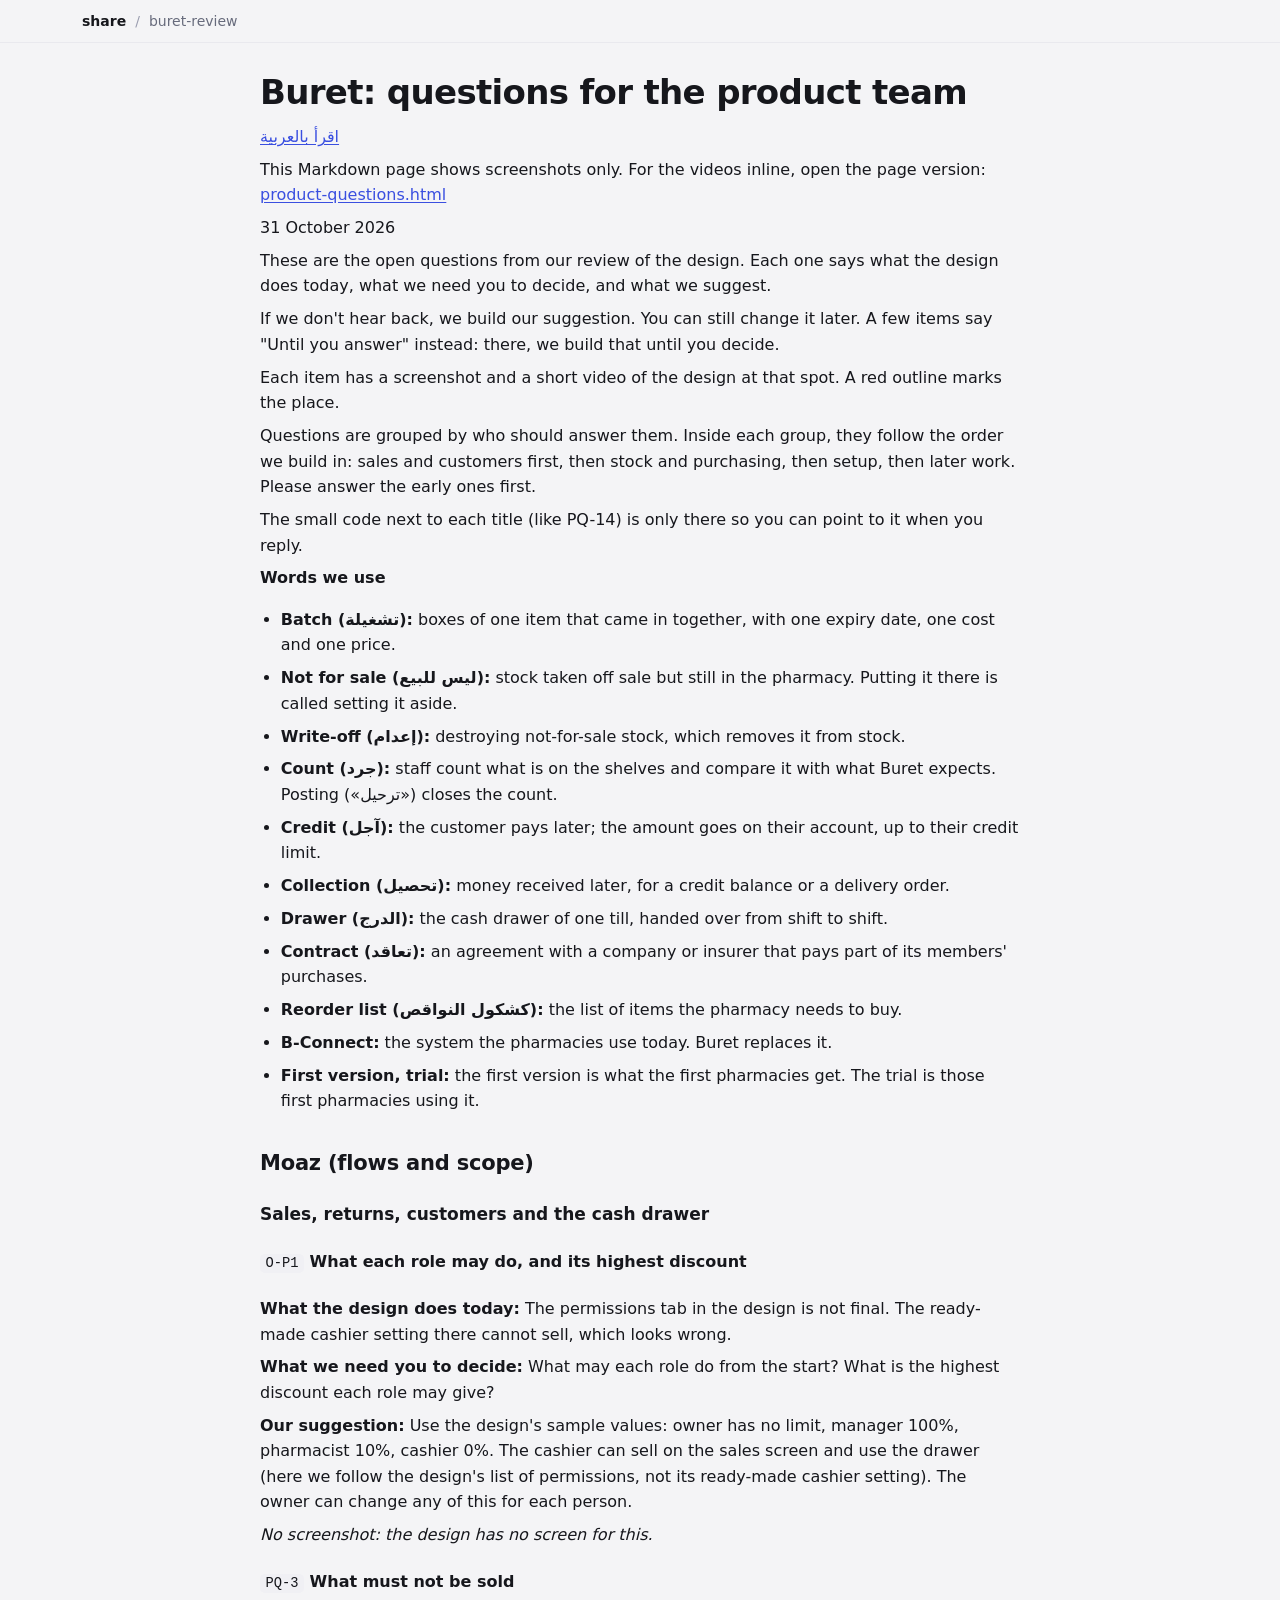
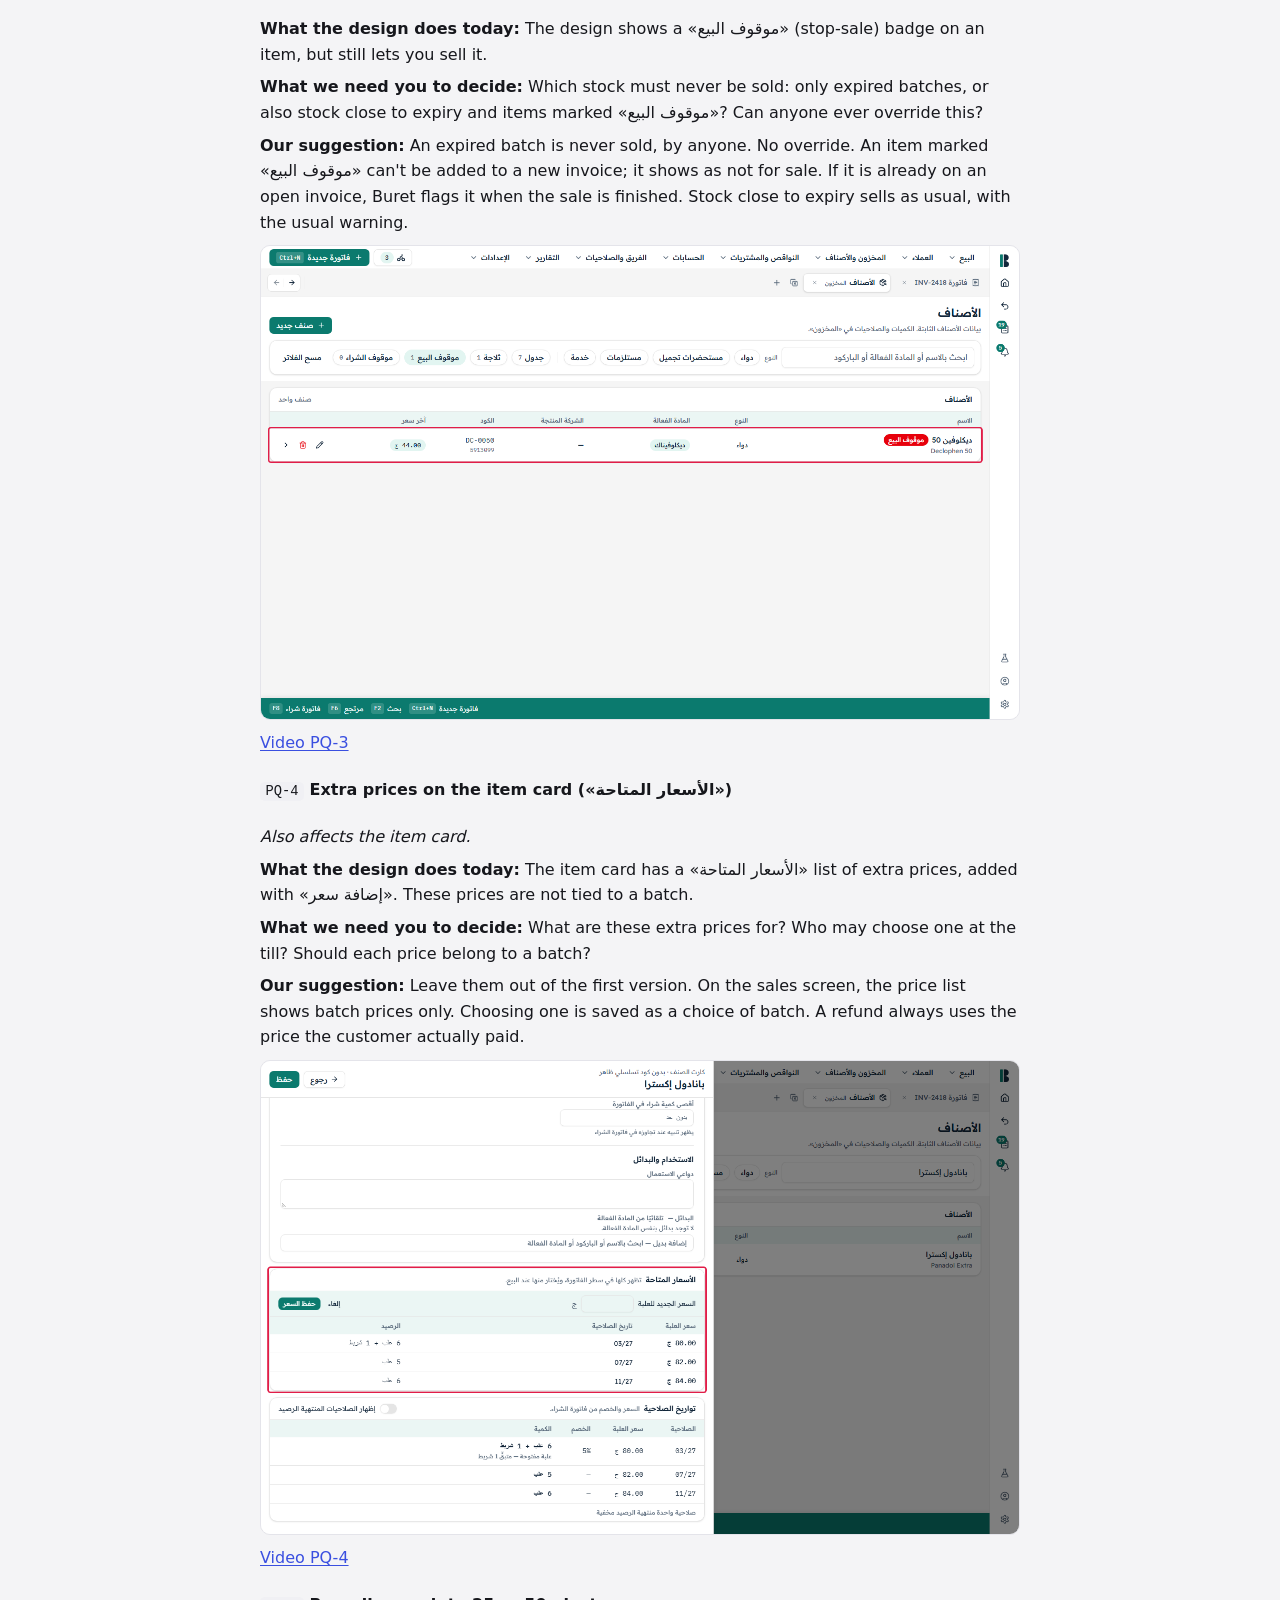
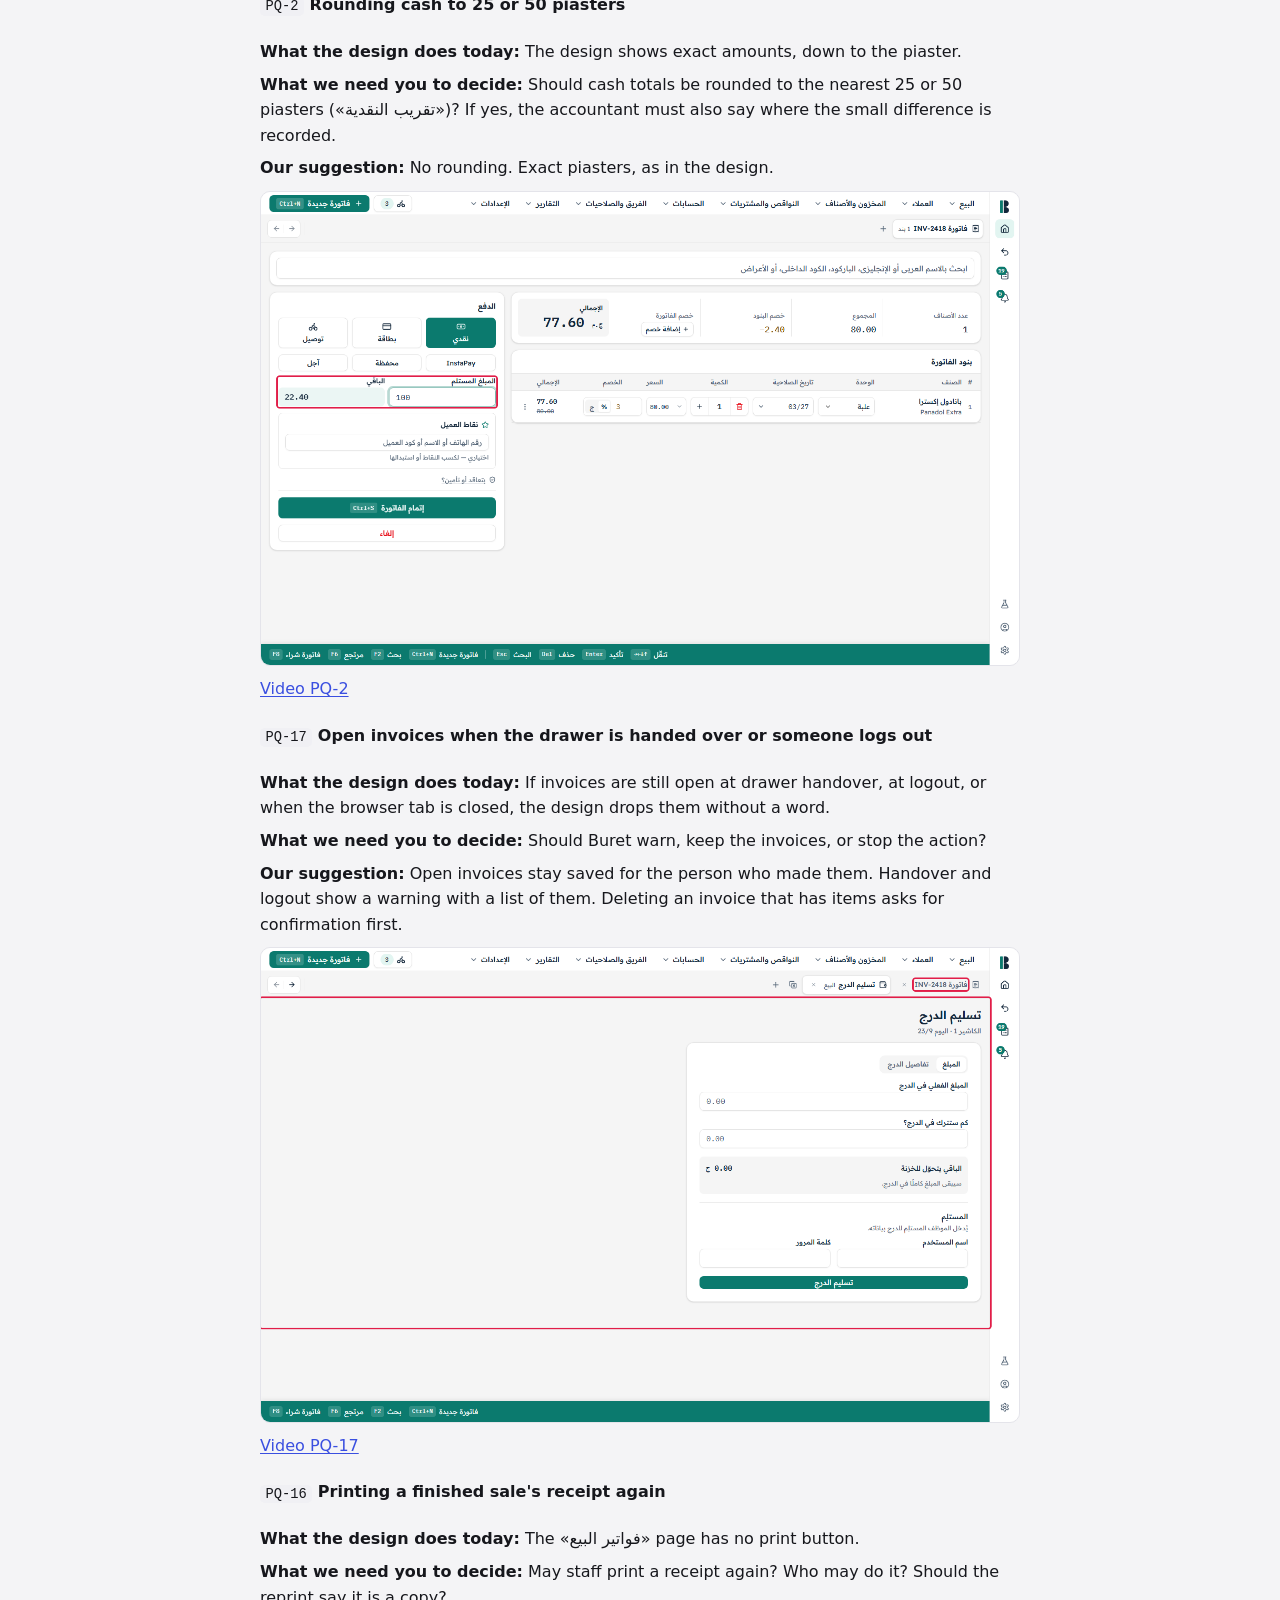
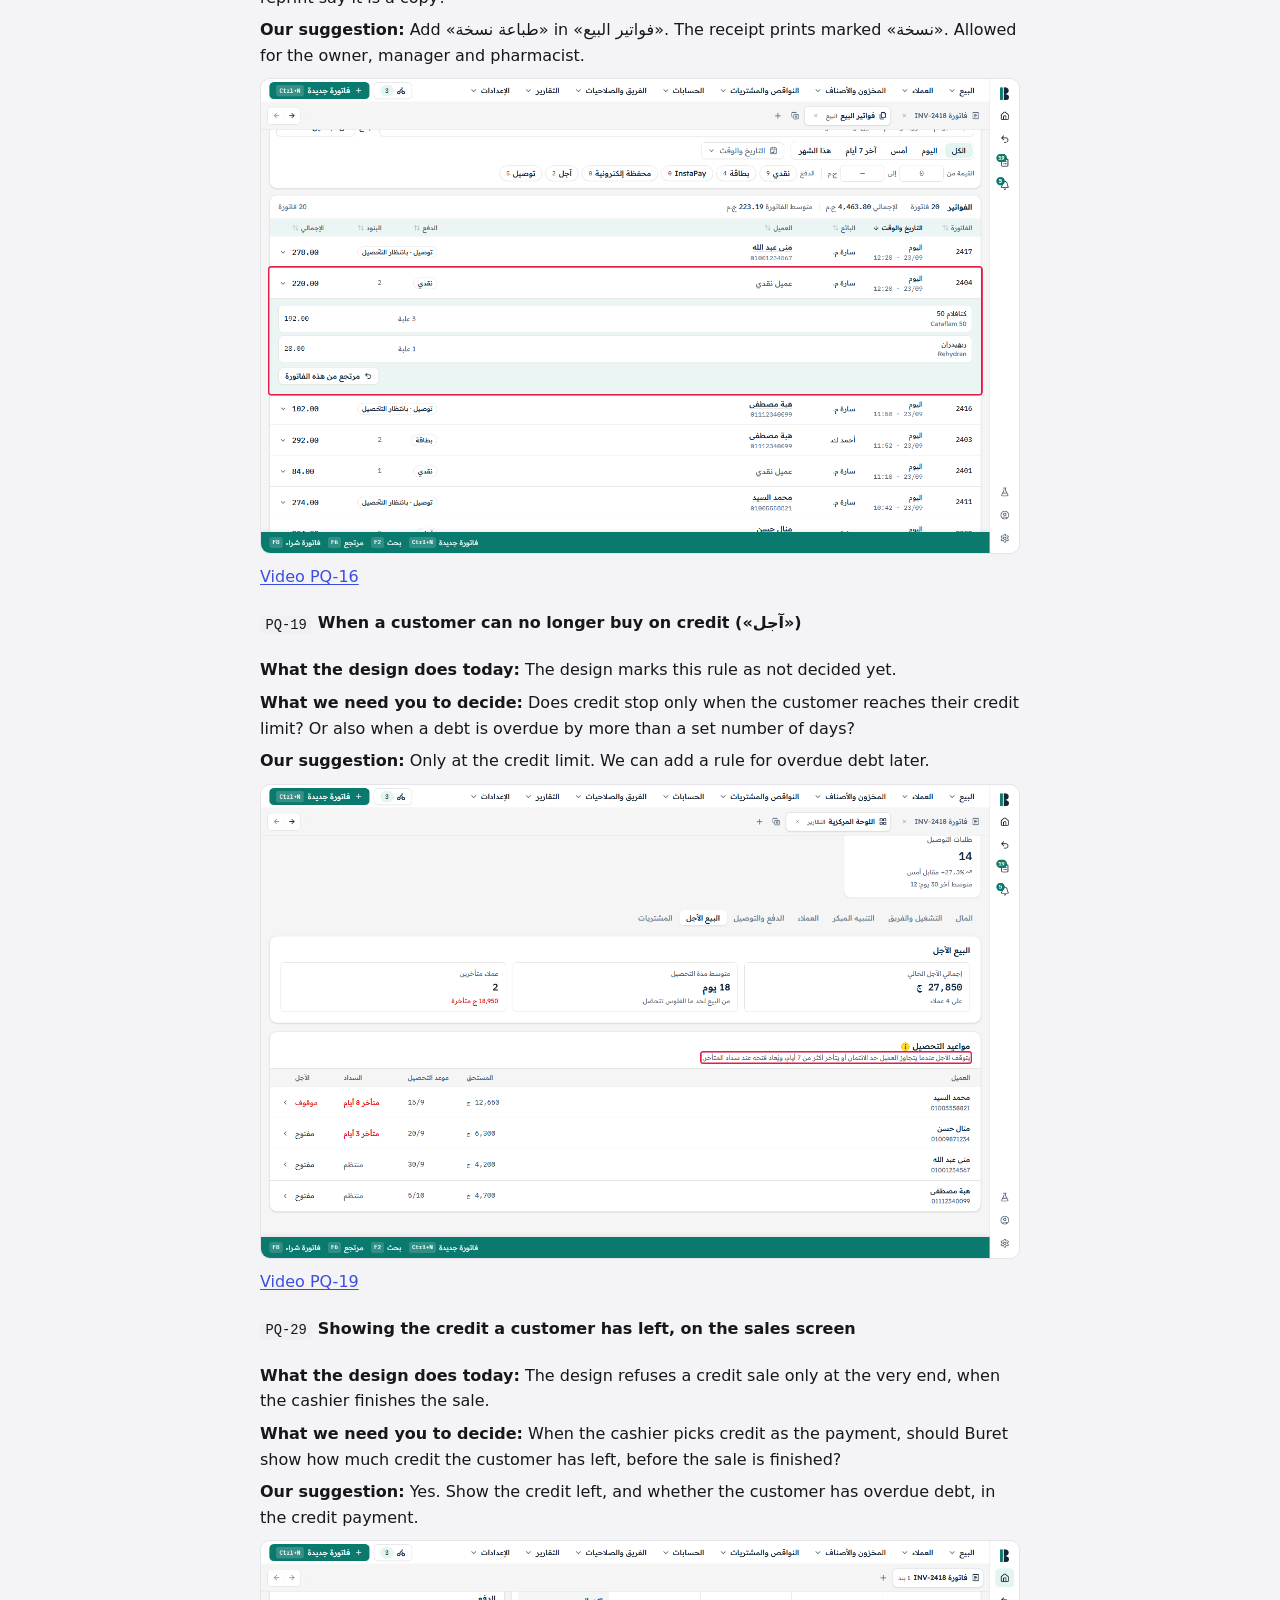
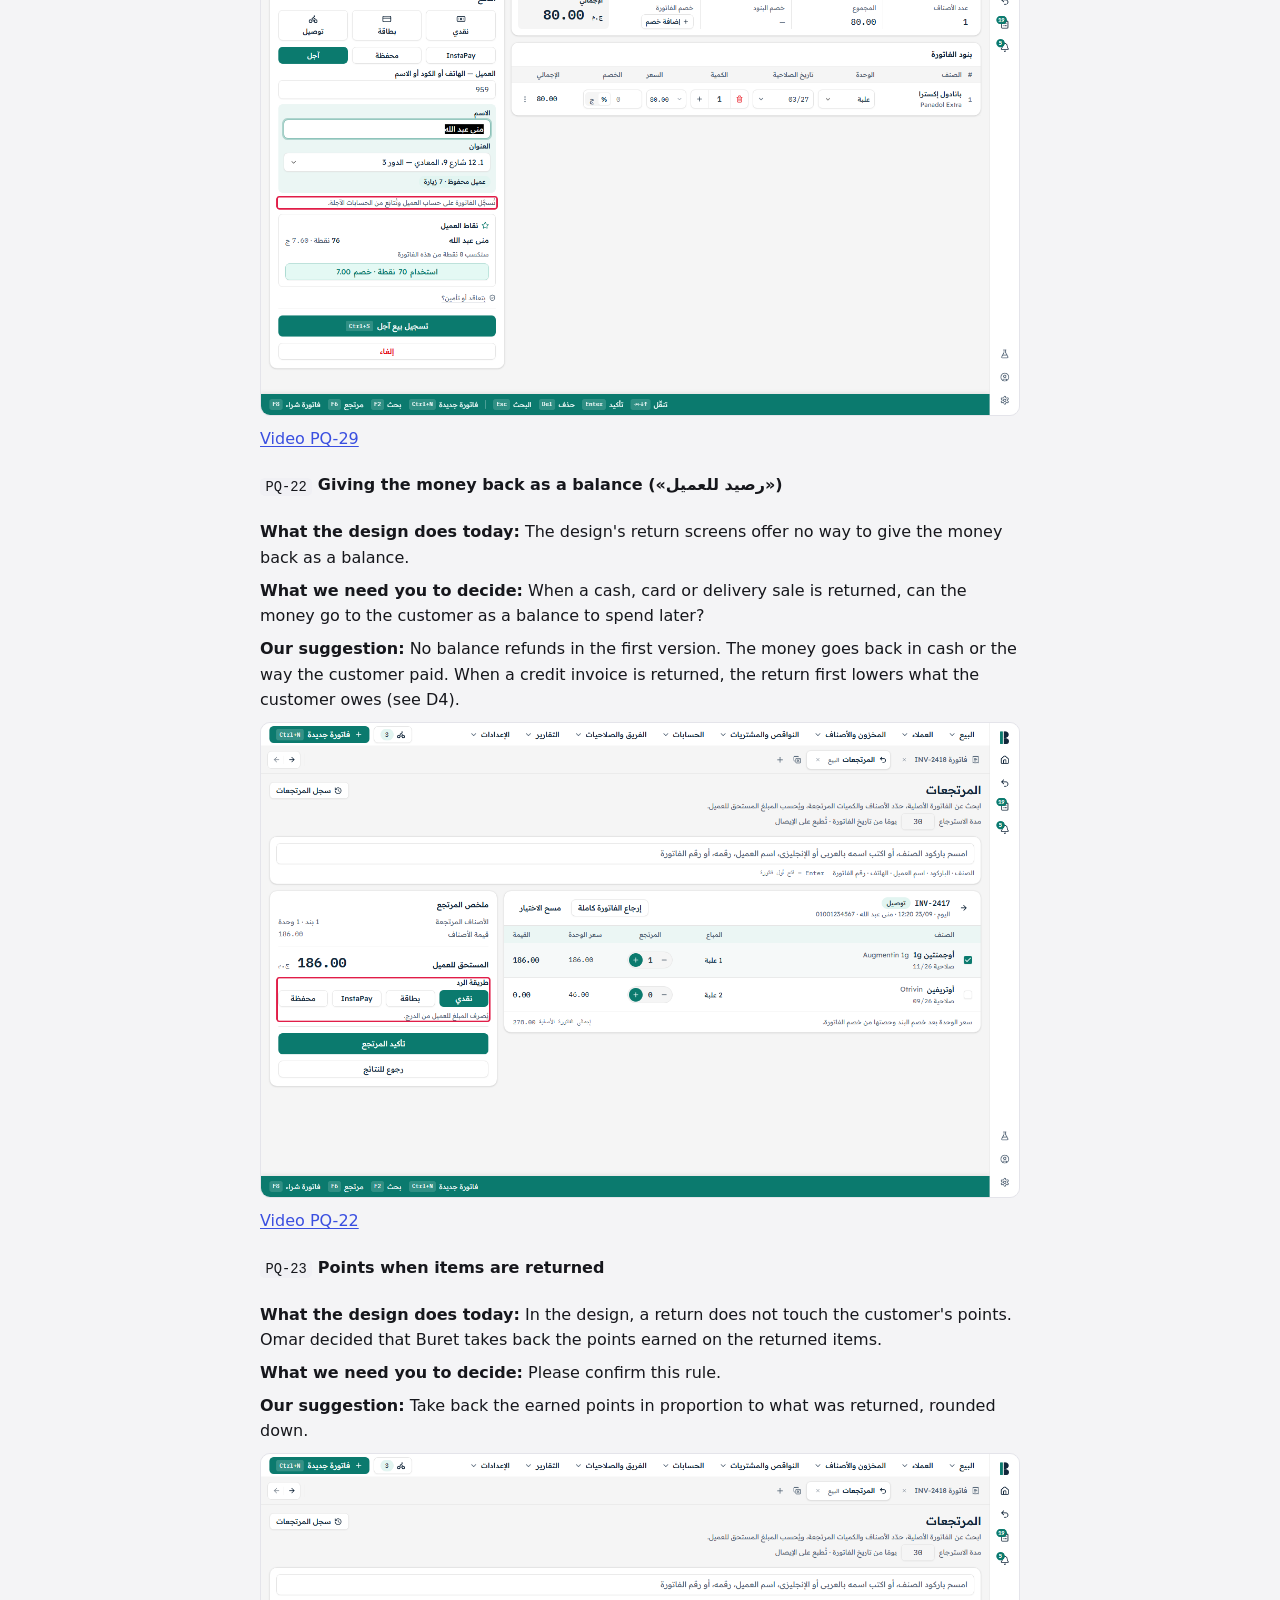
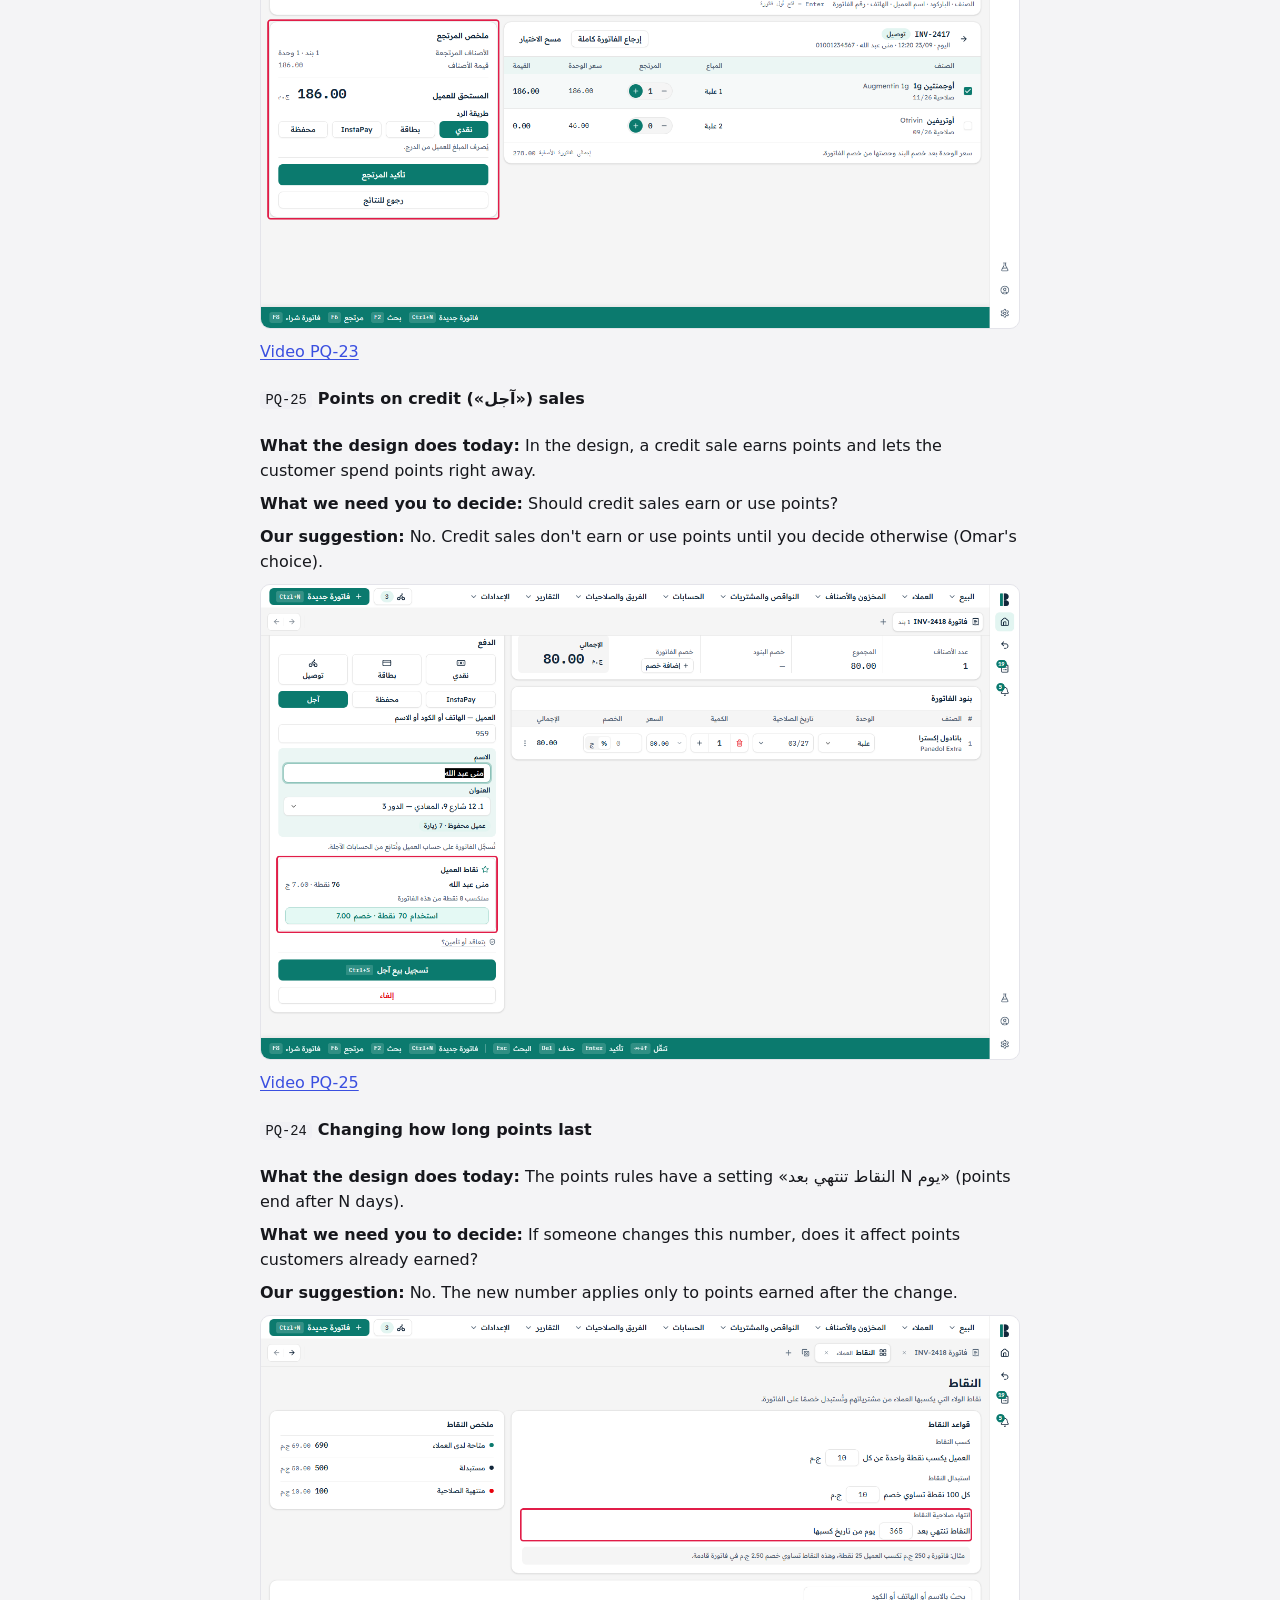
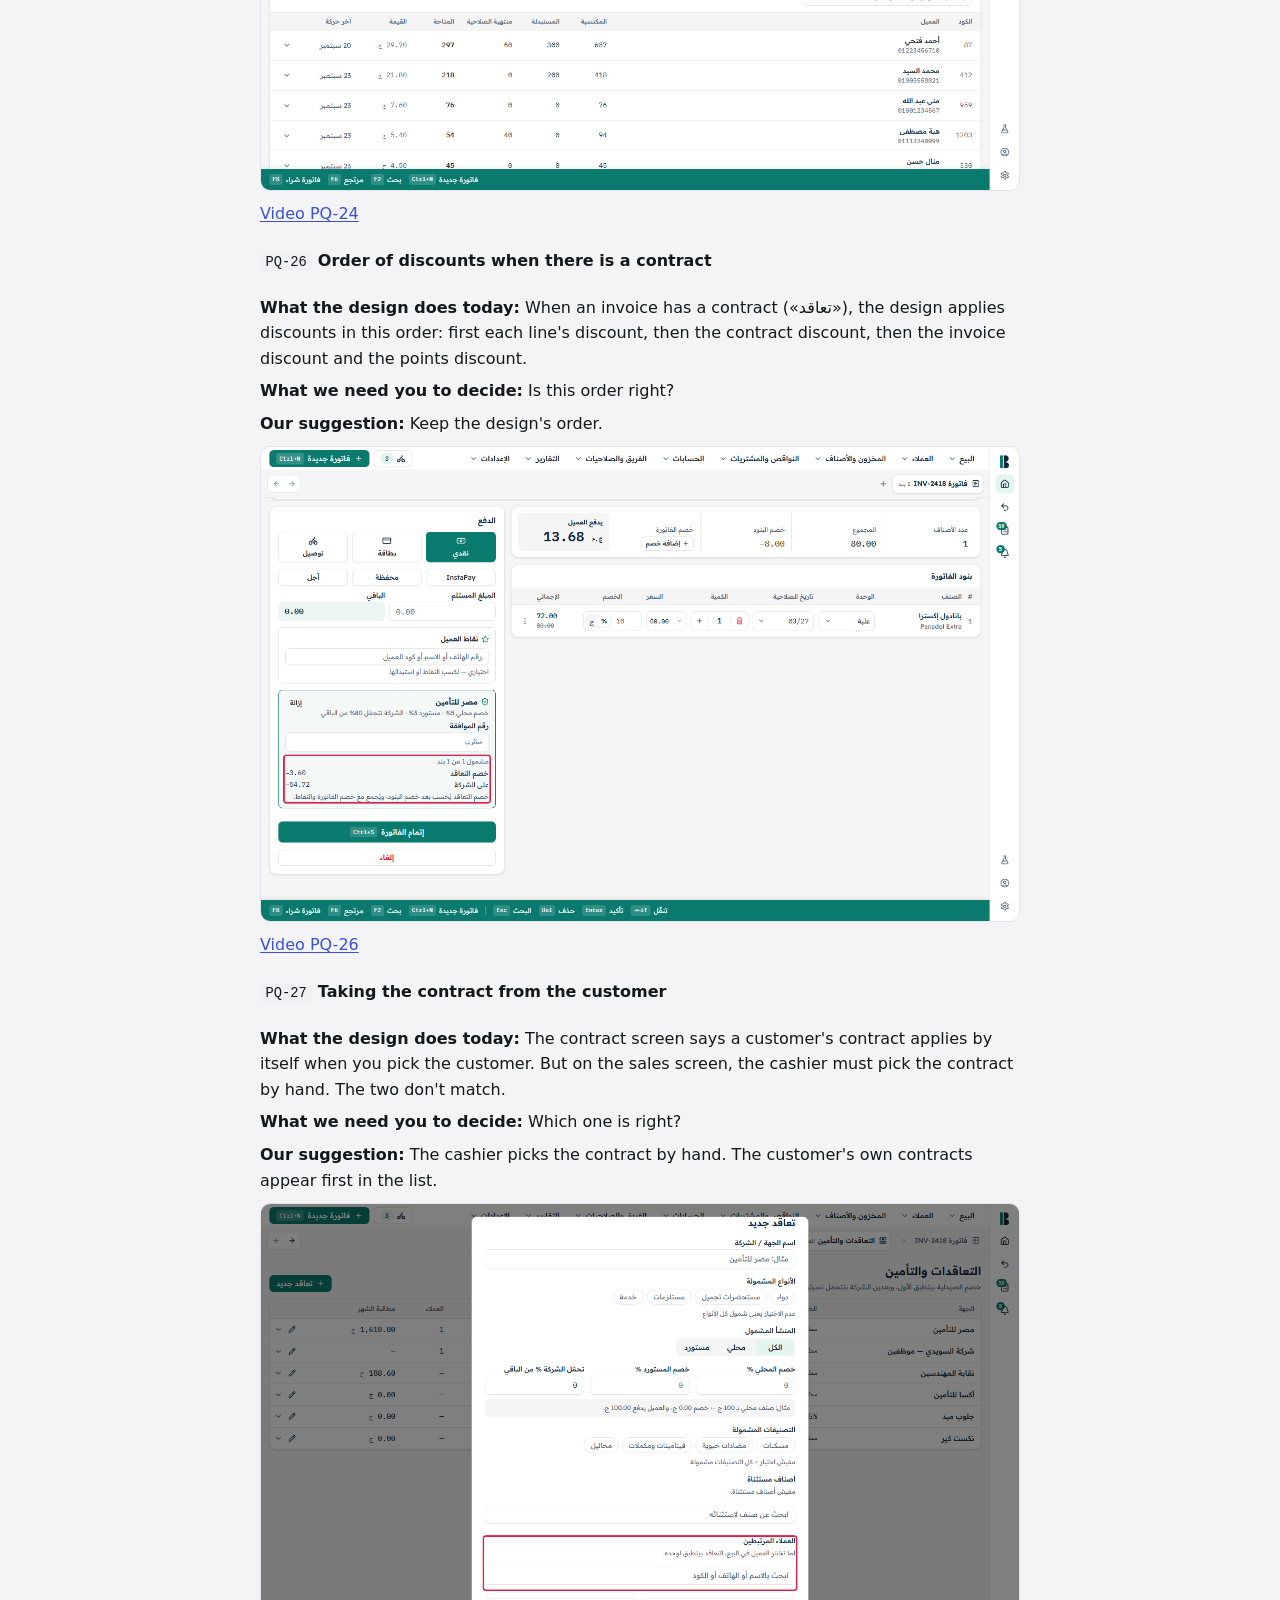
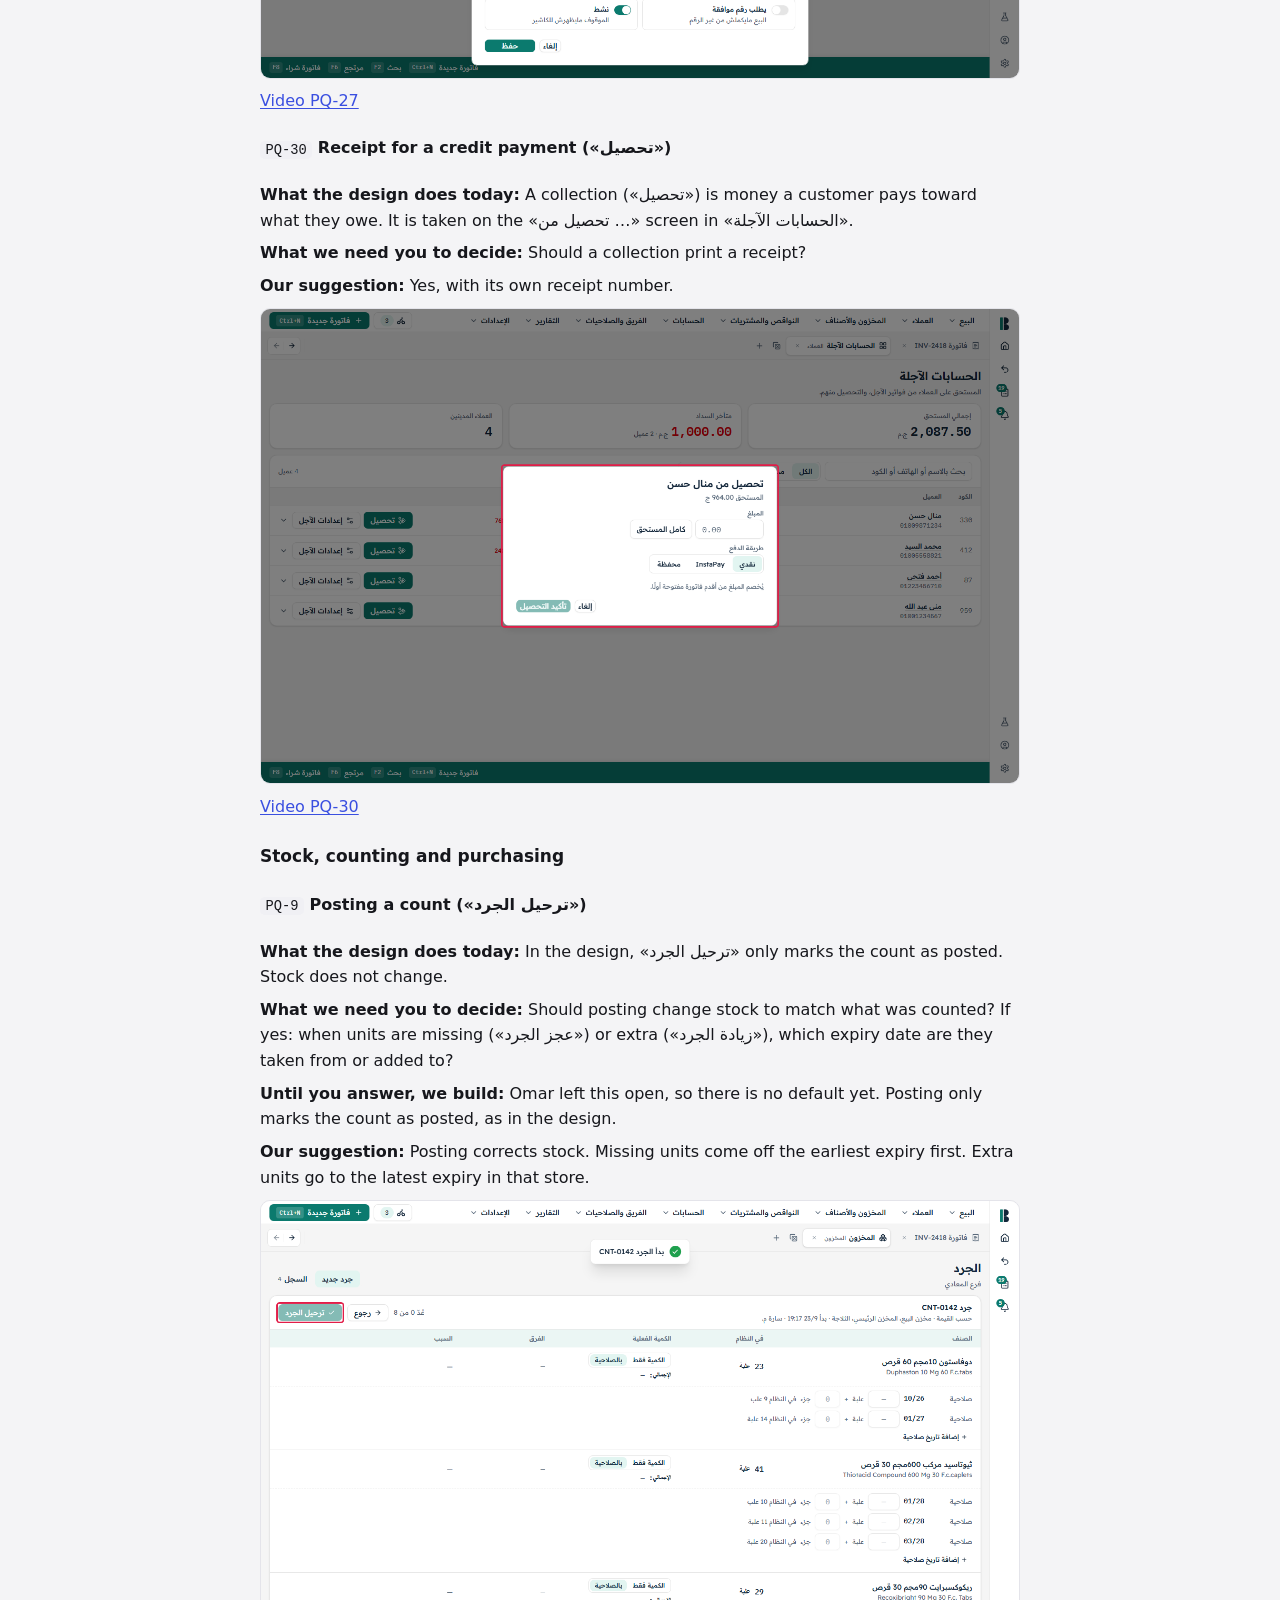
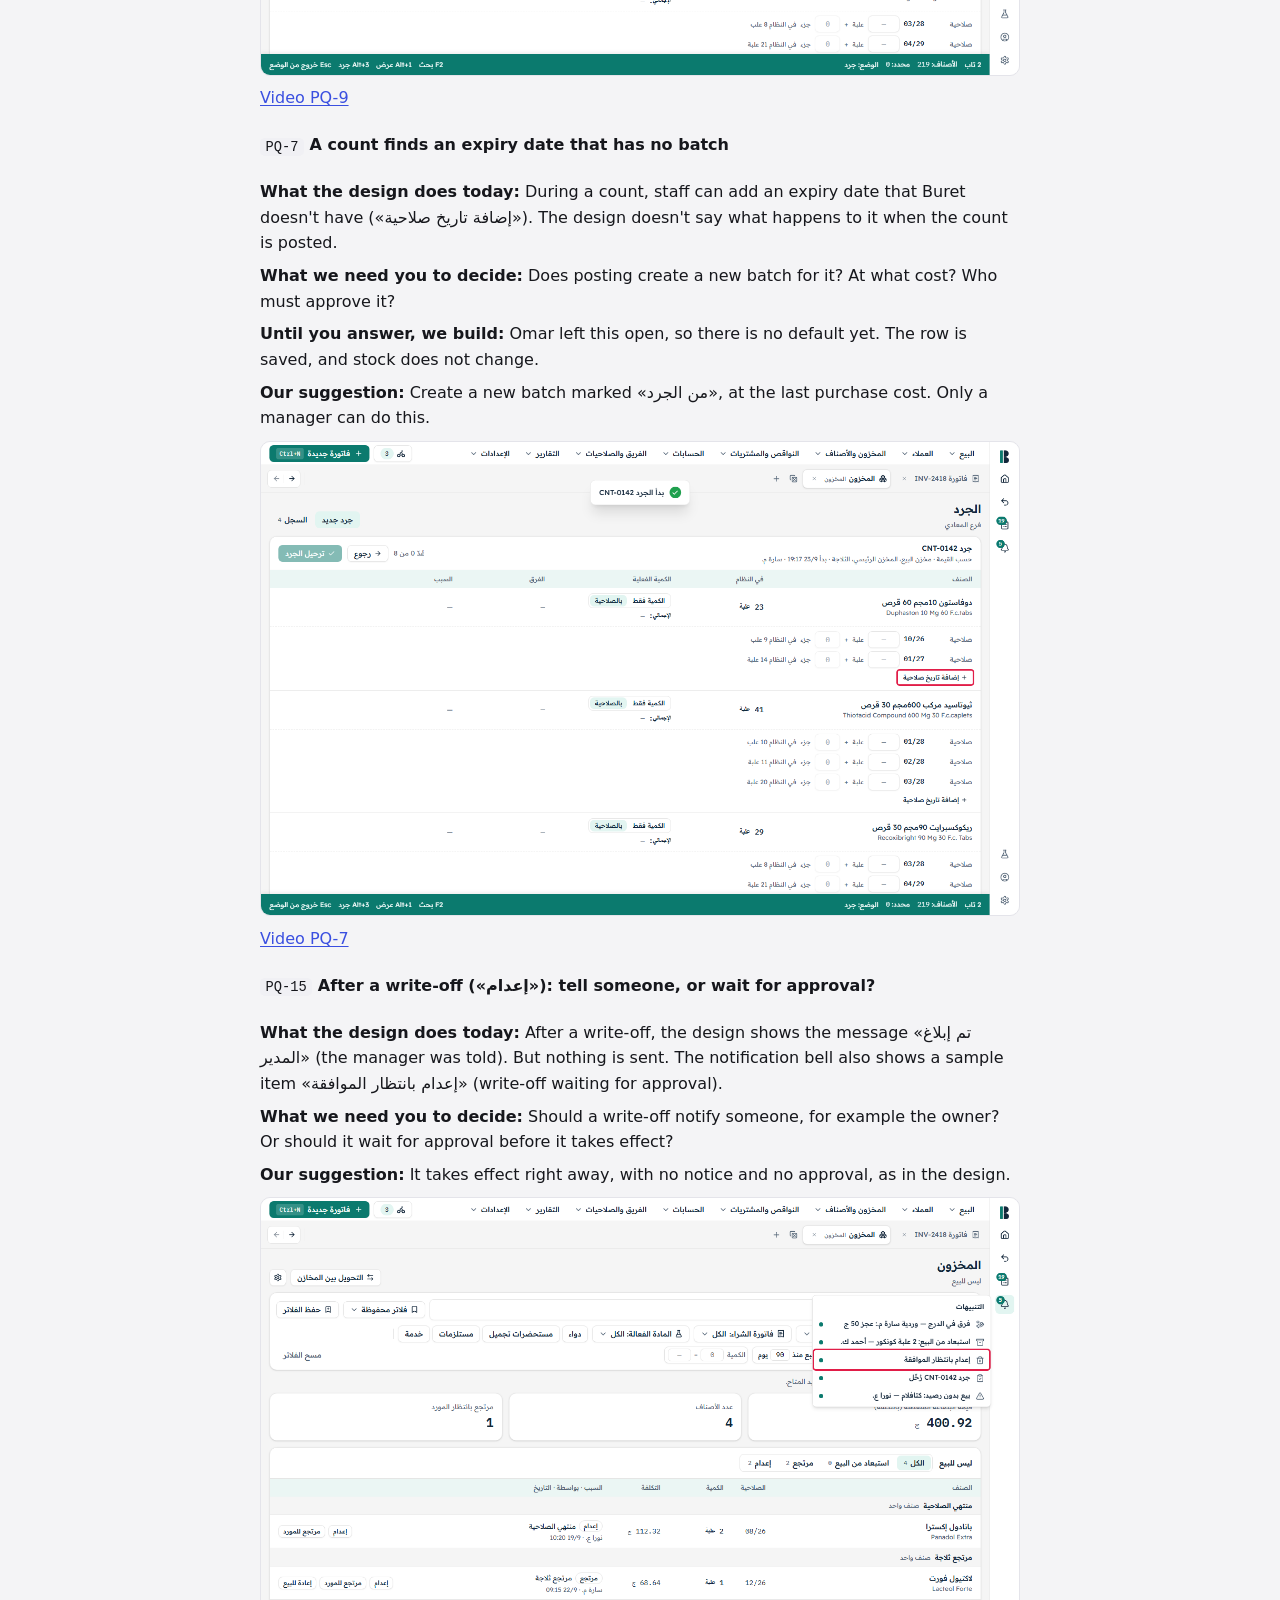
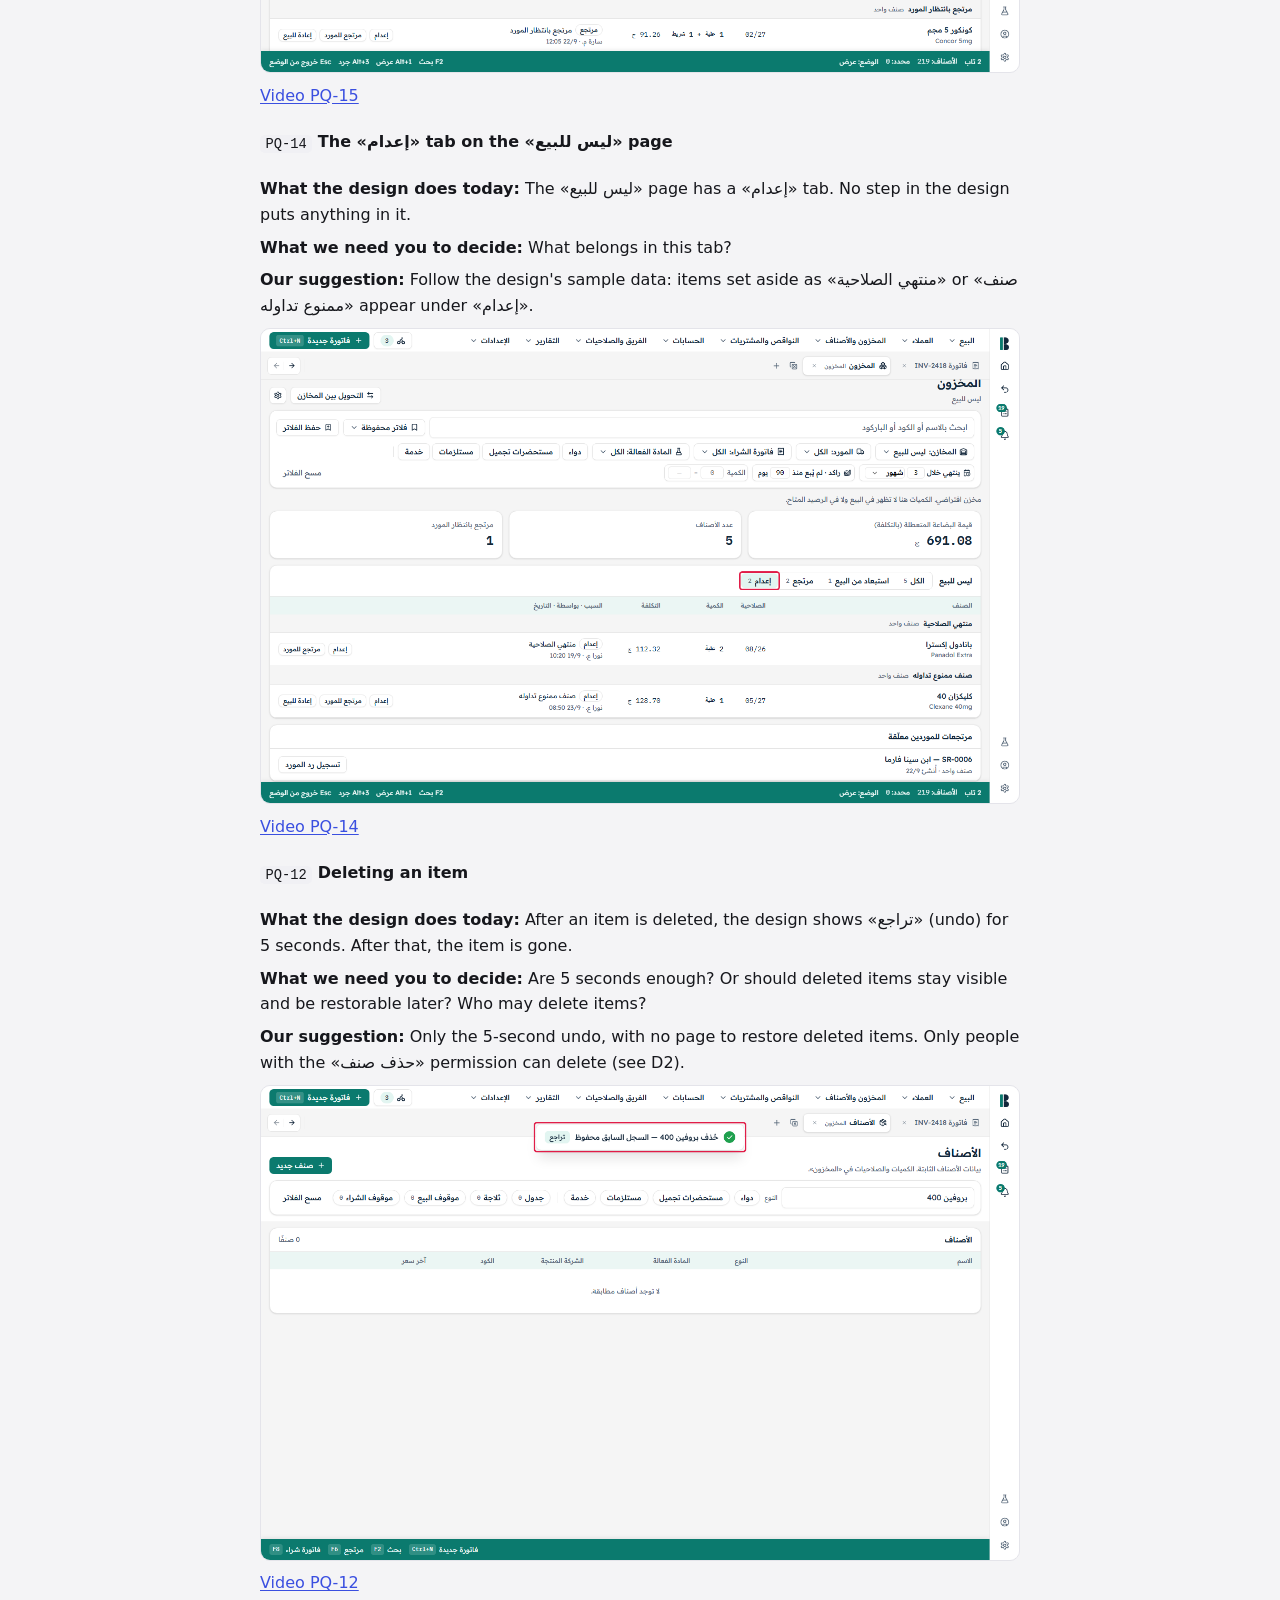
<file: buret-review/product-questions.md.html>
<!doctype html><html lang="en"><head><meta charset="utf-8">
<meta name="viewport" content="width=device-width,initial-scale=1,viewport-fit=cover">
<meta name="color-scheme" content="light dark"><meta name="theme-color" content="#f5f5f7" media="(prefers-color-scheme: light)">
<meta name="theme-color" content="#0e0f13" media="(prefers-color-scheme: dark)">
<link rel="icon" href="../_share/icon.svg?v=1793607868"><link rel="stylesheet" href="../_share/app.css?v=1793607868">
<title>Buret: questions for the product team</title><script>document.documentElement.classList.add("js")</script></head><body class="">
<header class="bar"><nav class="crumbs"><a href="../" class="home">share</a><span class="sep">/</span><a href="../buret-review/">buret-review</a></nav></header>
<main><article class="prose doc"><h1>Buret: questions for the product team</h1>
<p><a href="product-questions.ar.md.html">اقرأ بالعربية</a></p>
<p>This Markdown page shows screenshots only. For the videos inline, open the page version: <a href="product-questions.html">product-questions.html</a></p>
<p>31 October 2026</p>
<p>These are the open questions from our review of the design. Each one says what the design does today, what we need you to decide, and what we suggest.</p>
<p>If we don't hear back, we build our suggestion. You can still change it later. A few items say "Until you answer" instead: there, we build that until you decide.</p>
<p>Each item has a screenshot and a short video of the design at that spot. A red outline marks the place.</p>
<p>Questions are grouped by who should answer them. Inside each group, they follow the order we build in: sales and customers first, then stock and purchasing, then setup, then later work. Please answer the early ones first.</p>
<p>The small code next to each title (like PQ-14) is only there so you can point to it when you reply.</p>
<p><strong>Words we use</strong></p>
<ul>
<li><strong>Batch (تشغيلة):</strong> boxes of one item that came in together, with one expiry date, one cost and one price.</li>
<li><strong>Not for sale (ليس للبيع):</strong> stock taken off sale but still in the pharmacy. Putting it there is called setting it aside.</li>
<li><strong>Write-off (إعدام):</strong> destroying not-for-sale stock, which removes it from stock.</li>
<li><strong>Count (جرد):</strong> staff count what is on the shelves and compare it with what Buret expects. Posting («ترحيل») closes the count.</li>
<li><strong>Credit (آجل):</strong> the customer pays later; the amount goes on their account, up to their credit limit.</li>
<li><strong>Collection (تحصيل):</strong> money received later, for a credit balance or a delivery order.</li>
<li><strong>Drawer (الدرج):</strong> the cash drawer of one till, handed over from shift to shift.</li>
<li><strong>Contract (تعاقد):</strong> an agreement with a company or insurer that pays part of its members' purchases.</li>
<li><strong>Reorder list (كشكول النواقص):</strong> the list of items the pharmacy needs to buy.</li>
<li><strong>B-Connect:</strong> the system the pharmacies use today. Buret replaces it.</li>
<li><strong>First version, trial:</strong> the first version is what the first pharmacies get. The trial is those first pharmacies using it.</li>
</ul>
<h2>Moaz (flows and scope)</h2>
<h3>Sales, returns, customers and the cash drawer</h3>
<h4><code>O-P1</code> What each role may do, and its highest discount</h4>
<p><strong>What the design does today:</strong> The permissions tab in the design is not final. The ready-made cashier setting there cannot sell, which looks wrong.</p>
<p><strong>What we need you to decide:</strong> What may each role do from the start? What is the highest discount each role may give?</p>
<p><strong>Our suggestion:</strong> Use the design's sample values: owner has no limit, manager 100%, pharmacist 10%, cashier 0%. The cashier can sell on the sales screen and use the drawer (here we follow the design's list of permissions, not its ready-made cashier setting). The owner can change any of this for each person.</p>
<p><em>No screenshot: the design has no screen for this.</em></p>
<h4><code>PQ-3</code> What must not be sold</h4>
<p><strong>What the design does today:</strong> The design shows a «موقوف البيع» (stop-sale) badge on an item, but still lets you sell it.</p>
<p><strong>What we need you to decide:</strong> Which stock must never be sold: only expired batches, or also stock close to expiry and items marked «موقوف البيع»? Can anyone ever override this?</p>
<p><strong>Our suggestion:</strong> An expired batch is never sold, by anyone. No override. An item marked «موقوف البيع» can't be added to a new invoice; it shows as not for sale. If it is already on an open invoice, Buret flags it when the sale is finished. Stock close to expiry sells as usual, with the usual warning.</p>
<p><img loading="lazy" decoding="async" alt="Screenshot PQ-3" src="PQ-3.png"></p>
<p><a href="PQ-3.webm">Video PQ-3</a></p>
<h4><code>PQ-4</code> Extra prices on the item card («الأسعار المتاحة»)</h4>
<p><em>Also affects the item card.</em></p>
<p><strong>What the design does today:</strong> The item card has a «الأسعار المتاحة» list of extra prices, added with «إضافة سعر». These prices are not tied to a batch.</p>
<p><strong>What we need you to decide:</strong> What are these extra prices for? Who may choose one at the till? Should each price belong to a batch?</p>
<p><strong>Our suggestion:</strong> Leave them out of the first version. On the sales screen, the price list shows batch prices only. Choosing one is saved as a choice of batch. A refund always uses the price the customer actually paid.</p>
<p><img loading="lazy" decoding="async" alt="Screenshot PQ-4" src="PQ-4.png"></p>
<p><a href="PQ-4.webm">Video PQ-4</a></p>
<h4><code>PQ-2</code> Rounding cash to 25 or 50 piasters</h4>
<p><strong>What the design does today:</strong> The design shows exact amounts, down to the piaster.</p>
<p><strong>What we need you to decide:</strong> Should cash totals be rounded to the nearest 25 or 50 piasters («تقريب النقدية»)? If yes, the accountant must also say where the small difference is recorded.</p>
<p><strong>Our suggestion:</strong> No rounding. Exact piasters, as in the design.</p>
<p><img loading="lazy" decoding="async" alt="Screenshot PQ-2" src="PQ-2.png"></p>
<p><a href="PQ-2.webm">Video PQ-2</a></p>
<h4><code>PQ-17</code> Open invoices when the drawer is handed over or someone logs out</h4>
<p><strong>What the design does today:</strong> If invoices are still open at drawer handover, at logout, or when the browser tab is closed, the design drops them without a word.</p>
<p><strong>What we need you to decide:</strong> Should Buret warn, keep the invoices, or stop the action?</p>
<p><strong>Our suggestion:</strong> Open invoices stay saved for the person who made them. Handover and logout show a warning with a list of them. Deleting an invoice that has items asks for confirmation first.</p>
<p><img loading="lazy" decoding="async" alt="Screenshot PQ-17" src="PQ-17.png"></p>
<p><a href="PQ-17.webm">Video PQ-17</a></p>
<h4><code>PQ-16</code> Printing a finished sale's receipt again</h4>
<p><strong>What the design does today:</strong> The «فواتير البيع» page has no print button.</p>
<p><strong>What we need you to decide:</strong> May staff print a receipt again? Who may do it? Should the reprint say it is a copy?</p>
<p><strong>Our suggestion:</strong> Add «طباعة نسخة» in «فواتير البيع». The receipt prints marked «نسخة». Allowed for the owner, manager and pharmacist.</p>
<p><img loading="lazy" decoding="async" alt="Screenshot PQ-16" src="PQ-16.png"></p>
<p><a href="PQ-16.webm">Video PQ-16</a></p>
<h4><code>PQ-19</code> When a customer can no longer buy on credit («آجل»)</h4>
<p><strong>What the design does today:</strong> The design marks this rule as not decided yet.</p>
<p><strong>What we need you to decide:</strong> Does credit stop only when the customer reaches their credit limit? Or also when a debt is overdue by more than a set number of days?</p>
<p><strong>Our suggestion:</strong> Only at the credit limit. We can add a rule for overdue debt later.</p>
<p><img loading="lazy" decoding="async" alt="Screenshot PQ-19" src="PQ-19.png"></p>
<p><a href="PQ-19.webm">Video PQ-19</a></p>
<h4><code>PQ-29</code> Showing the credit a customer has left, on the sales screen</h4>
<p><strong>What the design does today:</strong> The design refuses a credit sale only at the very end, when the cashier finishes the sale.</p>
<p><strong>What we need you to decide:</strong> When the cashier picks credit as the payment, should Buret show how much credit the customer has left, before the sale is finished?</p>
<p><strong>Our suggestion:</strong> Yes. Show the credit left, and whether the customer has overdue debt, in the credit payment.</p>
<p><img loading="lazy" decoding="async" alt="Screenshot PQ-29" src="PQ-29.png"></p>
<p><a href="PQ-29.webm">Video PQ-29</a></p>
<h4><code>PQ-22</code> Giving the money back as a balance («رصيد للعميل»)</h4>
<p><strong>What the design does today:</strong> The design's return screens offer no way to give the money back as a balance.</p>
<p><strong>What we need you to decide:</strong> When a cash, card or delivery sale is returned, can the money go to the customer as a balance to spend later?</p>
<p><strong>Our suggestion:</strong> No balance refunds in the first version. The money goes back in cash or the way the customer paid. When a credit invoice is returned, the return first lowers what the customer owes (see D4).</p>
<p><img loading="lazy" decoding="async" alt="Screenshot PQ-22" src="PQ-22.png"></p>
<p><a href="PQ-22.webm">Video PQ-22</a></p>
<h4><code>PQ-23</code> Points when items are returned</h4>
<p><strong>What the design does today:</strong> In the design, a return does not touch the customer's points. Omar decided that Buret takes back the points earned on the returned items.</p>
<p><strong>What we need you to decide:</strong> Please confirm this rule.</p>
<p><strong>Our suggestion:</strong> Take back the earned points in proportion to what was returned, rounded down.</p>
<p><img loading="lazy" decoding="async" alt="Screenshot PQ-23" src="PQ-23.png"></p>
<p><a href="PQ-23.webm">Video PQ-23</a></p>
<h4><code>PQ-25</code> Points on credit («آجل») sales</h4>
<p><strong>What the design does today:</strong> In the design, a credit sale earns points and lets the customer spend points right away.</p>
<p><strong>What we need you to decide:</strong> Should credit sales earn or use points?</p>
<p><strong>Our suggestion:</strong> No. Credit sales don't earn or use points until you decide otherwise (Omar's choice).</p>
<p><img loading="lazy" decoding="async" alt="Screenshot PQ-25" src="PQ-25.png"></p>
<p><a href="PQ-25.webm">Video PQ-25</a></p>
<h4><code>PQ-24</code> Changing how long points last</h4>
<p><strong>What the design does today:</strong> The points rules have a setting «النقاط تنتهي بعد N يوم» (points end after N days).</p>
<p><strong>What we need you to decide:</strong> If someone changes this number, does it affect points customers already earned?</p>
<p><strong>Our suggestion:</strong> No. The new number applies only to points earned after the change.</p>
<p><img loading="lazy" decoding="async" alt="Screenshot PQ-24" src="PQ-24.png"></p>
<p><a href="PQ-24.webm">Video PQ-24</a></p>
<h4><code>PQ-26</code> Order of discounts when there is a contract</h4>
<p><strong>What the design does today:</strong> When an invoice has a contract («تعاقد»), the design applies discounts in this order: first each line's discount, then the contract discount, then the invoice discount and the points discount.</p>
<p><strong>What we need you to decide:</strong> Is this order right?</p>
<p><strong>Our suggestion:</strong> Keep the design's order.</p>
<p><img loading="lazy" decoding="async" alt="Screenshot PQ-26" src="PQ-26.png"></p>
<p><a href="PQ-26.webm">Video PQ-26</a></p>
<h4><code>PQ-27</code> Taking the contract from the customer</h4>
<p><strong>What the design does today:</strong> The contract screen says a customer's contract applies by itself when you pick the customer. But on the sales screen, the cashier must pick the contract by hand. The two don't match.</p>
<p><strong>What we need you to decide:</strong> Which one is right?</p>
<p><strong>Our suggestion:</strong> The cashier picks the contract by hand. The customer's own contracts appear first in the list.</p>
<p><img loading="lazy" decoding="async" alt="Screenshot PQ-27" src="PQ-27.png"></p>
<p><a href="PQ-27.webm">Video PQ-27</a></p>
<h4><code>PQ-30</code> Receipt for a credit payment («تحصيل»)</h4>
<p><strong>What the design does today:</strong> A collection («تحصيل») is money a customer pays toward what they owe. It is taken on the «تحصيل من …» screen in «الحسابات الآجلة».</p>
<p><strong>What we need you to decide:</strong> Should a collection print a receipt?</p>
<p><strong>Our suggestion:</strong> Yes, with its own receipt number.</p>
<p><img loading="lazy" decoding="async" alt="Screenshot PQ-30" src="PQ-30.png"></p>
<p><a href="PQ-30.webm">Video PQ-30</a></p>
<h3>Stock, counting and purchasing</h3>
<h4><code>PQ-9</code> Posting a count («ترحيل الجرد»)</h4>
<p><strong>What the design does today:</strong> In the design, «ترحيل الجرد» only marks the count as posted. Stock does not change.</p>
<p><strong>What we need you to decide:</strong> Should posting change stock to match what was counted? If yes: when units are missing («عجز الجرد») or extra («زيادة الجرد»), which expiry date are they taken from or added to?</p>
<p><strong>Until you answer, we build:</strong> Omar left this open, so there is no default yet. Posting only marks the count as posted, as in the design.</p>
<p><strong>Our suggestion:</strong> Posting corrects stock. Missing units come off the earliest expiry first. Extra units go to the latest expiry in that store.</p>
<p><img loading="lazy" decoding="async" alt="Screenshot PQ-9" src="PQ-9.png"></p>
<p><a href="PQ-9.webm">Video PQ-9</a></p>
<h4><code>PQ-7</code> A count finds an expiry date that has no batch</h4>
<p><strong>What the design does today:</strong> During a count, staff can add an expiry date that Buret doesn't have («إضافة تاريخ صلاحية»). The design doesn't say what happens to it when the count is posted.</p>
<p><strong>What we need you to decide:</strong> Does posting create a new batch for it? At what cost? Who must approve it?</p>
<p><strong>Until you answer, we build:</strong> Omar left this open, so there is no default yet. The row is saved, and stock does not change.</p>
<p><strong>Our suggestion:</strong> Create a new batch marked «من الجرد», at the last purchase cost. Only a manager can do this.</p>
<p><img loading="lazy" decoding="async" alt="Screenshot PQ-7" src="PQ-7.png"></p>
<p><a href="PQ-7.webm">Video PQ-7</a></p>
<h4><code>PQ-15</code> After a write-off («إعدام»): tell someone, or wait for approval?</h4>
<p><strong>What the design does today:</strong> After a write-off, the design shows the message «تم إبلاغ المدير» (the manager was told). But nothing is sent. The notification bell also shows a sample item «إعدام بانتظار الموافقة» (write-off waiting for approval).</p>
<p><strong>What we need you to decide:</strong> Should a write-off notify someone, for example the owner? Or should it wait for approval before it takes effect?</p>
<p><strong>Our suggestion:</strong> It takes effect right away, with no notice and no approval, as in the design.</p>
<p><img loading="lazy" decoding="async" alt="Screenshot PQ-15" src="PQ-15.png"></p>
<p><a href="PQ-15.webm">Video PQ-15</a></p>
<h4><code>PQ-14</code> The «إعدام» tab on the «ليس للبيع» page</h4>
<p><strong>What the design does today:</strong> The «ليس للبيع» page has a «إعدام» tab. No step in the design puts anything in it.</p>
<p><strong>What we need you to decide:</strong> What belongs in this tab?</p>
<p><strong>Our suggestion:</strong> Follow the design's sample data: items set aside as «منتهي الصلاحية» or «صنف ممنوع تداوله» appear under «إعدام».</p>
<p><img loading="lazy" decoding="async" alt="Screenshot PQ-14" src="PQ-14.png"></p>
<p><a href="PQ-14.webm">Video PQ-14</a></p>
<h4><code>PQ-12</code> Deleting an item</h4>
<p><strong>What the design does today:</strong> After an item is deleted, the design shows «تراجع» (undo) for 5 seconds. After that, the item is gone.</p>
<p><strong>What we need you to decide:</strong> Are 5 seconds enough? Or should deleted items stay visible and be restorable later? Who may delete items?</p>
<p><strong>Our suggestion:</strong> Only the 5-second undo, with no page to restore deleted items. Only people with the «حذف صنف» permission can delete (see D2).</p>
<p><img loading="lazy" decoding="async" alt="Screenshot PQ-12" src="PQ-12.png"></p>
<p><a href="PQ-12.webm">Video PQ-12</a></p>
<h4><code>PQ-13</code> Two batches with the same expiry date</h4>
<p><strong>What the design does today:</strong> An item can have two batches with the same expiry date but a different price or cost. The screenshot shows where an item's batches are listed («تواريخ الصلاحية»).</p>
<p><strong>What we need you to decide:</strong> Should they show as separate rows?</p>
<p><strong>Our suggestion:</strong> One row per batch on the stock page, as in the design. Counting and setting stock aside group batches by expiry date.</p>
<p><img loading="lazy" decoding="async" alt="Screenshot PQ-13" src="PQ-13.png"></p>
<p><a href="PQ-13.webm">Video PQ-13</a></p>
<h4><code>PQ-37</code> Cancelling an approved purchase invoice</h4>
<p><strong>What the design does today:</strong> In the design, an approved purchase invoice opens read-only («معتمدة — للعرض فقط»). It can't be edited or cancelled.</p>
<p><strong>What we need you to decide:</strong> Do you need a way to reverse a purchase invoice after it is approved?</p>
<p><strong>Our suggestion:</strong> No. Fix mistakes with a return to the supplier.</p>
<p><img loading="lazy" decoding="async" alt="Screenshot PQ-37" src="PQ-37.png"></p>
<p><a href="PQ-37.webm">Video PQ-37</a></p>
<h4><code>PQ-39</code> An order sent to a supplier that never arrives</h4>
<p><strong>What the design does today:</strong> Once an item is ordered from a supplier, it is hidden from «كشكول النواقص» and from the suggestions until the purchase invoice arrives. If the order never comes, the item stays hidden forever. The design has no way to cancel a sent order.</p>
<p><strong>What we need you to decide:</strong> Should a sent order be cancellable? Should it expire after some time, or remind someone?</p>
<p><strong>Until you answer, we build:</strong> As in the design.</p>
<p><strong>Our suggestion:</strong> Each line of a sent order can be cancelled with the reason «لم يتوفر لدى المورد». The item then goes back to «كشكول النواقص».</p>
<p><img loading="lazy" decoding="async" alt="Screenshot PQ-39" src="PQ-39.png"></p>
<p><a href="PQ-39.webm">Video PQ-39</a></p>
<h4><code>PQ-40</code> The same supplier bill entered twice</h4>
<p><strong>What the design does today:</strong> The design doesn't check for this. You can enter a bill with a number already used for the same supplier, and nothing warns you.</p>
<p><strong>What we need you to decide:</strong> If the same supplier and bill number are entered again, should Buret warn, or block it?</p>
<p><strong>Until you answer, we build:</strong> As in the design (no check).</p>
<p><strong>Our suggestion:</strong> Warn when the supplier and bill number match an earlier bill.</p>
<p><img loading="lazy" decoding="async" alt="Screenshot PQ-40" src="PQ-40.png"></p>
<p><a href="PQ-40.webm">Video PQ-40</a></p>
<h4><code>PQ-41</code> Draft purchase invoices: shared or personal</h4>
<p><strong>What the design does today:</strong> The design lists everyone's drafts together («مسودات بانتظار المراجعة»). A draft doesn't show who made it, and two people can open it at the same time.</p>
<p><strong>What we need you to decide:</strong> Should drafts be shared by everyone, or belong to the person who made them?</p>
<p><strong>Our suggestion:</strong> Shared, as in the design, and saved automatically.</p>
<p><img loading="lazy" decoding="async" alt="Screenshot PQ-41" src="PQ-41.png"></p>
<p><a href="PQ-41.webm">Video PQ-41</a></p>
<h4><code>PQ-42</code> Supplier minimum order («حد الطلبية»)</h4>
<p><strong>What the design does today:</strong> The supplier page stores and shows a minimum order amount. Nothing uses it.</p>
<p><strong>What we need you to decide:</strong> Should it do something? For example, warn when an order is below it.</p>
<p><strong>Our suggestion:</strong> Store it and show it. Nothing more.</p>
<p><img loading="lazy" decoding="async" alt="Screenshot PQ-42" src="PQ-42.png"></p>
<p><a href="PQ-42.webm">Video PQ-42</a></p>
<h4><code>PQ-43</code> Where does «أعلى خصم» come from?</h4>
<p><strong>What the design does today:</strong> «كشكول النواقص» has a «أعلى خصم» (best discount) column. Today it shows sample data only.</p>
<p><strong>What we need you to decide:</strong> Where should the number come from: the last purchase invoice line, or a list of supplier offers? Or should we drop the column?</p>
<p><strong>Until you answer, we build:</strong> Not built yet.</p>
<p><strong>Our suggestion:</strong> Take it from the latest approved purchase invoice line for that supplier and item. Hide it when there is none.</p>
<p><img loading="lazy" decoding="async" alt="Screenshot PQ-43" src="PQ-43.png"></p>
<p><a href="PQ-43.webm">Video PQ-43</a></p>
<h3>Setup and moving from B-Connect</h3>
<h4><code>PQ-31</code> Bringing customers and their balances from B-Connect</h4>
<p><strong>What the design does today:</strong> In the design, moving a pharmacy from B-Connect takes six steps. They end at «المخزون المنقول» (stock moved). None of them covers customers or what they owe.</p>
<p><strong>What we need you to decide:</strong> What should the step that reviews the moved customers look like?</p>
<p><strong>Our suggestion:</strong> Customers, their credit terms, and one opening balance each (dated on the day of the move) are brought in. A review step lists them. We build that step from the design's existing parts.</p>
<p><img loading="lazy" decoding="async" alt="Screenshot PQ-31" src="PQ-31.png"></p>
<p><a href="PQ-31.webm">Video PQ-31</a></p>
<h3>Later</h3>
<h4><code>PQ-1</code> Login: B-Connect username and password, or name and PIN</h4>
<p><strong>What the design does today:</strong> The design's login screen is only a placeholder («شاشة الدخول لم تُصمَّم بعد»). The first version starts with the usernames and passwords people already use in B-Connect.</p>
<p><strong>What we need you to decide:</strong> Keep that for the long term? Or move to picking your name and typing a short PIN on shared tills?</p>
<p><strong>Our suggestion:</strong> The first version works as above. A new pharmacy (not moving from B-Connect) creates passwords at first login. Name and PIN can come after the trial, if you want it.</p>
<p><img loading="lazy" decoding="async" alt="Screenshot PQ-1" src="PQ-1.png"></p>
<p><a href="PQ-1.webm">Video PQ-1</a></p>
<h2>Mostafa (design)</h2>
<p>Most items here are places where Buret will work differently from the design on purpose. Omar decided each one on 30 October 2026. "The design" is what the screens do today. "Buret" is what we will build. Mostafa: please check that the screens still make sense. Many of these are also rules about stock or money, so Moaz, please confirm them too. Two items are open questions: PQ-32 and PQ-46.</p>
<h3>Sales, returns, customers and the cash drawer</h3>
<h4><code>PQ-32</code> The words «العملاء المدينين» and «مدينين»</h4>
<p><strong>What the design does today:</strong> The «الحسابات الآجلة» page uses «العملاء المدينين» and «مدينين». The design's own language rule keeps «مدين» for the accounting pages only (the journal and the trial balance).</p>
<p><strong>What we need you to decide:</strong> Keep these labels, or reword them?</p>
<p><strong>Our suggestion:</strong> Keep them as designed.</p>
<p><img loading="lazy" decoding="async" alt="Screenshot PQ-32" src="PQ-32.png"></p>
<p><a href="PQ-32.webm">Video PQ-32</a></p>
<h4><code>D3</code> Editing a delivery order</h4>
<p><strong>The design:</strong> The lines of a registered delivery order are changed in place.</p>
<p><strong>What Buret will do:</strong> Same screens. But each change is saved as a new entry: a stock correction and a new version of the receipt. The sale becomes final at «تحصيل», when the money is collected.</p>
<p><img loading="lazy" decoding="async" alt="Screenshot D3" src="D3.png"></p>
<p><a href="D3.webm">Video D3</a></p>
<h4><code>D4</code> Returning a credit («آجل») invoice</h4>
<p><strong>The design:</strong> It always offers a «نقدي» (cash) refund, even when the customer hasn't paid yet.</p>
<p><strong>What Buret will do:</strong> The return first lowers what the customer owes. Cash goes back only for the part they already paid.</p>
<p><img loading="lazy" decoding="async" alt="Screenshot D4" src="D4.png"></p>
<p><a href="D4.webm">Video D4</a></p>
<h4><code>D5</code> Discount limits</h4>
<p><strong>The design:</strong> Fixed limits of 20% per line and 10% per invoice apply to everyone, even the owner.</p>
<p><strong>What Buret will do:</strong> The owner may go above them. They apply to everyone else.</p>
<p><img loading="lazy" decoding="async" alt="Screenshot D5" src="D5.png"></p>
<p><a href="D5.webm">Video D5</a></p>
<h4><code>D6</code> Return period</h4>
<p><strong>The design:</strong> «مدة الاسترجاع» is printed on the receipt but never checked. Anyone can change it on the returns page.</p>
<p><strong>What Buret will do:</strong> The period is enforced. A late return needs a special permission and is recorded. The setting moves off the returns page.</p>
<p><img loading="lazy" decoding="async" alt="Screenshot D6" src="D6.png"></p>
<p><a href="D6.webm">Video D6</a></p>
<h4><code>D7</code> Controlled drugs («صنف جدول»)</h4>
<p><strong>The design:</strong> When a controlled drug is sold, the three check boxes are not saved, and the «بيع صنف جدول» permission is never checked.</p>
<p><strong>What Buret will do:</strong> The three ticks are saved with the sale, and the permission is checked.</p>
<p><img loading="lazy" decoding="async" alt="Screenshot D7" src="D7.png"></p>
<p><a href="D7.webm">Video D7</a></p>
<h4><code>D8</code> The cashier's menu</h4>
<p><strong>The design:</strong> A cashier sees every page under «البيع».</p>
<p><strong>What Buret will do:</strong> The menu shows only what the cashier may use. What a role can't use is hidden, not greyed out.</p>
<p><img loading="lazy" decoding="async" alt="Screenshot D8" src="D8.png"></p>
<p><a href="D8.webm">Video D8</a></p>
<h4><code>D9</code> Deleting a customer</h4>
<p><strong>The design:</strong> «حذف» removes the customer, without checking whether they owe money.</p>
<p><strong>What Buret will do:</strong> Same screen, but the customer is archived; their history and account are kept. Buret refuses while they owe money.</p>
<p><img loading="lazy" decoding="async" alt="Screenshot D9" src="D9.png"></p>
<p><a href="D9.webm">Video D9</a></p>
<h4><code>D10</code> Who may change customer settings</h4>
<p><strong>The design:</strong> Every role can edit customers, credit limits, points rules and contracts.</p>
<p><strong>What Buret will do:</strong> Each of these has its own permission. Quickly adding a customer from the sales screen stays open to everyone.</p>
<p><img loading="lazy" decoding="async" alt="Screenshot D10" src="D10.png"></p>
<p><a href="D10.webm">Video D10</a></p>
<h4><code>D11</code> Credit payments and the drawer</h4>
<p><strong>The design:</strong> Cash from a «تحصيل» never counts in the cash the drawer should hold.</p>
<p><strong>What Buret will do:</strong> It counts, so collections don't show up as extra cash in the drawer.</p>
<p><img loading="lazy" decoding="async" alt="Screenshot D11" src="D11.png"></p>
<p><a href="D11.webm">Video D11</a></p>
<h4><code>D12</code> Discounts bigger than the total</h4>
<p><strong>The design:</strong> If discounts add up to more than the invoice total, the design shows the total as 0.</p>
<p><strong>What Buret will do:</strong> Buret refuses the invoice.</p>
<p><img loading="lazy" decoding="async" alt="Screenshot D12" src="D12.png"></p>
<p><a href="D12.webm">Video D12</a></p>
<h4><code>D13</code> Points on credit sales</h4>
<p><strong>The design:</strong> Points are earned and spent right away.</p>
<p><strong>What Buret will do:</strong> No points until PQ-25 is answered.</p>
<p><img loading="lazy" decoding="async" alt="Screenshot D13" src="D13.png"></p>
<p><a href="D13.webm">Video D13</a></p>
<h4><code>D14</code> Points on a return</h4>
<p><strong>The design:</strong> Points don't change.</p>
<p><strong>What Buret will do:</strong> Points earned on the returned items are taken back (see PQ-23).</p>
<p><img loading="lazy" decoding="async" alt="Screenshot D14" src="D14.png"></p>
<p><a href="D14.webm">Video D14</a></p>
<h3>Stock, counting and purchasing</h3>
<h4><code>PQ-44</code> The «طلبية مفتوحة — لم تُرسل بعد» card</h4>
<p><strong>What the design does today:</strong> On «كشكول النواقص», this card fills only when you press Ctrl+Enter. When it is empty, its text points to a button that doesn't exist.</p>
<p><strong>What we need you to decide:</strong> Keep the card, or remove it?</p>
<p><strong>Until you answer, we build:</strong> Keep it as designed.</p>
<p><strong>Our suggestion:</strong> Remove it, and keep one way to order: «طلب من مورد».</p>
<p><img loading="lazy" decoding="async" alt="Screenshot PQ-44" src="PQ-44.png"></p>
<p><a href="PQ-44.webm">Video PQ-44</a></p>
<h4><code>PQ-46</code> Reading a bill photo: waiting and failure</h4>
<p><strong>What the design does today:</strong> When staff upload a photo of a supplier bill, the design opens a filled draft at once. It shows nothing while the bill is being read, and nothing if reading fails. (Omar has already chosen the service that reads the bills.)</p>
<p><strong>What we need you to decide:</strong> What should staff see while a bill is being read? And when reading fails?</p>
<p><strong>Until you answer, we build:</strong> Nothing is drawn yet.</p>
<p><strong>Our suggestion:</strong> A simple waiting state that says the bill is being read. If reading fails, an empty draft to fill in by hand, with a short message.</p>
<p><img loading="lazy" decoding="async" alt="Screenshot PQ-46" src="PQ-46.png"></p>
<p><a href="PQ-46.webm">Video PQ-46</a></p>
<h4><code>D1</code> Who may write off stock</h4>
<p><strong>The design:</strong> The manager role may write off stock directly.</p>
<p><strong>What Buret will do:</strong> Write-off («إعدام») is its own permission. By default, the manager and the owner have it.</p>
<p><img loading="lazy" decoding="async" alt="Screenshot D1" src="D1.png"></p>
<p><a href="D1.webm">Video D1</a></p>
<h4><code>D2</code> Who may delete an item</h4>
<p><strong>The design:</strong> The «حذف صنف» permission exists but is never checked. Anyone can delete.</p>
<p><strong>What Buret will do:</strong> The permission is checked.</p>
<p><img loading="lazy" decoding="async" alt="Screenshot D2" src="D2.png"></p>
<p><a href="D2.webm">Video D2</a></p>
<h4><code>D15</code> Closing a return to a supplier</h4>
<p><strong>The design:</strong> When the supplier's answer is recorded, nothing is taken off what the pharmacy owes that supplier. Also, «مرتجع للمورد» replaces the original reason the stock was set aside.</p>
<p><strong>What Buret will do:</strong> The value the supplier accepts is taken off what the pharmacy owes that supplier, and the original reason is kept. «السعر» starts at the batch cost (this copy of the design already fills it in).</p>
<p><img loading="lazy" decoding="async" alt="Screenshot D15" src="D15.png"></p>
<p><a href="D15.webm">Video D15</a></p>
<h4><code>D16</code> The supplier when a bill is approved</h4>
<p><strong>The design:</strong> If the «يمكن تقصد…؟» (did you mean…?) question is left unanswered, approving creates a new supplier.</p>
<p><strong>What Buret will do:</strong> Approving waits until the question is answered.</p>
<p><img loading="lazy" decoding="async" alt="Screenshot D16" src="D16.png"></p>
<p><a href="D16.webm">Video D16</a></p>
<h4><code>D17</code> Price labels after a bill is approved</h4>
<p><strong>The design:</strong> The label prints the price of an older batch.</p>
<p><strong>What Buret will do:</strong> The label prints the new batch's own price.</p>
<p><img loading="lazy" decoding="async" alt="Screenshot D17" src="D17.png"></p>
<p><a href="D17.webm">Video D17</a></p>
<h2>Pharmacist</h2>
<h3>Sales, returns, customers and the cash drawer</h3>
<h4><code>PQ-21</code> Controlled-drug register («دفتر»)</h4>
<p><strong>What the design does today:</strong> When a controlled drug («صنف جدول») is sold, the design asks for three ticks («صنف جدول في الفاتورة»).</p>
<p><strong>What we need you to decide:</strong> Does the law require a register beyond these three ticks? If yes, what must it hold?</p>
<p><strong>Our suggestion:</strong> Save the three ticks with the sale. No register in the first version.</p>
<p><img loading="lazy" decoding="async" alt="Screenshot PQ-21" src="PQ-21.png"></p>
<p><a href="PQ-21.webm">Video PQ-21</a></p>
<h3>Stock, counting and purchasing</h3>
<h4><code>PQ-11</code> Rules for writing off stock («الإعدام»)</h4>
<p><strong>What the design does today:</strong> In the design, a manager writes off stock and prints a «محضر إعدام أصناف» (write-off report).</p>
<p><strong>What we need you to decide:</strong> Do Egyptian rules require more than this? For example, a committee, a form from the health directorate, or special rules for controlled drugs.</p>
<p><strong>Our suggestion:</strong> A manager alone, an optional photo, and «توقيع المدير» on the printed «محضر إعدام أصناف».</p>
<p><img loading="lazy" decoding="async" alt="Screenshot PQ-11" src="PQ-11.png"></p>
<p><a href="PQ-11.webm">Video PQ-11</a></p>
<h4><code>PQ-38</code> Discount % and bonus boxes on supplier bills</h4>
<p><strong>What the design does today:</strong> The design links them. On a bill line, a 10% discount on 50 boxes adds 5 bonus («بونص») boxes by itself. The same % also lowers the pharmacist price.</p>
<p><strong>What we need you to decide:</strong> Is that how supplier bills really work?</p>
<p><strong>Our suggestion:</strong> Keep them linked, as designed.</p>
<p><img loading="lazy" decoding="async" alt="Screenshot PQ-38" src="PQ-38.png"></p>
<p><a href="PQ-38.webm">Video PQ-38</a></p>
<h4><code>PQ-36</code> Receiving expired or nearly expired stock</h4>
<p><strong>What the design does today:</strong> The design doesn't check expiry dates when a bill is received. The sample bill even has an expired line, and nothing flags it.</p>
<p><strong>What we need you to decide:</strong> Should Buret block such stock, or allow it with a warning? (Moaz may also have a view.)</p>
<p><strong>Our suggestion:</strong> Allow it, and flag it on the review screen. Expired stock can never be sold.</p>
<p><img loading="lazy" decoding="async" alt="Screenshot PQ-36" src="PQ-36.png"></p>
<p><a href="PQ-36.webm">Video PQ-36</a></p>
<h4><code>PQ-8</code> Items with no expiry date («بدون صلاحية»)</h4>
<p><em>Also affects moving from B-Connect.</em></p>
<p><strong>What the design does today:</strong> The design has no «بدون صلاحية» option. Every batch has an expiry date, so there is no screenshot for this one.</p>
<p><strong>What we need you to decide:</strong> Which kinds of items may have no expiry date? Are they sold like any other item?</p>
<p><strong>Our suggestion:</strong> Any item can be marked «بدون صلاحية», as in B-Connect. Its batches sell normally, after the batches that have a date. When data is brought in from B-Connect, Buret flags undated batches on items that should have a date.</p>
<p><em>No screenshot: the design has no screen for this.</em></p>
<h2>Accountant</h2>
<h3>Stock, counting and purchasing</h3>
<h4><code>PQ-33</code> VAT on purchases: before or after the invoice discount?</h4>
<p><strong>What the design does today:</strong> On a purchase invoice, the design adds VAT («ض.ق.م») on each line first, then takes the invoice discount off the total. So «إجمالي ض.ق.م» (total VAT) does not change when there is a discount.</p>
<p><strong>What we need you to decide:</strong> Is that right, or should VAT be worked out after the discount?</p>
<p><strong>Until you answer, we build:</strong> As in the design: VAT before the discount. VAT is stored exactly on each line, and the invoice discount is spread across the lines.</p>
<p><img loading="lazy" decoding="async" alt="Screenshot PQ-33" src="PQ-33.png"></p>
<p><a href="PQ-33.webm">Video PQ-33</a></p>
<h4><code>PQ-35</code> A bill total that doesn't match the sum of its lines</h4>
<p><strong>What the design does today:</strong> At approval, the design warns when the printed bill total and the sum of the lines differ («الفرق: … — راجع السطور»), and still allows approving.</p>
<p><strong>What we need you to decide:</strong> When they differ, which amount does the pharmacy owe the supplier?</p>
<p><strong>Our suggestion:</strong> The sum of the lines. Buret warns and allows approving, and the difference stays visible.</p>
<p><img loading="lazy" decoding="async" alt="Screenshot PQ-35" src="PQ-35.png"></p>
<p><a href="PQ-35.webm">Video PQ-35</a></p>
<h4><code>PQ-34</code> The value of a return to a supplier</h4>
<p><strong>What the design does today:</strong> When the supplier's answer is recorded, the design fills «السعر» with the batch's purchase cost and lets you edit it. «قيمة المقبول» (accepted value) = accepted quantity × that price.</p>
<p><strong>What we need you to decide:</strong> Should the return be valued at the batch cost, or at the price the supplier accepts?</p>
<p><strong>Our suggestion:</strong> «السعر» starts at the batch cost and can be edited. The accepted value is taken off what the pharmacy owes the supplier.</p>
<p><img loading="lazy" decoding="async" alt="Screenshot PQ-34" src="PQ-34.png"></p>
<p><a href="PQ-34.webm">Video PQ-34</a></p>
<h4><code>PQ-45</code> How long bill photos are kept</h4>
<p><strong>What the design does today:</strong> Staff can upload a photo of each supplier bill. The design says nothing about how long photos are kept.</p>
<p><strong>What we need you to decide:</strong> How long must we keep them?</p>
<p><strong>Our suggestion:</strong> As long as the invoice exists.</p>
<p><img loading="lazy" decoding="async" alt="Screenshot PQ-45" src="PQ-45.png"></p>
<p><a href="PQ-45.webm">Video PQ-45</a></p>
<h3>Later</h3>
<h4><code>PQ-6</code> VAT and tax reports</h4>
<p><em>Reports.</em></p>
<p><strong>What the design does today:</strong> The design has a monthly VAT page («الضرائب»).</p>
<p><strong>What we need you to decide:</strong> Does Buret need VAT or tax reports, for the pharmacy's accountant or for electronic invoicing? Or is correct VAT on each purchase line enough?</p>
<p><strong>Our suggestion:</strong> VAT is stored correctly on each purchase line. No tax reports in the first version. The tax authority's electronic receipt comes in the second version.</p>
<p><img loading="lazy" decoding="async" alt="Screenshot PQ-6" src="PQ-6.png"></p>
<p><a href="PQ-6.webm">Video PQ-6</a></p>
<h2>Already decided by Omar (for your information)</h2>
<ul>
<li>Moving stock to another store: while it is on its way it sits in a middle «في الطريق» (in transit) place. It cannot be sold from the sender, and the receiver gets it when they confirm receipt.</li>
<li>Moaz confirmed: the first version is for a single pharmacy. Several pharmacies (chain mode) come right after, as their own step.</li>
<li>Customer returns go back to stock, into the batch they were sold from.</li>
<li>Medicine prices come from the batch received and are never edited. Changing the price of a non-medicine item needs a permission.</li>
<li>The strip price is set once per batch: box price ÷ number of strips, rounded.</li>
<li>One payment method per invoice. No split payment.</li>
<li>Receipts print as an image, so Arabic letters join correctly.</li>
</ul></article></main>
<script src="../_share/viewer.js?v=1793607868" defer></script></body></html>
</file>
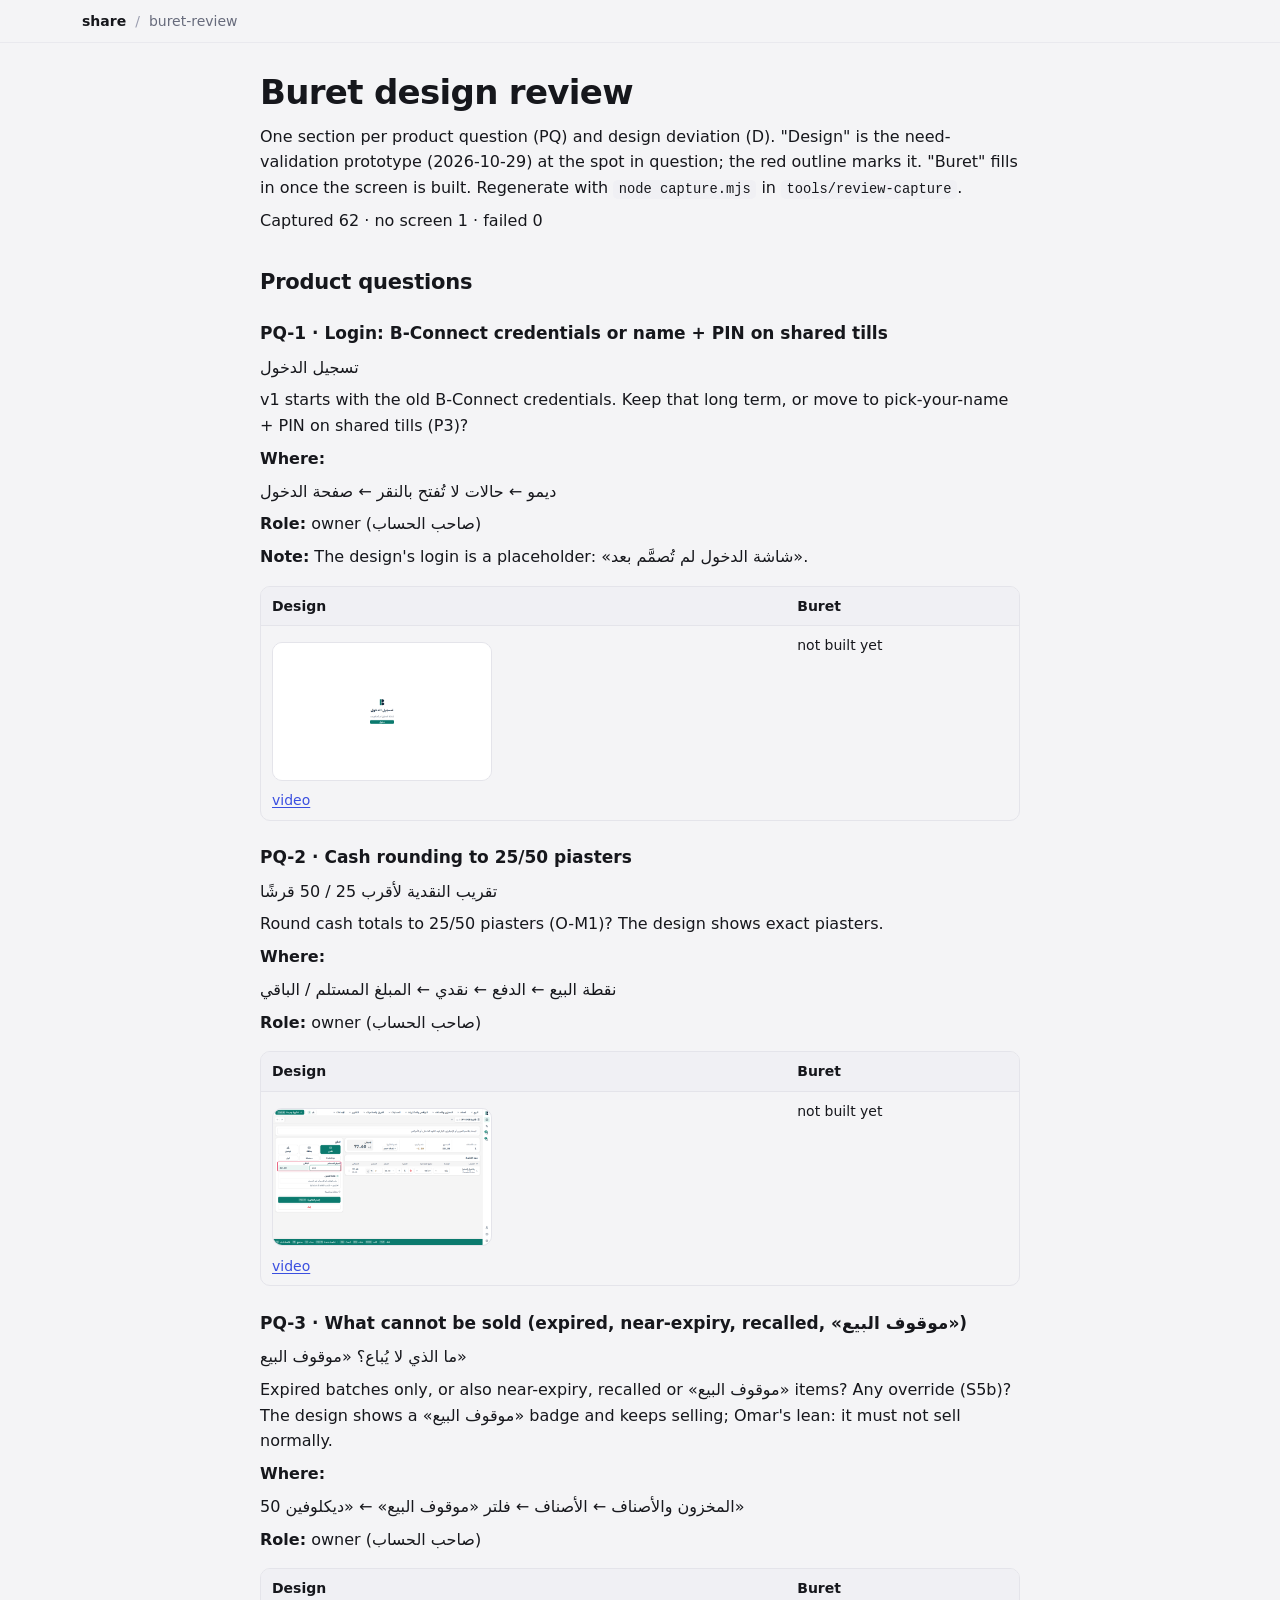
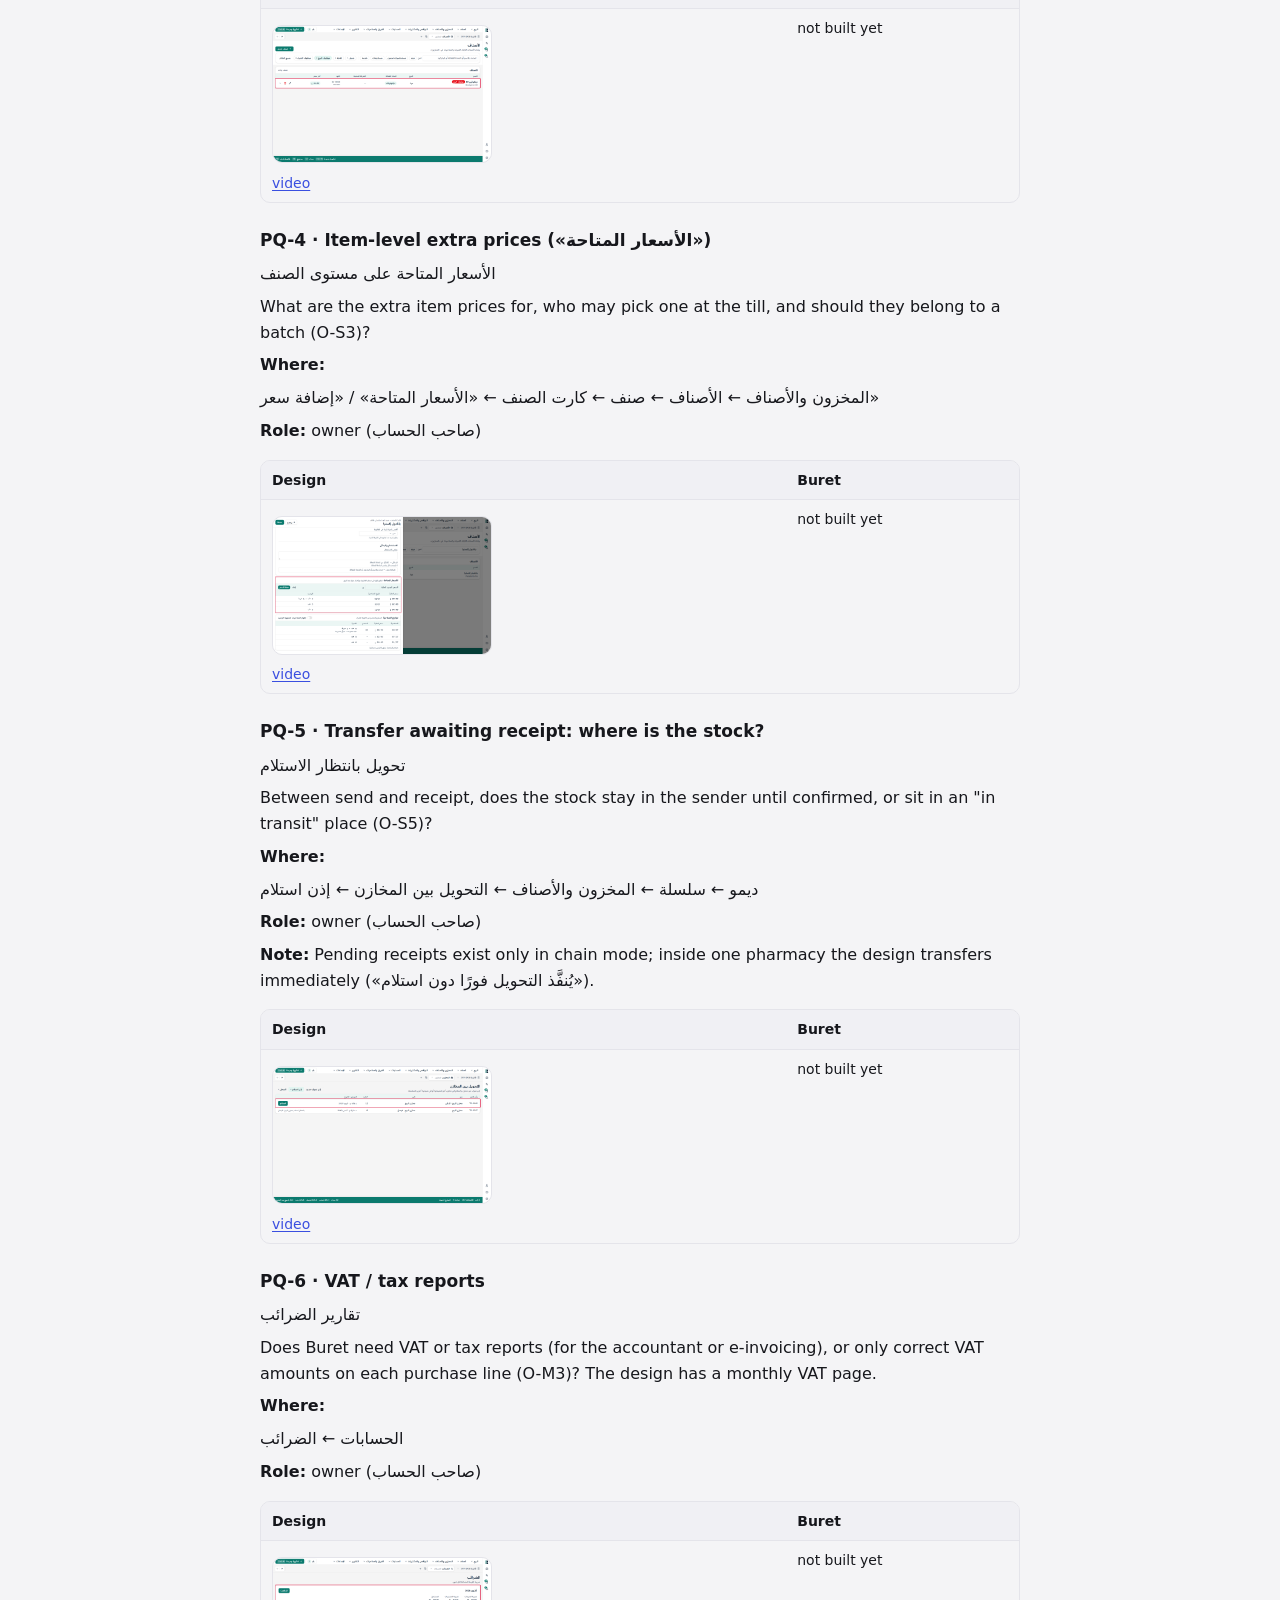
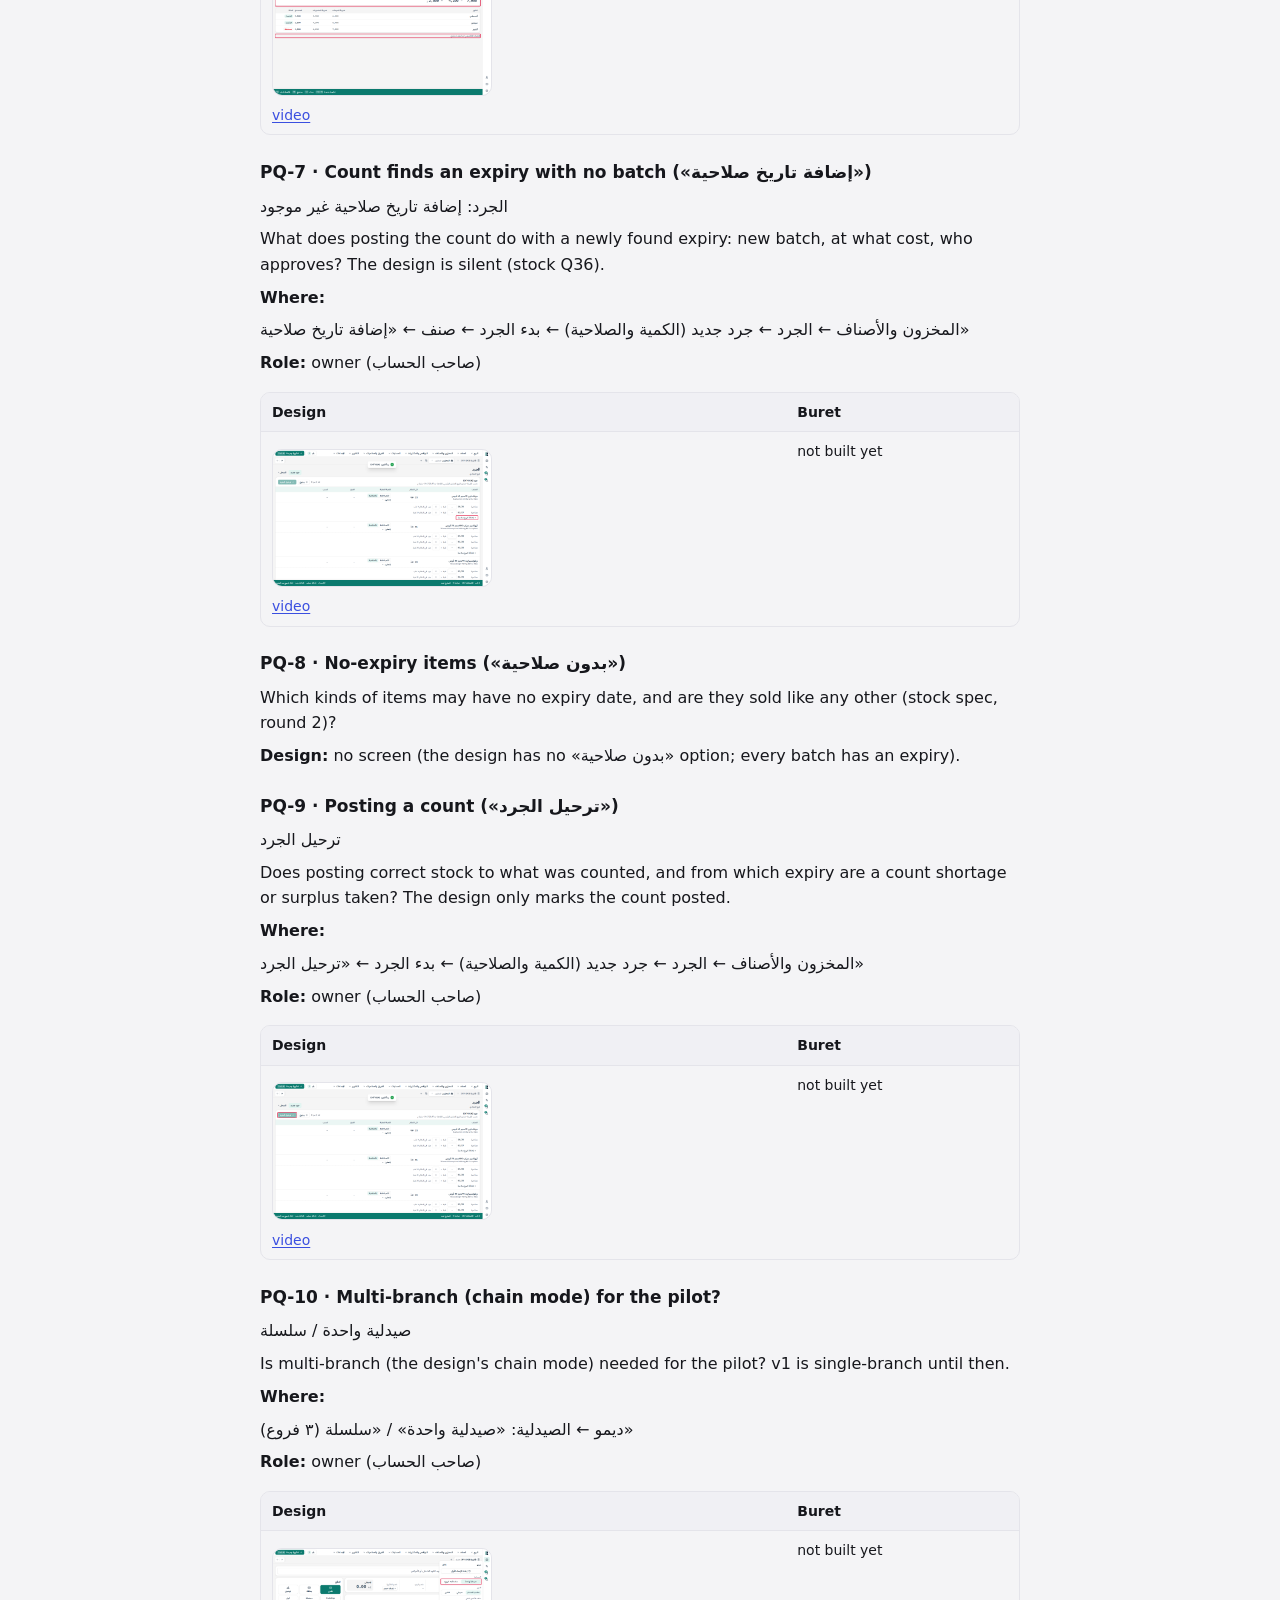
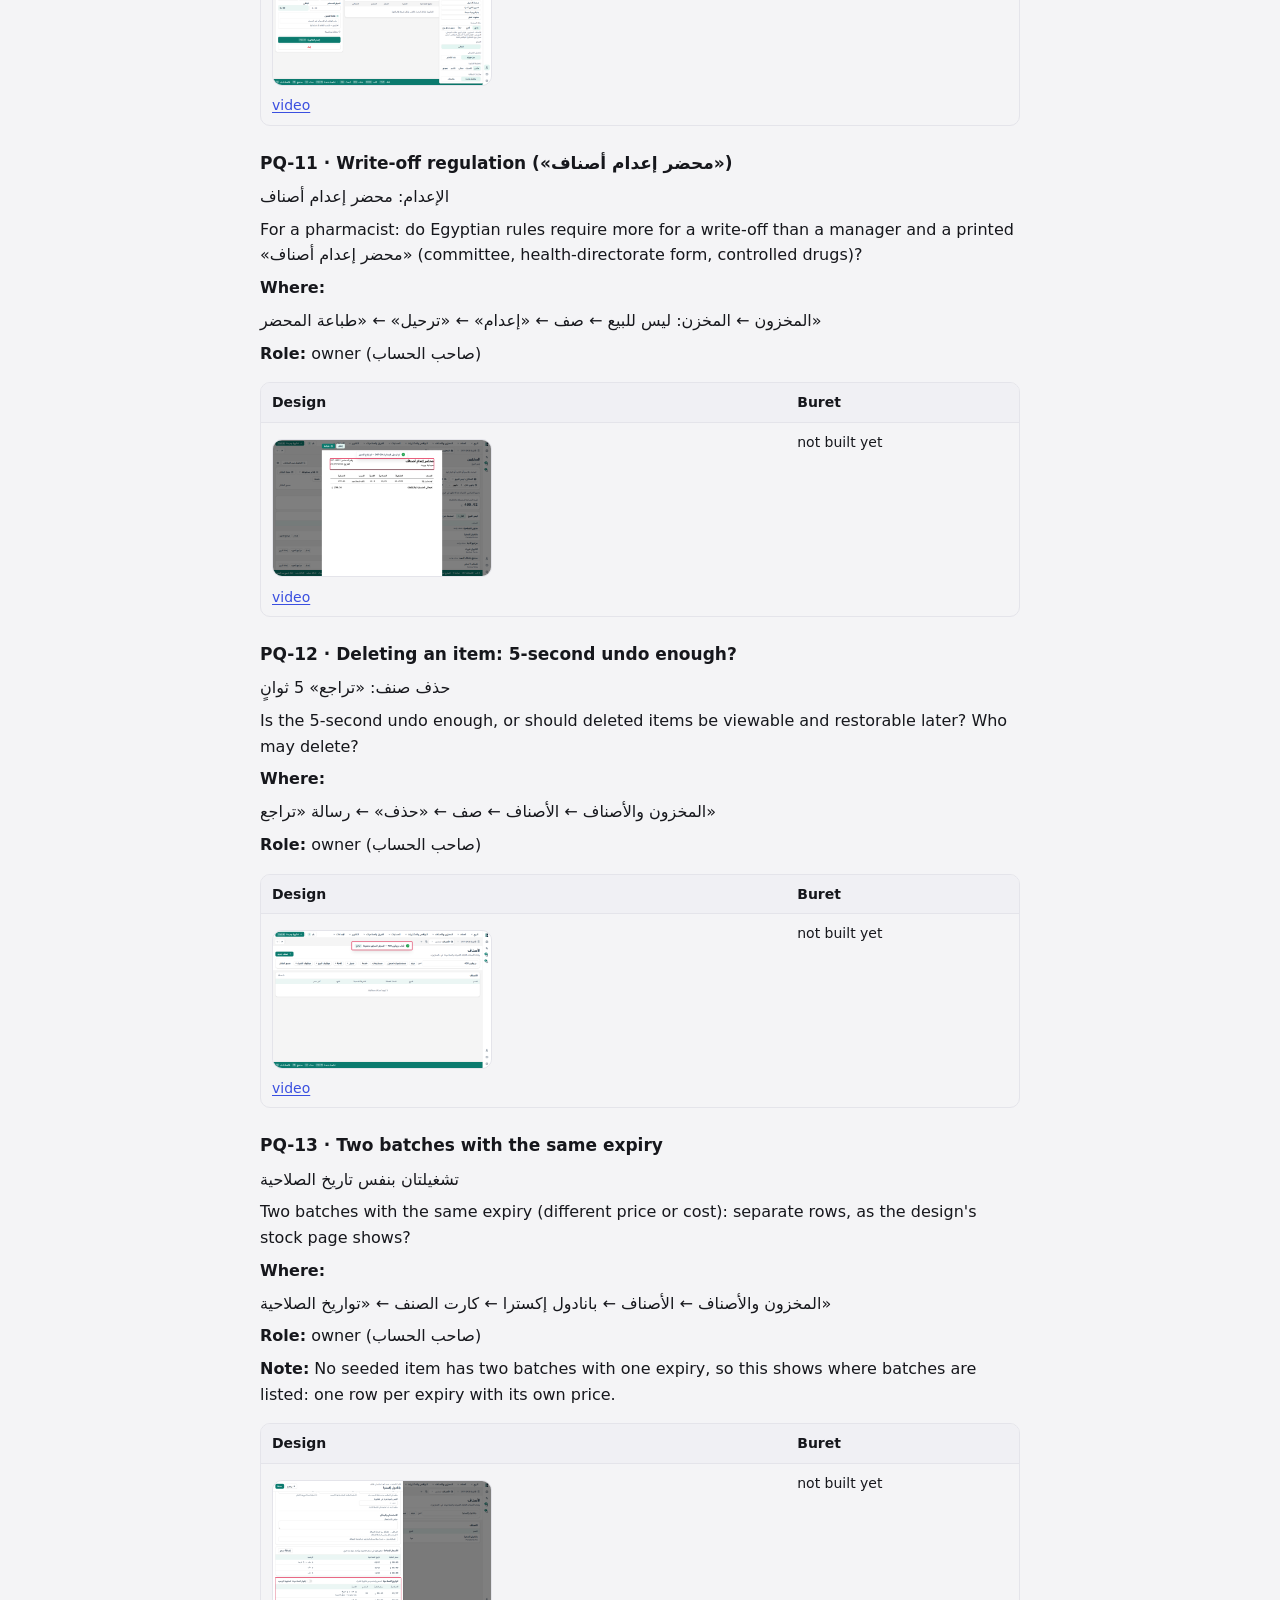
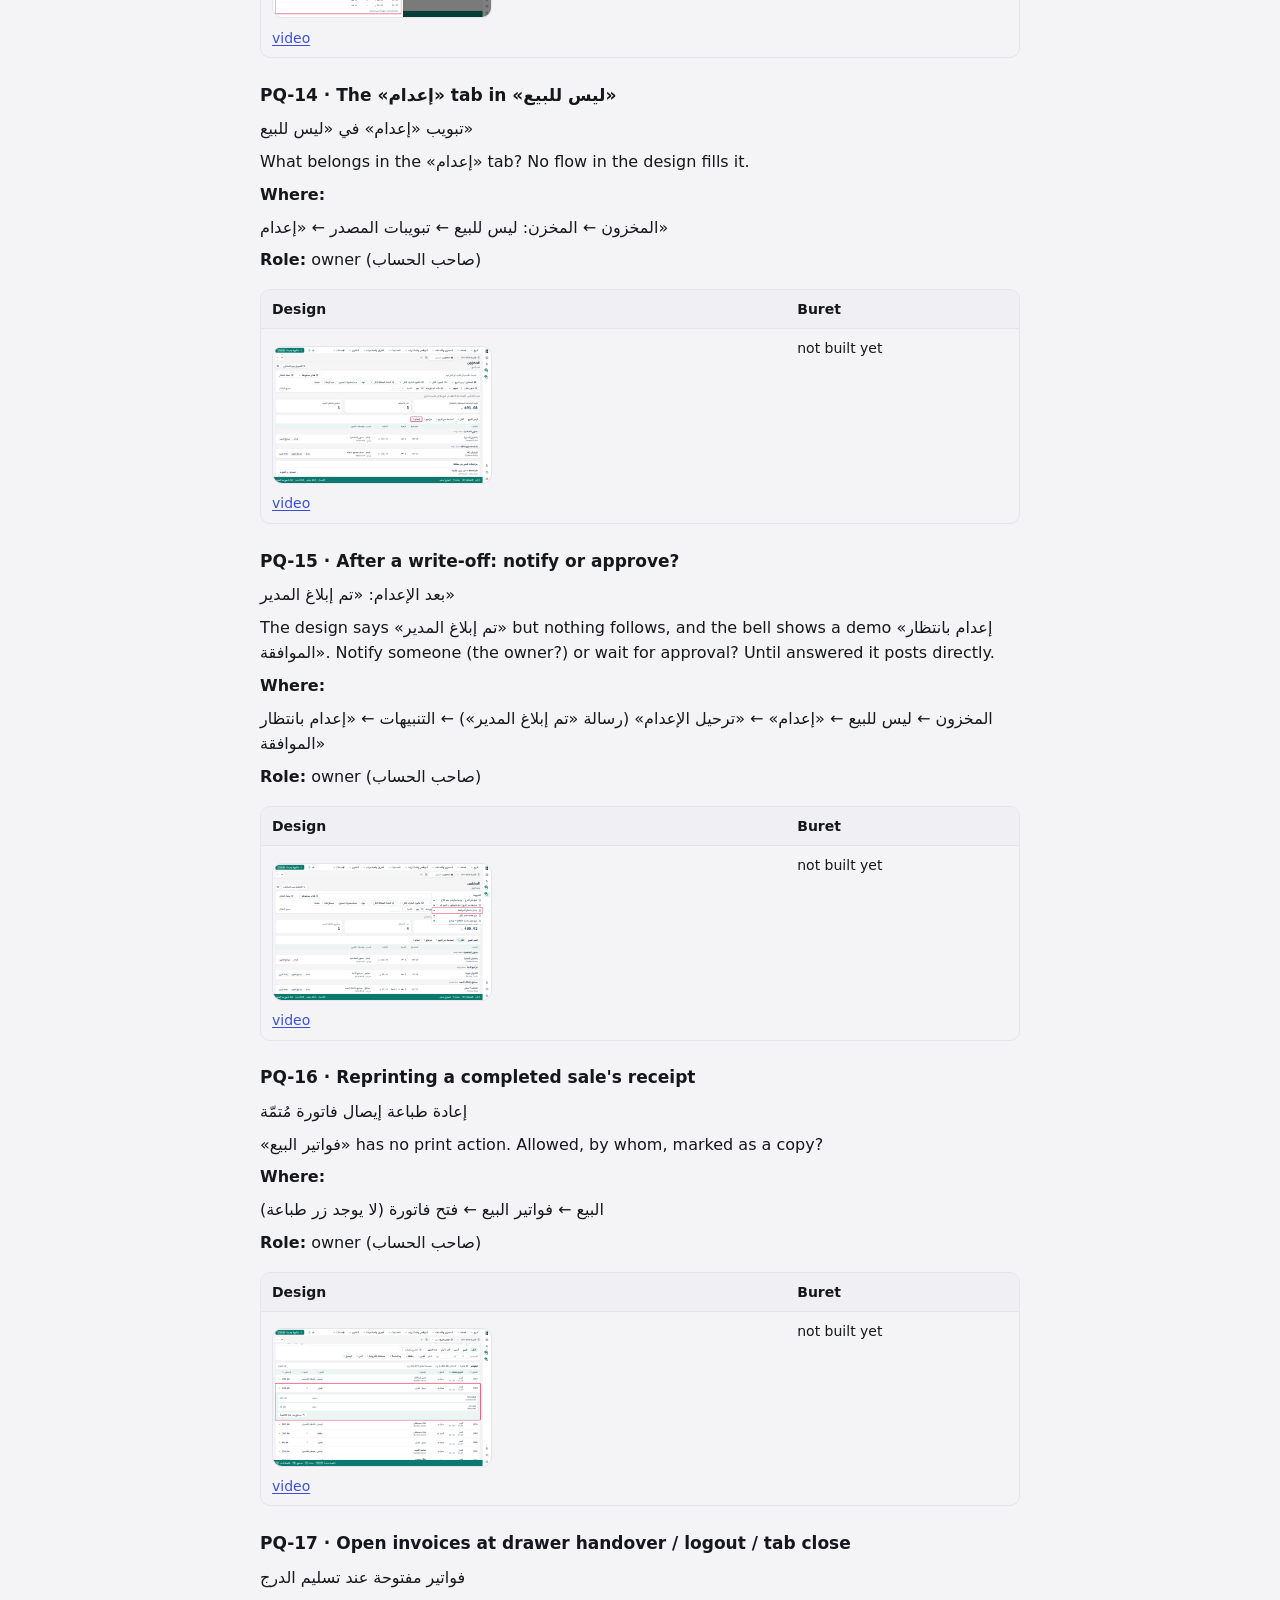
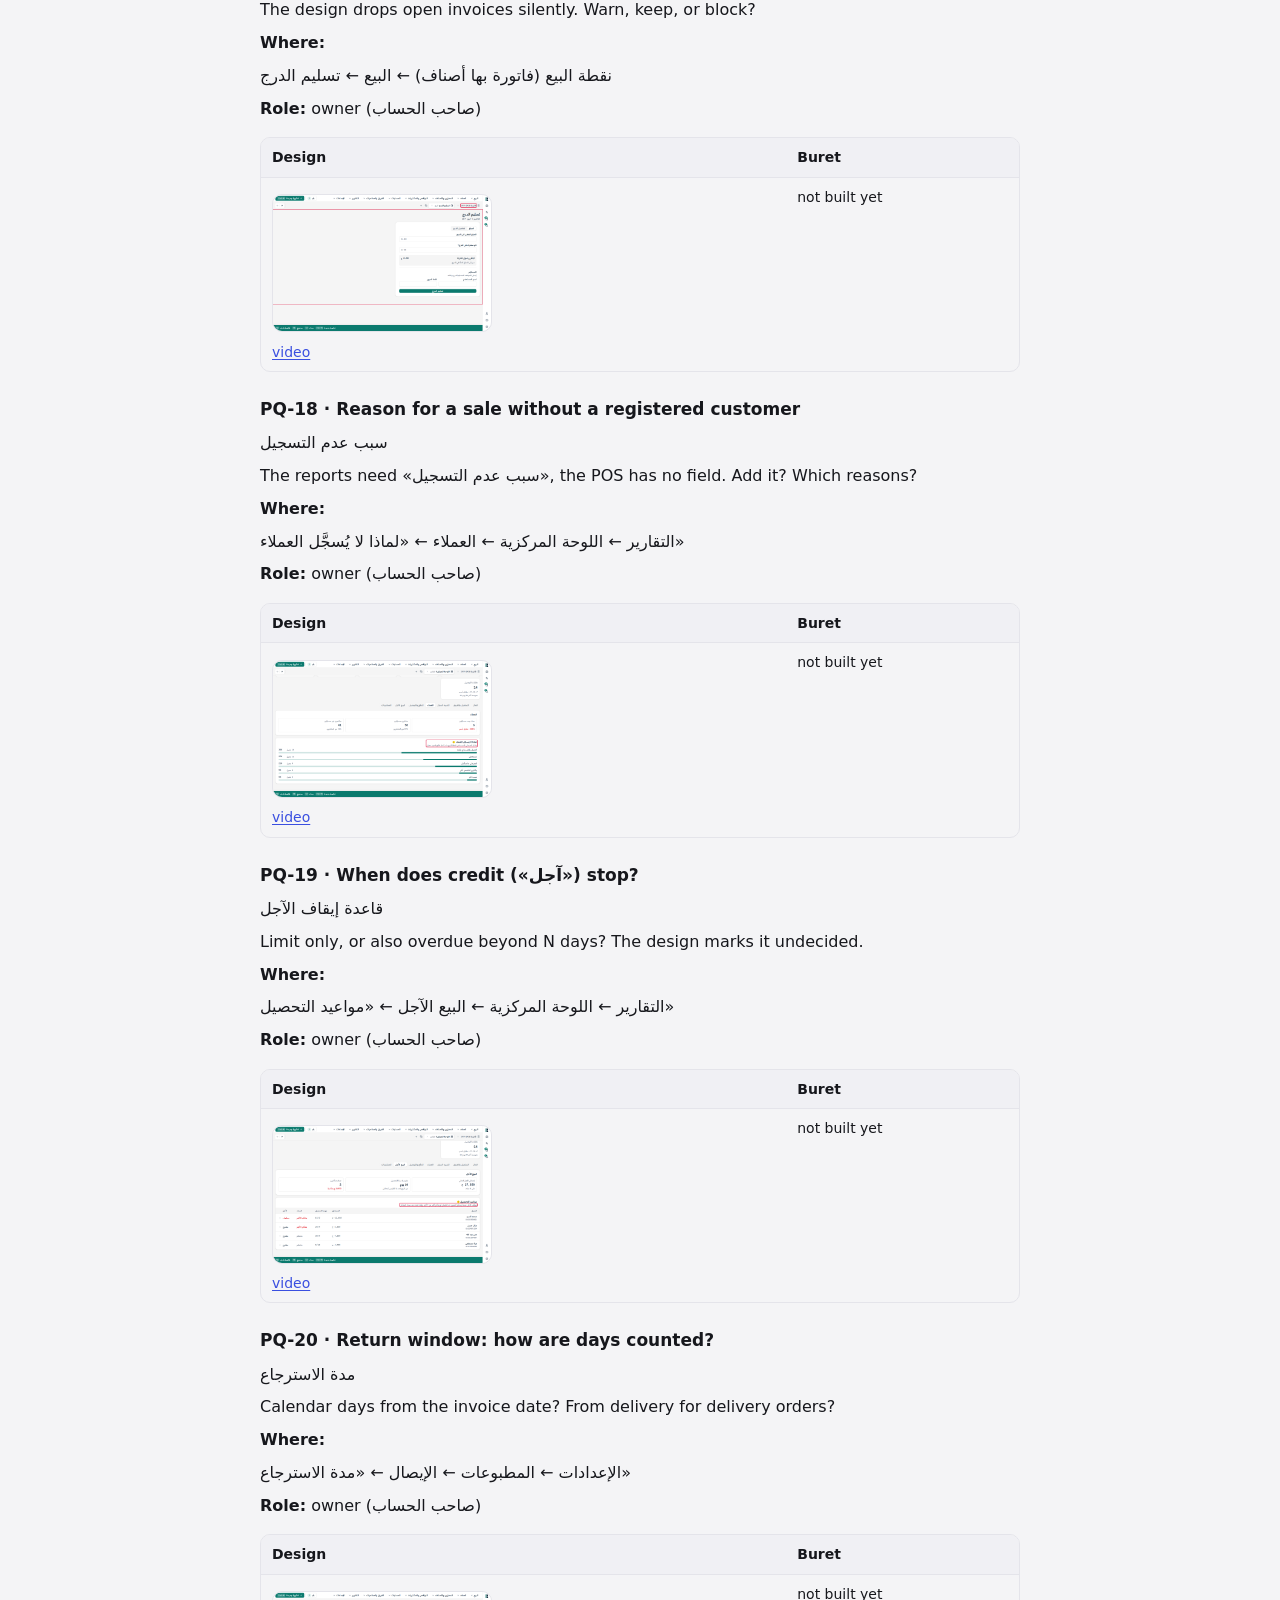
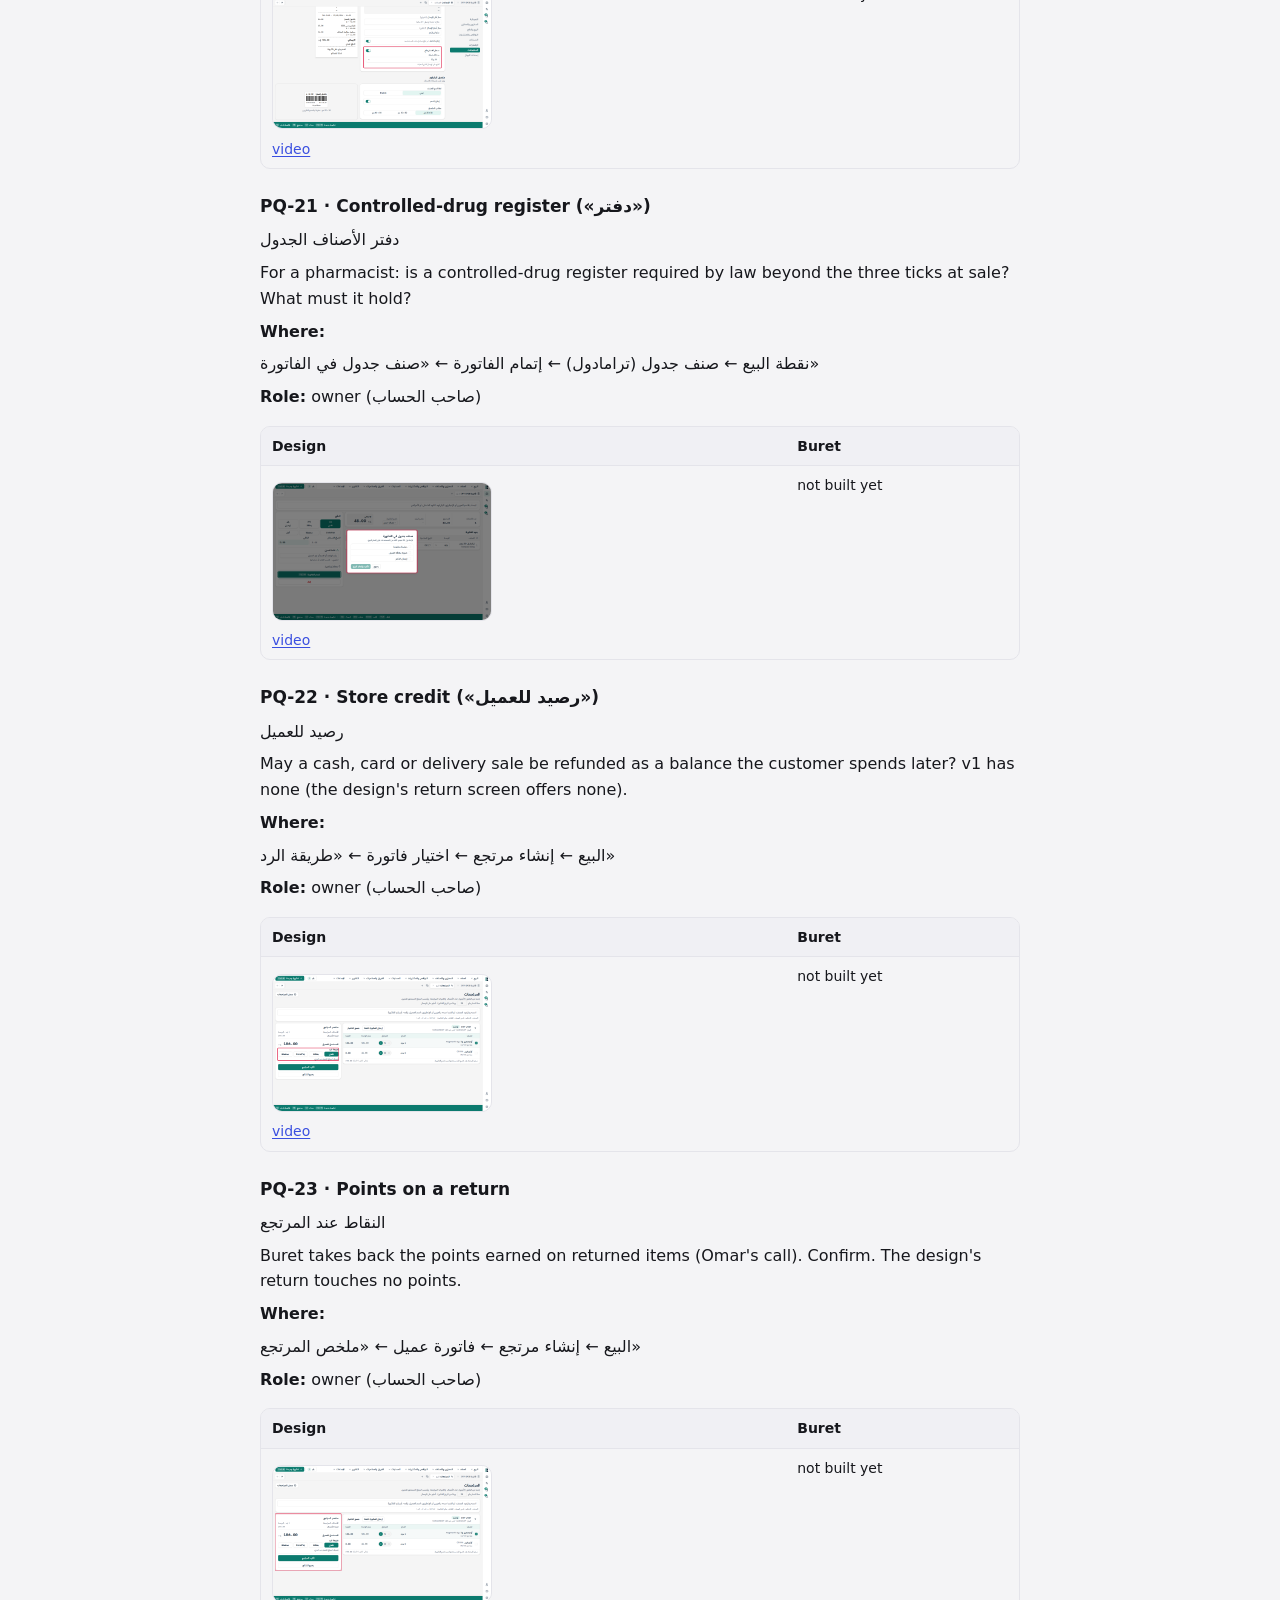
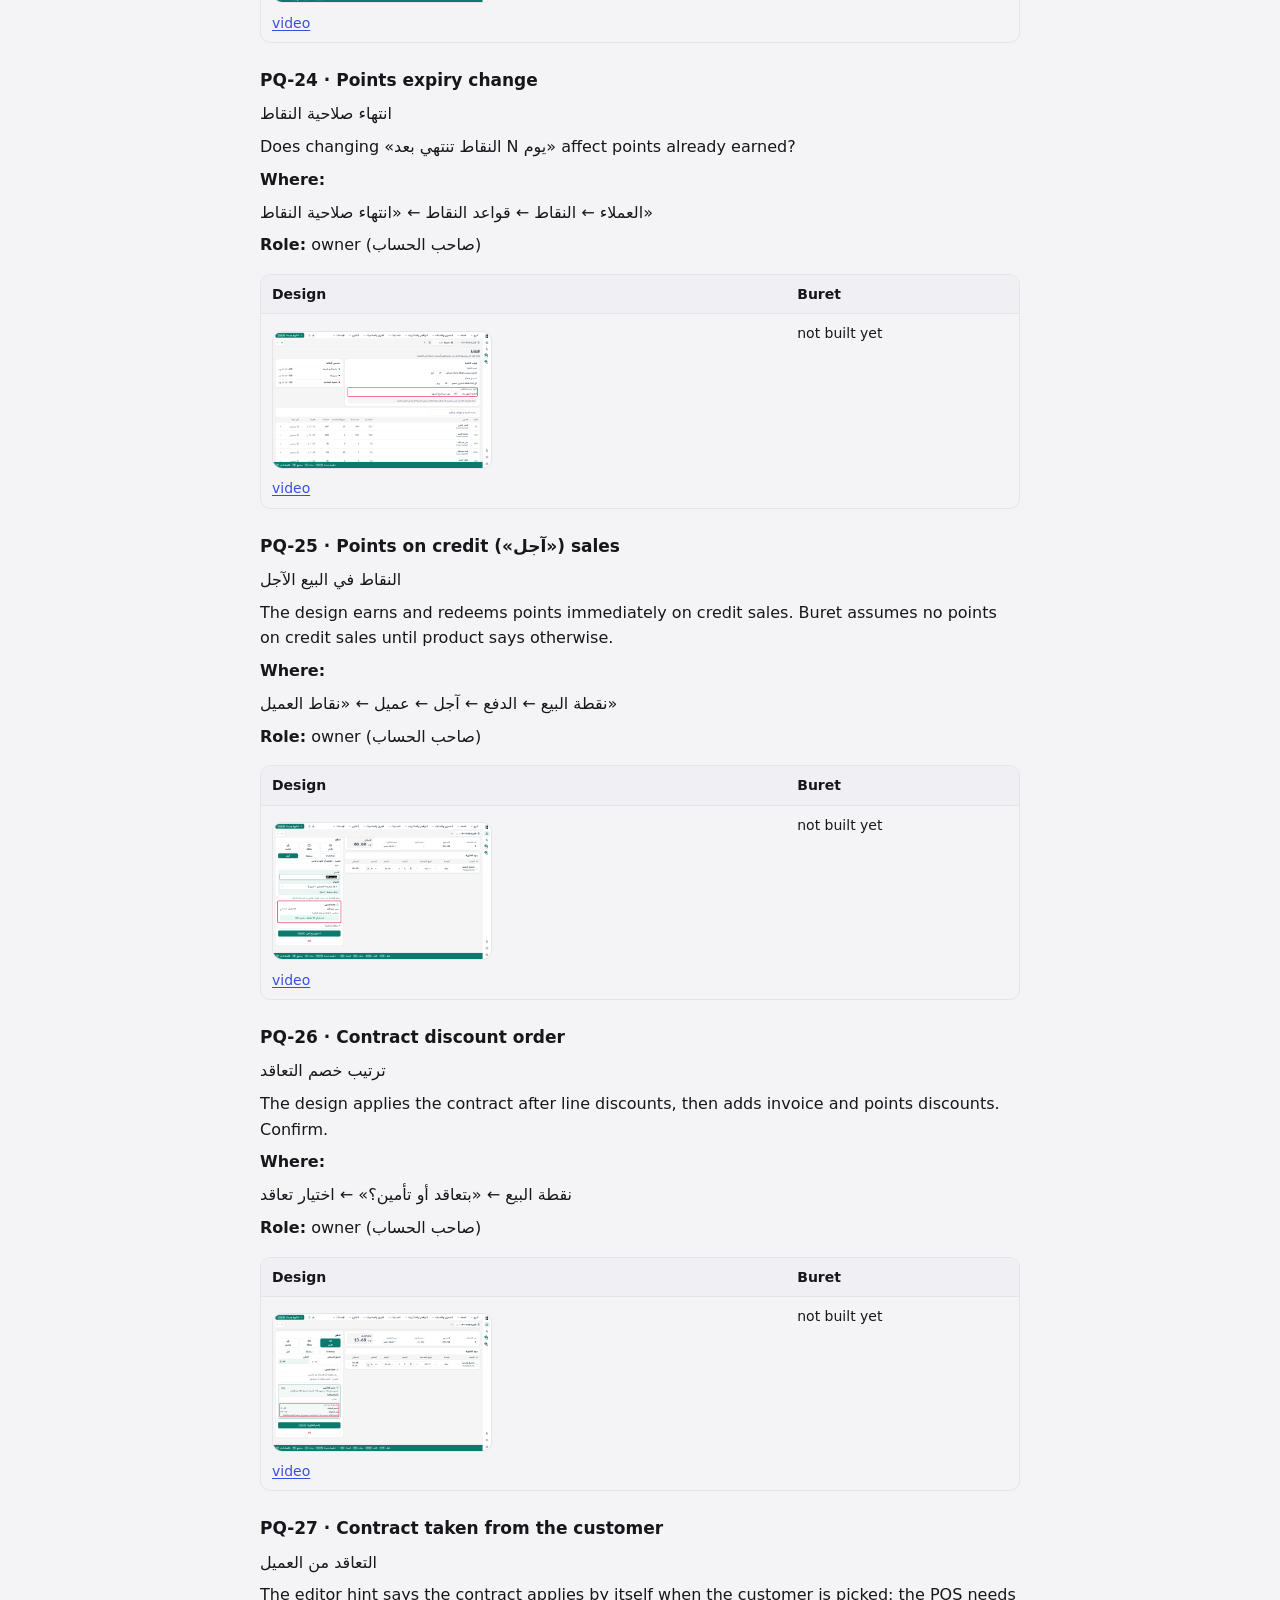
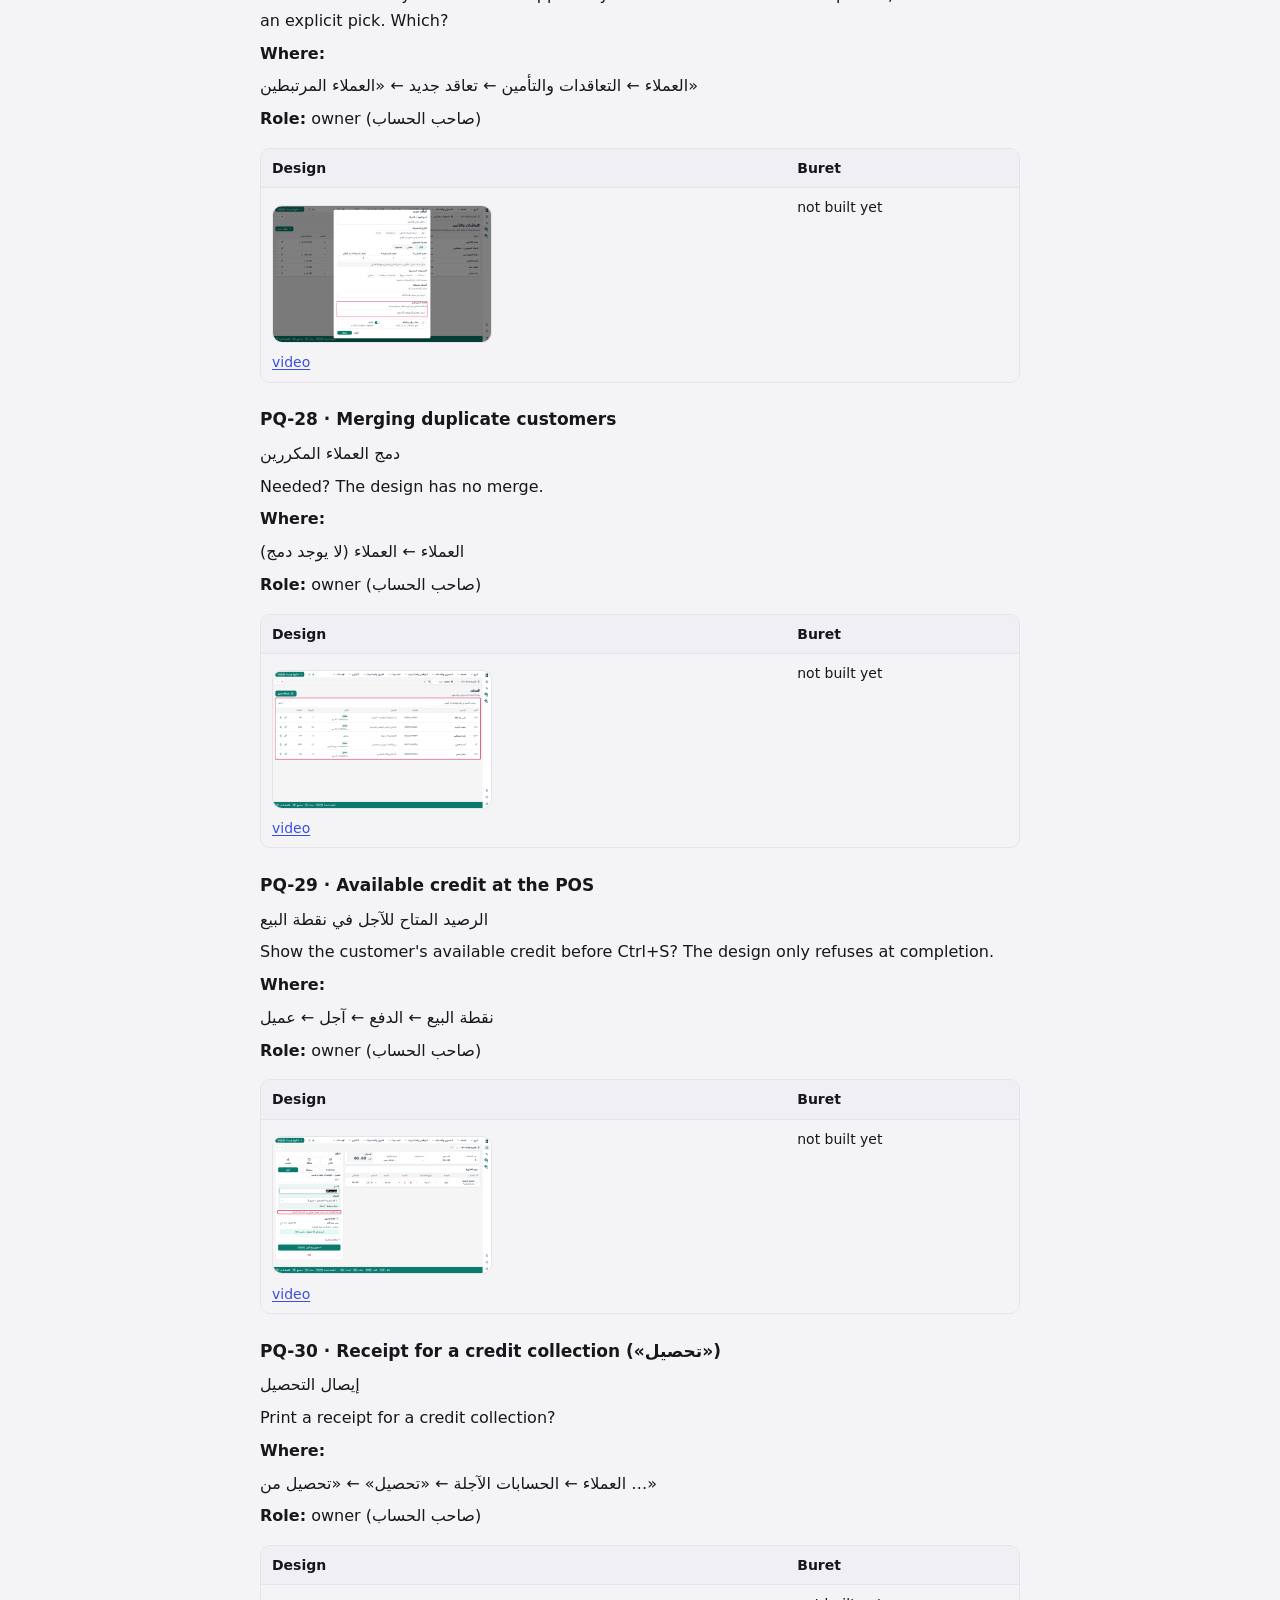
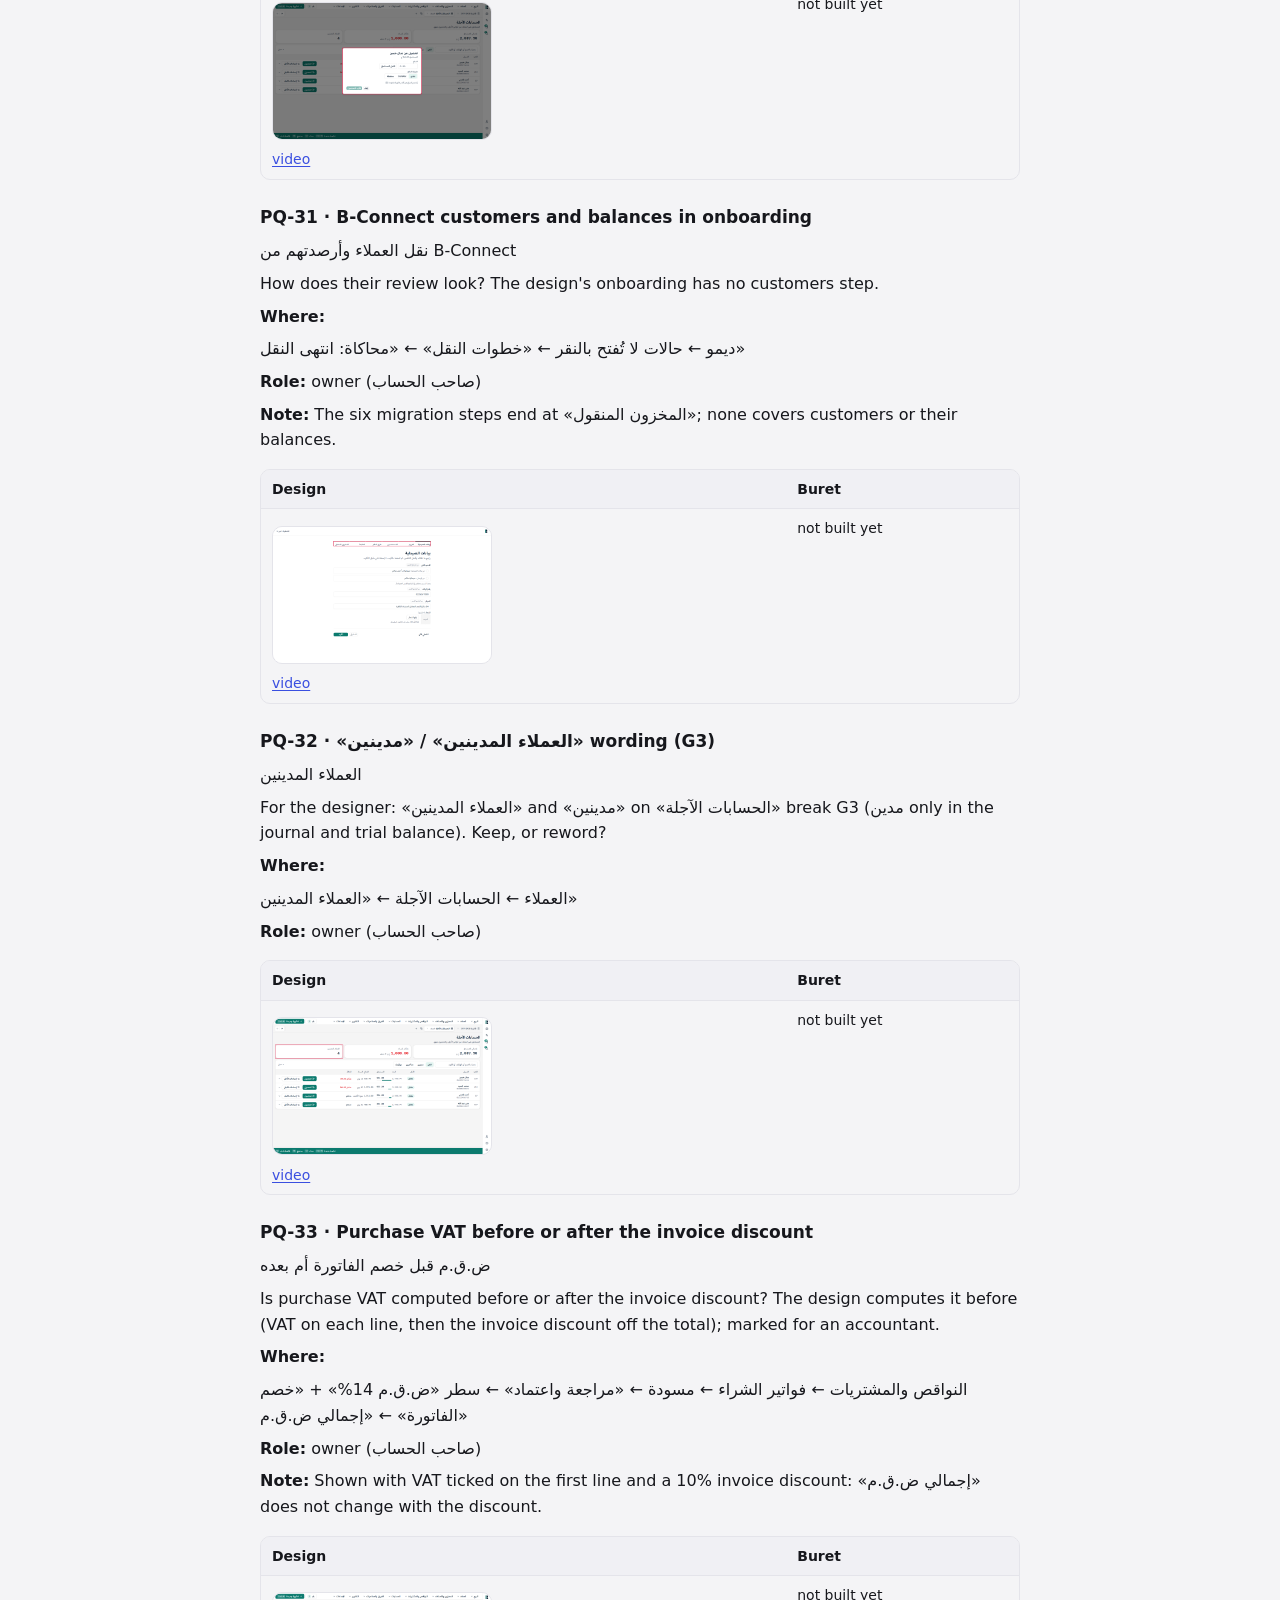
<file: buret-review/README.md.html>
<!doctype html><html lang="en"><head><meta charset="utf-8">
<meta name="viewport" content="width=device-width,initial-scale=1,viewport-fit=cover">
<meta name="color-scheme" content="light dark"><meta name="theme-color" content="#f5f5f7" media="(prefers-color-scheme: light)">
<meta name="theme-color" content="#0e0f13" media="(prefers-color-scheme: dark)">
<link rel="icon" href="../_share/icon.svg?v=1793607868"><link rel="stylesheet" href="../_share/app.css?v=1793607868">
<title>Buret design review</title><script>document.documentElement.classList.add("js")</script></head><body class="">
<header class="bar"><nav class="crumbs"><a href="../" class="home">share</a><span class="sep">/</span><a href="../buret-review/">buret-review</a></nav></header>
<main><article class="prose doc"><h1>Buret design review</h1>
<p>One section per product question (PQ) and design deviation (D). "Design" is the need-validation prototype (2026-10-29) at the spot in question; the red outline marks it. "Buret" fills in once the screen is built. Regenerate with <code>node capture.mjs</code> in <code>tools/review-capture</code>.</p>
<p>Captured 62 · no screen 1 · failed 0</p>
<h2>Product questions</h2>
<h3>PQ-1 · Login: B-Connect credentials or name + PIN on shared tills</h3>
<p>تسجيل الدخول</p>
<p>v1 starts with the old B-Connect credentials. Keep that long term, or move to pick-your-name + PIN on shared tills (P3)?</p>
<p><strong>Where:</strong></p>
<p>ديمو ← حالات لا تُفتح بالنقر ← صفحة الدخول</p>
<p><strong>Role:</strong> owner (صاحب الحساب)</p>
<p><strong>Note:</strong> The design's login is a placeholder: «شاشة الدخول لم تُصمَّم بعد».</p>
<div class="tw"><table><thead><tr><th>Design</th><th>Buret</th></tr></thead><tbody><tr><td><a href="PQ-1.png"><img loading="lazy" decoding="async" alt="PQ-1 design" src="PQ-1.png"></a> <a href="PQ-1.webm">video</a></td><td>not built yet</td></tr></tbody></table></div>
<h3>PQ-2 · Cash rounding to 25/50 piasters</h3>
<p>تقريب النقدية لأقرب 25 / 50 قرشًا</p>
<p>Round cash totals to 25/50 piasters (O-M1)? The design shows exact piasters.</p>
<p><strong>Where:</strong></p>
<p>نقطة البيع ← الدفع ← نقدي ← المبلغ المستلم / الباقي</p>
<p><strong>Role:</strong> owner (صاحب الحساب)</p>
<div class="tw"><table><thead><tr><th>Design</th><th>Buret</th></tr></thead><tbody><tr><td><a href="PQ-2.png"><img loading="lazy" decoding="async" alt="PQ-2 design" src="PQ-2.png"></a> <a href="PQ-2.webm">video</a></td><td>not built yet</td></tr></tbody></table></div>
<h3>PQ-3 · What cannot be sold (expired, near-expiry, recalled, «موقوف البيع»)</h3>
<p>ما الذي لا يُباع؟ «موقوف البيع»</p>
<p>Expired batches only, or also near-expiry, recalled or «موقوف البيع» items? Any override (S5b)? The design shows a «موقوف البيع» badge and keeps selling; Omar's lean: it must not sell normally.</p>
<p><strong>Where:</strong></p>
<p>المخزون والأصناف ← الأصناف ← فلتر «موقوف البيع» ← «ديكلوفين 50»</p>
<p><strong>Role:</strong> owner (صاحب الحساب)</p>
<div class="tw"><table><thead><tr><th>Design</th><th>Buret</th></tr></thead><tbody><tr><td><a href="PQ-3.png"><img loading="lazy" decoding="async" alt="PQ-3 design" src="PQ-3.png"></a> <a href="PQ-3.webm">video</a></td><td>not built yet</td></tr></tbody></table></div>
<h3>PQ-4 · Item-level extra prices («الأسعار المتاحة»)</h3>
<p>الأسعار المتاحة على مستوى الصنف</p>
<p>What are the extra item prices for, who may pick one at the till, and should they belong to a batch (O-S3)?</p>
<p><strong>Where:</strong></p>
<p>المخزون والأصناف ← الأصناف ← صنف ← كارت الصنف ← «الأسعار المتاحة» / «إضافة سعر»</p>
<p><strong>Role:</strong> owner (صاحب الحساب)</p>
<div class="tw"><table><thead><tr><th>Design</th><th>Buret</th></tr></thead><tbody><tr><td><a href="PQ-4.png"><img loading="lazy" decoding="async" alt="PQ-4 design" src="PQ-4.png"></a> <a href="PQ-4.webm">video</a></td><td>not built yet</td></tr></tbody></table></div>
<h3>PQ-5 · Transfer awaiting receipt: where is the stock?</h3>
<p>تحويل بانتظار الاستلام</p>
<p>Between send and receipt, does the stock stay in the sender until confirmed, or sit in an "in transit" place (O-S5)?</p>
<p><strong>Where:</strong></p>
<p>ديمو ← سلسلة ← المخزون والأصناف ← التحويل بين المخازن ← إذن استلام</p>
<p><strong>Role:</strong> owner (صاحب الحساب)</p>
<p><strong>Note:</strong> Pending receipts exist only in chain mode; inside one pharmacy the design transfers immediately («يُنفَّذ التحويل فورًا دون استلام»).</p>
<div class="tw"><table><thead><tr><th>Design</th><th>Buret</th></tr></thead><tbody><tr><td><a href="PQ-5.png"><img loading="lazy" decoding="async" alt="PQ-5 design" src="PQ-5.png"></a> <a href="PQ-5.webm">video</a></td><td>not built yet</td></tr></tbody></table></div>
<h3>PQ-6 · VAT / tax reports</h3>
<p>تقارير الضرائب</p>
<p>Does Buret need VAT or tax reports (for the accountant or e-invoicing), or only correct VAT amounts on each purchase line (O-M3)? The design has a monthly VAT page.</p>
<p><strong>Where:</strong></p>
<p>الحسابات ← الضرائب</p>
<p><strong>Role:</strong> owner (صاحب الحساب)</p>
<div class="tw"><table><thead><tr><th>Design</th><th>Buret</th></tr></thead><tbody><tr><td><a href="PQ-6.png"><img loading="lazy" decoding="async" alt="PQ-6 design" src="PQ-6.png"></a> <a href="PQ-6.webm">video</a></td><td>not built yet</td></tr></tbody></table></div>
<h3>PQ-7 · Count finds an expiry with no batch («إضافة تاريخ صلاحية»)</h3>
<p>الجرد: إضافة تاريخ صلاحية غير موجود</p>
<p>What does posting the count do with a newly found expiry: new batch, at what cost, who approves? The design is silent (stock Q36).</p>
<p><strong>Where:</strong></p>
<p>المخزون والأصناف ← الجرد ← جرد جديد (الكمية والصلاحية) ← بدء الجرد ← صنف ← «إضافة تاريخ صلاحية»</p>
<p><strong>Role:</strong> owner (صاحب الحساب)</p>
<div class="tw"><table><thead><tr><th>Design</th><th>Buret</th></tr></thead><tbody><tr><td><a href="PQ-7.png"><img loading="lazy" decoding="async" alt="PQ-7 design" src="PQ-7.png"></a> <a href="PQ-7.webm">video</a></td><td>not built yet</td></tr></tbody></table></div>
<h3>PQ-8 · No-expiry items («بدون صلاحية»)</h3>
<p>Which kinds of items may have no expiry date, and are they sold like any other (stock spec, round 2)?</p>
<p><strong>Design:</strong> no screen (the design has no «بدون صلاحية» option; every batch has an expiry).</p>
<h3>PQ-9 · Posting a count («ترحيل الجرد»)</h3>
<p>ترحيل الجرد</p>
<p>Does posting correct stock to what was counted, and from which expiry are a count shortage or surplus taken? The design only marks the count posted.</p>
<p><strong>Where:</strong></p>
<p>المخزون والأصناف ← الجرد ← جرد جديد (الكمية والصلاحية) ← بدء الجرد ← «ترحيل الجرد»</p>
<p><strong>Role:</strong> owner (صاحب الحساب)</p>
<div class="tw"><table><thead><tr><th>Design</th><th>Buret</th></tr></thead><tbody><tr><td><a href="PQ-9.png"><img loading="lazy" decoding="async" alt="PQ-9 design" src="PQ-9.png"></a> <a href="PQ-9.webm">video</a></td><td>not built yet</td></tr></tbody></table></div>
<h3>PQ-10 · Multi-branch (chain mode) for the pilot?</h3>
<p>صيدلية واحدة / سلسلة</p>
<p>Is multi-branch (the design's chain mode) needed for the pilot? v1 is single-branch until then.</p>
<p><strong>Where:</strong></p>
<p>ديمو ← الصيدلية: «صيدلية واحدة» / «سلسلة (٣ فروع)»</p>
<p><strong>Role:</strong> owner (صاحب الحساب)</p>
<div class="tw"><table><thead><tr><th>Design</th><th>Buret</th></tr></thead><tbody><tr><td><a href="PQ-10.png"><img loading="lazy" decoding="async" alt="PQ-10 design" src="PQ-10.png"></a> <a href="PQ-10.webm">video</a></td><td>not built yet</td></tr></tbody></table></div>
<h3>PQ-11 · Write-off regulation («محضر إعدام أصناف»)</h3>
<p>الإعدام: محضر إعدام أصناف</p>
<p>For a pharmacist: do Egyptian rules require more for a write-off than a manager and a printed «محضر إعدام أصناف» (committee, health-directorate form, controlled drugs)?</p>
<p><strong>Where:</strong></p>
<p>المخزون ← المخزن: ليس للبيع ← صف ← «إعدام» ← «ترحيل» ← «طباعة المحضر»</p>
<p><strong>Role:</strong> owner (صاحب الحساب)</p>
<div class="tw"><table><thead><tr><th>Design</th><th>Buret</th></tr></thead><tbody><tr><td><a href="PQ-11.png"><img loading="lazy" decoding="async" alt="PQ-11 design" src="PQ-11.png"></a> <a href="PQ-11.webm">video</a></td><td>not built yet</td></tr></tbody></table></div>
<h3>PQ-12 · Deleting an item: 5-second undo enough?</h3>
<p>حذف صنف: «تراجع» 5 ثوانٍ</p>
<p>Is the 5-second undo enough, or should deleted items be viewable and restorable later? Who may delete?</p>
<p><strong>Where:</strong></p>
<p>المخزون والأصناف ← الأصناف ← صف ← «حذف» ← رسالة «تراجع»</p>
<p><strong>Role:</strong> owner (صاحب الحساب)</p>
<div class="tw"><table><thead><tr><th>Design</th><th>Buret</th></tr></thead><tbody><tr><td><a href="PQ-12.png"><img loading="lazy" decoding="async" alt="PQ-12 design" src="PQ-12.png"></a> <a href="PQ-12.webm">video</a></td><td>not built yet</td></tr></tbody></table></div>
<h3>PQ-13 · Two batches with the same expiry</h3>
<p>تشغيلتان بنفس تاريخ الصلاحية</p>
<p>Two batches with the same expiry (different price or cost): separate rows, as the design's stock page shows?</p>
<p><strong>Where:</strong></p>
<p>المخزون والأصناف ← الأصناف ← بانادول إكسترا ← كارت الصنف ← «تواريخ الصلاحية»</p>
<p><strong>Role:</strong> owner (صاحب الحساب)</p>
<p><strong>Note:</strong> No seeded item has two batches with one expiry, so this shows where batches are listed: one row per expiry with its own price.</p>
<div class="tw"><table><thead><tr><th>Design</th><th>Buret</th></tr></thead><tbody><tr><td><a href="PQ-13.png"><img loading="lazy" decoding="async" alt="PQ-13 design" src="PQ-13.png"></a> <a href="PQ-13.webm">video</a></td><td>not built yet</td></tr></tbody></table></div>
<h3>PQ-14 · The «إعدام» tab in «ليس للبيع»</h3>
<p>تبويب «إعدام» في «ليس للبيع»</p>
<p>What belongs in the «إعدام» tab? No flow in the design fills it.</p>
<p><strong>Where:</strong></p>
<p>المخزون ← المخزن: ليس للبيع ← تبويبات المصدر ← «إعدام»</p>
<p><strong>Role:</strong> owner (صاحب الحساب)</p>
<div class="tw"><table><thead><tr><th>Design</th><th>Buret</th></tr></thead><tbody><tr><td><a href="PQ-14.png"><img loading="lazy" decoding="async" alt="PQ-14 design" src="PQ-14.png"></a> <a href="PQ-14.webm">video</a></td><td>not built yet</td></tr></tbody></table></div>
<h3>PQ-15 · After a write-off: notify or approve?</h3>
<p>بعد الإعدام: «تم إبلاغ المدير»</p>
<p>The design says «تم إبلاغ المدير» but nothing follows, and the bell shows a demo «إعدام بانتظار الموافقة». Notify someone (the owner?) or wait for approval? Until answered it posts directly.</p>
<p><strong>Where:</strong></p>
<p>المخزون ← ليس للبيع ← «إعدام» ← «ترحيل الإعدام» (رسالة «تم إبلاغ المدير») ← التنبيهات ← «إعدام بانتظار الموافقة»</p>
<p><strong>Role:</strong> owner (صاحب الحساب)</p>
<div class="tw"><table><thead><tr><th>Design</th><th>Buret</th></tr></thead><tbody><tr><td><a href="PQ-15.png"><img loading="lazy" decoding="async" alt="PQ-15 design" src="PQ-15.png"></a> <a href="PQ-15.webm">video</a></td><td>not built yet</td></tr></tbody></table></div>
<h3>PQ-16 · Reprinting a completed sale's receipt</h3>
<p>إعادة طباعة إيصال فاتورة مُتمّة</p>
<p>«فواتير البيع» has no print action. Allowed, by whom, marked as a copy?</p>
<p><strong>Where:</strong></p>
<p>البيع ← فواتير البيع ← فتح فاتورة (لا يوجد زر طباعة)</p>
<p><strong>Role:</strong> owner (صاحب الحساب)</p>
<div class="tw"><table><thead><tr><th>Design</th><th>Buret</th></tr></thead><tbody><tr><td><a href="PQ-16.png"><img loading="lazy" decoding="async" alt="PQ-16 design" src="PQ-16.png"></a> <a href="PQ-16.webm">video</a></td><td>not built yet</td></tr></tbody></table></div>
<h3>PQ-17 · Open invoices at drawer handover / logout / tab close</h3>
<p>فواتير مفتوحة عند تسليم الدرج</p>
<p>The design drops open invoices silently. Warn, keep, or block?</p>
<p><strong>Where:</strong></p>
<p>نقطة البيع (فاتورة بها أصناف) ← البيع ← تسليم الدرج</p>
<p><strong>Role:</strong> owner (صاحب الحساب)</p>
<div class="tw"><table><thead><tr><th>Design</th><th>Buret</th></tr></thead><tbody><tr><td><a href="PQ-17.png"><img loading="lazy" decoding="async" alt="PQ-17 design" src="PQ-17.png"></a> <a href="PQ-17.webm">video</a></td><td>not built yet</td></tr></tbody></table></div>
<h3>PQ-18 · Reason for a sale without a registered customer</h3>
<p>سبب عدم التسجيل</p>
<p>The reports need «سبب عدم التسجيل», the POS has no field. Add it? Which reasons?</p>
<p><strong>Where:</strong></p>
<p>التقارير ← اللوحة المركزية ← العملاء ← «لماذا لا يُسجَّل العملاء»</p>
<p><strong>Role:</strong> owner (صاحب الحساب)</p>
<div class="tw"><table><thead><tr><th>Design</th><th>Buret</th></tr></thead><tbody><tr><td><a href="PQ-18.png"><img loading="lazy" decoding="async" alt="PQ-18 design" src="PQ-18.png"></a> <a href="PQ-18.webm">video</a></td><td>not built yet</td></tr></tbody></table></div>
<h3>PQ-19 · When does credit («آجل») stop?</h3>
<p>قاعدة إيقاف الآجل</p>
<p>Limit only, or also overdue beyond N days? The design marks it undecided.</p>
<p><strong>Where:</strong></p>
<p>التقارير ← اللوحة المركزية ← البيع الآجل ← «مواعيد التحصيل»</p>
<p><strong>Role:</strong> owner (صاحب الحساب)</p>
<div class="tw"><table><thead><tr><th>Design</th><th>Buret</th></tr></thead><tbody><tr><td><a href="PQ-19.png"><img loading="lazy" decoding="async" alt="PQ-19 design" src="PQ-19.png"></a> <a href="PQ-19.webm">video</a></td><td>not built yet</td></tr></tbody></table></div>
<h3>PQ-20 · Return window: how are days counted?</h3>
<p>مدة الاسترجاع</p>
<p>Calendar days from the invoice date? From delivery for delivery orders?</p>
<p><strong>Where:</strong></p>
<p>الإعدادات ← المطبوعات ← الإيصال ← «مدة الاسترجاع»</p>
<p><strong>Role:</strong> owner (صاحب الحساب)</p>
<div class="tw"><table><thead><tr><th>Design</th><th>Buret</th></tr></thead><tbody><tr><td><a href="PQ-20.png"><img loading="lazy" decoding="async" alt="PQ-20 design" src="PQ-20.png"></a> <a href="PQ-20.webm">video</a></td><td>not built yet</td></tr></tbody></table></div>
<h3>PQ-21 · Controlled-drug register («دفتر»)</h3>
<p>دفتر الأصناف الجدول</p>
<p>For a pharmacist: is a controlled-drug register required by law beyond the three ticks at sale? What must it hold?</p>
<p><strong>Where:</strong></p>
<p>نقطة البيع ← صنف جدول (ترامادول) ← إتمام الفاتورة ← «صنف جدول في الفاتورة»</p>
<p><strong>Role:</strong> owner (صاحب الحساب)</p>
<div class="tw"><table><thead><tr><th>Design</th><th>Buret</th></tr></thead><tbody><tr><td><a href="PQ-21.png"><img loading="lazy" decoding="async" alt="PQ-21 design" src="PQ-21.png"></a> <a href="PQ-21.webm">video</a></td><td>not built yet</td></tr></tbody></table></div>
<h3>PQ-22 · Store credit («رصيد للعميل»)</h3>
<p>رصيد للعميل</p>
<p>May a cash, card or delivery sale be refunded as a balance the customer spends later? v1 has none (the design's return screen offers none).</p>
<p><strong>Where:</strong></p>
<p>البيع ← إنشاء مرتجع ← اختيار فاتورة ← «طريقة الرد»</p>
<p><strong>Role:</strong> owner (صاحب الحساب)</p>
<div class="tw"><table><thead><tr><th>Design</th><th>Buret</th></tr></thead><tbody><tr><td><a href="PQ-22.png"><img loading="lazy" decoding="async" alt="PQ-22 design" src="PQ-22.png"></a> <a href="PQ-22.webm">video</a></td><td>not built yet</td></tr></tbody></table></div>
<h3>PQ-23 · Points on a return</h3>
<p>النقاط عند المرتجع</p>
<p>Buret takes back the points earned on returned items (Omar's call). Confirm. The design's return touches no points.</p>
<p><strong>Where:</strong></p>
<p>البيع ← إنشاء مرتجع ← فاتورة عميل ← «ملخص المرتجع»</p>
<p><strong>Role:</strong> owner (صاحب الحساب)</p>
<div class="tw"><table><thead><tr><th>Design</th><th>Buret</th></tr></thead><tbody><tr><td><a href="PQ-23.png"><img loading="lazy" decoding="async" alt="PQ-23 design" src="PQ-23.png"></a> <a href="PQ-23.webm">video</a></td><td>not built yet</td></tr></tbody></table></div>
<h3>PQ-24 · Points expiry change</h3>
<p>انتهاء صلاحية النقاط</p>
<p>Does changing «النقاط تنتهي بعد N يوم» affect points already earned?</p>
<p><strong>Where:</strong></p>
<p>العملاء ← النقاط ← قواعد النقاط ← «انتهاء صلاحية النقاط»</p>
<p><strong>Role:</strong> owner (صاحب الحساب)</p>
<div class="tw"><table><thead><tr><th>Design</th><th>Buret</th></tr></thead><tbody><tr><td><a href="PQ-24.png"><img loading="lazy" decoding="async" alt="PQ-24 design" src="PQ-24.png"></a> <a href="PQ-24.webm">video</a></td><td>not built yet</td></tr></tbody></table></div>
<h3>PQ-25 · Points on credit («آجل») sales</h3>
<p>النقاط في البيع الآجل</p>
<p>The design earns and redeems points immediately on credit sales. Buret assumes no points on credit sales until product says otherwise.</p>
<p><strong>Where:</strong></p>
<p>نقطة البيع ← الدفع ← آجل ← عميل ← «نقاط العميل»</p>
<p><strong>Role:</strong> owner (صاحب الحساب)</p>
<div class="tw"><table><thead><tr><th>Design</th><th>Buret</th></tr></thead><tbody><tr><td><a href="PQ-25.png"><img loading="lazy" decoding="async" alt="PQ-25 design" src="PQ-25.png"></a> <a href="PQ-25.webm">video</a></td><td>not built yet</td></tr></tbody></table></div>
<h3>PQ-26 · Contract discount order</h3>
<p>ترتيب خصم التعاقد</p>
<p>The design applies the contract after line discounts, then adds invoice and points discounts. Confirm.</p>
<p><strong>Where:</strong></p>
<p>نقطة البيع ← «بتعاقد أو تأمين؟» ← اختيار تعاقد</p>
<p><strong>Role:</strong> owner (صاحب الحساب)</p>
<div class="tw"><table><thead><tr><th>Design</th><th>Buret</th></tr></thead><tbody><tr><td><a href="PQ-26.png"><img loading="lazy" decoding="async" alt="PQ-26 design" src="PQ-26.png"></a> <a href="PQ-26.webm">video</a></td><td>not built yet</td></tr></tbody></table></div>
<h3>PQ-27 · Contract taken from the customer</h3>
<p>التعاقد من العميل</p>
<p>The editor hint says the contract applies by itself when the customer is picked; the POS needs an explicit pick. Which?</p>
<p><strong>Where:</strong></p>
<p>العملاء ← التعاقدات والتأمين ← تعاقد جديد ← «العملاء المرتبطين»</p>
<p><strong>Role:</strong> owner (صاحب الحساب)</p>
<div class="tw"><table><thead><tr><th>Design</th><th>Buret</th></tr></thead><tbody><tr><td><a href="PQ-27.png"><img loading="lazy" decoding="async" alt="PQ-27 design" src="PQ-27.png"></a> <a href="PQ-27.webm">video</a></td><td>not built yet</td></tr></tbody></table></div>
<h3>PQ-28 · Merging duplicate customers</h3>
<p>دمج العملاء المكررين</p>
<p>Needed? The design has no merge.</p>
<p><strong>Where:</strong></p>
<p>العملاء ← العملاء (لا يوجد دمج)</p>
<p><strong>Role:</strong> owner (صاحب الحساب)</p>
<div class="tw"><table><thead><tr><th>Design</th><th>Buret</th></tr></thead><tbody><tr><td><a href="PQ-28.png"><img loading="lazy" decoding="async" alt="PQ-28 design" src="PQ-28.png"></a> <a href="PQ-28.webm">video</a></td><td>not built yet</td></tr></tbody></table></div>
<h3>PQ-29 · Available credit at the POS</h3>
<p>الرصيد المتاح للآجل في نقطة البيع</p>
<p>Show the customer's available credit before Ctrl+S? The design only refuses at completion.</p>
<p><strong>Where:</strong></p>
<p>نقطة البيع ← الدفع ← آجل ← عميل</p>
<p><strong>Role:</strong> owner (صاحب الحساب)</p>
<div class="tw"><table><thead><tr><th>Design</th><th>Buret</th></tr></thead><tbody><tr><td><a href="PQ-29.png"><img loading="lazy" decoding="async" alt="PQ-29 design" src="PQ-29.png"></a> <a href="PQ-29.webm">video</a></td><td>not built yet</td></tr></tbody></table></div>
<h3>PQ-30 · Receipt for a credit collection («تحصيل»)</h3>
<p>إيصال التحصيل</p>
<p>Print a receipt for a credit collection?</p>
<p><strong>Where:</strong></p>
<p>العملاء ← الحسابات الآجلة ← «تحصيل» ← «تحصيل من …»</p>
<p><strong>Role:</strong> owner (صاحب الحساب)</p>
<div class="tw"><table><thead><tr><th>Design</th><th>Buret</th></tr></thead><tbody><tr><td><a href="PQ-30.png"><img loading="lazy" decoding="async" alt="PQ-30 design" src="PQ-30.png"></a> <a href="PQ-30.webm">video</a></td><td>not built yet</td></tr></tbody></table></div>
<h3>PQ-31 · B-Connect customers and balances in onboarding</h3>
<p>نقل العملاء وأرصدتهم من B-Connect</p>
<p>How does their review look? The design's onboarding has no customers step.</p>
<p><strong>Where:</strong></p>
<p>ديمو ← حالات لا تُفتح بالنقر ← «خطوات النقل» ← «محاكاة: انتهى النقل»</p>
<p><strong>Role:</strong> owner (صاحب الحساب)</p>
<p><strong>Note:</strong> The six migration steps end at «المخزون المنقول»; none covers customers or their balances.</p>
<div class="tw"><table><thead><tr><th>Design</th><th>Buret</th></tr></thead><tbody><tr><td><a href="PQ-31.png"><img loading="lazy" decoding="async" alt="PQ-31 design" src="PQ-31.png"></a> <a href="PQ-31.webm">video</a></td><td>not built yet</td></tr></tbody></table></div>
<h3>PQ-32 · «العملاء المدينين» / «مدينين» wording (G3)</h3>
<p>العملاء المدينين</p>
<p>For the designer: «العملاء المدينين» and «مدينين» on «الحسابات الآجلة» break G3 (مدين only in the journal and trial balance). Keep, or reword?</p>
<p><strong>Where:</strong></p>
<p>العملاء ← الحسابات الآجلة ← «العملاء المدينين»</p>
<p><strong>Role:</strong> owner (صاحب الحساب)</p>
<div class="tw"><table><thead><tr><th>Design</th><th>Buret</th></tr></thead><tbody><tr><td><a href="PQ-32.png"><img loading="lazy" decoding="async" alt="PQ-32 design" src="PQ-32.png"></a> <a href="PQ-32.webm">video</a></td><td>not built yet</td></tr></tbody></table></div>
<h3>PQ-33 · Purchase VAT before or after the invoice discount</h3>
<p>ض.ق.م قبل خصم الفاتورة أم بعده</p>
<p>Is purchase VAT computed before or after the invoice discount? The design computes it before (VAT on each line, then the invoice discount off the total); marked for an accountant.</p>
<p><strong>Where:</strong></p>
<p>النواقص والمشتريات ← فواتير الشراء ← مسودة ← «مراجعة واعتماد» ← سطر «ض.ق.م 14%» + «خصم الفاتورة» ← «إجمالي ض.ق.م»</p>
<p><strong>Role:</strong> owner (صاحب الحساب)</p>
<p><strong>Note:</strong> Shown with VAT ticked on the first line and a 10% invoice discount: «إجمالي ض.ق.م» does not change with the discount.</p>
<div class="tw"><table><thead><tr><th>Design</th><th>Buret</th></tr></thead><tbody><tr><td><a href="PQ-33.png"><img loading="lazy" decoding="async" alt="PQ-33 design" src="PQ-33.png"></a> <a href="PQ-33.webm">video</a></td><td>not built yet</td></tr></tbody></table></div>
<h3>PQ-34 · Supplier return value: batch cost or accepted price</h3>
<p>قيمة مرتجع المورد</p>
<p>For an accountant: is a supplier return valued at the batch cost or at the price the supplier accepts?</p>
<p><strong>Where:</strong></p>
<p>المخزون ← المخزن: ليس للبيع ← «مرتجعات للموردين معلّقة» ← «تسجيل رد المورد» ← «السعر» / «قيمة المقبول»</p>
<p><strong>Role:</strong> owner (صاحب الحساب)</p>
<p><strong>Note:</strong> The design fills «السعر» with the batch's purchase cost (60.84) and lets it be edited; «قيمة المقبول» = accepted qty × that price.</p>
<div class="tw"><table><thead><tr><th>Design</th><th>Buret</th></tr></thead><tbody><tr><td><a href="PQ-34.png"><img loading="lazy" decoding="async" alt="PQ-34 design" src="PQ-34.png"></a> <a href="PQ-34.webm">video</a></td><td>not built yet</td></tr></tbody></table></div>
<h3>PQ-35 · Bill total ≠ sum of lines at approve</h3>
<p>إجمالي فاتورة المورد ≠ مجموع السطور</p>
<p>When the printed bill total and the sum of the lines differ at approve, which amount does the pharmacy owe the supplier? The design warns («الفرق: … — راجع السطور») and still allows approve.</p>
<p><strong>Where:</strong></p>
<p>النواقص والمشتريات ← فواتير الشراء ← مسودة ← «مراجعة واعتماد» ← شريط «الفرق» أسفل السطور</p>
<p><strong>Role:</strong> owner (صاحب الحساب)</p>
<div class="tw"><table><thead><tr><th>Design</th><th>Buret</th></tr></thead><tbody><tr><td><a href="PQ-35.png"><img loading="lazy" decoding="async" alt="PQ-35 design" src="PQ-35.png"></a> <a href="PQ-35.webm">video</a></td><td>not built yet</td></tr></tbody></table></div>
<h3>PQ-36 · Receiving expired or near-expiry stock</h3>
<p>استلام بضاعة منتهية أو قريبة الانتهاء</p>
<p>Block receiving already-expired or near-expiry stock, or allow it with a flag (current plan)? The design has no check at all.</p>
<p><strong>Where:</strong></p>
<p>النواقص والمشتريات ← فواتير الشراء ← مسودة ← «مراجعة واعتماد» ← سطر بانادول إكسترا ← «تاريخ الصلاحية» 04/26</p>
<p><strong>Role:</strong> owner (صاحب الحساب)</p>
<p><strong>Note:</strong> The seeded draft already has an expired line (04/26; the demo date is 22/9/2026) and nothing flags it.</p>
<div class="tw"><table><thead><tr><th>Design</th><th>Buret</th></tr></thead><tbody><tr><td><a href="PQ-36.png"><img loading="lazy" decoding="async" alt="PQ-36 design" src="PQ-36.png"></a> <a href="PQ-36.webm">video</a></td><td>not built yet</td></tr></tbody></table></div>
<h3>PQ-37 · Reversing an approved purchase invoice</h3>
<p>إلغاء فاتورة شراء معتمدة</p>
<p>Is reversing an approved purchase invoice needed? v1 corrects by supplier return. The design opens approved invoices read-only with no edit, cancel or reverse.</p>
<p><strong>Where:</strong></p>
<p>النواقص والمشتريات ← فواتير الشراء ← فاتورة معتمدة ← «معتمدة — للعرض فقط»</p>
<p><strong>Role:</strong> owner (صاحب الحساب)</p>
<div class="tw"><table><thead><tr><th>Design</th><th>Buret</th></tr></thead><tbody><tr><td><a href="PQ-37.png"><img loading="lazy" decoding="async" alt="PQ-37 design" src="PQ-37.png"></a> <a href="PQ-37.webm">video</a></td><td>not built yet</td></tr></tbody></table></div>
<h3>PQ-38 · Discount % and bonus boxes linked</h3>
<p>الخصم والبونص مرتبطان</p>
<p>For a pharmacist: are a supplier line's discount % and bonus boxes really linked, as the design assumes (bonus = qty × discount %, and the same % lowers the pharmacist price)?</p>
<p><strong>Where:</strong></p>
<p>النواقص والمشتريات ← فواتير الشراء ← مسودة ← «مراجعة واعتماد» ← سطر ← «خصم %» / «بونص»</p>
<p><strong>Role:</strong> owner (صاحب الحساب)</p>
<p><strong>Note:</strong> Shown by typing 10% on the first line (50 boxes): the bonus becomes 5 boxes on its own.</p>
<div class="tw"><table><thead><tr><th>Design</th><th>Buret</th></tr></thead><tbody><tr><td><a href="PQ-38.png"><img loading="lazy" decoding="async" alt="PQ-38 design" src="PQ-38.png"></a> <a href="PQ-38.webm">video</a></td><td>not built yet</td></tr></tbody></table></div>
<h3>PQ-39 · A sent order that never arrives</h3>
<p>طلبية مرسلة لم تصل</p>
<p>An ordered item stays hidden from the reorder list and the suggestions forever. Cancel, expire, or remind? The design has no cancel, edit or "received" state for a sent order.</p>
<p><strong>Where:</strong></p>
<p>النواقص والمشتريات ← كشكول النواقص ← «الطلبات المرسلة» ← «بانتظار فاتورة الشراء»</p>
<p><strong>Role:</strong> owner (صاحب الحساب)</p>
<div class="tw"><table><thead><tr><th>Design</th><th>Buret</th></tr></thead><tbody><tr><td><a href="PQ-39.png"><img loading="lazy" decoding="async" alt="PQ-39 design" src="PQ-39.png"></a> <a href="PQ-39.webm">video</a></td><td>not built yet</td></tr></tbody></table></div>
<h3>PQ-40 · Duplicate supplier bills</h3>
<p>فاتورة مورد مكررة</p>
<p>Same bill number and supplier entered twice: warn or block? The design has no check.</p>
<p><strong>Where:</strong></p>
<p>النواقص والمشتريات ← فواتير الشراء ← مسودة ← «رقم فاتورة المورد»</p>
<p><strong>Role:</strong> owner (صاحب الحساب)</p>
<p><strong>Note:</strong> Shown by giving the draft the number of an approved bill from the same supplier (UP-88015, المتحدة للصيادلة): nothing warns.</p>
<div class="tw"><table><thead><tr><th>Design</th><th>Buret</th></tr></thead><tbody><tr><td><a href="PQ-40.png"><img loading="lazy" decoding="async" alt="PQ-40 design" src="PQ-40.png"></a> <a href="PQ-40.webm">video</a></td><td>not built yet</td></tr></tbody></table></div>
<h3>PQ-41 · Purchase drafts: shared or owned</h3>
<p>مسودات فواتير الشراء</p>
<p>Are purchase drafts shared by all users, or owned by their creator? The design lists everyone's drafts with no owner and no lock.</p>
<p><strong>Where:</strong></p>
<p>النواقص والمشتريات ← فواتير الشراء ← «مسودات بانتظار المراجعة»</p>
<p><strong>Role:</strong> owner (صاحب الحساب)</p>
<div class="tw"><table><thead><tr><th>Design</th><th>Buret</th></tr></thead><tbody><tr><td><a href="PQ-41.png"><img loading="lazy" decoding="async" alt="PQ-41 design" src="PQ-41.png"></a> <a href="PQ-41.webm">video</a></td><td>not built yet</td></tr></tbody></table></div>
<h3>PQ-42 · Supplier minimum order («حد الطلبية»)</h3>
<p>حد الطلبية</p>
<p>Should the supplier minimum order do anything (e.g. warn when an order is under it)? The design stores and shows it; nothing uses it.</p>
<p><strong>Where:</strong></p>
<p>النواقص والمشتريات ← الموردون ← ابن سينا فارما ← «شروط التعامل» ← «حد الطلبية (ج)»</p>
<p><strong>Role:</strong> owner (صاحب الحساب)</p>
<div class="tw"><table><thead><tr><th>Design</th><th>Buret</th></tr></thead><tbody><tr><td><a href="PQ-42.png"><img loading="lazy" decoding="async" alt="PQ-42 design" src="PQ-42.png"></a> <a href="PQ-42.webm">video</a></td><td>not built yet</td></tr></tbody></table></div>
<h3>PQ-43 · «أعلى خصم»: where does it come from?</h3>
<p>أعلى خصم</p>
<p>From the last invoice line, a supplier offer list, or drop it? The design shows demo data.</p>
<p><strong>Where:</strong></p>
<p>النواقص والمشتريات ← كشكول النواقص ← عمود «أعلى خصم»</p>
<p><strong>Role:</strong> owner (صاحب الحساب)</p>
<div class="tw"><table><thead><tr><th>Design</th><th>Buret</th></tr></thead><tbody><tr><td><a href="PQ-43.png"><img loading="lazy" decoding="async" alt="PQ-43 design" src="PQ-43.png"></a> <a href="PQ-43.webm">video</a></td><td>not built yet</td></tr></tbody></table></div>
<h3>PQ-44 · The «طلبية مفتوحة — لم تُرسل بعد» card</h3>
<p>طلبية مفتوحة — لم تُرسل بعد</p>
<p>Keep or remove this card? Only Ctrl+Enter fills it, and its empty text names a button that does not exist.</p>
<p><strong>Where:</strong></p>
<p>النواقص والمشتريات ← كشكول النواقص ← «مقترح حسب معدل البيع» ← تحديد صنف ← Ctrl+Enter ← «كشكول النواقص»</p>
<p><strong>Role:</strong> owner (صاحب الحساب)</p>
<div class="tw"><table><thead><tr><th>Design</th><th>Buret</th></tr></thead><tbody><tr><td><a href="PQ-44.png"><img loading="lazy" decoding="async" alt="PQ-44 design" src="PQ-44.png"></a> <a href="PQ-44.webm">video</a></td><td>not built yet</td></tr></tbody></table></div>
<h3>PQ-45 · How long are bill images kept?</h3>
<p>مدة الاحتفاظ بصور الفواتير</p>
<p>For an accountant: how long are supplier bill images kept? The design says nothing about retention.</p>
<p><strong>Where:</strong></p>
<p>النواقص والمشتريات ← فواتير الشراء ← مسودة ← «مراجعة واعتماد» ← «إظهار الصورة» / «إخفاء الصورة»</p>
<p><strong>Role:</strong> owner (صاحب الحساب)</p>
<div class="tw"><table><thead><tr><th>Design</th><th>Buret</th></tr></thead><tbody><tr><td><a href="PQ-45.png"><img loading="lazy" decoding="async" alt="PQ-45 design" src="PQ-45.png"></a> <a href="PQ-45.webm">video</a></td><td>not built yet</td></tr></tbody></table></div>
<h3>PQ-46 · Bill reading: provider, waiting and failure states</h3>
<p>قراءة صورة الفاتورة</p>
<p>Which paid provider reads bills in production, and what do staff see while a bill is being read and when reading fails? The design has neither state: an upload opens a filled draft at once.</p>
<p><strong>Where:</strong></p>
<p>النواقص والمشتريات ← فواتير الشراء ← «فاتورة جديدة» (F8) ← «رفع صورة من الجهاز» ← مسودة جاهزة فورًا</p>
<p><strong>Role:</strong> owner (صاحب الحساب)</p>
<p><strong>Note:</strong> The video shows the upload choice, then the filled draft with no step in between.</p>
<div class="tw"><table><thead><tr><th>Design</th><th>Buret</th></tr></thead><tbody><tr><td><a href="PQ-46.png"><img loading="lazy" decoding="async" alt="PQ-46 design" src="PQ-46.png"></a> <a href="PQ-46.webm">video</a></td><td>not built yet</td></tr></tbody></table></div>
<h2>Design deviations</h2>
<h3>D1 · Write-off permission</h3>
<p>صلاحية الإعدام</p>
<p>Design: write-off allowed for the "manager" role directly. Buret: a separate <code>destroy</code> capability, default manager + owner (P1).</p>
<p><strong>Where:</strong></p>
<p>المخزون ← المخزن: ليس للبيع ← «إعدام» (للمدير فقط)</p>
<p><strong>Role:</strong> owner (صاحب الحساب)</p>
<div class="tw"><table><thead><tr><th>Design</th><th>Buret</th></tr></thead><tbody><tr><td><a href="D1.png"><img loading="lazy" decoding="async" alt="D1 design" src="D1.png"></a> <a href="D1.webm">video</a></td><td>not built yet</td></tr></tbody></table></div>
<h3>D2 · Item delete permission not checked</h3>
<p>حذف صنف</p>
<p>Design: the «حذف صنف» permission exists but is never checked; anyone can delete. Buret: the permission is checked (P1). Shown as a pharmacist.</p>
<p><strong>Where:</strong></p>
<p>المخزون والأصناف ← الأصناف ← صف ← «حذف» (صيدلي)</p>
<p><strong>Role:</strong> pharmacist (صيدلي)</p>
<div class="tw"><table><thead><tr><th>Design</th><th>Buret</th></tr></thead><tbody><tr><td><a href="D2.png"><img loading="lazy" decoding="async" alt="D2 design" src="D2.png"></a> <a href="D2.webm">video</a></td><td>not built yet</td></tr></tbody></table></div>
<h3>D3 · Delivery order edits</h3>
<p>تعديل طلب التوصيل</p>
<p>Design: lines of a registered delivery order are edited in place, total recomputed. Buret: same screens; every change is a new entry; sale final at «تحصيل» (M5/S3).</p>
<p><strong>Where:</strong></p>
<p>البيع ← طلبات التوصيل ← طلب ← «إزالة صنف» / «إضافة صنف للطلب»</p>
<p><strong>Role:</strong> owner (صاحب الحساب)</p>
<div class="tw"><table><thead><tr><th>Design</th><th>Buret</th></tr></thead><tbody><tr><td><a href="D3.png"><img loading="lazy" decoding="async" alt="D3 design" src="D3.png"></a> <a href="D3.webm">video</a></td><td>not built yet</td></tr></tbody></table></div>
<h3>D4 · Return of a credit («آجل») invoice</h3>
<p>مرتجع فاتورة آجل</p>
<p>Design: «نقدي» refund always offered, so unpaid credit is refunded in cash. Buret: the return first reduces the customer's debt; cash only for the part already paid.</p>
<p><strong>Where:</strong></p>
<p>البيع ← إنشاء مرتجع ← فاتورة آجل ← «طريقة الرد»</p>
<p><strong>Role:</strong> owner (صاحب الحساب)</p>
<div class="tw"><table><thead><tr><th>Design</th><th>Buret</th></tr></thead><tbody><tr><td><a href="D4.png"><img loading="lazy" decoding="async" alt="D4 design" src="D4.png"></a> <a href="D4.webm">video</a></td><td>not built yet</td></tr></tbody></table></div>
<h3>D5 · Discount caps bind the owner</h3>
<p>حدود الخصم</p>
<p>Design: fixed 20% line / 10% invoice caps bind every role, even the owner. Buret: the owner may exceed them; the caps bind every other role.</p>
<p><strong>Where:</strong></p>
<p>نقطة البيع ← بند ← «الخصم» 25% (صاحب الحساب) ← «يتجاوز الحد المسموح للبند (20%)»</p>
<p><strong>Role:</strong> owner (صاحب الحساب)</p>
<div class="tw"><table><thead><tr><th>Design</th><th>Buret</th></tr></thead><tbody><tr><td><a href="D5.png"><img loading="lazy" decoding="async" alt="D5 design" src="D5.png"></a> <a href="D5.webm">video</a></td><td>not built yet</td></tr></tbody></table></div>
<h3>D6 · Return window not checked, editable by anyone</h3>
<p>مدة الاسترجاع</p>
<p>Design: «مدة الاسترجاع» printed but never checked; editable by anyone on the returns page. Buret: enforced server-side; a late return needs a capability; the field leaves the returns page. Shown as a pharmacist.</p>
<p><strong>Where:</strong></p>
<p>البيع ← إنشاء مرتجع ← «مدة الاسترجاع» (صيدلي)</p>
<p><strong>Role:</strong> pharmacist (صيدلي)</p>
<div class="tw"><table><thead><tr><th>Design</th><th>Buret</th></tr></thead><tbody><tr><td><a href="D6.png"><img loading="lazy" decoding="async" alt="D6 design" src="D6.png"></a> <a href="D6.webm">video</a></td><td>not built yet</td></tr></tbody></table></div>
<h3>D7 · Controlled items: ticks not saved</h3>
<p>الأصناف الجدول</p>
<p>Design: the three ticks are not saved; «بيع صنف جدول» never checked. Buret: ticks saved with the sale; the capability is checked.</p>
<p><strong>Where:</strong></p>
<p>نقطة البيع ← ترامادول ← إتمام الفاتورة ← «صنف جدول في الفاتورة»</p>
<p><strong>Role:</strong> owner (صاحب الحساب)</p>
<div class="tw"><table><thead><tr><th>Design</th><th>Buret</th></tr></thead><tbody><tr><td><a href="D7.png"><img loading="lazy" decoding="async" alt="D7 design" src="D7.png"></a> <a href="D7.webm">video</a></td><td>not built yet</td></tr></tbody></table></div>
<h3>D8 · Cashier menu</h3>
<p>قائمة الكاشير</p>
<p>Design: a cashier sees every «البيع» page. Buret: the menu follows the capabilities (G5). Shown as a cashier.</p>
<p><strong>Where:</strong></p>
<p>البيع (قائمة) — دور الكاشير</p>
<p><strong>Role:</strong> cashier (كاشير)</p>
<div class="tw"><table><thead><tr><th>Design</th><th>Buret</th></tr></thead><tbody><tr><td><a href="D8.png"><img loading="lazy" decoding="async" alt="D8 design" src="D8.png"></a> <a href="D8.webm">video</a></td><td>not built yet</td></tr></tbody></table></div>
<h3>D9 · Customer delete</h3>
<p>حذف عميل</p>
<p>Design: «حذف» removes the customer; no debt check. Buret: same screen; the customer is archived; refused while they owe.</p>
<p><strong>Where:</strong></p>
<p>العملاء ← العملاء ← «حذف» ← «حذف …؟»</p>
<p><strong>Role:</strong> owner (صاحب الحساب)</p>
<div class="tw"><table><thead><tr><th>Design</th><th>Buret</th></tr></thead><tbody><tr><td><a href="D9.png"><img loading="lazy" decoding="async" alt="D9 design" src="D9.png"></a> <a href="D9.webm">video</a></td><td>not built yet</td></tr></tbody></table></div>
<h3>D10 · Customers permissions</h3>
<p>صلاحيات العملاء</p>
<p>Design: no customers group; every role edits customers, limits, points rules, contracts. Buret: capabilities for each; quick-add at the POS stays open. Shown as a pharmacist editing credit settings.</p>
<p><strong>Where:</strong></p>
<p>العملاء ← الحسابات الآجلة ← «إعدادات الآجل» (صيدلي)</p>
<p><strong>Role:</strong> pharmacist (صيدلي)</p>
<div class="tw"><table><thead><tr><th>Design</th><th>Buret</th></tr></thead><tbody><tr><td><a href="D10.png"><img loading="lazy" decoding="async" alt="D10 design" src="D10.png"></a> <a href="D10.webm">video</a></td><td>not built yet</td></tr></tbody></table></div>
<h3>D11 · Credit collection misses the drawer</h3>
<p>التحصيل والدرج</p>
<p>Design: a cash «تحصيل» is recorded but never reaches the drawer's expected cash. Buret: it counts in expected cash.</p>
<p><strong>Where:</strong></p>
<p>العملاء ← الحسابات الآجلة ← «تحصيل» ← نقدي</p>
<p><strong>Role:</strong> owner (صاحب الحساب)</p>
<div class="tw"><table><thead><tr><th>Design</th><th>Buret</th></tr></thead><tbody><tr><td><a href="D11.png"><img loading="lazy" decoding="async" alt="D11 design" src="D11.png"></a> <a href="D11.webm">video</a></td><td>not built yet</td></tr></tbody></table></div>
<h3>D12 · Discounts above the total</h3>
<p>خصم أكبر من الإجمالي</p>
<p>Design: total clamped to 0. Buret: the invoice is refused (M3).</p>
<p><strong>Where:</strong></p>
<p>نقطة البيع ← ابيجينت (4.75) ← نقاط العميل 959 ← «استخدام 40 نقطة» ← خصم البند 20% ← «الإجمالي» 0.00</p>
<p><strong>Role:</strong> owner (صاحب الحساب)</p>
<p><strong>Note:</strong> Points are redeemed up to the total first; a 20% line discount added after that pushes the total to −0.20, shown as 0.00.</p>
<div class="tw"><table><thead><tr><th>Design</th><th>Buret</th></tr></thead><tbody><tr><td><a href="D12.png"><img loading="lazy" decoding="async" alt="D12 design" src="D12.png"></a> <a href="D12.webm">video</a></td><td>not built yet</td></tr></tbody></table></div>
<h3>D13 · Points on credit sales</h3>
<p>النقاط في البيع الآجل</p>
<p>Design: earned and redeemed immediately. Buret: none until product answers PQ-25.</p>
<p><strong>Where:</strong></p>
<p>نقطة البيع ← آجل ← عميل ← «نقاط العميل»</p>
<p><strong>Role:</strong> owner (صاحب الحساب)</p>
<div class="tw"><table><thead><tr><th>Design</th><th>Buret</th></tr></thead><tbody><tr><td><a href="D13.png"><img loading="lazy" decoding="async" alt="D13 design" src="D13.png"></a> <a href="D13.webm">video</a></td><td>not built yet</td></tr></tbody></table></div>
<h3>D14 · Points on a return</h3>
<p>النقاط عند المرتجع</p>
<p>Design: untouched. Buret: taken back for the returned items (PQ-23 confirms).</p>
<p><strong>Where:</strong></p>
<p>البيع ← إنشاء مرتجع ← فاتورة عميل ← «تأكيد المرتجع»</p>
<p><strong>Role:</strong> owner (صاحب الحساب)</p>
<div class="tw"><table><thead><tr><th>Design</th><th>Buret</th></tr></thead><tbody><tr><td><a href="D14.png"><img loading="lazy" decoding="async" alt="D14 design" src="D14.png"></a> <a href="D14.webm">video</a></td><td>not built yet</td></tr></tbody></table></div>
<h3>D15 · Supplier return close</h3>
<p>إغلاق مرتجع المورد</p>
<p>Design: «السعر» blank (value 0 unless typed); the supplier is never credited; «مرتجع للمورد» overwrites the set-aside reason. Buret: the price defaults to the batch cost; the accepted value credits the supplier; the original reason is kept.</p>
<p><strong>Where:</strong></p>
<p>المخزون ← ليس للبيع ← «مرتجع للمورد» ← «إنشاء مرتجع معلّق» ← «تسجيل رد المورد» ← «قيمة المقبول»</p>
<p><strong>Role:</strong> owner (صاحب الحساب)</p>
<p><strong>Note:</strong> In this export «السعر» is not blank: it is pre-filled with the batch cost (145.08), so that part of the deviation no longer shows. The video shows the reason overwrite (أوجمنتين moves from «علبة مكسورة أو تالفة» to «مرتجع بانتظار المورد»). The missing supplier credit has no screen: closing the return changes nothing on the supplier page.</p>
<div class="tw"><table><thead><tr><th>Design</th><th>Buret</th></tr></thead><tbody><tr><td><a href="D15.png"><img loading="lazy" decoding="async" alt="D15 design" src="D15.png"></a> <a href="D15.webm">video</a></td><td>not built yet</td></tr></tbody></table></div>
<h3>D16 · Supplier on approve</h3>
<p>المورد عند الاعتماد</p>
<p>Design: an unanswered «يمكن تقصد…؟» silently creates a new supplier. Buret: approve waits for the answer.</p>
<p><strong>Where:</strong></p>
<p>النواقص والمشتريات ← فواتير الشراء ← مسودة ← «يمكن تقصد: المتحدة للصيادلة؟» (بدون رد) ← «اعتماد الفاتورة» ← الموردون</p>
<p><strong>Role:</strong> owner (صاحب الحساب)</p>
<p><strong>Note:</strong> Approved without answering the prompt: the supplier list now has «المتحده للصيادله» (the printed spelling) next to the existing «المتحدة للصيادلة».</p>
<div class="tw"><table><thead><tr><th>Design</th><th>Buret</th></tr></thead><tbody><tr><td><a href="D16.png"><img loading="lazy" decoding="async" alt="D16 design" src="D16.png"></a> <a href="D16.webm">video</a></td><td>not built yet</td></tr></tbody></table></div>
<h3>D17 · Labels after approve</h3>
<p>الملصقات بعد الاعتماد</p>
<p>Design: the label price comes from an older batch. Buret: the new batch's own price.</p>
<p><strong>Where:</strong></p>
<p>النواقص والمشتريات ← فواتير الشراء ← مسودة ← «اعتماد الفاتورة» ← «طباعة الباركود الداخلي»</p>
<p><strong>Role:</strong> owner (صاحب الحساب)</p>
<p><strong>Note:</strong> First row: the bill line says «سعر الجمهور» 84.00; the label prints 76.00, the price of a batch already in stock.</p>
<div class="tw"><table><thead><tr><th>Design</th><th>Buret</th></tr></thead><tbody><tr><td><a href="D17.png"><img loading="lazy" decoding="async" alt="D17 design" src="D17.png"></a> <a href="D17.webm">video</a></td><td>not built yet</td></tr></tbody></table></div></article></main>
<script src="../_share/viewer.js?v=1793607868" defer></script></body></html>
</file>
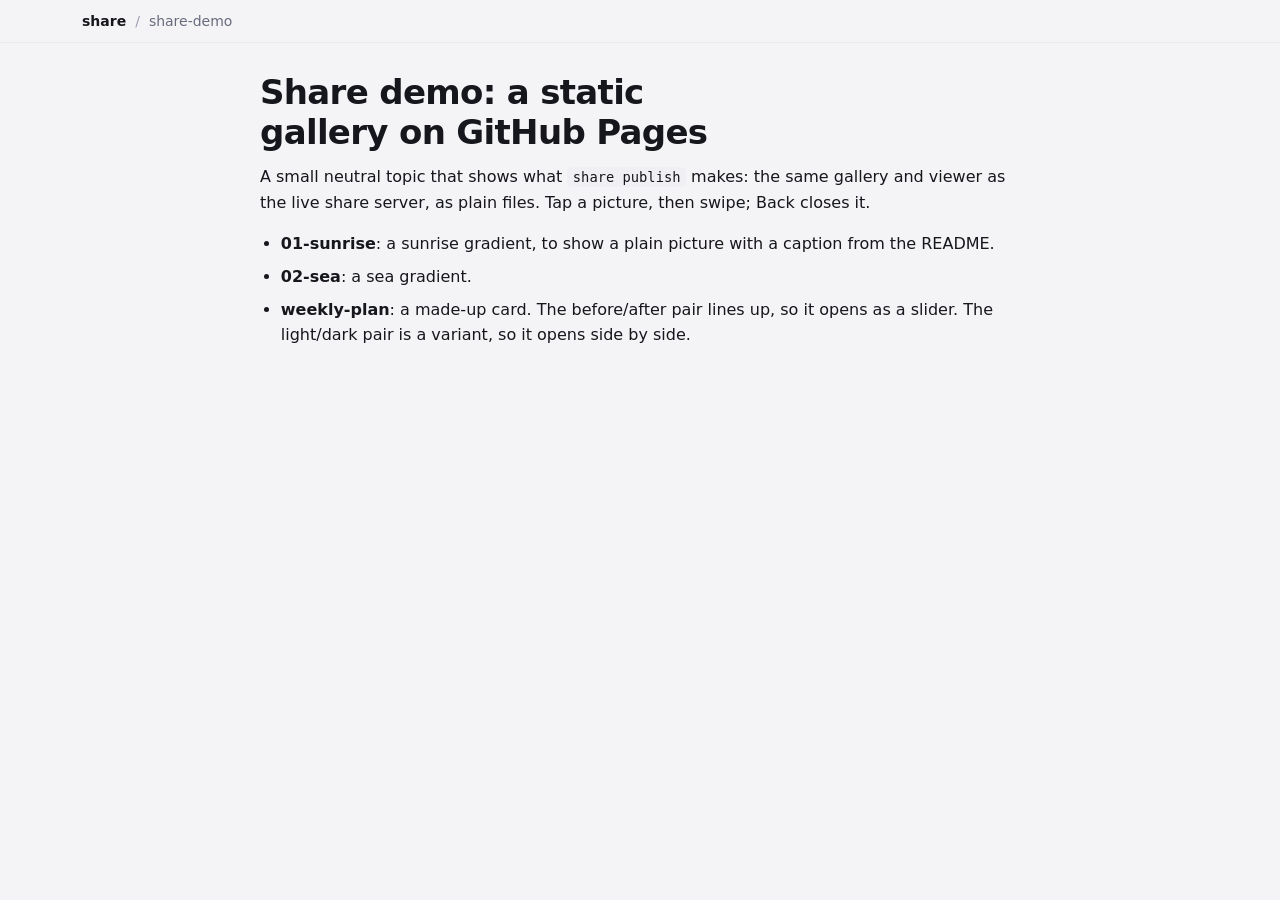
<file: share-demo/README.md.html>
<!doctype html><html lang="en"><head><meta charset="utf-8">
<meta name="viewport" content="width=device-width,initial-scale=1,viewport-fit=cover">
<meta name="color-scheme" content="light dark"><meta name="theme-color" content="#f5f5f7" media="(prefers-color-scheme: light)">
<meta name="theme-color" content="#0e0f13" media="(prefers-color-scheme: dark)">
<link rel="icon" href="../_share/icon.svg?v=1793607868"><link rel="stylesheet" href="../_share/app.css?v=1793607868">
<title>Share demo: a static gallery on GitHub Pages</title><script>document.documentElement.classList.add("js")</script></head><body class="">
<header class="bar"><nav class="crumbs"><a href="../" class="home">share</a><span class="sep">/</span><a href="../share-demo/">share-demo</a></nav></header>
<main><article class="prose doc"><h1>Share demo: a static gallery on GitHub Pages</h1>
<p>A small neutral topic that shows what <code>share publish</code> makes: the same gallery and viewer as the live share server, as plain files. Tap a picture, then swipe; Back closes it.</p>
<ul>
<li><strong>01-sunrise</strong>: a sunrise gradient, to show a plain picture with a caption from the README.</li>
<li><strong>02-sea</strong>: a sea gradient.</li>
<li><strong>weekly-plan</strong>: a made-up card. The before/after pair lines up, so it opens as a slider. The light/dark pair is a variant, so it opens side by side.</li>
</ul></article></main>
<script src="../_share/viewer.js?v=1793607868" defer></script></body></html>
</file>
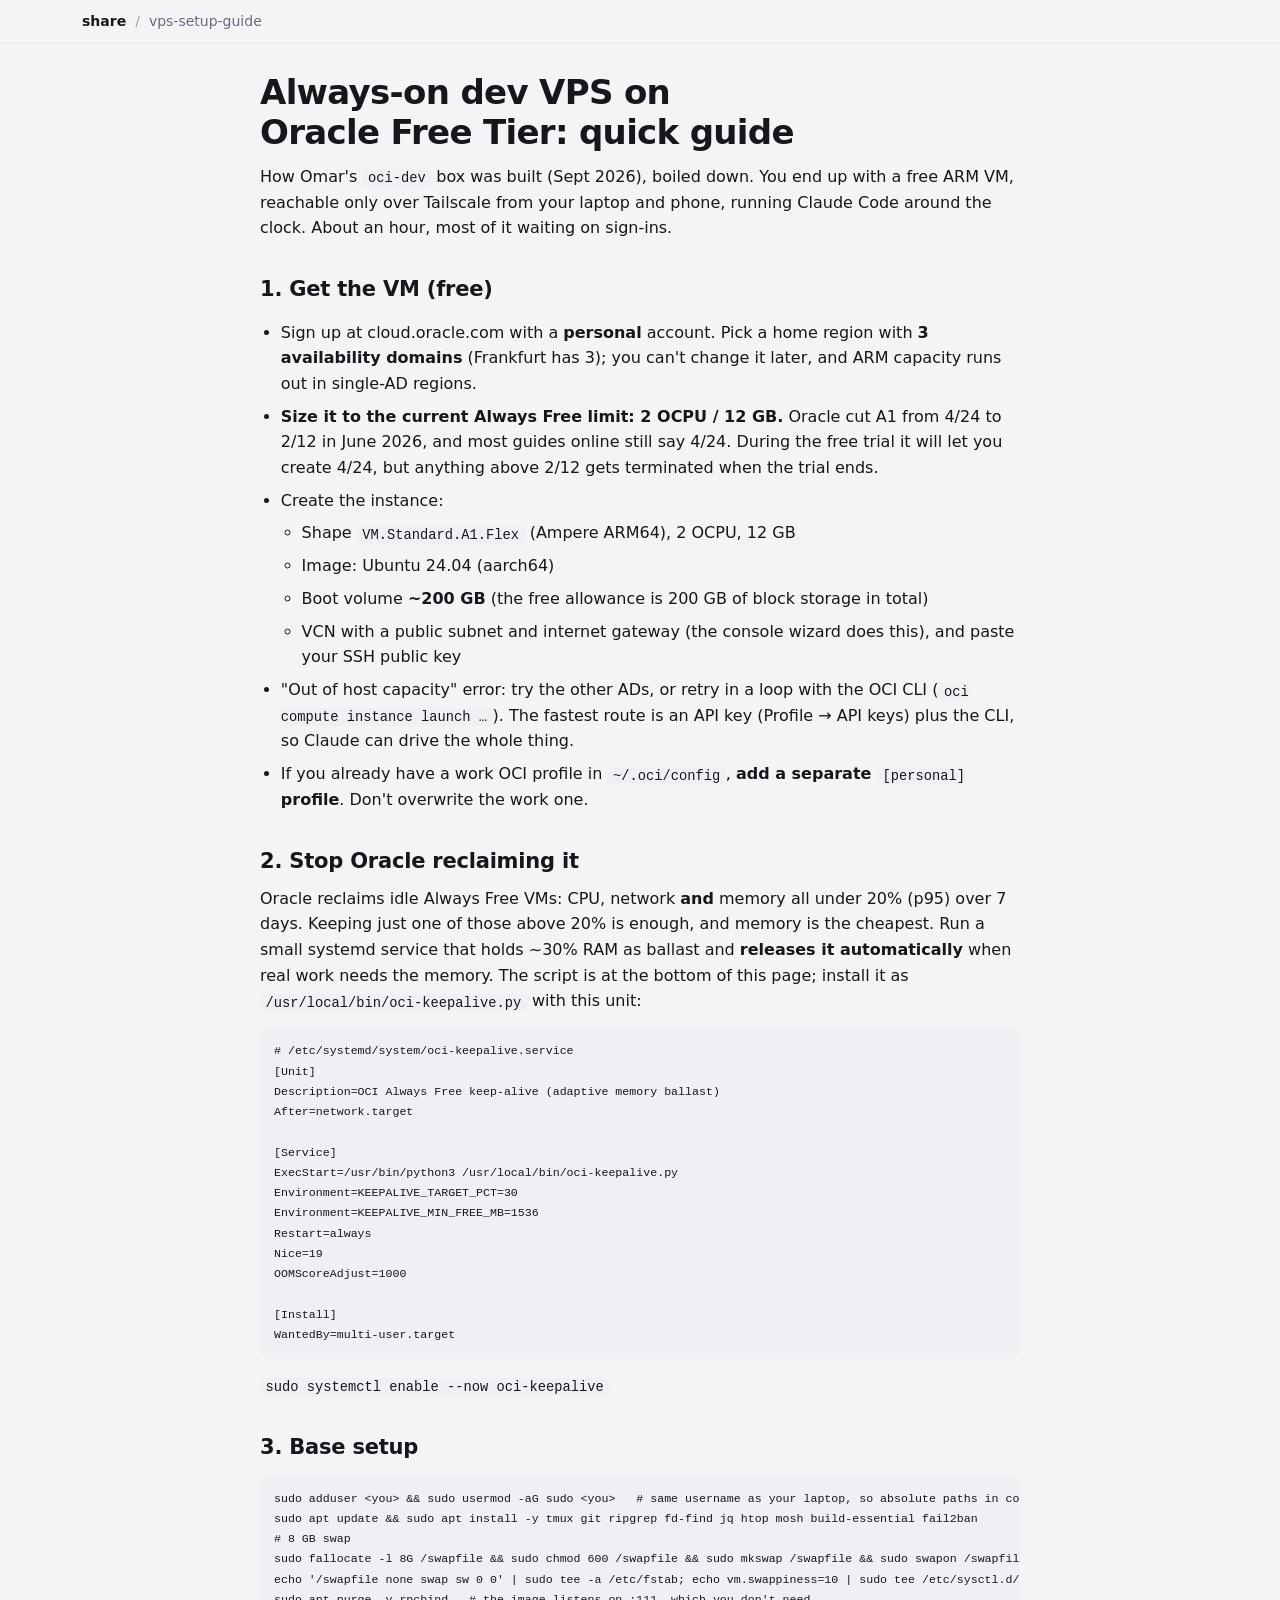
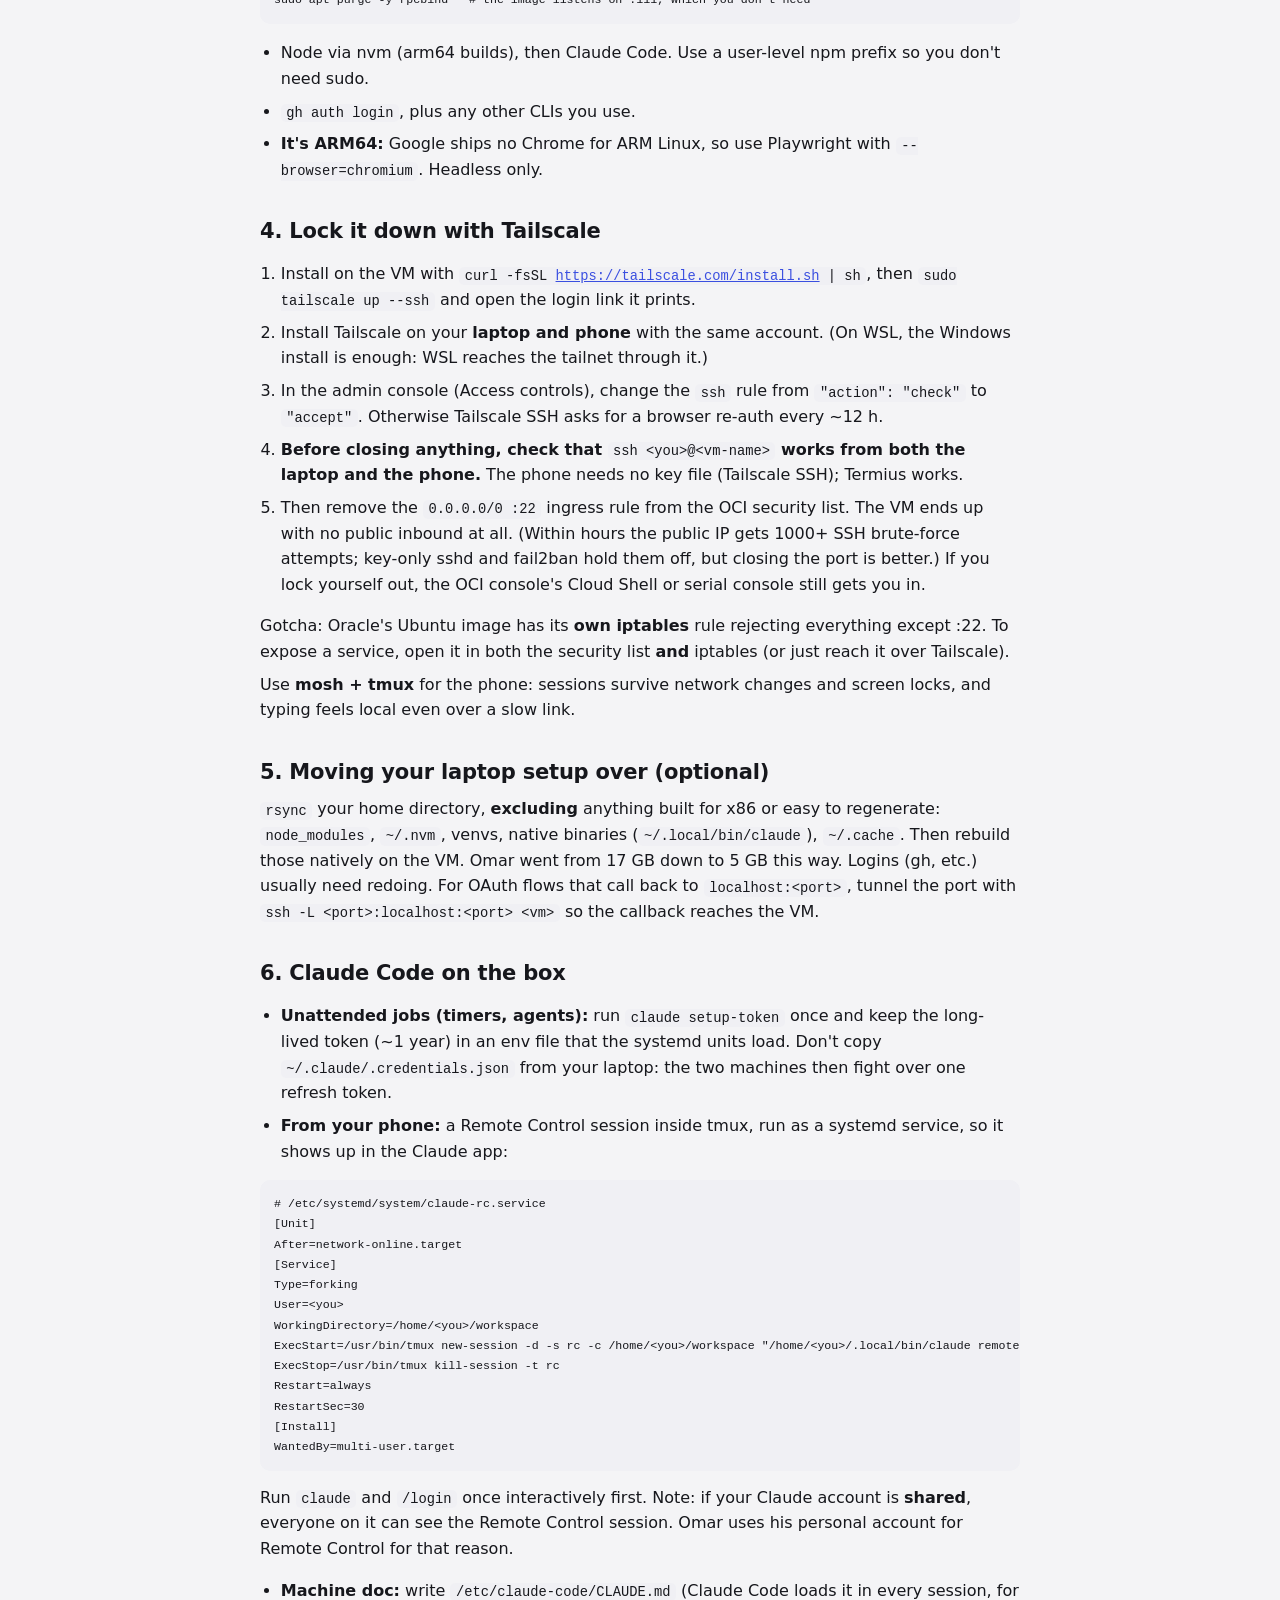
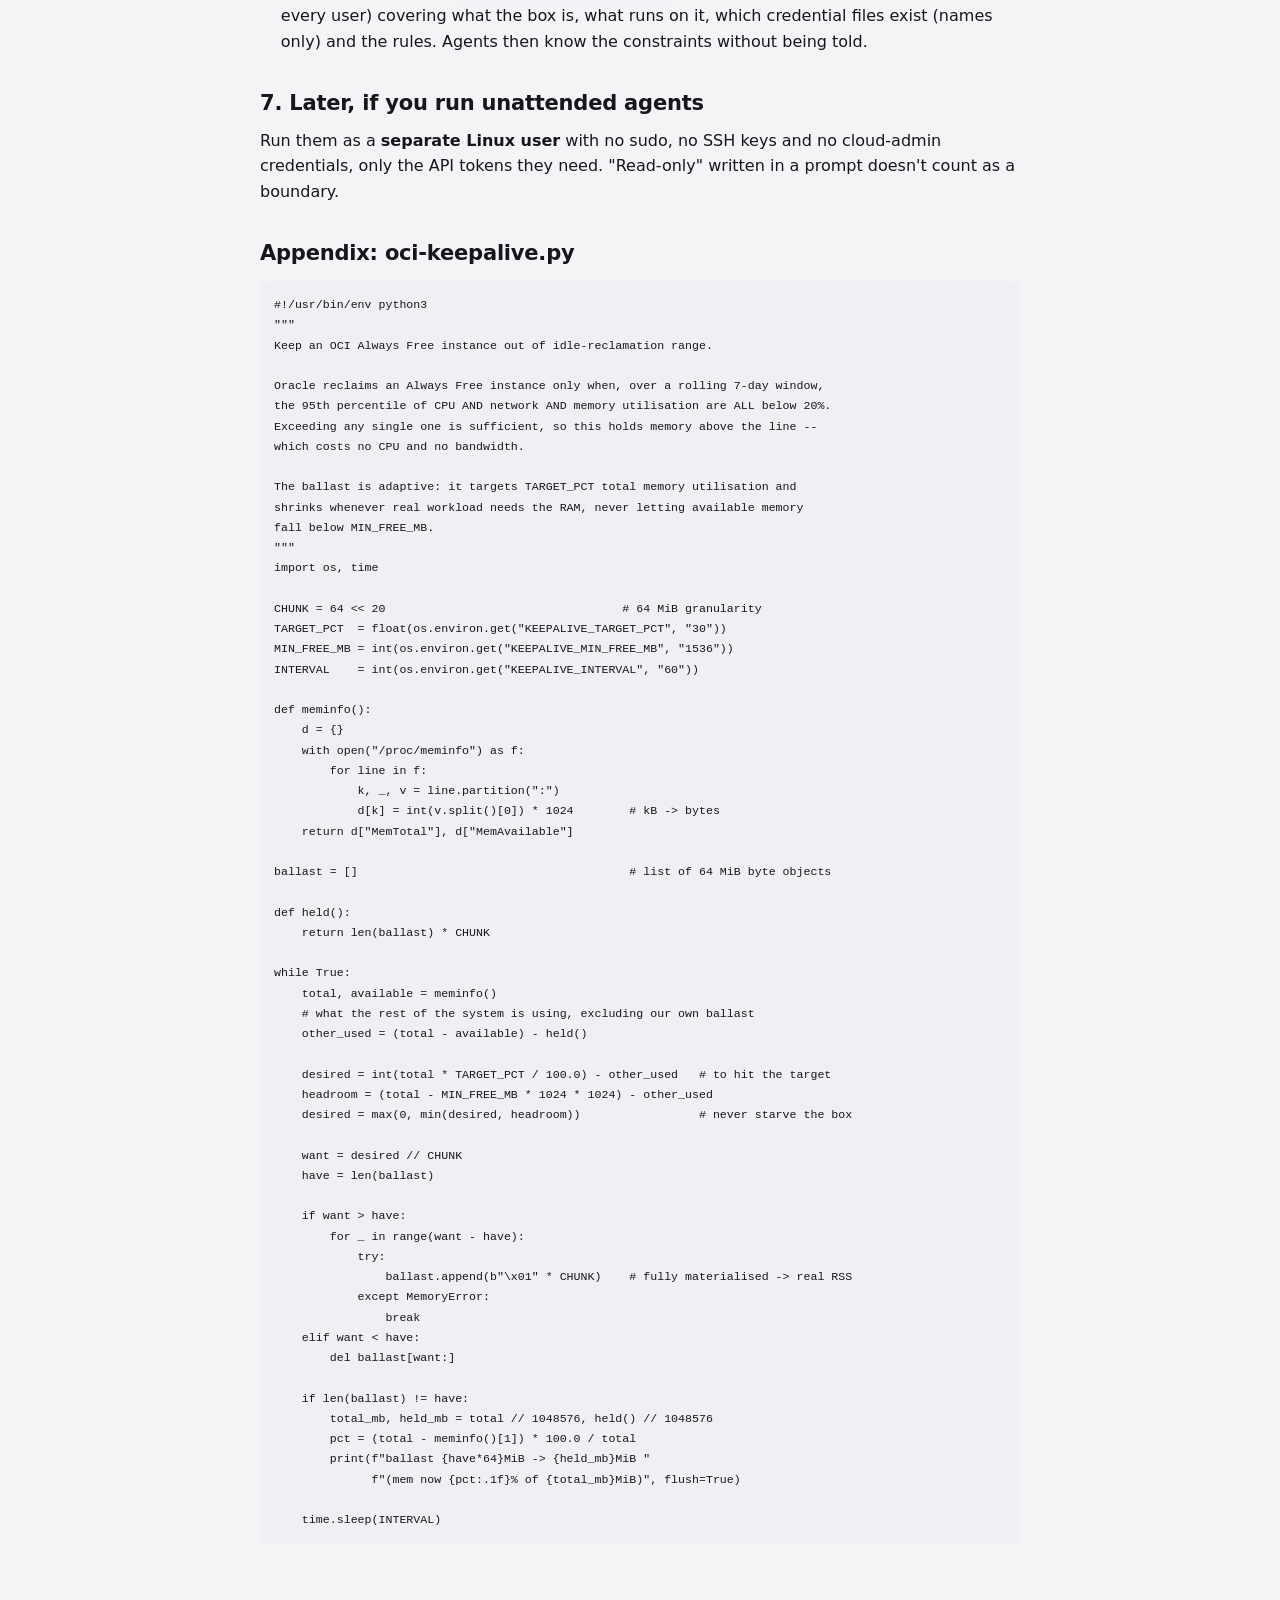
<file: vps-setup-guide/README.md.html>
<!doctype html><html lang="en"><head><meta charset="utf-8">
<meta name="viewport" content="width=device-width,initial-scale=1,viewport-fit=cover">
<meta name="color-scheme" content="light dark"><meta name="theme-color" content="#f5f5f7" media="(prefers-color-scheme: light)">
<meta name="theme-color" content="#0e0f13" media="(prefers-color-scheme: dark)">
<link rel="icon" href="../_share/icon.svg?v=1793607868"><link rel="stylesheet" href="../_share/app.css?v=1793607868">
<title>Always-on dev VPS on Oracle Free Tier: quick guide</title><script>document.documentElement.classList.add("js")</script></head><body class="">
<header class="bar"><nav class="crumbs"><a href="../" class="home">share</a><span class="sep">/</span><a href="../vps-setup-guide/">vps-setup-guide</a></nav></header>
<main><article class="prose doc"><h1>Always-on dev VPS on Oracle Free Tier: quick guide</h1>
<p>How Omar's <code>oci-dev</code> box was built (Sept 2026), boiled down. You end up with a free ARM VM, reachable only over Tailscale from your laptop and phone, running Claude Code around the clock. About an hour, most of it waiting on sign-ins.</p>
<h2>1. Get the VM (free)</h2>
<ul>
<li>Sign up at cloud.oracle.com with a <strong>personal</strong> account. Pick a home region with <strong>3 availability domains</strong> (Frankfurt has 3); you can't change it later, and ARM capacity runs out in single-AD regions.</li>
<li><strong>Size it to the current Always Free limit: 2 OCPU / 12 GB.</strong> Oracle cut A1 from 4/24 to 2/12 in June 2026, and most guides online still say 4/24. During the free trial it will let you create 4/24, but anything above 2/12 gets terminated when the trial ends.</li>
<li>Create the instance:
<ul>
<li>Shape <code>VM.Standard.A1.Flex</code> (Ampere ARM64), 2 OCPU, 12 GB</li>
<li>Image: Ubuntu 24.04 (aarch64)</li>
<li>Boot volume <strong>~200 GB</strong> (the free allowance is 200 GB of block storage in total)</li>
<li>VCN with a public subnet and internet gateway (the console wizard does this), and paste your SSH public key</li>
</ul>
<li>"Out of host capacity" error: try the other ADs, or retry in a loop with the OCI CLI (<code>oci compute instance launch …</code>). The fastest route is an API key (Profile → API keys) plus the CLI, so Claude can drive the whole thing.</li>
<li>If you already have a work OCI profile in <code>~/.oci/config</code>, <strong>add a separate <code>[personal]</code> profile</strong>. Don't overwrite the work one.</li>
</ul>
<h2>2. Stop Oracle reclaiming it</h2>
<p>Oracle reclaims idle Always Free VMs: CPU, network <strong>and</strong> memory all under 20% (p95) over 7 days. Keeping just one of those above 20% is enough, and memory is the cheapest. Run a small systemd service that holds ~30% RAM as ballast and <strong>releases it automatically</strong> when real work needs the memory. The script is at the bottom of this page; install it as <code>/usr/local/bin/oci-keepalive.py</code> with this unit:</p>
<pre><code># /etc/systemd/system/oci-keepalive.service
[Unit]
Description=OCI Always Free keep-alive (adaptive memory ballast)
After=network.target

[Service]
ExecStart=/usr/bin/python3 /usr/local/bin/oci-keepalive.py
Environment=KEEPALIVE_TARGET_PCT=30
Environment=KEEPALIVE_MIN_FREE_MB=1536
Restart=always
Nice=19
OOMScoreAdjust=1000

[Install]
WantedBy=multi-user.target</code></pre>
<p><code>sudo systemctl enable --now oci-keepalive</code></p>
<h2>3. Base setup</h2>
<pre><code>sudo adduser &lt;you&gt; &amp;&amp; sudo usermod -aG sudo &lt;you&gt;   # same username as your laptop, so absolute paths in configs still work
sudo apt update &amp;&amp; sudo apt install -y tmux git ripgrep fd-find jq htop mosh build-essential fail2ban
# 8 GB swap
sudo fallocate -l 8G /swapfile &amp;&amp; sudo chmod 600 /swapfile &amp;&amp; sudo mkswap /swapfile &amp;&amp; sudo swapon /swapfile
echo &#x27;/swapfile none swap sw 0 0&#x27; | sudo tee -a /etc/fstab; echo vm.swappiness=10 | sudo tee /etc/sysctl.d/99-swap.conf
sudo apt purge -y rpcbind   # the image listens on :111, which you don&#x27;t need</code></pre>
<ul>
<li>Node via nvm (arm64 builds), then Claude Code. Use a user-level npm prefix so you don't need sudo.</li>
<li><code>gh auth login</code>, plus any other CLIs you use.</li>
<li><strong>It's ARM64:</strong> Google ships no Chrome for ARM Linux, so use Playwright with <code>--browser=chromium</code>. Headless only.</li>
</ul>
<h2>4. Lock it down with Tailscale</h2>
<ol>
<li>Install on the VM with <code>curl -fsSL <a href="https://tailscale.com/install.sh">https://tailscale.com/install.sh</a> | sh</code>, then <code>sudo tailscale up --ssh</code> and open the login link it prints.</li>
<li>Install Tailscale on your <strong>laptop and phone</strong> with the same account. (On WSL, the Windows install is enough: WSL reaches the tailnet through it.)</li>
<li>In the admin console (Access controls), change the <code>ssh</code> rule from <code>"action": "check"</code> to <code>"accept"</code>. Otherwise Tailscale SSH asks for a browser re-auth every ~12 h.</li>
<li><strong>Before closing anything, check that <code>ssh &lt;you&gt;@&lt;vm-name&gt;</code> works from both the laptop and the phone.</strong> The phone needs no key file (Tailscale SSH); Termius works.</li>
<li>Then remove the <code>0.0.0.0/0 :22</code> ingress rule from the OCI security list. The VM ends up with no public inbound at all. (Within hours the public IP gets 1000+ SSH brute-force attempts; key-only sshd and fail2ban hold them off, but closing the port is better.) If you lock yourself out, the OCI console's Cloud Shell or serial console still gets you in.</li>
</ol>
<p>Gotcha: Oracle's Ubuntu image has its <strong>own iptables</strong> rule rejecting everything except :22. To expose a service, open it in both the security list <strong>and</strong> iptables (or just reach it over Tailscale).</p>
<p>Use <strong>mosh + tmux</strong> for the phone: sessions survive network changes and screen locks, and typing feels local even over a slow link.</p>
<h2>5. Moving your laptop setup over (optional)</h2>
<p><code>rsync</code> your home directory, <strong>excluding</strong> anything built for x86 or easy to regenerate: <code>node_modules</code>, <code>~/.nvm</code>, venvs, native binaries (<code>~/.local/bin/claude</code>), <code>~/.cache</code>. Then rebuild those natively on the VM. Omar went from 17 GB down to 5 GB this way. Logins (gh, etc.) usually need redoing. For OAuth flows that call back to <code>localhost:&lt;port&gt;</code>, tunnel the port with <code>ssh -L &lt;port&gt;:localhost:&lt;port&gt; &lt;vm&gt;</code> so the callback reaches the VM.</p>
<h2>6. Claude Code on the box</h2>
<ul>
<li><strong>Unattended jobs (timers, agents):</strong> run <code>claude setup-token</code> once and keep the long-lived token (~1 year) in an env file that the systemd units load. Don't copy <code>~/.claude/.credentials.json</code> from your laptop: the two machines then fight over one refresh token.</li>
<li><strong>From your phone:</strong> a Remote Control session inside tmux, run as a systemd service, so it shows up in the Claude app:</li>
</ul>
<pre><code># /etc/systemd/system/claude-rc.service
[Unit]
After=network-online.target
[Service]
Type=forking
User=&lt;you&gt;
WorkingDirectory=/home/&lt;you&gt;/workspace
ExecStart=/usr/bin/tmux new-session -d -s rc -c /home/&lt;you&gt;/workspace &quot;/home/&lt;you&gt;/.local/bin/claude remote-control --name &lt;vm-name&gt;&quot;
ExecStop=/usr/bin/tmux kill-session -t rc
Restart=always
RestartSec=30
[Install]
WantedBy=multi-user.target</code></pre>
<p>Run <code>claude</code> and <code>/login</code> once interactively first. Note: if your Claude account is <strong>shared</strong>, everyone on it can see the Remote Control session. Omar uses his personal account for Remote Control for that reason.</p>
<ul>
<li><strong>Machine doc:</strong> write <code>/etc/claude-code/CLAUDE.md</code> (Claude Code loads it in every session, for every user) covering what the box is, what runs on it, which credential files exist (names only) and the rules. Agents then know the constraints without being told.</li>
</ul>
<h2>7. Later, if you run unattended agents</h2>
<p>Run them as a <strong>separate Linux user</strong> with no sudo, no SSH keys and no cloud-admin credentials, only the API tokens they need. "Read-only" written in a prompt doesn't count as a boundary.</p>
<h2>Appendix: oci-keepalive.py</h2>
<pre><code>#!/usr/bin/env python3
&quot;&quot;&quot;
Keep an OCI Always Free instance out of idle-reclamation range.

Oracle reclaims an Always Free instance only when, over a rolling 7-day window,
the 95th percentile of CPU AND network AND memory utilisation are ALL below 20%.
Exceeding any single one is sufficient, so this holds memory above the line --
which costs no CPU and no bandwidth.

The ballast is adaptive: it targets TARGET_PCT total memory utilisation and
shrinks whenever real workload needs the RAM, never letting available memory
fall below MIN_FREE_MB.
&quot;&quot;&quot;
import os, time

CHUNK = 64 &lt;&lt; 20                                  # 64 MiB granularity
TARGET_PCT  = float(os.environ.get(&quot;KEEPALIVE_TARGET_PCT&quot;, &quot;30&quot;))
MIN_FREE_MB = int(os.environ.get(&quot;KEEPALIVE_MIN_FREE_MB&quot;, &quot;1536&quot;))
INTERVAL    = int(os.environ.get(&quot;KEEPALIVE_INTERVAL&quot;, &quot;60&quot;))

def meminfo():
    d = {}
    with open(&quot;/proc/meminfo&quot;) as f:
        for line in f:
            k, _, v = line.partition(&quot;:&quot;)
            d[k] = int(v.split()[0]) * 1024        # kB -&gt; bytes
    return d[&quot;MemTotal&quot;], d[&quot;MemAvailable&quot;]

ballast = []                                       # list of 64 MiB byte objects

def held():
    return len(ballast) * CHUNK

while True:
    total, available = meminfo()
    # what the rest of the system is using, excluding our own ballast
    other_used = (total - available) - held()

    desired = int(total * TARGET_PCT / 100.0) - other_used   # to hit the target
    headroom = (total - MIN_FREE_MB * 1024 * 1024) - other_used
    desired = max(0, min(desired, headroom))                 # never starve the box

    want = desired // CHUNK
    have = len(ballast)

    if want &gt; have:
        for _ in range(want - have):
            try:
                ballast.append(b&quot;\x01&quot; * CHUNK)    # fully materialised -&gt; real RSS
            except MemoryError:
                break
    elif want &lt; have:
        del ballast[want:]

    if len(ballast) != have:
        total_mb, held_mb = total // 1048576, held() // 1048576
        pct = (total - meminfo()[1]) * 100.0 / total
        print(f&quot;ballast {have*64}MiB -&gt; {held_mb}MiB &quot;
              f&quot;(mem now {pct:.1f}% of {total_mb}MiB)&quot;, flush=True)

    time.sleep(INTERVAL)</code></pre></article></main>
<script src="../_share/viewer.js?v=1793607868" defer></script></body></html>
</file>
<file: _share/app.css>
/* Share server UI. Light and dark follow the system; the viewer is always dark. */
:root {
  --bg: #f4f4f6; --surface: #fff; --surface-2: #f0f0f4; --text: #16171c; --muted: #676b7c; --faint: #9a9daf;
  --line: #e4e4ea; --accent: #3a4fe0; --accent-soft: #e9ecff; --shadow: 0 1px 2px rgba(20,22,40,.06), 0 4px 16px rgba(20,22,40,.06);
  --before: #b45309; --before-bg: #fff4e5; --after: #157347; --after-bg: #e3f6ec; --prod: #2756c5; --prod-bg: #e7efff;
  --radius: 14px; --mono: ui-monospace, "SF Mono", "JetBrains Mono", Menlo, Consolas, monospace;
  --sans: -apple-system, BlinkMacSystemFont, "Segoe UI Variable", "Segoe UI", Roboto, "Noto Sans", "Noto Sans Arabic", system-ui, sans-serif;
  color-scheme: light dark;
}
@media (prefers-color-scheme: dark) {
  :root {
    --bg: #0e0f13; --surface: #17181e; --surface-2: #1e2027; --text: #ececf1; --muted: #a0a3b3; --faint: #6d7082;
    --line: #272932; --accent: #93a2ff; --accent-soft: #232848; --shadow: 0 1px 2px rgba(0,0,0,.4), 0 6px 20px rgba(0,0,0,.25);
    --before: #f6ad55; --before-bg: #3a2810; --after: #5fd39a; --after-bg: #0f3424; --prod: #8db1ff; --prod-bg: #182a52;
  }
}
* { box-sizing: border-box; }
html { -webkit-text-size-adjust: 100%; }
body { margin: 0; background: var(--bg); color: var(--text); font: 16px/1.6 var(--sans); -webkit-font-smoothing: antialiased; }
a { color: var(--accent); text-underline-offset: 2px; }
img { max-width: 100%; }
svg { width: 1em; height: 1em; fill: none; stroke: currentColor; stroke-width: 1.6; stroke-linecap: round; stroke-linejoin: round; }

/* top bar */
.bar { position: sticky; top: 0; z-index: 5; backdrop-filter: saturate(1.6) blur(14px); -webkit-backdrop-filter: saturate(1.6) blur(14px);
  background: color-mix(in srgb, var(--bg) 82%, transparent); border-bottom: 1px solid color-mix(in srgb, var(--line) 70%, transparent);
  padding: 10px max(18px, env(safe-area-inset-left)) 10px max(18px, env(safe-area-inset-right)); padding-top: max(10px, env(safe-area-inset-top)); }
.crumbs { max-width: 1120px; margin: 0 auto; font-size: 14px; color: var(--muted); white-space: nowrap; overflow-x: auto; scrollbar-width: none; }
.crumbs::-webkit-scrollbar { display: none; }
.crumbs a { color: var(--muted); text-decoration: none; padding: 4px 2px; }
.crumbs a:hover { color: var(--text); }
.crumbs .home { font-weight: 650; color: var(--text); }
.crumbs .sep { margin: 0 7px; color: var(--faint); }
.crumbs [aria-current] { color: var(--text); font-weight: 550; }

main { max-width: 1120px; margin: 0 auto; padding: 20px 18px 80px; padding-bottom: max(80px, env(safe-area-inset-bottom)); }
.hero h1, .prose h1 { font-size: clamp(25px, 4.5vw, 34px); line-height: 1.18; letter-spacing: -.02em; margin: .25em 0 .35em; font-weight: 720; text-wrap: balance; }
.lede { color: var(--muted); margin: 0 0 14px; }
.folder-meta { color: var(--muted); font-size: 14px; margin: 6px 0 4px; }
section { margin-top: 30px; }
.sh { font-size: 13px; text-transform: uppercase; letter-spacing: .08em; color: var(--muted); font-weight: 650; margin: 0 0 12px; }
.sh small { text-transform: none; letter-spacing: 0; font-weight: 450; color: var(--faint); margin-left: 6px; font-size: 13px; }

/* index */
.filter { width: 100%; max-width: 420px; font: inherit; font-size: 16px; padding: 10px 14px; border-radius: 12px; border: 1px solid var(--line);
  background: var(--surface); color: var(--text); outline: none; }
.filter:focus { border-color: var(--accent); box-shadow: 0 0 0 3px var(--accent-soft); }
.topics { display: grid; grid-template-columns: repeat(auto-fill, minmax(260px, 1fr)); gap: 14px; margin-top: 18px; }
.topic, .sub-folder { display: flex; flex-direction: column; text-decoration: none; color: inherit; background: var(--surface); border-radius: var(--radius);
  overflow: hidden; box-shadow: var(--shadow); border: 1px solid var(--line); transition: transform .15s ease, box-shadow .15s ease; }
.topic:hover, .sub-folder:hover, .card:hover, .pdf:hover { transform: translateY(-2px); }
.topic .cover, .sub-folder .cover { aspect-ratio: 16 / 7; background: hsl(var(--h, 230) 55% 92%); position: relative; overflow: hidden;
  display: grid; place-items: center; color: hsl(var(--h, 230) 45% 40%); font-size: 30px; }
@media (prefers-color-scheme: dark) { .topic .cover, .sub-folder .cover { background: hsl(var(--h, 230) 30% 18%); color: hsl(var(--h, 230) 60% 75%); } }
.cover img { position: absolute; inset: 0; width: 100%; height: 100%; object-fit: cover; object-position: top left; }
.initial { font-weight: 750; font-size: 34px; letter-spacing: -.02em; }
.topic .meta, .sub-folder .meta { padding: 11px 14px 13px; display: flex; flex-direction: column; gap: 1px; min-width: 0; }
.topic strong, .sub-folder strong { font-weight: 640; line-height: 1.3; display: -webkit-box; -webkit-line-clamp: 2; -webkit-box-orient: vertical; overflow: hidden; }
.slug { font: 12.5px var(--mono); color: var(--muted); }
.sub { font-size: 13px; color: var(--faint); }
@media (max-width: 560px) {
  .topics { grid-template-columns: 1fr; gap: 8px; }
  .topic { flex-direction: row; align-items: center; }
  .topic .cover { flex: none; width: 72px; height: 72px; aspect-ratio: auto; margin: 8px 0 8px 8px; border-radius: 10px; font-size: 24px; }
  .topic .initial { font-size: 26px; }
  .topic .meta { padding: 8px 12px; }
}
.folders { display: grid; grid-template-columns: repeat(auto-fill, minmax(220px, 1fr)); gap: 12px; }
.sub-folder .cover { aspect-ratio: 16 / 6; }

/* gallery */
.gallery { display: grid; grid-template-columns: repeat(auto-fill, minmax(250px, 1fr)); gap: 16px; }
@media (max-width: 560px) { .gallery { grid-template-columns: 1fr 1fr; gap: 10px; } main { padding-left: 12px; padding-right: 12px; } }
.card { display: flex; flex-direction: column; text-decoration: none; color: inherit; background: var(--surface); border-radius: var(--radius);
  overflow: hidden; border: 1px solid var(--line); box-shadow: var(--shadow); transition: transform .15s ease; -webkit-tap-highlight-color: transparent; }
.card:active { transform: scale(.98); }
.thumb { position: relative; aspect-ratio: 4 / 3; background: var(--surface-2); overflow: hidden; }
.thumb img, .thumb video { width: 100%; height: 100%; object-fit: cover; object-position: top center; display: block; }
.js .thumb img { opacity: 0; transition: opacity .35s ease; }
.js .thumb img.ok { opacity: 1; }
.js .thumb::after { content: ""; position: absolute; inset: 0; background: linear-gradient(100deg, transparent 30%, color-mix(in srgb, var(--surface) 55%, transparent) 50%, transparent 70%);
  background-size: 250% 100%; animation: shimmer 1.4s linear infinite; pointer-events: none; }
.thumb.loaded::after { display: none; }
@keyframes shimmer { from { background-position: 120% 0; } to { background-position: -120% 0; } }
.group .thumb img { position: absolute; inset: 0; }
.group .thumb img.right { clip-path: inset(0 0 0 50%); }
.group .thumb.pair img { width: 50%; object-position: top left; }
.group .thumb.pair img.right { left: 50%; clip-path: none; }
.group .thumb.pair .seam { width: 3px; margin-left: -1.5px; background: var(--surface); box-shadow: none; }
.seam { position: absolute; top: 0; bottom: 0; left: 50%; width: 2px; margin-left: -1px; background: #fff; box-shadow: 0 0 0 1px rgba(0,0,0,.15), 0 0 8px rgba(0,0,0,.35); }
.tag { position: absolute; bottom: 7px; font-size: 11px; font-weight: 650; padding: 2px 7px; border-radius: 99px; background: rgba(15,16,22,.72); color: #fff;
  backdrop-filter: blur(6px); letter-spacing: .01em; }
.tag.l { left: 7px; } .tag.r { right: 7px; }
.corner { position: absolute; right: 8px; top: 8px; width: 28px; height: 28px; border-radius: 9px; background: rgba(15,16,22,.68); color: #fff;
  display: grid; place-items: center; font-size: 17px; backdrop-filter: blur(6px); }
.play { position: absolute; inset: 0; margin: auto; width: 52px; height: 52px; border-radius: 50%; background: rgba(15,16,22,.62); color: #fff;
  display: grid; place-items: center; font-size: 24px; backdrop-filter: blur(6px); padding-left: 3px; }
.cap { padding: 10px 12px 12px; display: flex; flex-direction: column; gap: 5px; min-width: 0; }
.cap .t { font-weight: 600; font-size: 14.5px; line-height: 1.32; display: -webkit-box; -webkit-line-clamp: 2; -webkit-box-orient: vertical; overflow: hidden; }
.cap .d { font-size: 13px; color: var(--muted); line-height: 1.4; display: -webkit-box; -webkit-line-clamp: 2; -webkit-box-orient: vertical; overflow: hidden; }
.num { font: 600 12px var(--mono); color: var(--accent); background: var(--accent-soft); padding: 1px 6px; border-radius: 6px; margin-right: 6px; vertical-align: 1px; }
.badges { display: flex; flex-wrap: wrap; gap: 4px; }
.badges:empty { display: none; }
.badge { font-size: 11.5px; font-weight: 560; padding: 1px 8px; border-radius: 99px; background: var(--surface-2); color: var(--muted); border: 1px solid var(--line); line-height: 1.6; }
.b-before { color: var(--before); background: var(--before-bg); border-color: transparent; }
.b-after, .b-new { color: var(--after); background: var(--after-bg); border-color: transparent; }
.b-prod, .b-old, .b-current { color: var(--prod); background: var(--prod-bg); border-color: transparent; }
.tag.b-before { background: #b45309; color: #fff; } .tag.b-after, .tag.b-new { background: #157347; color: #fff; } .tag.b-prod, .tag.b-old, .tag.b-current { background: #2756c5; color: #fff; }

/* pdfs + files */
.pdfs { display: grid; grid-template-columns: repeat(auto-fill, minmax(170px, 1fr)); gap: 14px; }
@media (max-width: 560px) { .pdfs { grid-template-columns: 1fr 1fr; gap: 10px; } }
.pdf { text-decoration: none; color: inherit; display: flex; flex-direction: column; gap: 8px; transition: transform .15s ease; }
.pdf .page { position: relative; aspect-ratio: 1 / 1.3; border-radius: 10px; overflow: hidden; background: var(--surface); border: 1px solid var(--line);
  box-shadow: var(--shadow); display: grid; place-items: center; color: var(--faint); font-size: 42px; }
.pdf .page img { position: absolute; inset: 0; width: 100%; height: 100%; object-fit: cover; object-position: top; background: #fff; }
.pdf .meta { display: flex; flex-direction: column; min-width: 0; }
.pdf strong { font-size: 14px; font-weight: 600; line-height: 1.3; }
.pdf .sub { overflow: hidden; text-overflow: ellipsis; white-space: nowrap; }
.files { list-style: none; padding: 0; margin: 0; background: var(--surface); border: 1px solid var(--line); border-radius: var(--radius); overflow: hidden; }
.files li + li { border-top: 1px solid var(--line); }
.files a { display: flex; align-items: center; gap: 12px; padding: 12px 14px; color: inherit; text-decoration: none; }
.files a:hover { background: var(--surface-2); }
.files .ic { font-size: 21px; color: var(--accent); display: grid; flex: none; }
.files .fn { flex: 1; min-width: 0; overflow-wrap: anywhere; font-size: 15px; }
.files .sz { color: var(--faint); font-size: 13px; white-space: nowrap; font-variant-numeric: tabular-nums; }

/* prose (README + .md pages) */
.prose { max-width: 760px; }
.doc { margin: 0 auto; }
.prose h2 { font-size: 21px; letter-spacing: -.01em; margin: 1.7em 0 .5em; line-height: 1.3; }
.prose h3 { font-size: 17px; margin: 1.4em 0 .4em; }
.prose p, .prose li { margin: .45em 0; }
.prose ul, .prose ol { padding-left: 1.3em; }
.prose strong { font-weight: 650; }
.prose code { font: .86em var(--mono); background: var(--surface-2); padding: .12em .4em; border-radius: 5px; overflow-wrap: anywhere; }
.prose pre { background: var(--surface-2); padding: 14px; border-radius: 10px; overflow-x: auto; font-size: 13.5px; line-height: 1.5; }
.prose pre code { background: none; padding: 0; overflow-wrap: normal; }
.prose .tw { overflow-x: auto; margin: 1em 0; border: 1px solid var(--line); border-radius: 10px; }
.prose table { border-collapse: collapse; font-size: 14px; min-width: 100%; }
.prose th, .prose td { border-bottom: 1px solid var(--line); padding: 8px 11px; text-align: left; vertical-align: top; }
.prose tr:last-child td { border-bottom: 0; }
.prose th { background: var(--surface-2); font-weight: 620; }
.prose blockquote { border-left: 3px solid var(--accent); margin: .8em 0; padding: .2em 1em; color: var(--muted); }
.prose hr { border: 0; border-top: 1px solid var(--line); margin: 2em 0; }
.prose img { border-radius: 10px; border: 1px solid var(--line); cursor: zoom-in; display: block; margin: .6em 0; background: var(--surface-2); }
.prose video { display: block; width: 100%; max-width: 100%; max-height: 70vh; height: auto; margin: .6em 0; border-radius: 10px; border: 1px solid var(--line); background: #000; }
.prose td img, .prose td video { max-width: 220px; max-height: 160px; }
.prose a { overflow-wrap: anywhere; }

/* ───────────── viewer ───────────── */
html.viewing, html.viewing body { overflow: hidden; }
.vw:focus { outline: none; }
.vw { position: fixed; inset: 0; z-index: 100; color: #f1f1f4; font-family: var(--sans); touch-action: none; user-select: none; -webkit-user-select: none;
  --chrome: rgba(10,10,14,.62); }
.vw-bg { position: absolute; inset: 0; background: #07070a; opacity: 0; transition: opacity .22s ease; }
.vw.open .vw-bg { opacity: 1; }
.vw-track { position: absolute; inset: 0; display: flex; will-change: transform; }
.vw-slide { position: relative; flex: 0 0 100%; width: 100%; height: 100%; overflow: hidden; }
.vw-stage { position: absolute; inset: 0; }
.vw-media { position: absolute; left: 0; top: 0; transform-origin: 0 0; will-change: transform; max-width: none; }
img.vw-media { opacity: 0; transition: opacity .25s ease; }
img.vw-media.ok { opacity: 1; }
.vw-video { position: absolute; left: 0; right: 0; margin: 0 auto; max-width: 100%; width: auto; height: auto; background: #000; touch-action: auto; }
.vw.anim .vw-track, .vw.anim .vw-media { transition: transform .28s cubic-bezier(.2,.8,.2,1); }
.vw-spin { position: absolute; inset: 0; margin: auto; width: 34px; height: 34px; border-radius: 50%; border: 3px solid rgba(255,255,255,.18);
  border-top-color: rgba(255,255,255,.8); animation: spin .8s linear infinite; }
@keyframes spin { to { transform: rotate(1turn); } }
.vw-err { position: absolute; inset: 0; display: grid; place-items: center; color: #aaa; font-size: 14px; }

.vw-top, .vw-bottom { position: absolute; left: 0; right: 0; z-index: 3; transition: opacity .2s ease, transform .2s ease; }
.vw-top { top: 0; display: flex; align-items: center; gap: 6px; padding: max(8px, env(safe-area-inset-top)) max(10px, env(safe-area-inset-right)) 18px max(10px, env(safe-area-inset-left));
  background: linear-gradient(rgba(0,0,0,.6), rgba(0,0,0,0)); }
.vw-pos { font: 600 14px var(--sans); font-variant-numeric: tabular-nums; padding: 0 6px; letter-spacing: .02em; flex: 1; }
.vw-btn { appearance: none; border: 0; background: transparent; color: inherit; width: 42px; height: 42px; border-radius: 12px; display: grid; place-items: center;
  font-size: 22px; cursor: pointer; text-decoration: none; -webkit-tap-highlight-color: transparent; flex: none; }
.vw-btn:hover { background: rgba(255,255,255,.12); }
.vw-btn:focus-visible { outline: 2px solid #9fb0ff; }
.vw-bottom { bottom: 0; padding: 30px max(16px, env(safe-area-inset-right)) max(14px, env(safe-area-inset-bottom)) max(16px, env(safe-area-inset-left));
  background: linear-gradient(rgba(0,0,0,0), rgba(0,0,0,.55) 30%, rgba(0,0,0,.78)); }
.vw.bare .vw-top { opacity: 0; transform: translateY(-8px); pointer-events: none; }
.vw.bare .vw-bottom { opacity: 0; transform: translateY(8px); pointer-events: none; }
.vw.bare .vw-nav { opacity: 0; pointer-events: none; }
.vw-cap { max-width: 860px; margin: 0 auto; }
.vw-sec { font-size: 12px; text-transform: uppercase; letter-spacing: .08em; color: #a9acbf; margin-bottom: 2px; }
.vw-title { font-size: 17px; font-weight: 650; line-height: 1.3; letter-spacing: -.005em; display: flex; flex-wrap: wrap; align-items: center; gap: 6px 8px; }
.vw-title .num { background: rgba(147,162,255,.18); color: #b9c3ff; margin: 0; }
.vw-title .badge { background: rgba(255,255,255,.1); color: #d6d8e2; border-color: transparent; font-size: 11.5px; }
.vw-title .b-before { background: rgba(246,173,85,.2); color: #fbc98a; } .vw-title .b-after { background: rgba(95,211,154,.18); color: #8fe6bb; }
.vw-title .b-prod { background: rgba(141,177,255,.2); color: #b8cdff; }
.vw-desc { font-size: 14px; line-height: 1.45; color: #c9cbd6; margin-top: 4px; max-height: 4.4em; overflow: hidden; cursor: pointer; }
.vw-desc.more { max-height: 40vh; overflow-y: auto; }
.vw-desc:empty { display: none; }
.vw-file { font: 12px var(--mono); color: #8a8da0; margin-top: 4px; overflow-wrap: anywhere; display: flex; flex-wrap: wrap; gap: 2px 14px; }
.vw-fn b { font: 600 11px var(--sans); color: #b5b8c8; margin-right: 4px; text-transform: uppercase; letter-spacing: .04em; }
.vw-strip { display: flex; gap: 6px; overflow-x: auto; margin: 12px auto 0; max-width: 860px; padding: 2px; scrollbar-width: none; scroll-behavior: smooth; }
.vw-strip::-webkit-scrollbar { display: none; }
.vw-strip button { flex: none; width: 54px; height: 40px; border-radius: 7px; overflow: hidden; padding: 0; border: 2px solid transparent; background: #222;
  opacity: .5; cursor: pointer; transition: opacity .15s, border-color .15s; }
.vw-strip button.on { opacity: 1; border-color: #fff; }
.vw-strip img { width: 100%; height: 100%; object-fit: cover; object-position: top; display: block; }
.vw-strip .sv { display: grid; place-items: center; color: #fff; font-size: 18px; height: 100%; }
.vw-nav { position: absolute; top: 50%; z-index: 3; width: 48px; height: 48px; margin-top: -24px; border-radius: 50%; border: 0; background: rgba(20,20,26,.55);
  color: #fff; display: grid; place-items: center; font-size: 22px; cursor: pointer; backdrop-filter: blur(8px); transition: opacity .2s, background .15s; }
.vw-nav:hover { background: rgba(40,40,52,.85); }
.vw-nav.prev { left: max(14px, env(safe-area-inset-left)); } .vw-nav.next { right: max(14px, env(safe-area-inset-right)); }
.vw-nav[disabled] { opacity: 0 !important; pointer-events: none; }
@media (hover: none) { .vw-nav { display: none; } }
.vw-toast { position: absolute; left: 50%; top: 50%; transform: translate(-50%, -50%); z-index: 4; background: rgba(20,20,26,.8); padding: 8px 14px;
  border-radius: 10px; font-size: 13px; pointer-events: none; opacity: 0; transition: opacity .25s; }
.vw-toast.on { opacity: 1; }

/* compare */
.vw-cmp { position: absolute; inset: 0; }
.vw-cmp .layer { position: absolute; inset: 0; }
.vw-cmp img { position: absolute; inset: 0; width: 100%; height: 100%; object-fit: contain; pointer-events: none; }
.vw-cmp .side { position: absolute; inset: 0; display: flex; gap: 10px; padding: 0 10px; }
.vw-cmp .side figure { flex: 1; margin: 0; position: relative; display: flex; flex-direction: column; min-width: 0; }
.vw-cmp .side figure > div { position: relative; flex: 1; }
.vw-cmp .side figcaption { text-align: center; font-size: 12px; font-weight: 650; padding: 6px 0 0; color: #c9cbd6; }
@media (max-aspect-ratio: 1/1) { .vw-cmp .side { flex-direction: column; padding: 0; gap: 6px; } }
.vw-cmp .divider { position: absolute; top: 0; bottom: 0; width: 2px; margin-left: -1px; background: #fff; box-shadow: 0 0 0 1px rgba(0,0,0,.25), 0 0 12px rgba(0,0,0,.4); pointer-events: none; }
.vw-cmp .knob { position: absolute; top: 50%; left: 50%; width: 40px; height: 40px; margin: -20px 0 0 -20px; border-radius: 50%; background: #fff; color: #111;
  display: grid; place-items: center; font-size: 20px; box-shadow: 0 2px 10px rgba(0,0,0,.4); }
.vw-cmp .lbl, .vw-cmp .flipl, .lbl-inline { background: #454857; }
.vw-cmp .lbl { position: absolute; top: 12px; font-size: 12px; font-weight: 700; padding: 3px 9px; border-radius: 99px; color: #fff; pointer-events: none; }
.vw-cmp .lbl.l { left: 12px; } .vw-cmp .lbl.r { right: 12px; }
.vw-cmp .flipl { position: absolute; left: 50%; top: 12px; transform: translateX(-50%); font-size: 12px; font-weight: 700; padding: 3px 11px; border-radius: 99px; color: #fff; pointer-events: none; }
.lbl.b-before, .flipl.b-before { background: #b45309; } .lbl.b-after, .flipl.b-after, .lbl.b-new, .flipl.b-new { background: #157347; }
.lbl.b-prod, .flipl.b-prod, .lbl.b-old, .flipl.b-old, .lbl.b-current, .flipl.b-current { background: #2756c5; }
.lbl-inline { padding: 2px 9px; border-radius: 99px; color: #fff !important; }
.lbl-inline.b-before { background: #b45309; } .lbl-inline.b-after, .lbl-inline.b-new { background: #157347; } .lbl-inline.b-prod, .lbl-inline.b-old, .lbl-inline.b-current { background: #2756c5; }
.vw-ctl { display: flex; flex-wrap: wrap; gap: 8px; align-items: center; margin-top: 10px; }
.seg { display: inline-flex; background: rgba(255,255,255,.1); border-radius: 10px; padding: 3px; gap: 2px; }
.seg button { appearance: none; border: 0; background: transparent; color: #d6d8e2; font: 600 13px var(--sans); padding: 6px 11px; border-radius: 8px; cursor: pointer; }
.seg button.on { background: #fff; color: #111; }
.vw-hint { font-size: 12px; color: #9497aa; }
@media (prefers-reduced-motion: reduce) { .vw.anim .vw-track, .vw.anim .vw-media, .thumb img, .vw-bg { transition: none; } .js .thumb::after { animation: none; } }
</file>
